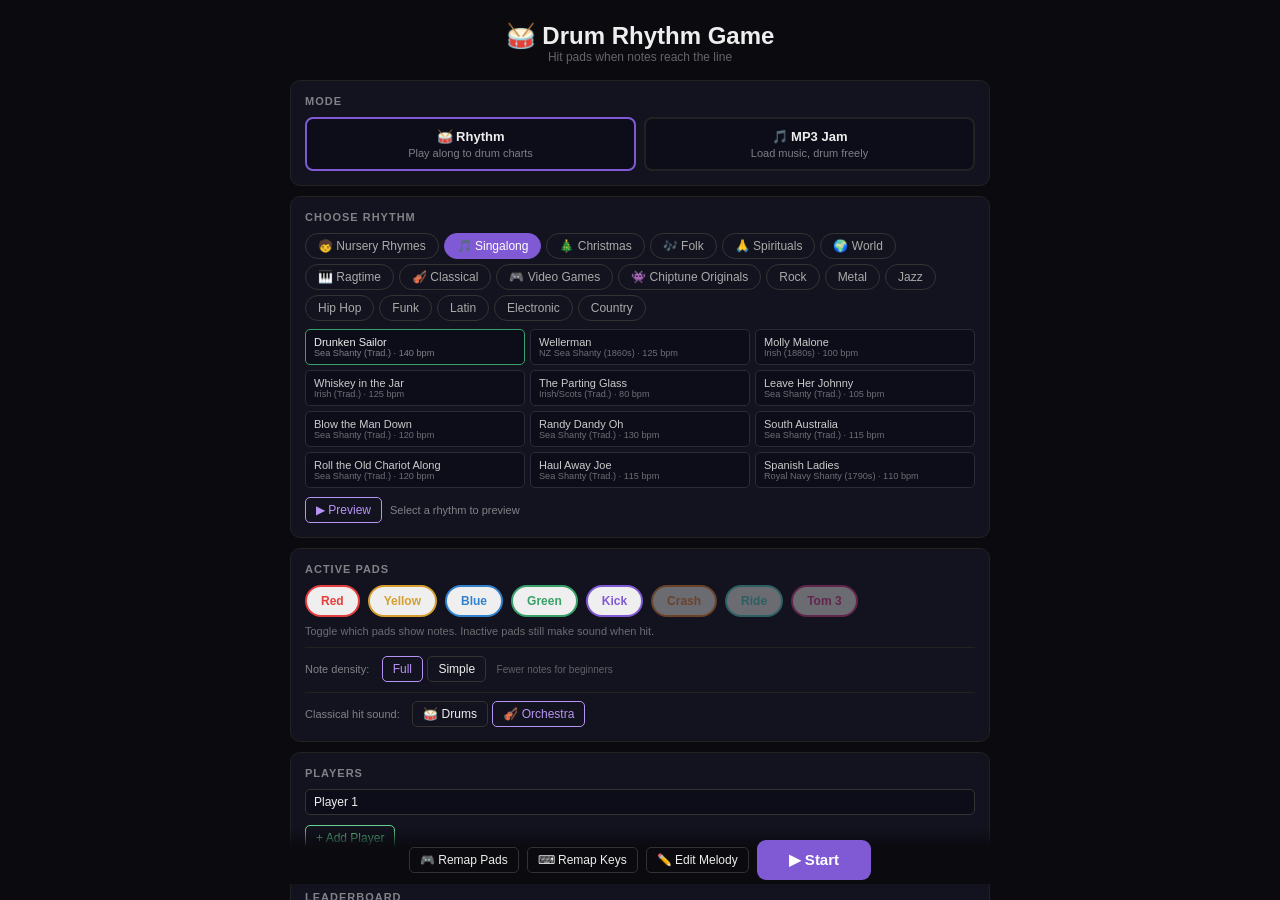
<file: index.html>
<!DOCTYPE html>
<html lang="en">
<head>
<meta charset="UTF-8">
<title>🥁 Drum Rhythm Game</title>
<style>
*{box-sizing:border-box;margin:0;padding:0;}
body{background:#0a0a0f;color:#eee;font-family:sans-serif;height:100vh;display:flex;flex-direction:column;overflow:hidden;}
.screen{display:none;flex-direction:column;align-items:center;width:100%;height:100%;overflow-y:auto;padding:16px;gap:10px;}
.screen.active{display:flex;}
.card{background:#13131f;border:1px solid #222;border-radius:10px;padding:14px;width:100%;max-width:700px;}
.card h2{font-size:11px;opacity:.5;text-transform:uppercase;letter-spacing:1px;margin-bottom:10px;}
.mode-row{display:flex;gap:8px;}
.mode-card{flex:1;padding:10px;border-radius:8px;border:2px solid #222;background:#0d0d1a;cursor:pointer;text-align:center;}
.mode-card.sel{border-color:#805ad5;}
.mode-card h3{font-size:13px;margin-bottom:3px;}
.mode-card p{font-size:11px;opacity:.5;}
.genre-tabs{display:flex;gap:5px;flex-wrap:wrap;margin-bottom:8px;}
.gtab{padding:5px 12px;border-radius:16px;border:1px solid #333;background:transparent;color:#aaa;cursor:pointer;font-size:12px;}
.gtab.active{background:#805ad5;border-color:#805ad5;color:#fff;}
.rgrid{display:grid;grid-template-columns:1fr 1fr 1fr;gap:5px;max-height:160px;overflow-y:auto;}
.rbtn{padding:6px 8px;border-radius:5px;border:1px solid #2a2a3a;background:#0d0d1a;color:#ccc;cursor:pointer;font-size:11px;text-align:left;}
.rbtn.sel{border-color:#38a169;color:#eee;}
.rbtn small{opacity:.5;display:block;}
.pad-toggle{display:flex;gap:8px;flex-wrap:wrap;}
.ptog{padding:7px 14px;border-radius:20px;border:2px solid;cursor:pointer;font-size:12px;font-weight:bold;opacity:.4;transition:opacity .15s;}
.ptog.on{opacity:1;}
.prow{display:flex;gap:6px;align-items:center;margin-bottom:5px;}
.prow input{background:#0d0d1a;border:1px solid #333;border-radius:5px;padding:5px 8px;color:#eee;font-size:12px;flex:1;}
.smbtn{padding:5px 10px;border-radius:5px;border:1px solid #333;background:transparent;color:#eee;cursor:pointer;font-size:12px;}
.smbtn.green{color:#68d391;border-color:#68d391;}
.smbtn.red{color:#fc8181;border-color:#fc8181;}
.smbtn.purple{color:#b794f4;border-color:#b794f4;}
.bigbtn{padding:11px 32px;border-radius:9px;border:none;background:#805ad5;color:#fff;font-size:15px;cursor:pointer;font-weight:bold;}
.bigbtn:hover{background:#9f7aea;}
#hud{padding:7px 12px;background:#111;border-bottom:1px solid #1e1e2e;display:flex;align-items:center;gap:10px;flex-shrink:0;width:100%;}
#hud-title{font-size:12px;font-weight:bold;flex:1;overflow:hidden;text-overflow:ellipsis;white-space:nowrap;}
.hstat{text-align:center;min-width:50px;}.hstat span{font-size:9px;opacity:.5;display:block;}.hstat b{font-size:16px;}
#cwrap{flex:1;position:relative;width:100%;}
canvas{display:block;}
#msg{position:absolute;top:28%;left:50%;transform:translate(-50%,-50%);font-size:28px;font-weight:bold;pointer-events:none;opacity:0;text-shadow:0 0 20px currentColor;white-space:nowrap;}
#cdown{position:absolute;top:40%;left:50%;transform:translate(-50%,-50%);font-size:80px;font-weight:bold;pointer-events:none;opacity:0;color:#fff;}
#pbanner{position:absolute;top:12px;left:50%;transform:translateX(-50%);background:#1a1a2e;border:1px solid #444;border-radius:7px;padding:7px 18px;font-size:13px;opacity:0;pointer-events:none;transition:opacity .3s;}
#ss{padding:16px;}
.stbl{width:100%;max-width:600px;border-collapse:collapse;}
.stbl th{text-align:left;padding:7px 9px;border-bottom:1px solid #222;font-size:11px;opacity:.5;}
.stbl td{padding:7px 9px;border-bottom:1px solid #111;font-size:12px;}
.sticky-start{position:sticky;bottom:0;padding:12px 0 4px;background:linear-gradient(transparent,#0a0a0f 35%);z-index:10;display:flex;gap:8px;justify-content:center;align-items:center;width:100%;max-width:700px;}
#game-controls{display:flex;gap:0;background:#0d0d18;border-bottom:1px solid #1e1e2e;padding:5px 14px;flex-shrink:0;width:100%;align-items:center;justify-content:center;gap:28px;}
.gctrl-label{display:flex;align-items:center;gap:8px;cursor:default;}
.gctrl-icon{font-size:16px;}
.gctrl-name{font-size:11px;color:#aaa;min-width:44px;}
.gctrl-slider{width:140px;height:6px;accent-color:#805ad5;cursor:pointer;}
.gctrl-val{font-size:13px;font-weight:bold;color:#b794f4;min-width:40px;text-align:right;}
#pause-overlay{display:none;position:absolute;top:0;left:0;width:100%;height:100%;background:rgba(0,0,0,0.8);z-index:20;flex-direction:column;align-items:center;justify-content:center;gap:16px;}
#pause-overlay.show{display:flex;}
#pause-overlay h2{font-size:28px;color:#fff;}
#remap-overlay,#keyremap-overlay{display:none;position:fixed;top:0;left:0;width:100%;height:100%;background:rgba(0,0,0,0.9);z-index:30;flex-direction:column;align-items:center;justify-content:center;gap:16px;}
#remap-overlay.show,#keyremap-overlay.show{display:flex;}
#remap-prompt,#keyremap-prompt{font-size:20px;font-weight:bold;text-align:center;}
#remap-status,#keyremap-status{font-size:13px;opacity:.5;text-align:center;}
</style>
</head>
<body>

<!-- MENU -->
<div class="screen active" id="sm">
  <div style="text-align:center;padding:6px 0"><h1 style="font-size:24px">🥁 Drum Rhythm Game</h1><p style="opacity:.4;font-size:12px">Hit pads when notes reach the line</p></div>

  <div class="card">
    <h2>Mode</h2>
    <div class="mode-row">
      <div class="mode-card sel" id="mc-b" onclick="setMode('builtin')"><h3>🥁 Rhythm</h3><p>Play along to drum charts</p></div>
      <div class="mode-card" id="mc-m" onclick="setMode('mp3')"><h3>🎵 MP3 Jam</h3><p>Load music, drum freely</p></div>
    </div>
  </div>

  <div class="card" id="rc">
    <h2>Choose Rhythm</h2>
    <div class="genre-tabs" id="gtabs"></div>
    <div class="rgrid" id="rgrid"></div>
    <div style="display:flex;gap:8px;align-items:center;margin-top:8px;">
      <button class="smbtn purple" id="pvbtn" onclick="togglePreview()">▶ Preview</button>
      <span id="pvlbl" style="font-size:11px;opacity:.5">Select a rhythm to preview</span>
    </div>
  </div>

  <div class="card" id="mc-mp3" style="display:none">
    <h2>Load MP3</h2>
    <div style="display:flex;gap:8px;align-items:center">
      <button class="smbtn" onclick="document.getElementById('fi').click()">📂 Browse</button>
      <span id="mp3n" style="font-size:12px;opacity:.5">No file</span>
      <input type="file" id="fi" accept="audio/*" style="display:none">
    </div>
  </div>

  <div class="card">
    <h2>Active Pads</h2>
    <div class="pad-toggle" id="pad-toggles"></div>
    <p style="font-size:11px;opacity:.4;margin-top:8px">Toggle which pads show notes. Inactive pads still make sound when hit.</p>
    <div style="margin-top:10px;padding-top:8px;border-top:1px solid #222;">
      <span style="font-size:11px;opacity:.5;margin-right:8px;">Note density:</span>
      <button class="smbtn" id="density-full" onclick="setSimpleMode(false)">Full</button>
      <button class="smbtn" id="density-simple" onclick="setSimpleMode(true)">Simple</button>
      <span style="font-size:10px;opacity:.35;margin-left:6px;" id="density-hint">Fewer notes for beginners</span>
    </div>
    <div id="hitmode-toggle" style="display:none;margin-top:10px;padding-top:8px;border-top:1px solid #222;">
      <span style="font-size:11px;opacity:.5;margin-right:8px;">Classical hit sound:</span>
      <button class="smbtn" id="hitmode-drums" onclick="setHitMode('drums')">🥁 Drums</button>
      <button class="smbtn purple" id="hitmode-orch" onclick="setHitMode('orchestra')">🎻 Orchestra</button>
    </div>
  </div>

  <div class="card">
    <h2>Players</h2>
    <div id="plist"></div>
    <button class="smbtn green" onclick="addPlayer()" style="margin-top:5px">+ Add Player</button>
  </div>

  <div class="card">
    <h2>Leaderboard</h2>
    <div id="mlb" style="font-size:12px;opacity:.5">No scores yet.</div>
    <div style="display:flex;gap:6px;margin-top:8px">
      <button class="smbtn" onclick="goScores()">View All</button>
      <button class="smbtn red" onclick="confirmReset()">Reset All Data</button>
    </div>
  </div>

  <div class="card">
    <h2>Settings</h2>
    <div style="display:flex;gap:16px;flex-wrap:wrap;align-items:center;">
      <label style="font-size:12px;display:flex;align-items:center;gap:6px;">Speed: <input type="range" min="50" max="150" value="100" step="5" id="speed-slider" oninput="setSpeed(this.value)"><span id="speed-val" style="font-size:11px;min-width:32px">100%</span></label>
      <label style="font-size:12px;display:flex;align-items:center;gap:6px;">Volume: <input type="range" min="0" max="150" value="100" step="5" id="vol-slider" oninput="setVolume(this.value)"><span id="vol-val" style="font-size:11px;min-width:32px">100%</span></label>
      <button class="smbtn" onclick="resetSettings()" style="font-size:11px;">Reset</button>
    </div>
  </div>

  <div class="sticky-start">
    <button class="smbtn" onclick="startRemap()">🎮 Remap Pads</button>
    <button class="smbtn" onclick="startKeyRemap()">⌨ Remap Keys</button>
    <button class="smbtn" id="edit-btn" onclick="openEditor()" style="display:none;">✏️ Edit Melody</button>
    <button class="bigbtn" onclick="startGame()">▶ Start</button>
  </div>
</div>

<!-- GAME -->
<div class="screen" id="sg" style="padding:0;">
  <div id="hud">
    <button class="smbtn" onclick="goMenu()">← Menu</button>
    <button class="smbtn" onclick="togglePause()" id="pause-btn">⏸</button>
    <div id="hud-title">-</div>
    <div class="hstat"><span>Score</span><b id="hs">0</b></div>
    <div class="hstat"><span>Streak</span><b id="hst">0</b></div>
    <div class="hstat"><span>Acc</span><b id="ha">-</b></div>
    <div class="hstat"><span>Player</span><b id="hp">-</b></div>
    <span id="gpd" style="font-size:10px;opacity:.4;margin-left:auto">No gamepad</span>
  </div>
  <div id="game-controls">
    <label class="gctrl-label">
      <span class="gctrl-icon">🔊</span>
      <span class="gctrl-name">Volume</span>
      <input type="range" min="0" max="150" value="100" step="5" id="hud-vol" class="gctrl-slider" oninput="setVolume(this.value);document.getElementById('vol-slider').value=this.value">
      <span class="gctrl-val" id="hud-vol-val">100%</span>
    </label>
  </div>
  <div id="cwrap">
    <canvas id="c"></canvas><div id="msg"></div><div id="cdown"></div><div id="pbanner"></div>
    <div id="pause-overlay"><h2>PAUSED</h2><button class="bigbtn" onclick="togglePause()">▶ Resume</button><button class="smbtn" onclick="goMenu()">← Back to Menu</button></div>
  </div>
</div>

<!-- REMAP (gamepad) -->
<div id="remap-overlay"><div id="remap-prompt"></div><div id="remap-status"></div><button class="smbtn red" onclick="cancelRemap()">Cancel</button></div>
<!-- REMAP (keyboard) -->
<div id="keyremap-overlay"><div id="keyremap-prompt"></div><div id="keyremap-status"></div><button class="smbtn red" onclick="cancelKeyRemap()">Cancel</button></div>

<!-- SCORES -->
<div class="screen" id="ss" style="padding:16px;">
  <div style="width:100%;max-width:600px">
    <div style="display:flex;justify-content:space-between;align-items:center;margin-bottom:12px">
      <h2>🏆 Leaderboard</h2>
      <div style="display:flex;gap:6px">
        <button class="smbtn red" onclick="clearScores()">Clear</button>
        <button class="smbtn" onclick="goMenu()">← Back</button>
      </div>
    </div>
    <table class="stbl"><thead><tr><th></th><th>Player</th><th>Rhythm</th><th>Score</th><th>Acc</th><th>Streak</th><th>Date</th></tr></thead>
    <tbody id="stbody"></tbody></table>
  </div>
</div>

<!-- EDITOR -->
<div class="screen" id="sed" style="padding:0;overflow:hidden;">
  <div id="ed-toolbar" style="display:flex;align-items:center;gap:8px;padding:6px 12px;background:#13131f;border-bottom:1px solid #333;flex-wrap:wrap;">
    <button class="smbtn" onclick="closeEditor()">← Back</button>
    <span id="ed-title" style="font-weight:bold;color:#ccc;margin-right:8px;">Editing: —</span>
    <label style="color:#aaa;font-size:12px;">BPM: <input type="number" id="ed-bpm" value="120" min="30" max="300" style="width:55px;background:#1a1a2e;color:#fff;border:1px solid #444;padding:2px 4px;border-radius:3px;" onchange="edUpdateBpm()"></label>
    <label style="color:#aaa;font-size:12px;">Time: <select id="ed-timesig" style="background:#1a1a2e;color:#fff;border:1px solid #444;padding:2px;border-radius:3px;font-size:12px;" onchange="edUpdateTimeSig()"><option>4/4</option><option>3/4</option><option>2/4</option><option>6/8</option><option>9/8</option><option>5/4</option><option>7/8</option><option>12/8</option></select></label>
    <label style="color:#aaa;font-size:12px;">Zoom: <input type="range" id="ed-zoom" min="20" max="200" value="80" style="width:80px;" oninput="edDraw()"></label>
    <button class="smbtn" onclick="edGoToStart()" title="Scroll to start and reset play-from marker (Home key)">⏮ Start</button>
    <button class="smbtn" onclick="edPreview()" id="ed-pv-btn">▶ Preview</button>
    <button class="smbtn" onclick="edSave()" style="background:#38a169;">💾 Save</button>
    <button class="smbtn" onclick="edExport()">📋 Copy JSON</button>
    <button class="smbtn" onclick="edTogglePitch()" id="ed-pitch-btn">♪ Pitch</button>
    <button class="smbtn" onclick="edToggleCode()" id="ed-code-btn">{} Code</button>
    <button class="smbtn" onclick="edToggleImport()">📥 Import</button>
    <button class="smbtn red" onclick="edReset()">↺ Reset</button>
    <button class="smbtn" onclick="edDownloadAllEdits()" title="Download all edits as a JSON file">⬇ Edits File</button>
    <button class="smbtn" onclick="document.getElementById('ed-load-file').click()" title="Load edits from a JSON file">⬆ Load Edits</button>
    <input type="file" id="ed-load-file" accept=".json" style="display:none" onchange="edLoadEditsFile(event)">
    <button class="smbtn" onclick="edBakeIntoHtml()" style="background:#805ad5;" title="Download index.html with all edits embedded">📦 Bake into HTML</button>
    <span id="ed-status" style="color:#888;font-size:11px;margin-left:auto;"></span>
  </div>
  <div id="ed-help" style="padding:4px 12px;background:#0d0d18;color:#666;font-size:11px;border-bottom:1px solid #222;">
    Click=select | Dbl-click=add note | Drag=move | Drag edge=resize | 1-5=note value | Shift+↑↓=pitch | ↑↓=lane | ←→=nudge time | D=+dur | Shift+D=-dur | Shift+drag=select range | Ctrl+C/V=copy/paste | Del=delete | Scroll=pan | Click header=set start | Dbl-click header=play from there
    <span id="ed-mode-label" style="margin-left:12px;color:#805ad5;"></span>
  </div>
  <!-- Note Properties Panel (appears when a note is selected) -->
  <div id="ed-note-panel" style="display:none;padding:6px 12px;background:#0d0d18;border-bottom:1px solid #333;flex-shrink:0;">
    <div style="display:flex;gap:12px;align-items:center;flex-wrap:wrap;">
      <span style="color:#aaa;font-size:12px;font-weight:bold;">Selected Note:</span>
      <label style="color:#aaa;font-size:12px;">Pitch:
        <input type="text" id="ed-note-pitch" placeholder="e.g. C4, D#5, Bb3" style="width:70px;background:#1a1a2e;color:#ff0;border:1px solid #444;padding:2px 4px;border-radius:3px;font-family:monospace;font-size:12px;" onchange="edSetPitch(this.value)">
      </label>
      <label style="color:#aaa;font-size:12px;">Duration:
        <select id="ed-note-dur" style="background:#1a1a2e;color:#fff;border:1px solid #444;padding:2px;border-radius:3px;font-size:12px;" onchange="edSetDuration(this.value)">
          <option value="0">— (instant)</option>
          <option value="whole">𝅝 Whole</option>
          <option value="dotted-half">𝅗𝅥. Dotted Half</option>
          <option value="half">𝅗𝅥 Half</option>
          <option value="dotted-quarter">♩. Dotted Quarter</option>
          <option value="quarter">♩ Quarter</option>
          <option value="dotted-eighth">♪. Dotted Eighth</option>
          <option value="eighth">♪ Eighth</option>
          <option value="sixteenth">♬ Sixteenth</option>
          <option value="32nd">♬♬ 32nd</option>
        </select>
      </label>
      <label style="color:#aaa;font-size:12px;">Lane:
        <select id="ed-note-lane" style="background:#1a1a2e;color:#fff;border:1px solid #444;padding:2px;border-radius:3px;font-size:12px;" onchange="edSetLane(this.value)">
          <option value="0" style="color:#e53e3e">0 - Red</option>
          <option value="1" style="color:#d69e2e">1 - Yellow</option>
          <option value="2" style="color:#3182ce">2 - Blue</option>
          <option value="3" style="color:#38a169">3 - Green</option>
          <option value="4" style="color:#805ad5">4 - Kick</option>
        </select>
      </label>
      <span id="ed-note-info" style="color:#666;font-size:11px;font-family:monospace;"></span>
    </div>
  </div>
  <div id="ed-code-panel" style="display:none;padding:8px 12px;background:#0a0a14;border-bottom:1px solid #333;overflow-y:auto;flex-shrink:0;max-height:45vh;">
    <div style="display:flex;justify-content:space-between;align-items:center;margin-bottom:4px;">
      <span style="color:#888;font-size:11px;">JavaScript — edit and click "Apply Code" to update the timeline. Drag bottom edge to resize.</span>
      <button class="smbtn" onclick="edApplyCode()" style="font-size:11px;">Apply Code</button>
    </div>
    <textarea id="ed-code" style="width:100%;height:180px;min-height:60px;background:#111;color:#8f8;font-family:monospace;font-size:11px;border:1px solid #333;padding:4px;resize:vertical;" spellcheck="false"></textarea>
  </div>
  <div id="ed-import-panel" style="display:none;padding:8px 12px;background:#0a0a14;border-bottom:1px solid #333;">
    <div style="display:flex;gap:8px;align-items:center;flex-wrap:wrap;">
      <span style="color:#888;font-size:11px;">Paste JSON array of {t,l} notes or drag a .json file:</span>
      <textarea id="ed-import-text" style="width:100%;height:60px;background:#111;color:#ff8;font-family:monospace;font-size:11px;border:1px solid #333;padding:4px;resize:vertical;" placeholder='[{"t":0,"l":0},{"t":0.5,"l":1}]'></textarea>
      <button class="smbtn" onclick="edDoImport()" style="background:#3182ce;">Import</button>
      <button class="smbtn" onclick="edImportMIDI()">MIDI File</button>
      <input type="file" id="ed-midi-file" accept=".mid,.midi,.json" style="display:none;" onchange="edHandleFile(event)">
      <span id="ed-import-status" style="color:#888;font-size:11px;"></span>
    </div>
  </div>
  <canvas id="ed-canvas" style="display:block;width:100%;flex:1;min-height:200px;cursor:crosshair;align-self:stretch;"></canvas>
</div>

<script>
// ── BAKED EDITS (auto-populated by "Bake into HTML") ──
var BAKED_EDITS = {};
// ── END BAKED EDITS ──

// ── LANE DEFINITIONS ──────────────────────────────────
const LANES=[
  {label:"Red",   color:"#e53e3e",key:"f", type:"tom"},
  {label:"Yellow",color:"#d69e2e",key:"g", type:"snare"},
  {label:"Blue",  color:"#3182ce",key:"h", type:"hihat"},
  {label:"Green", color:"#38a169",key:"j", type:"tom2"},
  {label:"Kick",  color:"#805ad5",key:" ", type:"kick"},
  {label:"Crash", color:"#ed8936",key:"d", type:"crash"},
  {label:"Ride",  color:"#4fd1c5",key:"k", type:"ride"},
  {label:"Tom 3", color:"#d53f8c",key:"l", type:"tom3"},
];

// which pads are active (show notes) — all on by default
let activePads=[true,true,true,true,true,false,false,false];
// Simple mode — thins out notes, keeping only strong beats
let simpleMode=false;

// ── RHYTHMS ───────────────────────────────────────────
// Every pattern now uses ALL 5 lanes (0=Red/tom, 1=Yellow/snare, 2=Blue/hihat, 3=Green/tom2, 4=Kick)
// t = beat offset within a 4-beat bar
const GENRES={
 Rock:[
  {n:"Basic Rock",bpm:90,bars:8,p:[
    {t:0,l:4},{t:0,l:2},{t:.5,l:2},{t:1,l:1},{t:1,l:2},{t:1.5,l:2},
    {t:2,l:4},{t:2,l:2},{t:2.5,l:2},{t:3,l:1},{t:3,l:2},{t:3.5,l:2}]},
  {n:"Classic Rock",bpm:110,bars:8,p:[
    {t:0,l:4},{t:0,l:2},{t:.5,l:2},{t:1,l:1},{t:1.5,l:2},
    {t:2,l:4},{t:2.5,l:2},{t:3,l:1},{t:3,l:0},{t:3.5,l:2}]},
  {n:"Punk Rock",bpm:160,bars:8,p:[
    {t:0,l:4},{t:0,l:2},{t:.5,l:2},{t:1,l:1},{t:1,l:2},{t:1.5,l:2},
    {t:2,l:4},{t:2.5,l:4},{t:2.5,l:2},{t:3,l:1},{t:3.25,l:0},{t:3.5,l:2}]},
  {n:"Arena Rock",bpm:120,bars:8,p:[
    {t:0,l:4},{t:0,l:2},{t:.5,l:2},{t:1,l:1},{t:1,l:3},{t:1.5,l:2},
    {t:2,l:4},{t:2,l:2},{t:2.5,l:2},{t:3,l:1},{t:3,l:0},{t:3.5,l:2}]},
  {n:"Hard Rock",bpm:140,bars:8,p:[
    {t:0,l:4},{t:0,l:2},{t:.5,l:2},{t:1,l:1},{t:1.5,l:3},
    {t:2,l:4},{t:2,l:2},{t:2.5,l:2},{t:3,l:0},{t:3.25,l:1},{t:3.5,l:3},{t:3.75,l:0}]},
  {n:"Indie Rock",bpm:100,bars:8,p:[
    {t:0,l:4},{t:0,l:2},{t:.75,l:3},{t:1,l:1},{t:1.5,l:2},
    {t:2,l:4},{t:2,l:2},{t:2.75,l:0},{t:3,l:1},{t:3.5,l:2}]},
  {n:"Rock Shuffle",bpm:100,bars:8,p:[
    {t:0,l:4},{t:0,l:2},{t:.67,l:2},{t:1,l:1},{t:1,l:3},{t:1.67,l:2},
    {t:2,l:4},{t:2,l:2},{t:2.67,l:2},{t:3,l:1},{t:3,l:0},{t:3.67,l:2}]},
  {n:"Power Ballad",bpm:72,bars:8,p:[
    {t:0,l:4},{t:0,l:2},{t:1,l:1},{t:1.5,l:3},
    {t:2,l:4},{t:2,l:2},{t:2.5,l:2},{t:3,l:1},{t:3.5,l:0}]},
  {n:"Half Time",bpm:95,bars:8,p:[
    {t:0,l:4},{t:0,l:2},{t:.5,l:2},{t:1,l:2},{t:1.5,l:3},
    {t:2,l:1},{t:2,l:2},{t:2.5,l:2},{t:3,l:2},{t:3.5,l:0}]},
  {n:"Tom Heavy",bpm:105,bars:8,p:[
    {t:0,l:4},{t:.5,l:3},{t:1,l:1},{t:1.5,l:0},
    {t:2,l:4},{t:2.5,l:3},{t:3,l:1},{t:3.5,l:0}]},
  {n:"Stadium Rock",bpm:118,bars:8,p:[
    {t:0,l:4},{t:0,l:2},{t:.5,l:2},{t:1,l:1},{t:1,l:3},{t:1.5,l:2},
    {t:2,l:4},{t:2,l:2},{t:2.5,l:0},{t:3,l:1},{t:3,l:0},{t:3.5,l:2}]},
  {n:"Garage Rock",bpm:145,bars:8,p:[
    {t:0,l:4},{t:.5,l:2},{t:1,l:1},{t:1.5,l:3},
    {t:2,l:4},{t:2.5,l:2},{t:3,l:1},{t:3.5,l:0}]},
  {n:"Post Rock",bpm:80,bars:8,p:[
    {t:0,l:4},{t:1,l:1},{t:1.5,l:3},
    {t:2,l:4},{t:2,l:2},{t:2.5,l:2},{t:3,l:1},{t:3,l:0},{t:3.5,l:2}]},
  {n:"Glam Rock",bpm:130,bars:8,p:[
    {t:0,l:4},{t:0,l:2},{t:.5,l:0},{t:.75,l:2},{t:1,l:1},{t:1.5,l:3},
    {t:2,l:4},{t:2,l:2},{t:2.5,l:0},{t:3,l:1},{t:3.5,l:2}]},
  {n:"Rock Fill",bpm:110,bars:4,p:[
    {t:0,l:4},{t:.5,l:3},{t:1,l:2},{t:1.5,l:1},
    {t:2,l:0},{t:2.25,l:1},{t:2.5,l:2},{t:2.75,l:3},{t:3,l:4},{t:3.5,l:0}]},
 ],
 Metal:[
  {n:"Basic Metal",bpm:160,bars:8,p:[
    {t:0,l:4},{t:.25,l:4},{t:0,l:2},{t:.5,l:2},{t:1,l:1},{t:1,l:3},
    {t:1.25,l:4},{t:1.5,l:2},{t:2,l:4},{t:2.25,l:4},{t:2,l:2},
    {t:2.5,l:0},{t:3,l:1},{t:3,l:4},{t:3.5,l:2}]},
  {n:"Double Bass",bpm:155,bars:8,p:[
    {t:0,l:4},{t:.25,l:4},{t:.5,l:4},{t:.75,l:4},{t:1,l:1},{t:1,l:0},
    {t:1.25,l:4},{t:1.5,l:4},{t:1.75,l:4},{t:2,l:4},{t:2.25,l:4},
    {t:2.5,l:4},{t:2.75,l:4},{t:3,l:1},{t:3,l:3},{t:3.5,l:2}]},
  {n:"Thrash",bpm:190,bars:8,p:[
    {t:0,l:4},{t:.5,l:4},{t:1,l:1},{t:1,l:0},{t:1.5,l:4},
    {t:2,l:4},{t:2.5,l:3},{t:3,l:1},{t:3.5,l:4}]},
  {n:"Groove Metal",bpm:120,bars:8,p:[
    {t:0,l:4},{t:0,l:2},{t:.75,l:0},{t:1,l:1},{t:1.5,l:3},
    {t:1.75,l:2},{t:2,l:4},{t:2,l:2},{t:2.75,l:0},{t:3,l:1},{t:3.5,l:3}]},
  {n:"Doom Metal",bpm:55,bars:8,p:[
    {t:0,l:4},{t:0,l:2},{t:1,l:1},{t:1.5,l:3},
    {t:2,l:4},{t:2,l:2},{t:3,l:1},{t:3.5,l:0}]},
  {n:"Nu Metal",bpm:100,bars:8,p:[
    {t:0,l:4},{t:.75,l:0},{t:1,l:1},{t:1.5,l:3},
    {t:2,l:4},{t:2.25,l:4},{t:2.5,l:1},{t:3.25,l:0},{t:3.5,l:2}]},
  {n:"Power Metal",bpm:175,bars:8,p:[
    {t:0,l:4},{t:0,l:2},{t:.5,l:0},{t:.5,l:2},{t:1,l:1},{t:1,l:3},
    {t:1.5,l:4},{t:1.5,l:2},{t:2,l:4},{t:2,l:2},{t:2.5,l:0},{t:3,l:1},{t:3.5,l:2}]},
  {n:"Metalcore",bpm:150,bars:8,p:[
    {t:0,l:4},{t:.5,l:0},{t:1,l:1},{t:1,l:2},{t:1.5,l:3},
    {t:2,l:4},{t:2.25,l:4},{t:2.5,l:1},{t:3,l:0},{t:3.5,l:2}]},
  {n:"Prog Metal",bpm:130,bars:8,p:[
    {t:0,l:4},{t:.5,l:2},{t:1,l:1},{t:1.25,l:3},
    {t:1.5,l:2},{t:2,l:4},{t:2.75,l:0},{t:3,l:1},{t:3,l:2},{t:3.5,l:3},{t:3.75,l:0}]},
  {n:"Industrial",bpm:140,bars:8,p:[
    {t:0,l:4},{t:0,l:2},{t:.5,l:0},{t:1,l:1},{t:1,l:2},
    {t:1.5,l:4},{t:1.5,l:2},{t:2,l:4},{t:2,l:2},{t:2.5,l:3},{t:3,l:1},{t:3.5,l:2}]},
  {n:"Sludge",bpm:65,bars:8,p:[
    {t:0,l:4},{t:0,l:2},{t:.75,l:0},{t:1.5,l:1},{t:1.5,l:3},
    {t:2,l:4},{t:2.75,l:2},{t:3,l:0},{t:3.5,l:1}]},
  {n:"Death Metal",bpm:185,bars:8,p:[
    {t:0,l:4},{t:.25,l:0},{t:.5,l:1},{t:.75,l:3},{t:1,l:4},
    {t:1.25,l:1},{t:1.5,l:0},{t:1.75,l:4},{t:2,l:1},{t:2.25,l:3},
    {t:2.5,l:4},{t:2.75,l:0},{t:3,l:4},{t:3.5,l:1}]},
  {n:"Blast Beat",bpm:200,bars:4,p:[
    {t:0,l:4},{t:0,l:1},{t:.25,l:4},{t:.25,l:2},{t:.5,l:4},{t:.5,l:1},
    {t:.75,l:4},{t:.75,l:3},{t:1,l:4},{t:1,l:0}]},
  {n:"Breakdown",bpm:90,bars:4,p:[
    {t:0,l:4},{t:.5,l:0},{t:.75,l:4},{t:1,l:1},{t:1.5,l:3},
    {t:1.75,l:4},{t:2,l:4},{t:2.5,l:0},{t:2.75,l:1},{t:3,l:3},{t:3.5,l:4}]},
  {n:"Black Metal",bpm:210,bars:4,p:[
    {t:0,l:4},{t:0,l:2},{t:.25,l:0},{t:.25,l:2},{t:.5,l:1},{t:.5,l:4},
    {t:.75,l:3},{t:.75,l:2},{t:1,l:4},{t:1,l:0}]},
 ],
 Jazz:[
  {n:"Jazz Ride",bpm:120,bars:8,p:[
    {t:0,l:3},{t:.67,l:3},{t:1,l:3},{t:1,l:1},{t:1.67,l:3},
    {t:2,l:4},{t:2,l:3},{t:2.67,l:0},{t:3,l:3},{t:3,l:1},{t:3.67,l:3}]},
  {n:"Slow Swing",bpm:75,bars:8,p:[
    {t:0,l:4},{t:.67,l:3},{t:1,l:1},{t:1.5,l:0},{t:1.67,l:3},
    {t:2,l:4},{t:2.67,l:3},{t:3,l:1},{t:3.67,l:3}]},
  {n:"Bebop",bpm:200,bars:8,p:[
    {t:0,l:3},{t:.67,l:3},{t:1,l:3},{t:1,l:1},{t:1.67,l:3},
    {t:2,l:1},{t:2,l:3},{t:2.67,l:0},{t:3,l:3},{t:3.67,l:3}]},
  {n:"Jazz Waltz",bpm:140,bars:8,p:[
    {t:0,l:4},{t:0,l:3},{t:.67,l:3},{t:1,l:3},{t:1.67,l:3},
    {t:2,l:1},{t:2,l:0},{t:2,l:3},{t:2.67,l:3}]},
  {n:"Bossa Nova",bpm:110,bars:8,p:[
    {t:0,l:4},{t:0,l:3},{t:.75,l:0},{t:1,l:1},{t:1.5,l:3},{t:1.75,l:3},
    {t:2,l:4},{t:2,l:3},{t:2.75,l:3},{t:3,l:1},{t:3.5,l:0}]},
  {n:"Cool Jazz",bpm:95,bars:8,p:[
    {t:0,l:4},{t:.5,l:3},{t:1,l:1},{t:1.5,l:0},{t:1.5,l:3},
    {t:2,l:3},{t:2.5,l:4},{t:3,l:1},{t:3.5,l:3}]},
  {n:"Fusion",bpm:135,bars:8,p:[
    {t:0,l:4},{t:.25,l:2},{t:.5,l:3},{t:1,l:1},{t:1,l:0},
    {t:1.25,l:4},{t:1.5,l:2},{t:2,l:3},{t:2.75,l:1},{t:3,l:0},{t:3.5,l:3}]},
  {n:"Jazz Shuffle",bpm:105,bars:8,p:[
    {t:0,l:4},{t:.67,l:3},{t:1,l:1},{t:1.33,l:0},{t:1.67,l:3},
    {t:2,l:4},{t:2.67,l:3},{t:3,l:1},{t:3.67,l:3}]},
  {n:"Afro-Cuban",bpm:115,bars:8,p:[
    {t:0,l:4},{t:.5,l:3},{t:.75,l:0},{t:1,l:1},{t:1.5,l:4},
    {t:1.75,l:3},{t:2,l:3},{t:2.5,l:0},{t:3,l:1},{t:3.25,l:3},{t:3.75,l:4}]},
  {n:"New Orleans",bpm:100,bars:8,p:[
    {t:0,l:4},{t:.67,l:2},{t:1,l:1},{t:1.33,l:0},{t:1.67,l:2},
    {t:2,l:4},{t:2.33,l:2},{t:2.67,l:0},{t:3,l:1},{t:3.33,l:2}]},
  {n:"Hard Bop",bpm:165,bars:8,p:[
    {t:0,l:4},{t:.67,l:3},{t:1,l:1},{t:1,l:0},{t:1.5,l:4},
    {t:1.67,l:3},{t:2,l:3},{t:2.67,l:0},{t:3,l:1},{t:3,l:4},{t:3.67,l:3}]},
  {n:"Modal Jazz",bpm:115,bars:8,p:[
    {t:0,l:4},{t:.67,l:3},{t:1.33,l:0},{t:2,l:1},{t:2,l:4},
    {t:2.67,l:3},{t:3.33,l:0}]},
  {n:"Jazz Ballad",bpm:60,bars:8,p:[
    {t:0,l:4},{t:.67,l:3},{t:1,l:1},{t:1.5,l:0},
    {t:2,l:4},{t:2.67,l:3},{t:3,l:1}]},
  {n:"Post-Bop",bpm:155,bars:8,p:[
    {t:0,l:3},{t:.5,l:0},{t:.67,l:3},{t:1,l:1},{t:1.33,l:3},
    {t:1.67,l:4},{t:2,l:3},{t:2.33,l:0},{t:2.67,l:1},{t:3,l:3},{t:3.5,l:4}]},
  {n:"Medium Swing",bpm:130,bars:8,p:[
    {t:0,l:4},{t:.67,l:3},{t:1,l:1},{t:1,l:0},{t:1.67,l:3},
    {t:2,l:4},{t:2.67,l:3},{t:3,l:1},{t:3.67,l:3}]},
 ],
 "Hip Hop":[
  {n:"Boom Bap",bpm:90,bars:8,p:[
    {t:0,l:4},{t:.5,l:2},{t:1,l:1},{t:1.5,l:2},{t:1.75,l:0},
    {t:2,l:4},{t:2.25,l:3},{t:2.5,l:2},{t:3,l:1},{t:3.5,l:2}]},
  {n:"Trap",bpm:140,bars:8,p:[
    {t:0,l:4},{t:.25,l:0},{t:.5,l:4},{t:1,l:1},{t:1.5,l:2},{t:1.75,l:2},
    {t:2,l:4},{t:2.25,l:3},{t:3,l:1},{t:3.5,l:2},{t:3.75,l:4}]},
  {n:"Lo-Fi",bpm:75,bars:8,p:[
    {t:0,l:4},{t:.5,l:2},{t:1,l:1},{t:1.5,l:0},{t:1.75,l:4},
    {t:2,l:2},{t:2.5,l:3},{t:3,l:1},{t:3.5,l:2}]},
  {n:"Classic Hip Hop",bpm:85,bars:8,p:[
    {t:0,l:4},{t:.5,l:2},{t:.75,l:0},{t:1,l:1},{t:1.5,l:2},
    {t:2,l:4},{t:2.5,l:3},{t:2.75,l:2},{t:3,l:1},{t:3.5,l:2},{t:3.75,l:0}]},
  {n:"East Coast",bpm:88,bars:8,p:[
    {t:0,l:4},{t:.5,l:2},{t:1,l:1},{t:1.5,l:0},{t:1.75,l:4},
    {t:2,l:4},{t:2.5,l:2},{t:3,l:1},{t:3.5,l:3}]},
  {n:"West Coast",bpm:100,bars:8,p:[
    {t:0,l:4},{t:.5,l:2},{t:.75,l:0},{t:1,l:1},{t:1.5,l:3},
    {t:2,l:4},{t:2.5,l:2},{t:3,l:1},{t:3.25,l:0},{t:3.5,l:2}]},
  {n:"Drill",bpm:145,bars:8,p:[
    {t:0,l:4},{t:.25,l:0},{t:.5,l:4},{t:1,l:1},{t:1.25,l:3},
    {t:1.75,l:4},{t:2,l:0},{t:2.5,l:2},{t:3,l:1},{t:3.75,l:4}]},
  {n:"UK Grime",bpm:140,bars:8,p:[
    {t:0,l:4},{t:.5,l:2},{t:1,l:1},{t:1.25,l:0},{t:1.5,l:3},
    {t:2,l:4},{t:2.5,l:2},{t:2.75,l:1},{t:3.5,l:0}]},
  {n:"Jazz Rap",bpm:92,bars:8,p:[
    {t:0,l:4},{t:.67,l:2},{t:1,l:1},{t:1.5,l:0},{t:1.67,l:2},
    {t:2,l:4},{t:2.33,l:3},{t:2.67,l:4},{t:3,l:1},{t:3.67,l:2}]},
  {n:"R&B Hip Hop",bpm:88,bars:8,p:[
    {t:0,l:4},{t:.5,l:2},{t:.75,l:0},{t:1,l:1},{t:1.5,l:3},
    {t:1.75,l:4},{t:2,l:4},{t:2.5,l:2},{t:3,l:1},{t:3.25,l:0},{t:3.5,l:2}]},
  {n:"Crunk",bpm:75,bars:8,p:[
    {t:0,l:4},{t:.5,l:0},{t:1,l:1},{t:1,l:2},{t:1.5,l:3},
    {t:2,l:4},{t:2.5,l:4},{t:3,l:1},{t:3,l:0},{t:3.5,l:4}]},
  {n:"Cloud Rap",bpm:78,bars:8,p:[
    {t:0,l:4},{t:.75,l:2},{t:1,l:1},{t:1.5,l:0},
    {t:2,l:3},{t:3,l:1},{t:3.5,l:4}]},
  {n:"Gangsta",bpm:95,bars:8,p:[
    {t:0,l:4},{t:.75,l:0},{t:1,l:1},{t:1.5,l:3},
    {t:2,l:4},{t:2.5,l:4},{t:3,l:1},{t:3.75,l:0}]},
  {n:"Freestyle",bpm:95,bars:8,p:[
    {t:0,l:4},{t:.5,l:2},{t:1,l:1},{t:1.25,l:0},{t:1.5,l:3},
    {t:2,l:4},{t:2.25,l:0},{t:2.5,l:2},{t:3,l:1},{t:3.5,l:3},{t:3.75,l:4}]},
  {n:"Chopped",bpm:60,bars:8,p:[
    {t:0,l:4},{t:1,l:1},{t:1.5,l:0},{t:2,l:3},{t:2.5,l:4},{t:3,l:1}]},
 ],
 Funk:[
  {n:"Classic Funk",bpm:98,bars:8,p:[
    {t:0,l:4},{t:0,l:2},{t:.25,l:0},{t:.5,l:2},{t:.75,l:1},
    {t:1,l:2},{t:1.5,l:3},{t:1.75,l:2},{t:2,l:4},{t:2,l:2},
    {t:2.5,l:1},{t:2.75,l:0},{t:3,l:4},{t:3.5,l:2}]},
  {n:"Funk Pocket",bpm:95,bars:8,p:[
    {t:0,l:4},{t:.5,l:2},{t:.75,l:0},{t:1,l:1},{t:1.5,l:3},
    {t:2,l:4},{t:2.25,l:0},{t:2.5,l:2},{t:3,l:1},{t:3.5,l:3},{t:3.75,l:4}]},
  {n:"Ghost Notes",bpm:95,bars:8,p:[
    {t:0,l:4},{t:0,l:2},{t:.25,l:1},{t:.5,l:2},{t:.75,l:0},
    {t:1,l:1},{t:1.25,l:0},{t:1.5,l:3},{t:2,l:4},{t:2.25,l:0},
    {t:2.5,l:2},{t:3,l:1},{t:3,l:2},{t:3.5,l:0}]},
  {n:"P-Funk",bpm:108,bars:8,p:[
    {t:0,l:4},{t:.25,l:0},{t:.5,l:2},{t:1,l:1},{t:1.25,l:3},
    {t:1.5,l:2},{t:1.75,l:4},{t:2,l:0},{t:2.5,l:2},{t:3,l:1},{t:3.5,l:3},{t:3.75,l:2}]},
  {n:"Disco Funk",bpm:118,bars:8,p:[
    {t:0,l:4},{t:0,l:2},{t:.5,l:0},{t:.5,l:2},{t:1,l:1},{t:1,l:3},
    {t:1.5,l:4},{t:1.5,l:2},{t:2,l:0},{t:2,l:2},{t:2.5,l:4},
    {t:2.5,l:2},{t:3,l:1},{t:3.5,l:3}]},
  {n:"Soul Funk",bpm:85,bars:8,p:[
    {t:0,l:4},{t:.5,l:2},{t:1,l:1},{t:1.5,l:0},
    {t:1.75,l:3},{t:2,l:4},{t:2.5,l:2},{t:3,l:1},{t:3.5,l:0}]},
  {n:"Syncopated",bpm:100,bars:8,p:[
    {t:0,l:4},{t:.25,l:2},{t:.75,l:0},{t:1,l:1},{t:1.25,l:3},
    {t:1.5,l:4},{t:2,l:0},{t:2.25,l:2},{t:2.75,l:3},{t:3,l:1},{t:3.5,l:2}]},
  {n:"Afrobeat",bpm:105,bars:8,p:[
    {t:0,l:4},{t:.5,l:3},{t:.75,l:0},{t:1,l:1},{t:1.25,l:2},
    {t:1.5,l:3},{t:2,l:4},{t:2.5,l:0},{t:3,l:1},{t:3.25,l:3},{t:3.75,l:2}]},
  {n:"Hi-Hat Funk",bpm:100,bars:8,p:[
    {t:0,l:4},{t:0,l:2},{t:.25,l:2},{t:.5,l:0},{t:.75,l:2},
    {t:1,l:1},{t:1.25,l:2},{t:1.5,l:3},{t:1.75,l:4},
    {t:2,l:2},{t:2.5,l:0},{t:3,l:1},{t:3.5,l:2}]},
  {n:"New Orleans",bpm:90,bars:8,p:[
    {t:0,l:4},{t:.5,l:2},{t:.67,l:0},{t:1,l:1},{t:1.5,l:3},
    {t:1.67,l:2},{t:2,l:4},{t:2.5,l:2},{t:2.67,l:0},{t:3,l:1},{t:3.5,l:3}]},
  {n:"Electro Funk",bpm:112,bars:8,p:[
    {t:0,l:4},{t:.5,l:2},{t:1,l:1},{t:1,l:0},{t:1.5,l:3},
    {t:1.5,l:2},{t:2,l:4},{t:2.5,l:2},{t:3,l:1},{t:3,l:0},{t:3.5,l:4}]},
  {n:"Trap Funk",bpm:130,bars:8,p:[
    {t:0,l:4},{t:.25,l:0},{t:.5,l:2},{t:1,l:1},{t:1.5,l:3},
    {t:1.75,l:4},{t:2,l:0},{t:2.5,l:2},{t:3,l:1},{t:3.75,l:4}]},
  {n:"Slow Funk",bpm:72,bars:8,p:[
    {t:0,l:4},{t:.5,l:2},{t:1,l:1},{t:1.5,l:0},
    {t:2,l:3},{t:2.5,l:2},{t:2.75,l:4},{t:3,l:1}]},
  {n:"Funk Breakdown",bpm:88,bars:4,p:[
    {t:0,l:4},{t:.25,l:2},{t:.5,l:0},{t:.75,l:2},{t:1,l:1},
    {t:1.25,l:3},{t:1.5,l:2},{t:1.75,l:4},{t:2,l:0},{t:2.5,l:4},{t:2.75,l:1},{t:3,l:2}]},
  {n:"Sly Groove",bpm:102,bars:8,p:[
    {t:0,l:4},{t:.5,l:2},{t:.75,l:0},{t:1,l:1},{t:1.5,l:3},
    {t:1.75,l:2},{t:2,l:4},{t:2.5,l:0},{t:3,l:1},{t:3.25,l:3},{t:3.75,l:2}]},
 ],
 Latin:[
  {n:"Samba",bpm:130,bars:8,p:[
    {t:0,l:4},{t:0,l:2},{t:.5,l:3},{t:.75,l:0},{t:1,l:1},{t:1,l:2},
    {t:1.5,l:3},{t:1.75,l:4},{t:2,l:0},{t:2,l:2},{t:2.5,l:3},
    {t:2.75,l:3},{t:3,l:1},{t:3.5,l:0}]},
  {n:"Bossa Nova",bpm:110,bars:8,p:[
    {t:0,l:4},{t:0,l:3},{t:.75,l:0},{t:1,l:1},{t:1.5,l:3},
    {t:1.75,l:3},{t:2,l:4},{t:2,l:0},{t:2.75,l:3},{t:3,l:1},{t:3.5,l:0}]},
  {n:"Salsa",bpm:185,bars:8,p:[
    {t:0,l:4},{t:0,l:2},{t:.5,l:0},{t:1,l:1},{t:1.5,l:3},
    {t:2,l:4},{t:2,l:2},{t:2.5,l:0},{t:3,l:2},{t:3.5,l:1}]},
  {n:"Cha Cha",bpm:120,bars:8,p:[
    {t:0,l:4},{t:.5,l:0},{t:1,l:1},{t:1.5,l:2},{t:1.75,l:3},
    {t:2,l:4},{t:2.5,l:0},{t:3,l:1},{t:3.5,l:2},{t:3.75,l:3}]},
  {n:"Reggaeton",bpm:95,bars:8,p:[
    {t:0,l:4},{t:.5,l:0},{t:1,l:1},{t:1,l:2},{t:1.5,l:3},
    {t:2,l:4},{t:2.5,l:4},{t:3,l:1},{t:3,l:0},{t:3.5,l:4}]},
  {n:"Merengue",bpm:150,bars:8,p:[
    {t:0,l:4},{t:0,l:2},{t:.5,l:0},{t:.5,l:2},{t:1,l:1},{t:1,l:2},
    {t:1.5,l:3},{t:2,l:4},{t:2,l:2},{t:2.5,l:0},{t:2.5,l:2},{t:3,l:1},{t:3.5,l:3}]},
  {n:"Cumbia",bpm:120,bars:8,p:[
    {t:0,l:4},{t:.5,l:0},{t:1,l:1},{t:1.5,l:3},
    {t:1.75,l:2},{t:2,l:4},{t:2.5,l:0},{t:3,l:1},{t:3.5,l:3}]},
  {n:"Mambo",bpm:165,bars:8,p:[
    {t:0,l:4},{t:.25,l:0},{t:.5,l:4},{t:.75,l:2},{t:1,l:1},{t:1.5,l:3},
    {t:2,l:4},{t:2.25,l:0},{t:2.75,l:4},{t:3,l:1},{t:3.5,l:3}]},
  {n:"Tango",bpm:65,bars:8,p:[
    {t:0,l:4},{t:0,l:1},{t:.5,l:0},{t:1,l:1},{t:1.5,l:3},
    {t:2,l:4},{t:2,l:1},{t:2.5,l:0},{t:3,l:1}]},
  {n:"Afro-Cuban",bpm:115,bars:8,p:[
    {t:0,l:4},{t:.5,l:3},{t:.75,l:0},{t:1,l:1},{t:1.5,l:4},
    {t:1.75,l:3},{t:2,l:0},{t:2.5,l:4},{t:3,l:1},{t:3.25,l:3},{t:3.75,l:0}]},
  {n:"Flamenco",bpm:140,bars:8,p:[
    {t:0,l:4},{t:.33,l:3},{t:.67,l:0},{t:1,l:1},{t:1.33,l:3},
    {t:1.67,l:4},{t:2,l:0},{t:2.33,l:3},{t:2.67,l:1},{t:3,l:4},{t:3.33,l:0}]},
  {n:"Bolero",bpm:72,bars:8,p:[
    {t:0,l:4},{t:.67,l:3},{t:1,l:1},{t:1.33,l:0},{t:1.67,l:3},
    {t:2,l:4},{t:2.67,l:3},{t:3,l:1},{t:3.67,l:0}]},
  {n:"Baiao",bpm:110,bars:8,p:[
    {t:0,l:4},{t:.5,l:2},{t:.75,l:0},{t:1,l:1},{t:1.5,l:3},
    {t:1.75,l:4},{t:2,l:0},{t:2.5,l:2},{t:3,l:1},{t:3.25,l:3},{t:3.5,l:0}]},
  {n:"Son Cubano",bpm:100,bars:8,p:[
    {t:0,l:4},{t:.5,l:3},{t:1,l:1},{t:1.5,l:0},
    {t:1.75,l:4},{t:2,l:0},{t:2.5,l:3},{t:3,l:1},{t:3.5,l:3}]},
  {n:"Timba",bpm:175,bars:8,p:[
    {t:0,l:4},{t:.25,l:0},{t:.5,l:4},{t:.75,l:2},{t:1,l:1},{t:1.25,l:3},
    {t:1.5,l:4},{t:1.75,l:2},{t:2,l:0},{t:2.5,l:2},{t:3,l:1},{t:3.5,l:3}]},
 ],
 Electronic:[
  {n:"4-on-Floor",bpm:128,bars:8,p:[
    {t:0,l:4},{t:0,l:2},{t:.5,l:0},{t:1,l:1},{t:1,l:3},
    {t:1.5,l:2},{t:2,l:4},{t:2,l:2},{t:2.5,l:0},{t:3,l:1},{t:3,l:4},{t:3.5,l:2}]},
  {n:"Techno",bpm:135,bars:8,p:[
    {t:0,l:4},{t:0,l:2},{t:.5,l:0},{t:1,l:4},{t:1,l:2},{t:1.5,l:3},
    {t:2,l:4},{t:2,l:2},{t:2.5,l:0},{t:3,l:4},{t:3,l:2},{t:3.5,l:3}]},
  {n:"Drum & Bass",bpm:174,bars:8,p:[
    {t:0,l:4},{t:.5,l:0},{t:.75,l:1},{t:1.5,l:3},
    {t:1.75,l:4},{t:2,l:1},{t:2.5,l:0},{t:2.75,l:4},{t:3,l:1},{t:3.5,l:4}]},
  {n:"Dubstep",bpm:140,bars:8,p:[
    {t:0,l:4},{t:.5,l:0},{t:1,l:1},{t:1.5,l:3},
    {t:1.75,l:4},{t:2,l:0},{t:2.5,l:2},{t:3,l:1},{t:3.75,l:4}]},
  {n:"Breakbeat",bpm:110,bars:8,p:[
    {t:0,l:4},{t:0,l:2},{t:.5,l:0},{t:.75,l:4},{t:1,l:1},{t:1.5,l:3},
    {t:1.75,l:2},{t:2,l:4},{t:2.25,l:0},{t:2.5,l:2},{t:3,l:1},{t:3.25,l:4},{t:3.5,l:0}]},
  {n:"Trance",bpm:138,bars:8,p:[
    {t:0,l:4},{t:0,l:2},{t:.25,l:0},{t:.5,l:2},{t:.75,l:3},
    {t:1,l:1},{t:1,l:4},{t:1.5,l:0},{t:2,l:4},{t:2,l:2},{t:2.5,l:3},
    {t:3,l:1},{t:3,l:4},{t:3.5,l:0}]},
  {n:"Jungle",bpm:160,bars:8,p:[
    {t:0,l:4},{t:.25,l:1},{t:.5,l:0},{t:.75,l:2},{t:1,l:3},
    {t:1.25,l:1},{t:1.5,l:4},{t:1.75,l:2},{t:2,l:0},{t:2.5,l:1},
    {t:2.75,l:3},{t:3,l:2},{t:3.25,l:4},{t:3.75,l:0}]},
  {n:"Synthwave",bpm:100,bars:8,p:[
    {t:0,l:4},{t:0,l:2},{t:.5,l:0},{t:1,l:1},{t:1,l:3},
    {t:1.5,l:2},{t:2,l:4},{t:2,l:2},{t:2.5,l:0},{t:3,l:1},{t:3,l:3},{t:3.5,l:2}]},
  {n:"Future Bass",bpm:150,bars:8,p:[
    {t:0,l:4},{t:.5,l:0},{t:1,l:1},{t:1,l:3},{t:1.5,l:2},
    {t:1.75,l:4},{t:2,l:0},{t:2.5,l:3},{t:3,l:1},{t:3.25,l:4},{t:3.75,l:0}]},
  {n:"IDM",bpm:120,bars:8,p:[
    {t:0,l:4},{t:.25,l:0},{t:.5,l:1},{t:.75,l:3},{t:1,l:2},
    {t:1.25,l:4},{t:1.75,l:0},{t:2,l:2},{t:2.25,l:3},{t:2.5,l:1},
    {t:2.75,l:0},{t:3.25,l:4},{t:3.75,l:2}]},
  {n:"Big Beat",bpm:115,bars:8,p:[
    {t:0,l:4},{t:0,l:2},{t:.5,l:0},{t:.75,l:2},{t:1,l:1},{t:1,l:3},
    {t:1.5,l:4},{t:1.75,l:0},{t:2,l:4},{t:2,l:2},{t:2.5,l:3},{t:3,l:1},{t:3.5,l:0}]},
  {n:"Electro",bpm:118,bars:8,p:[
    {t:0,l:4},{t:0,l:2},{t:.5,l:0},{t:1,l:1},{t:1,l:3},
    {t:1.5,l:4},{t:1.5,l:2},{t:2,l:0},{t:2,l:2},{t:2.5,l:4},{t:3,l:1},{t:3.5,l:3}]},
  {n:"Minimal",bpm:130,bars:8,p:[
    {t:0,l:4},{t:1,l:0},{t:1,l:2},{t:2,l:4},{t:2,l:1},{t:3,l:0},{t:3,l:2}]},
  {n:"Footwork",bpm:160,bars:8,p:[
    {t:0,l:4},{t:.25,l:0},{t:.5,l:1},{t:.75,l:4},{t:1,l:3},
    {t:1.25,l:4},{t:1.5,l:0},{t:1.75,l:4},{t:2,l:1},{t:2.5,l:0},
    {t:2.75,l:3},{t:3,l:4},{t:3.25,l:1},{t:3.5,l:0}]},
  {n:"Ambient",bpm:75,bars:8,p:[
    {t:0,l:4},{t:1,l:2},{t:1.5,l:0},{t:2,l:1},{t:2.5,l:3},{t:3,l:2}]},
 ],
 Country:[
  {n:"Two-Step",bpm:105,bars:8,p:[
    {t:0,l:4},{t:0,l:2},{t:1,l:1},{t:1,l:3},{t:1.5,l:0},
    {t:2,l:4},{t:2,l:2},{t:3,l:1},{t:3,l:3}]},
  {n:"Honky Tonk",bpm:120,bars:8,p:[
    {t:0,l:4},{t:0,l:2},{t:.5,l:0},{t:1,l:1},{t:1.5,l:3},
    {t:2,l:4},{t:2,l:2},{t:2.5,l:0},{t:3,l:1},{t:3.5,l:3}]},
  {n:"Shuffle",bpm:100,bars:8,p:[
    {t:0,l:4},{t:.67,l:2},{t:1,l:1},{t:1.5,l:0},{t:1.67,l:2},
    {t:2,l:4},{t:2.67,l:2},{t:3,l:1},{t:3.5,l:0},{t:3.67,l:2}]},
  {n:"Bluegrass",bpm:145,bars:8,p:[
    {t:0,l:4},{t:.5,l:0},{t:1,l:1},{t:1,l:3},
    {t:2,l:4},{t:2.5,l:0},{t:3,l:1},{t:3,l:3}]},
  {n:"Ballad",bpm:68,bars:8,p:[
    {t:0,l:4},{t:0,l:2},{t:1,l:1},{t:1.5,l:0},
    {t:2,l:4},{t:2,l:2},{t:3,l:1},{t:3.5,l:3}]},
  {n:"Western Swing",bpm:130,bars:8,p:[
    {t:0,l:4},{t:.67,l:3},{t:1,l:1},{t:1.5,l:0},{t:1.67,l:3},
    {t:2,l:4},{t:2.33,l:0},{t:2.67,l:3},{t:3,l:1},{t:3.67,l:3}]},
  {n:"Southern Rock",bpm:125,bars:8,p:[
    {t:0,l:4},{t:.5,l:2},{t:1,l:1},{t:1,l:3},{t:1.5,l:0},
    {t:2,l:4},{t:2.5,l:2},{t:3,l:1},{t:3.5,l:0}]},
  {n:"Rockabilly",bpm:155,bars:8,p:[
    {t:0,l:4},{t:.5,l:0},{t:1,l:1},{t:1.5,l:3},
    {t:2,l:4},{t:2.25,l:4},{t:2.5,l:0},{t:3,l:1},{t:3.5,l:3}]},
  {n:"Outlaw",bpm:110,bars:8,p:[
    {t:0,l:4},{t:0,l:2},{t:.5,l:0},{t:1,l:1},{t:1,l:3},
    {t:1.5,l:2},{t:2,l:4},{t:2.5,l:0},{t:3,l:1},{t:3.5,l:3}]},
  {n:"New Country",bpm:118,bars:8,p:[
    {t:0,l:4},{t:0,l:2},{t:.5,l:0},{t:1,l:1},{t:1.5,l:3},
    {t:2,l:4},{t:2,l:2},{t:2.5,l:0},{t:3,l:1},{t:3.5,l:3}]},
  {n:"Gospel",bpm:88,bars:8,p:[
    {t:0,l:4},{t:0,l:2},{t:1,l:1},{t:1,l:3},{t:1.5,l:0},
    {t:2,l:4},{t:2,l:2},{t:2.5,l:2},{t:3,l:1},{t:3,l:0},{t:3.5,l:3}]},
  {n:"Americana",bpm:95,bars:8,p:[
    {t:0,l:4},{t:.5,l:2},{t:1,l:1},{t:1.5,l:0},
    {t:1.5,l:4},{t:2,l:3},{t:2.5,l:2},{t:3,l:1},{t:3.5,l:0}]},
  {n:"Texas Blues",bpm:78,bars:8,p:[
    {t:0,l:4},{t:.67,l:2},{t:1,l:1},{t:1.5,l:0},{t:1.67,l:2},
    {t:2,l:4},{t:2.33,l:0},{t:2.67,l:2},{t:3,l:1},{t:3.67,l:2}]},
  {n:"Cajun",bpm:115,bars:8,p:[
    {t:0,l:4},{t:.67,l:2},{t:1,l:1},{t:1.33,l:0},{t:1.67,l:2},
    {t:2,l:4},{t:2.33,l:3},{t:2.67,l:2},{t:3,l:1},{t:3.33,l:0}]},
  {n:"Barn Dance",bpm:138,bars:8,p:[
    {t:0,l:4},{t:0,l:2},{t:.5,l:0},{t:1,l:1},{t:1,l:3},
    {t:1.5,l:2},{t:2,l:4},{t:2.5,l:0},{t:3,l:1},{t:3,l:0},{t:3.5,l:2}]},
 ],
};

// ── CLASSICAL MODE ────────────────────────────────────
const NT={C3:130.81,D3:146.83,Eb3:155.56,E3:164.81,F3:174.61,G3:196.00,Ab3:207.65,A3:220.00,Bb3:233.08,B3:246.94,C4:261.63,D4:293.66,Eb4:311.13,E4:329.63,F4:349.23,G4:392.00,Ab4:415.30,A4:440.00,Bb4:466.16,B4:493.88,C5:523.25,D5:587.33,Eb5:622.25,E5:659.25,F5:698.46,G5:783.99,A5:880.00,Ab5:830.61,Gb3:185.00,Db4:277.18,Gb4:369.99,Db5:554.37,C6:1046.50};

function playSynth(ac,freq,t,dur,inst,vol,arr){
  if(t<ac.currentTime-0.1)return;
  var v=(vol||0.25)*masterVolume;
  var out=getMasterBus(ac);
  if(inst==='strings'){
    var o=ac.createOscillator(),f=ac.createBiquadFilter(),g=ac.createGain();
    o.type='sawtooth';o.frequency.value=freq;
    f.type='lowpass';f.frequency.value=Math.min(freq*3,4000);
    o.connect(f);f.connect(g);g.connect(out);
    var att=Math.min(0.08,dur*0.15);
    g.gain.setValueAtTime(0.001,t);g.gain.linearRampToValueAtTime(v,t+att);
    if(dur>att+0.05)g.gain.setValueAtTime(v*0.8,t+dur*0.7);
    g.gain.linearRampToValueAtTime(0.001,t+dur);
    o.start(t);o.stop(t+dur+0.02);if(arr)arr.push(o);
  }else if(inst==='brass'){
    var o=ac.createOscillator(),f=ac.createBiquadFilter(),g=ac.createGain();
    o.type='square';o.frequency.value=freq;
    f.type='lowpass';f.frequency.value=Math.min(freq*2,3000);
    o.connect(f);f.connect(g);g.connect(out);
    g.gain.setValueAtTime(0.001,t);g.gain.linearRampToValueAtTime(v*0.5,t+0.03);
    if(dur>0.08)g.gain.setValueAtTime(v*0.5,t+dur*0.8);
    g.gain.linearRampToValueAtTime(0.001,t+dur);
    o.start(t);o.stop(t+dur+0.02);if(arr)arr.push(o);
  }else if(inst==='woodwind'){
    var o=ac.createOscillator(),g=ac.createGain();
    o.type='triangle';o.frequency.value=freq;
    o.connect(g);g.connect(out);
    g.gain.setValueAtTime(0.001,t);g.gain.linearRampToValueAtTime(v*0.45,t+0.05);
    if(dur>0.1)g.gain.setValueAtTime(v*0.45,t+dur*0.8);
    g.gain.linearRampToValueAtTime(0.001,t+dur);
    o.start(t);o.stop(t+dur+0.02);if(arr)arr.push(o);
  }else if(inst==='bass'){
    var o=ac.createOscillator(),g=ac.createGain();
    o.type='sine';o.frequency.value=freq;
    o.connect(g);g.connect(out);
    g.gain.setValueAtTime(v*0.6,t);
    if(dur>0.08)g.gain.setValueAtTime(v*0.6,t+dur*0.8);
    g.gain.linearRampToValueAtTime(0.001,t+dur);
    o.start(t);o.stop(t+dur+0.02);if(arr)arr.push(o);
  }else if(inst==='timpani'){
    var o=ac.createOscillator(),g=ac.createGain();
    o.type='sine';o.connect(g);g.connect(out);
    o.frequency.setValueAtTime(freq*1.5,t);
    o.frequency.exponentialRampToValueAtTime(Math.max(freq*0.5,20),t+dur);
    g.gain.setValueAtTime(v*0.8,t);
    g.gain.exponentialRampToValueAtTime(0.001,t+dur);
    o.start(t);o.stop(t+dur+0.02);if(arr)arr.push(o);
  }else if(inst==='choir'){
    [-6,0,6].forEach(function(d){
      var o=ac.createOscillator(),g=ac.createGain();
      o.type='sine';o.frequency.value=freq+d;
      o.connect(g);g.connect(out);
      var at2=Math.min(0.1,dur*0.2);
      g.gain.setValueAtTime(0.001,t);g.gain.linearRampToValueAtTime(v*0.3,t+at2);
      if(dur>at2+0.05)g.gain.setValueAtTime(v*0.3,t+dur*0.8);
      g.gain.linearRampToValueAtTime(0.001,t+dur);
      o.start(t);o.stop(t+dur+0.02);if(arr)arr.push(o);
    });
  }
}

const CLASSICAL_PIECES=(function(){
  var G3=NT.G3,Ab3=NT.Ab3,A3=NT.A3,Bb3=NT.Bb3,B3=NT.B3,
    C4=NT.C4,D4=NT.D4,Eb4=NT.Eb4,E4=NT.E4,F4=NT.F4,G4=NT.G4,Ab4=NT.Ab4,A4=NT.A4,Bb4=NT.Bb4,
    C5=NT.C5,D5=NT.D5,Eb5=NT.Eb5,E5=NT.E5,F5=NT.F5,G5=NT.G5,A5=NT.A5,Ab5=NT.Ab5,
    C3=NT.C3,D3=NT.D3,E3=NT.E3,B4=NT.B4,F3=NT.F3,Gb3=NT.Gb3,Db4=NT.Db4,Gb4=NT.Gb4,Db5=NT.Db5;

  // ── Beethoven's 5th Symphony (Opening) ──
  // ~87 seconds to the natural break at recapitulation
  // Continuous orchestral bed plays throughout; only strong melody accents are hittable
  var b5=(function(){
    var q=0.375,e=q/2,bg=[],mel=[];

    // === CONTINUOUS HARMONIC BED (plays throughout, not hittable) ===
    // Sustained string/woodwind chords that change with the harmony
    var harmony=[
      [0,5.5,[C4,Eb4,G4],0.15],       // Cm - opening
      [5.5,11,[C4,Eb4,G4],0.12],       // Cm - echo
      [11,18,[C4,Eb4,G4],0.18],        // Cm - development
      [18,26,[Ab3,C4,Eb4],0.2],        // Ab - power chords
      [26,32,[C4,Eb4,G4],0.15],        // Cm - transition
      [32,40,[G3,Bb3,D4],0.18],        // Gm - rising tension
      [40,50,[C4,Eb4,G4],0.22],        // Cm - recapitulation
      [50,60,[Ab3,C4,Eb4],0.2],        // Ab - chords
      [60,72,[C4,Eb4,G4],0.25],        // Cm - building
      [72,82,[G3,B3,D4],0.22],         // G - dominant tension
      [82,90,[C4,Eb4,G4],0.2]          // Cm - resolution
    ];
    harmony.forEach(function(h){
      for(var t=h[0];t<h[1];t+=2.0){
        h[2].forEach(function(f){
          bg.push({t:t,f:f,d:1.9,i:'strings',v:h[3]});
        });
        bg.push({t:t,f:h[2][0]/2,d:1.9,i:'bass',v:h[3]*0.6});
        if(h[3]>0.18)bg.push({t:t,f:h[2][1],d:1.9,i:'woodwind',v:h[3]*0.5});
      }
    });

    // === SECTION 1 (0-5.5s): THE OPENING — G-G-G-Eb, F-F-F-D ===
    function tutti(t,freq,dur,v){
      bg.push({t:t,f:freq,d:dur,i:'strings',v:v});
      bg.push({t:t,f:freq,d:dur,i:'brass',v:v*0.6});
      bg.push({t:t,f:freq*0.75,d:dur,i:'strings',v:v*0.35});
      bg.push({t:t,f:freq*0.6,d:dur,i:'woodwind',v:v*0.3});
      if(freq>200)bg.push({t:t,f:freq/2,d:dur,i:'bass',v:v*0.5});
    }
    // G-G-G-Eb (ff)
    tutti(0,G4,0.18,0.55);tutti(q,G4,0.18,0.55);tutti(q*2,G4,0.18,0.55);
    tutti(q*3,Eb4,1.8,0.6);
    bg.push({t:0,f:G3,d:0.18,i:'timpani',v:0.45});
    mel.push({t:0,l:0},{t:q,l:0},{t:q*2,l:0},{t:q*3,l:3});
    // F-F-F-D
    var s=3.2;
    tutti(s,F4,0.18,0.55);tutti(s+q,F4,0.18,0.55);tutti(s+q*2,F4,0.18,0.55);
    tutti(s+q*3,D4,1.8,0.6);
    mel.push({t:s,l:1},{t:s+q,l:1},{t:s+q*2,l:1},{t:s+q*3,l:3});

    // === SECTION 2 (5.5-11s): SOFT RESTATEMENT — strings only, woodwind color ===
    s=6.0;
    // Running eighth notes in 2nd violins (background texture, not hittable)
    for(var ri=0;ri<20;ri++){
      var rf=[G4,Eb4,F4,D4,G4,F4,Eb4,D4,C4,Eb4,G4,F4,Eb4,D4,C4,B3,C4,D4,Eb4,F4][ri];
      bg.push({t:s+ri*e,f:rf,d:e*0.8,i:'strings',v:0.18});
    }
    // Melody accents (hittable) — just the motif peaks
    bg.push({t:6.0,f:G4,d:0.16,i:'woodwind',v:0.3});mel.push({t:6.0,l:0});
    bg.push({t:6.0+q,f:G4,d:0.16,i:'woodwind',v:0.3});mel.push({t:6.0+q,l:0});
    bg.push({t:6.0+q*2,f:G4,d:0.16,i:'woodwind',v:0.3});mel.push({t:6.0+q*2,l:0});
    bg.push({t:6.0+q*3,f:Eb4,d:1.0,i:'woodwind',v:0.35});mel.push({t:6.0+q*3,l:3});
    s=8.5;
    bg.push({t:s,f:F4,d:0.16,i:'woodwind',v:0.3});mel.push({t:s,l:1});
    bg.push({t:s+q,f:F4,d:0.16,i:'woodwind',v:0.3});mel.push({t:s+q,l:1});
    bg.push({t:s+q*2,f:F4,d:0.16,i:'woodwind',v:0.3});mel.push({t:s+q*2,l:1});
    bg.push({t:s+q*3,f:D4,d:1.0,i:'woodwind',v:0.35});mel.push({t:s+q*3,l:3});

    // === SECTION 3 (11-18s): DEVELOPMENT — faster motifs + scalar run ===
    s=11.5;
    tutti(s,G4,0.15,0.5);tutti(s+e,G4,0.15,0.5);tutti(s+e*2,G4,0.15,0.5);
    tutti(s+e*3,Eb4,0.5,0.55);
    mel.push({t:s,l:0},{t:s+e,l:0},{t:s+e*2,l:0},{t:s+e*3,l:3});
    s=12.5;
    tutti(s,F4,0.15,0.5);tutti(s+e,F4,0.15,0.5);tutti(s+e*2,F4,0.15,0.5);
    tutti(s+e*3,D4,0.5,0.55);
    mel.push({t:s,l:1},{t:s+e,l:1},{t:s+e*2,l:1},{t:s+e*3,l:3});
    // Scalar run — violins play fast, you hit the accent notes
    s=14.0;
    var scaleDown=[G4,F4,Eb4,D4,C4,B3,C4,D4,Eb4,F4,G4,Ab4,Bb4,Ab4,G4,F4,Eb4,D4,C4,B3];
    scaleDown.forEach(function(f,i){
      bg.push({t:s+i*e,f:f,d:e*0.85,i:'strings',v:0.4});
      bg.push({t:s+i*e,f:f*0.8,d:e*0.85,i:'strings',v:0.2}); // violas
    });
    // Hittable: only every 4th note (the downbeat accents)
    [0,4,8,12,16].forEach(function(i){
      mel.push({t:s+i*e,l:[2,0,2,0,0][Math.floor(i/4)]});
    });

    // === SECTION 4 (18-28s): POWER CHORDS — big hits with timpani ===
    s=18.5;
    var chords=[[G4,Eb4,C4],[Ab4,F4,C4],[Bb4,G4,Eb4],[Ab4,F4,C4],[G4,Eb4,C4],[F4,D4,Bb3],[Eb4,C4,Ab3],[D4,B3,G3]];
    chords.forEach(function(ch,i){
      var t2=s+i*1.1;
      ch.forEach(function(f){
        bg.push({t:t2,f:f,d:1.0,i:'brass',v:0.55});
        bg.push({t:t2,f:f,d:1.0,i:'strings',v:0.45});
      });
      bg.push({t:t2,f:ch[2],d:1.0,i:'bass',v:0.4});
      bg.push({t:t2,f:ch[2]/2,d:0.8,i:'timpani',v:0.55});
      mel.push({t:t2,l:4});
    });

    // === SECTION 5 (28-40s): MOTIF IN NEW KEYS — rising tension ===
    // Motif passed between brass and strings at different pitches
    s=28.0;
    // Background: continuous running strings
    for(var ri=0;ri<48;ri++){
      var rf2=[G4,Eb4,C4,Eb4,F4,D4,Bb3,D4][ri%8];
      bg.push({t:s+ri*e,f:rf2,d:e*0.8,i:'strings',v:0.15});
    }
    // Hittable motif fragments at rising pitches
    [[s,G4,Eb4],[s+2.5,Ab4,F4],[s+5.0,Bb4,G4],[s+7.5,C5,Ab4],[s+10.0,D5,Bb4]].forEach(function(m){
      tutti(m[0],m[1],0.14,0.55);tutti(m[0]+e,m[1],0.14,0.55);tutti(m[0]+e*2,m[1],0.14,0.55);
      tutti(m[0]+e*3,m[2],0.6,0.6);
      mel.push({t:m[0],l:0},{t:m[0]+e,l:0},{t:m[0]+e*2,l:0},{t:m[0]+e*3,l:3});
    });

    // === SECTION 6 (40-52s): SUSTAINED DRAMA — choir + horns, slow chords ===
    s=41.0;
    [[C4,Eb4,G4],[Bb3,D4,F4],[Ab3,C4,Eb4],[G3,B3,D4],[C4,Eb4,G4],[F3,Ab3,C4]].forEach(function(ch,i){
      var t2=s+i*1.8;
      ch.forEach(function(f){
        bg.push({t:t2,f:f,d:1.6,i:'strings',v:0.5});
        bg.push({t:t2,f:f,d:1.6,i:'brass',v:0.4});
        bg.push({t:t2,f:f,d:1.6,i:'choir',v:0.3});
      });
      bg.push({t:t2,f:ch[0]/2,d:1.6,i:'bass',v:0.4});
      bg.push({t:t2,f:ch[0]/2,d:1.2,i:'timpani',v:0.5});
      mel.push({t:t2,l:4},{t:t2+0.9,l:i%2===0?0:1});
    });

    // === SECTION 7 (52-64s): RECAPITULATION — motif returns fff ===
    s=53.0;
    tutti(s,G4,0.18,0.7);tutti(s+q,G4,0.18,0.7);tutti(s+q*2,G4,0.18,0.7);
    tutti(s+q*3,Eb4,1.8,0.75);
    bg.push({t:s+q*3,f:Eb4,d:1.8,i:'choir',v:0.35});bg.push({t:s+q*3,f:G4,d:1.8,i:'choir',v:0.3});
    bg.push({t:s,f:G3,d:0.2,i:'timpani',v:0.55});
    mel.push({t:s,l:0},{t:s+q,l:0},{t:s+q*2,l:0},{t:s+q*3,l:3});
    s=56.2;
    tutti(s,F4,0.18,0.7);tutti(s+q,F4,0.18,0.7);tutti(s+q*2,F4,0.18,0.7);
    tutti(s+q*3,D4,1.8,0.75);
    bg.push({t:s+q*3,f:D4,d:1.8,i:'choir',v:0.35});bg.push({t:s+q*3,f:F4,d:1.8,i:'choir',v:0.3});
    mel.push({t:s,l:1},{t:s+q,l:1},{t:s+q*2,l:1},{t:s+q*3,l:3});
    // Ascending run with full orchestra
    s=59.5;
    [C4,D4,Eb4,F4,G4,Ab4,Bb4,C5,D5,Eb5,D5,C5,Bb4,Ab4,G4,F4].forEach(function(f,i){
      var t2=s+i*e;
      bg.push({t:t2,f:f,d:e*0.85,i:'strings',v:0.5});
      bg.push({t:t2,f:f,d:e*0.85,i:'brass',v:0.3});
      bg.push({t:t2,f:f*0.75,d:e*0.85,i:'strings',v:0.25});
    });
    [0,4,8,12].forEach(function(i){mel.push({t:s+i*e,l:[0,1,2,3][Math.floor(i/4)]});});

    // === SECTION 8 (64-76s): FINAL MOTIF HAMMERING ===
    s=64.0;
    // Motif stated 3 times, each louder — whole orchestra
    [[G4,Eb4,0.65],[G4,Eb4,0.72],[G4,Eb4,0.8]].forEach(function(m,mi){
      var t2=s+mi*3.5;
      tutti(t2,m[0],0.2,m[2]);tutti(t2+q,m[0],0.2,m[2]);tutti(t2+q*2,m[0],0.2,m[2]);
      tutti(t2+q*3,m[1],2.0,m[2]);
      bg.push({t:t2+q*3,f:m[1],d:2.0,i:'choir',v:m[2]*0.5});
      bg.push({t:t2,f:G3,d:0.2,i:'timpani',v:m[2]*0.7});
      mel.push({t:t2,l:0},{t:t2+q,l:0},{t:t2+q*2,l:0},{t:t2+q*3,l:3});
    });

    // === SECTION 9 (76-85s): FINAL CHORDS — cadence to the break ===
    s=76.0;
    [0,0.6,1.2,1.8,2.4,3.0,3.6,4.2].forEach(function(dt,i){
      var t2=s+dt;
      [C4,Eb4,G4].forEach(function(f){
        bg.push({t:t2,f:f,d:0.5,i:'brass',v:0.7});
        bg.push({t:t2,f:f,d:0.5,i:'strings',v:0.6});
      });
      bg.push({t:t2,f:C3,d:0.5,i:'bass',v:0.55});
      bg.push({t:t2,f:C3,d:0.5,i:'timpani',v:0.65});
      mel.push({t:t2,l:4});
    });

    // === SECTION 10 (81-87s): FINAL SUSTAINED CHORD — natural break ===
    s=81.0;
    [C4,Eb4,G4,C5].forEach(function(f){
      bg.push({t:s,f:f,d:5.0,i:'brass',v:0.6});
      bg.push({t:s,f:f,d:5.0,i:'strings',v:0.5});
      bg.push({t:s,f:f,d:5.0,i:'choir',v:0.35});
    });
    bg.push({t:s,f:C3,d:4.0,i:'bass',v:0.5});
    bg.push({t:s,f:C3,d:3.0,i:'timpani',v:0.55});
    mel.push({t:s,l:4});

    return {n:"Beethoven's 5th (Opening)",composer:"Beethoven",bpm:160,duration:88,isClassical:true,bg:bg,melody:mel};
  })();

  // ── Hall of the Mountain King ──
  var hmk=(function(){
    var bg=[],mel=[];
    function orch(t,freq,dur,v,inst){bg.push({t:t,f:freq,d:dur,i:inst||'strings',v:v||0.3});}
    var theme=[B3,Db4,D4,E4,Gb4,D4,Gb4,E4,Db4,E4,Eb4,B3,Eb4,B3];
    var lanes=[0,1,2,0,1,2,1,0,3,0,1,3,1,3];
    var t=0;
    // Pass 1: Very slow, barely audible (creeping start)
    var d0=0.55;
    theme.forEach(function(f,i){
      orch(t,f,d0*0.8,0.2,'woodwind');
      mel.push({t:t,l:lanes[i]});t+=d0;
    });
    t+=0.5;
    // Pass 2: Slow, a bit louder
    var d1=0.45;
    theme.forEach(function(f,i){
      orch(t,f,d1*0.8,0.25,'woodwind');orch(t,f/2,d1*0.8,0.15,'bass');
      mel.push({t:t,l:lanes[i]});t+=d1;
    });
    t+=0.4;
    // Pass 3: Medium-slow, strings enter
    var d2=0.35;
    theme.forEach(function(f,i){
      orch(t,f,d2*0.8,0.3,'strings');orch(t,f/2,d2*0.8,0.2,'bass');
      mel.push({t:t,l:lanes[i]});t+=d2;
    });
    t+=0.35;
    // Pass 4: Medium, strings + woodwind
    var d3=0.27;
    theme.forEach(function(f,i){
      orch(t,f,d3*0.8,0.35,'strings');orch(t,f,d3*0.8,0.2,'woodwind');
      orch(t,f/2,d3*0.8,0.25,'bass');mel.push({t:t,l:lanes[i]});t+=d3;
    });
    t+=0.3;
    // Pass 5: Medium-fast, add brass
    var d4=0.21;
    theme.forEach(function(f,i){
      orch(t,f,d4*0.8,0.4,'strings');orch(t,f,d4*0.8,0.25,'brass');
      orch(t,f/2,d4*0.8,0.3,'bass');mel.push({t:t,l:lanes[i]});t+=d4;
    });
    t+=0.25;
    // Pass 6: Fast, full orchestra
    var d5=0.16;
    theme.forEach(function(f,i){
      orch(t,f,d5*0.8,0.5,'strings');orch(t,f,d5*0.8,0.35,'brass');
      orch(t,f/2,d5*0.8,0.35,'bass');
      if(i%4===0)bg.push({t:t,f:B3/2,d:0.3,i:'timpani',v:0.45});
      mel.push({t:t,l:lanes[i]});t+=d5;
    });
    t+=0.2;
    // Pass 7: Very fast, frantic
    var d6=0.12;
    theme.forEach(function(f,i){
      orch(t,f,d6*0.8,0.6,'strings');orch(t,f,d6*0.8,0.45,'brass');
      orch(t,f/2,d6*0.8,0.4,'bass');
      if(i%2===0)bg.push({t:t,f:B3/2,d:0.2,i:'timpani',v:0.55});
      mel.push({t:t,l:lanes[i]});t+=d6;
    });
    t+=0.15;
    // Pass 8: Extremely fast, maximum intensity
    var d7=0.095;
    theme.forEach(function(f,i){
      orch(t,f,d7*0.8,0.65,'strings');orch(t,f,d7*0.8,0.5,'brass');
      orch(t,f/2,d7*0.8,0.45,'bass');
      bg.push({t:t,f:B3/2,d:0.15,i:'timpani',v:0.6});
      mel.push({t:t,l:lanes[i]});t+=d7;
    });
    // Big finale: repeated chords
    t+=0.15;
    for(var ci=0;ci<4;ci++){
      var t2=t+ci*0.4;
      [B3,D4,Gb4,B4].forEach(function(f){
        orch(t2,f,0.35,0.65,'brass');orch(t2,f,0.35,0.55,'strings');
      });
      bg.push({t:t2,f:B3/2,d:0.4,i:'timpani',v:0.65});
      mel.push({t:t2,l:4});
    }
    // Final long chord
    t=t+1.8;
    [B3,D4,Gb4,B4].forEach(function(f){
      orch(t,f,2.0,0.6,'brass');orch(t,f,2.0,0.5,'strings');
    });
    bg.push({t:t,f:B3/2,d:1.5,i:'timpani',v:0.7});
    mel.push({t:t,l:4});
    return {n:"Hall of the Mountain King",composer:"Grieg",bpm:120,duration:Math.ceil(t+2.5),isClassical:true,bg:bg,melody:mel};
  })();

  // ── O Fortuna (Carmina Burana) ──
  // ~90 seconds, conductor style with continuous harmonic bed, SATB choir, tutti hits
  // D minor, 3/4 time. Lead-sheet structure with tempo changes throughout.
  var ofort=(function(){
    var bg=[],mel=[],t=0;

    // === HELPERS ===
    // Full orchestral hit (strings + brass + bass)
    function tutti(time,freq,dur,v){
      bg.push({t:time,f:freq,d:dur,i:'strings',v:v});
      bg.push({t:time,f:freq,d:dur,i:'brass',v:v*0.6});
      bg.push({t:time,f:freq*0.75,d:dur,i:'strings',v:v*0.35});
      if(freq>200)bg.push({t:time,f:freq/2,d:dur,i:'bass',v:v*0.5});
    }
    // SATB choir voicing (soprano + alto + tenor)
    function choir4(time,sop,alt,ten,dur,v){
      bg.push({t:time,f:sop,d:dur,i:'choir',v:v});
      bg.push({t:time,f:alt,d:dur,i:'choir',v:v*0.85});
      bg.push({t:time,f:ten,d:dur,i:'choir',v:v*0.7});
    }
    // Simple choir unison/octave
    function choir1(time,freq,dur,v){
      bg.push({t:time,f:freq,d:dur,i:'choir',v:v});
      bg.push({t:time,f:freq/2,d:dur*0.9,i:'choir',v:v*0.5});
    }
    // Timpani hit
    function timp(time,v){bg.push({t:time,f:D3,d:0.5,i:'timpani',v:v||0.5});}

    // === CONTINUOUS HARMONIC BED (sustained string chords throughout) ===
    var harmony=[
      [0,6,[D4,F4,A4],0.18],           // Dm - opening ff
      [6,18,[D4,F4,A4],0.1],           // Dm - pp soft verse
      [18,30,[D4,F4,A4],0.1],          // Dm - pp continued
      [30,42,[G3,Bb3,D4],0.14],        // Gm - building mp
      [42,54,[D4,F4,A4],0.18],         // Dm - dramatic
      [54,64,[A3,D4,F4],0.2],          // Dm inv - forte return
      [64,76,[D4,F4,A4],0.25],         // Dm - ff marcato
      [76,88,[D4,F4,A4],0.3],          // Dm - fff climax
      [88,95,[D4,F4,A4],0.25]          // Dm - finale
    ];
    harmony.forEach(function(h){
      for(var ht=h[0];ht<h[1];ht+=1.8){
        h[2].forEach(function(f){
          bg.push({t:ht,f:f,d:1.7,i:'strings',v:h[3]});
        });
        bg.push({t:ht,f:h[2][0]/2,d:1.7,i:'bass',v:h[3]*0.6});
        if(h[3]>0.15)bg.push({t:ht,f:h[2][1],d:1.7,i:'woodwind',v:h[3]*0.4});
      }
    });

    // === SECTION 1 (0-6s): "O Fortuna" — ff, half=60, bold opening ===
    // 3/4 time, half note = 60 → quarter = 0.5s
    var q1=0.5;
    // "O For-tu-na, ve-lut Lu-na, sta-tu va-ri-a-bi-lis"
    // Big unison D, then choral declamation
    var s1notes=[D4,D4,D4,D4,  A3,A3,Bb3,Bb3,  A3,A3,G3,A3];
    var s1durs= [q1,q1,q1,q1*2, q1,q1*2,q1,q1*2, q1,q1,q1,q1*2];
    var s1lanes=[0,0,0,0,  1,1,2,2,  1,1,3,1];
    t=0;
    s1notes.forEach(function(f,i){
      choir4(t,f,f>A3?D4:f,f>C4?A3:f*0.75,s1durs[i]*0.9,0.55);
      tutti(t,f,s1durs[i]*0.85,0.5);
      if(s1durs[i]>=q1*2)timp(t,0.55);
      mel.push({t:t,l:s1lanes[i]});
      t+=s1durs[i];
    });

    // === SECTION 2 (6-18s): "semper crescis aut decrescis" — pp, half=132, soft pairs ===
    // half=132 → quarter = ~0.227s
    var q2=0.227;
    t=6.5;
    // Running strings background texture (not hittable)
    for(var ri=0;ri<50;ri++){
      var rf=[D4,F4,A4,F4,D4,E4,F4,G4,A4,G4,F4,E4,D4,C4,Bb3,A3][ri%16];
      bg.push({t:t+ri*q2,f:rf,d:q2*0.8,i:'strings',v:0.12});
    }
    // Soft choral pairs — only accents are hittable
    // "sem-per cres-cis aut de-cres-cis"
    var s2notes=[D4,E4,  F4,E4,  D4,C4,  D4,D4];
    var s2durs= [q2*2,q2*2, q2*2,q2*2, q2*2,q2*2, q2*2,q2*4];
    var s2lanes=[0,1,  2,1,  0,3,  0,0];
    s2notes.forEach(function(f,i){
      choir1(t,f,s2durs[i]*0.9,0.3);
      bg.push({t:t,f:f,d:s2durs[i]*0.85,i:'woodwind',v:0.18});
      mel.push({t:t,l:s2lanes[i]});
      t+=s2durs[i];
    });
    // "vi-ta de-tes-ta-bi-lis"
    t+=q2;
    var s2b=[A3,Bb3,A3,G3,A3,Bb3,C4,D4];
    var s2bd=[q2*2,q2*2,q2*2,q2*2,q2*2,q2*2,q2*2,q2*4];
    var s2bl=[1,2,1,3,1,2,0,0];
    s2b.forEach(function(f,i){
      choir1(t,f,s2bd[i]*0.9,0.3);
      bg.push({t:t,f:f,d:s2bd[i]*0.85,i:'woodwind',v:0.18});
      mel.push({t:t,l:s2bl[i]});
      t+=s2bd[i];
    });

    // === SECTION 3 (18-30s): "nunc obdurat et tunc curat" — pp, same tempo ===
    t=18.5;
    // Running string texture
    for(var ri2=0;ri2<52;ri2++){
      var rf2=[A3,C4,D4,F4,E4,D4,C4,Bb3,A3,G3,A3,Bb3,C4,D4,E4,F4][ri2%16];
      bg.push({t:t+ri2*q2,f:rf2,d:q2*0.8,i:'strings',v:0.13});
    }
    // "nunc ob-du-rat et tunc cu-rat"
    var s3a=[D4,D4,E4,F4,E4,D4,C4,D4];
    var s3ad=[q2*2,q2*2,q2*2,q2*2,q2*2,q2*2,q2*2,q2*4];
    var s3al=[0,0,1,2,1,0,3,0];
    s3a.forEach(function(f,i){
      choir1(t,f,s3ad[i]*0.9,0.32);
      bg.push({t:t,f:f,d:s3ad[i]*0.85,i:'woodwind',v:0.2});
      mel.push({t:t,l:s3al[i]});
      t+=s3ad[i];
    });
    // "lu-do men-tis a-ci-em"
    t+=q2;
    var s3b=[A3,Bb3,C4,Bb3,A3,G3,A3];
    var s3bd=[q2*2,q2*2,q2*2,q2*2,q2*2,q2*2,q2*4];
    var s3bl=[1,2,0,2,1,3,1];
    s3b.forEach(function(f,i){
      choir1(t,f,s3bd[i]*0.9,0.32);
      mel.push({t:t,l:s3bl[i]});
      t+=s3bd[i];
    });

    // === SECTION 4 (30-42s): "egestatem potestatem" — building mp ===
    t=30.5;
    // Strings now more active
    for(var ri3=0;ri3<52;ri3++){
      var rf3=[D4,F4,A4,D5,A4,F4,D4,F4,G4,Bb4,G4,F4,E4,D4,C4,Bb3][ri3%16];
      bg.push({t:t+ri3*q2,f:rf3,d:q2*0.8,i:'strings',v:0.18});
    }
    // "e-ges-ta-tem po-tes-ta-tem"
    var s4a=[D4,E4,F4,G4,A4,G4,F4,E4];
    var s4ad=[q2*2,q2*2,q2*2,q2*2,q2*2,q2*2,q2*2,q2*4];
    var s4al=[0,1,2,3,0,3,2,1];
    s4a.forEach(function(f,i){
      choir4(t,f,f>D4?D4:f,f>C4?A3:f*0.75,s4ad[i]*0.9,0.4);
      bg.push({t:t,f:f,d:s4ad[i]*0.85,i:'brass',v:0.15});
      if(i%4===0)timp(t,0.35);
      mel.push({t:t,l:s4al[i]});
      t+=s4ad[i];
    });
    // "dis-sol-vit ut gla-ci-em"
    t+=q2;
    var s4b=[F4,E4,D4,C4,D4,E4,D4];
    var s4bd=[q2*2,q2*2,q2*2,q2*2,q2*2,q2*2,q2*4];
    var s4bl=[2,1,0,3,0,1,0];
    s4b.forEach(function(f,i){
      choir4(t,f,D4,A3,s4bd[i]*0.9,0.42);
      bg.push({t:t,f:f/2,d:s4bd[i]*0.85,i:'bass',v:0.25});
      if(s4bd[i]>=q2*4)timp(t,0.4);
      mel.push({t:t,l:s4bl[i]});
      t+=s4bd[i];
    });

    // === SECTION 5 (42-54s): "Sors immanis et inanis" — dramatic ===
    t=42.5;
    // Running strings more intense
    for(var ri4=0;ri4<52;ri4++){
      var rf4=[D4,A4,F4,D4,G4,Bb4,G4,D4,A4,D5,A4,F4,E4,D4,C4,D4][ri4%16];
      bg.push({t:t+ri4*q2,f:rf4,d:q2*0.8,i:'strings',v:0.22});
    }
    // "Sors im-ma-nis et in-a-nis"
    var s5a=[A4,A4,G4,F4,E4,F4,G4,A4];
    var s5ad=[q2*2,q2*2,q2*2,q2*2,q2*2,q2*2,q2*2,q2*4];
    var s5al=[0,0,3,2,1,2,3,0];
    s5a.forEach(function(f,i){
      choir4(t,f,D4,A3,s5ad[i]*0.9,0.5);
      tutti(t,f,s5ad[i]*0.85,0.3);
      if(i%2===0)timp(t,0.45);
      mel.push({t:t,l:s5al[i]});
      t+=s5ad[i];
    });
    // "ro-ta tu vo-lu-bi-lis"
    t+=q2;
    var s5b=[D5,C5,Bb4,A4,G4,F4,E4,D4];
    var s5bd=[q2*2,q2*2,q2*2,q2*2,q2*2,q2*2,q2*2,q2*4];
    var s5bl=[4,0,2,1,3,2,1,0];
    s5b.forEach(function(f,i){
      choir4(t,f,F4,D4,s5bd[i]*0.9,0.52);
      tutti(t,f,s5bd[i]*0.85,0.32);
      if(i===0||i===4)timp(t,0.5);
      mel.push({t:t,l:s5bl[i]});
      t+=s5bd[i];
    });

    // === SECTION 6 (54-64s): More verses — "status malus" continuing pattern ===
    t=54.5;
    for(var ri5=0;ri5<44;ri5++){
      var rf5=[D4,F4,A4,D5,C5,Bb4,A4,G4,F4,E4,D4,C4,Bb3,A3,C4,D4][ri5%16];
      bg.push({t:t+ri5*q2,f:rf5,d:q2*0.8,i:'strings',v:0.2});
    }
    // Rising phrase "ve-rum est quod le-gi-tur"
    var s6a=[D4,F4,A4,Bb4,A4,G4,F4,G4,A4,Bb4,C5,D5];
    var s6ad=[q2*2,q2*2,q2*2,q2*2,q2*2,q2*2,q2*2,q2*2,q2*2,q2*2,q2*2,q2*4];
    var s6al=[0,2,0,2,1,3,2,3,1,2,0,4];
    s6a.forEach(function(f,i){
      choir4(t,f,f>D4?D4:f,A3,s6ad[i]*0.9,0.48);
      bg.push({t:t,f:f,d:s6ad[i]*0.85,i:'brass',v:0.22});
      bg.push({t:t,f:f/2,d:s6ad[i]*0.85,i:'bass',v:0.3});
      if(i%3===0)timp(t,0.42);
      mel.push({t:t,l:s6al[i]});
      t+=s6ad[i];
    });

    // === SECTION 7 (64-76s): "Sors salutis et virtutis" — f, half=144, marcato ===
    // half=144 → quarter = ~0.208s
    var q3=0.208;
    t=64.5;
    // Driving string ostinato
    for(var ri6=0;ri6<56;ri6++){
      var rf6=[D4,A4,D4,A4,F4,A4,F4,A4][ri6%8];
      bg.push({t:t+ri6*q3,f:rf6,d:q3*0.75,i:'strings',v:0.25});
    }
    // Marcato choral accents
    // "Sors sa-lu-tis et vir-tu-tis mi-chi nunc con-tra-ri-a"
    var s7a=[D4,D4,E4,F4,  E4,D4,C4,D4,  A4,G4,F4,E4,  D4,E4,F4,D4];
    var s7ad=[q3*2,q3*2,q3*2,q3*2, q3*2,q3*2,q3*2,q3*4, q3*2,q3*2,q3*2,q3*2, q3*2,q3*2,q3*2,q3*4];
    var s7al=[0,0,1,2,  1,0,3,0,  0,3,2,1,  0,1,2,4];
    s7a.forEach(function(f,i){
      choir4(t,f,f>D4?D4:f,f>C4?A3:D3,s7ad[i]*0.85,0.55);
      tutti(t,f,s7ad[i]*0.8,0.45);
      if(i%4===0)timp(t,0.5);
      mel.push({t:t,l:s7al[i]});
      t+=s7ad[i];
    });
    // "est af-fec-tus et de-fec-tus"
    t+=q3;
    var s7b=[A4,Bb4,A4,G4,F4,G4,A4,D4];
    var s7bd=[q3*2,q3*2,q3*2,q3*2,q3*2,q3*2,q3*2,q3*4];
    var s7bl=[0,2,1,3,2,3,1,4];
    s7b.forEach(function(f,i){
      choir4(t,f,D4,A3,s7bd[i]*0.85,0.58);
      tutti(t,f,s7bd[i]*0.8,0.48);
      if(i%2===0)timp(t,0.52);
      mel.push({t:t,l:s7bl[i]});
      t+=s7bd[i];
    });

    // === SECTION 8 (76-88s): "Hac in hora sine mora" — ff, climax ===
    // "corde pulsum tangite; quod per sortem sternit fortem mecum omnes plangite!"
    t=76.5;
    // Furious string tremolo
    for(var ri7=0;ri7<60;ri7++){
      var rf7=[D4,F4,A4,D5,A4,F4,D4,F4,A4,D5,F5,D5,A4,F4,D4,A3][ri7%16];
      bg.push({t:t+ri7*q3,f:rf7,d:q3*0.7,i:'strings',v:0.3});
      if(ri7%4===0)bg.push({t:t+ri7*q3,f:rf7*0.5,d:q3*2,i:'bass',v:0.25});
    }
    // "Hac in ho-ra si-ne mo-ra cor-de pul-sum tan-gi-te"
    var s8a=[D5,D5,C5,Bb4,A4,G4,A4,Bb4,A4,G4,F4,E4,D4];
    var s8ad=[q3*2,q3*2,q3*2,q3*2,q3*2,q3*2,q3*2,q3*2,q3*2,q3*2,q3*2,q3*2,q3*4];
    var s8al=[4,4,0,2,1,3,1,2,1,3,2,1,0];
    s8a.forEach(function(f,i){
      choir4(t,f,f>D4?F4:f,f>C4?D4:A3,s8ad[i]*0.85,0.65);
      tutti(t,f,s8ad[i]*0.8,0.55);
      timp(t,0.55);
      mel.push({t:t,l:s8al[i]});
      t+=s8ad[i];
    });
    // "quod per sor-tem ster-nit for-tem"
    t+=q3;
    var s8b=[A4,Bb4,C5,D5,C5,Bb4,A4,G4];
    var s8bd=[q3*2,q3*2,q3*2,q3*2,q3*2,q3*2,q3*2,q3*4];
    var s8bl=[1,2,0,4,0,2,1,3];
    s8b.forEach(function(f,i){
      choir4(t,f,D4,A3,s8bd[i]*0.85,0.68);
      tutti(t,f,s8bd[i]*0.8,0.58);
      timp(t,0.58);
      mel.push({t:t,l:s8bl[i]});
      t+=s8bd[i];
    });
    // "me-cum om-nes plan-gi-te!"
    t+=q3;
    var s8c=[A4,A4,Bb4,A4,D5,D5,D4];
    var s8cd=[q3*2,q3*2,q3*2,q3*2,q3*3,q3*3,q3*6];
    var s8cl=[0,1,2,1,4,4,0];
    s8c.forEach(function(f,i){
      choir4(t,f,f>D4?F4:f,f>C4?D4:A3,s8cd[i]*0.85,0.72);
      tutti(t,f,s8cd[i]*0.8,0.62);
      timp(t,0.62);
      mel.push({t:t,l:s8cl[i]});
      t+=s8cd[i];
    });

    // === SECTION 9 (88-95s): Final sustained chords — fff, half=160 ===
    t=88.5;
    // Massive repeated D minor chords
    var finQ=0.4;
    for(var fc=0;fc<8;fc++){
      var ft=t+fc*finQ;
      [D4,F4,A4,D5].forEach(function(f){
        bg.push({t:ft,f:f,d:finQ*0.85,i:'choir',v:0.7});
        bg.push({t:ft,f:f,d:finQ*0.85,i:'brass',v:0.6});
        bg.push({t:ft,f:f,d:finQ*0.85,i:'strings',v:0.55});
      });
      bg.push({t:ft,f:D3,d:finQ*0.85,i:'bass',v:0.55});
      timp(ft,0.65);
      mel.push({t:ft,l:4});
    }
    // Final sustained Dm chord
    t=t+8*finQ+0.3;
    [D4,F4,A4,D5].forEach(function(f){
      bg.push({t:t,f:f,d:4.0,i:'choir',v:0.65});
      bg.push({t:t,f:f,d:4.0,i:'brass',v:0.55});
      bg.push({t:t,f:f,d:4.0,i:'strings',v:0.5});
    });
    bg.push({t:t,f:D3,d:3.5,i:'bass',v:0.55});
    bg.push({t:t,f:D3,d:3.0,i:'timpani',v:0.6});
    mel.push({t:t,l:4});

    return {n:"O Fortuna",composer:"Orff",bpm:120,duration:Math.ceil(t+4.5),isClassical:true,bg:bg,melody:mel};
  })();

  // Theme-variation helper: repeats a theme across passes with growing intensity
  function tp(name,comp,bpm,th,ln,passes,br){
    var bg=[],mel=[],t=0,root=th[0];
    passes.forEach(function(p,pi){
      th.forEach(function(f,ni){
        bg.push({t:t,f:f,d:p.d*0.85,i:p.i,v:p.v});
        if(pi>=Math.floor(passes.length*0.4))bg.push({t:t,f:f/2,d:p.d*0.85,i:'bass',v:p.v*0.4});
        if(pi>=Math.floor(passes.length*0.6)){
          bg.push({t:t,f:f,d:p.d*0.85,i:pi>=Math.floor(passes.length*0.75)?'brass':'strings',v:p.v*0.5});
          if(ni%4===0)bg.push({t:t,f:root/2,d:0.25,i:'timpani',v:p.v*0.5});
        }
        mel.push({t:t,l:ln[ni%ln.length]});t+=p.d;
      });
      t+=0.35;
      if(br&&pi===Math.floor(passes.length/2)-1){
        br.forEach(function(bf){bg.push({t:t,f:bf,d:1.0,i:'brass',v:0.5});bg.push({t:t,f:bf,d:1.0,i:'strings',v:0.4});bg.push({t:t,f:root/2,d:0.8,i:'timpani',v:0.5});mel.push({t:t,l:4});t+=1.15;});
      }
    });
    for(var c=0;c<3;c++){bg.push({t:t,f:root,d:0.4,i:'brass',v:0.65});bg.push({t:t,f:root*3/2,d:0.4,i:'brass',v:0.6});bg.push({t:t,f:root*2,d:0.4,i:'strings',v:0.55});bg.push({t:t,f:root/2,d:0.4,i:'timpani',v:0.6});mel.push({t:t,l:4});t+=0.5;}
    bg.push({t:t,f:root,d:2.0,i:'brass',v:0.6});bg.push({t:t,f:root*2,d:2.0,i:'strings',v:0.5});bg.push({t:t,f:root/2,d:1.5,i:'timpani',v:0.7});mel.push({t:t,l:4});
    return {n:name,composer:comp,bpm:bpm,duration:Math.ceil(t+2.5),isClassical:true,bg:bg,melody:mel};
  }

  // ── Ride of the Valkyries ──
  // Conductor-style: ~85s, Bb major, 9/8 galloping compound meter
  // Famous ascending brass arpeggio Bb-D-F as hittable melody
  var valk=(function(){
    var bg=[],mel=[];
    function tutti(time,freq,dur,v){
      bg.push({t:time,f:freq,d:dur,i:'strings',v:v});
      bg.push({t:time,f:freq,d:dur,i:'brass',v:v*0.6});
      bg.push({t:time,f:freq*0.75,d:dur,i:'strings',v:v*0.35});
      if(freq>200)bg.push({t:time,f:freq/2,d:dur,i:'bass',v:v*0.5});
    }
    function timp(time,v){bg.push({t:time,f:Bb3,d:0.5,i:'timpani',v:v||0.5});}

    // Galloping rhythm constants (9/8 compound: groups of 3 eighths)
    var e8=0.22,q=0.44,dq=0.66; // eighth, quarter, dotted-quarter

    // === CONTINUOUS HARMONIC BED ===
    var harmony=[
      [0,5,[Bb3,D4,F4],0.06],           // Bb - intro tremolo
      [5,17,[Bb3,D4,F4],0.12],          // Bb - first horn call
      [17,29,[Bb3,D4,F4],0.16],         // Bb - second statement
      [29,41,[Bb3,Eb4,G4],0.14],        // Eb - development
      [41,53,[Bb3,D4,F4],0.2],          // Bb - recapitulation
      [53,65,[Bb3,D4,F4],0.25],         // Bb - climax
      [65,78,[Bb3,D4,F4],0.18],         // Bb - final
      [78,88,[Bb3,D4,F4],0.12]          // Bb - coda
    ];
    harmony.forEach(function(h){
      for(var ht=h[0];ht<h[1];ht+=1.8){
        h[2].forEach(function(f){
          bg.push({t:ht,f:f,d:1.7,i:'strings',v:h[3]});
        });
        bg.push({t:ht,f:h[2][0]/2,d:1.7,i:'bass',v:h[3]*0.5});
        if(h[3]>0.15)bg.push({t:ht,f:h[2][1],d:1.7,i:'brass',v:h[3]*0.35});
      }
    });

    // Helper: play the galloping arpeggio (ascending Bb-D-F-Bb)
    // notes/lanes/mode control what plays and how loud
    function gallop(t0,notes,lanes,v,withTutti){
      var gt=t0;
      notes.forEach(function(n,i){
        var d=(i===notes.length-1)?dq:((i%3===0)?q:e8);
        if(withTutti){
          tutti(gt,n,d*0.85,v);
          bg.push({t:gt,f:n,d:d*0.85,i:'brass',v:v*0.7});
        }else{
          bg.push({t:gt,f:n,d:d*0.85,i:'brass',v:v});
          bg.push({t:gt,f:n,d:d*0.85,i:'strings',v:v*0.5});
        }
        mel.push({t:gt,l:lanes[i]});
        gt+=d;
      });
      return gt;
    }

    // === SECTION 1 (0-5s): INTRODUCTION — string tremolo building ===
    var t=0;
    // Low string tremolo (background, not hittable)
    for(var ri=0;ri<40;ri++){
      var rf=[Bb3,F3,D3,F3,Bb3,F3,D3,F3][ri%8];
      bg.push({t:ri*0.12,f:rf,d:0.11,i:'strings',v:0.06+ri*0.003});
    }
    // Low brass pedal tones
    for(var bi=0;bi<3;bi++){
      bg.push({t:bi*1.8,f:Bb3,d:1.6,i:'brass',v:0.06+bi*0.02});
    }
    // Timpani roll building
    for(bi=0;bi<6;bi++){
      timp(0.5+bi*0.7,0.15+bi*0.04);
    }
    // Sparse hittable timpani hits — building anticipation
    mel.push({t:1.5,l:4});mel.push({t:3.0,l:4});mel.push({t:4.2,l:4});
    t=5.0;

    // === SECTION 2 (5-17s): FIRST HORN CALL — p to mf ===
    // The famous galloping ascending arpeggio: Bb-Bb-D, D-D-F, F
    // String tremolo continues underneath
    var s2s=t;
    for(ri=0;ri<55;ri++){
      rf=[Bb3,D4,Bb3,F3,Bb3,D4,F4,D4][ri%8];
      bg.push({t:s2s+ri*e8,f:rf,d:e8*0.8,i:'strings',v:0.1});
    }

    // First statement: ascending Bb-D-F (soft, horns entering)
    // Bb(q) Bb(e8) D(e8) | D(q) D(e8) F(e8) | F(dq)
    t=gallop(t,[Bb3,Bb3,D4, D4,D4,F4, F4],[0,0,1, 1,1,2, 2],0.3,false);
    t+=0.3;
    // Descending: Bb(q) F(e8) D(e8) | Bb(q) D(e8) F(e8) | Bb(dq)
    t=gallop(t,[Bb4,F4,D4, Bb3,D4,F4, Bb4],[3,2,1, 0,1,2, 3],0.32,false);
    t+=0.4;

    // Second statement: louder, with woodwind doubling
    var s2b=t;
    for(ri=0;ri<55;ri++){
      rf=[F4,D4,Bb3,D4,F4,Bb4,F4,D4][ri%8];
      bg.push({t:s2b+ri*e8,f:rf,d:e8*0.8,i:'woodwind',v:0.08});
    }
    t=gallop(t,[Bb3,Bb3,D4, D4,D4,F4, F4],[0,0,1, 1,1,2, 2],0.38,false);
    t+=0.3;
    t=gallop(t,[Bb4,F4,D4, Bb3,D4,F4, Bb4],[3,2,1, 0,1,2, 3],0.4,false);
    t+=0.5;

    // === SECTION 3 (17-29s): SECOND STATEMENT — mf to f, full brass ===
    var s3s=t;
    for(ri=0;ri<55;ri++){
      rf=[Bb3,F4,D4,Bb3,F3,Bb3,D4,F4][ri%8];
      bg.push({t:s3s+ri*e8,f:rf,d:e8*0.8,i:'strings',v:0.14});
    }
    // Woodwind sustained chords (background)
    for(bi=0;bi<6;bi++){
      [Bb3,D4,F4].forEach(function(f){
        bg.push({t:s3s+bi*2.0,f:f,d:1.8,i:'woodwind',v:0.12});
      });
    }

    // Horn call with tutti orchestration now
    t=gallop(t,[Bb3,Bb3,D4, D4,D4,F4, F4],[0,0,1, 1,1,2, 2],0.45,true);
    t+=0.3;
    t=gallop(t,[Bb4,F4,D4, Bb3,D4,F4, Bb4],[3,2,1, 0,1,2, 3],0.48,true);
    t+=0.4;
    // Repeat with kick accents on downbeats
    timp(t,0.5);mel.push({t:t,l:4});t+=dq;
    t=gallop(t,[Bb3,Bb3,D4, D4,D4,F4, F4],[0,0,1, 1,1,2, 2],0.5,true);
    t+=0.3;
    t=gallop(t,[Bb4,F4,D4, Bb3,D4,F4, Bb4],[3,2,1, 0,1,2, 3],0.52,true);
    t+=0.5;

    // === SECTION 4 (29-41s): DEVELOPMENT — new key, Eb major ===
    // Modulation to Eb, secondary melodic material
    var s4s=t;
    for(ri=0;ri<55;ri++){
      rf=[Eb4,G4,Bb4,G4,Eb4,Bb3,Eb4,G4][ri%8];
      bg.push({t:s4s+ri*e8,f:rf,d:e8*0.8,i:'strings',v:0.14});
    }
    for(bi=0;bi<6;bi++){
      [Eb4,G4,Bb4].forEach(function(f){
        bg.push({t:s4s+bi*2.0,f:f,d:1.8,i:'brass',v:0.12});
      });
      bg.push({t:s4s+bi*2.0,f:Eb4/2,d:1.8,i:'bass',v:0.15});
    }

    // Eb major arpeggio: Eb-Eb-G, G-G-Bb, Bb
    t=gallop(t,[Eb4,Eb4,G4, G4,G4,Bb4, Bb4],[2,2,3, 3,3,0, 0],0.45,true);
    t+=0.3;
    t=gallop(t,[Bb4,G4,Eb4, G4,Eb4,Bb3, Eb4],[0,3,2, 3,2,1, 2],0.48,true);
    t+=0.4;
    // Back to Bb major with added power
    timp(t,0.55);mel.push({t:t,l:4});t+=dq;
    t=gallop(t,[Bb3,D4,F4, Bb4,F4,D4, Bb3],[0,1,2, 3,2,1, 0],0.5,true);
    t+=0.3;
    // Chromatic passage — building tension
    [[C4,0],[D4,1],[Eb4,2],[E4,2],[F4,3]].forEach(function(n){
      tutti(t,n[0],q*0.85,0.48);
      bg.push({t:t,f:n[0],d:q*0.85,i:'brass',v:0.45});
      mel.push({t:t,l:n[1]});t+=q;
    });
    tutti(t,F4,dq*0.85,0.52);mel.push({t:t,l:4});timp(t,0.55);t+=dq+0.5;

    // === SECTION 5 (41-53s): RECAPITULATION — ff, full orchestra ===
    var s5s=t;
    for(ri=0;ri<55;ri++){
      rf=[Bb3,D4,F4,Bb4,F4,D4,Bb3,F3][ri%8];
      bg.push({t:s5s+ri*e8,f:rf,d:e8*0.8,i:'strings',v:0.18});
      if(ri%4===0)bg.push({t:s5s+ri*e8,f:rf*0.5,d:e8*2,i:'brass',v:0.1});
    }
    for(bi=0;bi<6;bi++){
      bg.push({t:s5s+bi*2.0,f:Bb3/2,d:1.8,i:'bass',v:0.22});
      timp(s5s+bi*2.0,0.4);
    }

    // Full fff horn call — massive tutti
    timp(t,0.6);mel.push({t:t,l:4});t+=dq;
    t=gallop(t,[Bb3,Bb3,D4, D4,D4,F4, F4],[0,0,1, 1,1,2, 2],0.6,true);
    t+=0.25;
    t=gallop(t,[Bb4,F4,D4, Bb3,D4,F4, Bb4],[3,2,1, 0,1,2, 3],0.62,true);
    t+=0.35;
    // Repeat — even louder
    timp(t,0.65);mel.push({t:t,l:4});t+=dq;
    t=gallop(t,[Bb3,Bb3,D4, D4,D4,F4, F4],[0,0,1, 1,1,2, 2],0.65,true);
    t+=0.25;
    t=gallop(t,[Bb4,F4,D4, Bb3,D4,F4, Bb4],[3,2,1, 0,1,2, 3],0.68,true);
    t+=0.5;

    // === SECTION 6 (53-65s): CLIMAX — fff, maximum intensity ===
    var s6s=t;
    // Massive tremolo
    for(ri=0;ri<60;ri++){
      rf=[Bb3,D4,F4,Bb4,D5,Bb4,F4,D4][ri%8];
      bg.push({t:s6s+ri*e8,f:rf,d:e8*0.8,i:'strings',v:0.2});
      if(ri%3===0)bg.push({t:s6s+ri*e8,f:rf*0.5,d:e8*1.5,i:'brass',v:0.15});
    }
    for(bi=0;bi<7;bi++){
      bg.push({t:s6s+bi*1.6,f:Bb3/2,d:1.4,i:'bass',v:0.28});
      timp(s6s+bi*1.6,0.5);
    }

    // Rapid repeated gallops — faster, more intense
    var fe8=0.18,fq=0.36,fdq=0.54; // faster tempo
    // Ascending blast
    [Bb3,D4,F4,Bb4].forEach(function(f,i){
      tutti(t,f,fq*0.85,0.7);
      bg.push({t:t,f:f,d:fq*0.85,i:'brass',v:0.65});
      mel.push({t:t,l:i});t+=fq;
    });
    timp(t,0.65);mel.push({t:t,l:4});t+=fdq;
    // Descending
    [Bb4,F4,D4,Bb3].forEach(function(f,i){
      tutti(t,f,fq*0.85,0.7);
      bg.push({t:t,f:f,d:fq*0.85,i:'brass',v:0.65});
      mel.push({t:t,l:[3,2,1,0][i]});t+=fq;
    });
    timp(t,0.65);mel.push({t:t,l:4});t+=fdq;
    // Full speed gallop x2
    t=gallop(t,[Bb3,Bb3,D4, D4,D4,F4, F4],[0,0,1, 1,1,2, 2],0.7,true);
    t+=0.2;
    t=gallop(t,[Bb4,F4,D4, Bb3,D4,F4, Bb4],[3,2,1, 0,1,2, 3],0.72,true);
    t+=0.3;
    // One more ascending blast
    [Bb3,D4,F4,Bb4,D5].forEach(function(f,i){
      tutti(t,f,fe8*0.85,0.72);
      bg.push({t:t,f:f,d:fe8*0.85,i:'brass',v:0.7});
      mel.push({t:t,l:[0,1,2,3,4][i]});t+=fe8;
    });
    t+=0.5;

    // === SECTION 7 (65-78s): SUSTAINED POWER — massive held chords ===
    // Big chord hits with space between them
    var chords=[[Bb3,D4,F4,Bb4],[Eb4,G4,Bb4,Eb5],[F4,A4,C5,F5],[Bb3,D4,F4,Bb4],
                [Bb3,D4,F4,Bb4],[Eb4,G4,Bb4,Eb5],[F4,A4,C5,F5],[Bb3,D4,F4,D5]];
    chords.forEach(function(ch,ci){
      var ct=t+ci*1.5;
      ch.forEach(function(f){
        bg.push({t:ct,f:f,d:1.3,i:'brass',v:0.6});
        bg.push({t:ct,f:f,d:1.3,i:'strings',v:0.5});
      });
      bg.push({t:ct,f:ch[0]/2,d:1.3,i:'bass',v:0.45});
      timp(ct,0.6);
      mel.push({t:ct,l:4});
      // Add the gallop rhythm between chords
      if(ci<7){
        mel.push({t:ct+0.5,l:ci%2===0?0:2});
        bg.push({t:ct+0.5,f:ch[1],d:0.3,i:'brass',v:0.4});
        mel.push({t:ct+0.9,l:ci%2===0?1:3});
        bg.push({t:ct+0.9,f:ch[2],d:0.3,i:'brass',v:0.4});
      }
    });
    t+=chords.length*1.5+0.5;

    // === SECTION 8 (78-88s): FINAL CODA ===
    // Last galloping statement — triumphant
    timp(t,0.7);mel.push({t:t,l:4});t+=dq;
    t=gallop(t,[Bb3,Bb3,D4, D4,D4,F4, F4],[0,0,1, 1,1,2, 2],0.7,true);
    t+=0.2;
    t=gallop(t,[Bb4,F4,D4, Bb3,D4,F4, Bb4],[3,2,1, 0,1,2, 3],0.72,true);
    t+=0.4;

    // Final massive Bb major chord
    [Bb3,D4,F4,Bb4,D5,F5].forEach(function(f){
      bg.push({t:t,f:f,d:5.0,i:'brass',v:0.6});
      bg.push({t:t,f:f,d:5.0,i:'strings',v:0.5});
    });
    bg.push({t:t,f:Bb3/2,d:4.0,i:'bass',v:0.55});
    bg.push({t:t,f:Bb3,d:3.5,i:'timpani',v:0.65});
    mel.push({t:t,l:4});

    return {n:"Ride of the Valkyries",composer:"Wagner",bpm:140,duration:Math.ceil(t+5),isClassical:true,bg:bg,melody:mel};
  })();

  // ── William Tell Overture (Gallop) ──
  // The famous finale gallop in G major, ~70s
  // Trumpet fanfare → galloping theme → accelerating coda
  var tell=(function(){
    var bg=[],mel=[],t=0,q=60/152;
    function str(t,f,d,v){bg.push({t:t,f:f,d:d,i:'strings',v:v||0.4});}
    function brs(t,f,d,v){bg.push({t:t,f:f,d:d,i:'brass',v:v||0.4});}
    function tutti(t,f,d,v){str(t,f,d,v);brs(t,f,d,(v||0.4)*0.7);bg.push({t:t,f:f/2,d:d,i:'bass',v:(v||0.4)*0.4});}

    // Harmonic bed
    var harm=[
      [0,8,[G3,B3,D4],0.12],[8,20,[G3,B3,D4],0.15],[20,32,[G3,B3,D4],0.18],
      [32,44,[C4,E4,G4],0.16],[44,56,[G3,B3,D4],0.2],[56,72,[G3,B3,D4],0.22]
    ];
    harm.forEach(function(h){
      for(var ht=h[0];ht<h[1];ht+=2.0){
        h[2].forEach(function(f){bg.push({t:ht,f:f,d:1.9,i:'strings',v:h[3]});});
        bg.push({t:ht,f:h[2][0]/2,d:1.9,i:'bass',v:h[3]*0.5});
      }
    });

    // === SECTION 1 (0-8s): Trumpet fanfare intro ===
    // Galloping triplet rhythm on trumpet: da-da-DUM da-da-DUM
    var trip=q/3;
    for(var fi=0;fi<4;fi++){
      var ft=fi*q*2;
      brs(ft,D5,trip*0.8,0.45);brs(ft+trip,D5,trip*0.8,0.45);brs(ft+trip*2,G4,q*0.8,0.5);
      mel.push({t:ft,l:0},{t:ft+trip,l:0},{t:ft+trip*2,l:3});
    }
    t=q*8;
    // Sustained trumpet call
    brs(t,D5,q*2,0.5);brs(t,B4,q*2,0.45);mel.push({t:t,l:1});
    t+=q*2.5;
    brs(t,G4,q*3,0.55);brs(t,D4,q*3,0.5);bg.push({t:t,f:G3,d:q*2,i:'timpani',v:0.4});mel.push({t:t,l:3});
    t=8;

    // === SECTION 2 (8-20s): Main galloping theme ===
    // The famous melody: G-G-B | G-G-B | D-D-B-G | E-G-B-D-B-G
    var gallop1=[
      [G4,trip,0],[G4,trip,0],[B4,q,3],
      [G4,trip,0],[G4,trip,0],[B4,q,3],
      [D5,trip,1],[D5,trip,1],[B4,q*0.7,3],[G4,q*0.7,0],
      [E4,q*0.7,2],[G4,trip,0],[B4,trip,3],[D5,q,1],[B4,trip,3],[G4,q,0]
    ];
    for(var rep=0;rep<3;rep++){
      var v1=0.35+rep*0.08;
      gallop1.forEach(function(n){
        tutti(t,n[0],n[1]*0.85,v1);
        mel.push({t:t,l:n[2]});
        t+=n[1];
      });
      t+=q*0.5;
    }

    // === SECTION 3 (20-32s): Contrasting lyrical phrase ===
    // Strings take over with smoother melody
    var lyric=[[B4,q*2,3],[A4,q,1],[G4,q,0],[A4,q*2,1],[B4,q*2,3],
               [D5,q*2,1],[C5,q,2],[B4,q,3],[A4,q*2,1],[G4,q*2,0]];
    for(var lr=0;lr<2;lr++){
      var vl=0.4+lr*0.08;
      lyric.forEach(function(n){
        str(t,n[0],n[1]*0.9,vl);
        if(lr>0)brs(t,n[0],n[1]*0.9,vl*0.5);
        mel.push({t:t,l:n[2]});t+=n[1];
      });
      t+=q;
    }

    // === SECTION 4 (32-44s): Theme returns with full orchestra ===
    for(var rep2=0;rep2<3;rep2++){
      var v2=0.45+rep2*0.08;
      gallop1.forEach(function(n){
        tutti(t,n[0],n[1]*0.85,v2);
        if(rep2>0)bg.push({t:t,f:n[0],d:n[1]*0.85,i:'brass',v:v2*0.5});
        if(rep2>1&&n[2]===0)bg.push({t:t,f:G3,d:0.15,i:'timpani',v:v2*0.5});
        mel.push({t:t,l:n[2]});t+=n[1];
      });
      t+=q*0.5;
    }

    // === SECTION 5 (44-56s): Ascending fanfare + gallop intensifies ===
    // Brass fanfare ascending
    var fanfare=[[G4,0],[B4,3],[D5,1],[G5,3],[D5,1],[B4,3],[G4,0]];
    for(var ff=0;ff<2;ff++){
      fanfare.forEach(function(n){
        brs(t,n[0],q*0.85,0.55);str(t,n[0],q*0.85,0.45);
        mel.push({t:t,l:n[1]});t+=q;
      });
      bg.push({t:t,f:G3,d:0.4,i:'timpani',v:0.5});mel.push({t:t,l:4});t+=q*1.5;
    }
    // Double-time gallop
    var dTrip=trip*0.8;
    for(var dg=0;dg<4;dg++){
      var vd=0.5+dg*0.04;
      gallop1.slice(0,10).forEach(function(n){
        tutti(t,n[0],n[1]*0.7,vd);mel.push({t:t,l:n[2]});t+=n[1]*0.8;
      });
      t+=q*0.3;
    }

    // === SECTION 6 (56-68s): Final gallop — full speed ===
    for(var fg=0;fg<4;fg++){
      var vf=0.55+fg*0.05;
      gallop1.forEach(function(n){
        tutti(t,n[0],n[1]*0.7,vf);
        brs(t,n[0],n[1]*0.7,vf*0.6);
        if(fg>1)bg.push({t:t,f:n[0],d:n[1]*0.7,i:'choir',v:vf*0.25});
        mel.push({t:t,l:n[2]});t+=n[1]*0.75;
      });
      bg.push({t:t,f:G3,d:0.3,i:'timpani',v:vf*0.7});mel.push({t:t,l:4});t+=q*0.5;
    }

    // === FINALE: Big G major chords ===
    for(var c=0;c<6;c++){
      [G3,B3,D4,G4,B4,D5].forEach(function(f){brs(t,f,0.4,0.65);str(t,f,0.4,0.55);});
      bg.push({t:t,f:G3/2,d:0.4,i:'timpani',v:0.65});mel.push({t:t,l:4});t+=0.5;
    }
    [G3,B3,D4,G4,B4,D5].forEach(function(f){brs(t,f,3.0,0.7);str(t,f,3.0,0.6);});
    bg.push({t:t,f:G3/2,d:2.5,i:'timpani',v:0.7});mel.push({t:t,l:4});

    return {n:"William Tell Overture (Gallop)",composer:"Rossini",bpm:152,duration:Math.ceil(t+3),isClassical:true,bg:bg,melody:mel};
  })();

  // ── Bolero ──
  // Ravel's Bolero in C major, ~90s
  // Built around an endlessly repeating snare drum rhythm that crescendos
  // The melody is stated by different instruments, each time louder
  var bolero=(function(){
    var bg=[],mel=[],t=0,q=60/72;

    // The iconic Bolero snare rhythm: 3+3+3+3+2+2 pattern per bar
    // ta-ta-ta ta-ta-ta ta-ta-ta ta-ta-ta ta-ta ta-ta
    function snareBar(time,v){
      var s=q/3;
      for(var g=0;g<4;g++){
        for(var n=0;n<3;n++){bg.push({t:time+g*q+n*s,f:300,d:0.05,i:'woodwind',v:v*0.3});}
      }
      // The two duplets at end
      bg.push({t:time+q*4,f:300,d:0.05,i:'woodwind',v:v*0.35});
      bg.push({t:time+q*4+q/2,f:300,d:0.05,i:'woodwind',v:v*0.35});
      bg.push({t:time+q*5,f:300,d:0.05,i:'woodwind',v:v*0.35});
      bg.push({t:time+q*5+q/2,f:300,d:0.05,i:'woodwind',v:v*0.35});
    }

    // Bolero Theme A (C major): C-D-E-F-E-D-E-C  |  E-C-D-C-B3-C-D-E-F-E-D-C
    var themeA=[[C4,q,0],[D4,q,1],[E4,q*0.5,2],[F4,q*0.5,3],[E4,q*0.5,2],[D4,q*0.5,1],
                [E4,q,2],[C4,q*2,0],
                [E4,q*0.5,2],[C4,q*0.5,0],[D4,q*0.5,1],[C4,q*0.5,0],[B3,q*0.5,3],
                [C4,q*0.5,0],[D4,q,1],[E4,q*0.5,2],[F4,q*0.5,3],[E4,q*0.5,2],[D4,q*0.5,1],[C4,q*2,0]];

    // Bolero Theme B (chromatic inflection): C-D-Eb-D-C-D-Eb-F-Eb-D-C-Bb3-C
    var themeB=[[C4,q,0],[D4,q*0.5,1],[Eb4,q*0.5,2],[D4,q*0.5,1],[C4,q*0.5,0],
                [D4,q*0.5,1],[Eb4,q*0.5,2],[F4,q,3],[Eb4,q*0.5,2],[D4,q*0.5,1],
                [C4,q,0],[Bb3,q,3],[C4,q*2,0]];

    // Continuous harmonic bed — very sparse at first, grows
    var harm=[
      [0,20,[C3,G3,C4],0.06],[20,40,[C3,G3,C4],0.1],[40,60,[C3,G3,C4],0.15],
      [60,80,[C3,G3,C4],0.2],[80,95,[C3,G3,E4],0.25]
    ];
    harm.forEach(function(h){
      for(var ht=h[0];ht<h[1];ht+=q*4){
        h[2].forEach(function(f){bg.push({t:ht,f:f,d:q*3.8,i:'strings',v:h[3]});});
      }
    });

    // 7 statements of the theme, each louder with different instruments
    var statements=[
      {inst:'woodwind',v:0.18,theme:'A'},  // flute solo
      {inst:'woodwind',v:0.22,theme:'A'},  // clarinet
      {inst:'woodwind',v:0.28,theme:'B'},  // bassoon
      {inst:'strings',v:0.35,theme:'A'},   // strings pizz
      {inst:'strings',v:0.42,theme:'B'},   // strings arco
      {inst:'brass',v:0.5,theme:'A'},      // brass
      {inst:'brass',v:0.6,theme:'A'}       // full orchestra
    ];

    statements.forEach(function(st,si){
      var barLen=q*6;
      // Snare drum rhythm underneath
      snareBar(t,0.1+si*0.06);
      snareBar(t+barLen,0.1+si*0.06);

      var theme=st.theme==='A'?themeA:themeB;
      theme.forEach(function(n){
        bg.push({t:t,f:n[0],d:n[1]*0.9,i:st.inst,v:st.v});
        // Add harmony voices in later statements
        if(si>=3)bg.push({t:t,f:n[0]/2,d:n[1]*0.9,i:'bass',v:st.v*0.4});
        if(si>=4)bg.push({t:t,f:n[0]*1.5,d:n[1]*0.9,i:'strings',v:st.v*0.3});
        if(si>=5){
          bg.push({t:t,f:n[0],d:n[1]*0.9,i:'strings',v:st.v*0.5});
          bg.push({t:t,f:n[0],d:n[1]*0.9,i:'choir',v:st.v*0.25});
        }
        if(si>=6&&n[2]===0)bg.push({t:t,f:C3,d:0.2,i:'timpani',v:st.v*0.5});
        mel.push({t:t,l:n[2]});
        t+=n[1];
      });
      // Kick hit at end of each statement
      bg.push({t:t,f:C3,d:0.3,i:'timpani',v:0.15+si*0.06});
      mel.push({t:t,l:4});
      t+=q*2;
    });

    // === FINALE: Modulation up + massive crescendo ===
    // Theme in Db (up a half step) — the famous key change
    var finaleTheme=[[Db4,q*0.8,0],[Eb4,q*0.4,1],[F4,q*0.4,3],[Eb4,q*0.4,1],[Db4,q*0.4,0],
                     [Eb4,q*0.8,1],[Db4,q*1.5,0]];
    for(var fc=0;fc<2;fc++){
      var fv=0.6+fc*0.08;
      snareBar(t,0.4+fc*0.05);
      finaleTheme.forEach(function(n){
        bg.push({t:t,f:n[0],d:n[1]*0.9,i:'brass',v:fv});
        bg.push({t:t,f:n[0],d:n[1]*0.9,i:'strings',v:fv*0.8});
        bg.push({t:t,f:n[0]/2,d:n[1]*0.9,i:'bass',v:fv*0.5});
        bg.push({t:t,f:n[0],d:n[1]*0.9,i:'choir',v:fv*0.3});
        mel.push({t:t,l:n[2]});t+=n[1];
      });
      bg.push({t:t,f:Db4/2,d:0.3,i:'timpani',v:fv*0.7});mel.push({t:t,l:4});t+=q;
    }

    // Final massive C chord
    t+=q;
    [C3,G3,C4,E4,G4,C5].forEach(function(f){
      bg.push({t:t,f:f,d:3.5,i:'brass',v:0.7});bg.push({t:t,f:f,d:3.5,i:'strings',v:0.6});
      bg.push({t:t,f:f,d:3.5,i:'choir',v:0.35});
    });
    bg.push({t:t,f:C3/2,d:3.0,i:'timpani',v:0.75});mel.push({t:t,l:4});

    return {n:"Bolero",composer:"Ravel",bpm:72,duration:Math.ceil(t+4),isClassical:true,bg:bg,melody:mel};
  })();

  // ── Barber of Seville Overture ──
  // Rossini's famous overture in E major, ~75s
  // Quiet opening → crescendo string runs → the "Rossini crescendo"
  var barber=(function(){
    var bg=[],mel=[],t=0,q=60/144;
    function str(t,f,d,v){bg.push({t:t,f:f,d:d,i:'strings',v:v||0.4});}
    function brs(t,f,d,v){bg.push({t:t,f:f,d:d,i:'brass',v:v||0.4});}

    // Harmonic bed
    var harm=[
      [0,12,[E3,G3,B3],0.08],[12,28,[E3,G3,B3],0.14],[28,44,[E3,G3,B3],0.18],
      [44,56,[A3,C4,E4],0.16],[56,72,[E3,G3,B3],0.22],[72,80,[E3,G3,B3],0.25]
    ];
    harm.forEach(function(h){
      for(var ht=h[0];ht<h[1];ht+=2.0){
        h[2].forEach(function(f){bg.push({t:ht,f:f,d:1.9,i:'strings',v:h[3]});});
      }
    });

    // === SECTION 1 (0-12s): Quiet pizzicato opening ===
    // Tip-toeing melody, very soft
    var pizz=[[E4,q,2],[E4,q*0.5,2],[G4,q*0.5,3],[B4,q,0],[G4,q*0.5,3],[E4,q*0.5,2],
              [D4,q,1],[E4,q,2],[G4,q*0.5,3],[E4,q*0.5,2],[D4,q,1],[E4,q*2,2]];
    for(var pr=0;pr<2;pr++){
      var pv=0.2+pr*0.05;
      pizz.forEach(function(n){
        str(t,n[0],n[1]*0.4,pv); // short staccato for pizzicato feel
        mel.push({t:t,l:n[2]});t+=n[1];
      });
      t+=q;
    }

    // === SECTION 2 (12-28s): The famous "Rossini crescendo" ===
    // Repeated motif that gets louder and louder
    var crescMotif=[[E4,q*0.5,2],[E4,q*0.5,2],[G4,q*0.5,3],[G4,q*0.5,3],
                    [B4,q*0.5,0],[B4,q*0.5,0],[E5,q*0.5,2],[D5,q*0.5,1],
                    [B4,q*0.5,0],[G4,q*0.5,3],[E4,q,2]];
    for(var cr=0;cr<4;cr++){
      var cv=0.22+cr*0.08;
      var ci=cr<2?'strings':cr<3?'brass':'brass';
      crescMotif.forEach(function(n){
        bg.push({t:t,f:n[0],d:n[1]*0.85,i:ci,v:cv});
        if(cr>=1)str(t,n[0],n[1]*0.85,cv*0.6);
        if(cr>=2)bg.push({t:t,f:n[0]/2,d:n[1]*0.85,i:'bass',v:cv*0.4});
        if(cr>=3){brs(t,n[0],n[1]*0.85,cv*0.5);bg.push({t:t,f:n[0],d:n[1]*0.85,i:'choir',v:cv*0.2});}
        mel.push({t:t,l:n[2]});t+=n[1];
      });
      // Punctuating chord
      if(cr>=2){bg.push({t:t,f:E3,d:0.3,i:'timpani',v:cv*0.5});}
      mel.push({t:t,l:4});t+=q*1.5;
    }

    // === SECTION 3 (28-44s): Running string passages ===
    // Fast scalar runs — the hallmark of Rossini
    var run1=[E4,G4,B4,E5,D5,B4,G4,E4,D4,E4,G4,B4,D5,E5,D5,B4];
    var r1Ln=[2,3,0,2,1,0,3,2,1,2,3,0,1,2,1,0];
    for(var rr=0;rr<3;rr++){
      var rv=0.4+rr*0.06;
      var rq=q*(0.5-rr*0.05); // speeds up each time
      run1.forEach(function(f,i){
        str(t,f,rq*0.85,rv);
        if(rr>0)brs(t,f,rq*0.85,rv*0.4);
        if(rr>1)bg.push({t:t,f:f/2,d:rq*0.85,i:'bass',v:rv*0.3});
        mel.push({t:t,l:r1Ln[i]});t+=rq;
      });
      // Big chord punctuation
      [E3,B3,E4,G4].forEach(function(f){brs(t,f,0.4,rv);str(t,f,0.4,rv*0.8);});
      bg.push({t:t,f:E3/2,d:0.3,i:'timpani',v:rv*0.6});mel.push({t:t,l:4});t+=q*2;
    }

    // === SECTION 4 (44-56s): Lyrical contrasting theme ===
    var lyric=[[B4,q*1.5,0],[A4,q*0.5,1],[G4,q,3],[E4,q,2],[G4,q*1.5,3],[A4,q*0.5,1],
               [B4,q*2,0],[E5,q*1.5,2],[D5,q*0.5,1],[B4,q,0],[G4,q,3],[E4,q*2,2]];
    for(var ll=0;ll<2;ll++){
      var lv=0.4+ll*0.1;
      lyric.forEach(function(n){
        str(t,n[0],n[1]*0.9,lv);brs(t,n[0],n[1]*0.9,lv*0.5);
        bg.push({t:t,f:n[0]/2,d:n[1]*0.9,i:'bass',v:lv*0.35});
        mel.push({t:t,l:n[2]});t+=n[1];
      });
      t+=q;
    }

    // === SECTION 5 (56-72s): Final Rossini crescendo + runs ===
    for(var fc=0;fc<3;fc++){
      var fv=0.5+fc*0.06;
      var fq=q*(0.45-fc*0.04);
      run1.forEach(function(f,i){
        str(t,f,fq*0.85,fv);brs(t,f,fq*0.85,fv*0.6);
        bg.push({t:t,f:f/2,d:fq*0.85,i:'bass',v:fv*0.4});
        if(fc>0&&i%4===0)bg.push({t:t,f:E3,d:0.15,i:'timpani',v:fv*0.5});
        mel.push({t:t,l:r1Ln[i]});t+=fq;
      });
      t+=q*0.5;
    }

    // === FINALE: Chords ===
    for(var c=0;c<6;c++){
      [E3,B3,E4,G4,B4].forEach(function(f){brs(t,f,0.35,0.65);str(t,f,0.35,0.55);});
      bg.push({t:t,f:E3/2,d:0.35,i:'timpani',v:0.6});mel.push({t:t,l:4});t+=0.45;
    }
    [E3,B3,E4,G4,B4,E5].forEach(function(f){brs(t,f,3.0,0.7);str(t,f,3.0,0.6);});
    bg.push({t:t,f:E3/2,d:2.5,i:'timpani',v:0.7});mel.push({t:t,l:4});

    return {n:"Barber of Seville Overture",composer:"Rossini",bpm:144,duration:Math.ceil(t+3),isClassical:true,bg:bg,melody:mel};
  })();

  // ── Sabre Dance ──
  // Khachaturian's frenetic Sabre Dance in D minor, ~75s
  // Famous for its relentless, driving ostinato
  var sabre=(function(){
    var bg=[],mel=[],t=0,q=60/168;
    function str(t,f,d,v){bg.push({t:t,f:f,d:d,i:'strings',v:v||0.4});}
    function brs(t,f,d,v){bg.push({t:t,f:f,d:d,i:'brass',v:v||0.4});}
    function tutti(t,f,d,v){str(t,f,d,v);brs(t,f,d,(v||0.4)*0.6);bg.push({t:t,f:f/2,d:d,i:'bass',v:(v||0.4)*0.4});}

    // Harmonic bed
    var harm=[
      [0,15,[D3,A3,D4],0.1],[15,30,[D3,A3,D4],0.15],[30,50,[D3,F3,A3],0.18],
      [50,65,[D3,A3,D4],0.2],[65,80,[D3,A3,D4],0.25]
    ];
    harm.forEach(function(h){
      for(var ht=h[0];ht<h[1];ht+=1.5){
        h[2].forEach(function(f){bg.push({t:ht,f:f,d:1.4,i:'strings',v:h[3]});});
      }
    });

    // === SECTION 1 (0-15s): The famous ostinato — D-D-D-Eb-D repeated ===
    // Frantic repeated notes that define the piece
    var ostinato=[[D4,q*0.5,0],[D4,q*0.5,0],[D4,q*0.5,0],[Eb4,q*0.5,1],[D4,q*0.5,0],
                  [D4,q*0.5,0],[D4,q*0.5,0],[Eb4,q*0.5,1]];
    for(var os=0;os<6;os++){
      var ov=0.3+os*0.04;
      ostinato.forEach(function(n){
        str(t,n[0],n[1]*0.7,ov);
        if(os>=3)brs(t,n[0],n[1]*0.7,ov*0.5);
        mel.push({t:t,l:n[2]});t+=n[1];
      });
      // Ascending burst: D-E-F-G-A
      [D4,E4,F4,G4,A4].forEach(function(f,i){
        str(t,f,q*0.4,ov);mel.push({t:t,l:[0,2,3,0,1][i]});t+=q*0.5;
      });
      bg.push({t:t,f:D3,d:0.2,i:'timpani',v:ov*0.6});mel.push({t:t,l:4});t+=q;
    }

    // === SECTION 2 (15-30s): Contrasting lyrical middle section ===
    // Slower, sweeping melody in strings over sustained chords
    var lyric=[[A4,q*2,1],[G4,q,0],[F4,q,3],[E4,q*2,2],[D4,q,0],
               [F4,q*2,3],[E4,q,2],[D4,q,0],[A3,q*2,1],[D4,q*3,0]];
    for(var lr=0;lr<3;lr++){
      var lv=0.35+lr*0.08;
      lyric.forEach(function(n){
        str(t,n[0],n[1]*0.9,lv);
        if(lr>0)brs(t,n[0],n[1]*0.9,lv*0.5);
        if(lr>1)bg.push({t:t,f:n[0]/2,d:n[1]*0.9,i:'bass',v:lv*0.4});
        mel.push({t:t,l:n[2]});t+=n[1];
      });
      if(lr>0){bg.push({t:t,f:D3,d:0.3,i:'timpani',v:lv*0.5});mel.push({t:t,l:4});t+=q;}
      t+=q;
    }

    // === SECTION 3 (30-50s): Ostinato returns — faster, louder ===
    var fastOst=[[D4,q*0.4,0],[D4,q*0.4,0],[D4,q*0.4,0],[Eb4,q*0.4,1],[D4,q*0.4,0],
                 [D4,q*0.4,0],[Eb4,q*0.4,1],[F4,q*0.4,3]];
    for(var fo=0;fo<6;fo++){
      var fv=0.45+fo*0.04;
      fastOst.forEach(function(n){
        tutti(t,n[0],n[1]*0.7,fv);
        mel.push({t:t,l:n[2]});t+=n[1];
      });
      // Ascending chromatic burst
      [D4,Eb4,E4,F4,G4,Ab4,A4,Bb4].forEach(function(f,i){
        str(t,f,q*0.35,fv);brs(t,f,q*0.35,fv*0.5);
        mel.push({t:t,l:[0,1,2,3,0,1,1,2][i]});t+=q*0.4;
      });
      // Slam
      [D4,A4,D5].forEach(function(f){brs(t,f,0.3,fv);});
      bg.push({t:t,f:D3,d:0.3,i:'timpani',v:fv*0.7});mel.push({t:t,l:4});t+=q;
    }

    // === SECTION 4 (50-65s): Wild descending runs + ostinato ===
    var desc=[A4,G4,F4,E4,D4,E4,F4,G4,A4,Bb4,A4,G4,F4,E4,D4,A3];
    var dLn=[1,0,3,2,0,2,3,0,1,2,1,0,3,2,0,4];
    for(var dr=0;dr<3;dr++){
      var dv=0.55+dr*0.05;
      var dq=q*(0.45-dr*0.04);
      desc.forEach(function(f,i){
        tutti(t,f,dq*0.8,dv);
        if(dr>0)bg.push({t:t,f:f,d:dq*0.8,i:'brass',v:dv*0.5});
        if(dr>1&&i%4===0)bg.push({t:t,f:D3,d:0.15,i:'timpani',v:dv*0.6});
        mel.push({t:t,l:dLn[i]});t+=dq;
      });
      t+=q*0.5;
      // Ostinato fragment
      fastOst.forEach(function(n){
        tutti(t,n[0],n[1]*0.65,dv);mel.push({t:t,l:n[2]});t+=n[1]*0.85;
      });
      t+=q*0.5;
    }

    // === FINALE: Hammered D minor chords ===
    for(var c=0;c<8;c++){
      [D3,A3,D4,F4,A4].forEach(function(f){brs(t,f,0.3,0.65);str(t,f,0.3,0.55);});
      bg.push({t:t,f:D3/2,d:0.3,i:'timpani',v:0.65});mel.push({t:t,l:4});t+=0.38;
    }
    [D3,A3,D4,F4,A4,D5].forEach(function(f){brs(t,f,2.5,0.7);str(t,f,2.5,0.6);});
    bg.push({t:t,f:D3/2,d:2.0,i:'timpani',v:0.75});mel.push({t:t,l:4});

    return {n:"Sabre Dance",composer:"Khachaturian",bpm:168,duration:Math.ceil(t+3),isClassical:true,bg:bg,melody:mel};
  })();

  // ── Sorcerer's Apprentice ──
  // Dukas's magical march in F minor, ~80s
  // Famous bassoon theme → march builds → magical chaos
  var sorcerer=(function(){
    var bg=[],mel=[],t=0,q=60/132;
    function ww(t,f,d,v){bg.push({t:t,f:f,d:d,i:'woodwind',v:v||0.3});}
    function str(t,f,d,v){bg.push({t:t,f:f,d:d,i:'strings',v:v||0.4});}
    function brs(t,f,d,v){bg.push({t:t,f:f,d:d,i:'brass',v:v||0.4});}

    // Harmonic bed — mysterious
    var harm=[
      [0,16,[F3,Ab3,C4],0.06],[16,32,[F3,Ab3,C4],0.1],[32,48,[F3,Ab3,C4],0.15],
      [48,64,[Bb3,Db4,F4],0.18],[64,82,[F3,Ab3,C4],0.22]
    ];
    harm.forEach(function(h){
      for(var ht=h[0];ht<h[1];ht+=2.5){
        h[2].forEach(function(f){bg.push({t:ht,f:f,d:2.3,i:'strings',v:h[3]});});
      }
    });

    // === SECTION 1 (0-16s): The famous bassoon theme ===
    // Creeping march: F-Ab-C-Ab-F  then  Ab-C-Eb-C-Ab
    var bsnTheme=[[F3,q,0],[Ab3,q*0.5,1],[C4,q*0.5,2],[Ab3,q*0.5,1],[F3,q*0.5,0],
                  [Ab3,q,1],[C4,q*0.5,2],[Eb4,q*0.5,3],[C4,q*0.5,2],[Ab3,q*0.5,1],
                  [F3,q*1.5,0],[C4,q*0.5,2],[Ab3,q,1],[F3,q*2,0]];
    for(var br=0;br<3;br++){
      var bv=0.2+br*0.06;
      bsnTheme.forEach(function(n){
        ww(t,n[0],n[1]*0.85,bv);
        if(br>0)str(t,n[0]*2,n[1]*0.85,bv*0.3); // octave higher strings echo
        mel.push({t:t,l:n[2]});t+=n[1];
      });
      t+=q;
    }

    // === SECTION 2 (16-32s): March begins — walking brooms ===
    // Steady march rhythm with the theme on top
    var march=[[C4,q,2],[C4,q*0.5,2],[Ab3,q*0.5,1],[F3,q,0],[Ab3,q*0.5,1],[C4,q*0.5,2],
               [Eb4,q,3],[Db4,q*0.5,0],[C4,q*0.5,2],[Ab3,q,1],[F3,q*1.5,0]];
    for(var mr=0;mr<4;mr++){
      var mv=0.3+mr*0.06;
      var mInst=mr<2?'woodwind':'strings';
      // March bass: oom-pah
      for(var mb=0;mb<6;mb++){
        bg.push({t:t+mb*q*2,f:F3,d:q*0.8,i:'bass',v:mv*0.5});
        bg.push({t:t+mb*q*2+q,f:C3,d:q*0.8,i:'bass',v:mv*0.4});
        if(mr>=2)bg.push({t:t+mb*q*2,f:F3,d:0.15,i:'timpani',v:mv*0.4});
      }
      march.forEach(function(n){
        bg.push({t:t,f:n[0],d:n[1]*0.85,i:mInst,v:mv});
        if(mr>=2)brs(t,n[0],n[1]*0.85,mv*0.4);
        mel.push({t:t,l:n[2]});t+=n[1];
      });
      t+=q;
    }

    // === SECTION 3 (32-48s): Chaos builds — theme fragments overlap ===
    // Faster fragments of the theme, like multiple brooms marching
    var frag1=[[F3,q*0.5,0],[Ab3,q*0.5,1],[C4,q*0.5,2],[Eb4,q*0.5,3],[C4,q*0.5,2],[Ab3,q*0.5,1]];
    var frag2=[[C4,q*0.5,2],[Db4,q*0.5,0],[C4,q*0.5,2],[Ab3,q*0.5,1],[F3,q*0.5,0],[Ab3,q*0.5,1]];
    for(var ch=0;ch<4;ch++){
      var cv=0.4+ch*0.05;
      (ch%2===0?frag1:frag2).forEach(function(n){
        str(t,n[0],n[1]*0.8,cv);brs(t,n[0],n[1]*0.8,cv*0.5);
        bg.push({t:t,f:n[0]/2,d:n[1]*0.8,i:'bass',v:cv*0.4});
        mel.push({t:t,l:n[2]});t+=n[1];
      });
      // Ascending rush
      [F3,Ab3,C4,Eb4,F4,Ab4].forEach(function(f,i){
        str(t,f,q*0.35,cv);mel.push({t:t,l:[0,1,2,3,0,1][i]});t+=q*0.4;
      });
      bg.push({t:t,f:F3,d:0.3,i:'timpani',v:cv*0.6});mel.push({t:t,l:4});t+=q;
    }

    // === SECTION 4 (48-64s): Full orchestra — magical pandemonium ===
    // Full theme at double speed with brass
    var fullTheme=[[F4,q*0.4,0],[Ab4,q*0.4,1],[C5,q*0.4,2],[Ab4,q*0.4,1],[F4,q*0.4,0],
                   [Ab4,q*0.4,1],[C5,q*0.4,2],[Eb5,q*0.4,3],[C5,q*0.4,2],[Ab4,q*0.4,1],
                   [F4,q*0.8,0],[C5,q*0.4,2],[Ab4,q*0.4,1],[F4,q*0.8,0]];
    for(var ft=0;ft<4;ft++){
      var fv=0.5+ft*0.05;
      fullTheme.forEach(function(n){
        str(t,n[0],n[1]*0.8,fv);brs(t,n[0],n[1]*0.8,fv*0.6);
        bg.push({t:t,f:n[0]/2,d:n[1]*0.8,i:'bass',v:fv*0.4});
        if(ft>1)bg.push({t:t,f:n[0],d:n[1]*0.8,i:'choir',v:fv*0.2});
        if(ft>2&&n[2]===0)bg.push({t:t,f:F3,d:0.15,i:'timpani',v:fv*0.5});
        mel.push({t:t,l:n[2]});t+=n[1];
      });
      bg.push({t:t,f:F3,d:0.3,i:'timpani',v:fv*0.6});mel.push({t:t,l:4});t+=q;
    }

    // === SECTION 5 (64-78s): Wild ending ===
    // Descending cascades
    [C5,Bb4,Ab4,G4,F4,Eb4,Db4,C4,Bb3,Ab3,G3,F3].forEach(function(f,i){
      str(t,f,q*0.3,0.55);brs(t,f,q*0.3,0.45);
      mel.push({t:t,l:[2,3,1,0,3,2,0,1,3,1,0,4][i]});t+=q*0.35;
    });
    t+=q;

    // Final chords
    for(var c=0;c<6;c++){
      [F3,C4,F4,Ab4].forEach(function(f){brs(t,f,0.35,0.65);str(t,f,0.35,0.55);});
      bg.push({t:t,f:F3/2,d:0.35,i:'timpani',v:0.6});mel.push({t:t,l:4});t+=0.45;
    }
    [F3,C4,F4,Ab4,C5].forEach(function(f){brs(t,f,3.0,0.65);str(t,f,3.0,0.55);});
    bg.push({t:t,f:F3/2,d:2.5,i:'timpani',v:0.7});mel.push({t:t,l:4});

    return {n:"Sorcerer's Apprentice",composer:"Dukas",bpm:132,duration:Math.ceil(t+3),isClassical:true,bg:bg,melody:mel};
  })();

  // ── Morning Mood ──
  // Grieg's Peer Gynt — gentle sunrise in E major, ~80s
  // Famous flute melody: G#-A-B-C#-B-A, then G#-A-B-C#-E-D#-C#-B-A-G#
  var morning=(function(){
    var bg=[],mel=[],t=0,q=60/60; // slow, pastoral tempo
    function ww(t,f,d,v){bg.push({t:t,f:f,d:d,i:'woodwind',v:v||0.25});}
    function str(t,f,d,v){bg.push({t:t,f:f,d:d,i:'strings',v:v||0.3});}
    function brs(t,f,d,v){bg.push({t:t,f:f,d:d,i:'brass',v:v||0.35});}

    // Gentle harmonic bed — E major sustained strings
    var harm=[
      [0,18,[E3,Ab3,B3],0.06],[18,36,[E3,Ab3,B3],0.1],[36,54,[E3,Ab3,B3],0.15],
      [54,70,[A3,Db4,E4],0.14],[70,85,[E3,Ab3,B3],0.18]
    ];
    harm.forEach(function(h){
      for(var ht=h[0];ht<h[1];ht+=3.0){
        h[2].forEach(function(f){bg.push({t:ht,f:f,d:2.8,i:'strings',v:h[3]});});
        bg.push({t:ht,f:h[2][0]/2,d:2.8,i:'bass',v:h[3]*0.4});
      }
    });

    // === The actual Grieg melody in E major ===
    // G#(Ab4)-A-B-C#(Db5)-B-A | first phrase (ascending then descending)
    var fluteMel1=[[Ab4,q*0.75,1],[A4,q*0.75,0],[B4,q*0.75,3],[Db5,q*0.75,2],
                   [B4,q*0.75,3],[A4,q*0.75,0]];
    // G#-A-B-C#-E-D#(Eb5)-C#-B-A-G# | second phrase (up higher then back)
    var fluteMel2=[[Ab4,q*0.75,1],[A4,q*0.75,0],[B4,q*0.75,3],[Db5,q*0.75,2],
                   [E5,q*0.75,0],[Eb5,q*0.75,1],[Db5,q*0.75,2],[B4,q*0.75,3],
                   [A4,q*0.75,0],[Ab4,q*1.5,1]];

    // First statement — solo flute, very quiet
    fluteMel1.forEach(function(n){ww(t,n[0],n[1]*0.9,0.2);mel.push({t:t,l:n[2]});t+=n[1];});
    t+=q*0.5;
    fluteMel2.forEach(function(n){ww(t,n[0],n[1]*0.9,0.22);mel.push({t:t,l:n[2]});t+=n[1];});
    t+=q;

    // Second statement — flute + light strings
    fluteMel1.forEach(function(n){ww(t,n[0],n[1]*0.9,0.25);str(t,n[0],n[1]*0.9,0.1);mel.push({t:t,l:n[2]});t+=n[1];});
    t+=q*0.5;
    fluteMel2.forEach(function(n){ww(t,n[0],n[1]*0.9,0.28);str(t,n[0],n[1]*0.9,0.12);mel.push({t:t,l:n[2]});t+=n[1];});
    t+=q;

    // === SECTION 2 (18-36s): Melody grows — oboe joins, then strings ===
    // Third statement — woodwind + strings
    fluteMel1.forEach(function(n){
      ww(t,n[0],n[1]*0.9,0.3);str(t,n[0],n[1]*0.9,0.2);
      mel.push({t:t,l:n[2]});t+=n[1];
    });
    t+=q*0.5;
    fluteMel2.forEach(function(n){
      ww(t,n[0],n[1]*0.9,0.32);str(t,n[0],n[1]*0.9,0.22);
      bg.push({t:t,f:n[0]/2,d:n[1]*0.9,i:'bass',v:0.12});
      mel.push({t:t,l:n[2]});t+=n[1];
    });
    t+=q;

    // Fourth statement — strings lead, richer
    fluteMel1.forEach(function(n){
      str(t,n[0],n[1]*0.9,0.35);ww(t,n[0],n[1]*0.9,0.2);
      mel.push({t:t,l:n[2]});t+=n[1];
    });
    t+=q*0.5;
    fluteMel2.forEach(function(n){
      str(t,n[0],n[1]*0.9,0.38);ww(t,n[0],n[1]*0.9,0.22);
      bg.push({t:t,f:n[0]/2,d:n[1]*0.9,i:'bass',v:0.15});
      mel.push({t:t,l:n[2]});t+=n[1];
    });
    t+=q;

    // === SECTION 3 (36-54s): Full sunrise — brass enters, melody soars ===
    // Expanded melody reaching up to high E
    var soarMel=[[Ab4,q*0.65,1],[A4,q*0.65,0],[B4,q*0.65,3],[Db5,q*0.65,2],
                 [E5,q*0.65,0],[Db5,q*0.65,2],[B4,q*0.65,3],[A4,q*0.65,0],
                 [Ab4,q*0.65,1],[A4,q*0.65,0],[B4,q*0.65,3],[Db5,q*0.65,2],
                 [E5,q*0.65,0],[Eb5,q*0.65,1],[Db5,q*1.3,2]];
    for(var sr=0;sr<2;sr++){
      var sv=0.4+sr*0.08;
      soarMel.forEach(function(n){
        str(t,n[0],n[1]*0.9,sv);brs(t,n[0],n[1]*0.9,sv*0.4);
        ww(t,n[0],n[1]*0.9,sv*0.5);
        bg.push({t:t,f:n[0]/2,d:n[1]*0.9,i:'bass',v:sv*0.3});
        mel.push({t:t,l:n[2]});t+=n[1];
      });
      t+=q;
    }

    // === SECTION 4 (54-70s): Warm development — horns + full strings ===
    // Broader phrasing with E major harmonies
    var warmMel=[[Db5,q*1.3,2],[B4,q*0.65,3],[A4,q*0.65,0],[Ab4,q*1.3,1],
                 [A4,q*0.65,0],[B4,q*0.65,3],[Db5,q*1.3,2],[E5,q*1.3,0],
                 [Db5,q*0.65,2],[B4,q*0.65,3],[A4,q*0.65,0],[Ab4,q*2,1]];
    for(var wr=0;wr<2;wr++){
      var wv=0.48+wr*0.06;
      warmMel.forEach(function(n){
        str(t,n[0],n[1]*0.9,wv);brs(t,n[0],n[1]*0.9,wv*0.5);
        bg.push({t:t,f:n[0]/2,d:n[1]*0.9,i:'bass',v:wv*0.35});
        if(wr>0)bg.push({t:t,f:n[0],d:n[1]*0.9,i:'choir',v:wv*0.2});
        mel.push({t:t,l:n[2]});t+=n[1];
      });
      t+=q;
    }

    // === SECTION 5 (70-82s): Final sunrise — melody one last time, full and warm ===
    fluteMel1.forEach(function(n){
      str(t,n[0],n[1]*0.9,0.5);brs(t,n[0],n[1]*0.9,0.35);ww(t,n[0],n[1]*0.9,0.3);
      bg.push({t:t,f:n[0]/2,d:n[1]*0.9,i:'bass',v:0.25});
      mel.push({t:t,l:n[2]});t+=n[1];
    });
    t+=q*0.5;
    fluteMel2.forEach(function(n){
      str(t,n[0],n[1]*0.9,0.5);brs(t,n[0],n[1]*0.9,0.35);ww(t,n[0],n[1]*0.9,0.3);
      bg.push({t:t,f:n[0],d:n[1]*0.9,i:'choir',v:0.2});
      mel.push({t:t,l:n[2]});t+=n[1];
    });
    t+=q;

    // Gentle ending — sustained E major chord fading
    [E3,Ab3,B3,E4,Ab4,B4,E5].forEach(function(f){
      str(t,f,4.0,0.4);ww(t,f,4.0,0.25);
    });
    bg.push({t:t,f:E3/2,d:3.0,i:'bass',v:0.2});mel.push({t:t,l:4});

    return {n:"Morning Mood",composer:"Grieg",bpm:60,duration:Math.ceil(t+4),isClassical:true,bg:bg,melody:mel};
  })();

  // ── Mars, Bringer of War ──
  var mars=(function(){
    var bg=[],mel=[],t=0,q=0.38;
    // 5/4 ostinato: 20 bars of relentless 5-beat march
    for(var bar=0;bar<20;bar++){
      var v=0.2+bar*0.022;
      var inst=bar<7?'strings':bar<14?'brass':'brass';
      for(var beat=0;beat<5;beat++){
        var bt=t+beat*q;
        bg.push({t:bt,f:G3,d:q*0.7,i:'timpani',v:v*0.8});
        bg.push({t:bt,f:G3,d:q*0.7,i:'bass',v:v*0.6});
        if(bar>3)bg.push({t:bt,f:beat<3?G4:D4,d:q*0.7,i:inst,v:v*0.4});
        mel.push({t:bt,l:beat<3?[0,1,2][beat]:beat===3?3:4});
      }
      if(bar>=4&&bar%2===0){
        var mf=bar%4===0?[G4,Bb4,D5,C5,Bb4]:[D5,C5,Bb4,A4,G4];
        mf.forEach(function(f,i){bg.push({t:t+i*q,f:f,d:q*1.5,i:inst,v:v*0.6});});
      }
      t+=5*q;
    }
    [G3,Bb3,D4,G4].forEach(function(f){bg.push({t:t,f:f,d:2.5,i:'brass',v:0.65});});
    bg.push({t:t,f:G3/2,d:2.0,i:'timpani',v:0.7});mel.push({t:t,l:4});
    return {n:"Mars, Bringer of War",composer:"Holst",bpm:126,duration:Math.ceil(t+3),isClassical:true,bg:bg,melody:mel};
  })();

  // ── Toccata & Fugue in D Minor ──
  var toccata=(function(){
    var bg=[],mel=[],t=0;
    function org(t,f,d,v){bg.push({t:t,f:f,d:d,i:'brass',v:v||0.4});bg.push({t:t,f:f,d:d,i:'woodwind',v:(v||0.4)*0.5});}
    // Opening mordent: A-G-A (whole step, per standard editions)
    org(0,A4,0.12,0.55);org(0.15,G4,0.12,0.55);org(0.3,A4,0.9,0.6);
    mel.push({t:0,l:0},{t:0.15,l:3},{t:0.3,l:0});
    // Descending: G-F-E-D
    [G4,F4,E4,D4].forEach(function(f,i){org(1.3+i*0.4,f,0.35,0.55);mel.push({t:1.3+i*0.4,l:[3,2,1,0][i]});});
    // Lower octave statement
    org(3.2,A3,0.12,0.55);org(3.35,G3,0.12,0.55);org(3.5,A3,0.9,0.6);
    mel.push({t:3.2,l:0},{t:3.35,l:3},{t:3.5,l:0});
    [G3,F3,E3,D3].forEach(function(f,i){org(4.5+i*0.4,f,0.35,0.55);bg.push({t:4.5+i*0.4,f:f,d:0.35,i:'bass',v:0.45});mel.push({t:4.5+i*0.4,l:[3,2,1,4][i]});});
    // D minor chord
    t=6.2;
    [D3,A3,D4,F4,A4,D5].forEach(function(f){org(t,f,2.0,0.65);});
    bg.push({t:t,f:D3/2,d:1.5,i:'timpani',v:0.6});mel.push({t:t,l:4});
    // Ascending scale
    t=8.5;
    [D4,E4,F4,G4,A4,Bb4,C5,D5].forEach(function(f,i){org(t,f,0.2,0.5);mel.push({t:t,l:[0,1,2,3][i%4]});t+=0.22;});
    // Descending chromatic
    [D5,C5,Bb4,A4,Ab4,G4,F4,E4,Eb4,D4].forEach(function(f,i){org(t,f,0.18,0.5);mel.push({t:t,l:[1,2,3,0][i%4]});t+=0.2;});
    // Big chord
    [D3,A3,D4,F4,A4].forEach(function(f){org(t,f,1.5,0.6);});
    bg.push({t:t,f:D3/2,d:1.2,i:'timpani',v:0.55});mel.push({t:t,l:4});t+=1.8;

    // === Toccata continuation: dramatic recitative-like passages ===
    // Rapid ascending arpeggios (organ virtuosity)
    var arp1=[D4,F4,A4,D5,F5,D5,A4,F4];
    var a1Ln=[0,2,0,1,2,1,0,2];
    [0.18,0.16,0.14].forEach(function(spd,si){
      var av=0.4+si*0.06;
      arp1.forEach(function(f,i){org(t,f,spd*0.8,av);mel.push({t:t,l:a1Ln[i]});t+=spd;});
      t+=0.2;
    });
    // Sustained D minor chord with pedal point
    [D3,A3,D4,F4,A4].forEach(function(f){org(t,f,2.5,0.6);});
    bg.push({t:t,f:D3/2,d:2.0,i:'timpani',v:0.55});mel.push({t:t,l:4});t+=3.0;

    // === Second toccata section: sequence descending through keys ===
    // D minor → C major → Bb major → A major (dominant)
    var seqKeys=[[D4,F4,A4,D5],[C4,E4,G4,C5],[Bb3,D4,F4,Bb4],[A3,Db4,E4,A4]];
    seqKeys.forEach(function(ch,ki){
      var sv=0.45+ki*0.04;
      // Rapid broken chord
      ch.forEach(function(f,i){org(t,f,0.15,sv);mel.push({t:t,l:[0,1,2,3][i]});t+=0.16;});
      // Sustained chord
      ch.forEach(function(f){org(t,f,1.2,sv);});
      mel.push({t:t,l:4});t+=1.5;
    });
    t+=0.5;

    // === Dramatic ascending chromatic passage ===
    [D4,Eb4,E4,F4,Gb4,G4,Ab4,A4,Bb4,B4,C5,Db5,D5].forEach(function(f,i){
      org(t,f,0.14,0.5+i*0.01);
      bg.push({t:t,f:f/2,d:0.14,i:'bass',v:0.3});
      mel.push({t:t,l:[0,1,2,3][i%4]});t+=0.15;
    });
    // Massive Neapolitan chord → V → i cadence
    [Eb4,G4,Bb4,Eb5].forEach(function(f){org(t,f,1.5,0.6);});mel.push({t:t,l:4});t+=1.8;
    [A3,Db4,E4,A4].forEach(function(f){org(t,f,1.2,0.6);});mel.push({t:t,l:4});t+=1.5;

    // === Fugue: subject entries building in intensity ===
    var subj=[D4,E4,F4,G4,A4,Bb4,A4,G4,F4,E4,D4,A3,D4];
    var sLn=[0,1,2,3,0,2,0,3,2,1,0,4,0];
    // 8 entries from slow to fast, quiet to loud
    var speeds=[0.32,0.28,0.25,0.22,0.20,0.18,0.16,0.14];
    var vols=[0.25,0.3,0.35,0.4,0.45,0.5,0.55,0.62];
    speeds.forEach(function(spd,si){
      subj.forEach(function(f,i){
        org(t,f,spd*0.85,vols[si]);
        if(si>1)bg.push({t:t,f:f/2,d:spd*0.85,i:'bass',v:vols[si]*0.5});
        if(si>3){
          bg.push({t:t,f:f,d:spd*0.85,i:'strings',v:vols[si]*0.4});
          if(i%3===0)bg.push({t:t,f:D3,d:0.3,i:'timpani',v:vols[si]*0.6});
        }
        mel.push({t:t,l:sLn[i]});t+=spd;
      });
      t+=0.35;
    });

    // === Stretto: subject entries overlapping, maximum intensity ===
    // Two interleaved subjects at breakneck speed
    var strSpd=0.12;
    subj.forEach(function(f,i){
      org(t,f,strSpd*0.85,0.65);org(t,f*2,strSpd*0.85,0.4);
      bg.push({t:t,f:f/2,d:strSpd*0.85,i:'bass',v:0.5});
      bg.push({t:t,f:f,d:strSpd*0.85,i:'strings',v:0.45});
      if(i%2===0)bg.push({t:t,f:D3,d:0.2,i:'timpani',v:0.6});
      mel.push({t:t,l:sLn[i]});t+=strSpd;
    });
    t+=0.3;

    // === Grand finale: cascading scales and massive chords ===
    // Descending cascade
    [D5,C5,Bb4,A4,G4,F4,E4,D4,C4,Bb3,A3,G3].forEach(function(f,i){
      org(t,f,0.12,0.6);bg.push({t:t,f:f,d:0.12,i:'strings',v:0.4});mel.push({t:t,l:[0,2,3,1][i%4]});t+=0.13;
    });
    t+=0.15;
    // Ascending cascade
    [D3,E3,F3,G3,A3,Bb3,C4,D4,E4,F4,G4,A4,Bb4,C5,D5].forEach(function(f,i){
      org(t,f,0.11,0.6);bg.push({t:t,f:f,d:0.11,i:'strings',v:0.45});mel.push({t:t,l:[0,1,2,3][i%4]});t+=0.12;
    });
    t+=0.3;

    // Final massive chords: iv-V-i (plagal approach)
    for(var fc=0;fc<3;fc++){
      var fch=[[G3,Bb3,D4,G4],[A3,Db4,E4,A4],[D3,A3,D4,F4,A4,D5]][fc];
      fch.forEach(function(f){org(t,f,0.8,0.65);bg.push({t:t,f:f,d:0.8,i:'strings',v:0.5});});
      bg.push({t:t,f:D3/2,d:0.7,i:'timpani',v:0.6});mel.push({t:t,l:4});t+=1.0;
    }
    // Sustained final D minor
    [D3,A3,D4,F4,A4,D5].forEach(function(f){org(t,f,4.0,0.7);bg.push({t:t,f:f,d:4.0,i:'strings',v:0.5});});
    bg.push({t:t,f:D3/2,d:3.5,i:'timpani',v:0.7});mel.push({t:t,l:4});
    return {n:"Toccata & Fugue in D Minor",composer:"Bach",bpm:100,duration:Math.ceil(t+3),isClassical:true,bg:bg,melody:mel};
  })();

  // ── Also Sprach Zarathustra ──
  var zarath=(function(){
    var bg=[],mel=[],t=0;
    // Timpani rumble + pulse
    bg.push({t:0,f:C3,d:4.0,i:'timpani',v:0.1});
    bg.push({t:0,f:C3,d:8.0,i:'bass',v:0.08});
    [0.5,1.5,3.0,4.5].forEach(function(pt){bg.push({t:pt,f:C3,d:0.4,i:'timpani',v:0.15});mel.push({t:pt,l:4});});
    // C note emerges
    t=2.0;bg.push({t:t,f:C4,d:3.0,i:'brass',v:0.15});mel.push({t:t,l:0});
    // G note
    t=5.0;bg.push({t:t,f:G4,d:3.0,i:'brass',v:0.25});bg.push({t:t,f:C4,d:3.0,i:'strings',v:0.15});mel.push({t:t,l:1});
    // High C — the sunrise!
    t=8.0;
    bg.push({t:t,f:C5,d:4.0,i:'brass',v:0.5});bg.push({t:t,f:G4,d:4.0,i:'brass',v:0.4});
    bg.push({t:t,f:C4,d:4.0,i:'strings',v:0.3});bg.push({t:t,f:C3,d:4.0,i:'timpani',v:0.5});
    mel.push({t:t,l:3});
    // Big C major chord
    t=12.0;
    [C3,G3,C4,E4,G4,C5].forEach(function(f){bg.push({t:t,f:f,d:3.0,i:'brass',v:0.6});bg.push({t:t,f:f,d:3.0,i:'strings',v:0.45});});
    bg.push({t:t,f:C3/2,d:2.5,i:'timpani',v:0.65});mel.push({t:t,l:4});
    // Second statement: faster and louder
    t=16.0;bg.push({t:t,f:C4,d:1.5,i:'brass',v:0.35});mel.push({t:t,l:0});
    t=17.5;bg.push({t:t,f:G4,d:1.5,i:'brass',v:0.45});mel.push({t:t,l:1});
    t=19.0;bg.push({t:t,f:C5,d:2.0,i:'brass',v:0.55});bg.push({t:t,f:G4,d:2.0,i:'brass',v:0.45});
    bg.push({t:t,f:C3,d:2.0,i:'timpani',v:0.55});mel.push({t:t,l:3});
    t=21.0;
    [C3,G3,C4,E4,G4,C5].forEach(function(f){bg.push({t:t,f:f,d:3.0,i:'brass',v:0.65});});
    bg.push({t:t,f:C3/2,d:2.5,i:'timpani',v:0.7});mel.push({t:t,l:4});
    // Development: ascending scale
    t=25.0;
    [C4,D4,E4,F4,G4,A4,B4,C5,D5,E5].forEach(function(f,i){
      bg.push({t:t,f:f,d:0.5,i:'strings',v:0.4+i*0.02});bg.push({t:t,f:f,d:0.5,i:'brass',v:0.3+i*0.02});
      mel.push({t:t,l:[0,1,2,3,0][i%5]});t+=0.55;
    });
    // Descending
    [E5,D5,C5,B4,A4,G4,F4,E4,D4,C4].forEach(function(f,i){
      bg.push({t:t,f:f,d:0.5,i:'strings',v:0.5});bg.push({t:t,f:f,d:0.5,i:'brass',v:0.4});
      mel.push({t:t,l:[3,2,1,0,4][i%5]});t+=0.5;
    });
    // Third sunrise: biggest
    t+=0.5;bg.push({t:t,f:C3,d:2.0,i:'timpani',v:0.4});
    bg.push({t:t,f:C4,d:1.0,i:'brass',v:0.5});mel.push({t:t,l:0});t+=1.0;
    bg.push({t:t,f:G4,d:1.0,i:'brass',v:0.55});mel.push({t:t,l:1});t+=1.0;
    bg.push({t:t,f:C5,d:1.5,i:'brass',v:0.6});mel.push({t:t,l:3});t+=1.5;
    // Final massive chord
    [C3,G3,C4,E4,G4,C5,E5,G5].forEach(function(f){bg.push({t:t,f:f,d:4.0,i:'brass',v:0.7});bg.push({t:t,f:f,d:4.0,i:'choir',v:0.4});});
    bg.push({t:t,f:C3/2,d:3.0,i:'timpani',v:0.75});mel.push({t:t,l:4});
    return {n:"Also Sprach Zarathustra",composer:"R. Strauss",bpm:60,duration:Math.ceil(t+4.5),isClassical:true,bg:bg,melody:mel};
  })();

  // ── The Blue Danube ──
  // J. Strauss II waltz in D major (arr. C major), ~75s
  // The most famous waltz: ascending thirds C-E-G, G-B-D with oom-pah-pah bass
  var danube=(function(){
    var bg=[],mel=[],t=0,q=60/180; // waltz tempo, q = one beat of 3/4

    // Waltz oom-pah-pah accompaniment helper
    function waltz(time,root,third,v){
      bg.push({t:time,f:root,d:q*0.8,i:'bass',v:v*0.5}); // oom
      bg.push({t:time+q,f:third,d:q*0.6,i:'strings',v:v*0.25}); // pah
      bg.push({t:time+q*2,f:third,d:q*0.6,i:'strings',v:v*0.2}); // pah
    }
    function str(t,f,d,v){bg.push({t:t,f:f,d:d,i:'strings',v:v||0.4});}
    function brs(t,f,d,v){bg.push({t:t,f:f,d:d,i:'brass',v:v||0.35});}

    // Harmonic bed
    var harm=[
      [0,12,[C3,E3,G3],0.06],[12,30,[C3,E3,G3],0.1],[30,50,[C3,E3,G3],0.14],
      [50,65,[G3,B3,D4],0.12],[65,80,[C3,E3,G3],0.18]
    ];
    harm.forEach(function(h){
      for(var ht=h[0];ht<h[1];ht+=3.0){
        h[2].forEach(function(f){bg.push({t:ht,f:f,d:2.8,i:'strings',v:h[3]});});
      }
    });

    // === SECTION 1 (0-12s): Tremolo intro + rising anticipation ===
    // Soft tremolo strings, then the famous ascending pickup
    for(var tr=0;tr<8;tr++){
      bg.push({t:tr*q*3,f:C4,d:q*2.5,i:'strings',v:0.12+tr*0.01});
      bg.push({t:tr*q*3,f:E4,d:q*2.5,i:'strings',v:0.1+tr*0.01});
    }
    t=6;
    // Pickup notes before the waltz: ascending B-C
    str(t,B3,q*0.8,0.25);mel.push({t:t,l:3});t+=q;

    // === SECTION 2 (7-30s): First waltz — the famous melody ===
    // Real melody (transposed to C): C-C-(rest) | C-E-G | G-G-(rest) | G-B-D5
    // Pattern: note on beat 1, sustained or leap on beat 1 of next bar
    var waltz1=[
      [C4,q*3,0],[C4,q*3,0],[C4,q,0],[E4,q,2],[G4,q,3],
      [G4,q*3,3],[G4,q*3,3],[G4,q,3],[B4,q,0],[D5,q,1],
      [D5,q*3,1],[C5,q*3,2],[C5,q,2],[E4,q,2],[G4,q,3],
      [G4,q*2,3],[E4,q,2],[C4,q*3,0]
    ];
    for(var w1=0;w1<2;w1++){
      var wv=0.3+w1*0.08;
      var bi=0;
      waltz1.forEach(function(n){
        str(t,n[0],n[1]*0.9,wv);
        if(w1>0)brs(t,n[0],n[1]*0.9,wv*0.4);
        // Add waltz bass on beat 1 of each 3-beat group
        if(n[1]>=q*2)waltz(t,C3,E3,wv);
        mel.push({t:t,l:n[2]});t+=n[1];bi++;
      });
      t+=q;
    }

    // === SECTION 3 (30-50s): Second waltz — contrasting theme ===
    // More lyrical flowing melody
    var waltz2=[
      [E4,q*2,2],[D4,q,1],[C4,q*3,0],[E4,q*2,2],[G4,q,3],
      [G4,q*2,3],[F4,q,1],[E4,q*3,2],[D4,q*2,1],[E4,q,2],
      [F4,q*2,1],[E4,q,2],[D4,q*3,1],[C4,q*3,0]
    ];
    for(var w2=0;w2<2;w2++){
      var wv2=0.38+w2*0.08;
      waltz2.forEach(function(n){
        str(t,n[0],n[1]*0.9,wv2);
        if(w2>0)brs(t,n[0],n[1]*0.9,wv2*0.4);
        bg.push({t:t,f:n[0]/2,d:n[1]*0.9,i:'bass',v:wv2*0.3});
        if(n[1]>=q*2)waltz(t,C3,E3,wv2);
        mel.push({t:t,l:n[2]});t+=n[1];
      });
      t+=q;
    }

    // === SECTION 4 (50-65s): Waltz 1 returns — full orchestra ===
    waltz1.forEach(function(n){
      str(t,n[0],n[1]*0.9,0.52);brs(t,n[0],n[1]*0.9,0.4);
      bg.push({t:t,f:n[0]/2,d:n[1]*0.9,i:'bass',v:0.3});
      if(n[1]>=q*2)waltz(t,C3,E3,0.5);
      mel.push({t:t,l:n[2]});t+=n[1];
    });
    t+=q;
    // Faster, more energetic repeat
    waltz1.forEach(function(n){
      str(t,n[0],n[1]*0.85,0.55);brs(t,n[0],n[1]*0.85,0.45);
      bg.push({t:t,f:n[0],d:n[1]*0.85,i:'choir',v:0.2});
      mel.push({t:t,l:n[2]});t+=n[1]*0.9;
    });

    // === FINALE: Big waltz chords ===
    t+=q;
    for(var c=0;c<6;c++){
      [C4,E4,G4,C5].forEach(function(f){brs(t,f,q*2.5,0.6);str(t,f,q*2.5,0.5);});
      bg.push({t:t,f:C3,d:q*2,i:'timpani',v:0.5});
      mel.push({t:t,l:4});t+=q*3;
    }
    [C4,E4,G4,C5].forEach(function(f){brs(t,f,2.5,0.65);str(t,f,2.5,0.55);});
    bg.push({t:t,f:C3,d:2.0,i:'timpani',v:0.65});mel.push({t:t,l:4});

    return {n:"The Blue Danube",composer:"J. Strauss II",bpm:180,duration:Math.ceil(t+3),isClassical:true,bg:bg,melody:mel};
  })();

  // ── Night on Bald Mountain ──
  var bald=(function(){
    var bg=[],mel=[],t=0,q=0.35;
    function dark(t,f,d,v){bg.push({t:t,f:f,d:d,i:'brass',v:v||0.4});bg.push({t:t,f:f,d:d,i:'strings',v:(v||0.4)*0.8});bg.push({t:t,f:f/2,d:d,i:'bass',v:(v||0.4)*0.5});}
    // Ominous opening
    bg.push({t:0,f:D3,d:3.0,i:'timpani',v:0.2});bg.push({t:0,f:D3,d:3.0,i:'bass',v:0.15});
    t=1.0;
    // Dark ascending chromatic
    [D4,Eb4,E4,F4,G4,Ab4,A4,Bb4,B4,C5,D5].forEach(function(f,i){
      dark(t,f,q*0.8,0.25+i*0.02);mel.push({t:t,l:[0,1,2,3,0,1,2,3,0,1,4][i]});t+=q;
    });
    t+=0.5;
    // Dark sustained chords
    [[D4,F4],[A3,E4],[Bb3,D4],[A3,C4],[D4,F4],[A4,D5]].forEach(function(ch){
      ch.forEach(function(f){dark(t,f,1.0,0.4);});mel.push({t:t,l:4});t+=1.1;
    });
    // Witches' dance: 7 passes accelerating
    var witch=[D4,F4,A4,D5,A4,F4,D4,E4,F4,G4,A4,Bb4,A4,G4,F4,E4,D4,A3,D4,F4];
    var wLn=[0,2,0,1,0,2,0,1,2,3,0,2,0,3,2,1,0,4,0,2];
    [0.26,0.24,0.22,0.20,0.18,0.16,0.14].forEach(function(spd,si){
      var wv=0.3+si*0.05;
      witch.forEach(function(f,i){
        dark(t,f,spd*0.85,wv);
        if(si>3&&i%4===0)bg.push({t:t,f:D3,d:0.3,i:'timpani',v:wv*0.7});
        mel.push({t:t,l:wLn[i]});t+=spd;
      });
      t+=0.3;
    });
    // Massive ending
    for(var c=0;c<4;c++){
      [D3,A3,D4,F4,A4].forEach(function(f){dark(t,f,0.4,0.65);});
      bg.push({t:t,f:D3/2,d:0.4,i:'timpani',v:0.65});mel.push({t:t,l:4});t+=0.5;
    }
    [D3,A3,D4,F4,A4,D5].forEach(function(f){dark(t,f,2.5,0.65);});
    bg.push({t:t,f:D3/2,d:2.0,i:'timpani',v:0.7});mel.push({t:t,l:4});
    return {n:"Night on Bald Mountain",composer:"Mussorgsky",bpm:152,duration:Math.ceil(t+3),isClassical:true,bg:bg,melody:mel};
  })();

  // ── Swan Lake (Theme) ──
  var swan=(function(){
    var bg=[],mel=[],t=0,q=0.55;
    var theme=[B4,Db5,D5,Db5,B4,B4,Db5,D5,E5,D5,Db5,B4,A4,Gb4,B4,A4,G4,Gb4,E4,Gb4,G4,Gb4,B4];
    var tLn=[1,0,0,0,1,1,0,0,0,0,0,1,2,3,1,2,2,3,3,3,2,3,1];
    for(var rep=0;rep<3;rep++){
      var v=0.25+rep*0.12;
      var inst=rep===0?'woodwind':rep===1?'strings':'brass';
      theme.forEach(function(f,i){
        bg.push({t:t,f:f,d:q*0.85,i:inst,v:v});
        if(rep>0)bg.push({t:t,f:f/2,d:q*0.85,i:'bass',v:v*0.4});
        if(rep>1)bg.push({t:t,f:f,d:q*0.85,i:'strings',v:v*0.5});
        if(i%3===0){bg.push({t:t,f:B3,d:q*2,i:'bass',v:v*0.3});}
        mel.push({t:t,l:tLn[i]});t+=q;
      });
      t+=0.5;
    }
    for(var c=0;c<3;c++){
      [B3,D4,Gb4,B4].forEach(function(f){bg.push({t:t,f:f,d:q*2.5,i:'strings',v:0.55});bg.push({t:t,f:f,d:q*2.5,i:'brass',v:0.45});});
      mel.push({t:t,l:4});t+=q*3;
    }
    [B3,D4,Gb4,B4].forEach(function(f){bg.push({t:t,f:f,d:2.5,i:'strings',v:0.55});});
    bg.push({t:t,f:B3/2,d:2.0,i:'timpani',v:0.6});mel.push({t:t,l:4});
    return {n:"Swan Lake (Theme)",composer:"Tchaikovsky",bpm:110,duration:Math.ceil(t+3),isClassical:true,bg:bg,melody:mel};
  })();

  // ── Flight of the Bumblebee ──
  // Conductor-style: ~80s, A minor, famous chromatic runs
  // Fast chromatic passages play in background; player hits accent peaks/valleys
  var bumblebee=(function(){
    var bg=[],mel=[];
    function tutti(time,freq,dur,v){
      bg.push({t:time,f:freq,d:dur,i:'strings',v:v});
      bg.push({t:time,f:freq,d:dur,i:'brass',v:v*0.5});
      if(freq>200)bg.push({t:time,f:freq/2,d:dur,i:'bass',v:v*0.4});
    }
    function timp(time,v){bg.push({t:time,f:A3,d:0.4,i:'timpani',v:v||0.5});}

    // Chromatic scale note arrays
    var chromDown=[E5,Eb5,D5,Db5,C5,B4,Bb4,A4,Ab4,G4,Gb4,F4,E4];
    var chromUp=[E4,F4,Gb4,G4,Ab4,A4,Bb4,B4,C5,Db5,D5,Eb5,E5];

    // Helper: play a fast chromatic run (background) with accent hits
    // Every 4th note is hittable — player conducts the peaks
    function chromRun(t0,notes,lanes,v,speed){
      var ct=t0;
      notes.forEach(function(f,i){
        bg.push({t:ct,f:f,d:speed*0.85,i:'strings',v:v*0.6});
        bg.push({t:ct,f:f,d:speed*0.85,i:'woodwind',v:v*0.3});
        if(i%4===0){
          mel.push({t:ct,l:lanes[Math.floor(i/4)%lanes.length]});
          bg.push({t:ct,f:f,d:speed*2,i:'strings',v:v}); // accent
        }
        ct+=speed;
      });
      return ct;
    }

    // === CONTINUOUS HARMONIC BED ===
    var harmony=[
      [0,5,[A3,C4,E4],0.06],            // Am - intro
      [5,20,[A3,C4,E4],0.1],            // Am - first runs
      [20,35,[A3,C4,E4],0.14],          // Am - development
      [35,50,[E4,G4,B4],0.12],          // Em - modulation
      [50,65,[A3,C4,E4],0.18],          // Am - recapitulation
      [65,80,[A3,C4,E4],0.22],          // Am - climax
      [80,88,[A3,C4,E4],0.14]           // Am - coda
    ];
    harmony.forEach(function(h){
      for(var ht=h[0];ht<h[1];ht+=2.0){
        h[2].forEach(function(f){
          bg.push({t:ht,f:f,d:1.9,i:'strings',v:h[3]});
        });
        bg.push({t:ht,f:h[2][0]/2,d:1.9,i:'bass',v:h[3]*0.5});
      }
    });

    var t=0;

    // === SECTION 1 (0-5s): INTRODUCTION — orchestra sets the scene ===
    // Sustained Am chord builds, then a quick scale tease
    [A3,C4,E4].forEach(function(f){
      bg.push({t:0,f:f,d:3.0,i:'strings',v:0.15});
      bg.push({t:0,f:f,d:3.0,i:'woodwind',v:0.08});
    });
    bg.push({t:0,f:A3/2,d:3.0,i:'bass',v:0.12});
    // Quick chromatic tease (background only)
    for(var ri=0;ri<8;ri++){
      bg.push({t:3.0+ri*0.08,f:chromDown[ri],d:0.07,i:'strings',v:0.15+ri*0.02});
    }
    // Sparse hits to start
    timp(1.5,0.3);mel.push({t:1.5,l:4});
    timp(3.5,0.35);mel.push({t:3.5,l:4});
    t=5.0;

    // === SECTION 2 (5-20s): FIRST CHROMATIC RUNS — the famous buzzing ===
    // Speed: 16th notes at ~0.09s each (very fast background)
    var sp1=0.09;

    // Run 1: descending E5→E4 (background buzzing, accents hittable)
    t=chromRun(t,chromDown,[2,0,3,1],0.3,sp1);
    t+=0.2;
    // Run 2: ascending E4→E5
    t=chromRun(t,chromUp,[1,3,0,2],0.32,sp1);
    t+=0.25;
    // Run 3: descending again, louder
    t=chromRun(t,chromDown,[0,2,1,3],0.38,sp1);
    t+=0.2;
    // Run 4: ascending with strings thickening
    var s2a=t;
    for(ri=0;ri<30;ri++){
      bg.push({t:s2a+ri*0.12,f:[A3,E4,A3,C4,E4,A3][ri%6],d:0.1,i:'strings',v:0.1});
    }
    t=chromRun(t,chromUp,[3,1,2,0],0.4,sp1);
    t+=0.25;
    // Repeated descending — building
    t=chromRun(t,chromDown,[2,0,3,1],0.42,sp1);
    t+=0.2;
    t=chromRun(t,chromUp,[1,3,0,2],0.44,sp1);
    t+=0.3;
    // Orchestral accent between phrases
    tutti(t,A4,0.4,0.45);timp(t,0.45);mel.push({t:t,l:4});t+=0.6;

    // === SECTION 3 (20-35s): DEVELOPMENT — new patterns, thicker texture ===
    var s3s=t;
    // Woodwind sustained chords underneath
    for(var bi=0;bi<8;bi++){
      [A3,C4,E4].forEach(function(f){
        bg.push({t:s3s+bi*1.8,f:f,d:1.6,i:'woodwind',v:0.1});
      });
    }

    // Partial runs — just the top half, then bottom half
    var chromTopDown=[E5,Eb5,D5,Db5,C5,B4,Bb4,A4];
    var chromBotUp=[A4,Bb4,B4,C5,Db5,D5,Eb5,E5];
    t=chromRun(t,chromTopDown,[2,0,3,1],0.42,sp1);
    t+=0.15;
    t=chromRun(t,chromBotUp,[1,3,0,2],0.44,sp1);
    t+=0.2;
    // Full descending with brass accents
    chromDown.forEach(function(f,i){
      bg.push({t:t+i*sp1,f:f,d:sp1*0.85,i:'strings',v:0.45});
      if(i%4===0){
        bg.push({t:t+i*sp1,f:f,d:sp1*3,i:'brass',v:0.3});
        mel.push({t:t+i*sp1,l:[0,2,1,3][Math.floor(i/4)]});
      }
    });
    t+=chromDown.length*sp1+0.2;
    // Full ascending
    t=chromRun(t,chromUp,[3,1,0,2],0.48,sp1);
    t+=0.25;
    // Double-speed burst (even faster!)
    var sp2=0.065;
    t=chromRun(t,chromDown,[2,0,3,1],0.5,sp2);
    t+=0.15;
    t=chromRun(t,chromUp,[1,3,0,2],0.52,sp2);
    t+=0.3;
    tutti(t,A4,0.4,0.5);timp(t,0.5);mel.push({t:t,l:4});t+=0.6;

    // === SECTION 4 (35-50s): MODULATION TO E MINOR — new color ===
    var chromDownE=[B4,Bb4,A4,Ab4,G4,Gb4,F4,E4,Eb4,D4,Db4,C4,B3];
    var chromUpE=[B3,C4,Db4,D4,Eb4,E4,F4,Gb4,G4,Ab4,A4,Bb4,B4];
    var s4s=t;
    for(bi=0;bi<8;bi++){
      [E4,G4,B4].forEach(function(f){
        bg.push({t:s4s+bi*1.8,f:f,d:1.6,i:'strings',v:0.12});
      });
      bg.push({t:s4s+bi*1.8,f:E3,d:1.6,i:'bass',v:0.15});
    }

    t=chromRun(t,chromDownE,[3,1,0,2],0.45,sp1);
    t+=0.2;
    t=chromRun(t,chromUpE,[2,0,3,1],0.48,sp1);
    t+=0.25;
    t=chromRun(t,chromDownE,[0,2,1,3],0.5,sp1);
    t+=0.2;
    t=chromRun(t,chromUpE,[1,3,2,0],0.52,sp1);
    t+=0.25;
    // Fast burst in E minor
    t=chromRun(t,chromDownE,[3,1,0,2],0.55,sp2);
    t+=0.15;
    t=chromRun(t,chromUpE,[2,0,3,1],0.55,sp2);
    t+=0.3;
    // Transition back to A minor
    [[E4,2],[F4,1],[G4,3],[A4,0]].forEach(function(n){
      tutti(t,n[0],0.25,0.5);mel.push({t:t,l:n[1]});t+=0.3;
    });
    timp(t,0.55);mel.push({t:t,l:4});t+=0.5;

    // === SECTION 5 (50-65s): RECAPITULATION — full orchestra, louder ===
    var s5s=t;
    for(ri=0;ri<70;ri++){
      var rf5=[A3,C4,E4,A4,E4,C4][ri%6];
      bg.push({t:s5s+ri*0.1,f:rf5,d:0.09,i:'strings',v:0.12});
    }
    for(bi=0;bi<8;bi++){
      bg.push({t:s5s+bi*1.8,f:A3/2,d:1.6,i:'bass',v:0.2});
      if(bi%2===0)timp(s5s+bi*1.8,0.35);
    }

    // Louder runs with brass doubling accents
    t=chromRun(t,chromDown,[0,2,3,1],0.55,sp1);
    t+=0.15;
    t=chromRun(t,chromUp,[1,3,0,2],0.58,sp1);
    t+=0.2;
    // Fast burst
    t=chromRun(t,chromDown,[2,0,1,3],0.6,sp2);
    t+=0.12;
    t=chromRun(t,chromUp,[3,1,2,0],0.62,sp2);
    t+=0.2;
    // Repeated descending — relentless buzzing
    t=chromRun(t,chromDown,[0,2,3,1],0.6,sp2);
    t+=0.12;
    t=chromRun(t,chromUp,[1,3,0,2],0.62,sp2);
    t+=0.15;
    t=chromRun(t,chromDown,[2,0,1,3],0.64,sp2);
    t+=0.2;
    tutti(t,A4,0.35,0.58);timp(t,0.55);mel.push({t:t,l:4});t+=0.5;

    // === SECTION 6 (65-80s): CLIMAX — maximum speed, fff ===
    var s6s=t;
    for(ri=0;ri<80;ri++){
      var rf6=[A3,E4,A4,C5,A4,E4,C4,A3][ri%8];
      bg.push({t:s6s+ri*0.08,f:rf6,d:0.07,i:'strings',v:0.15});
      if(ri%6===0)bg.push({t:s6s+ri*0.08,f:rf6*0.5,d:0.2,i:'brass',v:0.1});
    }
    for(bi=0;bi<8;bi++){
      bg.push({t:s6s+bi*1.6,f:A3/2,d:1.4,i:'bass',v:0.25});
      timp(s6s+bi*1.6,0.45);
    }

    // Fastest runs — sp3 speed
    var sp3=0.055;
    t=chromRun(t,chromDown,[0,2,3,1],0.65,sp3);
    t+=0.1;
    t=chromRun(t,chromUp,[1,3,0,2],0.68,sp3);
    t+=0.1;
    t=chromRun(t,chromDown,[2,0,1,3],0.7,sp3);
    t+=0.1;
    t=chromRun(t,chromUp,[3,1,2,0],0.7,sp3);
    t+=0.15;
    // Repeated rapid descents — the bumblebee is frantic
    t=chromRun(t,chromDown,[0,2,3,1],0.72,sp3);
    t+=0.08;
    t=chromRun(t,chromDown,[2,0,1,3],0.72,sp3);
    t+=0.08;
    t=chromRun(t,chromUp,[1,3,0,2],0.74,sp3);
    t+=0.1;
    // Final ascending blast to peak
    [E4,F4,G4,A4,B4,C5,D5,E5].forEach(function(f,i){
      bg.push({t:t,f:f,d:0.06,i:'strings',v:0.7});
      bg.push({t:t,f:f,d:0.06,i:'brass',v:0.5});
      if(i%2===0)mel.push({t:t,l:[0,1,2,3][Math.floor(i/2)]});
      t+=0.07;
    });
    t+=0.2;

    // === SECTION 7 (80-88s): CODA — final chords ===
    // Big orchestral chords — the bumblebee lands
    var chords=[[A3,C4,E4,A4],[E4,G4,B4,E5],[A3,C4,E4,A4],[A3,C4,E4,A4]];
    chords.forEach(function(ch,ci){
      var ct=t+ci*1.5;
      ch.forEach(function(f){
        bg.push({t:ct,f:f,d:1.3,i:'strings',v:0.55});
        bg.push({t:ct,f:f,d:1.3,i:'brass',v:0.45});
      });
      bg.push({t:ct,f:ch[0]/2,d:1.3,i:'bass',v:0.45});
      timp(ct,0.6);mel.push({t:ct,l:4});
      // Quick chromatic fill between chords
      if(ci<3){
        for(var fi=0;fi<4;fi++){
          bg.push({t:ct+0.6+fi*0.08,f:chromDown[fi*3],d:0.07,i:'strings',v:0.4});
        }
        mel.push({t:ct+0.6,l:ci%2===0?0:2});
      }
    });
    t+=chords.length*1.5;

    // Final sustained Am chord
    [A3,C4,E4,A4,E5].forEach(function(f){
      bg.push({t:t,f:f,d:4.0,i:'strings',v:0.5});
      bg.push({t:t,f:f,d:4.0,i:'brass',v:0.4});
    });
    bg.push({t:t,f:A3/2,d:3.5,i:'bass',v:0.5});
    bg.push({t:t,f:A3,d:3.0,i:'timpani',v:0.6});
    mel.push({t:t,l:4});

    return {n:"Flight of the Bumblebee",composer:"Rimsky-Korsakov",bpm:180,duration:Math.ceil(t+4.5),isClassical:true,bg:bg,melody:mel};
  })();

  // ── Dance of the Sugar Plum Fairy ──
  var sugarplum=(function(){
    var bg=[],mel=[],t=0,q=0.4;
    // Celesta melody from The Nutcracker — staccato descending/ascending pattern in E minor
    var theme=[B4,A4,Ab4,A4,C5,B4,A4,Ab4,E4,Ab4,B4,E5,D5,C5,B4];
    var tLn=[3,0,1,0,2,3,0,1,2,1,3,2,1,0,3];
    var ans=[B4,A4,Ab4,A4,C5,B4,A4];
    var aLn=[3,0,1,0,2,3,0];
    for(var rep=0;rep<5;rep++){
      var v=0.2+rep*0.08;
      var inst=rep<2?'woodwind':rep<4?'strings':'brass';
      theme.forEach(function(f,i){
        bg.push({t:t,f:f,d:q*0.5,i:inst,v:v});
        if(rep>1)bg.push({t:t,f:f/2,d:q*0.5,i:'bass',v:v*0.3});
        if(rep>3)bg.push({t:t,f:f,d:q*0.5,i:'strings',v:v*0.4});
        mel.push({t:t,l:tLn[i]});t+=q;
      });
      t+=0.5;
      ans.forEach(function(f,i){
        bg.push({t:t,f:f,d:q*0.4,i:inst,v:v*0.8});
        mel.push({t:t,l:aLn[i]});t+=q*0.8;
      });
      t+=0.4;
    }
    [E3,B3,E4,Ab4,B4].forEach(function(f){bg.push({t:t,f:f,d:2.0,i:'strings',v:0.5});});
    bg.push({t:t,f:E3/2,d:1.5,i:'bass',v:0.4});mel.push({t:t,l:4});
    return {n:"Dance of the Sugar Plum Fairy",composer:"Tchaikovsky",bpm:120,duration:Math.ceil(t+2.5),isClassical:true,bg:bg,melody:mel};
  })();

  // ── 1812 Overture (Finale) ──
  var overture1812=(function(){
    var bg=[],mel=[],t=0,q=0.4;
    function brass(t,f,d,v){bg.push({t:t,f:f,d:d,i:'brass',v:v||0.5});bg.push({t:t,f:f,d:d,i:'strings',v:(v||0.5)*0.7});}
    function cannon(t,v){bg.push({t:t,f:60,d:0.8,i:'timpani',v:v||0.7});}
    var theme=[G4,G4,A4,B4,B4,A4,G4,Gb4,E4,E4,Gb4,G4,G4,Gb4,Gb4];
    var tLn=[0,0,1,3,3,1,0,2,1,1,2,0,0,2,2];
    for(var rep=0;rep<5;rep++){
      var v=0.3+rep*0.08;
      theme.forEach(function(f,i){
        brass(t,f,q*0.9,v);
        if(rep>0)bg.push({t:t,f:f/2,d:q*0.9,i:'bass',v:v*0.5});
        if(rep>2)bg.push({t:t,f:f,d:q*0.9,i:'choir',v:v*0.3});
        mel.push({t:t,l:tLn[i]});t+=q;
      });
      cannon(t,0.4+rep*0.08);mel.push({t:t,l:4});t+=0.8;
      cannon(t,0.45+rep*0.08);mel.push({t:t,l:4});t+=0.8;
      t+=0.3;
    }
    for(var c=0;c<8;c++){
      [G3,B3,D4,G4].forEach(function(f){brass(t,f,0.4,0.65);});
      cannon(t,0.7);mel.push({t:t,l:4});t+=0.5;
    }
    [G3,B3,D4,G4,B4,D5].forEach(function(f){brass(t,f,3.0,0.7);bg.push({t:t,f:f,d:3.0,i:'choir',v:0.4});});
    cannon(t,0.8);mel.push({t:t,l:4});
    return {n:"1812 Overture (Finale)",composer:"Tchaikovsky",bpm:120,duration:Math.ceil(t+3.5),isClassical:true,bg:bg,melody:mel};
  })();

  // ── Habanera (Carmen) ──
  // Bizet's famous aria in D minor, ~80s
  // Descending chromatic melody with the habanera rhythm (dotted + sixteenth)
  var habanera=(function(){
    var bg=[],mel=[],t=0,q=60/108;
    function str(t,f,d,v){bg.push({t:t,f:f,d:d,i:'strings',v:v||0.35});}
    function brs(t,f,d,v){bg.push({t:t,f:f,d:d,i:'brass',v:v||0.35});}
    function ww(t,f,d,v){bg.push({t:t,f:f,d:d,i:'woodwind',v:v||0.3});}

    // Harmonic bed
    var harm=[
      [0,18,[D3,F3,A3],0.08],[18,36,[D3,F3,A3],0.12],[36,54,[D3,F3,A3],0.16],
      [54,68,[Bb3,D4,F4],0.14],[68,84,[D3,F3,A3],0.18]
    ];
    harm.forEach(function(h){
      for(var ht=h[0];ht<h[1];ht+=2.0){
        h[2].forEach(function(f){bg.push({t:ht,f:f,d:1.9,i:'strings',v:h[3]});});
      }
    });

    // The habanera bass rhythm: dotted-eighth + sixteenth + quarter + quarter
    // DUM da-DUM DUM (characteristic Cuban rhythm)
    function habBass(time,root,v){
      bg.push({t:time,f:root,d:q*0.7,i:'bass',v:v*0.5});
      bg.push({t:time+q*0.75,f:root*1.5,d:q*0.2,i:'bass',v:v*0.35});
      bg.push({t:time+q,f:root,d:q*0.7,i:'bass',v:v*0.45});
      bg.push({t:time+q*2,f:root,d:q*0.7,i:'bass',v:v*0.4});
    }

    // === SECTION 1 (0-18s): The famous descending chromatic melody ===
    // D-Db-C-B-Bb-A-Ab-G — each note slightly longer, seductive descent
    var desc1=[[D5,q*0.7,0],[Db5,q*0.7,1],[C5,q*0.7,2],[B4,q*0.7,3],
               [Bb4,q*0.7,2],[A4,q*0.7,1],[Ab4,q*0.7,0],[G4,q*1.4,3]];
    // Answer phrase: bouncing back up
    var ans1=[[A4,q*0.5,1],[Bb4,q*0.5,2],[A4,q,1],[G4,q*0.5,3],[A4,q*0.5,1],[D4,q*1.5,0]];

    for(var s1=0;s1<3;s1++){
      var v1=0.2+s1*0.05;
      habBass(t,D3,v1);habBass(t+q*3,D3,v1);
      desc1.forEach(function(n){
        ww(t,n[0],n[1]*0.9,v1);
        if(s1>0)str(t,n[0],n[1]*0.9,v1*0.5);
        mel.push({t:t,l:n[2]});t+=n[1];
      });
      ans1.forEach(function(n){
        ww(t,n[0],n[1]*0.9,v1);
        if(s1>0)str(t,n[0],n[1]*0.9,v1*0.5);
        mel.push({t:t,l:n[2]});t+=n[1];
      });
      t+=q;
    }

    // === SECTION 2 (18-36s): Second verse — strings take melody ===
    // Same chromatic descent but with richer orchestration
    var desc2=[[D5,q*0.65,0],[Db5,q*0.65,1],[C5,q*0.65,2],[B4,q*0.65,3],
               [Bb4,q*0.65,2],[A4,q*0.65,1],[Ab4,q*0.65,0],[G4,q*1.3,3]];
    var ans2=[[A4,q*0.5,1],[Bb4,q*0.5,2],[C5,q*0.5,2],[A4,q,1],[F4,q*0.5,3],[D4,q*1.5,0]];

    for(var s2=0;s2<3;s2++){
      var v2=0.32+s2*0.06;
      habBass(t,D3,v2);habBass(t+q*3,A3,v2);
      desc2.forEach(function(n){
        str(t,n[0],n[1]*0.9,v2);ww(t,n[0],n[1]*0.9,v2*0.5);
        if(s2>0)bg.push({t:t,f:n[0]/2,d:n[1]*0.9,i:'bass',v:v2*0.3});
        mel.push({t:t,l:n[2]});t+=n[1];
      });
      ans2.forEach(function(n){
        str(t,n[0],n[1]*0.9,v2);ww(t,n[0],n[1]*0.9,v2*0.5);
        mel.push({t:t,l:n[2]});t+=n[1];
      });
      bg.push({t:t,f:D3,d:0.2,i:'timpani',v:v2*0.4});mel.push({t:t,l:4});t+=q;
    }

    // === SECTION 3 (36-54s): Major key contrast — "L'amour" refrain ===
    // Shifts to D major — bright, passionate
    var refrain=[[D4,q,0],[F4,q*0.5,3],[A4,q*0.5,1],[D5,q*1.5,0],
                 [C5,q*0.5,2],[Bb4,q*0.5,2],[A4,q,1],[G4,q*0.5,3],[A4,q*0.5,1],
                 [D4,q*2,0]];
    for(var s3=0;s3<3;s3++){
      var v3=0.4+s3*0.06;
      habBass(t,D3,v3);habBass(t+q*3,A3,v3);
      refrain.forEach(function(n){
        str(t,n[0],n[1]*0.9,v3);brs(t,n[0],n[1]*0.9,v3*0.5);
        bg.push({t:t,f:n[0]/2,d:n[1]*0.9,i:'bass',v:v3*0.35});
        if(s3>1)bg.push({t:t,f:n[0],d:n[1]*0.9,i:'choir',v:v3*0.2});
        mel.push({t:t,l:n[2]});t+=n[1];
      });
      if(s3>0){bg.push({t:t,f:D3,d:0.3,i:'timpani',v:v3*0.5});mel.push({t:t,l:4});}
      t+=q;
    }

    // === SECTION 4 (54-68s): Return of chromatic descent — full orchestra ===
    for(var s4=0;s4<3;s4++){
      var v4=0.5+s4*0.05;
      habBass(t,D3,v4);habBass(t+q*3,D3,v4);
      desc1.forEach(function(n){
        str(t,n[0],n[1]*0.9,v4);brs(t,n[0],n[1]*0.9,v4*0.6);
        ww(t,n[0],n[1]*0.9,v4*0.4);
        if(s4>0)bg.push({t:t,f:n[0],d:n[1]*0.9,i:'choir',v:v4*0.2});
        mel.push({t:t,l:n[2]});t+=n[1];
      });
      ans1.forEach(function(n){
        str(t,n[0],n[1]*0.9,v4);brs(t,n[0],n[1]*0.9,v4*0.6);
        mel.push({t:t,l:n[2]});t+=n[1];
      });
      bg.push({t:t,f:D3,d:0.25,i:'timpani',v:v4*0.6});mel.push({t:t,l:4});t+=q;
    }

    // === FINALE: Passionate ending ===
    // Final descent + big D minor chord
    desc1.forEach(function(n){
      str(t,n[0],n[1]*0.8,0.6);brs(t,n[0],n[1]*0.8,0.5);
      bg.push({t:t,f:n[0],d:n[1]*0.8,i:'choir',v:0.3});
      mel.push({t:t,l:n[2]});t+=n[1]*0.85;
    });
    t+=q;
    for(var c=0;c<4;c++){
      [D3,A3,D4,F4].forEach(function(f){brs(t,f,0.4,0.6);str(t,f,0.4,0.5);});
      bg.push({t:t,f:D3/2,d:0.4,i:'timpani',v:0.6});mel.push({t:t,l:4});t+=0.5;
    }
    [D3,A3,D4,F4,A4].forEach(function(f){brs(t,f,3.0,0.6);str(t,f,3.0,0.5);});
    bg.push({t:t,f:D3/2,d:2.5,i:'timpani',v:0.65});mel.push({t:t,l:4});

    return {n:"Habanera (Carmen)",composer:"Bizet",bpm:108,duration:Math.ceil(t+3),isClassical:true,bg:bg,melody:mel};
  })();

  // ── Spring (Four Seasons) ──
  // Vivaldi's Spring from The Four Seasons in E major, ~75s
  // Joyful opening ritornello → birdsong trills → pastoral dance
  var spring=(function(){
    var bg=[],mel=[],t=0,q=60/120;
    function str(t,f,d,v){bg.push({t:t,f:f,d:d,i:'strings',v:v||0.4});}
    function brs(t,f,d,v){bg.push({t:t,f:f,d:d,i:'brass',v:v||0.35});}

    // Harmonic bed
    var harm=[
      [0,14,[E3,G3,B3],0.1],[14,28,[E3,G3,B3],0.14],[28,44,[A3,C4,E4],0.13],
      [44,58,[E3,G3,B3],0.16],[58,78,[E3,G3,B3],0.2]
    ];
    harm.forEach(function(h){
      for(var ht=h[0];ht<h[1];ht+=2.0){
        h[2].forEach(function(f){bg.push({t:ht,f:f,d:1.9,i:'strings',v:h[3]});});
        bg.push({t:ht,f:h[2][0]/2,d:1.9,i:'bass',v:h[3]*0.5});
      }
    });

    // === SECTION 1 (0-14s): The famous opening ritornello ===
    // Bright, joyful E major: E-E-E-G#-B-B-B-G#-E
    var rit=[[E4,q*0.5,2],[E4,q*0.5,2],[E4,q*0.5,2],[Ab4,q*0.5,1],[B4,q,0],
             [B4,q*0.5,0],[B4,q*0.5,0],[Ab4,q*0.5,1],[E4,q*1,2]];
    // Answer: ascending scale burst
    var ritAns=[[E4,q*0.5,2],[Ab4,q*0.5,1],[B4,q*0.5,0],[E5,q,2],
                [D5,q*0.5,1],[B4,q*0.5,0],[Ab4,q*0.5,1],[E4,q*1,2]];

    for(var r1=0;r1<2;r1++){
      var rv=0.35+r1*0.08;
      rit.forEach(function(n){str(t,n[0],n[1]*0.85,rv);mel.push({t:t,l:n[2]});t+=n[1];});
      t+=q*0.3;
      ritAns.forEach(function(n){str(t,n[0],n[1]*0.85,rv);mel.push({t:t,l:n[2]});t+=n[1];});
      t+=q;
    }

    // === SECTION 2 (14-28s): Birdsong — trills and rapid ornaments ===
    // High violin trills imitating birds
    var bird1=[[E5,q*0.25,2],[D5,q*0.25,1],[E5,q*0.25,2],[D5,q*0.25,1],
               [E5,q*0.5,2],[B4,q*0.5,0],[Ab4,q*0.5,1],[E4,q,2]];
    var bird2=[[B4,q*0.25,0],[A4,q*0.25,1],[B4,q*0.25,0],[A4,q*0.25,1],
               [B4,q*0.5,0],[Ab4,q*0.5,1],[E4,q*0.5,2],[B3,q,3]];
    for(var b=0;b<3;b++){
      var bv=0.3+b*0.06;
      var birds=b%2===0?bird1:bird2;
      birds.forEach(function(n){
        str(t,n[0],n[1]*0.8,bv);
        if(b>0)bg.push({t:t,f:n[0],d:n[1]*0.8,i:'woodwind',v:bv*0.4});
        mel.push({t:t,l:n[2]});t+=n[1];
      });
      t+=q*0.5;
      // Gentle bass response
      [E3,B3,E4].forEach(function(f){bg.push({t:t,f:f,d:q*1.5,i:'bass',v:bv*0.3});});
      mel.push({t:t,l:4});t+=q*2;
    }

    // === SECTION 3 (28-44s): Ritornello returns — fuller ===
    for(var r2=0;r2<2;r2++){
      var rv2=0.42+r2*0.08;
      rit.forEach(function(n){
        str(t,n[0],n[1]*0.85,rv2);brs(t,n[0],n[1]*0.85,rv2*0.4);
        bg.push({t:t,f:n[0]/2,d:n[1]*0.85,i:'bass',v:rv2*0.3});
        mel.push({t:t,l:n[2]});t+=n[1];
      });
      t+=q*0.3;
      ritAns.forEach(function(n){
        str(t,n[0],n[1]*0.85,rv2);brs(t,n[0],n[1]*0.85,rv2*0.4);
        mel.push({t:t,l:n[2]});t+=n[1];
      });
      t+=q;
    }
    // Running scales
    [E4,Ab4,B4,E5,D5,B4,Ab4,E4,D4,E4,Ab4,B4,D5,E5,Ab5,E5].forEach(function(f,i){
      str(t,f,q*0.35,0.5);mel.push({t:t,l:[2,1,0,2,1,0,1,2,0,2,1,0,1,2,0,2][i]});t+=q*0.4;
    });
    t+=q;

    // === SECTION 4 (44-58s): Pastoral dance — lilting 12/8 feel ===
    var dance=[[E4,q,2],[Ab4,q*0.5,1],[B4,q*0.5,0],[E4,q*0.5,2],[Ab4,q*0.5,1],
               [B4,q,0],[E5,q*0.5,2],[D5,q*0.5,1],[B4,q,0],[Ab4,q*0.5,1],[E4,q*1,2]];
    for(var d=0;d<3;d++){
      var dv=0.45+d*0.06;
      dance.forEach(function(n){
        str(t,n[0],n[1]*0.85,dv);
        if(d>0)brs(t,n[0],n[1]*0.85,dv*0.4);
        if(d>1)bg.push({t:t,f:n[0]/2,d:n[1]*0.85,i:'bass',v:dv*0.35});
        mel.push({t:t,l:n[2]});t+=n[1];
      });
      t+=q;
    }

    // === SECTION 5 (58-72s): Final ritornello — full orchestra ===
    for(var r3=0;r3<3;r3++){
      var rv3=0.52+r3*0.06;
      rit.forEach(function(n){
        str(t,n[0],n[1]*0.85,rv3);brs(t,n[0],n[1]*0.85,rv3*0.5);
        bg.push({t:t,f:n[0]/2,d:n[1]*0.85,i:'bass',v:rv3*0.35});
        if(r3>1)bg.push({t:t,f:n[0],d:n[1]*0.85,i:'choir',v:rv3*0.2});
        mel.push({t:t,l:n[2]});t+=n[1];
      });
      t+=q*0.3;
      ritAns.forEach(function(n){
        str(t,n[0],n[1]*0.85,rv3);brs(t,n[0],n[1]*0.85,rv3*0.5);
        mel.push({t:t,l:n[2]});t+=n[1];
      });
      t+=q*0.5;
    }

    // Finale chords
    for(var c=0;c<4;c++){
      [E3,B3,E4,Ab4,B4].forEach(function(f){str(t,f,0.4,0.6);brs(t,f,0.4,0.5);});
      mel.push({t:t,l:4});t+=0.5;
    }
    [E3,B3,E4,Ab4,B4,E5].forEach(function(f){str(t,f,3.0,0.6);brs(t,f,3.0,0.5);});
    bg.push({t:t,f:E3/2,d:2.5,i:'timpani',v:0.55});mel.push({t:t,l:4});

    return {n:"Spring (Four Seasons)",composer:"Vivaldi",bpm:120,duration:Math.ceil(t+3),isClassical:true,bg:bg,melody:mel};
  })();

  // ── Für Elise ──
  var furelise=(function(){
    var bg=[],mel=[],t=0,q=0.35;
    var motif=[E4,Eb4,E4,Eb4,E4,B3,D4,C4,A3];
    var mLn=[2,1,2,1,2,3,0,2,0];
    var ph2=[C4,E4,A4,B4,E4,Ab4,B4,A4];
    var p2Ln=[1,2,0,3,2,1,3,0];
    for(var rep=0;rep<5;rep++){
      var v=0.2+rep*0.08;
      var inst=rep<2?'woodwind':rep<3?'strings':'brass';
      motif.forEach(function(f,i){
        bg.push({t:t,f:f,d:q*0.7,i:inst,v:v});
        if(rep>1)bg.push({t:t,f:f/2,d:q*0.7,i:'bass',v:v*0.3});
        mel.push({t:t,l:mLn[i]});t+=q;
      });
      t+=0.2;
      ph2.forEach(function(f,i){
        bg.push({t:t,f:f,d:q*0.7,i:inst,v:v});
        if(rep>1)bg.push({t:t,f:f/2,d:q*0.7,i:'bass',v:v*0.3});
        mel.push({t:t,l:p2Ln[i]});t+=q;
      });
      t+=0.2;
      motif.forEach(function(f,i){
        bg.push({t:t,f:f,d:q*0.7,i:inst,v:v});
        if(rep>2)bg.push({t:t,f:f,d:q*0.7,i:'strings',v:v*0.4});
        mel.push({t:t,l:mLn[i]});t+=q;
      });
      t+=0.5;
    }
    [A3,C4,E4,A4].forEach(function(f){bg.push({t:t,f:f,d:2.5,i:'strings',v:0.45});});
    bg.push({t:t,f:A3/2,d:2.0,i:'bass',v:0.35});mel.push({t:t,l:4});
    return {n:"F\u00fcr Elise",composer:"Beethoven",bpm:130,duration:Math.ceil(t+3),isClassical:true,bg:bg,melody:mel};
  })();

  // ── Canon in D ──
  var canon=(function(){
    var bg=[],mel=[],t=0,q=0.55;
    var bassLine=[D3,A3,B3,Gb3,G3,D3,G3,A3];
    // Real Pachelbel violin melody: F#5-E5-D5-C#5-B4-A4-B4-C#5 (var 1) then D5-C#5-B4-A4-G4-F#4-G4-A4 (var 2)
    var melody2=[Gb4,E4,D4,Db4,B3,A3,B3,Db4,D4,Db4,B3,A3,G3,Gb3,G3,A3];
    var m2Ln=[2,1,0,1,3,0,3,1,0,1,3,0,3,2,3,0];
    for(var rep=0;rep<4;rep++){
      var v=0.2+rep*0.08;
      bassLine.forEach(function(f,i){
        var bt=t+i*q*2;
        bg.push({t:bt,f:f,d:q*1.8,i:'bass',v:v*0.5});
        bg.push({t:bt,f:f*2,d:q*1.8,i:'strings',v:v*0.3});
      });
      if(rep>=1){
        melody2.forEach(function(f,i){
          bg.push({t:t+i*q,f:f,d:q*0.85,i:rep<3?'strings':'brass',v:v});
          if(rep>2)bg.push({t:t+i*q,f:f,d:q*0.85,i:'choir',v:v*0.3});
          mel.push({t:t+i*q,l:m2Ln[i]});
        });
      } else {
        bassLine.forEach(function(f,i){mel.push({t:t+i*q*2,l:4});});
      }
      t+=bassLine.length*q*2;t+=0.3;
    }
    [D3,A3,D4,Gb4,A4,D5].forEach(function(f){bg.push({t:t,f:f,d:3.0,i:'strings',v:0.55});bg.push({t:t,f:f,d:3.0,i:'brass',v:0.4});});
    bg.push({t:t,f:D3/2,d:2.5,i:'timpani',v:0.55});mel.push({t:t,l:4});
    return {n:"Canon in D",composer:"Pachelbel",bpm:60,duration:Math.ceil(t+3.5),isClassical:true,bg:bg,melody:mel};
  })();

  // ── Hungarian Dance No. 5 ──
  var hungarian=(function(){
    var bg=[],mel=[],t=0;
    function orch(t,f,d,v,i){bg.push({t:t,f:f,d:d,i:i||'strings',v:v||0.4});}
    var fast=[A4,A4,A4,A4,Bb4,A4,G4,F4,F4,E4,F4,G4,A4,A4,Bb4,A4,G4,F4,E4,D4];
    var fLn=[0,0,0,0,2,0,3,1,1,2,1,3,0,0,2,0,3,1,2,0];
    var slow=[D4,D4,E4,F4,F4,E4,D4,E4,F4,A4];
    var sLn=[0,0,2,1,1,2,0,2,1,0];
    // Fast section 1
    [0.20,0.18].forEach(function(qf,qi){
      var v=0.35+qi*0.1;
      fast.forEach(function(f,i){
        orch(t,f,qf*0.85,v);if(qi>0)orch(t,f,qf*0.85,v*0.6,'brass');
        orch(t,f/2,qf*0.85,v*0.5,'bass');mel.push({t:t,l:fLn[i]});t+=qf;
      });
      t+=0.35;
    });
    t+=0.3;
    // Slow section (dramatic)
    [0.55,0.55,0.50].forEach(function(qs,qi){
      var v=0.45+qi*0.05;
      slow.forEach(function(f,i){
        orch(t,f,qs*0.85,v,'brass');orch(t,f,qs*0.85,v*0.8);
        bg.push({t:t,f:f/2,d:qs*0.85,i:'bass',v:v*0.5});
        if(qi>0&&i%2===0)bg.push({t:t,f:A3/2,d:0.3,i:'timpani',v:v*0.6});
        mel.push({t:t,l:sLn[i]});t+=qs;
      });
      t+=0.5;
    });
    t+=0.3;
    // Fast section 2 (even faster!)
    [0.15,0.13,0.11].forEach(function(qf,qi){
      var v=0.5+qi*0.06;
      fast.forEach(function(f,i){
        orch(t,f,qf*0.85,v);orch(t,f,qf*0.85,v*0.7,'brass');
        orch(t,f/2,qf*0.85,v*0.5,'bass');
        if(i%3===0)bg.push({t:t,f:A3/2,d:0.2,i:'timpani',v:v*0.7});
        mel.push({t:t,l:fLn[i]});t+=qf;
      });
      t+=0.3;
    });
    for(var c=0;c<4;c++){
      [D3,A3,D4,F4].forEach(function(f){orch(t,f,0.35,0.65,'brass');});
      bg.push({t:t,f:D3/2,d:0.35,i:'timpani',v:0.65});mel.push({t:t,l:4});t+=0.45;
    }
    [D3,A3,D4,F4,A4].forEach(function(f){orch(t,f,2.0,0.6,'brass');orch(t,f,2.0,0.5);});
    bg.push({t:t,f:D3/2,d:1.5,i:'timpani',v:0.7});mel.push({t:t,l:4});
    return {n:"Hungarian Dance No. 5",composer:"Brahms",bpm:140,duration:Math.ceil(t+2.5),isClassical:true,bg:bg,melody:mel};
  })();

  // ── Ode to Joy ──
  // Beethoven's 9th Symphony finale in D major, ~85s
  // The most famous melody in classical music, builds from solo to full chorus
  var odeToJoy=(function(){
    var bg=[],mel=[],t=0,q=60/100;
    function str(t,f,d,v){bg.push({t:t,f:f,d:d,i:'strings',v:v||0.4});}
    function brs(t,f,d,v){bg.push({t:t,f:f,d:d,i:'brass',v:v||0.4});}
    function ww(t,f,d,v){bg.push({t:t,f:f,d:d,i:'woodwind',v:v||0.3});}

    // Harmonic bed
    var harm=[
      [0,16,[D3,A3,D4],0.08],[16,32,[D3,A3,D4],0.12],[32,48,[D3,A3,D4],0.16],
      [48,64,[G3,B3,D4],0.15],[64,88,[D3,A3,D4],0.2]
    ];
    harm.forEach(function(h){
      for(var ht=h[0];ht<h[1];ht+=2.5){
        h[2].forEach(function(f){bg.push({t:ht,f:f,d:2.3,i:'strings',v:h[3]});});
        bg.push({t:ht,f:h[2][0]/2,d:2.3,i:'bass',v:h[3]*0.5});
      }
    });

    // The Ode to Joy melody (A section):
    // E-E-F-G | G-F-E-D | C-C-D-E | E-D-D
    var melA=[[Gb4,q,2],[Gb4,q,2],[G4,q,3],[A4,q,1],
              [A4,q,1],[G4,q,3],[Gb4,q,2],[E4,q,0],
              [D4,q,0],[D4,q,0],[E4,q,2],[Gb4,q,2],
              [Gb4,q*1.5,2],[E4,q*0.5,0],[E4,q*2,0]];
    // B section (contrasting middle):
    // E-E-F-G | G-F-E-D | C-C-D-E | D-C-C
    var melB=[[Gb4,q,2],[Gb4,q,2],[G4,q,3],[A4,q,1],
              [A4,q,1],[G4,q,3],[Gb4,q,2],[E4,q,0],
              [D4,q,0],[D4,q,0],[E4,q,2],[Gb4,q,2],
              [E4,q*1.5,0],[D4,q*0.5,1],[D4,q*2,1]];

    // === SECTION 1 (0-16s): Quiet cellos — theme stated simply ===
    melA.forEach(function(n){
      str(t,n[0]/2,n[1]*0.9,0.2); // cello register
      mel.push({t:t,l:n[2]});t+=n[1];
    });
    t+=q;
    melB.forEach(function(n){
      str(t,n[0]/2,n[1]*0.9,0.22);
      mel.push({t:t,l:n[2]});t+=n[1];
    });
    t+=q;

    // === SECTION 2 (16-32s): Violas + woodwinds join ===
    melA.forEach(function(n){
      str(t,n[0],n[1]*0.9,0.3);ww(t,n[0],n[1]*0.9,0.18);
      mel.push({t:t,l:n[2]});t+=n[1];
    });
    t+=q;
    melB.forEach(function(n){
      str(t,n[0],n[1]*0.9,0.32);ww(t,n[0],n[1]*0.9,0.2);
      mel.push({t:t,l:n[2]});t+=n[1];
    });
    t+=q;

    // === SECTION 3 (32-48s): Full strings + brass hint ===
    melA.forEach(function(n){
      str(t,n[0],n[1]*0.9,0.42);brs(t,n[0],n[1]*0.9,0.2);
      bg.push({t:t,f:n[0]/2,d:n[1]*0.9,i:'bass',v:0.2});
      mel.push({t:t,l:n[2]});t+=n[1];
    });
    t+=q;
    melB.forEach(function(n){
      str(t,n[0],n[1]*0.9,0.44);brs(t,n[0],n[1]*0.9,0.22);
      bg.push({t:t,f:n[0]/2,d:n[1]*0.9,i:'bass',v:0.22});
      mel.push({t:t,l:n[2]});t+=n[1];
    });
    t+=q;

    // === SECTION 4 (48-64s): Development — contrasting bridge ===
    // Middle section with different harmonies
    var bridge=[[E4,q,0],[E4,q*0.5,0],[Gb4,q*0.5,2],[A4,q,1],[A4,q*0.5,1],[G4,q*0.5,3],
                [Gb4,q,2],[E4,q*0.5,0],[D4,q*0.5,1],[E4,q,2],[D4,q,1],[A3,q*2,0]];
    for(var br=0;br<2;br++){
      var bv=0.4+br*0.08;
      bridge.forEach(function(n){
        str(t,n[0],n[1]*0.9,bv);brs(t,n[0],n[1]*0.9,bv*0.5);
        bg.push({t:t,f:n[0]/2,d:n[1]*0.9,i:'bass',v:bv*0.4});
        if(br>0)bg.push({t:t,f:n[0],d:n[1]*0.9,i:'choir',v:bv*0.25});
        mel.push({t:t,l:n[2]});t+=n[1];
      });
      bg.push({t:t,f:D3,d:0.3,i:'timpani',v:bv*0.5});mel.push({t:t,l:4});t+=q;
    }

    // === SECTION 5 (64-80s): Grand finale — full orchestra + choir ===
    // "Freude, schöner Götterfunken" at full power
    melA.forEach(function(n){
      str(t,n[0],n[1]*0.9,0.55);brs(t,n[0],n[1]*0.9,0.45);
      ww(t,n[0],n[1]*0.9,0.3);
      bg.push({t:t,f:n[0],d:n[1]*0.9,i:'choir',v:0.35});
      bg.push({t:t,f:n[0]/2,d:n[1]*0.9,i:'bass',v:0.3});
      if(n[2]===1||n[2]===0)bg.push({t:t,f:D3,d:0.15,i:'timpani',v:0.35});
      mel.push({t:t,l:n[2]});t+=n[1];
    });
    t+=q;
    melB.forEach(function(n){
      str(t,n[0],n[1]*0.9,0.58);brs(t,n[0],n[1]*0.9,0.48);
      bg.push({t:t,f:n[0],d:n[1]*0.9,i:'choir',v:0.38});
      bg.push({t:t,f:n[0]/2,d:n[1]*0.9,i:'bass',v:0.3});
      mel.push({t:t,l:n[2]});t+=n[1];
    });
    t+=q;

    // Final triumphant repeat of A
    melA.forEach(function(n){
      str(t,n[0],n[1]*0.9,0.6);brs(t,n[0],n[1]*0.9,0.5);
      bg.push({t:t,f:n[0],d:n[1]*0.9,i:'choir',v:0.4});
      bg.push({t:t,f:n[0]/2,d:n[1]*0.9,i:'bass',v:0.35});
      mel.push({t:t,l:n[2]});t+=n[1];
    });

    // === CODA: Big D major chords ===
    t+=q;
    for(var c=0;c<6;c++){
      [D3,A3,D4,Gb4,A4].forEach(function(f){brs(t,f,0.45,0.65);str(t,f,0.45,0.55);});
      bg.push({t:t,f:D3/2,d:0.45,i:'timpani',v:0.6});
      bg.push({t:t,f:D4,d:0.45,i:'choir',v:0.4});
      mel.push({t:t,l:4});t+=0.55;
    }
    [D3,A3,D4,Gb4,A4,D5].forEach(function(f){
      brs(t,f,4.0,0.7);str(t,f,4.0,0.6);bg.push({t:t,f:f,d:4.0,i:'choir',v:0.4});
    });
    bg.push({t:t,f:D3/2,d:3.0,i:'timpani',v:0.7});mel.push({t:t,l:4});

    return {n:"Ode to Joy",composer:"Beethoven",bpm:100,duration:Math.ceil(t+4),isClassical:true,bg:bg,melody:mel};
  })();

  // ── William Tell Overture (Storm) ──
  var tellStorm=(function(){
    var bg=[],mel=[],t=0;
    function dark(t,f,d,v){bg.push({t:t,f:f,d:d,i:'strings',v:v||0.4});bg.push({t:t,f:f/2,d:d,i:'bass',v:(v||0.4)*0.5});}
    var theme=[E4,E4,F4,E4,D4,C4,D4,E4,F4,G4,Ab4,G4,F4,E4,D4,C4];
    var tLn=[2,2,1,2,0,1,0,2,1,3,0,3,1,2,0,1];
    [0.30,0.27,0.24,0.21,0.18,0.16,0.14,0.12].forEach(function(spd,si){
      var v=0.25+si*0.05;
      theme.forEach(function(f,i){
        dark(t,f,spd*0.85,v);
        if(si>2)bg.push({t:t,f:f,d:spd*0.85,i:'brass',v:v*0.5});
        if(si>3&&i%4===0)bg.push({t:t,f:C3,d:0.4,i:'timpani',v:v*0.8});
        mel.push({t:t,l:tLn[i]});t+=spd;
      });
      t+=0.3;
      bg.push({t:t,f:C3,d:0.6,i:'timpani',v:0.35+si*0.04});mel.push({t:t,l:4});t+=0.7;
    });
    for(var c=0;c<6;c++){
      bg.push({t:t,f:C3,d:0.5,i:'timpani',v:0.65});
      [C4,Eb4,G4].forEach(function(f){dark(t,f,0.4,0.6);});
      mel.push({t:t,l:4});t+=0.5;
    }
    [C4,Eb4,G4,C5].forEach(function(f){bg.push({t:t,f:f,d:3.0,i:'strings',v:0.5});});
    bg.push({t:t,f:C3,d:2.5,i:'timpani',v:0.55});mel.push({t:t,l:4});
    return {n:"William Tell Overture (Storm)",composer:"Rossini",bpm:132,duration:Math.ceil(t+3),isClassical:true,bg:bg,melody:mel};
  })();

  return [b5,hmk,ofort,valk,mars,toccata,tell,bolero,zarath,barber,danube,sabre,bald,sorcerer,swan,morning,bumblebee,sugarplum,overture1812,habanera,spring,furelise,canon,hungarian,odeToJoy,tellStorm];
})();

// ── VIDEO GAMES (public domain pieces associated with games) ──
const VIDEOGAME_PIECES=(function(){
  var C3=NT.C3,D3=NT.D3,E3=NT.E3,G3=NT.G3,Ab3=NT.Ab3,A3=NT.A3,B3=NT.B3,
    C4=NT.C4,D4=NT.D4,Eb4=NT.Eb4,E4=NT.E4,F4=NT.F4,Gb4=NT.Gb4,G4=NT.G4,Ab4=NT.Ab4,A4=NT.A4,Bb4=NT.Bb4,B4=NT.B4,
    C5=NT.C5,D5=NT.D5,E5=NT.E5,F5=NT.F5,G5=NT.G5;

  // ── Korobeiniki (Tetris Theme) ──
  var tetris=(function(){
    var bg=[],mel=[],t=0;
    // The iconic Tetris melody in A minor
    var theme=[E4,B3,C4,D4,C4,B3,A3,A3,C4,E4,D4,C4,B3,B3,C4,D4,E4,C4,A3,A3];
    var tLn=  [2,3,0,1,0,3,0,0,1,2,1,0,3,3,0,1,2,0,0,0];
    var durations=[2,1,1,1,1,1,2,1,1,2,1,1,2,1,1,2,2,2,2,2];
    var q=0.22;
    for(var rep=0;rep<5;rep++){
      var v=0.2+rep*0.08;
      var inst=rep<2?'woodwind':rep<4?'strings':'brass';
      theme.forEach(function(f,i){
        var d=durations[i]*q;
        bg.push({t:t,f:f,d:d*0.85,i:inst,v:v});
        if(rep>1)bg.push({t:t,f:f/2,d:d*0.85,i:'bass',v:v*0.4});
        if(rep>3)bg.push({t:t,f:f,d:d*0.85,i:'brass',v:v*0.4});
        mel.push({t:t,l:tLn[i]});t+=d;
      });
      t+=0.4;
    }
    [A3,C4,E4,A4].forEach(function(f){bg.push({t:t,f:f,d:2.0,i:'brass',v:0.55});bg.push({t:t,f:f,d:2.0,i:'strings',v:0.45});});
    bg.push({t:t,f:A3/2,d:1.5,i:'timpani',v:0.6});mel.push({t:t,l:4});
    return {n:"Korobeiniki (Tetris Theme)",composer:"Russian Folk",bpm:140,duration:Math.ceil(t+2.5),isClassical:true,bg:bg,melody:mel};
  })();

  // ── Turkish March (Mozart) ──
  var turkish=(function(){
    var bg=[],mel=[],t=0,q=0.227;
    var theme=[B3,A3,Ab3,A3,C4,D4,C4,B3,A3,B3,C4,D4,E4,D4,C4,B3,A3,B3,A3,A3];
    var tLn= [3,0,1,0,2,1,2,3,0,3,0,1,2,1,0,3,0,3,0,0];
    for(var rep=0;rep<6;rep++){
      var v=0.22+rep*0.06;
      var inst=rep<2?'woodwind':rep<4?'strings':'brass';
      theme.forEach(function(f,i){
        bg.push({t:t,f:f,d:q*0.85,i:inst,v:v});
        if(rep>2)bg.push({t:t,f:f/2,d:q*0.85,i:'bass',v:v*0.4});
        if(rep>4)bg.push({t:t,f:f,d:q*0.85,i:'brass',v:v*0.4});
        mel.push({t:t,l:tLn[i]});t+=q;
      });
      t+=0.35;
    }
    [A3,C4,E4,A4].forEach(function(f){bg.push({t:t,f:f,d:2.0,i:'brass',v:0.6});});
    bg.push({t:t,f:A3/2,d:1.5,i:'timpani',v:0.6});mel.push({t:t,l:4});
    return {n:"Turkish March",composer:"Mozart",bpm:132,duration:Math.ceil(t+2.5),isClassical:true,bg:bg,melody:mel};
  })();

  // ── Hungarian Rhapsody No. 2 (Liszt) ──
  var rhapsody=(function(){
    var bg=[],mel=[],t=0;
    function orch(t,f,d,v,i){bg.push({t:t,f:f,d:d,i:i||'strings',v:v||0.4});}
    // Slow dramatic opening then fast friska
    var slow=[C4,D4,Eb4,D4,C4,D4,Eb4,F4,G4,F4,Eb4,D4];
    var sLn= [0,1,2,1,0,1,2,3,0,3,2,1];
    // Slow section
    [0.45,0.42].forEach(function(qs,qi){
      var v=0.35+qi*0.1;
      slow.forEach(function(f,i){
        orch(t,f,qs*0.85,v,'strings');
        if(qi>0)orch(t,f,qs*0.85,v*0.5,'brass');
        bg.push({t:t,f:f/2,d:qs*0.85,i:'bass',v:v*0.4});
        mel.push({t:t,l:sLn[i]});t+=qs;
      });
      t+=0.5;
    });
    // Fast friska
    var fast=[C4,E4,G4,C5,G4,E4,C4,D4,F4,A4,F4,D4,C4,E4,G4,C5,B4,A4,G4,E4];
    var fLn= [0,2,3,0,3,2,0,1,2,1,2,1,0,2,3,0,3,1,3,2];
    [0.16,0.14,0.12,0.10].forEach(function(qf,qi){
      var v=0.4+qi*0.06;
      fast.forEach(function(f,i){
        orch(t,f,qf*0.85,v);
        if(qi>0)orch(t,f,qf*0.85,v*0.5,'brass');
        orch(t,f/2,qf*0.85,v*0.4,'bass');
        if(qi>1&&i%4===0)bg.push({t:t,f:C3,d:0.2,i:'timpani',v:v*0.6});
        mel.push({t:t,l:fLn[i]});t+=qf;
      });
      t+=0.3;
    });
    for(var c=0;c<4;c++){
      [C4,E4,G4,C5].forEach(function(f){orch(t,f,0.35,0.65,'brass');});
      bg.push({t:t,f:C3,d:0.35,i:'timpani',v:0.65});mel.push({t:t,l:4});t+=0.45;
    }
    [C4,E4,G4,C5].forEach(function(f){orch(t,f,2.0,0.6,'brass');orch(t,f,2.0,0.5);});
    bg.push({t:t,f:C3,d:1.5,i:'timpani',v:0.7});mel.push({t:t,l:4});
    return {n:"Hungarian Rhapsody No. 2",composer:"Liszt",bpm:140,duration:Math.ceil(t+2.5),isClassical:true,bg:bg,melody:mel};
  })();

  // ── Can-Can (Offenbach) ──
  var cancan=(function(){
    var bg=[],mel=[],t=0,q=0.197;
    var theme=[C4,D4,E4,C4,E4,C4,E4,D4,E4,F4,E4,D4,C4,D4,E4,F4,G4,A4,G4,E4,C4,D4,E4,C4];
    var tLn=  [0,1,2,0,2,0,2,1,2,3,2,1,0,1,2,3,0,1,0,2,0,1,2,0];
    for(var rep=0;rep<6;rep++){
      var v=0.25+rep*0.06;
      var inst=rep<2?'strings':rep<4?'strings':'brass';
      theme.forEach(function(f,i){
        bg.push({t:t,f:f,d:q*0.85,i:inst,v:v});
        if(rep>2)bg.push({t:t,f:f/2,d:q*0.85,i:'bass',v:v*0.4});
        if(rep>3)bg.push({t:t,f:f,d:q*0.85,i:'brass',v:v*0.4});
        if(rep>4&&i%4===0)bg.push({t:t,f:C3,d:0.2,i:'timpani',v:v*0.6});
        mel.push({t:t,l:tLn[i]});t+=q;
      });
      t+=0.35;
    }
    [C4,E4,G4,C5].forEach(function(f){bg.push({t:t,f:f,d:2.0,i:'brass',v:0.6});});
    bg.push({t:t,f:C3,d:1.5,i:'timpani',v:0.65});mel.push({t:t,l:4});
    return {n:"Can-Can",composer:"Offenbach",bpm:152,duration:Math.ceil(t+2.5),isClassical:true,bg:bg,melody:mel};
  })();

  // ── Kalinka (Russian Folk) ──
  var kalinka=(function(){
    var bg=[],mel=[],t=0;
    // Kalinka starts slow then gets very fast
    var theme=[E4,E4,D4,C4,B3,A3,B3,C4,D4,E4,F4,E4,D4,C4,B3,A3];
    var tLn=  [2,2,0,1,3,0,3,1,0,2,1,2,0,1,3,0];
    var speeds=[0.35,0.30,0.25,0.20,0.16,0.13,0.10];
    var vols=  [0.2, 0.26,0.32,0.38,0.45,0.52,0.6];
    var insts= ['woodwind','woodwind','strings','strings','brass','brass','brass'];
    speeds.forEach(function(spd,si){
      theme.forEach(function(f,i){
        bg.push({t:t,f:f,d:spd*0.85,i:insts[si],v:vols[si]});
        if(si>2)bg.push({t:t,f:f/2,d:spd*0.85,i:'bass',v:vols[si]*0.4});
        if(si>4&&i%3===0)bg.push({t:t,f:A3/2,d:0.2,i:'timpani',v:vols[si]*0.6});
        mel.push({t:t,l:tLn[i]});t+=spd;
      });
      t+=0.35;
    });
    [A3,C4,E4,A4].forEach(function(f){bg.push({t:t,f:f,d:2.0,i:'brass',v:0.6});});
    bg.push({t:t,f:A3/2,d:1.5,i:'timpani',v:0.7});mel.push({t:t,l:4});
    return {n:"Kalinka",composer:"Russian Folk",bpm:140,duration:Math.ceil(t+2.5),isClassical:true,bg:bg,melody:mel};
  })();

  return [tetris,turkish,rhapsody,cancan,kalinka];
})();

// ── CHIPTUNE ORIGINALS (Claude.ai compositions using square waves) ──
const CHIPTUNE_PIECES=(function(){
  var C4=NT.C4,D4=NT.D4,Eb4=NT.Eb4,E4=NT.E4,F4=NT.F4,G4=NT.G4,Ab4=NT.Ab4,A4=NT.A4,Bb4=NT.Bb4,B4=NT.B4,
    C5=NT.C5,D5=NT.D5,E5=NT.E5,G3=NT.G3,A3=NT.A3,B3=NT.B3,C3=NT.C3,D3=NT.D3,E3=NT.E3,F3=NT.F3,
    Gb4=NT.Gb4,F5=NT.F5,G5=NT.G5;

  // Chiptune helper: square wave + simple pulse bass
  function chip(name,bpm,theme,lanes,passes,root){
    var bg=[],mel=[],t=0;
    passes.forEach(function(p,pi){
      theme.forEach(function(f,ni){
        // Square wave lead (chiptune character)
        bg.push({t:t,f:f,d:p.d*0.8,i:'brass',v:p.v}); // square-ish
        // Pulse bass on beat
        if(ni%4===0)bg.push({t:t,f:root||theme[0],d:p.d*3,i:'bass',v:p.v*0.35});
        // Add arpeggiated accompaniment in later passes
        if(pi>=Math.floor(passes.length*0.4)){
          bg.push({t:t,f:f*1.5,d:p.d*0.4,i:'woodwind',v:p.v*0.25});
        }
        if(pi>=Math.floor(passes.length*0.7)&&ni%2===0){
          bg.push({t:t,f:root||theme[0],d:p.d*0.5,i:'timpani',v:p.v*0.4});
        }
        mel.push({t:t,l:lanes[ni%lanes.length]});t+=p.d;
      });
      t+=0.3;
    });
    var r=root||theme[0];
    for(var c=0;c<3;c++){bg.push({t:t,f:r,d:0.3,i:'brass',v:0.6});bg.push({t:t,f:r*2,d:0.3,i:'brass',v:0.5});bg.push({t:t,f:r/2,d:0.3,i:'timpani',v:0.55});mel.push({t:t,l:4});t+=0.4;}
    bg.push({t:t,f:r,d:1.5,i:'brass',v:0.55});bg.push({t:t,f:r*2,d:1.5,i:'brass',v:0.45});mel.push({t:t,l:4});
    return {n:name,composer:"Claude.ai",bpm:bpm,duration:Math.ceil(t+2),isClassical:true,bg:bg,melody:mel};
  }

  // ── Pixel Quest (Platformer Theme) ──
  var platformer=chip("Pixel Quest",150,
    [C4,E4,G4,C5,G4,E4,C4,D4,F4,A4,F4,D4,E4,G4,B4,G4,C4,E4,G4,E4,C4,G4,E4,C4],
    [0,2,3,0,3,2,0,1,2,1,2,1,2,3,0,3,0,2,3,2,0,3,2,0],
    [{d:0.20,v:0.22,i:'brass'},{d:0.18,v:0.28,i:'brass'},{d:0.16,v:0.35,i:'brass'},{d:0.15,v:0.42,i:'brass'},{d:0.14,v:0.48,i:'brass'},{d:0.13,v:0.55,i:'brass'}],
    C4);

  // ── Starfield (Space Shooter Theme) ──
  var spaceshooter=chip("Starfield",160,
    [E4,E4,G4,A4,G4,E4,D4,E4,G4,A4,B4,A4,G4,E4,D4,C4,E4,G4,B4,D5,B4,G4,E4,D4],
    [2,2,3,0,3,2,1,2,3,0,1,0,3,2,1,0,2,3,1,0,1,3,2,1],
    [{d:0.18,v:0.22,i:'brass'},{d:0.16,v:0.3,i:'brass'},{d:0.15,v:0.38,i:'brass'},{d:0.14,v:0.44,i:'brass'},{d:0.13,v:0.5,i:'brass'},{d:0.12,v:0.56,i:'brass'}],
    E4);

  // ── Dragon's Keep (RPG Overworld) ──
  var rpg=chip("Dragon's Keep",110,
    [A3,C4,E4,A4,G4,F4,E4,D4,C4,E4,G4,C5,B4,A4,G4,E4,F4,A4,C5,A4,F4,D4,E4,A3],
    [0,1,2,0,3,1,2,0,1,2,3,0,3,0,3,2,1,0,2,0,1,0,2,0],
    [{d:0.30,v:0.18,i:'brass'},{d:0.28,v:0.24,i:'brass'},{d:0.26,v:0.32,i:'brass'},{d:0.24,v:0.4,i:'brass'},{d:0.22,v:0.48,i:'brass'},{d:0.20,v:0.55,i:'brass'}],
    A3);

  // ── Turbo Dash (Racing Theme) ──
  var racing=chip("Turbo Dash",170,
    [G4,B4,D5,G5,D5,B4,G4,A4,C5,E5,C5,A4,G4,B4,D5,B4,G4,D4,G4,B4,D5,G4,B4,D5],
    [0,3,1,0,1,3,0,1,2,0,2,1,0,3,1,3,0,1,0,3,1,0,3,1],
    [{d:0.16,v:0.25,i:'brass'},{d:0.14,v:0.32,i:'brass'},{d:0.13,v:0.4,i:'brass'},{d:0.12,v:0.46,i:'brass'},{d:0.11,v:0.52,i:'brass'},{d:0.10,v:0.58,i:'brass'}],
    G4);

  // ── Dungeon Crawl (Dark Adventure) ──
  var dungeon=chip("Dungeon Crawl",100,
    [D4,F4,A4,D4,Eb4,G4,Bb4,Eb4,D4,F4,Ab4,D4,C4,Eb4,G4,C4,D4,F4,A4,F4,D4,A3,D4,F4],
    [0,2,0,0,1,3,2,1,0,2,0,0,1,2,3,1,0,2,0,2,0,4,0,2],
    [{d:0.32,v:0.2,i:'brass'},{d:0.30,v:0.28,i:'brass'},{d:0.28,v:0.35,i:'brass'},{d:0.26,v:0.42,i:'brass'},{d:0.24,v:0.48,i:'brass'},{d:0.22,v:0.55,i:'brass'}],
    D4);

  // ── Victory Fanfare (Boss Defeated) ──
  var victory=chip("Victory Fanfare",130,
    [C4,C4,C4,E4,G4,E4,G4,A4,G4,E4,C4,E4,G4,C5,G4,E4,C5,D5,E5,C5,G4,E4,C4,C5],
    [0,0,0,2,3,2,3,0,3,2,0,2,3,0,3,2,0,1,2,0,3,2,0,0],
    [{d:0.22,v:0.25,i:'brass'},{d:0.20,v:0.32,i:'brass'},{d:0.18,v:0.4,i:'brass'},{d:0.16,v:0.48,i:'brass'},{d:0.14,v:0.55,i:'brass'},{d:0.12,v:0.62,i:'brass'}],
    C4);

  return [platformer,spaceshooter,rpg,racing,dungeon,victory];
})();


// ── FOLK (public domain traditional songs) ──
const FOLK_PIECES=(function(){
  var C3=NT.C3,D3=NT.D3,E3=NT.E3,F3=NT.F3,G3=NT.G3,Ab3=NT.Ab3,A3=NT.A3,B3=NT.B3,
    C4=NT.C4,D4=NT.D4,Eb4=NT.Eb4,E4=NT.E4,F4=NT.F4,Gb4=NT.Gb4,G4=NT.G4,A4=NT.A4,Bb4=NT.Bb4,B4=NT.B4,
    C5=NT.C5,D5=NT.D5,E5=NT.E5,F5=NT.F5,G5=NT.G5;

  // Folk piece helper
  function folk(name,origin,bpm,theme,lanes,durations,passes,root){
    var bg=[],mel=[],t=0,q=30/bpm;
    for(var rep=0;rep<passes;rep++){
      var v=0.2+rep*0.08;
      var inst=rep<Math.floor(passes*0.3)?'woodwind':rep<Math.floor(passes*0.7)?'strings':'brass';
      theme.forEach(function(f,i){
        var d=(durations?durations[i]:1)*q;
        bg.push({t:t,f:f,d:d*0.85,i:inst,v:v});
        if(rep>1)bg.push({t:t,f:f/2,d:d*0.85,i:'bass',v:v*0.35});
        if(rep>Math.floor(passes*0.6))bg.push({t:t,f:f,d:d*0.85,i:'strings',v:v*0.4});
        mel.push({t:t,l:lanes[i]});t+=d;
      });
      t+=0.4;
    }
    var r=root||theme[0];
    [r,r*5/4,r*3/2,r*2].forEach(function(f){bg.push({t:t,f:f,d:2.0,i:'strings',v:0.5});bg.push({t:t,f:f,d:2.0,i:'brass',v:0.4});});
    bg.push({t:t,f:r/2,d:1.5,i:'timpani',v:0.55});mel.push({t:t,l:4});
    return {n:name,composer:origin,bpm:bpm,duration:Math.ceil(t+2.5),isClassical:true,bg:bg,melody:mel};
  }

  // ── Oh Susanna ──
  var ohsusanna=folk("Oh! Susanna","Stephen Foster (1848)",120,
    [C4,D4,E4,G4,G4,A4,G4,E4,C4,D4,E4,E4,D4,C4,D4,C4,D4,E4,G4,G4,A4,G4,E4,C4,D4,E4,E4,D4,D4,C4],
    [0,1,2,3,3,0,3,2,0,1,2,2,1,0,1,0,1,2,3,3,0,3,2,0,1,2,2,1,1,0],
    [2,2,4,4,2,2,4,4,2,2,4,2,2,4,4,2,2,4,4,2,2,4,4,2,2,4,2,2,2,6],
    5,C4);

  // ── Greensleeves ──
  var greensleeves=folk("Greensleeves","English Traditional (1580)",100,
    [A3,C4,D4,E4,F4,E4,D4,B3,G3,A3,B3,C4,A3,A3,Ab3,A3,B3,Ab3,A3,C4,D4,E4,F4,E4,D4,B3,G3,A3,B3,C4,B3,A3],
    [0,1,0,2,1,2,0,3,3,0,3,1,0,0,1,0,3,3,0,1,0,2,1,2,0,3,3,0,3,1,3,0],
    [2,3,1,2,3,1,2,3,1,2,1,2,6,2,1,2,3,6,2,3,1,2,3,1,2,3,1,2,1,2,2,6],
    4,A3);

  // ── Camptown Races ──
  var camptown=folk("Camptown Races","Stephen Foster (1850)",140,
    [G4,G4,E4,G4,A4,G4,E4,C4,D4,D4,E4,E4,F4,E4,D4,C4,C4,E4,G4,G4,G4,E4,G4,A4,G4,E4,C4,G4,A4,B4,A4,G4,E4,D4,D4,C4],
    [3,3,2,3,0,3,2,0,1,1,2,2,1,2,1,0,0,2,3,3,3,2,3,0,3,2,0,3,0,3,0,3,2,1,1,0],
    [2,2,2,2,2,2,2,2,2,2,2,2,2,2,2,8,2,2,2,2,2,2,2,2,2,2,2,2,2,2,2,2,2,2,2,8],
    3,C4);

  // ── Red River Valley ──
  // Slow American ballad in 4/4. "From this val-ley they say you are go-ing"
  // Uses dotted-quarter + eighth for the flowing melodic phrases.
  var redriver=folk("Red River Valley","American Traditional (1870s)",85,
    [C4,D4,E4,G4,G4,E4,D4,C4,D4,E4,F4,E4,D4,C4,E4,G4,A4,G4,E4,D4,C4,D4,E4,C4],
    [0,1,2,3,3,2,1,0,1,2,1,2,1,0,2,3,0,3,2,1,0,1,2,0],
    [2,3,1,4,1,3,2,4, 2,3,1,3,1,4,2,4, 2,3,1,3,1,3,1,8],
    4,C4);

  // ── Home on the Range ──
  var homerange=folk("Home on the Range","American Traditional (1870s)",95,
    [C4,E4,G4,A4,G4,E4,C4,D4,F4,A4,G4,F4,E4,D4,C4,E4,G4,C5,A4,G4,E4,D4,C4,C4],
    [0,2,3,0,3,2,0,1,1,0,3,1,2,1,0,2,3,0,0,3,2,1,0,0],
    [2,2,4,2,2,2,4,2,2,4,2,2,2,4,2,2,4,2,2,2,4,2,4,6],
    4,C4);

  // ── Yankee Doodle ──
  var yankee=folk("Yankee Doodle","American Traditional (1770s)",130,
    [C4,C4,D4,E4,C4,E4,D4,G3,C4,C4,D4,E4,C4,B3,C4,C4,D4,E4,F4,E4,D4,C4,B3,G3,A3,B3,C4,C4],
    [0,0,1,2,0,2,1,3,0,0,1,2,0,3,0,0,1,2,1,2,1,0,3,3,0,3,0,0],
    [2,2,2,2,2,2,4,4,2,2,2,2,2,2,4,2,2,2,2,2,2,2,2,2,2,2,4,6],
    5,C4);

  // ── Turkey in the Straw ──
  var turkey=folk("Turkey in the Straw","American Traditional (1820s)",145,
    [G4,A4,B4,G4,E4,G4,A4,B4,C5,B4,A4,G4,E4,D4,E4,G4,A4,B4,C5,D5,C5,B4,A4,G4],
    [0,1,3,0,2,0,1,3,0,3,1,0,2,1,2,0,1,3,0,1,0,3,1,0],
    [2,2,2,2,2,2,2,2,2,2,2,2,2,2,2,2,2,2,2,2,2,2,2,8],
    5,G4);

  // ── Danny Boy ──
  // Londonderry Air: flowing Irish ballad, famous "long-short" dotted feel.
  // Phrase A: "Oh Dan-ny Boy, the pipes, the pipes are call-ing" (notes 0-10)
  // Phrase B: "From glen to glen and down the moun-tain side" (notes 11-24)
  // Phrase C: High passage, peaks at E5 (notes 25-37)
  // Phrase D: Final resolution back to tonic C (notes 38-48)
  // Duration units: 1=eighth, 2=quarter, 3=dotted-quarter, 4=half, 6=dotted-half, 8=whole
  var dannyboy=folk("Danny Boy","Irish Traditional (1910s)",72,
    [C4,E4,F4,G4,A4,G4,A4,C5,B4,A4,G4,F4,G4,C4,E4,F4,G4,A4,G4,A4,C5,D5,C5,A4,G4,A4,A4,C5,D5,E5,D5,C5,A4,C5,B4,A4,G4,A4,G4,E4,C4,E4,F4,G4,A4,G4,F4,E4,C4],
    [0,2,1,3,0,3,0,0,3,0,3,1,3,0,2,1,3,0,3,0,0,1,0,0,3,0,0,0,1,2,1,0,0,0,3,0,3,0,3,2,0,2,1,3,0,3,1,2,0],
    [2,3,1,4,1,3,1,3,1,3,6, 2,3,1,3,1,4,1,3,1,3,1,3,1,6, 2,1,3,1,4,1,3,1,3,1,3,1,6, 2,3,1,3,1,4,1,3,1,3,8],
    3,C4);

  return [ohsusanna,greensleeves,camptown,redriver,homerange,yankee,turkey,dannyboy];
})();

// Synth genre lookup — all genres that use bg+melody synth mode
// ── CHRISTMAS (public domain carols) ──
const CHRISTMAS_PIECES=(function(){
  var C3=NT.C3,D3=NT.D3,E3=NT.E3,F3=NT.F3,G3=NT.G3,A3=NT.A3,B3=NT.B3,
    C4=NT.C4,D4=NT.D4,Eb4=NT.Eb4,E4=NT.E4,F4=NT.F4,Gb4=NT.Gb4,G4=NT.G4,Ab4=NT.Ab4,A4=NT.A4,Bb4=NT.Bb4,B4=NT.B4,
    C5=NT.C5,D5=NT.D5,Eb5=NT.Eb5,E5=NT.E5,F5=NT.F5,G5=NT.G5;
  function carol(name,origin,bpm,theme,lanes,durations,passes,root){
    var bg=[],mel=[],t=0,q=30/bpm;
    for(var rep=0;rep<passes;rep++){
      var v=0.2+rep*0.08;
      var inst=rep<Math.floor(passes*0.3)?'woodwind':rep<Math.floor(passes*0.7)?'strings':'brass';
      theme.forEach(function(f,i){
        var d=(durations?durations[i]:1)*q;
        bg.push({t:t,f:f,d:d*0.85,i:inst,v:v});
        if(rep>1)bg.push({t:t,f:f/2,d:d*0.85,i:'bass',v:v*0.35});
        if(rep>Math.floor(passes*0.5))bg.push({t:t,f:f,d:d*0.85,i:'choir',v:v*0.3});
        if(rep>Math.floor(passes*0.7))bg.push({t:t,f:f,d:d*0.85,i:'brass',v:v*0.35});
        mel.push({t:t,l:lanes[i]});t+=d;
      });
      t+=0.4;
    }
    var r=root||theme[0];
    [r,r*5/4,r*3/2,r*2].forEach(function(f){bg.push({t:t,f:f,d:2.5,i:'choir',v:0.45});bg.push({t:t,f:f,d:2.5,i:'strings',v:0.4});});
    bg.push({t:t,f:r/2,d:2.0,i:'timpani',v:0.5});mel.push({t:t,l:4});
    return {n:name,composer:origin,bpm:bpm,duration:Math.ceil(t+3),isClassical:true,bg:bg,melody:mel};
  }
  var jingle=carol("Jingle Bells","J. Pierpont (1857)",140,
    [E4,E4,E4,E4,E4,E4,E4,G4,C4,D4,E4,F4,F4,F4,F4,F4,E4,E4,E4,E4,D4,D4,E4,D4,G4,E4,E4,E4,E4,E4,E4,E4,G4,C4,D4,E4,F4,F4,F4,F4,F4,E4,E4,G4,G4,F4,D4,C4],
    [2,2,2,2,2,2,2,3,0,1,2,1,1,1,1,1,2,2,2,2,1,1,2,1,3,2,2,2,2,2,2,2,3,0,1,2,1,1,1,1,1,2,2,3,3,1,1,0],
    [1,1,2,1,1,2,1,1,1,1,6,2,2,2,1,1,2,2,1,1,2,2,2,2,6,1,1,2,1,1,2,1,1,1,1,6,2,1,1,1,2,1,1,2,2,2,2,6],
    3,C4);
  var silent=carol("Silent Night","F. Gruber (1818)",72,
    [G4,A4,G4,E4,G4,A4,G4,E4,D5,D5,B4,C5,C5,G4,A4,A4,C5,B4,A4,G4,A4,G4,E4,A4,A4,C5,B4,A4,G4,A4,G4,E4,D5,D5,F5,D5,B4,C5,E5,C5,G4,E4,G4,F4,D4,C4],
    [3,0,3,2,3,0,3,2,0,0,3,0,0,3,0,0,0,3,0,3,0,3,2,0,0,0,3,0,3,0,3,2,0,0,1,0,3,0,2,0,3,2,3,1,1,0],
    [3,1,2,6,3,1,2,6,2,2,6,2,2,6,2,2,3,1,2,3,1,2,6,2,2,3,1,2,3,1,2,6,2,2,3,1,6,2,2,2,2,2,3,1,2,6],
    3,C4);
  var deck=carol("Deck the Halls","Welsh (1862)",130,
    [C5,Bb4,A4,G4,F4,G4,A4,F4,G4,A4,Bb4,G4,A4,G4,F4,E4,D4,E4,F4,G4,A4,G4,F4,E4,F4,G4,A4,Bb4,C5,A4,G4,F4],
    [0,3,0,3,1,3,0,1,3,0,2,3,0,3,1,2,1,2,1,3,0,3,1,2,1,3,0,2,0,0,3,1],
    [3,1,2,2,3,1,2,2,2,2,2,2,3,1,2,2,2,2,2,2,2,2,2,2,2,2,2,2,3,1,2,4],
    4,F4);
  var wish=carol("We Wish You a Merry Christmas","English (1500s)",140,
    [G4,C5,C5,D5,C5,B4,A4,A4,D5,D5,E5,D5,C5,B4,G4,E5,E5,F5,E5,D5,C5,A4,G4,G4,A4,D5,B4,C5],
    [3,0,0,1,0,3,0,0,1,1,2,1,0,3,3,2,2,1,2,1,0,0,3,3,0,1,3,0],
    [2,2,2,2,2,2,4,2,2,2,2,2,2,4,2,2,2,2,2,2,4,2,2,2,2,2,2,10],
    5,C4);
  var ocometree=carol("O Christmas Tree","German (1824)",100,
    [F4,Bb4,Bb4,Bb4,C5,D5,D5,D5,D5,Eb5,C5,A4,Bb4,F4,Bb4,Bb4,Bb4,C5,D5,D5,D5,D5,Eb5,C5,A4,Bb4],
    [1,2,2,2,0,1,1,1,1,2,0,0,2,1,2,2,2,0,1,1,1,1,2,0,0,2],
    [2,4,2,2,2,4,2,2,2,2,2,2,6,2,4,2,2,2,4,2,2,2,2,2,2,6],
    4,Bb4);
  var firstnoel=carol("The First Noel","English (1823)",95,
    [E4,D4,C4,D4,E4,F4,G4,A4,B4,C5,B4,A4,G4,A4,B4,C5,B4,A4,G4,A4,B4,C5,G4,F4,E4,D4,C4,D4,C4],
    [2,1,0,1,2,1,3,0,3,0,3,0,3,0,3,0,3,0,3,0,3,0,3,1,2,1,0,1,0],
    [2,2,4,2,2,2,4,2,2,4,2,2,2,2,2,4,2,2,2,2,2,4,2,2,2,2,4,2,6],
    4,C4);
  var joy=carol("Joy to the World","G.F. Handel (1719)",120,
    [C5,B4,A4,G4,F4,E4,D4,C4,G4,A4,A4,B4,B4,C5,C5,C5,B4,A4,G4,G4,F4,E4,C5,C5,B4,A4,G4,G4,F4,E4,D4,C4],
    [0,3,0,3,1,2,1,0,3,0,0,3,3,0,0,0,3,0,3,3,1,2,0,0,3,0,3,3,1,2,1,0],
    [3,1,2,6,2,2,2,8,4,2,4,2,4,2,2,1,1,2,4,2,2,6,2,1,1,2,4,2,2,2,2,8],
    4,C4);
  var away=carol("Away in a Manger","J.Murray (1885)",80,
    [C4,F4,F4,F4,G4,A4,F4,F4,A4,G4,F4,G4,F4,D4,C4,C4,F4,F4,F4,G4,A4,F4,F4,A4,G4,F4,G4,F4,D4,C4,Bb4,A4,F4],
    [0,1,1,1,3,0,1,1,0,3,1,3,1,1,0,0,1,1,1,3,0,1,1,0,3,1,3,1,1,0,2,0,1],
    // 3/4 waltz. "A-way in a man-ger no crib for a bed":
    // beat 1 of each bar gets a longer note, phrase ends get dotted-half
    [2,2,2,2,2,4, 2,2,2,2,6, 2,2,2,4, 2,2,2,2,2,4, 2,2,2,2,6, 2,2,2,4, 2,4,8],
    4,F4);
  var twelve=carol("12 Days of Christmas","English (1780)",110,
    [C4,F4,F4,F4,F4,E4,F4,G4,A4,Bb4,A4,G4,F4,G4,A4,Bb4,A4,G4,F4,G4,A4,Bb4,C5,A4,Bb4,G4,A4,F4],
    [0,1,1,1,1,2,1,3,0,2,0,3,1,3,0,2,0,3,1,3,0,2,0,0,2,3,0,1],
    [2,2,2,2,2,2,2,2,2,2,2,4,2,2,2,2,2,4,2,2,2,2,2,2,2,2,2,8],
    5,F4);
  var hark=carol("Hark the Herald Angels Sing","Mendelssohn (1840)",115,
    [C4,F4,F4,E4,F4,A4,A4,G4,C5,A4,A4,G4,C5,A4,A4,G4,A4,Bb4,G4,A4,Bb4,C5,A4,F4,G4,Bb4,A4,G4,F4],
    [0,1,1,2,1,0,0,3,0,0,0,3,0,0,0,3,0,2,3,0,2,0,0,1,3,2,0,3,1],
    [2,4,2,2,4,2,2,4,2,2,2,4,2,2,2,2,2,2,2,2,2,4,2,2,2,2,2,2,8],
    4,F4);
  // ── O Come All Ye Faithful (G major → transposed to C) ──
  var ocome=carol("O Come All Ye Faithful","J.F. Wade (1743)",100,
    [C4,C4,G4,C4,D4,G4,E4,D4,E4,F4,E4,D4,C4,B4,A4,B4,C5,B4,A4,G4,A4,E4,F4,E4,D4,E4,F4,D4,C4,D4,C4,Bb4,A4,G4,F4,E4,F4,E4,D4,C4],
    [0,0,3,0,1,3,2,1,2,1,2,1,0,3,0,3,0,3,0,3,0,2,1,2,1,2,1,1,0,1,0,2,0,3,1,2,1,2,1,0],
    [4,2,4,2,4,6,2,2,2,2,2,2,4,2,2,2,4,2,2,4,2,2,2,2,2,2,2,4,2,2,2,2,2,4,2,2,2,2,2,6],
    3,C4);

  // ── God Rest Ye Merry Gentlemen (E minor / A minor) ──
  var godrest=carol("God Rest Ye Merry Gentlemen","English (1500s)",120,
    [E4,E4,E4,D4,C4,D4,E4,Gb4,G4,A4,B4,A4,G4,Gb4,E4,D4,C4,D4,E4,Gb4,E4,D4,C4,B3,C4,G4,G4,Gb4,E4,Gb4,G4,A4,B4,A4,G4,Gb4,E4],
    [2,2,2,1,0,1,2,1,3,0,2,0,3,1,2,1,0,1,2,1,2,1,0,3,0,3,3,1,2,1,3,0,2,0,3,1,2],
    [2,2,2,2,2,2,2,2,2,2,2,2,2,2,2,2,4,2,2,2,2,2,2,2,6,2,2,2,2,2,2,2,2,2,2,2,8],
    4,E4);

  // ── What Child Is This (Greensleeves melody as a carol) ──
  var whatchild=carol("What Child Is This","English (1865)",95,
    [E4,A4,B4,C5,B4,A4,G4,E4,D4,E4,F4,E4,D4,C4,E4,A4,B4,C5,B4,A4,Ab4,B4,C5,A4,A4],
    [2,0,3,0,3,0,3,2,1,2,1,2,1,0,2,0,3,0,3,0,1,3,0,0,0],
    [2,3,1,2,3,1,2,3,1,3,1,2,6,2,3,1,2,3,1,2,3,1,6,2,6],
    4,A4);

  // ── Angels We Have Heard on High ──
  var angels=carol("Angels We Have Heard on High","French (1862)",110,
    [F4,F4,F4,F4,A4,G4,F4,F4,G4,A4,F4,D4,C4,D4,F4,G4,A4,G4,F4,E4,F4,G4,A4,G4,F4,E4,F4,G4,A4,G4,F4,G4,F4],
    [1,1,1,1,0,3,1,1,3,0,1,1,0,1,1,3,0,3,1,2,1,3,0,3,1,2,1,3,0,3,1,3,1],
    [2,2,2,2,2,4,2,2,2,2,2,4,2,2,2,2,4,2,2,2,2,2,4,2,2,2,2,2,2,2,2,4,8],
    4,F4);

  // ── O Holy Night (in C major) ──
  var oholynight=carol("O Holy Night","A. Adam (1847)",72,
    [C4,F4,F4,F4,E4,F4,A4,A4,G4,F4,F4,Bb4,A4,G4,F4,G4,A4,G4,F4,E4,F4,C5,C5,Bb4,A4,G4,A4,Bb4,A4,G4,F4],
    [0,1,1,1,2,1,0,0,3,1,1,2,0,3,1,3,0,3,1,2,1,0,0,2,0,3,0,2,0,3,1],
    // 12/8 compound feel: "O ho-ly night! The stars are bright-ly shi-ning"
    // Characteristic dotted-quarter+eighth pairs and long phrase-end notes
    [2,3,1,4,1,3,1,3,1,3,1, 2,3,1,4,1,3,1,3,1,4, 2,3,1,3,1,2,2,3,1,4],
    3,F4);

  // ── Rudolph the Red-Nosed Reindeer (in C major) ──
  var rudolph=carol("Rudolph the Red-Nosed Reindeer","J. Marks (1949)",130,
    [G4,A4,G4,E4,C5,A4,G4,G4,A4,G4,A4,G4,C5,B4,F4,A4,G4,F4,D4,E4,F4,D4,G4,A4,G4,E4,C5,A4,G4,G4,A4,G4,A4,G4,A4,D5,C5],
    [3,0,3,2,0,0,3,3,0,3,0,3,0,3,1,0,3,1,1,2,1,1,3,0,3,2,0,0,3,3,0,3,0,3,0,1,0],
    [2,2,2,2,4,2,4,2,2,2,2,2,4,6,2,2,2,2,2,2,2,6,2,2,2,2,4,2,4,2,2,2,2,2,2,2,8],
    3,C4);

  // ── Frosty the Snowman (in C major) ──
  var frosty=carol("Frosty the Snowman","S. Nelson (1950)",125,
    [G4,E4,F4,G4,C5,B4,A4,G4,A4,G4,F4,E4,F4,A4,G4,F4,E4,D4,C4,C4,G4,E4,F4,G4,C5,B4,A4,G4,A4,G4,F4,E4,D4,C4],
    [3,2,1,3,0,3,0,3,0,3,1,2,1,0,3,1,2,1,0,0,3,2,1,3,0,3,0,3,0,3,1,2,1,0],
    [2,2,2,4,2,2,2,2,2,2,2,2,2,4,2,2,2,2,4,2,2,2,2,4,2,2,2,2,2,2,2,2,2,8],
    3,C4);

  // ── Winter Wonderland (in C major) ──
  var winter=carol("Winter Wonderland","F. Bernard (1934)",120,
    [E4,F4,G4,G4,A4,G4,F4,E4,D4,E4,F4,F4,G4,F4,E4,D4,C4,E4,F4,G4,G4,A4,G4,F4,E4,D4,E4,F4,F4,G4,F4,E4,D4,C4],
    [2,1,3,3,0,3,1,2,1,2,1,1,3,1,2,1,0,2,1,3,3,0,3,1,2,1,2,1,1,3,1,2,1,0],
    [2,2,4,2,2,2,2,2,2,2,4,2,2,2,2,2,6,2,2,4,2,2,2,2,2,2,2,4,2,2,2,2,2,8],
    3,C4);

  // ── Good King Wenceslas (in F major) ──
  var wenceslas=carol("Good King Wenceslas","Finnish (1582)",110,
    [F4,F4,F4,G4,F4,F4,C4,D4,E4,F4,F4,G4,F4,F4,C4,C5,Bb4,A4,G4,A4,Bb4,A4,G4,F4,G4,A4,Bb4,C5,Bb4,A4,G4,F4],
    [1,1,1,3,1,1,0,1,2,1,1,3,1,1,0,0,2,0,3,0,2,0,3,1,3,0,2,0,2,0,3,1],
    [2,2,2,2,2,2,4,2,2,2,2,2,2,2,6,2,2,2,2,2,2,2,2,4,2,2,2,4,2,2,2,8],
    4,F4);

  // ── We Three Kings (E minor) ──
  var threekings=carol("We Three Kings","J.H. Hopkins Jr. (1857)",105,
    [B4,A4,G4,A4,B4,B4,B4,A4,G4,A4,B4,A4,G4,F4,E4,E4,B4,B4,C5,D5,D5,C5,B4,A4,B4,C5,B4,A4,G4,A4,G4,E4],
    [3,0,3,0,3,3,3,0,3,0,3,0,3,1,2,2,3,3,0,1,1,0,3,0,3,0,3,0,3,0,3,2],
    [4,2,4,2,2,2,4,2,4,2,2,2,2,2,4,6,4,2,2,4,2,2,4,2,2,2,2,2,2,2,2,8],
    4,E4);

  return [jingle,silent,deck,wish,ocometree,firstnoel,joy,away,twelve,hark,ocome,godrest,whatchild,angels,oholynight,rudolph,frosty,winter,wenceslas,threekings];
})();

// ── SINGALONG (campfire, sea shanties, pub songs) ──
const SINGALONG_PIECES=(function(){
  var C3=NT.C3,D3=NT.D3,E3=NT.E3,F3=NT.F3,G3=NT.G3,Ab3=NT.Ab3,A3=NT.A3,B3=NT.B3,
    C4=NT.C4,D4=NT.D4,E4=NT.E4,F4=NT.F4,G4=NT.G4,A4=NT.A4,Bb4=NT.Bb4,B4=NT.B4,
    C5=NT.C5,D5=NT.D5,E5=NT.E5,F5=NT.F5,G5=NT.G5;
  function pub(name,origin,bpm,theme,lanes,durations,passes,root,opts){
    var bg=[],mel=[],t=0,q=30/bpm;
    var timeSig=(opts&&opts.timeSig)||[4,4];
    for(var rep=0;rep<passes;rep++){
      var v=0.22+rep*0.07;
      var inst=rep<Math.floor(passes*0.4)?'woodwind':rep<Math.floor(passes*0.7)?'strings':'brass';
      theme.forEach(function(f,i){
        var d=(durations?durations[i]:1)*q;
        bg.push({t:t,f:f,d:d*0.85,i:inst,v:v});
        if(rep>1)bg.push({t:t,f:f/2,d:d*0.85,i:'bass',v:v*0.35});
        if(rep>Math.floor(passes*0.6))bg.push({t:t,f:f,d:d*0.85,i:'brass',v:v*0.4});
        mel.push({t:t,l:lanes[i],d:d,f:f});t+=d;
      });
      t+=0.4;
    }
    var r=root||theme[0];
    [r,r*5/4,r*3/2,r*2].forEach(function(f){bg.push({t:t,f:f,d:2.0,i:'brass',v:0.5});bg.push({t:t,f:f,d:2.0,i:'strings',v:0.4});});
    bg.push({t:t,f:r/2,d:1.5,i:'timpani',v:0.55});mel.push({t:t,l:4,d:1.5});
    return {n:name,composer:origin,bpm:bpm,duration:Math.ceil(t+2.5),isClassical:true,isSingalong:true,timeSig:timeSig,bg:bg,melody:mel};
  }
  var drunken=(function(){
    // Accurate "What Shall We Do With A Drunken Sailor" from sheet music
    // D minor, 4/4, ~140 BPM
    var bg=[],mel=[],t=0,q=60/140; // quarter note duration at 140 bpm
    var e=q/2; // eighth note
    function note(f,dur,lane,inst,v){
      bg.push({t:t,f:f,d:dur*0.85,i:inst||'strings',v:v||0.35});
      mel.push({t:t,l:lane,d:dur,f:f});
      t+=dur;
    }
    function chord(fs,dur,inst,v){
      fs.forEach(function(f){bg.push({t:t,f:f,d:dur*0.85,i:inst||'strings',v:v||0.25});});
    }
    function rest(dur){t+=dur;}

    for(var pass=0;pass<3;pass++){
      var v=0.25+pass*0.1;
      var inst=pass===0?'woodwind':pass===1?'strings':'brass';
      // Add bass + chord backing
      if(pass>0){
        var ct=t;
        // Am chord backing per measure (8 measures per verse+chorus)
        var chords=[[A3,C4,E4],[A3,C4,E4],[G3,B3,D4],[G3,B3,D4],
                    [A3,C4,E4],[A3,C4,E4],[C4,E4,G4],[D4,F4,A4]];
        chords.forEach(function(ch,ci){
          ch.forEach(function(f){bg.push({t:ct+ci*q*4,f:f,d:q*3.5,i:'strings',v:v*0.3});});
          bg.push({t:ct+ci*q*4,f:ch[0]/2,d:q*3.5,i:'bass',v:v*0.35});
        });
      }

      // M1-2: "What shall we do with a drunken sailor?" (Am)
      // Rhythm: q ee q ee | q q q q
      note(A4,q,0,inst,v); note(A4,e,0,inst,v); note(A4,e,0,inst,v);
      note(A4,q,0,inst,v); note(A4,e,0,inst,v); note(A4,e,0,inst,v);
      note(D4,q,1,inst,v); note(F4,q,1,inst,v); note(A4,q,0,inst,v); note(A4,q,0,inst,v);

      // M3-4: "What shall we do with a drunken sailor?" (G)
      // Rhythm: q ee q ee | q q q q
      note(G4,q,3,inst,v); note(G4,e,3,inst,v); note(G4,e,3,inst,v);
      note(G4,q,3,inst,v); note(G4,e,3,inst,v); note(G4,e,3,inst,v);
      note(C4,q,2,inst,v); note(E4,q,2,inst,v); note(G4,q,3,inst,v); note(G4,q,3,inst,v);

      // M5-6: "What shall we do with a drunken sailor" (Am)
      // Rhythm: q ee q ee | q q q q
      note(A4,q,0,inst,v); note(A4,e,0,inst,v); note(A4,e,0,inst,v);
      note(A4,q,0,inst,v); note(A4,e,0,inst,v); note(A4,e,0,inst,v);
      note(B4,q,3,inst,v); note(C5,q,1,inst,v); note(D5,q,1,inst,v); note(D5,q,1,inst,v);

      // M7-8: "early in the morning?" (C-A-G-E | D-D)
      note(C5,q,0,inst,v); note(A4,q,0,inst,v);
      note(G4,q,3,inst,v); note(E4,q,2,inst,v);
      note(D4,q*2,1,inst,v); note(D4,q*2,1,inst,v);

      // M9-10: "Way hey and up she ri-ses" (chorus)
      note(A4,q*2,0,inst,v*1.2);
      note(A4,q+e,0,inst,v*1.2); note(A4,e,0,inst,v*1.2);
      note(A4,q,0,inst,v*1.2); note(D4,q,1,inst,v*1.2);
      note(F4,q,1,inst,v*1.2); note(A4,q,0,inst,v*1.2);

      // M11-12: "Way hey and up she ri-ses" (on G)
      note(G4,q*2,3,inst,v*1.2);
      note(G4,q+e,3,inst,v*1.2); note(G4,e,3,inst,v*1.2);
      note(G4,q,3,inst,v*1.2); note(C4,q,2,inst,v*1.2);
      note(E4,q,2,inst,v*1.2); note(G4,q,3,inst,v*1.2);

      // M13-14: "Way hey and up she ri-ses"
      note(A4,q*2,0,inst,v*1.2);
      note(A4,q+e,0,inst,v*1.2); note(A4,e,0,inst,v*1.2);
      note(A4,q,0,inst,v*1.2); note(B4,q,3,inst,v*1.2);
      note(C5,q,1,inst,v*1.2); note(D5,q,1,inst,v*1.2);

      // M15-16: "Ear-ly in the morning" (ending)
      note(C5,q,0,inst,v*1.2); note(A4,q,0,inst,v*1.2);
      note(G4,q,3,inst,v*1.2); note(E4,q,2,inst,v*1.2);
      note(D4,q*2,1,inst,v*1.2); note(D4,q*2,1,inst,v*1.2);

      t+=q; // small gap between passes
    }
    // Finale chord
    [A3,C4,E4,A4].forEach(function(f){bg.push({t:t,f:f,d:2.5,i:'brass',v:0.55});bg.push({t:t,f:f,d:2.5,i:'strings',v:0.4});});
    bg.push({t:t,f:A3/2,d:2.0,i:'timpani',v:0.6});mel.push({t:t,l:4});
    return {n:"Drunken Sailor",composer:"Sea Shanty (Trad.)",bpm:140,duration:Math.ceil(t+3),isClassical:true,isSingalong:true,timeSig:[4,4],bg:bg,melody:mel};
  })();
  var molly=pub("Molly Malone","Irish (1880s)",100,
    [C4,E4,E4,E4,F4,G4,G4,G4,A4,G4,F4,E4,D4,E4,F4,G4,A4,C5,C5,B4,A4,G4,F4,E4,D4,C4,E4,G4,C5,C5,B4,A4,G4,F4,E4,D4,C4],
    [0,2,2,2,1,3,3,3,0,3,1,2,1,2,1,3,0,0,0,3,0,3,1,2,1,0,2,3,0,0,3,0,3,1,2,1,0],
    [2,2,2,2,2,4,2,2,2,2,2,2,2,2,2,4,2,4,2,2,2,2,2,2,2,4,2,2,4,2,2,2,2,2,2,2,6],
    4,C4);
  var whiskey=pub("Whiskey in the Jar","Irish (Trad.)",125,
    [G4,G4,A4,B4,B4,A4,G4,E4,D4,E4,G4,G4,A4,B4,D5,B4,A4,G4,E4,D4,E4,G4,A4,B4,A4,G4,E4,D4,E4,G4],
    [3,3,0,3,3,0,3,2,1,2,3,3,0,3,1,3,0,3,2,1,2,3,0,3,0,3,2,1,2,3],
    [2,2,2,4,2,2,2,2,2,2,2,2,2,4,2,2,2,2,2,2,2,2,2,4,2,2,2,2,2,6],
    5,G4);
  var parting=pub("The Parting Glass","Irish/Scots (Trad.)",80,
    [E4,G4,A4,B4,A4,G4,E4,D4,E4,G4,A4,B4,D5,B4,A4,G4,E4,G4,A4,B4,A4,G4,E4,D4,E4,G4,A4,B4,D5,B4,A4,G4],
    [2,3,0,3,0,3,2,1,2,3,0,3,1,3,0,3,2,3,0,3,0,3,2,1,2,3,0,3,1,3,0,3],
    // "Of all the mon-ey that e'er I had / I spent it in good com-pa-ny"
    // Flowing Irish 4/4 with dotted-quarter+eighth pairs and half-notes on stressed syllables
    [2,3,1,4,1,3,2,4, 2,3,1,2,6,2,2,6, 2,3,1,4,1,3,2,4, 2,3,1,2,6,2,2,6],
    4,E4);
  var amazing=pub("Amazing Grace","J. Newton (1779)",80,
    [G4,C5,E5,C5,E5,D5,C5,A4,G4,G4,C5,E5,C5,E5,D5,E5,E5,C5,A4,A4,G4,E4,G4,C5,E5,C5,E5,D5,C5],
    [3,0,2,0,2,1,0,0,3,3,0,2,0,2,1,2,2,0,0,0,3,2,3,0,2,0,2,1,0],
    [2,4,3,1,2,2,2,4,4,2,4,3,1,2,2,4,4,3,1,2,2,4,2,4,3,1,2,2,6],
    4,C4);
  var auld=pub("Auld Lang Syne","R. Burns (1788)",95,
    [C4,F4,F4,F4,A4,G4,F4,G4,A4,F4,F4,A4,C5,D5,D5,D5,C5,A4,F4,F4,G4,A4,G4,F4,D4,C4],
    [0,1,1,1,0,3,1,3,0,1,1,0,0,1,1,1,0,0,1,1,3,0,3,1,1,0],
    [2,3,1,2,3,1,2,2,3,1,2,2,2,6,2,3,1,2,3,1,2,3,1,2,2,6],
    4,F4);
  var saints=pub("When the Saints Go Marching In","Spiritual (Trad.)",120,
    [C4,E4,F4,G4,C4,E4,F4,G4,C4,E4,F4,G4,E4,C4,E4,D4,E4,E4,D4,C4,C4,E4,G4,G4,F4,E4,F4,G4,E4,C4,D4,C4],
    [0,2,1,3,0,2,1,3,0,2,1,3,2,0,2,1,2,2,1,0,0,2,3,3,1,2,1,3,2,0,1,0],
    [2,2,2,6,2,2,2,6,2,2,2,4,2,2,2,4,2,2,2,4,2,2,4,2,4,2,2,4,2,2,2,8],
    4,C4);
  var clementine=pub("Oh My Darling, Clementine","P. Montrose (1884)",110,
    [C4,C4,C4,G3,E4,E4,E4,C4,C4,E4,G4,G4,F4,E4,F4,G4,G4,F4,E4,F4,E4,D4,C4,D4,E4,F4,F4,E4,D4,E4,C4],
    [0,0,0,3,2,2,2,0,0,2,3,3,1,2,1,3,3,1,2,1,2,1,0,1,2,1,1,2,1,2,0],
    [2,2,2,4,2,2,2,4,2,2,4,2,2,2,4,2,2,2,2,2,2,4,2,2,4,2,2,2,2,2,8],
    4,C4);
  var scarborough=pub("Scarborough Fair","English (Medieval)",85,
    [D4,D4,A4,A4,D5,D5,C5,D5,E5,D5,C5,A4,B4,A4,G4,B4,A4,G4,F4,F4,G4,A4,F4,E4,D4,E4,F4,D4,D4,F4,G4,A4,G4,F4,E4,D4],
    [0,0,0,0,1,1,0,1,2,1,0,0,3,0,3,3,0,3,1,1,3,0,1,2,0,2,1,0,0,1,3,0,3,1,2,0],
    [4,4,2,2,4,2,2,2,4,2,2,2,2,2,2,2,4,4,2,2,2,2,2,2,2,2,4,4,2,2,2,4,2,2,2,6],
    4,D4);
  var bonnie=pub("My Bonnie Lies Over the Ocean","Scottish (1881)",120,
    [G4,C5,C5,D5,E5,E5,D5,C5,A4,G4,C5,C5,D5,E5,E5,D5,C5,G4,C5,C5,D5,E5,E5,D5,C5,A4,A4,G4,F4,E4,F4,G4,E4,C4,E5,E5,E5,E5,D5,C5,C5,D5,E5,E5,E5,E5,D5,C5,A4,C5],
    [3,0,0,1,2,2,1,0,0,3,0,0,1,2,2,1,0,3,0,0,1,2,2,1,0,0,0,3,1,2,1,3,2,0,2,2,2,2,1,0,0,1,2,2,2,2,1,0,0,0],
    [2,2,2,2,2,4,2,2,4,2,2,2,2,2,4,2,4,2,2,2,2,2,4,2,2,4,2,2,2,2,2,4,2,8,2,2,2,2,4,2,2,2,2,2,2,2,2,2,2,8],
    4,C4);
  // ── Wellerman (accurate melody with driving stomp beat) ──
  var wellerman=(function(){
    var bg=[],mel=[],t=0,q=0.32;
    function vox(t,f,d,v,inst){bg.push({t:t,f:f,d:d,i:inst||'strings',v:v||0.35});}
    function stomp(t,v){bg.push({t:t,f:110,d:0.2,i:'timpani',v:v||0.4});}
    // Verse melody (Am): "There once was a ship that put to sea..."
    var verse1=[E4,E4,E4,E4,A4,A4,G4,E4];
    var verse2=[E4,E4,E4,E4,A4,A4,G4,E4];
    var verse3=[A4,A4,A4,A4,C5,C5,B4,A4];
    var verse4=[E4,E4,G4,G4,E4,D4];
    var vL1=[2,2,2,2,0,0,3,2],vL2=[2,2,2,2,0,0,3,2],vL3=[0,0,0,0,1,1,3,0],vL4=[2,2,3,3,2,1];
    var vD1=[1,1,1,1,1,1,1,2],vD2=[1,1,1,1,1,1,1,2],vD3=[1,1,1,1,1,1,1,2],vD4=[1,1,1,1,1,3];
    // Chorus melody: "Soon may the Wellerman come..."
    var ch1=[A4,C5,C5,C5,D5,E5];
    var ch2=[E5,D5,C5,D5,E5,C5];
    var ch3=[A4,C5,C5,C5,D5,E5];
    var ch4=[E5,D5,C5,B4,A4];
    var cL1=[0,1,1,1,1,2],cL2=[2,1,0,1,2,0],cL3=[0,1,1,1,1,2],cL4=[2,1,0,3,0];
    var cD1=[1,1,1,1,1,2],cD2=[1,1,1,1,1,2],cD3=[1,1,1,1,1,2],cD4=[1,1,1,1,4];
    function playLine(notes,lanes,durs,v,inst){
      notes.forEach(function(f,i){
        var d=durs[i]*q;
        vox(t,f,d*0.85,v,inst);
        if(v>0.3)bg.push({t:t,f:f/2,d:d*0.85,i:'bass',v:v*0.4});
        mel.push({t:t,l:lanes[i]});
        // Driving stomp on every beat
        if(durs[i]>=1)stomp(t,v*0.8);
        t+=d;
      });
    }
    // 3 full rounds: verse+chorus, each building
    var rounds=[
      {v:0.3,i:'woodwind'},{v:0.4,i:'strings'},{v:0.55,i:'brass'}
    ];
    rounds.forEach(function(r,ri){
      // Add chord backing from round 2
      if(ri>0){
        var chordT=t;
        [A3,A3,A3,A3,A3,A3,E3,E3].forEach(function(f,ci){
          bg.push({t:chordT+ci*q*4,f:f,d:q*3.5,i:'strings',v:r.v*0.3});
        });
      }
      // Add choir from round 3
      if(ri>1){
        var choirNotes=verse1.concat(verse2,verse3,verse4,ch1,ch2,ch3,ch4);
        var choirT=t;
        var allDurs=vD1.concat(vD2,vD3,vD4,cD1,cD2,cD3,cD4);
        choirNotes.forEach(function(f,i){bg.push({t:choirT,f:f,d:allDurs[i]*q*0.8,i:'choir',v:r.v*0.3});choirT+=allDurs[i]*q;});
      }
      // Verse
      playLine(verse1,vL1,vD1,r.v,r.i);
      playLine(verse2,vL2,vD2,r.v,r.i);
      playLine(verse3,vL3,vD3,r.v,r.i);
      playLine(verse4,vL4,vD4,r.v,r.i);
      t+=q*0.5;
      // Chorus (bigger)
      playLine(ch1,cL1,cD1,r.v*1.2,r.i);
      playLine(ch2,cL2,cD2,r.v*1.2,r.i);
      playLine(ch3,cL3,cD3,r.v*1.2,r.i);
      playLine(ch4,cL4,cD4,r.v*1.2,r.i);
      t+=q;
    });
    // Finale: big Am chord
    [A3,C4,E4,A4].forEach(function(f){bg.push({t:t,f:f,d:2.5,i:'brass',v:0.55});bg.push({t:t,f:f,d:2.5,i:'choir',v:0.4});});
    bg.push({t:t,f:A3/2,d:2.0,i:'timpani',v:0.6});mel.push({t:t,l:4});
    return {n:"Wellerman",composer:"NZ Sea Shanty (1860s)",bpm:125,duration:Math.ceil(t+3),isClassical:true,isSingalong:true,timeSig:[4,4],bg:bg,melody:mel};
  })();
  // ── Leave Her Johnny ──
  var leavejohnny=pub("Leave Her Johnny","Sea Shanty (Trad.)",105,
    [A3,A3,C4,D4,E4,E4,D4,C4,A3,G3,A3,C4,D4,E4,G4,E4,D4,C4,A3,G3,A3,C4,E4,D4,C4,A3],
    [0,0,1,0,2,2,0,1,0,3,0,1,0,2,3,2,0,1,0,3,0,1,2,0,1,0],
    [2,2,2,2,4,2,2,2,4,2,2,2,2,4,2,2,2,2,4,2,2,2,2,2,2,6],
    5,A3);
  // ── Blow the Man Down ──
  var blowman=pub("Blow the Man Down","Sea Shanty (Trad.)",120,
    [C4,E4,G4,G4,F4,E4,D4,C4,D4,E4,F4,E4,D4,C4,C4,E4,G4,C5,B4,A4,G4,F4,E4,D4,C4],
    [0,2,3,3,1,2,1,0,1,2,1,2,1,0,0,2,3,0,3,0,3,1,2,1,0],
    [2,2,4,2,2,2,2,4,2,2,2,2,2,6,2,2,4,2,2,2,2,2,2,2,8],
    5,C4);
  // ── Randy Dandy Oh ──
  var randy=pub("Randy Dandy Oh","Sea Shanty (Trad.)",130,
    [G4,G4,A4,B4,B4,A4,G4,E4,D4,G4,G4,A4,B4,D5,B4,A4,G4,E4,D4,G4,A4,B4,D5,B4,G4],
    [3,3,0,3,3,0,3,2,1,3,3,0,3,1,3,0,3,2,1,3,0,3,1,3,3],
    [2,2,2,4,2,2,2,2,4,2,2,2,4,2,2,2,2,2,4,2,2,4,2,2,8],
    5,G4);
  // ── South Australia ──
  var southaus=pub("South Australia","Sea Shanty (Trad.)",115,
    [C4,C4,D4,E4,G4,G4,E4,D4,C4,E4,G4,A4,G4,E4,C4,D4,E4,G4,E4,D4,C4,C4,E4,G4,E4,C4],
    [0,0,1,2,3,3,2,1,0,2,3,0,3,2,0,1,2,3,2,1,0,0,2,3,2,0],
    [2,2,2,2,4,2,2,2,4,2,2,2,2,2,4,2,2,2,2,2,4,2,2,2,2,8],
    5,C4);
  // ── Roll the Old Chariot ──
  var chariot=pub("Roll the Old Chariot Along","Sea Shanty (Trad.)",120,
    [C4,E4,G4,G4,G4,A4,G4,E4,C4,D4,E4,F4,E4,D4,C4,C4,E4,G4,C5,A4,G4,E4,D4,C4],
    [0,2,3,3,3,0,3,2,0,1,2,1,2,1,0,0,2,3,0,0,3,2,1,0],
    [2,2,2,2,2,2,2,2,4,2,2,2,2,2,6,2,2,2,4,2,2,2,2,8],
    5,C4);
  // ── Haul Away Joe ──
  var hauljoe=pub("Haul Away Joe","Sea Shanty (Trad.)",115,
    [D4,D4,F4,A4,A4,G4,F4,D4,D4,F4,A4,C5,A4,G4,F4,D4,F4,A4,G4,F4,D4,C4,D4],
    [0,0,1,0,0,3,1,0,0,1,0,0,0,3,1,0,1,0,3,1,0,1,0],
    [2,2,2,4,2,2,2,4,2,2,2,2,2,2,4,2,2,2,2,2,4,2,8],
    5,D4);
  // ── Spanish Ladies ──
  var spanish=pub("Spanish Ladies","Royal Navy Shanty (1790s)",110,
    [E4,E4,D4,C4,D4,E4,F4,G4,A4,G4,F4,E4,D4,C4,D4,E4,F4,E4,D4,C4,B3,A3,G3,A3,B3,C4,D4,E4],
    [2,2,1,0,1,2,1,3,0,3,1,2,1,0,1,2,1,2,1,0,3,0,3,0,3,0,1,2],
    [2,2,2,2,2,2,2,4,2,2,2,2,2,2,2,4,2,2,2,2,2,2,2,2,2,2,2,8],
    5,C4);
  // ── The Skye Boat Song ──
  var skye=pub("The Skye Boat Song","Scottish (1884)",85,
    [C4,F4,A4,G4,F4,E4,F4,G4,A4,C5,A4,G4,F4,E4,D4,C4,F4,A4,G4,F4,E4,F4,G4,A4,F4,D4,C4],
    [0,1,0,3,1,2,1,3,0,0,0,3,1,2,1,0,1,0,3,1,2,1,3,0,1,1,0],
    [2,2,2,2,2,2,2,2,2,2,2,2,2,2,2,2,2,2,2,2,2,2,2,2,2,2,6],
    4,F4);
  // ── Bella Ciao ──
  var bella=pub("Bella Ciao","Italian Partisan Folk (1900s)",120,
    [A3,B3,C4,D4,D4,C4,D4,E4,A3,B3,C4,D4,D4,C4,B3,A3,E4,E4,D4,E4,F4,F4,E4,D4,C4,B3,A3,C4,B3,A3],
    [0,3,0,1,1,0,1,2,0,3,0,1,1,0,3,0,2,2,1,2,1,1,2,1,0,3,0,1,3,0],
    [2,2,2,4,2,2,2,4,2,2,2,4,2,2,2,4,2,2,2,2,4,2,2,2,2,2,4,2,2,8],
    5,A3);
  return [drunken,wellerman,molly,whiskey,parting,leavejohnny,blowman,randy,southaus,chariot,hauljoe,spanish,skye,bella,amazing,auld,saints,clementine,scarborough,bonnie];
})();

// ── SPIRITUALS (traditional African American songs) ──
const SPIRITUAL_PIECES=(function(){
  var C3=NT.C3,D3=NT.D3,E3=NT.E3,F3=NT.F3,G3=NT.G3,A3=NT.A3,Bb3=NT.Bb3,B3=NT.B3,
    C4=NT.C4,D4=NT.D4,Eb4=NT.Eb4,E4=NT.E4,F4=NT.F4,G4=NT.G4,A4=NT.A4,Bb4=NT.Bb4,B4=NT.B4,
    C5=NT.C5,D5=NT.D5,E5=NT.E5;
  function spirit(name,origin,bpm,theme,lanes,durations,passes,root){
    var bg=[],mel=[],t=0,q=30/bpm;
    for(var rep=0;rep<passes;rep++){
      var v=0.2+rep*0.08;
      var inst=rep<Math.floor(passes*0.3)?'woodwind':rep<Math.floor(passes*0.6)?'strings':'choir';
      theme.forEach(function(f,i){
        var d=(durations?durations[i]:1)*q;
        bg.push({t:t,f:f,d:d*0.85,i:inst,v:v});
        if(rep>0)bg.push({t:t,f:f/2,d:d*0.85,i:'bass',v:v*0.3});
        if(rep>Math.floor(passes*0.5))bg.push({t:t,f:f,d:d*0.85,i:'choir',v:v*0.35});
        if(rep>Math.floor(passes*0.7))bg.push({t:t,f:f,d:d*0.85,i:'brass',v:v*0.3});
        mel.push({t:t,l:lanes[i]});t+=d;
      });
      t+=0.4;
    }
    var r=root||theme[0];
    [r,r*5/4,r*3/2,r*2].forEach(function(f){bg.push({t:t,f:f,d:2.5,i:'choir',v:0.5});bg.push({t:t,f:f,d:2.5,i:'strings',v:0.35});});
    bg.push({t:t,f:r/2,d:2.0,i:'timpani',v:0.5});mel.push({t:t,l:4});
    return {n:name,composer:origin,bpm:bpm,duration:Math.ceil(t+3),isClassical:true,bg:bg,melody:mel};
  }
  var swing=spirit("Swing Low, Sweet Chariot","Spiritual (1862)",80,
    [E4,C4,D4,E4,G4,G4,F4,E4,D4,C4,E4,C4,D4,E4,G4,G4,F4,E4,D4,C4,C4,C4,E4,G4,A4,G4,E4,C4,G4,F4,E4,D4,C4,C4,E4,G4,A4,G4,E4,C4,G4,F4,E4,D4,C4],
    [2,0,1,2,3,3,1,2,1,0,2,0,1,2,3,3,1,2,1,0,0,0,2,3,0,3,2,0,3,1,2,1,0,0,2,3,0,3,2,0,3,1,2,1,0],
    [2,2,2,2,2,2,2,2,2,4,2,2,2,2,2,2,2,2,2,4,2,2,2,2,2,2,2,2,2,2,2,2,4,2,2,2,2,2,2,2,2,2,2,2,6],
    3,C4);
  var godown=spirit("Go Down Moses","Spiritual (Trad.)",90,
    [A3,C4,C4,D4,E4,E4,D4,C4,A3,C4,D4,E4,G4,E4,D4,C4,A3,C4,E4,G4,A4,G4,E4,D4,C4,A3],
    [0,0,0,1,2,2,1,0,0,0,1,2,3,2,1,0,0,0,2,3,0,3,2,1,0,0],
    [2,4,2,2,4,2,2,4,2,2,2,4,2,2,2,4,2,2,2,4,2,2,2,2,4,6],
    5,A3);
  var wade=spirit("Wade in the Water","Spiritual (Trad.)",100,
    [E4,E4,G4,A4,B4,A4,G4,E4,D4,E4,G4,A4,B4,D5,B4,A4,G4,E4,D4,E4,G4,B4,A4,G4,E4],
    [2,2,3,0,3,0,3,2,1,2,3,0,3,1,3,0,3,2,1,2,3,3,0,3,2],
    [2,2,2,2,4,2,2,4,2,2,2,2,4,2,2,2,2,4,2,2,2,2,2,2,6],
    5,E4);
  var kumbaya=spirit("Kumbaya","Spiritual (Trad.)",75,
    [C4,E4,F4,G4,G4,F4,E4,C4,C4,E4,F4,G4,A4,G4,E4,C4,E4,F4,G4,G4,F4,E4,D4,C4],
    [0,2,1,3,3,1,2,0,0,2,1,3,0,3,2,0,2,1,3,3,1,2,1,0],
    // Slow meditative spiritual. "Kum-ba-ya my Lord Kum-ba-ya"
    // Dotted-quarter+eighth for the 3-syllable "Kum-ba-ya" feel, half-note on "Lord"
    [3,1,2,4, 3,1,2,4, 3,1,2,4, 3,1,2,4, 3,1,2,4, 3,1,2,8],
    5,C4);
  var michael=spirit("Michael Row the Boat Ashore","Spiritual (1860s)",90,
    [C4,E4,F4,G4,A4,A4,G4,E4,C4,C4,E4,F4,G4,A4,A4,G4,E4,C4,D4,E4,F4,E4,D4,C4,D4,C4],
    [0,2,1,3,0,0,3,2,0,0,2,1,3,0,0,3,2,0,1,2,1,2,1,0,1,0],
    [2,2,2,4,4,2,2,2,4,4,2,2,2,4,4,2,2,4,2,2,2,2,2,4,2,6],
    5,C4);
  var wholeworld=spirit("He's Got the Whole World","Spiritual (Trad.)",110,
    [C4,C4,E4,G4,G4,E4,G4,A4,G4,E4,C4,E4,G4,C5,A4,G4,E4,C4,E4,G4,E4,C4],
    [0,0,2,3,3,2,3,0,3,2,0,2,3,0,0,3,2,0,2,3,2,0],
    [2,2,2,4,2,2,2,2,2,2,4,2,2,4,2,2,2,4,2,2,2,8],
    5,C4);
  var nobody=spirit("Nobody Knows the Trouble I've Seen","Spiritual (Trad.)",75,
    [C4,E4,G4,A4,G4,E4,C4,D4,E4,G4,C5,A4,G4,E4,D4,C4,E4,G4,A4,C5,A4,G4,E4,D4,C4],
    [0,2,3,0,3,2,0,1,2,3,0,0,3,2,1,0,2,3,0,0,0,3,2,1,0],
    // Slow gospel: "No-bo-dy knows the trou-ble I've seen" — dotted-feel on key words
    [2,3,1,3,1,3,2,4, 3,1,4,2,2,2,2,6, 3,1,4,2,2,2,2,2,8],
    4,C4);
  var battle=spirit("Battle Hymn of the Republic","J.W. Howe (1861)",115,
    [C4,C4,C4,E4,E4,D4,C4,D4,E4,F4,E4,D4,C4,C4,E4,G4,G4,F4,E4,F4,G4,A4,G4,E4,C4,E4,D4,C4],
    [0,0,0,2,2,1,0,1,2,1,2,1,0,0,2,3,3,1,2,1,3,0,3,2,0,2,1,0],
    [2,2,2,2,2,2,2,2,2,2,2,2,4,2,2,4,2,2,2,2,2,2,2,2,4,2,2,8],
    4,C4);
  return [swing,godown,wade,kumbaya,michael,wholeworld,nobody,battle];
})();

// ── WORLD (folk songs from various cultures) ──
const WORLD_PIECES=(function(){
  var C3=NT.C3,D3=NT.D3,E3=NT.E3,F3=NT.F3,G3=NT.G3,Ab3=NT.Ab3,A3=NT.A3,Bb3=NT.Bb3,B3=NT.B3,
    C4=NT.C4,D4=NT.D4,Eb4=NT.Eb4,E4=NT.E4,F4=NT.F4,Gb4=NT.Gb4,G4=NT.G4,Ab4=NT.Ab4,A4=NT.A4,Bb4=NT.Bb4,B4=NT.B4,
    C5=NT.C5,D5=NT.D5,E5=NT.E5;
  function world(name,origin,bpm,theme,lanes,durations,passes,root){
    var bg=[],mel=[],t=0,q=30/bpm;
    for(var rep=0;rep<passes;rep++){
      var v=0.2+rep*0.08;
      var inst=rep<Math.floor(passes*0.3)?'woodwind':rep<Math.floor(passes*0.7)?'strings':'brass';
      theme.forEach(function(f,i){
        var d=(durations?durations[i]:1)*q;
        bg.push({t:t,f:f,d:d*0.85,i:inst,v:v});
        if(rep>1)bg.push({t:t,f:f/2,d:d*0.85,i:'bass',v:v*0.35});
        if(rep>Math.floor(passes*0.6))bg.push({t:t,f:f,d:d*0.85,i:'brass',v:v*0.35});
        mel.push({t:t,l:lanes[i]});t+=d;
      });
      t+=0.4;
    }
    var r=root||theme[0];
    [r,r*5/4,r*3/2,r*2].forEach(function(f){bg.push({t:t,f:f,d:2.0,i:'brass',v:0.5});bg.push({t:t,f:f,d:2.0,i:'strings',v:0.4});});
    bg.push({t:t,f:r/2,d:1.5,i:'timpani',v:0.55});mel.push({t:t,l:4});
    return {n:name,composer:origin,bpm:bpm,duration:Math.ceil(t+2.5),isClassical:true,bg:bg,melody:mel};
  }
  var hava=world("Hava Nagila","Jewish/Israeli (1918)",130,
    [E4,E4,F4,E4,D4,E4,E4,F4,Ab4,A4,B4,B4,A4,Ab4,F4,E4,E4,F4,Ab4,A4,B4,A4,Ab4,A4,B4,C5,D5,C5,B4,A4,Ab4,A4,B4,C5,D5,C5,B4,A4,Ab4,E4],
    [2,2,1,2,1,2,2,1,0,0,3,3,0,0,1,2,2,1,0,0,3,0,0,0,3,0,1,0,3,0,0,0,3,0,1,0,3,0,0,2],
    [2,2,2,2,2,4,2,2,2,2,4,2,2,2,2,4,2,2,2,2,4,2,2,2,2,2,2,2,2,2,2,2,2,2,2,2,2,2,2,8],
    4,E4);
  var cucaracha=world("La Cucaracha","Mexican (Trad.)",135,
    [C4,C4,C4,F4,A4,C4,C4,C4,F4,A4,F4,F4,E4,E4,D4,D4,C4,C4,C4,G4,Bb4,C4,C4,C4,G4,Bb4,A4,G4,F4,E4,D4,C4],
    [0,0,0,1,0,0,0,0,1,0,1,1,2,2,1,1,0,0,0,3,2,0,0,0,3,2,0,3,1,2,1,0],
    [2,2,2,2,4,2,2,2,2,4,2,2,2,2,2,2,4,2,2,2,4,2,2,2,2,4,2,2,2,2,2,10],
    4,F4);
  var frere=world("Fr\u00e8re Jacques","French (1780s)",110,
    [C4,D4,E4,C4,C4,D4,E4,C4,E4,F4,G4,E4,F4,G4,G4,A4,G4,F4,E4,C4,G4,A4,G4,F4,E4,C4,C4,G3,C4,C4,G3,C4],
    [0,1,2,0,0,1,2,0,2,1,3,2,1,3,3,0,3,1,2,0,3,0,3,1,2,0,0,3,0,0,3,0],
    [2,2,2,2,2,2,2,2,2,2,4,2,2,4,2,2,2,2,2,4,2,2,2,2,2,4,2,2,4,2,2,8],
    4,C4);
  var cielito=world("Cielito Lindo","Mexican (1882)",120,
    [E4,E4,F4,G4,A4,G4,F4,E4,D4,E4,F4,E4,D4,C4,E4,G4,C5,C5,B4,A4,G4,F4,E4,D4,C4,E4,G4,C5],
    [2,2,1,3,0,3,1,2,1,2,1,2,1,0,2,3,0,0,3,0,3,1,2,1,0,2,3,0],
    [2,2,2,2,4,2,2,2,2,2,2,2,2,6,2,2,4,2,2,2,2,2,2,2,4,2,2,8],
    4,C4);
  var waltzing=world("Waltzing Matilda","Australian (1895)",110,
    [G4,G4,A4,B4,D5,B4,A4,G4,E4,G4,A4,B4,A4,G4,E4,D4,G4,G4,A4,B4,D5,B4,A4,G4,E4,D4,G4],
    [3,3,0,3,1,3,0,3,2,3,0,3,0,3,2,1,3,3,0,3,1,3,0,3,2,1,3],
    [2,2,2,4,2,2,2,2,2,2,2,2,2,2,2,4,2,2,2,4,2,2,2,2,2,2,8],
    5,G4);
  var osole=world("'O Sole Mio","Italian (1898)",90,
    [C4,E4,E4,F4,E4,D4,C4,D4,E4,E4,F4,G4,A4,G4,F4,E4,E4,F4,G4,A4,Bb4,A4,G4,C5,C5,Bb4,A4,G4,F4,E4,F4,G4,A4,G4,F4,E4,D4,C4],
    [0,2,2,1,2,1,0,1,2,2,1,3,0,3,1,2,2,1,3,0,2,0,3,0,0,2,0,3,1,2,1,3,0,3,1,2,1,0],
    [4,2,2,2,2,2,4,2,2,2,2,4,2,2,2,4,2,2,2,4,2,2,4,4,2,2,2,2,4,2,2,2,2,2,2,2,2,6],
    3,C4);
  var ballgame=world("Take Me Out to the Ball Game","American (1908)",125,
    [C4,C4,A4,G4,E4,G4,D4,C4,C4,A4,G4,E4,G4,C4,C4,A4,G4,F4,E4,D4,E4,F4,D4,C4,A4,G4,E4,C4],
    [0,0,0,3,2,3,1,0,0,0,3,2,3,0,0,0,3,1,2,1,2,1,1,0,0,3,2,0],
    [2,2,4,2,2,4,2,4,2,4,2,2,6,2,2,4,2,2,2,2,2,2,4,2,2,2,2,8],
    4,C4);
  var mountain=world("She'll Be Coming Round the Mountain","American (1890s)",130,
    [G4,G4,B4,B4,D5,D5,B4,G4,A4,B4,C5,C5,A4,A4,G4,B4,D5,D5,B4,G4,A4,C5,B4,A4,G4],
    [3,3,3,3,1,1,3,3,0,3,0,0,0,0,3,3,1,1,3,3,0,0,3,0,3],
    [1,1,2,2,2,2,2,4,1,1,2,2,2,4,2,2,2,2,2,4,1,1,2,2,6],
    5,G4);
  return [hava,cucaracha,frere,cielito,waltzing,osole,ballgame,mountain];
})();

// ── NURSERY RHYMES (very simple, beginner-friendly) ──
const NURSERY_PIECES=(function(){
  var C4=NT.C4,D4=NT.D4,E4=NT.E4,F4=NT.F4,G4=NT.G4,A4=NT.A4,Bb4=NT.Bb4,B4=NT.B4,
    C5=NT.C5,D5=NT.D5,E5=NT.E5,G3=NT.G3,A3=NT.A3,B3=NT.B3;
  function rhyme(name,origin,bpm,theme,lanes,durations,passes,root){
    var bg=[],mel=[],t=0,q=30/bpm;
    for(var rep=0;rep<passes;rep++){
      var v=0.25+rep*0.08;
      var inst=rep<1?'woodwind':'strings';
      theme.forEach(function(f,i){
        var d=(durations?durations[i]:1)*q;
        bg.push({t:t,f:f,d:d*0.85,i:inst,v:v});
        if(rep>0)bg.push({t:t,f:f/2,d:d*0.85,i:'bass',v:v*0.25});
        mel.push({t:t,l:lanes[i]});t+=d;
      });
      t+=0.5;
    }
    var r=root||theme[0];
    [r,r*5/4,r*3/2,r*2].forEach(function(f){bg.push({t:t,f:f,d:2.0,i:'strings',v:0.4});});
    mel.push({t:t,l:4});
    return {n:name,composer:origin,bpm:bpm,duration:Math.ceil(t+2.5),isClassical:true,bg:bg,melody:mel};
  }
  // ── Twinkle Twinkle Little Star (same melody as Baa Baa Black Sheep) ──
  var twinkle=rhyme("Twinkle Twinkle Little Star","Traditional (1760s)",75,
    [C4,C4,G4,G4,A4,A4,G4,F4,F4,E4,E4,D4,D4,C4,G4,G4,F4,F4,E4,E4,D4,C4,C4,G4,G4,A4,A4,G4,F4,F4,E4,E4,D4,D4,C4],
    [0,0,3,3,0,0,3,1,1,2,2,1,1,0,3,3,1,1,2,2,1,0,0,3,3,0,0,3,1,1,2,2,1,1,0],
    [2,2,2,2,2,2,4,2,2,2,2,2,2,4,2,2,2,2,2,2,4,2,2,2,2,2,2,4,2,2,2,2,2,2,6],
    3,C4);
  // ── Mary Had a Little Lamb ──
  var mary=rhyme("Mary Had a Little Lamb","S.J. Hale (1830)",80,
    [E4,D4,C4,D4,E4,E4,E4,D4,D4,D4,E4,G4,G4,E4,D4,C4,D4,E4,E4,E4,D4,D4,E4,D4,C4],
    [2,1,0,1,2,2,2,1,1,1,2,3,3,2,1,0,1,2,2,2,1,1,2,1,0],
    [2,2,2,2,2,2,4,2,2,4,2,2,4,2,2,2,2,2,2,2,2,2,2,2,6],
    3,C4);
  // ── Happy Birthday ──
  var birthday=rhyme("Happy Birthday","P.S. Hill (1893)",75,
    [C4,C4,D4,C4,F4,E4,C4,C4,D4,C4,G4,F4,C4,C4,C5,A4,F4,E4,D4,Bb4,Bb4,A4,F4,G4,F4],
    [0,0,1,0,1,2,0,0,1,0,3,1,0,0,0,0,1,2,1,2,2,0,1,3,1],
    [1,1,2,2,2,4,1,1,2,2,2,4,1,1,2,2,2,2,4,1,1,2,2,2,6],
    3,C4);
  // ── Chopsticks ──
  var chopsticks=rhyme("Chopsticks","Euphemia Allen (1877)",95,
    [F4,G4,F4,G4,F4,G4,E4,G4,E4,G4,E4,G4,D4,F4,D4,F4,C4,E4,C4,E4,F4,G4,F4,G4,E4,G4,E4,G4,D4,F4,D4,F4,C4,E4,C4,E4],
    [1,3,1,3,1,3,2,3,2,3,2,3,1,1,1,1,0,2,0,2,1,3,1,3,2,3,2,3,1,1,1,1,0,2,0,2],
    [2,2,2,2,2,2,2,2,2,2,2,2,2,2,2,2,2,2,2,2,2,2,2,2,2,2,2,2,2,2,2,2,2,2,2,8],
    3,C4);
  // ── Lavender's Blue ──
  var lavender=rhyme("Lavender's Blue","English Traditional (1670s)",80,
    [E4,E4,D4,E4,F4,G4,G4,A4,G4,F4,F4,E4,D4,E4,E4,E4,D4,E4,F4,G4,G4,A4,G4,F4,E4],
    [2,2,1,2,1,3,3,0,3,1,1,2,1,2,2,2,1,2,1,3,3,0,3,1,2],
    [2,2,2,2,2,2,2,2,2,4,2,2,2,4,2,2,2,2,2,2,2,2,2,2,6],
    3,C4);
  // ── Shortnin' Bread ──
  var shortnin=rhyme("Shortnin' Bread","Traditional (1900s)",95,
    [E5,E5,D5,C5,D5,C5,A4,G4,A4,G4,A4,G4,E5,E5,D5,C5,D5,C5,A4,G4,A4,G4,C5],
    [2,2,1,0,1,0,0,3,0,3,0,3,2,2,1,0,1,0,0,3,0,3,0],
    [2,2,2,2,2,2,4,2,2,2,2,4,2,2,2,2,2,2,4,2,2,2,8],
    3,C4);
  // ── London Bridge ──
  var london=rhyme("London Bridge Is Falling Down","English (1744)",75,
    [G4,A4,G4,F4,E4,F4,G4,D4,E4,F4,E4,F4,G4,G4,A4,G4,F4,E4,F4,G4,D4,G4,E4,C4],
    [3,0,3,1,2,1,3,1,2,1,2,1,3,3,0,3,1,2,1,3,1,3,2,0],
    [2,2,2,2,2,2,4,2,2,4,2,2,4,2,2,2,2,2,2,4,4,2,2,6],
    3,C4);
  // ── Old MacDonald ──
  var macdonald=rhyme("Old MacDonald Had a Farm","English (1706)",80,
    [C4,C4,C4,G4,A4,A4,G4,E4,E4,D4,D4,C4,G4,C4,C4,C4,G4,A4,A4,G4,E4,E4,D4,D4,C4],
    [0,0,0,3,0,0,3,2,2,1,1,0,3,0,0,0,3,0,0,3,2,2,1,1,0],
    [2,2,2,2,2,2,4,2,2,2,2,4,4,2,2,2,2,2,2,4,2,2,2,2,6],
    3,C4);
  // ── Row Row Row Your Boat ──
  var row=rhyme("Row Row Row Your Boat","English (1852)",70,
    [C4,C4,C4,D4,E4,E4,D4,E4,F4,G4,C5,C5,C5,G4,G4,G4,E4,E4,E4,C4,C4,C4,G4,F4,E4,D4,C4],
    [0,0,0,1,2,2,1,2,1,3,0,0,0,3,3,3,2,2,2,0,0,0,3,1,2,1,0],
    [2,2,2,2,2,2,2,2,2,4,2,2,2,2,2,2,2,2,2,2,2,2,2,2,2,2,6],
    3,C4);
  // ── Three Blind Mice ──
  var mice=rhyme("Three Blind Mice","English (1609)",75,
    [E4,D4,C4,E4,D4,C4,G4,F4,E4,G4,F4,E4,G4,A4,G4,F4,E4,D4,G4,A4,G4,F4,E4,D4,C4],
    [2,1,0,2,1,0,3,1,2,3,1,2,3,0,3,1,2,1,3,0,3,1,2,1,0],
    [2,2,4,2,2,4,2,2,4,2,2,4,2,2,2,2,2,4,2,2,2,2,2,2,6],
    3,C4);
  // ── Itsy Bitsy Spider ──
  var spider=rhyme("Itsy Bitsy Spider","English (1910s)",75,
    [G4,C5,C5,C5,D5,E5,E5,D5,C5,D5,E5,C5,E5,E5,D5,D5,C5,G4,C5,C5,C5,D5,E5,E5,D5,C5,D5,E5,C5],
    [3,0,0,0,1,2,2,1,0,1,2,0,2,2,1,1,0,3,0,0,0,1,2,2,1,0,1,2,0],
    [2,2,2,2,2,4,2,2,2,2,2,4,2,2,2,2,4,2,2,2,2,2,4,2,2,2,2,2,6],
    3,C4);
  // ── Pop Goes the Weasel ──
  var weasel=rhyme("Pop Goes the Weasel","English (1850s)",85,
    [C4,E4,E4,F4,G4,G4,C4,E4,E4,D4,F4,A4,A4,G4,C4,E4,E4,F4,G4,G4,E4,C4,D4,F4,E4,C4],
    [0,2,2,1,3,3,0,2,2,1,1,0,0,3,0,2,2,1,3,3,2,0,1,1,2,0],
    [2,2,2,2,2,4,2,2,2,2,2,2,2,4,2,2,2,2,2,2,2,2,2,2,2,6],
    3,C4);
  // ── Hot Cross Buns ──
  var hotcross=rhyme("Hot Cross Buns","English (1798)",65,
    [E4,D4,C4,E4,D4,C4,C4,C4,C4,C4,D4,D4,D4,D4,E4,D4,C4],
    [2,1,0,2,1,0,0,0,0,0,1,1,1,1,2,1,0],
    [2,2,4,2,2,4,2,2,2,2,2,2,2,2,2,2,6],
    4,C4);
  // ── Jack and Jill ──
  var jack=rhyme("Jack and Jill","English (1765)",80,
    [C4,C4,D4,E4,E4,F4,G4,G4,F4,E4,F4,G4,A4,A4,G4,F4,E4,D4,C4],
    [0,0,1,2,2,1,3,3,1,2,1,3,0,0,3,1,2,1,0],
    [2,2,2,2,2,2,2,4,2,2,2,2,2,4,2,2,2,2,6],
    3,C4);
  // ── Humpty Dumpty ──
  var humpty=rhyme("Humpty Dumpty","English (1797)",75,
    [E4,G4,A4,G4,F4,E4,D4,E4,F4,E4,D4,C4,E4,G4,A4,G4,F4,E4,D4,C4],
    [2,3,0,3,1,2,1,2,1,2,1,0,2,3,0,3,1,2,1,0],
    [2,2,4,2,2,2,4,2,2,2,2,4,2,2,4,2,2,2,2,6],
    3,C4);
  // ── Baa Baa Black Sheep (same melody as Twinkle Twinkle) ──
  var baa=rhyme("Baa Baa Black Sheep","English (1731)",80,
    [C4,C4,G4,G4,A4,A4,A4,G4,F4,F4,E4,E4,D4,D4,C4,G4,G4,G4,F4,F4,F4,E4,E4,E4,D4,D4,D4,C4],
    [0,0,3,3,0,0,0,3,1,1,2,2,1,1,0,3,3,3,1,1,1,2,2,2,1,1,1,0],
    [2,2,2,2,2,2,2,4,2,2,2,2,2,2,4,2,2,2,2,2,2,2,2,2,2,2,2,6],
    3,C4);
  // ── Classics (from Prime, simple versions) ──
  var twinkle=rhyme("Twinkle Twinkle Little Star","Traditional (1760s)",75,
    [C4,C4,G4,G4,A4,A4,G4,F4,F4,E4,E4,D4,D4,C4,G4,G4,F4,F4,E4,E4,D4,C4,C4,G4,G4,A4,A4,G4,F4,F4,E4,E4,D4,D4,C4],
    [0,0,3,3,0,0,3,1,1,2,2,1,1,0,3,3,1,1,2,2,1,0,0,3,3,0,0,3,1,1,2,2,1,1,0],
    [2,2,2,2,2,2,4,2,2,2,2,2,2,4,2,2,2,2,2,2,4,2,2,2,2,2,2,4,2,2,2,2,2,2,6],
    3,C4);
  var mary=rhyme("Mary Had a Little Lamb","S.J. Hale (1830)",80,
    [E4,D4,C4,D4,E4,E4,E4,D4,D4,D4,E4,G4,G4,E4,D4,C4,D4,E4,E4,E4,D4,D4,E4,D4,C4],
    [2,1,0,1,2,2,2,1,1,1,2,3,3,2,1,0,1,2,2,2,1,1,2,1,0],
    [2,2,2,2,2,2,4,2,2,4,2,2,4,2,2,2,2,2,2,2,2,2,2,2,6],
    3,C4);
  var birthday=rhyme("Happy Birthday","P.S. Hill (1893)",75,
    [C4,C4,D4,C4,F4,E4,C4,C4,D4,C4,G4,F4,C4,C4,C5,A4,F4,E4,D4,Bb4,Bb4,A4,F4,G4,F4],
    [0,0,1,0,1,2,0,0,1,0,3,1,0,0,0,0,1,2,1,2,2,0,1,3,1],
    [1,1,2,2,2,4,1,1,2,2,2,4,1,1,2,2,2,2,4,1,1,2,2,2,6],
    3,C4);
  var chopsticks=rhyme("Chopsticks","Euphemia Allen (1877)",95,
    [F4,G4,F4,G4,F4,G4,E4,G4,E4,G4,E4,G4,D4,F4,D4,F4,C4,E4,C4,E4,F4,G4,F4,G4,E4,G4,E4,G4,D4,F4,D4,F4,C4,E4,C4,E4],
    [1,3,1,3,1,3,2,3,2,3,2,3,1,1,1,1,0,2,0,2,1,3,1,3,2,3,2,3,1,1,1,1,0,2,0,2],
    [2,2,2,2,2,2,2,2,2,2,2,2,2,2,2,2,2,2,2,2,2,2,2,2,2,2,2,2,2,2,2,2,2,2,2,8],
    3,C4);
  var lavender=rhyme("Lavender's Blue","English Traditional (1670s)",80,
    [E4,E4,D4,E4,F4,G4,G4,A4,G4,F4,F4,E4,D4,E4,E4,E4,D4,E4,F4,G4,G4,A4,G4,F4,E4],
    [2,2,1,2,1,3,3,0,3,1,1,2,1,2,2,2,1,2,1,3,3,0,3,1,2],
    [2,2,2,2,2,2,2,2,2,4,2,2,2,4,2,2,2,2,2,2,2,2,2,2,6],
    3,C4);
  var shortnin=rhyme("Shortnin' Bread","Traditional (1900s)",95,
    [E5,E5,D5,C5,D5,C5,A4,G4,A4,G4,A4,G4,E5,E5,D5,C5,D5,C5,A4,G4,A4,G4,C5],
    [2,2,1,0,1,0,0,3,0,3,0,3,2,2,1,0,1,0,0,3,0,3,0],
    [2,2,2,2,2,2,4,2,2,2,2,4,2,2,2,2,2,2,4,2,2,2,8],
    3,C4);
  return [baa,london,macdonald,row,mice,spider,weasel,hotcross,jack,humpty,twinkle,mary,birthday,chopsticks,lavender,shortnin];
})();

// ── RAGTIME (Scott Joplin & contemporaries, all public domain) ──
const RAGTIME_PIECES=(function(){
  var C3=NT.C3,D3=NT.D3,E3=NT.E3,F3=NT.F3,G3=NT.G3,A3=NT.A3,Bb3=NT.Bb3,B3=NT.B3,
    C4=NT.C4,D4=NT.D4,Eb4=NT.Eb4,E4=NT.E4,F4=NT.F4,G4=NT.G4,Ab4=NT.Ab4,A4=NT.A4,Bb4=NT.Bb4,B4=NT.B4,
    C5=NT.C5,D5=NT.D5,Eb5=NT.Eb5,E5=NT.E5,F5=NT.F5,G5=NT.G5;
  function rag(name,composer,bpm,theme,lanes,durations,passes,root){
    var bg=[],mel=[],t=0,q=30/bpm;
    for(var rep=0;rep<passes;rep++){
      var v=0.2+rep*0.08;
      // Ragtime uses piano-like timbres: strings for right hand, bass for left
      var inst=rep%2===0?'strings':'woodwind';
      theme.forEach(function(f,i){
        var d=(durations?durations[i]:1)*q;
        bg.push({t:t,f:f,d:d*0.8,i:inst,v:v});
        // Stride bass pattern: root on beats, fifth on off-beats
        if(i%4===0)bg.push({t:t,f:(root||theme[0])/2,d:d*0.6,i:'bass',v:v*0.5});
        if(i%4===2)bg.push({t:t,f:(root||theme[0])*3/4,d:d*0.6,i:'bass',v:v*0.4});
        mel.push({t:t,l:lanes[i]});t+=d;
      });
      t+=0.3;
    }
    var r=root||theme[0];
    [r,r*5/4,r*3/2,r*2].forEach(function(f){bg.push({t:t,f:f,d:2.0,i:'strings',v:0.5});});
    bg.push({t:t,f:r/2,d:1.5,i:'bass',v:0.5});mel.push({t:t,l:4});
    return {n:name,composer:composer,bpm:bpm,duration:Math.ceil(t+2.5),isClassical:true,bg:bg,melody:mel};
  }

  // ── The Entertainer — A section (most famous part) ──
  var entertainer=rag("The Entertainer","Scott Joplin (1902)",130,
    [D4,Eb4,E4,C5,E4,C5,E4,C5,C5,D5,Eb5,E5,C5,D5,E5,C5,D5,Eb5,E5,C5,E4,C5,E4,C5,A4,G4,A4,B4,C5],
    [1,2,2,0,2,0,2,0,0,1,2,2,0,1,2,0,1,2,2,0,2,0,2,0,0,3,0,3,0],
    [2,2,2,4,2,2,2,4,2,2,2,2,2,2,4,2,2,2,2,4,2,2,2,2,2,2,2,2,6],
    4,C4);

  // ── Maple Leaf Rag — A section ──
  var maple=rag("Maple Leaf Rag","Scott Joplin (1899)",140,
    [Ab4,A4,C5,E5,C5,A4,C5,A4,Ab4,A4,C5,E5,D5,C5,A4,G4,Ab4,A4,C5,E5,C5,A4,C5,A4,G4,A4,G4,E4,C4],
    [0,0,0,2,0,0,0,0,0,0,0,2,1,0,0,3,0,0,0,2,0,0,0,0,3,0,3,2,0],
    [2,2,2,2,2,2,2,4,2,2,2,2,2,2,2,4,2,2,2,2,2,2,2,4,2,2,2,2,8],
    4,A4);

  // ── The Easy Winners — A section ──
  var easyw=rag("The Easy Winners","Scott Joplin (1901)",125,
    [G4,B4,D5,B4,A4,G4,E4,G4,A4,B4,C5,D5,E5,D5,C5,B4,A4,G4,B4,D5,B4,A4,G4,E4,D4,E4,G4],
    [3,3,1,3,0,3,2,3,0,3,0,1,2,1,0,3,0,3,3,1,3,0,3,2,1,2,3],
    [2,2,2,2,2,2,2,2,2,2,2,2,2,2,2,2,4,2,2,2,2,2,2,2,2,2,6],
    4,G4);

  // ── Elite Syncopations — A section ──
  var elite=rag("Elite Syncopations","Scott Joplin (1902)",130,
    [E4,G4,A4,B4,C5,D5,E5,D5,C5,B4,A4,G4,E4,G4,A4,B4,C5,E5,D5,C5,B4,A4,G4,E4,D4,C4],
    [2,3,0,3,0,1,2,1,0,3,0,3,2,3,0,3,0,2,1,0,3,0,3,2,1,0],
    [2,2,2,2,2,2,2,2,2,2,2,2,4,2,2,2,2,2,2,2,2,2,2,2,2,6],
    4,C4);

  // ── Solace — A section (a Mexican serenade, slower ragtime) ──
  var solace=rag("Solace","Scott Joplin (1909)",95,
    [A4,G4,A4,C5,B4,A4,G4,E4,D4,E4,G4,A4,B4,A4,G4,E4,A4,G4,A4,C5,D5,C5,B4,A4,G4,E4,D4,C4],
    [0,3,0,0,3,0,3,2,1,2,3,0,3,0,3,2,0,3,0,0,1,0,3,0,3,2,1,0],
    [2,2,2,2,2,2,2,2,2,2,2,2,2,2,2,2,2,2,2,2,2,2,2,2,2,2,2,6],
    4,A4);

  // ── Peacherine Rag — A section ──
  var peacherine=rag("Peacherine Rag","Scott Joplin (1901)",135,
    [C5,C5,B4,C5,E5,D5,C5,A4,C5,C5,B4,C5,G4,A4,B4,C5,C5,B4,C5,E5,D5,C5,B4,A4,G4],
    [0,0,3,0,2,1,0,0,0,0,3,0,3,0,3,0,0,3,0,2,1,0,3,0,3],
    [2,2,2,4,2,2,2,4,2,2,2,4,2,2,2,2,2,2,4,2,2,2,2,2,8],
    4,C4);

  // ── The Cascades — A section ──
  var cascades=rag("The Cascades","Scott Joplin (1904)",125,
    [C5,B4,C5,E5,G5,E5,C5,D5,C5,B4,A4,G4,C5,B4,C5,E5,G5,E5,C5,D5,E5,D5,C5,B4,C5],
    [0,3,0,2,3,2,0,1,0,3,0,3,0,3,0,2,3,2,0,1,2,1,0,3,0],
    [2,2,4,2,2,2,2,2,2,2,2,4,2,2,4,2,2,2,2,2,2,2,2,2,6],
    4,C4);

  // ── Pineapple Rag — A section ──
  var pineapple=rag("Pineapple Rag","Scott Joplin (1908)",130,
    [C4,E4,G4,C5,E5,C5,G4,E4,C4,E4,G4,B4,D5,B4,G4,E4,C4,E4,G4,C5,E5,D5,C5,B4,A4,G4,C5],
    [0,2,3,0,2,0,3,2,0,2,3,3,1,3,3,2,0,2,3,0,2,1,0,3,0,3,0],
    [2,2,2,2,2,2,2,2,2,2,2,2,2,2,2,2,2,2,2,2,2,2,2,2,2,2,6],
    4,C4);

  return [entertainer,maple,easyw,elite,solace,peacherine,cascades,pineapple];
})();

var SYNTH_GENRES={"Nursery Rhymes":NURSERY_PIECES,"Singalong":SINGALONG_PIECES,"Christmas":CHRISTMAS_PIECES,"Folk":FOLK_PIECES,"Spirituals":SPIRITUAL_PIECES,"World":WORLD_PIECES,"Ragtime":RAGTIME_PIECES,"Classical":CLASSICAL_PIECES,"Video Games":VIDEOGAME_PIECES,"Chiptune Originals":CHIPTUNE_PIECES};

function simplifyNotes(notes){
  if(!simpleMode||notes.length<2)return notes;
  // Keep roughly half the notes — enforce a minimum gap between consecutive notes
  var sorted=notes.slice().sort(function(a,b){return a.time-b.time;});
  var minGap=0.35/gameSpeed; // ~350ms minimum between notes in simple mode
  var result=[sorted[0]];
  for(var i=1;i<sorted.length;i++){
    if(sorted[i].time-result[result.length-1].time>=minGap){
      result.push(sorted[i]);
    }
  }
  return result;
}
function buildClassicalNotes(piece){
  // Check for saved melody edits
  var saved=edLoadSaved(piece.n);
  var melody=saved?saved.melody:piece.melody;
  return melody.filter(function(m){return activePads[m.l];})
    .map(function(m){
      var freq=261.63;
      for(var i=0;i<piece.bg.length;i++){
        var b=piece.bg[i];
        if(Math.abs(b.t-m.t)<0.05&&b.i!=='bass'&&b.i!=='timpani'){freq=b.f;break;}
      }
      return{time:m.t/gameSpeed,lane:m.l,freq:freq,hit:false,missed:false};
    })
    .sort(function(a,b){return a.time-b.time;});
  return simplifyNotes(raw);
}

function beginClassical(){
  playing=true;gameSynthNodes=[];
  var ac=getAc();ac.resume();
  var piece=gameRhythm;
  gameStartTime=ac.currentTime+0.15;
  for(var i=0;i<piece.bg.length;i++){
    var n=piece.bg[i];
    playSynth(ac,n.f,gameStartTime+n.t/gameSpeed,n.d/gameSpeed,n.i,n.v*1.5,gameSynthNodes);
  }
  gameEndTime=piece.duration/gameSpeed;
  setTimeout(function(){if(playing)endTurn();},(piece.duration/gameSpeed)*1000+5000);
}

// ── STATE ──────────────────────────────────────────────
let mode="builtin",curGenre="Singalong",curIdx=0;
let players=[{name:"Player 1"}];
let savedScores=lsLoad();
let previewAc=null,previewNodes=[],previewing=false;
let gameAc=null,mp3Buffer=null,mp3Src=null;
let notes=[],gameStartTime=null,gameEndTime=null,playing=false;
let gamePlayers=[],activePIdx=0;
let cScore=0,cStreak=0,cTotal=0,cGood=0,cMaxStreak=0;
let laneFlash=[0,0,0,0,0,0,0,0],msgTmr=null,prevBtns={},gameSynthNodes=[],classicalHitMode='orchestra';
let paused=false,pauseTime=0;
var gpMap=JSON.parse(localStorage.getItem("drgameGpMap")||"null")||{0:2,1:3,2:0,3:1,4:4,5:5,6:6,7:7,8:4};
var remapping=false,remapStep=0,remapResult={};
var _savedSettings=JSON.parse(localStorage.getItem("drgameSettings")||"{}");
var gameSpeed=_savedSettings.speed||1.0,masterVolume=_savedSettings.volume||1.0;
var hiddenGenres=JSON.parse(localStorage.getItem("drgameHidden")||"[]");
var hiddenSongs=JSON.parse(localStorage.getItem("drgameHiddenSongs")||"{}");
function isSongHidden(genre,name){return hiddenSongs[genre]&&hiddenSongs[genre].indexOf(name)>=0;}
function hideSong(genre,name){
  if(!mathGate("hide this song"))return;
  if(!hiddenSongs[genre])hiddenSongs[genre]=[];
  if(hiddenSongs[genre].indexOf(name)<0)hiddenSongs[genre].push(name);
  localStorage.setItem("drgameHiddenSongs",JSON.stringify(hiddenSongs));
  buildMenu();
}
function showAllSongs(genre){
  delete hiddenSongs[genre];
  localStorage.setItem("drgameHiddenSongs",JSON.stringify(hiddenSongs));
  buildMenu();
}
let gameRhythm=null;
const HIT_WIN=0.17,SPEED=260;

// ── SCREEN ─────────────────────────────────────────────
function show(id){document.querySelectorAll(".screen").forEach(s=>s.classList.remove("active"));document.getElementById(id).classList.add("active");}
function goMenu(){if(paused){paused=false;getAc().resume();document.getElementById("pause-overlay").classList.remove("show");}stopGame();stopPreview();show("sm");refreshMiniLB();}
function goScores(){renderScores();show("ss");}

// ── PAD TOGGLES ────────────────────────────────────────
function buildPadToggles(){
  const el=document.getElementById("pad-toggles");el.innerHTML="";
  LANES.forEach((lane,i)=>{
    const b=document.createElement("button");
    b.className="ptog"+(activePads[i]?" on":"");
    b.style.borderColor=lane.color;b.style.color=lane.color;
    b.textContent=lane.label;
    b.onclick=()=>{activePads[i]=!activePads[i];buildPadToggles();};
    el.appendChild(b);
  });
}
buildPadToggles();
function setSimpleMode(on){
  simpleMode=on;
  var full=document.getElementById("density-full"),simple=document.getElementById("density-simple");
  if(full){full.className="smbtn"+(on?"":" purple");}
  if(simple){simple.className="smbtn"+(on?" purple":"");}
}
setSimpleMode(false);
function saveSettings(){localStorage.setItem("drgameSettings",JSON.stringify({speed:gameSpeed,volume:masterVolume}));}
function syncSliders(){
  var sv=Math.round(gameSpeed*100),vv=Math.round(masterVolume*100);
  ['speed-slider'].forEach(function(id){var e=document.getElementById(id);if(e)e.value=sv;});
  ['vol-slider','hud-vol'].forEach(function(id){var e=document.getElementById(id);if(e)e.value=vv;});
  var se=document.getElementById("speed-val");if(se)se.textContent=sv+"%";
  var ve=document.getElementById("vol-val");if(ve)ve.textContent=vv+"%";
  var hve=document.getElementById("hud-vol-val");if(hve)hve.textContent=vv+"%";
}
function setSpeed(v){gameSpeed=v/100;syncSliders();saveSettings();}
function setVolume(v){masterVolume=v/100;syncSliders();saveSettings();}
function resetSettings(){gameSpeed=1.0;masterVolume=1.0;syncSliders();saveSettings();}
function loadSettings(){syncSliders();}
function confirmReset(){
  if(!mathGate("reset ALL saved data")){alert("Incorrect — data NOT cleared.");return;}
  localStorage.removeItem("drgame5");localStorage.removeItem("drgameSettings");
  localStorage.removeItem("drgameGpMap");localStorage.removeItem("drgameKeyMap");localStorage.removeItem("drgameHidden");localStorage.removeItem("drgameHiddenSongs");
  savedScores=[];hiddenGenres=[];hiddenSongs={};gpMap={0:2,1:3,2:0,3:1,4:4,5:5,6:6,7:7,8:4};customKeyMap=null;
  LANES[0].key="f";LANES[1].key="g";LANES[2].key="h";LANES[3].key="j";LANES[4].key=" ";LANES[5].key="d";LANES[6].key="k";LANES[7].key="l";
  refreshMiniLB();resetSettings();buildMenu();
  alert("All data cleared!");
}
function hideGenre(g){
  if(!mathGate("hide this genre"))return;
  if(hiddenGenres.indexOf(g)<0)hiddenGenres.push(g);
  localStorage.setItem("drgameHidden",JSON.stringify(hiddenGenres));
  if(curGenre===g){var allG=Object.keys(SYNTH_GENRES).concat(Object.keys(GENRES));curGenre=allG.find(function(x){return hiddenGenres.indexOf(x)<0;})||allG[0];curIdx=0;}
  buildMenu();
}
function setHitMode(m){
  classicalHitMode=m;
  document.getElementById("hitmode-drums").className="smbtn"+(m==='drums'?' purple':'');
  document.getElementById("hitmode-orch").className="smbtn"+(m==='orchestra'?' purple':'');
}
function updateHitModeVisibility(){
  document.getElementById("hitmode-toggle").style.display=SYNTH_GENRES[curGenre]?"block":"none";
}

// ── MENU ───────────────────────────────────────────────
function buildMenu(){
  const gt=document.getElementById("gtabs");gt.innerHTML="";
  var synthIcons={"Nursery Rhymes":"\uD83E\uDDD2","Singalong":"\uD83C\uDFB5","Christmas":"\uD83C\uDF84","Folk":"\uD83C\uDFB6","Spirituals":"\uD83D\uDE4F","World":"\uD83C\uDF0D","Ragtime":"\uD83C\uDFB9","Classical":"\uD83C\uDFBB","Video Games":"\uD83C\uDFAE","Chiptune Originals":"\uD83D\uDC7E"};
  var allGenres=Object.keys(SYNTH_GENRES).concat(Object.keys(GENRES));
  var anyHidden=hiddenGenres.length>0;
  allGenres.forEach(function(g){
    if(hiddenGenres.indexOf(g)>=0)return;
    var b=document.createElement("button");
    b.className="gtab"+(g===curGenre?" active":"");
    b.textContent=(synthIcons[g]?synthIcons[g]+" ":"")+g;
    b.onclick=function(){curGenre=g;curIdx=0;stopPreview();buildMenu();};
    b.oncontextmenu=function(e){e.preventDefault();hideGenre(g);};
    gt.appendChild(b);
  });
  if(anyHidden){
    var sb=document.createElement("button");
    sb.className="gtab";sb.style.opacity="0.4";sb.style.fontSize="10px";
    sb.textContent="\u2795 Show All ("+hiddenGenres.length+" hidden)";
    sb.onclick=function(){hiddenGenres=[];localStorage.setItem("drgameHidden","[]");buildMenu();};
    gt.appendChild(sb);
  }
  const rg=document.getElementById("rgrid");rg.innerHTML="";rg.ondblclick=()=>startGame();
  var songList=SYNTH_GENRES[curGenre]||GENRES[curGenre];
  var hidCount=0;
  songList.forEach((r,i)=>{
    if(isSongHidden(curGenre,r.n)){hidCount++;return;}
    const b=document.createElement("button");
    b.className="rbtn"+(i===curIdx?" sel":"");
    b.innerHTML=`${r.n}<small>${r.composer?r.composer+' \u00b7 ':''}${r.bpm} bpm</small>`;
    b.onclick=()=>{curIdx=i;stopPreview();document.getElementById("pvlbl").textContent=r.n+" selected";buildMenu();};
    b.oncontextmenu=(e)=>{e.preventDefault();hideSong(curGenre,r.n);};
    rg.appendChild(b);
  });
  if(hidCount>0){
    const sb=document.createElement("button");sb.className="rbtn";sb.style.opacity="0.4";sb.style.fontSize="10px";
    sb.textContent="\u2795 Show "+hidCount+" hidden";sb.onclick=()=>showAllSongs(curGenre);
    rg.appendChild(sb);
  }
  const pl=document.getElementById("plist");pl.innerHTML="";
  players.forEach((p,i)=>{
    const row=document.createElement("div");row.className="prow";
    const inp=document.createElement("input");inp.type="text";inp.value=p.name;
    inp.oninput=e=>players[i].name=e.target.value;
    row.appendChild(inp);
    if(players.length>1){const d=document.createElement("button");d.className="smbtn red";d.textContent="✕";d.onclick=()=>{players.splice(i,1);buildMenu();};row.appendChild(d);}
    pl.appendChild(row);
  });
  updateHitModeVisibility();
  updateEditBtn();
}
buildMenu();loadSettings();
function addPlayer(){players.push({name:"Player "+(players.length+1)});buildMenu();}
function setMode(m){
  mode=m;
  document.getElementById("mc-b").classList.toggle("sel",m==="builtin");
  document.getElementById("mc-m").classList.toggle("sel",m==="mp3");
  document.getElementById("rc").style.display=m==="builtin"?"block":"none";
  document.getElementById("mc-mp3").style.display=m==="mp3"?"block":"none";
}
document.getElementById("fi").addEventListener("change",async e=>{
  const f=e.target.files[0];if(!f)return;
  document.getElementById("mp3n").textContent="Loading…";
  const ac=getAc(true);
  mp3Buffer=await ac.decodeAudioData(await f.arrayBuffer());
  document.getElementById("mp3n").textContent=f.name;
});

// ── AUDIO CTX ──────────────────────────────────────────
// Linux/Chrome requires a user gesture before AudioContext will run.
// We create one shared context and resume it on every user interaction.
let _ac=null;
// Master compressor nodes per context — prevent clipping when many drums hit simultaneously
let gameCompressor=null,previewCompressor=null;

function makeMasterBus(ac){
  var comp=ac.createDynamicsCompressor();
  comp.threshold.value=-12; // start compressing at -12dBFS
  comp.knee.value=6;
  comp.ratio.value=4;
  comp.attack.value=0.003;
  comp.release.value=0.15;
  comp.connect(ac.destination);
  return comp;
}

function getAc(prev=false){
  if(prev){
    if(!previewAc||previewAc.state==="closed"){
      previewAc=new(window.AudioContext||window.webkitAudioContext)();
      previewCompressor=makeMasterBus(previewAc);
    }
    previewAc.resume();
    return previewAc;
  }
  if(!gameAc||gameAc.state==="closed"){
    gameAc=new(window.AudioContext||window.webkitAudioContext)();
    gameCompressor=makeMasterBus(gameAc);
  }
  gameAc.resume();
  return gameAc;
}
// Return the master bus (compressor) for a given context so sounds route through it
function getMasterBus(ac){
  if(ac===previewAc)return previewCompressor||ac.destination;
  return gameCompressor||ac.destination;
}
// Unlock audio on ANY user interaction — click, touch, keydown
function unlockAudio(){
  [previewAc,gameAc].forEach(ac=>{if(ac&&ac.state==="suspended")ac.resume();});
  // create them early so they're ready
  if(!previewAc){previewAc=new(window.AudioContext||window.webkitAudioContext)();previewCompressor=makeMasterBus(previewAc);previewAc.resume();}
  if(!gameAc){gameAc=new(window.AudioContext||window.webkitAudioContext)();gameCompressor=makeMasterBus(gameAc);gameAc.resume();}
}
["click","touchstart","keydown","mousedown"].forEach(ev=>document.addEventListener(ev,unlockAudio,{once:false}));

// ── PREVIEW ────────────────────────────────────────────
function togglePreview(){previewing?stopPreview():startPreview();}
function stopPreview(){
  previewing=false;previewNodes.forEach(n=>{try{n.stop();}catch(e){}});previewNodes=[];
  const b=document.getElementById("pvbtn");b.textContent="▶ Preview";b.classList.remove("playing");
}
function startPreview(){
  stopPreview();previewing=true;
  const b=document.getElementById("pvbtn");b.textContent="■ Stop";b.classList.add("playing");
  const r=SYNTH_GENRES[curGenre]?SYNTH_GENRES[curGenre][curIdx]:GENRES[curGenre][curIdx];
  document.getElementById("pvlbl").textContent="▶ "+r.n;
  loopPreview(r,0);
}
function loopPreview(r,gen){
  if(!previewing||gen>200)return;
  if(r.isClassical){var ac2=getAc(true);ac2.resume();var t0c=ac2.currentTime+0.15;for(var ci=0;ci<r.bg.length;ci++){var cn=r.bg[ci];playSynth(ac2,cn.f,t0c+cn.t,cn.d,cn.i,(cn.v||0.3)*0.7,previewNodes);}return;}
  const ac=getAc(true),bs=60/r.bpm,bars=r.bars||8,len=bars*4*bs,t0=ac.currentTime+0.05;
  for(let bar=0;bar<bars;bar++)for(const p of r.p)schedPvHit(ac,p.l,t0+bar*4*bs+p.t*bs);
  setTimeout(()=>loopPreview(r,gen+1),len*1000-100);
}
function schedPvHit(ac,lane,t){playDrumAt(ac,lane,t,1.5,previewNodes);}

// ── SCORES ─────────────────────────────────────────────
function lsLoad(){try{const s=localStorage.getItem("drgame5");return s?JSON.parse(s):[]}catch(e){return[];}}
function lsSave(){try{localStorage.setItem("drgame5",JSON.stringify(savedScores));}catch(e){}}
function clearScores(){if(confirm("Clear all scores?")){savedScores=[];lsSave();renderScores();refreshMiniLB();}}
function refreshMiniLB(){
  const top=[...savedScores].sort((a,b)=>b.score-a.score).slice(0,3);
  document.getElementById("mlb").innerHTML=top.length?top.map((s,i)=>`${["🥇","🥈","🥉"][i]} <b>${s.player}</b> — ${s.rhythm} — ${s.score.toLocaleString()} (${s.acc}%)`).join("<br>"):"No scores yet.";
}
function renderScores(){
  const all=[...savedScores].sort((a,b)=>b.score-a.score);
  document.getElementById("stbody").innerHTML=all.map((s,i)=>`<tr><td>${["🥇","🥈","🥉"][i]||""}</td><td>${s.player}</td><td>${s.rhythm}</td><td><b>${s.score.toLocaleString()}</b></td><td>${s.acc}%</td><td>${s.streak}</td><td>${s.date}</td></tr>`).join("");
}
refreshMiniLB();

// ── MELODY EDITOR ─────────────────────────────────────
var edPiece=null,edMelody=[],edBpm=120,edBars=8,edSelected=-1,edScrollX=0,edDragging=false,edDragNote=-1,edDragOffX=0,edDragOffY=0,edPreviewing=false,edIsClassical=false,edGenre="";
var edIsSingalong=false; // true = no bg orchestra in preview
var edTimeSig=[4,4]; // time signature [beats per measure, beat unit]
var edResizing=false,edResizeNote=-1; // right-edge duration drag
var edSelRange=null,edSelecting=false,edClipboard=[]; // range select + copy/paste
var edPlayhead=-1,edPlayheadStart=0,edPlayheadRAF=0,edPlayheadOffset=0; // preview playhead + start offset
var edShowLabels=false; // toggle note labels on canvas
var edShowPitch=false; // toggle pitch names on notes
var edPlayFromMarker=-1; // click-to-play marker position in seconds
var edDraggingMarker=false; // true when dragging the play-from marker
var ED_LANE_H=50,ED_KICK_H=40,ED_HEAD=32,ED_NOTE_W=14,ED_NOTE_H=16,ED_MIN_DUR=0.05;
var ED_COLORS=["#e53e3e","#d69e2e","#3182ce","#38a169","#805ad5"];
var ED_NAMES=["Red","Yellow","Blue","Green","Kick"];

// Frequency to note name lookup
var ED_NOTE_NAMES=(function(){
  var names=["C","C#","D","D#","E","F","F#","G","G#","A","A#","B"];
  var map={};
  for(var oct=0;oct<=8;oct++){
    for(var n=0;n<12;n++){
      var freq=440*Math.pow(2,(n-9)/12+(oct-4));
      map[Math.round(freq*10)]=names[n]+oct;
    }
  }
  // Add enharmonic aliases for display
  return map;
})();
function edFreqToNote(freq){
  if(!freq||freq<=0)return"?";
  var key=Math.round(freq*10);
  if(ED_NOTE_NAMES[key])return ED_NOTE_NAMES[key];
  // Find closest
  var best="?",bestDist=999;
  for(var k in ED_NOTE_NAMES){
    var d=Math.abs(parseInt(k)-key);
    if(d<bestDist){bestDist=d;best=ED_NOTE_NAMES[k];}
  }
  return best;
}

// Note name to frequency (reverse of edFreqToNote)
// Accepts: C4, D#5, Db3, Eb4, F#3, Bb2, etc.
function edNoteToFreq(name){
  if(!name||name==="?")return 0;
  name=name.trim();
  var match=name.match(/^([A-Ga-g])(#{1,2}|b{1,2}|♯|♭)?(\d)$/);
  if(!match)return 0;
  var letter=match[1].toUpperCase();
  var accidental=match[2]||"";
  var octave=parseInt(match[3]);
  var semitones={"C":0,"D":2,"E":4,"F":5,"G":7,"A":9,"B":11}[letter];
  if(semitones===undefined)return 0;
  if(accidental==="#"||accidental==="♯")semitones+=1;
  else if(accidental==="##")semitones+=2;
  else if(accidental==="b"||accidental==="♭")semitones-=1;
  else if(accidental==="bb")semitones-=2;
  // MIDI note number: C4=60, A4=69
  var midi=(octave+1)*12+semitones;
  return parseFloat((440*Math.pow(2,(midi-69)/12)).toFixed(2));
}

// Duration name to seconds
function edDurNameToSec(name){
  var q=edQuarterSec();
  var map={"whole":q*4,"dotted-half":q*3,"half":q*2,"dotted-quarter":q*1.5,"quarter":q,"dotted-eighth":q*0.75,"eighth":q/2,"sixteenth":q/4,"32nd":q/8};
  return map[name]||0;
}

// Duration seconds to name (for dropdown selection)
function edDurSecToName(durSec){
  if(!durSec||durSec<=0)return "0";
  var q=edQuarterSec();
  var ratio=durSec/q;
  if(ratio>=3.5) return "whole";
  if(ratio>=2.5) return "dotted-half";
  if(ratio>=1.8) return "half";
  if(ratio>=1.3) return "dotted-quarter";
  if(ratio>=0.8) return "quarter";
  if(ratio>=0.6) return "dotted-eighth";
  if(ratio>=0.4) return "eighth";
  if(ratio>=0.2) return "sixteenth";
  return "32nd";
}

// Update note properties panel when selection changes
function edUpdateNotePanel(){
  var panel=document.getElementById("ed-note-panel");
  if(edSelected<0||edSelected>=edMelody.length){
    panel.style.display="none";
    return;
  }
  panel.style.display="block";
  var m=edMelody[edSelected];
  // Pitch input — skip overwrite when user is actively typing in it
  var pitchInput=document.getElementById("ed-note-pitch");
  if(document.activeElement!==pitchInput){
    pitchInput.value=m.f?edFreqToNote(m.f):"";
  }
  // Duration dropdown — skip if focused
  var durSel=document.getElementById("ed-note-dur");
  if(document.activeElement!==durSel){
    durSel.value=edDurSecToName(m.d||0);
  }
  // Lane dropdown — skip if focused
  var laneEl=document.getElementById("ed-note-lane");
  if(document.activeElement!==laneEl){
    laneEl.value=m.l;
  }
  // Info line
  var info="t="+m.t.toFixed(3)+"s";
  if(m.f)info+=" | freq="+m.f.toFixed(1)+"Hz";
  if(m.d>0)info+=" | dur="+m.d.toFixed(3)+"s";
  document.getElementById("ed-note-info").textContent=info;
  // Resize canvas since panel may have appeared
  setTimeout(edResize,30);
}

// Set pitch from note panel input
function edSetPitch(val){
  if(edSelected<0)return;
  var freq=edNoteToFreq(val);
  if(freq>0){
    edMelody[edSelected].f=freq;
  }else if(val.trim()===""){
    delete edMelody[edSelected].f;
  }else{
    document.getElementById("ed-note-info").textContent="Invalid pitch — use e.g. C4, D#5, Bb3";
    return;
  }
  edDraw();
  edUpdateNotePanel();
}

// Set duration from note panel dropdown
function edSetDuration(val){
  if(edSelected<0)return;
  if(val==="0"){
    delete edMelody[edSelected].d;
  }else{
    edMelody[edSelected].d=parseFloat(edDurNameToSec(val).toFixed(4));
  }
  edDraw();
  edUpdateNotePanel();
}

// Set lane from note panel dropdown
function edSetLane(val){
  if(edSelected<0)return;
  edMelody[edSelected].l=parseInt(val);
  edDraw();
  edUpdateNotePanel();
}

function getEdCanvas(){return document.getElementById("ed-canvas");}
function getEdCtx(){return getEdCanvas().getContext("2d");}
function edPxPerUnit(){return parseInt(document.getElementById("ed-zoom").value);}
function edTimeToX(t){return t*edPxPerUnit()-edScrollX;}
function edXToTime(x){return(x+edScrollX)/edPxPerUnit();}
function edYToLane(y){
  if(y<ED_HEAD)return-1;
  var laneY=y-ED_HEAD;
  var padH=ED_LANE_H;
  for(var i=0;i<4;i++){if(laneY<padH*(i+1))return i;}
  return 4; // kick
}
function edLaneToY(l){
  if(l<4)return ED_HEAD+l*ED_LANE_H+ED_LANE_H/2;
  return ED_HEAD+4*ED_LANE_H+ED_KICK_H/2;
}

function mathGate(actionLabel){
  var a=Math.floor(Math.random()*20)+5,b=Math.floor(Math.random()*20)+5;
  var ans=prompt("To "+actionLabel+", solve this:\n\nWhat is "+a+" + "+b+"?");
  if(ans===null)return false;
  return parseInt(ans)===a+b;
}
function openEditor(){
  if(!mathGate("edit this melody"))return;
  var pieces=SYNTH_GENRES[curGenre]||GENRES[curGenre];
  if(!pieces||!pieces[curIdx])return;
  edPiece=pieces[curIdx];
  edGenre=curGenre;
  edIsClassical=!!edPiece.isClassical;
  edIsSingalong=!!edPiece.isSingalong||(curGenre!=="Classical"&&edIsClassical);
  edTimeSig=edPiece.timeSig||[4,4];
  // Load saved edits or use original
  var saved=edLoadSaved(edPiece.n);
  if(saved){
    edMelody=saved.melody.map(function(m){var n={t:m.t,l:m.l};if(m.d>0)n.d=m.d;if(m.f)n.f=m.f;return n;});
    edBpm=saved.bpm||edPiece.bpm;
    if(saved.timeSig)edTimeSig=saved.timeSig;
    if(!edIsClassical)edBars=saved.bars||edPiece.bars||8;
  }else if(edIsClassical){
    edMelody=edPiece.melody.map(function(m){var n={t:m.t,l:m.l};if(m.d>0)n.d=m.d;if(m.f)n.f=m.f;return n;});
    edBpm=edPiece.bpm;
  }else{
    edMelody=edPiece.p.map(function(m){var n={t:m.t,l:m.l};if(m.d>0)n.d=m.d;return n;});
    edBpm=edPiece.bpm;
    edBars=edPiece.bars||8;
  }
  edSelected=-1;edScrollX=0;edSelRange=null;edClipboard=[];edPlayhead=-1;edPlayheadOffset=0;
  document.getElementById("ed-title").textContent="Editing: "+edPiece.n+(edPiece.composer?" ("+edPiece.composer+")":"");
  document.getElementById("ed-bpm").value=edBpm;
  document.getElementById("ed-timesig").value=edTimeSig[0]+"/"+edTimeSig[1];
  var modeLabel=edIsClassical?(edIsSingalong?"Singalong (full timeline)":"Classical (full timeline, conductor)"):"Pattern (4-beat cycle, repeats "+edBars+"x)";
  document.getElementById("ed-mode-label").textContent=modeLabel;
  document.getElementById("ed-code-panel").style.display="none";
  document.getElementById("ed-import-panel").style.display="none";
  show("sed");
  // Need multiple frames for flex layout to settle after display:none→flex
  requestAnimationFrame(function(){requestAnimationFrame(function(){edResize();});});
}
function closeEditor(){stopPreview();edPreviewing=false;edStopPlayhead();document.getElementById("ed-pv-btn").textContent="▶ Preview";show("sm");}

function edResize(){
  var cv=getEdCanvas();
  var cvRect=cv.getBoundingClientRect();
  cv.width=cvRect.width||cv.parentElement.clientWidth||window.innerWidth;
  // Height = remaining space from canvas top to window bottom
  cv.height=Math.max(200, window.innerHeight-cvRect.top);
  ED_LANE_H=Math.floor((cv.height-ED_HEAD-ED_KICK_H)/4);
  edDraw();
}
window.addEventListener("resize",function(){if(document.getElementById("sed").classList.contains("active"))edResize();});

function edDraw(){
  var cv=getEdCanvas(),ctx=getEdCtx(),W=cv.width,H=cv.height;
  ctx.clearRect(0,0,W,H);
  var pps=edPxPerUnit();

  // Draw lane backgrounds
  for(var i=0;i<4;i++){
    ctx.fillStyle=i%2===0?"#0e0e1a":"#111122";
    ctx.fillRect(0,ED_HEAD+i*ED_LANE_H,W,ED_LANE_H);
    // Lane label
    ctx.fillStyle=ED_COLORS[i];ctx.globalAlpha=0.3;
    ctx.font="bold 12px sans-serif";
    ctx.fillText(ED_NAMES[i],4,ED_HEAD+i*ED_LANE_H+15);
    ctx.globalAlpha=1;
  }
  // Kick lane
  ctx.fillStyle="#0a0a14";
  ctx.fillRect(0,ED_HEAD+4*ED_LANE_H,W,ED_KICK_H);
  ctx.fillStyle=ED_COLORS[4];ctx.globalAlpha=0.3;
  ctx.font="bold 12px sans-serif";
  ctx.fillText("Kick",4,ED_HEAD+4*ED_LANE_H+15);
  ctx.globalAlpha=1;

  // Measure header background
  ctx.fillStyle="#0a0a12";
  ctx.fillRect(0,0,W,ED_HEAD);

  // Grid lines + measure numbers (time-signature aware)
  var beatsPerMeasure=edTimeSig[0];
  var beatUnit=edTimeSig[1]; // 4=quarter, 8=eighth
  var beatSec=edQuarterSec(); // quarter note duration
  var subBeatSec=beatSec/2; // eighth note grid
  if(beatUnit===8) subBeatSec=beatSec/2; // for x/8, sub-grid is sixteenth
  var measSec=edMeasureSec();

  if(edIsClassical){
    // Draw measure and beat lines
    var startTime=edXToTime(0);
    var endTime=edXToTime(W);
    var startMeas=Math.max(0,Math.floor(startTime/measSec));
    var endMeas=Math.ceil(endTime/measSec)+1;
    for(var mi=startMeas;mi<=endMeas;mi++){
      var measT=mi*measSec;
      // Draw each beat within measure
      var bCount=beatsPerMeasure;
      var oneBeatSec=(beatUnit===8)?(beatSec/2):beatSec;
      for(var bi=0;bi<bCount;bi++){
        var bt2=measT+bi*oneBeatSec;
        var bx=edTimeToX(bt2);
        if(bx<-10||bx>W+10)continue;
        var isMeasStart=bi===0;
        ctx.strokeStyle=isMeasStart?"#555":"#282838";
        ctx.lineWidth=isMeasStart?2:0.5;
        ctx.beginPath();ctx.moveTo(bx,ED_HEAD);ctx.lineTo(bx,H);ctx.stroke();
        // Sub-beat (eighth grid for x/4, sixteenth for x/8)
        var subX=edTimeToX(bt2+oneBeatSec/2);
        if(subX>0&&subX<W){
          ctx.strokeStyle="#1a1a2a";ctx.lineWidth=0.3;
          ctx.beginPath();ctx.moveTo(subX,ED_HEAD);ctx.lineTo(subX,H);ctx.stroke();
        }
      }
      // Measure number and time sig in header
      var mx=edTimeToX(measT);
      if(mx>-20&&mx<W+20){
        ctx.fillStyle="#888";ctx.font="bold 11px sans-serif";
        ctx.fillText("M"+(mi+1),mx+3,ED_HEAD-5);
        ctx.fillStyle="#555";ctx.font="10px sans-serif";
        ctx.fillText(measT.toFixed(1)+"s",mx+2,H-4);
      }
    }
    // Show time signature in header
    ctx.fillStyle="#666";ctx.font="bold 10px sans-serif";
    ctx.fillText(edTimeSig[0]+"/"+edTimeSig[1],edTimeToX(0)+1,ED_HEAD-5+40);
  }else{
    for(var sub=0;sub<=16;sub++){
      var bt=sub*0.25;
      var bx=edTimeToX(bt);
      if(bx<0||bx>W)continue;
      var isBeat=sub%4===0;
      var isHalf=sub%2===0;
      ctx.strokeStyle=isBeat?"#555":isHalf?"#333":"#1a1a2a";
      ctx.lineWidth=isBeat?2:0.5;
      ctx.beginPath();ctx.moveTo(bx,ED_HEAD);ctx.lineTo(bx,H);ctx.stroke();
      if(isBeat){
        ctx.fillStyle="#888";ctx.font="bold 11px sans-serif";
        ctx.fillText("Beat "+(sub/4+1),bx+3,ED_HEAD-5);
        ctx.fillText("Beat "+(sub/4+1),bx+3,H-4);
      }
    }
  }

  // START marker at t=0
  var sx=edTimeToX(0);
  if(sx>-2&&sx<W){
    ctx.strokeStyle="#38a169";ctx.lineWidth=2;ctx.setLineDash([4,4]);
    ctx.beginPath();ctx.moveTo(sx,0);ctx.lineTo(sx,H);ctx.stroke();
    ctx.setLineDash([]);
    ctx.fillStyle="#38a169";ctx.font="bold 10px sans-serif";
    ctx.fillText("START",sx+3,12);
  }

  // Play-from marker (set by clicking in header)
  if(edPlayFromMarker>=0){
    var pmx=edTimeToX(edPlayFromMarker);
    if(pmx>-2&&pmx<W){
      ctx.strokeStyle="#ff0";ctx.lineWidth=2;ctx.setLineDash([2,2]);
      ctx.beginPath();ctx.moveTo(pmx,0);ctx.lineTo(pmx,H);ctx.stroke();
      ctx.setLineDash([]);
      // Triangle marker in header
      ctx.fillStyle="#ff0";
      ctx.beginPath();ctx.moveTo(pmx-6,0);ctx.lineTo(pmx+6,0);ctx.lineTo(pmx,10);ctx.closePath();ctx.fill();
      ctx.font="bold 9px sans-serif";
      ctx.fillText("▶ "+edPlayFromMarker.toFixed(1)+"s",pmx+8,10);
    }
  }

  // Header instruction text
  ctx.fillStyle="#555";ctx.font="9px sans-serif";
  var hdrTxt="Click header to set start position";
  if(edPlayFromMarker>=0)hdrTxt+=" | Dbl-click or Preview to play from "+edPlayFromMarker.toFixed(1)+"s";
  ctx.fillText(hdrTxt,edTimeToX(0)+50,ED_HEAD-3);

  // Lane separator lines
  for(i=1;i<5;i++){
    var ly=ED_HEAD+i*ED_LANE_H;
    ctx.strokeStyle="#333";ctx.lineWidth=1;
    ctx.beginPath();ctx.moveTo(0,ly);ctx.lineTo(W,ly);ctx.stroke();
  }

  // Draw selection range highlight
  if(edSelRange){
    var rx1=edTimeToX(Math.min(edSelRange.start,edSelRange.end));
    var rx2=edTimeToX(Math.max(edSelRange.start,edSelRange.end));
    ctx.fillStyle="rgba(128,90,213,0.15)";
    ctx.fillRect(rx1,ED_HEAD,rx2-rx1,H-ED_HEAD);
    ctx.strokeStyle="#805ad5";ctx.lineWidth=1;ctx.setLineDash([3,3]);
    ctx.beginPath();ctx.moveTo(rx1,ED_HEAD);ctx.lineTo(rx1,H);ctx.stroke();
    ctx.beginPath();ctx.moveTo(rx2,ED_HEAD);ctx.lineTo(rx2,H);ctx.stroke();
    ctx.setLineDash([]);
  }

  // Draw notes (with duration support + playhead highlight)
  edMelody.forEach(function(m,idx){
    var dur=m.d||0;
    var noteW=dur>0?Math.max(ED_NOTE_W, dur*pps):ED_NOTE_W;
    var nx=dur>0?edTimeToX(m.t):edTimeToX(m.t)-ED_NOTE_W/2;
    var ny=edLaneToY(m.l)-ED_NOTE_H/2;
    if(nx+noteW<0||nx>W)return;
    var inRange=edSelRange&&!edSelecting&&m.t>=Math.min(edSelRange.start,edSelRange.end)&&m.t<=Math.max(edSelRange.start,edSelRange.end);
    // Check if this note is "playing" (near the playhead)
    var isPlaying=edPlayhead>=0&&m.t<=edPlayhead&&m.t+Math.max(dur,0.15)>edPlayhead;
    ctx.fillStyle=isPlaying?"#fff":ED_COLORS[m.l]||"#888";
    ctx.globalAlpha=idx===edSelected?1:isPlaying?1:inRange?0.95:0.8;
    // Glow effect for playing notes
    if(isPlaying){
      ctx.shadowColor=ED_COLORS[m.l]||"#fff";
      ctx.shadowBlur=12;
    }
    ctx.fillRect(nx,ny,noteW,ED_NOTE_H);
    ctx.shadowBlur=0;
    // Duration right-edge handle
    if(dur>0){
      ctx.fillStyle="rgba(255,255,255,0.3)";
      ctx.fillRect(nx+noteW-4,ny,4,ED_NOTE_H);
    }
    if(isPlaying){
      ctx.strokeStyle=ED_COLORS[m.l]||"#fff";ctx.lineWidth=2.5;
      ctx.strokeRect(nx-2,ny-2,noteW+4,ED_NOTE_H+4);
    } else if(idx===edSelected){
      ctx.strokeStyle="#fff";ctx.lineWidth=2;
      ctx.strokeRect(nx-1,ny-1,noteW+2,ED_NOTE_H+2);
    } else if(inRange){
      ctx.strokeStyle="#805ad5";ctx.lineWidth=1.5;
      ctx.strokeRect(nx-1,ny-1,noteW+2,ED_NOTE_H+2);
    }
    // Musical notation symbol + pitch name on note
    if(dur>0||edShowPitch){
      ctx.textAlign="center";
      if(dur>0){
        var di=edDurInfo(dur);
        ctx.font="bold 11px sans-serif";
        ctx.fillStyle=isPlaying?"#000":"rgba(255,255,255,0.9)";
        ctx.fillText(di.sym,nx+noteW/2,ny+ED_NOTE_H/2+1);
      }
      if(edShowPitch&&m.f){
        var noteName=edFreqToNote(m.f);
        ctx.font="bold 9px sans-serif";
        ctx.fillStyle=isPlaying?"#000":"#ff0";
        ctx.fillText(noteName,nx+noteW/2,ny+ED_NOTE_H+10);
      }
      ctx.textAlign="left";
    }
    // Note label (when Code/Labels toggled on, or for selected note)
    if(edShowLabels||idx===edSelected){
      ctx.font="9px monospace";
      var label="t:"+m.t.toFixed(edIsClassical?2:2)+",l:"+m.l;
      if(m.f)label+=" "+edFreqToNote(m.f);
      if(dur>0){
        var di2=edDurInfo(dur);
        label+=","+di2.name+"("+dur.toFixed(2)+"s)";
      }
      var lx=nx;
      var ly=ny-4;
      if(ly<ED_HEAD+8)ly=ny+ED_NOTE_H+10+(edShowPitch&&m.f?10:0);
      ctx.fillStyle=idx===edSelected?"#fff":"rgba(255,255,255,0.7)";
      ctx.fillText(label,lx,ly);
    }
    ctx.globalAlpha=1;
  });

  // Duration / pattern end marker
  if(edPiece){
    var endTime=edIsClassical?(edPiece.duration||90):4; // 4 beats for pattern
    var dx=edTimeToX(endTime);
    if(dx>0&&dx<W){
      ctx.strokeStyle="#e53e3e";ctx.lineWidth=2;ctx.setLineDash([4,4]);
      ctx.beginPath();ctx.moveTo(dx,0);ctx.lineTo(dx,H);ctx.stroke();
      ctx.setLineDash([]);
      ctx.fillStyle="#e53e3e";ctx.font="10px sans-serif";
      ctx.fillText(edIsClassical?"END":"LOOP (4 beats)",dx+3,12);
    }
  }

  // Playhead line during preview
  if(edPlayhead>=0){
    var phx=edTimeToX(edPlayhead);
    if(phx>=0&&phx<=W){
      ctx.strokeStyle="#ff0";ctx.lineWidth=2;
      ctx.beginPath();ctx.moveTo(phx,0);ctx.lineTo(phx,H);ctx.stroke();
      // Triangle marker at top
      ctx.fillStyle="#ff0";
      ctx.beginPath();ctx.moveTo(phx,0);ctx.lineTo(phx-5,0);ctx.lineTo(phx,10);ctx.lineTo(phx+5,0);ctx.closePath();ctx.fill();
    }
  }

  // Status
  var statusTxt=edMelody.length+" notes";
  if(edSelRange&&!edSelecting){
    var lo=Math.min(edSelRange.start,edSelRange.end),hi=Math.max(edSelRange.start,edSelRange.end);
    var cnt=edMelody.filter(function(m){return m.t>=lo&&m.t<=hi;}).length;
    statusTxt+=" | Range: "+lo.toFixed(2)+"s–"+hi.toFixed(2)+"s ("+cnt+" notes) | Ctrl+C copy, Ctrl+V paste, Del delete";
  }else if(edSelected>=0){
    var sm=edMelody[edSelected];
    statusTxt+=" | #"+edSelected+" "+ED_NAMES[sm.l]+" t="+sm.t.toFixed(2)+"s";
    if(sm.f)statusTxt+=" "+edFreqToNote(sm.f);
    if(sm.d>0){var sdi=edDurInfo(sm.d);statusTxt+=" "+sdi.sym+sdi.name;}
    statusTxt+=" | 1-5=dur, Shift+\u2191\u2193=pitch, \u2190\u2192=time, \u2191\u2193=lane";
  }else{
    statusTxt+=" | Click=add, Shift+drag=select range";
  }
  document.getElementById("ed-status").textContent=statusTxt;
  edUpdateNotePanel();
}

function edHitTest(x,y){
  var pps=edPxPerUnit();
  var PAD_X=6,PAD_Y=6; // extra padding around notes for easier clicking
  for(var i=edMelody.length-1;i>=0;i--){
    var m=edMelody[i];
    var dur=m.d||0;
    var noteW=dur>0?Math.max(ED_NOTE_W,dur*pps):ED_NOTE_W;
    var nx=dur>0?edTimeToX(m.t):edTimeToX(m.t)-ED_NOTE_W/2;
    var ny=edLaneToY(m.l)-ED_NOTE_H/2;
    if(x>=nx-PAD_X&&x<=nx+noteW+PAD_X&&y>=ny-PAD_Y&&y<=ny+ED_NOTE_H+PAD_Y)return i;
  }
  return-1;
}
function edIsOnRightEdge(x,idx){
  var m=edMelody[idx],pps=edPxPerUnit();
  var dur=m.d||0;
  if(dur<=0)return false;
  var noteW=Math.max(ED_NOTE_W,dur*pps);
  var nx=edTimeToX(m.t);
  var rightX=nx+noteW;
  return Math.abs(x-rightX)<8;
}

// Mouse handlers
function edMouseDown(e){
  var cv=getEdCanvas(),rect=cv.getBoundingClientRect();
  var mx=e.clientX-rect.left,my=e.clientY-rect.top;

  // Click on header/timeline area = set play-from marker and start dragging it
  if(my<ED_HEAD){
    var startT=edXToTime(mx);
    if(startT<0)startT=0;
    edPlayFromMarker=startT;
    edDraggingMarker=true;
    edDraw();
    // Double-click starts playback immediately from this position
    if(e.detail===2){
      edDraggingMarker=false;
      edPreview(startT);
    }
    return;
  }

  // Shift+click = range select
  if(e.shiftKey){
    var t=edXToTime(mx);
    edSelRange={start:t,end:t};
    edSelecting=true;
    edSelected=-1;
    edDraw();
    return;
  }

  var hit=edHitTest(mx,my);
  // If direct hit missed, check for nearest note in same lane within snap distance
  if(hit<0){
    var clickT=edXToTime(mx);
    var clickL=edYToLane(my);
    var snapDist=edIsClassical?(60/edBpm/2):0.3; // search radius in time units
    var bestDist=snapDist,bestIdx=-1;
    for(var ni=0;ni<edMelody.length;ni++){
      var nm=edMelody[ni];
      if(nm.l===clickL){
        var d=Math.abs(nm.t-clickT);
        if(d<bestDist){bestDist=d;bestIdx=ni;}
      }
    }
    if(bestIdx>=0)hit=bestIdx;
  }
  if(hit>=0){
    // Check if clicking right edge for resize
    if(edIsOnRightEdge(mx,hit)){
      edResizing=true;edResizeNote=hit;edSelected=hit;
      edDraw();
      return;
    }
    edSelected=hit;
    edDragging=true;edDragNote=hit;
    edDragOffX=mx-edTimeToX(edMelody[hit].t);
    edDragOffY=my-edLaneToY(edMelody[hit].l);
    edSelRange=null; // clear range on note click
    edDraw();
  }else{
    // Double-click on empty space = add note (single click just deselects)
    edSelRange=null;
    if(e.detail>=2){
      var t=edXToTime(mx);
      var l=edYToLane(my);
      if(l>=0&&l<=4&&t>=0){
        var snap=edIsClassical?(60/edBpm/4):0.25;
        t=Math.round(t/snap)*snap;
        t=parseFloat(t.toFixed(4));
        if(!edIsClassical)t=Math.max(0,Math.min(3.99,t));
        edMelody.push({t:t,l:l});
        edMelody.sort(function(a,b){return a.t-b.t;});
        edSelected=edMelody.findIndex(function(m){return m.t===t&&m.l===l;});
        edDraw();
      }
    }else{
      edSelected=-1;
      edDraw();
    }
  }
}
function edMouseMove(e){
  var cv=getEdCanvas(),rect=cv.getBoundingClientRect();
  var mx=e.clientX-rect.left,my=e.clientY-rect.top;

  // Dragging play-from marker in header
  if(edDraggingMarker){
    var t=edXToTime(mx);
    if(t<0)t=0;
    edPlayFromMarker=t;
    // Auto-scroll when dragging near edges
    var cv2=getEdCanvas();
    if(mx<30&&edScrollX>0){edScrollX=Math.max(0,edScrollX-10);}
    if(mx>cv2.width-30){edScrollX+=10;}
    edDraw();
    return;
  }

  // Range selecting
  if(edSelecting&&edSelRange){
    edSelRange.end=edXToTime(mx);
    edDraw();
    return;
  }

  // Resizing note duration
  if(edResizing&&edResizeNote>=0){
    var m=edMelody[edResizeNote];
    var snap=edIsClassical?(60/edBpm/4):0.25;
    var newEnd=edXToTime(mx);
    var dur=Math.max(ED_MIN_DUR, newEnd-m.t);
    dur=Math.round(dur/snap)*snap;
    dur=Math.max(snap, dur);
    m.d=parseFloat(dur.toFixed(4));
    edDraw();
    return;
  }

  // Dragging note position
  if(!edDragging||edDragNote<0)return;
  var t=edXToTime(mx-edDragOffX);
  var l=edYToLane(my);
  var snap2=60/edBpm/4;
  t=Math.max(0,Math.round(t/snap2)*snap2);
  if(l>=0&&l<=4){
    edMelody[edDragNote].t=t;
    edMelody[edDragNote].l=l;
    edSelected=edDragNote;
    edDraw();
  }

  // Update cursor for right-edge hover
  var hit2=edHitTest(mx,my);
  cv.style.cursor=(hit2>=0&&edIsOnRightEdge(mx,hit2))?"ew-resize":(hit2>=0?"grab":"crosshair");
}
function edMouseUp(){
  if(edDraggingMarker){
    edDraggingMarker=false;
    edDraw();
    return;
  }
  if(edSelecting){
    edSelecting=false;
    // If range is too small, clear it
    if(edSelRange&&Math.abs(edSelRange.end-edSelRange.start)<0.01)edSelRange=null;
    edDraw();
    return;
  }
  if(edResizing){
    edResizing=false;edResizeNote=-1;
    edDraw();
    return;
  }
  if(edDragging){
    edDragging=false;edDragNote=-1;
    edMelody.sort(function(a,b){return a.t-b.t;});
    edDraw();
  }
}
function edWheel(e){
  e.preventDefault();
  edScrollX+=e.deltaX||e.deltaY;
  if(edScrollX<0)edScrollX=0;
  edDraw();
}
function edKeyDown(e){
  if(!document.getElementById("sed").classList.contains("active"))return;
  // Don't intercept keys when user is typing in an input or select (e.g. pitch input)
  var tag=document.activeElement&&document.activeElement.tagName;
  if(tag==="INPUT"||tag==="TEXTAREA"||tag==="SELECT")return;

  // Ctrl+C — copy selected range or selected note
  if((e.ctrlKey||e.metaKey)&&e.key==="c"){
    if(edSelRange){
      var lo=Math.min(edSelRange.start,edSelRange.end);
      var hi=Math.max(edSelRange.start,edSelRange.end);
      edClipboard=edMelody.filter(function(m){return m.t>=lo&&m.t<=hi;})
        .map(function(m){return{t:m.t-lo,l:m.l,d:m.d||0};});
      document.getElementById("ed-status").textContent="Copied "+edClipboard.length+" notes";
    }else if(edSelected>=0){
      var m=edMelody[edSelected];
      edClipboard=[{t:0,l:m.l,d:m.d||0}];
      document.getElementById("ed-status").textContent="Copied 1 note";
    }
    e.preventDefault();return;
  }

  // Ctrl+V — paste at end of current notes or at selection start
  if((e.ctrlKey||e.metaKey)&&e.key==="v"){
    if(edClipboard.length===0)return;
    // Paste after the last note, or at end of selection range
    var pasteAt;
    if(edSelRange){
      pasteAt=Math.max(edSelRange.start,edSelRange.end);
    }else{
      var maxT=0;
      edMelody.forEach(function(m){var end=m.t+(m.d||0);if(end>maxT)maxT=end;if(m.t>maxT)maxT=m.t;});
      var snap=edIsClassical?(60/edBpm/4):0.25;
      pasteAt=Math.ceil(maxT/snap)*snap; // snap to next grid line
    }
    edClipboard.forEach(function(c){
      var note={t:parseFloat((pasteAt+c.t).toFixed(4)),l:c.l};
      if(c.d>0)note.d=c.d;
      edMelody.push(note);
    });
    edMelody.sort(function(a,b){return a.t-b.t;});
    edSelected=-1;edSelRange=null;
    edDraw();
    document.getElementById("ed-status").textContent="Pasted "+edClipboard.length+" notes at t="+pasteAt.toFixed(2);
    e.preventDefault();return;
  }

  // Ctrl+A — select all (set range over all notes)
  if((e.ctrlKey||e.metaKey)&&e.key==="a"&&edMelody.length>0){
    var first=edMelody[0].t;
    var last=edMelody[edMelody.length-1].t+(edMelody[edMelody.length-1].d||0);
    edSelRange={start:first,end:last};
    edSelected=-1;
    edDraw();
    e.preventDefault();return;
  }

  // Escape — clear selection range and play-from marker
  if(e.key==="Escape"){
    edSelRange=null;edSelected=-1;edPlayFromMarker=-1;edDraw();e.preventDefault();return;
  }

  // Home key — scroll to start and reset play-from marker
  if(e.key==="Home"){edGoToStart();e.preventDefault();return;}

  // End key — scroll to end of piece
  if(e.key==="End"){
    var cv=getEdCanvas();
    var endT=edIsClassical?(edPiece&&edPiece.duration||90):4;
    edScrollX=Math.max(0,endT*edPxPerUnit()-cv.width+50);
    edDraw();e.preventDefault();return;
  }

  if((e.key==="Delete"||e.key==="Backspace")&&edSelected>=0){
    edMelody.splice(edSelected,1);
    edSelected=-1;
    edDraw();
    e.preventDefault();
  }
  // Delete selected range
  if((e.key==="Delete"||e.key==="Backspace")&&edSelRange&&edSelected<0){
    var lo2=Math.min(edSelRange.start,edSelRange.end);
    var hi2=Math.max(edSelRange.start,edSelRange.end);
    var before=edMelody.length;
    edMelody=edMelody.filter(function(m){return m.t<lo2||m.t>hi2;});
    edSelRange=null;
    edDraw();
    document.getElementById("ed-status").textContent="Deleted "+(before-edMelody.length)+" notes";
    e.preventDefault();
  }

  if(e.key==="ArrowLeft"&&edSelected>=0){
    var snap=edIsClassical?(60/edBpm/4):0.25;
    edMelody[edSelected].t=Math.max(0,parseFloat((edMelody[edSelected].t-snap).toFixed(4)));
    edMelody.sort(function(a,b){return a.t-b.t;});
    edDraw();e.preventDefault();
  }
  if(e.key==="ArrowRight"&&edSelected>=0){
    var snap2=edIsClassical?(60/edBpm/4):0.25;
    var maxT2=edIsClassical?9999:3.99;
    edMelody[edSelected].t=Math.min(maxT2,parseFloat((edMelody[edSelected].t+snap2).toFixed(4)));
    edMelody.sort(function(a,b){return a.t-b.t;});
    edDraw();e.preventDefault();
  }
  if(e.key==="ArrowUp"&&edSelected>=0){
    if(e.shiftKey&&e.ctrlKey&&edMelody[edSelected].f){
      // Ctrl+Shift+Up = pitch up one octave
      edMelody[edSelected].f=parseFloat((edMelody[edSelected].f*2).toFixed(2));
    }else if(e.shiftKey&&edMelody[edSelected].f){
      // Shift+Up = pitch up one semitone
      edMelody[edSelected].f=parseFloat((edMelody[edSelected].f*Math.pow(2,1/12)).toFixed(2));
    }else if(!e.shiftKey){
      edMelody[edSelected].l=Math.max(0,edMelody[edSelected].l-1);
    }
    edDraw();e.preventDefault();
  }
  if(e.key==="ArrowDown"&&edSelected>=0){
    if(e.shiftKey&&e.ctrlKey&&edMelody[edSelected].f){
      // Ctrl+Shift+Down = pitch down one octave
      edMelody[edSelected].f=parseFloat((edMelody[edSelected].f/2).toFixed(2));
    }else if(e.shiftKey&&edMelody[edSelected].f){
      // Shift+Down = pitch down one semitone
      edMelody[edSelected].f=parseFloat((edMelody[edSelected].f/Math.pow(2,1/12)).toFixed(2));
    }else if(!e.shiftKey){
      edMelody[edSelected].l=Math.min(4,edMelody[edSelected].l+1);
    }
    edDraw();e.preventDefault();
  }
  // Number keys 1-5: set note value on selected note
  // 1=whole, 2=half, 3=quarter, 4=eighth, 5=sixteenth
  if(e.key>="1"&&e.key<="5"&&edSelected>=0&&!e.ctrlKey&&!e.metaKey){
    var q=edQuarterSec();
    var durMap={"1":q*4,"2":q*2,"3":q,"4":q/2,"5":q/4};
    edMelody[edSelected].d=parseFloat(durMap[e.key].toFixed(4));
    edDraw();e.preventDefault();
    return;
  }
  // 6=dotted half, 7=dotted quarter, 8=dotted eighth
  if(e.key>="6"&&e.key<="8"&&edSelected>=0&&!e.ctrlKey&&!e.metaKey){
    var q2=edQuarterSec();
    var durMap2={"6":q2*3,"7":q2*1.5,"8":q2*0.75};
    edMelody[edSelected].d=parseFloat(durMap2[e.key].toFixed(4));
    edDraw();e.preventDefault();
    return;
  }
  // D key — toggle/set duration on selected note
  if(e.key==="d"&&edSelected>=0&&!e.ctrlKey&&!e.metaKey){
    var n=edMelody[edSelected];
    var snapD=edIsClassical?(60/edBpm/4):0.25;
    if(!n.d||n.d<=0){
      n.d=snapD; // add default duration
    }else{
      n.d=parseFloat((n.d+snapD).toFixed(4)); // increase by one grid unit
    }
    edDraw();e.preventDefault();
  }
  // Shift+D — remove duration (make instant)
  if(e.key==="D"&&edSelected>=0){
    delete edMelody[edSelected].d;
    edDraw();e.preventDefault();
  }
}

// Setup editor canvas events
(function(){
  var cv=document.getElementById("ed-canvas");
  cv.addEventListener("mousedown",edMouseDown);
  cv.addEventListener("mousemove",edMouseMove);
  cv.addEventListener("mouseup",edMouseUp);
  cv.addEventListener("mouseleave",edMouseUp);
  cv.addEventListener("wheel",edWheel,{passive:false});
  document.addEventListener("keydown",edKeyDown);
  // Auto-resize canvas when code panel textarea is resized
  var codeTA=document.getElementById("ed-code");
  if(codeTA&&typeof ResizeObserver!=="undefined"){
    new ResizeObserver(function(){if(document.getElementById("sed").classList.contains("active"))edResize();}).observe(codeTA);
  }
})();

function edUpdateBpm(){edBpm=parseInt(document.getElementById("ed-bpm").value)||120;edDraw();}
function edUpdateTimeSig(){
  var val=document.getElementById("ed-timesig").value;
  var parts=val.split("/");
  edTimeSig=[parseInt(parts[0])||4,parseInt(parts[1])||4];
  edDraw();
}
// Get quarter note duration in seconds at current BPM
function edQuarterSec(){return 60/edBpm;}
// Get measure duration in seconds based on time signature
function edMeasureSec(){
  var q=edQuarterSec();
  // For x/4 time: beats * quarter note duration
  // For x/8 time: beats * eighth note duration
  if(edTimeSig[1]===8) return edTimeSig[0]*(q/2);
  return edTimeSig[0]*q;
}
// Duration name and symbol for a note duration in seconds
function edDurInfo(durSec){
  var q=edQuarterSec();
  var ratio=durSec/q;
  // Map ratio to note value
  if(ratio>=3.5) return {sym:"\uD834\uDD5D",name:"whole",val:4};
  if(ratio>=2.5) return {sym:"\uD834\uDD5E.",name:"dotted half",val:3};
  if(ratio>=1.8) return {sym:"\uD834\uDD5E",name:"half",val:2};
  if(ratio>=1.3) return {sym:"\u2669.",name:"dotted quarter",val:1.5};
  if(ratio>=0.8) return {sym:"\u2669",name:"quarter",val:1};
  if(ratio>=0.6) return {sym:"\u266A.",name:"dotted eighth",val:0.75};
  if(ratio>=0.4) return {sym:"\u266A",name:"eighth",val:0.5};
  if(ratio>=0.2) return {sym:"\u266C",name:"sixteenth",val:0.25};
  return {sym:"\u266C\u266C",name:"32nd",val:0.125};
}

function edGoToStart(){
  edScrollX=0;
  edPlayFromMarker=-1;
  edDraw();
}

function edStopPlayhead(){
  edPlayhead=-1;
  if(edPlayheadRAF)cancelAnimationFrame(edPlayheadRAF);
  edPlayheadRAF=0;
  edDraw();
}
function edStartPlayhead(totalDur,offset){
  edPlayheadStart=performance.now();
  var dur=totalDur;
  var off=offset||0;
  function tick(){
    if(!edPreviewing){edStopPlayhead();return;}
    var elapsed=(performance.now()-edPlayheadStart)/1000;
    if(elapsed>dur){
      edPreviewing=false;
      document.getElementById("ed-pv-btn").textContent="▶ Preview";
      edStopPlayhead();
      return;
    }
    edPlayhead=elapsed+off; // playhead position in absolute piece time
    // Auto-scroll to keep playhead visible
    var cv=getEdCanvas();
    var phx=edTimeToX(edPlayhead);
    if(phx>cv.width*0.75){
      edScrollX+=(phx-cv.width*0.5);
    }
    edDraw();
    edPlayheadRAF=requestAnimationFrame(tick);
  }
  edPlayheadRAF=requestAnimationFrame(tick);
}
function edPreview(startFrom){
  if(edPreviewing){stopPreview();edPreviewing=false;edStopPlayhead();document.getElementById("ed-pv-btn").textContent="▶ Preview";return;}
  var ac=getAc(true);ac.resume();
  var piece=edPiece;
  var offset=typeof startFrom==="number"?startFrom:(edPlayFromMarker>=0?edPlayFromMarker:0);
  edPlayheadOffset=offset;
  if(offset===0)edScrollX=0; // reset scroll only when starting from beginning
  if(edIsClassical){
    if(!edIsSingalong){
      // Classical: play background orchestration (conductor mode)
      if(piece.bg)for(var i=0;i<piece.bg.length;i++){
        var n=piece.bg[i];
        if(n.t<offset)continue; // skip notes before start position
        playSynth(ac,n.f,ac.currentTime+0.1+(n.t-offset),n.d,n.i,n.v*1.2,previewNodes);
      }
    }
    // Play melody notes (what the player sees/hits)
    edMelody.forEach(function(m){
      if(m.t<offset)return; // skip notes before start position
      var freq=m.f||[329,392,440,349,220][m.l]||329;
      var dur=m.d||0.1;
      var inst=edIsSingalong?'strings':'woodwind';
      var vol=edIsSingalong?0.6:0.5;
      playSynth(ac,freq,ac.currentTime+0.1+(m.t-offset),Math.min(dur,2),'woodwind',vol,previewNodes);
    });
    var totalDur=(piece.duration||90)-offset;
    edPreviewing=true;
    document.getElementById("ed-pv-btn").textContent="⏹ Stop";
    edStartPlayhead(totalDur,offset);
  }else{
    // Regular rhythm: play drum sounds for each note in pattern, looped over bars
    var bs=60/edBpm;
    var bars=edBars||8;
    var drumFreqs=[329,392,440,349,220]; // red,yellow,blue,green,kick
    var drumInst=['strings','woodwind','woodwind','strings','bass'];
    for(var bar=0;bar<bars;bar++){
      edMelody.forEach(function(m){
        var t=ac.currentTime+0.1+(bar*4+m.t)*bs;
        var freq=drumFreqs[m.l]||329;
        playSynth(ac,freq,t,0.08,drumInst[m.l]||'woodwind',0.6,previewNodes);
      });
    }
    var totalDur=bars*4*bs;
    edPreviewing=true;
    document.getElementById("ed-pv-btn").textContent="⏹ Stop";
    edPlayheadStart=performance.now();
    var beatDur=bs;
    function patternTick(){
      if(!edPreviewing){edStopPlayhead();return;}
      var elapsed=(performance.now()-edPlayheadStart)/1000;
      if(elapsed>totalDur){
        edPreviewing=false;
        document.getElementById("ed-pv-btn").textContent="▶ Preview";
        edStopPlayhead();
        return;
      }
      var beatPos=(elapsed/beatDur)%4;
      edPlayhead=beatPos;
      edDraw();
      edPlayheadRAF=requestAnimationFrame(patternTick);
    }
    edPlayheadRAF=requestAnimationFrame(patternTick);
  }
}

// Save/load edits to localStorage
var ED_STORAGE_KEY="drgame_edits";
function edGetAllSaved(){
  var local={};try{local=JSON.parse(localStorage.getItem(ED_STORAGE_KEY))||{};}catch(e){}
  // Merge baked edits as fallback — localStorage overrides baked
  if(typeof BAKED_EDITS==='object'&&BAKED_EDITS){
    for(var k in BAKED_EDITS)if(!local[k])local[k]=BAKED_EDITS[k];
  }
  return local;
}
function edLoadSaved(name){var all=edGetAllSaved();return all[name]||null;}
function edSave(){
  var all=edGetAllSaved();
  var entry={melody:edMelody.map(function(m){var n={t:m.t,l:m.l};if(m.d>0)n.d=m.d;if(m.f)n.f=m.f;return n;}),bpm:edBpm,isClassical:edIsClassical,timeSig:edTimeSig};
  if(!edIsClassical)entry.bars=edBars;
  all[edPiece.n]=entry;
  try{localStorage.setItem(ED_STORAGE_KEY,JSON.stringify(all));}catch(e){}
  document.getElementById("ed-status").textContent="Saved! ("+edMelody.length+" notes)";
}
function edReset(){
  if(!confirm("Reset to original? This discards your edits."))return;
  var all=edGetAllSaved();delete all[edPiece.n];
  try{localStorage.setItem(ED_STORAGE_KEY,JSON.stringify(all));}catch(e){}
  if(edIsClassical){
    edMelody=edPiece.melody.map(function(m){var n={t:m.t,l:m.l};if(m.d>0)n.d=m.d;if(m.f)n.f=m.f;return n;});
  }else{
    edMelody=edPiece.p.map(function(m){var n={t:m.t,l:m.l};if(m.d>0)n.d=m.d;if(m.f)n.f=m.f;return n;});
    edBars=edPiece.bars||8;
  }
  edBpm=edPiece.bpm;
  document.getElementById("ed-bpm").value=edBpm;
  edSelected=-1;edDraw();
}
function edExport(){
  var laneNames=["Red","Yellow","Blue","Green","Kick"];
  var exportMelody=edMelody.map(function(m){
    var n={t:m.t,l:m.l,lane:laneNames[m.l]};
    if(m.f){n.f=m.f;n.pitch=edFreqToNote(m.f);}
    if(m.d>0){n.d=m.d;var di=edDurInfo(m.d);n.duration=di.name;}
    return n;
  });
  var data=JSON.stringify({name:edPiece.n,bpm:edBpm,timeSig:edTimeSig[0]+"/"+edTimeSig[1],type:edIsClassical?"classical":"pattern",melody:exportMelody},null,2);
  navigator.clipboard.writeText(data).then(function(){
    document.getElementById("ed-status").textContent="Copied to clipboard!";
  }).catch(function(){
    prompt("Copy this JSON:",data);
  });
}

// Code view toggle — shows labels on canvas + code panel
function edTogglePitch(){
  edShowPitch=!edShowPitch;
  var btn=document.getElementById("ed-pitch-btn");
  btn.style.background=edShowPitch?"#38a169":"";
  edDraw();
}
function edToggleCode(){
  edShowLabels=!edShowLabels;
  var btn=document.getElementById("ed-code-btn");
  btn.style.background=edShowLabels?"#3182ce":"";
  var panel=document.getElementById("ed-code-panel");
  if(edShowLabels){
    panel.style.display="block";
    edUpdateCode();
  }else{
    panel.style.display="none";
  }
  setTimeout(function(){edResize();edDraw();},50);
}
function edUpdateCode(){
  var ta=document.getElementById("ed-code");
  var laneNames=["Red","Yel","Blu","Grn","Kick"];
  if(edIsClassical){
    var lines=edMelody.map(function(m){
      var s="  {t:"+m.t.toFixed(3)+", l:"+m.l;
      if(m.f)s+=", f:"+m.f.toFixed(2);
      if(m.d>0)s+=", d:"+m.d.toFixed(3);
      s+="}";
      // Human-readable comment
      var comment=" // "+laneNames[m.l];
      if(m.f)comment+=" "+edFreqToNote(m.f);
      if(m.d>0){var di=edDurInfo(m.d);comment+=" "+di.sym+" "+di.name;}
      return s+","+comment;
    });
    ta.value="// "+edPiece.n+" — melody ("+edMelody.length+" notes)\n"+
      "// BPM: "+edBpm+", Time Sig: "+edTimeSig[0]+"/"+edTimeSig[1]+", Duration: "+(edPiece.duration||"?")+"s\n"+
      "// Lanes: 0=Red 1=Yellow 2=Blue 3=Green 4=Kick\n"+
      "// f=frequency(Hz) → pitch name, d=duration(s) → note value\n"+
      "// Pitch: edit f values or use note names in Apply Code (e.g. f:\"C4\" → converted)\n"+
      "melody: [\n"+lines.join("\n")+"\n]";
  }else{
    var lines2=edMelody.map(function(m){
      var s="  {t:"+m.t+", l:"+m.l;
      if(m.d>0)s+=", d:"+m.d;
      s+="}";
      var comment=" // "+laneNames[m.l];
      if(m.d>0){var di=edDurInfo(m.d);comment+=" "+di.sym+" "+di.name;}
      return s+","+comment;
    });
    ta.value="// "+edPiece.n+" — pattern ("+edMelody.length+" notes, repeats "+edBars+"x)\n"+
      "// BPM: "+edBpm+", Bars: "+edBars+"\n"+
      "// t = beat offset (0-4), Lanes: 0=Red 1=Yellow 2=Blue 3=Green 4=Kick | d=duration\n"+
      "p: [\n"+lines2.join("\n")+"\n]";
  }
}
function edApplyCode(){
  var ta=document.getElementById("ed-code");
  var code=ta.value;
  // Extract the array from the code text
  var match=code.match(/\[\s*([\s\S]*)\s*\]/);
  if(!match){document.getElementById("ed-status").textContent="Could not find [...] array in code";return;}
  try{
    // Parse the array — handle JS object notation {t:1, l:2} as JSON
    var arrStr="["+match[1].replace(/(\w+)\s*:/g,'"$1":')+"]";
    var arr=JSON.parse(arrStr);
    edMelody=arr.filter(function(m){return typeof m.t==="number"&&typeof m.l==="number";})
      .map(function(m){
        var n={t:m.t,l:m.l};
        if(m.d>0)n.d=m.d;
        // Handle f as number (Hz) or string (note name like "C4")
        if(typeof m.f==="string"){
          var freq=edNoteToFreq(m.f);
          if(freq>0)n.f=freq;
        }else if(typeof m.f==="number"&&m.f>0){
          n.f=m.f;
        }
        return n;
      });
    edMelody.sort(function(a,b){return a.t-b.t;});
    edSelected=-1;edDraw();
    document.getElementById("ed-status").textContent="Applied! "+edMelody.length+" notes loaded from code.";
  }catch(e){
    document.getElementById("ed-status").textContent="Parse error: "+e.message;
  }
}

// Import panel
function edToggleImport(){
  var panel=document.getElementById("ed-import-panel");
  panel.style.display=panel.style.display==="none"?"block":"none";
  setTimeout(edResize,50);
}
function edDoImport(){
  var text=document.getElementById("ed-import-text").value.trim();
  if(!text){document.getElementById("ed-import-status").textContent="Paste some data first";return;}
  try{
    var data=JSON.parse(text);
    // Accept array of {t,l} or object with melody property
    var arr=Array.isArray(data)?data:(data.melody||data.p||[]);
    if(!Array.isArray(arr)||arr.length===0){document.getElementById("ed-import-status").textContent="No notes found";return;}
    edMelody=arr.filter(function(m){return typeof m.t==="number"&&typeof m.l==="number";})
      .map(function(m){
        var n={t:m.t,l:m.l};
        if(m.d>0)n.d=m.d;
        // Handle pitch as note name string or "pitch" field from export
        if(typeof m.f==="number"&&m.f>0){n.f=m.f;}
        else if(typeof m.f==="string"){var freq=edNoteToFreq(m.f);if(freq>0)n.f=freq;}
        else if(typeof m.pitch==="string"){var freq2=edNoteToFreq(m.pitch);if(freq2>0)n.f=freq2;}
        return n;
      });
    edMelody.sort(function(a,b){return a.t-b.t;});
    if(data.bpm)edBpm=data.bpm;
    document.getElementById("ed-bpm").value=edBpm;
    edSelected=-1;edDraw();edUpdateCode();
    document.getElementById("ed-import-status").textContent="Imported "+edMelody.length+" notes!";
  }catch(e){
    document.getElementById("ed-import-status").textContent="JSON parse error: "+e.message;
  }
}
function edImportMIDI(){document.getElementById("ed-midi-file").click();}
function edHandleFile(e){
  var file=e.target.files[0];if(!file)return;
  var reader=new FileReader();
  if(file.name.endsWith(".json")){
    reader.onload=function(ev){
      document.getElementById("ed-import-text").value=ev.target.result;
      edDoImport();
    };
    reader.readAsText(file);
  }else{
    document.getElementById("ed-import-status").textContent="MIDI parsing not yet supported — convert to JSON first (use AI or online converter)";
  }
  e.target.value="";
}

// Download all edits as a JSON file (for transferring between machines)
function edDownloadAllEdits(){
  var all=edGetAllSaved();
  var keys=Object.keys(all);
  if(keys.length===0){document.getElementById("ed-status").textContent="No edits to download";return;}
  var json=JSON.stringify(all,null,2);
  var blob=new Blob([json],{type:"application/json"});
  var a=document.createElement("a");
  a.href=URL.createObjectURL(blob);
  a.download="drum-game-edits.json";
  a.click();URL.revokeObjectURL(a.href);
  document.getElementById("ed-status").textContent="Downloaded "+keys.length+" edit(s)";
}

// Load edits from a JSON file into localStorage
function edLoadEditsFile(e){
  var file=e.target.files[0];if(!file)return;
  var reader=new FileReader();
  reader.onload=function(ev){
    try{
      var imported=JSON.parse(ev.target.result);
      var all={}; try{all=JSON.parse(localStorage.getItem(ED_STORAGE_KEY))||{};}catch(x){}
      var count=0;
      for(var k in imported){all[k]=imported[k];count++;}
      localStorage.setItem(ED_STORAGE_KEY,JSON.stringify(all));
      document.getElementById("ed-status").textContent="Loaded "+count+" edit(s) from file";
      // Refresh current editor view if open
      if(edPiece){var saved=edLoadSaved(edPiece.n);if(saved){edMelody=saved.melody.map(function(m){var n={t:m.t,l:m.l};if(m.d>0)n.d=m.d;return n;});edBpm=saved.bpm||edBpm;document.getElementById("ed-bpm").value=edBpm;edDraw();}}
    }catch(err){document.getElementById("ed-status").textContent="Error: "+err.message;}
  };
  reader.readAsText(file);
  e.target.value="";
}

// Bake all edits into HTML — downloads a copy of index.html with edits embedded
function edBakeIntoHtml(){
  var all=edGetAllSaved();
  var keys=Object.keys(all);
  if(keys.length===0){document.getElementById("ed-status").textContent="No edits to bake";return;}
  // Get the current page HTML
  var html=document.documentElement.outerHTML;
  // Replace the BAKED_EDITS variable between the markers
  var bakedJson=JSON.stringify(all);
  html=html.replace(
    /\/\/ ── BAKED EDITS[^\n]*\nvar BAKED_EDITS\s*=\s*[^;]*;\n\/\/ ── END BAKED EDITS ──/,
    "// ── BAKED EDITS (auto-populated by \"Bake into HTML\") ──\nvar BAKED_EDITS = "+bakedJson+";\n// ── END BAKED EDITS ──"
  );
  var blob=new Blob(["<!DOCTYPE html>\n"+document.documentElement.outerHTML],{type:"text/html"});
  var a=document.createElement("a");
  a.href=URL.createObjectURL(blob);
  a.download="index.html";
  a.click();URL.revokeObjectURL(a.href);
  document.getElementById("ed-status").textContent="Downloaded index.html with "+keys.length+" baked edit(s)";
}

// Show/hide edit button — works for all genres
function updateEditBtn(){
  var pieces=SYNTH_GENRES[curGenre]||GENRES[curGenre];
  var btn=document.getElementById("edit-btn");
  btn.style.display=(pieces&&pieces[curIdx])?"":"none";
}

// ── GAME START ─────────────────────────────────────────
function startGame(){
  stopPreview();
  // Pre-warm AudioContext on Linux — resume early so it's ready after countdown
  var warmAc=getAc();warmAc.resume();
  gamePlayers=players.map(p=>({...p,score:0,streak:0,maxStreak:0,total:0,good:0}));
  activePIdx=0;resetStats();show("sg");resizeCv();
  if(mode==="builtin"){
    gameRhythm=SYNTH_GENRES[curGenre]?SYNTH_GENRES[curGenre][curIdx]:GENRES[curGenre][curIdx];
    document.getElementById("hud-title").textContent=curGenre+" — "+gameRhythm.n+" ("+gameRhythm.bpm+" bpm)";
    notes=gameRhythm.isClassical?buildClassicalNotes(gameRhythm):buildNotes(gameRhythm);
    countdown(()=>gameRhythm.isClassical?beginClassical():beginBuiltin());
  } else {
    gameRhythm=null;notes=[];
    document.getElementById("hud-title").textContent=mp3Buffer?"MP3 Jam":"Jam";
    countdown(()=>beginMp3());
  }
  updateHud();
}
function stopGame(){playing=false;if(mp3Src){try{mp3Src.stop();}catch(e){}mp3Src=null;}gameSynthNodes.forEach(function(n){try{n.stop();}catch(e){}});gameSynthNodes=[];}
function resetStats(){cScore=0;cStreak=0;cTotal=0;cGood=0;cMaxStreak=0;gameEndTime=null;}

function buildNotes(r){
  var saved=edLoadSaved(r.n);
  var pattern=saved?saved.melody:r.p;
  var bpm=saved?saved.bpm:r.bpm;
  const bs=60/bpm/gameSpeed,bars=r.bars||8,res=[];
  for(let bar=0;bar<bars;bar++)
    for(const p of pattern)
      if(activePads[p.l])
        res.push({time:(bar*4+p.t)*bs,lane:p.l,hit:false,missed:false});
  var sorted=res.sort((a,b)=>a.time-b.time);
  return simplifyNotes(sorted);
}

function countdown(cb){
  const el=document.getElementById("cdown");let n=3;
  el.style.opacity=1;el.textContent=n;
  const iv=setInterval(()=>{n--;if(n<=0){clearInterval(iv);el.style.opacity=0;cb();}else el.textContent=n;},1000);
}

function beginBuiltin(){
  playing=true;
  const ac=getAc(),r=gameRhythm,bs=60/r.bpm/gameSpeed,bars=r.bars||8;
  gameStartTime=ac.currentTime;
  for(let bar=0;bar<bars;bar++)
    for(const p of r.p)
      playDrumAt(ac,p.l,gameStartTime+bar*4*bs+p.t*bs,4,[]);
  const totalSec=bars*4*bs;
  gameEndTime=totalSec;
  setTimeout(()=>{if(playing)endTurn();},totalSec*1000+5000);
}

function beginMp3(){
  playing=true;gameStartTime=getAc().currentTime;
  if(mp3Buffer){
    mp3Src=getAc().createBufferSource();mp3Src.buffer=mp3Buffer;
    mp3Src.connect(getAc().destination);mp3Src.start();
    mp3Src.onended=()=>{if(playing)endTurn();};
  } else setTimeout(()=>{if(playing)endTurn();},30000);
}

function endTurn(){
  playing=false;
  const p=gamePlayers[activePIdx];
  p.score=cScore;p.streak=cMaxStreak;p.total=cTotal;p.good=cGood;
  const acc=cTotal?Math.round(cGood/cTotal*100):0;
  savedScores.push({player:p.name,rhythm:gameRhythm?curGenre+" — "+gameRhythm.n:"MP3 Jam",score:cScore,acc,streak:cMaxStreak,date:new Date().toLocaleDateString()});
  lsSave();
  activePIdx++;
  if(activePIdx<gamePlayers.length){
    resetStats();notes=gameRhythm?(gameRhythm.isClassical?buildClassicalNotes(gameRhythm):buildNotes(gameRhythm)):[];updateHud();
    const banner=document.getElementById("pbanner");
    banner.textContent="Next: "+gamePlayers[activePIdx].name+"!";banner.style.opacity=1;
    setTimeout(()=>{banner.style.opacity=0;setTimeout(()=>countdown(()=>gameRhythm.isClassical?beginClassical():beginBuiltin()),400);},2200);
  } else {
    const sorted=[...gamePlayers].sort((a,b)=>b.score-a.score);
    const lines=sorted.map((p,i)=>`${["🥇","🥈","🥉"][i]||"  "} ${p.name}: ${p.score.toLocaleString()} (${p.total?Math.round(p.good/p.total*100):0}%)`);
    setTimeout(()=>{alert("Results:\n\n"+lines.join("\n"));goMenu();},500);
  }
}

// ── HIT LOGIC ──────────────────────────────────────────
function triggerPad(lane){
  var isClassical=gameRhythm&&gameRhythm.isClassical;
  var isClassicalOrch=isClassical&&classicalHitMode==='orchestra';
  // Drum hit sound — quieter in classical so orchestra background is audible
  if(!isClassicalOrch){
    playDrumAt(getAc(),lane,getAc().currentTime,isClassical?3:8,[]);
  }
  laneFlash[lane]=1;setTimeout(()=>laneFlash[lane]=0,120);
  if(!playing)return;
  if(mode==="mp3"){showMsg("♪",LANES[lane].color);return;}
  if(!activePads[lane])return; // inactive pad — sound only
  const now=getAc().currentTime-gameStartTime;
  let best=null,bestD=HIT_WIN;
  for(const n of notes){
    if(n.lane!==lane||n.hit||n.missed)continue;
    const d=Math.abs(n.time-now);
    if(d<bestD){bestD=d;best=n;}
  }
  cTotal++;
  if(best){
    best.hit=true;cStreak++;cGood++;cScore+=100*Math.min(cStreak,10);
    if(cStreak>cMaxStreak)cMaxStreak=cStreak;
    // Play orchestral hit sound for classical mode
    if(isClassicalOrch&&best.freq){
      var ac=getAc(),ct=ac.currentTime;
      playSynth(ac,best.freq,ct,0.35,'strings',0.7,[]);
      playSynth(ac,best.freq,ct,0.35,'brass',0.4,[]);
    } else if(isClassicalOrch){
      playDrumAt(getAc(),lane,getAc().currentTime,3,[]);
    }
    showMsg(bestD<0.05?"PERFECT!":"GOOD",bestD<0.05?"#68d391":"#d69e2e");
  } else {
    // Miss — quiet drum thud as feedback
    if(isClassicalOrch)playDrumAt(getAc(),lane,getAc().currentTime,2,[]);
    cStreak=0;showMsg("MISS","#fc8181");
  }
  updateHud();
}
function updateHud(){
  document.getElementById("hs").textContent=cScore.toLocaleString();
  document.getElementById("hst").textContent=cStreak;
  document.getElementById("ha").textContent=cTotal?Math.round(cGood/cTotal*100)+"%":"-";
  document.getElementById("hp").textContent=gamePlayers[activePIdx]?.name||"-";
}
function showMsg(txt,color){
  const el=document.getElementById("msg");el.textContent=txt;el.style.color=color;el.style.opacity=1;
  clearTimeout(msgTmr);msgTmr=setTimeout(()=>el.style.opacity=0,500);
}

// ── CANVAS ─────────────────────────────────────────────
const canvas=document.getElementById("c");
const wrap=document.getElementById("cwrap");
const cx=canvas.getContext("2d");
function resizeCv(){canvas.width=wrap.clientWidth;canvas.height=wrap.clientHeight;}
resizeCv();window.addEventListener("resize",resizeCv);

function draw(){
  requestAnimationFrame(draw);
  const W=canvas.width,H=canvas.height;
  if(!W||!H)return;
  cx.clearRect(0,0,W,H);

  // Pad lanes (everything except kick) in columns; kick centered at bottom
  const padLanes=LANES.map((l,i)=>i).filter(i=>i!==4&&activePads[i]);
  const hasKick=activePads[4];
  const PAD_H=hasKick?Math.floor(H*0.78):H;
  const KICK_H=H-PAD_H;
  const nLanes=padLanes.length;
  const LANE_W=nLanes>0?W/nLanes:W;
  const HIT_Y=Math.floor(PAD_H*0.76);
  const KICK_HIT_Y=PAD_H+Math.floor(KICK_H*0.55);
  const now=(playing&&gameStartTime!=null)?getAc().currentTime-gameStartTime:-9999;

  // Lane positions map: lane index -> x center
  const laneX={};
  padLanes.forEach((li,col)=>{laneX[li]=col*LANE_W+LANE_W/2;});

  // Draw pad lanes
  padLanes.forEach((li,col)=>{
    const x=col*LANE_W;
    cx.fillStyle=laneFlash[li]?LANES[li].color+"33":"#0d0d16";
    cx.fillRect(x,0,LANE_W,PAD_H);
    if(col>0){cx.strokeStyle="#1e1e2e";cx.lineWidth=1;cx.beginPath();cx.moveTo(x,0);cx.lineTo(x,PAD_H);cx.stroke();}
    cx.fillStyle=LANES[li].color;cx.font="bold 12px sans-serif";cx.textAlign="center";
    cx.fillText(LANES[li].label,x+LANE_W/2,PAD_H-20);
    cx.fillStyle="#999";cx.font="10px sans-serif";
    var keyLabel=LANES[li].key===" "?"SPACE":LANES[li].key.toUpperCase();
    cx.fillText(keyLabel,x+LANE_W/2,PAD_H-7);
  });

  // Kick zone — centered at bottom, notes fall from top of screen
  if(hasKick){
    cx.fillStyle=laneFlash[4]?LANES[4].color+"33":"#0a0a12";
    cx.fillRect(0,PAD_H,W,KICK_H);
    cx.strokeStyle="#1e1e2e";cx.lineWidth=1;cx.beginPath();cx.moveTo(0,PAD_H);cx.lineTo(W,PAD_H);cx.stroke();
    cx.fillStyle=LANES[4].color;cx.font="bold 13px sans-serif";cx.textAlign="center";
    cx.fillText("Kick",W/2,PAD_H+KICK_H*0.42);
    cx.fillStyle="#999";cx.font="10px sans-serif";
    cx.fillText("SPACE",W/2,PAD_H+KICK_H*0.72);
  }

  if(nLanes===0&&!hasKick)return;

  // Pad hit line
  if(nLanes>0){
    cx.strokeStyle="rgba(255,255,255,0.5)";cx.lineWidth=2;
    cx.beginPath();cx.moveTo(0,HIT_Y);cx.lineTo(W,HIT_Y);cx.stroke();
    cx.fillStyle="rgba(255,255,255,0.03)";
    cx.fillRect(0,HIT_Y-SPEED*HIT_WIN,W,SPEED*HIT_WIN*2);
  }

  // Kick hit line
  if(hasKick){
    cx.strokeStyle=LANES[4].color+"88";cx.lineWidth=2;
    cx.beginPath();cx.moveTo(W*0.15,KICK_HIT_Y);cx.lineTo(W*0.85,KICK_HIT_Y);cx.stroke();
  }

  // Target rings — pad lanes
  padLanes.forEach(li=>{
    const x=laneX[li],r=Math.min(LANE_W*0.33,26);
    cx.beginPath();cx.arc(x,HIT_Y,r,0,Math.PI*2);
    cx.strokeStyle=laneFlash[li]?LANES[li].color:LANES[li].color+"55";
    cx.lineWidth=laneFlash[li]?3:2;cx.stroke();
    if(laneFlash[li]){cx.beginPath();cx.arc(x,HIT_Y,r,0,Math.PI*2);cx.fillStyle=LANES[li].color+"44";cx.fill();}
  });
  // Kick ring
  if(hasKick){
    const kr=Math.min(W*0.08,34);
    cx.beginPath();cx.arc(W/2,KICK_HIT_Y,kr,0,Math.PI*2);
    cx.strokeStyle=laneFlash[4]?LANES[4].color:LANES[4].color+"55";
    cx.lineWidth=laneFlash[4]?3:2;cx.stroke();
    if(laneFlash[4]){cx.beginPath();cx.arc(W/2,KICK_HIT_Y,kr,0,Math.PI*2);cx.fillStyle=LANES[4].color+"44";cx.fill();}
  }

  // Auto-end when all notes resolved and past expected end time
  if(playing&&mode==="builtin"&&gameEndTime!=null&&now>=gameEndTime){
    if(notes.length===0||notes.every(n=>n.hit||n.missed))endTurn();
  }

  // Notes — pad lanes fall in columns, kick falls centered from top
  if(mode==="builtin"&&now>-9000){
    for(const n of notes){
      if(n.hit)continue;
      const dt=n.time-now;
      if(n.lane===4){
        // Kick — falls from top of screen, centered, landing on KICK_HIT_Y
        if(!hasKick)continue;
        const ky=KICK_HIT_Y-dt*SPEED;
        if(ky<-40||ky>H+40){
          if(!n.missed&&dt<-HIT_WIN){n.missed=true;if(cStreak>0){cStreak=0;updateHud();}}
          continue;
        }
        const kr=Math.min(W*0.08,34);
        cx.globalAlpha=n.missed?0.2:1;
        cx.fillStyle=LANES[4].color;cx.beginPath();cx.arc(W/2,ky,kr,0,Math.PI*2);cx.fill();
        cx.strokeStyle="#fff";cx.lineWidth=2;cx.beginPath();cx.arc(W/2,ky,kr,0,Math.PI*2);cx.stroke();
        cx.globalAlpha=1;
        if(!n.missed&&dt<-HIT_WIN){n.missed=true;if(cStreak>0){cStreak=0;updateHud();}}
      } else {
        // Pad lanes — fall in columns
        if(!laneX.hasOwnProperty(n.lane))continue;
        const ny=HIT_Y-dt*SPEED;
        if(ny<-40||ny>PAD_H+40){
          if(!n.missed&&dt<-HIT_WIN){n.missed=true;if(cStreak>0){cStreak=0;updateHud();}}
          continue;
        }
        const x=laneX[n.lane],r=Math.min(LANE_W*0.33,26);
        cx.globalAlpha=n.missed?0.2:1;
        const g=cx.createRadialGradient(x,ny,0,x,ny,r*2);
        g.addColorStop(0,LANES[n.lane].color+"aa");g.addColorStop(1,LANES[n.lane].color+"00");
        cx.fillStyle=g;cx.beginPath();cx.arc(x,ny,r*2,0,Math.PI*2);cx.fill();
        cx.fillStyle=LANES[n.lane].color;cx.beginPath();cx.arc(x,ny,r,0,Math.PI*2);cx.fill();
        cx.strokeStyle="#fff";cx.lineWidth=2;cx.beginPath();cx.arc(x,ny,r,0,Math.PI*2);cx.stroke();
        cx.globalAlpha=1;
        if(!n.missed&&dt<-HIT_WIN){n.missed=true;if(cStreak>0){cStreak=0;updateHud();}}
      }
    }
  }
}
draw();

// ── DRUM SOUNDS ────────────────────────────────────────
// Volumes are normalized to 0-1 range; master bus compressor handles peaks.
function playDrumAt(ac,lane,t,vol,arr){
  // Scale raw vol (0-8) down to 0-1 range, then apply masterVolume
  vol=(vol/8)*masterVolume;
  const type=LANES[lane].type;
  const out=getMasterBus(ac);
  function mk(n){if(arr)arr.push(n);}
  if(type==="kick"||type==="bass"){
    const o=ac.createOscillator(),g=ac.createGain();
    o.connect(g);g.connect(out);
    o.frequency.setValueAtTime(180,t);o.frequency.exponentialRampToValueAtTime(40,t+0.15);
    g.gain.setValueAtTime(vol,t);g.gain.exponentialRampToValueAtTime(0.001,t+0.3);
    o.start(t);o.stop(t+0.35);mk(o);
  } else if(type==="snare"){
    const sz=ac.sampleRate*0.12,buf=ac.createBuffer(1,sz,ac.sampleRate),d=buf.getChannelData(0);
    for(let i=0;i<sz;i++)d[i]=Math.random()*2-1;
    const s=ac.createBufferSource(),f=ac.createBiquadFilter(),g=ac.createGain();
    f.type="highpass";f.frequency.value=1500;s.buffer=buf;s.connect(f);f.connect(g);g.connect(out);
    g.gain.setValueAtTime(vol*.75,t);g.gain.exponentialRampToValueAtTime(0.001,t+0.12);
    s.start(t);s.stop(t+0.15);mk(s);
    const o=ac.createOscillator(),g2=ac.createGain();
    o.connect(g2);g2.connect(out);o.frequency.value=180;
    g2.gain.setValueAtTime(vol*.35,t);g2.gain.exponentialRampToValueAtTime(0.001,t+0.07);
    o.start(t);o.stop(t+0.08);mk(o);
  } else if(type==="hihat"){
    const sz=ac.sampleRate*0.05,buf=ac.createBuffer(1,sz,ac.sampleRate),d=buf.getChannelData(0);
    for(let i=0;i<sz;i++)d[i]=Math.random()*2-1;
    const s=ac.createBufferSource(),f=ac.createBiquadFilter(),g=ac.createGain();
    f.type="highpass";f.frequency.value=7000;s.buffer=buf;s.connect(f);f.connect(g);g.connect(out);
    g.gain.setValueAtTime(vol*.5,t);g.gain.exponentialRampToValueAtTime(0.001,t+0.05);
    s.start(t);s.stop(t+0.06);mk(s);
  } else if(type==="crash"){
    // Crash cymbal — long noise burst with resonance
    const sz=ac.sampleRate*0.4,buf=ac.createBuffer(1,sz,ac.sampleRate),d=buf.getChannelData(0);
    for(let i=0;i<sz;i++)d[i]=Math.random()*2-1;
    const s=ac.createBufferSource(),f=ac.createBiquadFilter(),g=ac.createGain();
    f.type="bandpass";f.frequency.value=4000;f.Q.value=0.5;s.buffer=buf;s.connect(f);f.connect(g);g.connect(out);
    g.gain.setValueAtTime(vol*.6,t);g.gain.exponentialRampToValueAtTime(0.001,t+0.4);
    s.start(t);s.stop(t+0.45);mk(s);
  } else if(type==="ride"){
    // Ride cymbal — shorter metallic ping
    const sz=ac.sampleRate*0.15,buf=ac.createBuffer(1,sz,ac.sampleRate),d=buf.getChannelData(0);
    for(let i=0;i<sz;i++)d[i]=Math.random()*2-1;
    const s=ac.createBufferSource(),f=ac.createBiquadFilter(),g=ac.createGain();
    f.type="bandpass";f.frequency.value=6000;f.Q.value=1.5;s.buffer=buf;s.connect(f);f.connect(g);g.connect(out);
    g.gain.setValueAtTime(vol*.45,t);g.gain.exponentialRampToValueAtTime(0.001,t+0.12);
    s.start(t);s.stop(t+0.15);mk(s);
    // Add a subtle pitched ping
    const o=ac.createOscillator(),g2=ac.createGain();
    o.type="triangle";o.connect(g2);g2.connect(out);o.frequency.value=800;
    g2.gain.setValueAtTime(vol*.15,t);g2.gain.exponentialRampToValueAtTime(0.001,t+0.08);
    o.start(t);o.stop(t+0.1);mk(o);
  } else { // tom / tom2 / tom3
    const freq=type==="tom"?160:type==="tom2"?120:90;
    const o=ac.createOscillator(),g=ac.createGain();
    o.connect(g);g.connect(out);
    o.frequency.setValueAtTime(freq,t);o.frequency.exponentialRampToValueAtTime(freq*0.4,t+0.2);
    g.gain.setValueAtTime(vol*.85,t);g.gain.exponentialRampToValueAtTime(0.001,t+0.25);
    o.start(t);o.stop(t+0.28);mk(o);
  }
}

// ── PAUSE ─────────────────────────────────────────────
function togglePause(){
  if(!playing&&!paused)return;
  var ac=getAc();
  if(!paused){
    paused=true;playing=false;pauseTime=ac.currentTime;
    ac.suspend();
    document.getElementById("pause-overlay").classList.add("show");
  } else {
    paused=false;playing=true;
    ac.resume();
    document.getElementById("pause-overlay").classList.remove("show");
  }
}

// ── REMAP ─────────────────────────────────────────────
var remapLanes=LANES.map(function(ln,i){return{l:i,name:ln.label.toUpperCase(),color:ln.color};});
var remapTimeoutId=null,remapCountdownId=null,remapSecsLeft=5;

function remapStartTimer(){
  clearTimeout(remapTimeoutId);clearInterval(remapCountdownId);
  remapSecsLeft=5;
  remapCountdownId=setInterval(function(){
    remapSecsLeft--;
    var el=document.getElementById("remap-status");
    if(el){
      var rl=remapLanes[remapStep];
      var hint=remapStep===4?" (or press foot pedal)":"";
      el.textContent="Step "+(remapStep+1)+" of "+remapLanes.length+hint+" — skipping in "+remapSecsLeft+"s";
    }
    if(remapSecsLeft<=0){clearInterval(remapCountdownId);remapSkipStep();}
  },1000);
  remapTimeoutId=setTimeout(function(){clearInterval(remapCountdownId);remapSkipStep();},5000);
}
function remapStopTimer(){
  clearTimeout(remapTimeoutId);clearInterval(remapCountdownId);
}
function remapSkipStep(){
  // No pad pressed in time — skip this lane (leave it unmapped)
  remapStep++;
  showRemapStep();
}

function startRemap(){
  remapping=true;remapStep=0;remapResult={};
  document.getElementById("remap-overlay").classList.add("show");
  showRemapStep();
}
function cancelRemap(){
  remapStopTimer();
  remapping=false;document.getElementById("remap-overlay").classList.remove("show");
}
function showRemapStep(){
  if(remapStep>=remapLanes.length){
    remapStopTimer();
    // Done — save mapping
    gpMap={};
    for(var k in remapResult)gpMap[k]=remapResult[k];
    localStorage.setItem("drgameGpMap",JSON.stringify(gpMap));
    remapping=false;
    document.getElementById("remap-overlay").classList.remove("show");
    document.getElementById("remap-prompt").textContent="";
    return;
  }
  var rl=remapLanes[remapStep];
  var hint=remapStep===4?" (or press foot pedal)":"";
  document.getElementById("remap-prompt").innerHTML="Hit your <span style='color:"+rl.color+";font-size:24px'>"+rl.name+"</span> pad";
  document.getElementById("remap-status").textContent="Step "+(remapStep+1)+" of "+remapLanes.length+hint+" — skipping in 5s";
  remapStartTimer();
}
var remapCooldown=false;
function handleRemapButton(bi){
  if(!remapping||remapCooldown)return false;
  remapStopTimer();
  remapResult[bi]=remapLanes[remapStep].l;
  remapStep++;
  remapCooldown=true;
  setTimeout(function(){remapCooldown=false;},300);
  showRemapStep();
  return true;
}

// ── KEYBOARD REMAP ────────────────────────────────────
var keyRemapping=false,keyRemapStep=0,keyRemapResult={};
var customKeyMap=JSON.parse(localStorage.getItem("drgameKeyMap")||"null");
// Apply saved key mappings on load
if(customKeyMap){
  LANES.forEach(function(ln,i){if(customKeyMap[i]!==undefined)ln.key=customKeyMap[i];});
}
var keyRemapTimeoutId=null,keyRemapCountdownId=null,keyRemapSecsLeft=5;

function keyRemapStartTimer(){
  clearTimeout(keyRemapTimeoutId);clearInterval(keyRemapCountdownId);
  keyRemapSecsLeft=5;
  keyRemapCountdownId=setInterval(function(){
    keyRemapSecsLeft--;
    var el=document.getElementById("keyremap-status");
    if(el)el.textContent="Step "+(keyRemapStep+1)+" of "+LANES.length+" — skipping in "+keyRemapSecsLeft+"s";
    if(keyRemapSecsLeft<=0){clearInterval(keyRemapCountdownId);keyRemapSkipStep();}
  },1000);
  keyRemapTimeoutId=setTimeout(function(){clearInterval(keyRemapCountdownId);keyRemapSkipStep();},5000);
}
function keyRemapStopTimer(){
  clearTimeout(keyRemapTimeoutId);clearInterval(keyRemapCountdownId);
}
function keyRemapSkipStep(){
  // No key pressed in time — skip this lane (keep existing key)
  keyRemapStep++;
  showKeyRemapStep();
}

function startKeyRemap(){
  keyRemapping=true;keyRemapStep=0;keyRemapResult={};
  document.getElementById("keyremap-overlay").classList.add("show");
  showKeyRemapStep();
}
function cancelKeyRemap(){
  keyRemapStopTimer();
  keyRemapping=false;document.getElementById("keyremap-overlay").classList.remove("show");
}
function showKeyRemapStep(){
  if(keyRemapStep>=LANES.length){
    keyRemapStopTimer();
    // Done — apply and save
    LANES.forEach(function(ln,i){if(keyRemapResult[i]!==undefined)ln.key=keyRemapResult[i];});
    var map={};LANES.forEach(function(ln,i){map[i]=ln.key;});
    localStorage.setItem("drgameKeyMap",JSON.stringify(map));
    customKeyMap=map;
    keyRemapping=false;
    document.getElementById("keyremap-overlay").classList.remove("show");
    buildPadToggles();
    return;
  }
  var ln=LANES[keyRemapStep];
  document.getElementById("keyremap-prompt").innerHTML="Press key for <span style='color:"+ln.color+";font-size:24px'>"+ln.label.toUpperCase()+"</span>";
  document.getElementById("keyremap-status").textContent="Step "+(keyRemapStep+1)+" of "+LANES.length+" — skipping in 5s";
  keyRemapStartTimer();
}
var keyRemapCooldown=false;
window.addEventListener("keydown",function(e){
  var aeTag=document.activeElement&&document.activeElement.tagName;
  if(aeTag==="INPUT"||aeTag==="TEXTAREA"||aeTag==="SELECT")return;
  if(keyRemapping){
    if(e.key==="Escape"){cancelKeyRemap();e.preventDefault();return;}
    if(keyRemapCooldown)return;
    e.preventDefault();
    keyRemapStopTimer();
    keyRemapResult[keyRemapStep]=e.key===" "?" ":e.key.toLowerCase();
    keyRemapStep++;
    keyRemapCooldown=true;
    setTimeout(function(){keyRemapCooldown=false;},300);
    showKeyRemapStep();
    return;
  }
},true);

// ── INPUT ──────────────────────────────────────────────
window.addEventListener("keydown",e=>{
  var aeTag=document.activeElement&&document.activeElement.tagName;
  if(aeTag==="INPUT"||aeTag==="TEXTAREA"||aeTag==="SELECT")return;
  if(keyRemapping)return;
  if(e.key==="Escape"){e.preventDefault();togglePause();return;}
  if(paused)return;
  const i=LANES.findIndex(l=>l.key===e.key.toLowerCase()||(l.key===" "&&e.key===" "));
  if(i>=0){e.preventDefault();triggerPad(i);}
});

// ── GAMEPAD AUTO-DETECT ──────────────────────────────
var gpAutoDetected=false;
function autoDetectGamepad(gp){
  if(gpAutoDetected)return;
  gpAutoDetected=true;
  var nButtons=gp.buttons.length;
  // Enable lanes based on detected button count (5 = standard Rock Band, more = extended kit)
  var lanesToEnable=Math.min(nButtons,LANES.length);
  // Always enable at least the first 5 (standard kit) if we have 5+ buttons
  if(lanesToEnable>=5){
    for(var i=0;i<5;i++)activePads[i]=true;
    // Enable extra lanes for extended kits (6+ buttons)
    for(var j=5;j<lanesToEnable;j++)activePads[j]=true;
  }
  buildPadToggles();
  // Initialize prevBtns from actual current button state to avoid spurious triggers on Linux
  // (on Linux/Chrome, gamepad may connect with buttons already in a non-zero state)
  gp.buttons.forEach((btn,bi)=>{prevBtns[bi]=btn.pressed||(btn.value>0.5);});
  // Initialize axis tracking for Linux (some drums report pads as axis changes, not buttons)
  if(!prevAxes[gp.index])prevAxes[gp.index]=Array.from(gp.axes||[]);
  var gpd=document.getElementById("gpd");
  if(gpd)gpd.textContent="🎮 "+gp.id.slice(0,25)+" ("+nButtons+" btns, "+gp.axes.length+" axes)";
}

// Linux: some USB drum kits report pads as axis changes rather than buttons.
// Track previous axis values per gamepad index.
var prevAxes={};

// Map axis index to a virtual button index (offset past real buttons)
var AXIS_BTN_OFFSET=32;

function pollGP(){
  const gps=navigator.getGamepads?navigator.getGamepads():[];
  let found=false;
  for(const gp of gps){
    if(!gp)continue;found=true;
    if(!gpAutoDetected)autoDetectGamepad(gp);
    else document.getElementById("gpd").textContent="🎮 "+gp.id.slice(0,20);

    var remapHandled=false;

    // ── Button handling ──────────────────────────────
    gp.buttons.forEach((btn,bi)=>{
      // Use btn.value > 0.5 as fallback for analog buttons (common on Linux)
      var isPressed=btn.pressed||(btn.value>0.5);
      if(isPressed&&!prevBtns[bi]){
        if(remapping){
          if(!remapHandled){remapHandled=true;handleRemapButton(bi);}
        }
        else if(!paused&&gpMap[bi]!==undefined)triggerPad(gpMap[bi]);
      }
      prevBtns[bi]=isPressed;
    });

    // ── Axis handling (Linux: Wii drums may report hits as axis transitions) ──
    var pa=prevAxes[gp.index];
    if(!pa)pa=prevAxes[gp.index]=Array.from(gp.axes||[]);
    gp.axes.forEach((val,ai)=>{
      var wasActive=(pa[ai]>0.5)||(pa[ai]<-0.5);
      var isActive=(val>0.5)||(val<-0.5);
      if(isActive&&!wasActive){
        var vbi=AXIS_BTN_OFFSET+ai; // virtual button index for this axis
        if(remapping){
          if(!remapHandled){remapHandled=true;handleRemapButton(vbi);}
        }
        else if(!paused&&gpMap[vbi]!==undefined)triggerPad(gpMap[vbi]);
      }
      pa[ai]=val;
    });
  }
  if(!found)document.getElementById("gpd").textContent="No gamepad";
  requestAnimationFrame(pollGP);
}

// Also listen for gamepadconnected to catch late-connecting gamepads on Linux
window.addEventListener("gamepadconnected",function(e){
  unlockAudio();
  if(!gpAutoDetected)autoDetectGamepad(e.gamepad);
});
pollGP();
</script>
</body>
</html>
</file>
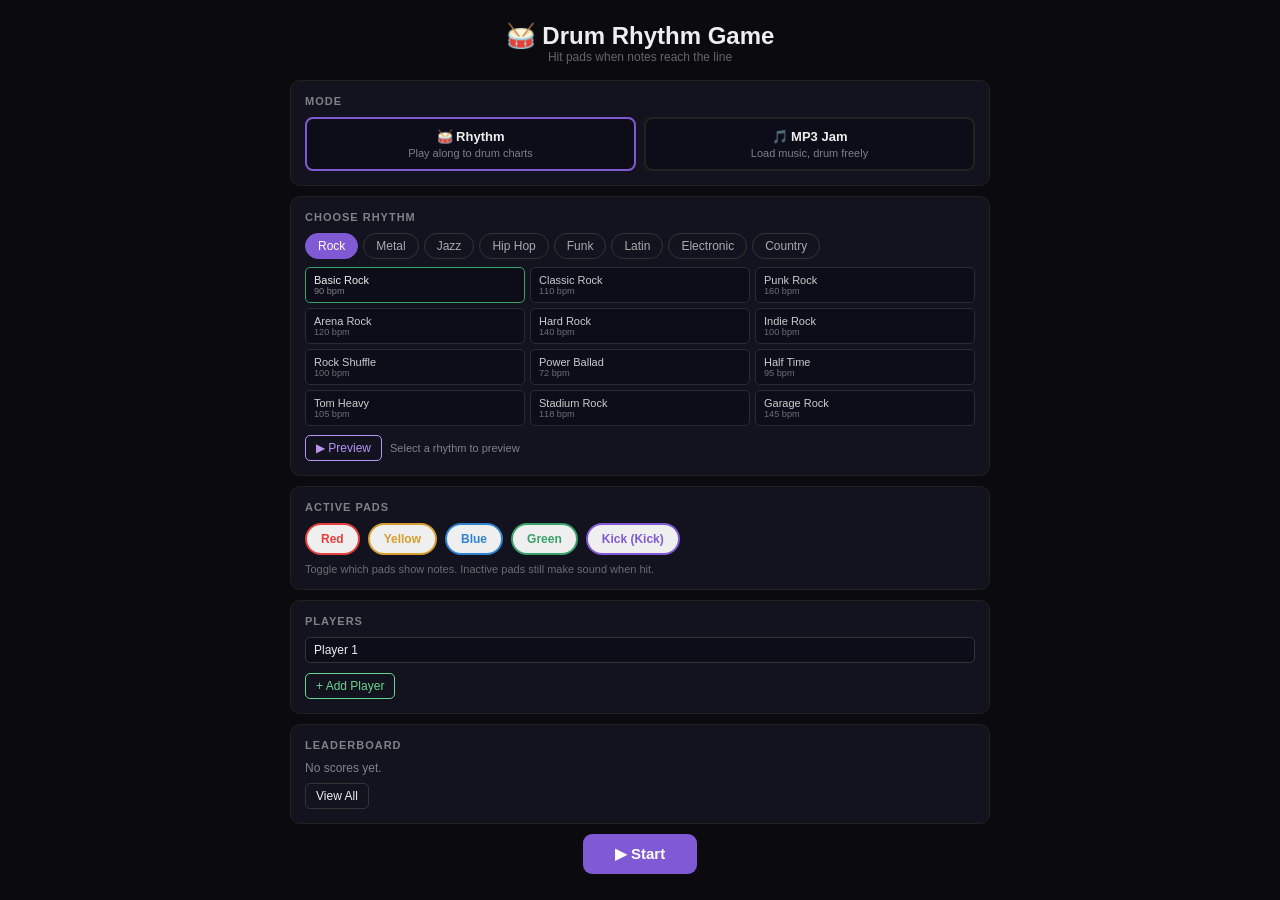
<file: drum-rhythm-game-5.html>
<!DOCTYPE html>
<html lang="en">
<head>
<meta charset="UTF-8">
<title>🥁 Drum Rhythm Game</title>
<style>
*{box-sizing:border-box;margin:0;padding:0;}
body{background:#0a0a0f;color:#eee;font-family:sans-serif;height:100vh;display:flex;flex-direction:column;overflow:hidden;}
.screen{display:none;flex-direction:column;align-items:center;width:100%;height:100%;overflow-y:auto;padding:16px;gap:10px;}
.screen.active{display:flex;}
.card{background:#13131f;border:1px solid #222;border-radius:10px;padding:14px;width:100%;max-width:700px;}
.card h2{font-size:11px;opacity:.5;text-transform:uppercase;letter-spacing:1px;margin-bottom:10px;}
.mode-row{display:flex;gap:8px;}
.mode-card{flex:1;padding:10px;border-radius:8px;border:2px solid #222;background:#0d0d1a;cursor:pointer;text-align:center;}
.mode-card.sel{border-color:#805ad5;}
.mode-card h3{font-size:13px;margin-bottom:3px;}
.mode-card p{font-size:11px;opacity:.5;}
.genre-tabs{display:flex;gap:5px;flex-wrap:wrap;margin-bottom:8px;}
.gtab{padding:5px 12px;border-radius:16px;border:1px solid #333;background:transparent;color:#aaa;cursor:pointer;font-size:12px;}
.gtab.active{background:#805ad5;border-color:#805ad5;color:#fff;}
.rgrid{display:grid;grid-template-columns:1fr 1fr 1fr;gap:5px;max-height:160px;overflow-y:auto;}
.rbtn{padding:6px 8px;border-radius:5px;border:1px solid #2a2a3a;background:#0d0d1a;color:#ccc;cursor:pointer;font-size:11px;text-align:left;}
.rbtn.sel{border-color:#38a169;color:#eee;}
.rbtn small{opacity:.5;display:block;}
.pad-toggle{display:flex;gap:8px;flex-wrap:wrap;}
.ptog{padding:7px 14px;border-radius:20px;border:2px solid;cursor:pointer;font-size:12px;font-weight:bold;opacity:.4;transition:opacity .15s;}
.ptog.on{opacity:1;}
.prow{display:flex;gap:6px;align-items:center;margin-bottom:5px;}
.prow input{background:#0d0d1a;border:1px solid #333;border-radius:5px;padding:5px 8px;color:#eee;font-size:12px;flex:1;}
.smbtn{padding:5px 10px;border-radius:5px;border:1px solid #333;background:transparent;color:#eee;cursor:pointer;font-size:12px;}
.smbtn.green{color:#68d391;border-color:#68d391;}
.smbtn.red{color:#fc8181;border-color:#fc8181;}
.smbtn.purple{color:#b794f4;border-color:#b794f4;}
.bigbtn{padding:11px 32px;border-radius:9px;border:none;background:#805ad5;color:#fff;font-size:15px;cursor:pointer;font-weight:bold;}
.bigbtn:hover{background:#9f7aea;}
#hud{padding:7px 12px;background:#111;border-bottom:1px solid #1e1e2e;display:flex;align-items:center;gap:10px;flex-shrink:0;width:100%;}
#hud-title{font-size:12px;font-weight:bold;flex:1;overflow:hidden;text-overflow:ellipsis;white-space:nowrap;}
.hstat{text-align:center;min-width:50px;}.hstat span{font-size:9px;opacity:.5;display:block;}.hstat b{font-size:16px;}
#cwrap{flex:1;position:relative;width:100%;}
canvas{display:block;}
#msg{position:absolute;top:28%;left:50%;transform:translate(-50%,-50%);font-size:28px;font-weight:bold;pointer-events:none;opacity:0;text-shadow:0 0 20px currentColor;white-space:nowrap;}
#cdown{position:absolute;top:40%;left:50%;transform:translate(-50%,-50%);font-size:80px;font-weight:bold;pointer-events:none;opacity:0;color:#fff;}
#pbanner{position:absolute;top:12px;left:50%;transform:translateX(-50%);background:#1a1a2e;border:1px solid #444;border-radius:7px;padding:7px 18px;font-size:13px;opacity:0;pointer-events:none;transition:opacity .3s;}
#ss{padding:16px;}
.stbl{width:100%;max-width:600px;border-collapse:collapse;}
.stbl th{text-align:left;padding:7px 9px;border-bottom:1px solid #222;font-size:11px;opacity:.5;}
.stbl td{padding:7px 9px;border-bottom:1px solid #111;font-size:12px;}
</style>
</head>
<body>

<!-- MENU -->
<div class="screen active" id="sm">
  <div style="text-align:center;padding:6px 0"><h1 style="font-size:24px">🥁 Drum Rhythm Game</h1><p style="opacity:.4;font-size:12px">Hit pads when notes reach the line</p></div>

  <div class="card">
    <h2>Mode</h2>
    <div class="mode-row">
      <div class="mode-card sel" id="mc-b" onclick="setMode('builtin')"><h3>🥁 Rhythm</h3><p>Play along to drum charts</p></div>
      <div class="mode-card" id="mc-m" onclick="setMode('mp3')"><h3>🎵 MP3 Jam</h3><p>Load music, drum freely</p></div>
    </div>
  </div>

  <div class="card" id="rc">
    <h2>Choose Rhythm</h2>
    <div class="genre-tabs" id="gtabs"></div>
    <div class="rgrid" id="rgrid"></div>
    <div style="display:flex;gap:8px;align-items:center;margin-top:8px;">
      <button class="smbtn purple" id="pvbtn" onclick="togglePreview()">▶ Preview</button>
      <span id="pvlbl" style="font-size:11px;opacity:.5">Select a rhythm to preview</span>
    </div>
  </div>

  <div class="card" id="mc-mp3" style="display:none">
    <h2>Load MP3</h2>
    <div style="display:flex;gap:8px;align-items:center">
      <button class="smbtn" onclick="document.getElementById('fi').click()">📂 Browse</button>
      <span id="mp3n" style="font-size:12px;opacity:.5">No file</span>
      <input type="file" id="fi" accept="audio/*" style="display:none">
    </div>
  </div>

  <div class="card">
    <h2>Active Pads</h2>
    <div class="pad-toggle" id="pad-toggles"></div>
    <p style="font-size:11px;opacity:.4;margin-top:8px">Toggle which pads show notes. Inactive pads still make sound when hit.</p>
  </div>

  <div class="card">
    <h2>Players</h2>
    <div id="plist"></div>
    <button class="smbtn green" onclick="addPlayer()" style="margin-top:5px">+ Add Player</button>
  </div>

  <div class="card">
    <h2>Leaderboard</h2>
    <div id="mlb" style="font-size:12px;opacity:.5">No scores yet.</div>
    <button class="smbtn" style="margin-top:8px" onclick="goScores()">View All</button>
  </div>

  <button class="bigbtn" onclick="startGame()">▶ Start</button>
</div>

<!-- GAME -->
<div class="screen" id="sg" style="padding:0;">
  <div id="hud">
    <button class="smbtn" onclick="goMenu()">← Menu</button>
    <div id="hud-title">-</div>
    <div class="hstat"><span>Score</span><b id="hs">0</b></div>
    <div class="hstat"><span>Streak</span><b id="hst">0</b></div>
    <div class="hstat"><span>Acc</span><b id="ha">-</b></div>
    <div class="hstat"><span>Player</span><b id="hp">-</b></div>
    <span id="gpd" style="font-size:10px;opacity:.4">No gamepad</span>
  </div>
  <div id="cwrap"><canvas id="c"></canvas><div id="msg"></div><div id="cdown"></div><div id="pbanner"></div></div>
</div>

<!-- SCORES -->
<div class="screen" id="ss" style="padding:16px;">
  <div style="width:100%;max-width:600px">
    <div style="display:flex;justify-content:space-between;align-items:center;margin-bottom:12px">
      <h2>🏆 Leaderboard</h2>
      <div style="display:flex;gap:6px">
        <button class="smbtn red" onclick="clearScores()">Clear</button>
        <button class="smbtn" onclick="goMenu()">← Back</button>
      </div>
    </div>
    <table class="stbl"><thead><tr><th></th><th>Player</th><th>Rhythm</th><th>Score</th><th>Acc</th><th>Streak</th><th>Date</th></tr></thead>
    <tbody id="stbody"></tbody></table>
  </div>
</div>

<script>
// ── LANE DEFINITIONS ──────────────────────────────────
const LANES=[
  {label:"Red",   color:"#e53e3e",key:"f", type:"tom"},
  {label:"Yellow",color:"#d69e2e",key:"g", type:"snare"},
  {label:"Blue",  color:"#3182ce",key:"h", type:"hihat"},
  {label:"Green", color:"#38a169",key:"j", type:"tom2"},
  {label:"Kick",  color:"#805ad5",key:" ", type:"kick"},
];

// which pads are active (show notes) — all on by default
let activePads=[true,true,true,true,true];

// ── RHYTHMS ───────────────────────────────────────────
// Every pattern now uses ALL 5 lanes (0=Red/tom, 1=Yellow/snare, 2=Blue/hihat, 3=Green/tom2, 4=Kick)
// t = beat offset within a 4-beat bar
const GENRES={
 Rock:[
  {n:"Basic Rock",bpm:90,bars:8,p:[
    {t:0,l:4},{t:0,l:2},{t:.5,l:2},{t:1,l:1},{t:1,l:2},{t:1.5,l:2},
    {t:2,l:4},{t:2,l:2},{t:2.5,l:2},{t:3,l:1},{t:3,l:2},{t:3.5,l:2}]},
  {n:"Classic Rock",bpm:110,bars:8,p:[
    {t:0,l:4},{t:0,l:2},{t:.5,l:2},{t:1,l:1},{t:1.5,l:2},
    {t:2,l:4},{t:2.5,l:2},{t:3,l:1},{t:3,l:0},{t:3.5,l:2}]},
  {n:"Punk Rock",bpm:160,bars:8,p:[
    {t:0,l:4},{t:0,l:2},{t:.5,l:2},{t:1,l:1},{t:1,l:2},{t:1.5,l:2},
    {t:2,l:4},{t:2.5,l:4},{t:2.5,l:2},{t:3,l:1},{t:3.25,l:0},{t:3.5,l:2}]},
  {n:"Arena Rock",bpm:120,bars:8,p:[
    {t:0,l:4},{t:0,l:2},{t:.5,l:2},{t:1,l:1},{t:1,l:3},{t:1.5,l:2},
    {t:2,l:4},{t:2,l:2},{t:2.5,l:2},{t:3,l:1},{t:3,l:0},{t:3.5,l:2}]},
  {n:"Hard Rock",bpm:140,bars:8,p:[
    {t:0,l:4},{t:0,l:2},{t:.5,l:2},{t:1,l:1},{t:1.5,l:3},
    {t:2,l:4},{t:2,l:2},{t:2.5,l:2},{t:3,l:0},{t:3.25,l:1},{t:3.5,l:3},{t:3.75,l:0}]},
  {n:"Indie Rock",bpm:100,bars:8,p:[
    {t:0,l:4},{t:0,l:2},{t:.75,l:3},{t:1,l:1},{t:1.5,l:2},
    {t:2,l:4},{t:2,l:2},{t:2.75,l:0},{t:3,l:1},{t:3.5,l:2}]},
  {n:"Rock Shuffle",bpm:100,bars:8,p:[
    {t:0,l:4},{t:0,l:2},{t:.67,l:2},{t:1,l:1},{t:1,l:3},{t:1.67,l:2},
    {t:2,l:4},{t:2,l:2},{t:2.67,l:2},{t:3,l:1},{t:3,l:0},{t:3.67,l:2}]},
  {n:"Power Ballad",bpm:72,bars:8,p:[
    {t:0,l:4},{t:0,l:2},{t:1,l:1},{t:1.5,l:3},
    {t:2,l:4},{t:2,l:2},{t:2.5,l:2},{t:3,l:1},{t:3.5,l:0}]},
  {n:"Half Time",bpm:95,bars:8,p:[
    {t:0,l:4},{t:0,l:2},{t:.5,l:2},{t:1,l:2},{t:1.5,l:3},
    {t:2,l:1},{t:2,l:2},{t:2.5,l:2},{t:3,l:2},{t:3.5,l:0}]},
  {n:"Tom Heavy",bpm:105,bars:8,p:[
    {t:0,l:4},{t:.5,l:3},{t:1,l:1},{t:1.5,l:0},
    {t:2,l:4},{t:2.5,l:3},{t:3,l:1},{t:3.5,l:0}]},
  {n:"Stadium Rock",bpm:118,bars:8,p:[
    {t:0,l:4},{t:0,l:2},{t:.5,l:2},{t:1,l:1},{t:1,l:3},{t:1.5,l:2},
    {t:2,l:4},{t:2,l:2},{t:2.5,l:0},{t:3,l:1},{t:3,l:0},{t:3.5,l:2}]},
  {n:"Garage Rock",bpm:145,bars:8,p:[
    {t:0,l:4},{t:.5,l:2},{t:1,l:1},{t:1.5,l:3},
    {t:2,l:4},{t:2.5,l:2},{t:3,l:1},{t:3.5,l:0}]},
  {n:"Post Rock",bpm:80,bars:8,p:[
    {t:0,l:4},{t:1,l:1},{t:1.5,l:3},
    {t:2,l:4},{t:2,l:2},{t:2.5,l:2},{t:3,l:1},{t:3,l:0},{t:3.5,l:2}]},
  {n:"Glam Rock",bpm:130,bars:8,p:[
    {t:0,l:4},{t:0,l:2},{t:.5,l:0},{t:.75,l:2},{t:1,l:1},{t:1.5,l:3},
    {t:2,l:4},{t:2,l:2},{t:2.5,l:0},{t:3,l:1},{t:3.5,l:2}]},
  {n:"Rock Fill",bpm:110,bars:4,p:[
    {t:0,l:4},{t:.5,l:3},{t:1,l:2},{t:1.5,l:1},
    {t:2,l:0},{t:2.25,l:1},{t:2.5,l:2},{t:2.75,l:3},{t:3,l:4},{t:3.5,l:0}]},
 ],
 Metal:[
  {n:"Basic Metal",bpm:160,bars:8,p:[
    {t:0,l:4},{t:.25,l:4},{t:0,l:2},{t:.5,l:2},{t:1,l:1},{t:1,l:3},
    {t:1.25,l:4},{t:1.5,l:2},{t:2,l:4},{t:2.25,l:4},{t:2,l:2},
    {t:2.5,l:0},{t:3,l:1},{t:3,l:4},{t:3.5,l:2}]},
  {n:"Double Bass",bpm:155,bars:8,p:[
    {t:0,l:4},{t:.25,l:4},{t:.5,l:4},{t:.75,l:4},{t:1,l:1},{t:1,l:0},
    {t:1.25,l:4},{t:1.5,l:4},{t:1.75,l:4},{t:2,l:4},{t:2.25,l:4},
    {t:2.5,l:4},{t:2.75,l:4},{t:3,l:1},{t:3,l:3},{t:3.5,l:2}]},
  {n:"Thrash",bpm:190,bars:8,p:[
    {t:0,l:4},{t:.5,l:4},{t:1,l:1},{t:1,l:0},{t:1.5,l:4},
    {t:2,l:4},{t:2.5,l:3},{t:3,l:1},{t:3.5,l:4}]},
  {n:"Groove Metal",bpm:120,bars:8,p:[
    {t:0,l:4},{t:0,l:2},{t:.75,l:0},{t:1,l:1},{t:1.5,l:3},
    {t:1.75,l:2},{t:2,l:4},{t:2,l:2},{t:2.75,l:0},{t:3,l:1},{t:3.5,l:3}]},
  {n:"Doom Metal",bpm:55,bars:8,p:[
    {t:0,l:4},{t:0,l:2},{t:1,l:1},{t:1.5,l:3},
    {t:2,l:4},{t:2,l:2},{t:3,l:1},{t:3.5,l:0}]},
  {n:"Nu Metal",bpm:100,bars:8,p:[
    {t:0,l:4},{t:.75,l:0},{t:1,l:1},{t:1.5,l:3},
    {t:2,l:4},{t:2.25,l:4},{t:2.5,l:1},{t:3.25,l:0},{t:3.5,l:2}]},
  {n:"Power Metal",bpm:175,bars:8,p:[
    {t:0,l:4},{t:0,l:2},{t:.5,l:0},{t:.5,l:2},{t:1,l:1},{t:1,l:3},
    {t:1.5,l:4},{t:1.5,l:2},{t:2,l:4},{t:2,l:2},{t:2.5,l:0},{t:3,l:1},{t:3.5,l:2}]},
  {n:"Metalcore",bpm:150,bars:8,p:[
    {t:0,l:4},{t:.5,l:0},{t:1,l:1},{t:1,l:2},{t:1.5,l:3},
    {t:2,l:4},{t:2.25,l:4},{t:2.5,l:1},{t:3,l:0},{t:3.5,l:2}]},
  {n:"Prog Metal",bpm:130,bars:8,p:[
    {t:0,l:4},{t:.5,l:2},{t:1,l:1},{t:1.25,l:3},
    {t:1.5,l:2},{t:2,l:4},{t:2.75,l:0},{t:3,l:1},{t:3,l:2},{t:3.5,l:3},{t:3.75,l:0}]},
  {n:"Industrial",bpm:140,bars:8,p:[
    {t:0,l:4},{t:0,l:2},{t:.5,l:0},{t:1,l:1},{t:1,l:2},
    {t:1.5,l:4},{t:1.5,l:2},{t:2,l:4},{t:2,l:2},{t:2.5,l:3},{t:3,l:1},{t:3.5,l:2}]},
  {n:"Sludge",bpm:65,bars:8,p:[
    {t:0,l:4},{t:0,l:2},{t:.75,l:0},{t:1.5,l:1},{t:1.5,l:3},
    {t:2,l:4},{t:2.75,l:2},{t:3,l:0},{t:3.5,l:1}]},
  {n:"Death Metal",bpm:185,bars:8,p:[
    {t:0,l:4},{t:.25,l:0},{t:.5,l:1},{t:.75,l:3},{t:1,l:4},
    {t:1.25,l:1},{t:1.5,l:0},{t:1.75,l:4},{t:2,l:1},{t:2.25,l:3},
    {t:2.5,l:4},{t:2.75,l:0},{t:3,l:4},{t:3.5,l:1}]},
  {n:"Blast Beat",bpm:200,bars:4,p:[
    {t:0,l:4},{t:0,l:1},{t:.25,l:4},{t:.25,l:2},{t:.5,l:4},{t:.5,l:1},
    {t:.75,l:4},{t:.75,l:3},{t:1,l:4},{t:1,l:0}]},
  {n:"Breakdown",bpm:90,bars:4,p:[
    {t:0,l:4},{t:.5,l:0},{t:.75,l:4},{t:1,l:1},{t:1.5,l:3},
    {t:1.75,l:4},{t:2,l:4},{t:2.5,l:0},{t:2.75,l:1},{t:3,l:3},{t:3.5,l:4}]},
  {n:"Black Metal",bpm:210,bars:4,p:[
    {t:0,l:4},{t:0,l:2},{t:.25,l:0},{t:.25,l:2},{t:.5,l:1},{t:.5,l:4},
    {t:.75,l:3},{t:.75,l:2},{t:1,l:4},{t:1,l:0}]},
 ],
 Jazz:[
  {n:"Jazz Ride",bpm:120,bars:8,p:[
    {t:0,l:3},{t:.67,l:3},{t:1,l:3},{t:1,l:1},{t:1.67,l:3},
    {t:2,l:4},{t:2,l:3},{t:2.67,l:0},{t:3,l:3},{t:3,l:1},{t:3.67,l:3}]},
  {n:"Slow Swing",bpm:75,bars:8,p:[
    {t:0,l:4},{t:.67,l:3},{t:1,l:1},{t:1.5,l:0},{t:1.67,l:3},
    {t:2,l:4},{t:2.67,l:3},{t:3,l:1},{t:3.67,l:3}]},
  {n:"Bebop",bpm:200,bars:8,p:[
    {t:0,l:3},{t:.67,l:3},{t:1,l:3},{t:1,l:1},{t:1.67,l:3},
    {t:2,l:1},{t:2,l:3},{t:2.67,l:0},{t:3,l:3},{t:3.67,l:3}]},
  {n:"Jazz Waltz",bpm:140,bars:8,p:[
    {t:0,l:4},{t:0,l:3},{t:.67,l:3},{t:1,l:3},{t:1.67,l:3},
    {t:2,l:1},{t:2,l:0},{t:2,l:3},{t:2.67,l:3}]},
  {n:"Bossa Nova",bpm:110,bars:8,p:[
    {t:0,l:4},{t:0,l:3},{t:.75,l:0},{t:1,l:1},{t:1.5,l:3},{t:1.75,l:3},
    {t:2,l:4},{t:2,l:3},{t:2.75,l:3},{t:3,l:1},{t:3.5,l:0}]},
  {n:"Cool Jazz",bpm:95,bars:8,p:[
    {t:0,l:4},{t:.5,l:3},{t:1,l:1},{t:1.5,l:0},{t:1.5,l:3},
    {t:2,l:3},{t:2.5,l:4},{t:3,l:1},{t:3.5,l:3}]},
  {n:"Fusion",bpm:135,bars:8,p:[
    {t:0,l:4},{t:.25,l:2},{t:.5,l:3},{t:1,l:1},{t:1,l:0},
    {t:1.25,l:4},{t:1.5,l:2},{t:2,l:3},{t:2.75,l:1},{t:3,l:0},{t:3.5,l:3}]},
  {n:"Jazz Shuffle",bpm:105,bars:8,p:[
    {t:0,l:4},{t:.67,l:3},{t:1,l:1},{t:1.33,l:0},{t:1.67,l:3},
    {t:2,l:4},{t:2.67,l:3},{t:3,l:1},{t:3.67,l:3}]},
  {n:"Afro-Cuban",bpm:115,bars:8,p:[
    {t:0,l:4},{t:.5,l:3},{t:.75,l:0},{t:1,l:1},{t:1.5,l:4},
    {t:1.75,l:3},{t:2,l:3},{t:2.5,l:0},{t:3,l:1},{t:3.25,l:3},{t:3.75,l:4}]},
  {n:"New Orleans",bpm:100,bars:8,p:[
    {t:0,l:4},{t:.67,l:2},{t:1,l:1},{t:1.33,l:0},{t:1.67,l:2},
    {t:2,l:4},{t:2.33,l:2},{t:2.67,l:0},{t:3,l:1},{t:3.33,l:2}]},
  {n:"Hard Bop",bpm:165,bars:8,p:[
    {t:0,l:4},{t:.67,l:3},{t:1,l:1},{t:1,l:0},{t:1.5,l:4},
    {t:1.67,l:3},{t:2,l:3},{t:2.67,l:0},{t:3,l:1},{t:3,l:4},{t:3.67,l:3}]},
  {n:"Modal Jazz",bpm:115,bars:8,p:[
    {t:0,l:4},{t:.67,l:3},{t:1.33,l:0},{t:2,l:1},{t:2,l:4},
    {t:2.67,l:3},{t:3.33,l:0}]},
  {n:"Jazz Ballad",bpm:60,bars:8,p:[
    {t:0,l:4},{t:.67,l:3},{t:1,l:1},{t:1.5,l:0},
    {t:2,l:4},{t:2.67,l:3},{t:3,l:1}]},
  {n:"Post-Bop",bpm:155,bars:8,p:[
    {t:0,l:3},{t:.5,l:0},{t:.67,l:3},{t:1,l:1},{t:1.33,l:3},
    {t:1.67,l:4},{t:2,l:3},{t:2.33,l:0},{t:2.67,l:1},{t:3,l:3},{t:3.5,l:4}]},
  {n:"Medium Swing",bpm:130,bars:8,p:[
    {t:0,l:4},{t:.67,l:3},{t:1,l:1},{t:1,l:0},{t:1.67,l:3},
    {t:2,l:4},{t:2.67,l:3},{t:3,l:1},{t:3.67,l:3}]},
 ],
 "Hip Hop":[
  {n:"Boom Bap",bpm:90,bars:8,p:[
    {t:0,l:4},{t:.5,l:2},{t:1,l:1},{t:1.5,l:2},{t:1.75,l:0},
    {t:2,l:4},{t:2.25,l:3},{t:2.5,l:2},{t:3,l:1},{t:3.5,l:2}]},
  {n:"Trap",bpm:140,bars:8,p:[
    {t:0,l:4},{t:.25,l:0},{t:.5,l:4},{t:1,l:1},{t:1.5,l:2},{t:1.75,l:2},
    {t:2,l:4},{t:2.25,l:3},{t:3,l:1},{t:3.5,l:2},{t:3.75,l:4}]},
  {n:"Lo-Fi",bpm:75,bars:8,p:[
    {t:0,l:4},{t:.5,l:2},{t:1,l:1},{t:1.5,l:0},{t:1.75,l:4},
    {t:2,l:2},{t:2.5,l:3},{t:3,l:1},{t:3.5,l:2}]},
  {n:"Classic Hip Hop",bpm:85,bars:8,p:[
    {t:0,l:4},{t:.5,l:2},{t:.75,l:0},{t:1,l:1},{t:1.5,l:2},
    {t:2,l:4},{t:2.5,l:3},{t:2.75,l:2},{t:3,l:1},{t:3.5,l:2},{t:3.75,l:0}]},
  {n:"East Coast",bpm:88,bars:8,p:[
    {t:0,l:4},{t:.5,l:2},{t:1,l:1},{t:1.5,l:0},{t:1.75,l:4},
    {t:2,l:4},{t:2.5,l:2},{t:3,l:1},{t:3.5,l:3}]},
  {n:"West Coast",bpm:100,bars:8,p:[
    {t:0,l:4},{t:.5,l:2},{t:.75,l:0},{t:1,l:1},{t:1.5,l:3},
    {t:2,l:4},{t:2.5,l:2},{t:3,l:1},{t:3.25,l:0},{t:3.5,l:2}]},
  {n:"Drill",bpm:145,bars:8,p:[
    {t:0,l:4},{t:.25,l:0},{t:.5,l:4},{t:1,l:1},{t:1.25,l:3},
    {t:1.75,l:4},{t:2,l:0},{t:2.5,l:2},{t:3,l:1},{t:3.75,l:4}]},
  {n:"UK Grime",bpm:140,bars:8,p:[
    {t:0,l:4},{t:.5,l:2},{t:1,l:1},{t:1.25,l:0},{t:1.5,l:3},
    {t:2,l:4},{t:2.5,l:2},{t:2.75,l:1},{t:3.5,l:0}]},
  {n:"Jazz Rap",bpm:92,bars:8,p:[
    {t:0,l:4},{t:.67,l:2},{t:1,l:1},{t:1.5,l:0},{t:1.67,l:2},
    {t:2,l:4},{t:2.33,l:3},{t:2.67,l:4},{t:3,l:1},{t:3.67,l:2}]},
  {n:"R&B Hip Hop",bpm:88,bars:8,p:[
    {t:0,l:4},{t:.5,l:2},{t:.75,l:0},{t:1,l:1},{t:1.5,l:3},
    {t:1.75,l:4},{t:2,l:4},{t:2.5,l:2},{t:3,l:1},{t:3.25,l:0},{t:3.5,l:2}]},
  {n:"Crunk",bpm:75,bars:8,p:[
    {t:0,l:4},{t:.5,l:0},{t:1,l:1},{t:1,l:2},{t:1.5,l:3},
    {t:2,l:4},{t:2.5,l:4},{t:3,l:1},{t:3,l:0},{t:3.5,l:4}]},
  {n:"Cloud Rap",bpm:78,bars:8,p:[
    {t:0,l:4},{t:.75,l:2},{t:1,l:1},{t:1.5,l:0},
    {t:2,l:3},{t:3,l:1},{t:3.5,l:4}]},
  {n:"Gangsta",bpm:95,bars:8,p:[
    {t:0,l:4},{t:.75,l:0},{t:1,l:1},{t:1.5,l:3},
    {t:2,l:4},{t:2.5,l:4},{t:3,l:1},{t:3.75,l:0}]},
  {n:"Freestyle",bpm:95,bars:8,p:[
    {t:0,l:4},{t:.5,l:2},{t:1,l:1},{t:1.25,l:0},{t:1.5,l:3},
    {t:2,l:4},{t:2.25,l:0},{t:2.5,l:2},{t:3,l:1},{t:3.5,l:3},{t:3.75,l:4}]},
  {n:"Chopped",bpm:60,bars:8,p:[
    {t:0,l:4},{t:1,l:1},{t:1.5,l:0},{t:2,l:3},{t:2.5,l:4},{t:3,l:1}]},
 ],
 Funk:[
  {n:"Classic Funk",bpm:98,bars:8,p:[
    {t:0,l:4},{t:0,l:2},{t:.25,l:0},{t:.5,l:2},{t:.75,l:1},
    {t:1,l:2},{t:1.5,l:3},{t:1.75,l:2},{t:2,l:4},{t:2,l:2},
    {t:2.5,l:1},{t:2.75,l:0},{t:3,l:4},{t:3.5,l:2}]},
  {n:"Funk Pocket",bpm:95,bars:8,p:[
    {t:0,l:4},{t:.5,l:2},{t:.75,l:0},{t:1,l:1},{t:1.5,l:3},
    {t:2,l:4},{t:2.25,l:0},{t:2.5,l:2},{t:3,l:1},{t:3.5,l:3},{t:3.75,l:4}]},
  {n:"Ghost Notes",bpm:95,bars:8,p:[
    {t:0,l:4},{t:0,l:2},{t:.25,l:1},{t:.5,l:2},{t:.75,l:0},
    {t:1,l:1},{t:1.25,l:0},{t:1.5,l:3},{t:2,l:4},{t:2.25,l:0},
    {t:2.5,l:2},{t:3,l:1},{t:3,l:2},{t:3.5,l:0}]},
  {n:"P-Funk",bpm:108,bars:8,p:[
    {t:0,l:4},{t:.25,l:0},{t:.5,l:2},{t:1,l:1},{t:1.25,l:3},
    {t:1.5,l:2},{t:1.75,l:4},{t:2,l:0},{t:2.5,l:2},{t:3,l:1},{t:3.5,l:3},{t:3.75,l:2}]},
  {n:"Disco Funk",bpm:118,bars:8,p:[
    {t:0,l:4},{t:0,l:2},{t:.5,l:0},{t:.5,l:2},{t:1,l:1},{t:1,l:3},
    {t:1.5,l:4},{t:1.5,l:2},{t:2,l:0},{t:2,l:2},{t:2.5,l:4},
    {t:2.5,l:2},{t:3,l:1},{t:3.5,l:3}]},
  {n:"Soul Funk",bpm:85,bars:8,p:[
    {t:0,l:4},{t:.5,l:2},{t:1,l:1},{t:1.5,l:0},
    {t:1.75,l:3},{t:2,l:4},{t:2.5,l:2},{t:3,l:1},{t:3.5,l:0}]},
  {n:"Syncopated",bpm:100,bars:8,p:[
    {t:0,l:4},{t:.25,l:2},{t:.75,l:0},{t:1,l:1},{t:1.25,l:3},
    {t:1.5,l:4},{t:2,l:0},{t:2.25,l:2},{t:2.75,l:3},{t:3,l:1},{t:3.5,l:2}]},
  {n:"Afrobeat",bpm:105,bars:8,p:[
    {t:0,l:4},{t:.5,l:3},{t:.75,l:0},{t:1,l:1},{t:1.25,l:2},
    {t:1.5,l:3},{t:2,l:4},{t:2.5,l:0},{t:3,l:1},{t:3.25,l:3},{t:3.75,l:2}]},
  {n:"Hi-Hat Funk",bpm:100,bars:8,p:[
    {t:0,l:4},{t:0,l:2},{t:.25,l:2},{t:.5,l:0},{t:.75,l:2},
    {t:1,l:1},{t:1.25,l:2},{t:1.5,l:3},{t:1.75,l:4},
    {t:2,l:2},{t:2.5,l:0},{t:3,l:1},{t:3.5,l:2}]},
  {n:"New Orleans",bpm:90,bars:8,p:[
    {t:0,l:4},{t:.5,l:2},{t:.67,l:0},{t:1,l:1},{t:1.5,l:3},
    {t:1.67,l:2},{t:2,l:4},{t:2.5,l:2},{t:2.67,l:0},{t:3,l:1},{t:3.5,l:3}]},
  {n:"Electro Funk",bpm:112,bars:8,p:[
    {t:0,l:4},{t:.5,l:2},{t:1,l:1},{t:1,l:0},{t:1.5,l:3},
    {t:1.5,l:2},{t:2,l:4},{t:2.5,l:2},{t:3,l:1},{t:3,l:0},{t:3.5,l:4}]},
  {n:"Trap Funk",bpm:130,bars:8,p:[
    {t:0,l:4},{t:.25,l:0},{t:.5,l:2},{t:1,l:1},{t:1.5,l:3},
    {t:1.75,l:4},{t:2,l:0},{t:2.5,l:2},{t:3,l:1},{t:3.75,l:4}]},
  {n:"Slow Funk",bpm:72,bars:8,p:[
    {t:0,l:4},{t:.5,l:2},{t:1,l:1},{t:1.5,l:0},
    {t:2,l:3},{t:2.5,l:2},{t:2.75,l:4},{t:3,l:1}]},
  {n:"Funk Breakdown",bpm:88,bars:4,p:[
    {t:0,l:4},{t:.25,l:2},{t:.5,l:0},{t:.75,l:2},{t:1,l:1},
    {t:1.25,l:3},{t:1.5,l:2},{t:1.75,l:4},{t:2,l:0},{t:2.5,l:4},{t:2.75,l:1},{t:3,l:2}]},
  {n:"Sly Groove",bpm:102,bars:8,p:[
    {t:0,l:4},{t:.5,l:2},{t:.75,l:0},{t:1,l:1},{t:1.5,l:3},
    {t:1.75,l:2},{t:2,l:4},{t:2.5,l:0},{t:3,l:1},{t:3.25,l:3},{t:3.75,l:2}]},
 ],
 Latin:[
  {n:"Samba",bpm:130,bars:8,p:[
    {t:0,l:4},{t:0,l:2},{t:.5,l:3},{t:.75,l:0},{t:1,l:1},{t:1,l:2},
    {t:1.5,l:3},{t:1.75,l:4},{t:2,l:0},{t:2,l:2},{t:2.5,l:3},
    {t:2.75,l:3},{t:3,l:1},{t:3.5,l:0}]},
  {n:"Bossa Nova",bpm:110,bars:8,p:[
    {t:0,l:4},{t:0,l:3},{t:.75,l:0},{t:1,l:1},{t:1.5,l:3},
    {t:1.75,l:3},{t:2,l:4},{t:2,l:0},{t:2.75,l:3},{t:3,l:1},{t:3.5,l:0}]},
  {n:"Salsa",bpm:185,bars:8,p:[
    {t:0,l:4},{t:0,l:2},{t:.5,l:0},{t:1,l:1},{t:1.5,l:3},
    {t:2,l:4},{t:2,l:2},{t:2.5,l:0},{t:3,l:2},{t:3.5,l:1}]},
  {n:"Cha Cha",bpm:120,bars:8,p:[
    {t:0,l:4},{t:.5,l:0},{t:1,l:1},{t:1.5,l:2},{t:1.75,l:3},
    {t:2,l:4},{t:2.5,l:0},{t:3,l:1},{t:3.5,l:2},{t:3.75,l:3}]},
  {n:"Reggaeton",bpm:95,bars:8,p:[
    {t:0,l:4},{t:.5,l:0},{t:1,l:1},{t:1,l:2},{t:1.5,l:3},
    {t:2,l:4},{t:2.5,l:4},{t:3,l:1},{t:3,l:0},{t:3.5,l:4}]},
  {n:"Merengue",bpm:150,bars:8,p:[
    {t:0,l:4},{t:0,l:2},{t:.5,l:0},{t:.5,l:2},{t:1,l:1},{t:1,l:2},
    {t:1.5,l:3},{t:2,l:4},{t:2,l:2},{t:2.5,l:0},{t:2.5,l:2},{t:3,l:1},{t:3.5,l:3}]},
  {n:"Cumbia",bpm:120,bars:8,p:[
    {t:0,l:4},{t:.5,l:0},{t:1,l:1},{t:1.5,l:3},
    {t:1.75,l:2},{t:2,l:4},{t:2.5,l:0},{t:3,l:1},{t:3.5,l:3}]},
  {n:"Mambo",bpm:165,bars:8,p:[
    {t:0,l:4},{t:.25,l:0},{t:.5,l:4},{t:.75,l:2},{t:1,l:1},{t:1.5,l:3},
    {t:2,l:4},{t:2.25,l:0},{t:2.75,l:4},{t:3,l:1},{t:3.5,l:3}]},
  {n:"Tango",bpm:65,bars:8,p:[
    {t:0,l:4},{t:0,l:1},{t:.5,l:0},{t:1,l:1},{t:1.5,l:3},
    {t:2,l:4},{t:2,l:1},{t:2.5,l:0},{t:3,l:1}]},
  {n:"Afro-Cuban",bpm:115,bars:8,p:[
    {t:0,l:4},{t:.5,l:3},{t:.75,l:0},{t:1,l:1},{t:1.5,l:4},
    {t:1.75,l:3},{t:2,l:0},{t:2.5,l:4},{t:3,l:1},{t:3.25,l:3},{t:3.75,l:0}]},
  {n:"Flamenco",bpm:140,bars:8,p:[
    {t:0,l:4},{t:.33,l:3},{t:.67,l:0},{t:1,l:1},{t:1.33,l:3},
    {t:1.67,l:4},{t:2,l:0},{t:2.33,l:3},{t:2.67,l:1},{t:3,l:4},{t:3.33,l:0}]},
  {n:"Bolero",bpm:72,bars:8,p:[
    {t:0,l:4},{t:.67,l:3},{t:1,l:1},{t:1.33,l:0},{t:1.67,l:3},
    {t:2,l:4},{t:2.67,l:3},{t:3,l:1},{t:3.67,l:0}]},
  {n:"Baiao",bpm:110,bars:8,p:[
    {t:0,l:4},{t:.5,l:2},{t:.75,l:0},{t:1,l:1},{t:1.5,l:3},
    {t:1.75,l:4},{t:2,l:0},{t:2.5,l:2},{t:3,l:1},{t:3.25,l:3},{t:3.5,l:0}]},
  {n:"Son Cubano",bpm:100,bars:8,p:[
    {t:0,l:4},{t:.5,l:3},{t:1,l:1},{t:1.5,l:0},
    {t:1.75,l:4},{t:2,l:0},{t:2.5,l:3},{t:3,l:1},{t:3.5,l:3}]},
  {n:"Timba",bpm:175,bars:8,p:[
    {t:0,l:4},{t:.25,l:0},{t:.5,l:4},{t:.75,l:2},{t:1,l:1},{t:1.25,l:3},
    {t:1.5,l:4},{t:1.75,l:2},{t:2,l:0},{t:2.5,l:2},{t:3,l:1},{t:3.5,l:3}]},
 ],
 Electronic:[
  {n:"4-on-Floor",bpm:128,bars:8,p:[
    {t:0,l:4},{t:0,l:2},{t:.5,l:0},{t:1,l:1},{t:1,l:3},
    {t:1.5,l:2},{t:2,l:4},{t:2,l:2},{t:2.5,l:0},{t:3,l:1},{t:3,l:4},{t:3.5,l:2}]},
  {n:"Techno",bpm:135,bars:8,p:[
    {t:0,l:4},{t:0,l:2},{t:.5,l:0},{t:1,l:4},{t:1,l:2},{t:1.5,l:3},
    {t:2,l:4},{t:2,l:2},{t:2.5,l:0},{t:3,l:4},{t:3,l:2},{t:3.5,l:3}]},
  {n:"Drum & Bass",bpm:174,bars:8,p:[
    {t:0,l:4},{t:.5,l:0},{t:.75,l:1},{t:1.5,l:3},
    {t:1.75,l:4},{t:2,l:1},{t:2.5,l:0},{t:2.75,l:4},{t:3,l:1},{t:3.5,l:4}]},
  {n:"Dubstep",bpm:140,bars:8,p:[
    {t:0,l:4},{t:.5,l:0},{t:1,l:1},{t:1.5,l:3},
    {t:1.75,l:4},{t:2,l:0},{t:2.5,l:2},{t:3,l:1},{t:3.75,l:4}]},
  {n:"Breakbeat",bpm:110,bars:8,p:[
    {t:0,l:4},{t:0,l:2},{t:.5,l:0},{t:.75,l:4},{t:1,l:1},{t:1.5,l:3},
    {t:1.75,l:2},{t:2,l:4},{t:2.25,l:0},{t:2.5,l:2},{t:3,l:1},{t:3.25,l:4},{t:3.5,l:0}]},
  {n:"Trance",bpm:138,bars:8,p:[
    {t:0,l:4},{t:0,l:2},{t:.25,l:0},{t:.5,l:2},{t:.75,l:3},
    {t:1,l:1},{t:1,l:4},{t:1.5,l:0},{t:2,l:4},{t:2,l:2},{t:2.5,l:3},
    {t:3,l:1},{t:3,l:4},{t:3.5,l:0}]},
  {n:"Jungle",bpm:160,bars:8,p:[
    {t:0,l:4},{t:.25,l:1},{t:.5,l:0},{t:.75,l:2},{t:1,l:3},
    {t:1.25,l:1},{t:1.5,l:4},{t:1.75,l:2},{t:2,l:0},{t:2.5,l:1},
    {t:2.75,l:3},{t:3,l:2},{t:3.25,l:4},{t:3.75,l:0}]},
  {n:"Synthwave",bpm:100,bars:8,p:[
    {t:0,l:4},{t:0,l:2},{t:.5,l:0},{t:1,l:1},{t:1,l:3},
    {t:1.5,l:2},{t:2,l:4},{t:2,l:2},{t:2.5,l:0},{t:3,l:1},{t:3,l:3},{t:3.5,l:2}]},
  {n:"Future Bass",bpm:150,bars:8,p:[
    {t:0,l:4},{t:.5,l:0},{t:1,l:1},{t:1,l:3},{t:1.5,l:2},
    {t:1.75,l:4},{t:2,l:0},{t:2.5,l:3},{t:3,l:1},{t:3.25,l:4},{t:3.75,l:0}]},
  {n:"IDM",bpm:120,bars:8,p:[
    {t:0,l:4},{t:.25,l:0},{t:.5,l:1},{t:.75,l:3},{t:1,l:2},
    {t:1.25,l:4},{t:1.75,l:0},{t:2,l:2},{t:2.25,l:3},{t:2.5,l:1},
    {t:2.75,l:0},{t:3.25,l:4},{t:3.75,l:2}]},
  {n:"Big Beat",bpm:115,bars:8,p:[
    {t:0,l:4},{t:0,l:2},{t:.5,l:0},{t:.75,l:2},{t:1,l:1},{t:1,l:3},
    {t:1.5,l:4},{t:1.75,l:0},{t:2,l:4},{t:2,l:2},{t:2.5,l:3},{t:3,l:1},{t:3.5,l:0}]},
  {n:"Electro",bpm:118,bars:8,p:[
    {t:0,l:4},{t:0,l:2},{t:.5,l:0},{t:1,l:1},{t:1,l:3},
    {t:1.5,l:4},{t:1.5,l:2},{t:2,l:0},{t:2,l:2},{t:2.5,l:4},{t:3,l:1},{t:3.5,l:3}]},
  {n:"Minimal",bpm:130,bars:8,p:[
    {t:0,l:4},{t:1,l:0},{t:1,l:2},{t:2,l:4},{t:2,l:1},{t:3,l:0},{t:3,l:2}]},
  {n:"Footwork",bpm:160,bars:8,p:[
    {t:0,l:4},{t:.25,l:0},{t:.5,l:1},{t:.75,l:4},{t:1,l:3},
    {t:1.25,l:4},{t:1.5,l:0},{t:1.75,l:4},{t:2,l:1},{t:2.5,l:0},
    {t:2.75,l:3},{t:3,l:4},{t:3.25,l:1},{t:3.5,l:0}]},
  {n:"Ambient",bpm:75,bars:8,p:[
    {t:0,l:4},{t:1,l:2},{t:1.5,l:0},{t:2,l:1},{t:2.5,l:3},{t:3,l:2}]},
 ],
 Country:[
  {n:"Two-Step",bpm:105,bars:8,p:[
    {t:0,l:4},{t:0,l:2},{t:1,l:1},{t:1,l:3},{t:1.5,l:0},
    {t:2,l:4},{t:2,l:2},{t:3,l:1},{t:3,l:3}]},
  {n:"Honky Tonk",bpm:120,bars:8,p:[
    {t:0,l:4},{t:0,l:2},{t:.5,l:0},{t:1,l:1},{t:1.5,l:3},
    {t:2,l:4},{t:2,l:2},{t:2.5,l:0},{t:3,l:1},{t:3.5,l:3}]},
  {n:"Shuffle",bpm:100,bars:8,p:[
    {t:0,l:4},{t:.67,l:2},{t:1,l:1},{t:1.5,l:0},{t:1.67,l:2},
    {t:2,l:4},{t:2.67,l:2},{t:3,l:1},{t:3.5,l:0},{t:3.67,l:2}]},
  {n:"Bluegrass",bpm:145,bars:8,p:[
    {t:0,l:4},{t:.5,l:0},{t:1,l:1},{t:1,l:3},
    {t:2,l:4},{t:2.5,l:0},{t:3,l:1},{t:3,l:3}]},
  {n:"Ballad",bpm:68,bars:8,p:[
    {t:0,l:4},{t:0,l:2},{t:1,l:1},{t:1.5,l:0},
    {t:2,l:4},{t:2,l:2},{t:3,l:1},{t:3.5,l:3}]},
  {n:"Western Swing",bpm:130,bars:8,p:[
    {t:0,l:4},{t:.67,l:3},{t:1,l:1},{t:1.5,l:0},{t:1.67,l:3},
    {t:2,l:4},{t:2.33,l:0},{t:2.67,l:3},{t:3,l:1},{t:3.67,l:3}]},
  {n:"Southern Rock",bpm:125,bars:8,p:[
    {t:0,l:4},{t:.5,l:2},{t:1,l:1},{t:1,l:3},{t:1.5,l:0},
    {t:2,l:4},{t:2.5,l:2},{t:3,l:1},{t:3.5,l:0}]},
  {n:"Rockabilly",bpm:155,bars:8,p:[
    {t:0,l:4},{t:.5,l:0},{t:1,l:1},{t:1.5,l:3},
    {t:2,l:4},{t:2.25,l:4},{t:2.5,l:0},{t:3,l:1},{t:3.5,l:3}]},
  {n:"Outlaw",bpm:110,bars:8,p:[
    {t:0,l:4},{t:0,l:2},{t:.5,l:0},{t:1,l:1},{t:1,l:3},
    {t:1.5,l:2},{t:2,l:4},{t:2.5,l:0},{t:3,l:1},{t:3.5,l:3}]},
  {n:"New Country",bpm:118,bars:8,p:[
    {t:0,l:4},{t:0,l:2},{t:.5,l:0},{t:1,l:1},{t:1.5,l:3},
    {t:2,l:4},{t:2,l:2},{t:2.5,l:0},{t:3,l:1},{t:3.5,l:3}]},
  {n:"Gospel",bpm:88,bars:8,p:[
    {t:0,l:4},{t:0,l:2},{t:1,l:1},{t:1,l:3},{t:1.5,l:0},
    {t:2,l:4},{t:2,l:2},{t:2.5,l:2},{t:3,l:1},{t:3,l:0},{t:3.5,l:3}]},
  {n:"Americana",bpm:95,bars:8,p:[
    {t:0,l:4},{t:.5,l:2},{t:1,l:1},{t:1.5,l:0},
    {t:1.5,l:4},{t:2,l:3},{t:2.5,l:2},{t:3,l:1},{t:3.5,l:0}]},
  {n:"Texas Blues",bpm:78,bars:8,p:[
    {t:0,l:4},{t:.67,l:2},{t:1,l:1},{t:1.5,l:0},{t:1.67,l:2},
    {t:2,l:4},{t:2.33,l:0},{t:2.67,l:2},{t:3,l:1},{t:3.67,l:2}]},
  {n:"Cajun",bpm:115,bars:8,p:[
    {t:0,l:4},{t:.67,l:2},{t:1,l:1},{t:1.33,l:0},{t:1.67,l:2},
    {t:2,l:4},{t:2.33,l:3},{t:2.67,l:2},{t:3,l:1},{t:3.33,l:0}]},
  {n:"Barn Dance",bpm:138,bars:8,p:[
    {t:0,l:4},{t:0,l:2},{t:.5,l:0},{t:1,l:1},{t:1,l:3},
    {t:1.5,l:2},{t:2,l:4},{t:2.5,l:0},{t:3,l:1},{t:3,l:0},{t:3.5,l:2}]},
 ],
};

// ── STATE ──────────────────────────────────────────────
let mode="builtin",curGenre=Object.keys(GENRES)[0],curIdx=0;
let players=[{name:"Player 1"}];
let savedScores=lsLoad();
let previewAc=null,previewNodes=[],previewing=false;
let gameAc=null,mp3Buffer=null,mp3Src=null;
let notes=[],gameStartTime=null,playing=false;
let gamePlayers=[],activePIdx=0;
let cScore=0,cStreak=0,cTotal=0,cGood=0,cMaxStreak=0;
let laneFlash=[0,0,0,0,0],msgTmr=null,prevBtns={};
let gameRhythm=null;
const HIT_WIN=0.17,SPEED=260;

// ── SCREEN ─────────────────────────────────────────────
function show(id){document.querySelectorAll(".screen").forEach(s=>s.classList.remove("active"));document.getElementById(id).classList.add("active");}
function goMenu(){stopGame();stopPreview();show("sm");refreshMiniLB();}
function goScores(){renderScores();show("ss");}

// ── PAD TOGGLES ────────────────────────────────────────
function buildPadToggles(){
  const el=document.getElementById("pad-toggles");el.innerHTML="";
  LANES.forEach((lane,i)=>{
    const b=document.createElement("button");
    b.className="ptog"+(activePads[i]?" on":"");
    b.style.borderColor=lane.color;b.style.color=lane.color;
    b.textContent=lane.label+(i===4?" (Kick)":"");
    b.onclick=()=>{activePads[i]=!activePads[i];buildPadToggles();};
    el.appendChild(b);
  });
}
buildPadToggles();

// ── MENU ───────────────────────────────────────────────
function buildMenu(){
  const gt=document.getElementById("gtabs");gt.innerHTML="";
  Object.keys(GENRES).forEach(g=>{
    const b=document.createElement("button");
    b.className="gtab"+(g===curGenre?" active":"");
    b.textContent=g;b.onclick=()=>{curGenre=g;curIdx=0;stopPreview();buildMenu();};
    gt.appendChild(b);
  });
  const rg=document.getElementById("rgrid");rg.innerHTML="";
  GENRES[curGenre].forEach((r,i)=>{
    const b=document.createElement("button");
    b.className="rbtn"+(i===curIdx?" sel":"");
    b.innerHTML=`${r.n}<small>${r.bpm} bpm</small>`;
    b.onclick=()=>{curIdx=i;stopPreview();document.getElementById("pvlbl").textContent=r.n+" selected";buildMenu();};
    rg.appendChild(b);
  });
  const pl=document.getElementById("plist");pl.innerHTML="";
  players.forEach((p,i)=>{
    const row=document.createElement("div");row.className="prow";
    const inp=document.createElement("input");inp.type="text";inp.value=p.name;
    inp.oninput=e=>players[i].name=e.target.value;
    row.appendChild(inp);
    if(players.length>1){const d=document.createElement("button");d.className="smbtn red";d.textContent="✕";d.onclick=()=>{players.splice(i,1);buildMenu();};row.appendChild(d);}
    pl.appendChild(row);
  });
}
buildMenu();
function addPlayer(){players.push({name:"Player "+(players.length+1)});buildMenu();}
function setMode(m){
  mode=m;
  document.getElementById("mc-b").classList.toggle("sel",m==="builtin");
  document.getElementById("mc-m").classList.toggle("sel",m==="mp3");
  document.getElementById("rc").style.display=m==="builtin"?"block":"none";
  document.getElementById("mc-mp3").style.display=m==="mp3"?"block":"none";
}
document.getElementById("fi").addEventListener("change",async e=>{
  const f=e.target.files[0];if(!f)return;
  document.getElementById("mp3n").textContent="Loading…";
  const ac=getAc(true);
  mp3Buffer=await ac.decodeAudioData(await f.arrayBuffer());
  document.getElementById("mp3n").textContent=f.name;
});

// ── AUDIO CTX ──────────────────────────────────────────
// Linux/Chrome requires a user gesture before AudioContext will run.
// We create one shared context and resume it on every user interaction.
let _ac=null;
function getAc(prev=false){
  if(prev){
    if(!previewAc||previewAc.state==="closed")previewAc=new(window.AudioContext||window.webkitAudioContext)();
    previewAc.resume();
    return previewAc;
  }
  if(!gameAc||gameAc.state==="closed")gameAc=new(window.AudioContext||window.webkitAudioContext)();
  gameAc.resume();
  return gameAc;
}
// Unlock audio on ANY user interaction — click, touch, keydown
function unlockAudio(){
  [previewAc,gameAc].forEach(ac=>{if(ac&&ac.state==="suspended")ac.resume();});
  // create them early so they're ready
  if(!previewAc){previewAc=new(window.AudioContext||window.webkitAudioContext)();previewAc.resume();}
  if(!gameAc){gameAc=new(window.AudioContext||window.webkitAudioContext)();gameAc.resume();}
}
["click","touchstart","keydown","mousedown"].forEach(ev=>document.addEventListener(ev,unlockAudio,{once:false}));

// ── PREVIEW ────────────────────────────────────────────
function togglePreview(){previewing?stopPreview():startPreview();}
function stopPreview(){
  previewing=false;previewNodes.forEach(n=>{try{n.stop();}catch(e){}});previewNodes=[];
  const b=document.getElementById("pvbtn");b.textContent="▶ Preview";b.classList.remove("playing");
}
function startPreview(){
  stopPreview();previewing=true;
  const b=document.getElementById("pvbtn");b.textContent="■ Stop";b.classList.add("playing");
  const r=GENRES[curGenre][curIdx];
  document.getElementById("pvlbl").textContent="▶ "+r.n;
  loopPreview(r,0);
}
function loopPreview(r,gen){
  if(!previewing||gen>200)return;
  const ac=getAc(true),bs=60/r.bpm,bars=r.bars||8,len=bars*4*bs,t0=ac.currentTime+0.05;
  for(let bar=0;bar<bars;bar++)for(const p of r.p)schedPvHit(ac,p.l,t0+bar*4*bs+p.t*bs);
  setTimeout(()=>loopPreview(r,gen+1),len*1000-100);
}
function schedPvHit(ac,lane,t){playDrumAt(ac,lane,t,1.5,previewNodes);}

// ── SCORES ─────────────────────────────────────────────
function lsLoad(){try{const s=localStorage.getItem("drgame5");return s?JSON.parse(s):[]}catch(e){return[];}}
function lsSave(){try{localStorage.setItem("drgame5",JSON.stringify(savedScores));}catch(e){}}
function clearScores(){if(confirm("Clear all scores?")){savedScores=[];lsSave();renderScores();refreshMiniLB();}}
function refreshMiniLB(){
  const top=[...savedScores].sort((a,b)=>b.score-a.score).slice(0,3);
  document.getElementById("mlb").innerHTML=top.length?top.map((s,i)=>`${["🥇","🥈","🥉"][i]} <b>${s.player}</b> — ${s.rhythm} — ${s.score.toLocaleString()} (${s.acc}%)`).join("<br>"):"No scores yet.";
}
function renderScores(){
  const all=[...savedScores].sort((a,b)=>b.score-a.score);
  document.getElementById("stbody").innerHTML=all.map((s,i)=>`<tr><td>${["🥇","🥈","🥉"][i]||""}</td><td>${s.player}</td><td>${s.rhythm}</td><td><b>${s.score.toLocaleString()}</b></td><td>${s.acc}%</td><td>${s.streak}</td><td>${s.date}</td></tr>`).join("");
}
refreshMiniLB();

// ── GAME START ─────────────────────────────────────────
function startGame(){
  stopPreview();
  gamePlayers=players.map(p=>({...p,score:0,streak:0,maxStreak:0,total:0,good:0}));
  activePIdx=0;resetStats();show("sg");resizeCv();
  if(mode==="builtin"){
    gameRhythm=GENRES[curGenre][curIdx];
    document.getElementById("hud-title").textContent=curGenre+" — "+gameRhythm.n+" ("+gameRhythm.bpm+" bpm)";
    notes=buildNotes(gameRhythm);
    countdown(()=>beginBuiltin());
  } else {
    gameRhythm=null;notes=[];
    document.getElementById("hud-title").textContent=mp3Buffer?"MP3 Jam":"Jam";
    countdown(()=>beginMp3());
  }
  updateHud();
}
function stopGame(){playing=false;if(mp3Src){try{mp3Src.stop();}catch(e){}mp3Src=null;}}
function resetStats(){cScore=0;cStreak=0;cTotal=0;cGood=0;cMaxStreak=0;}

function buildNotes(r){
  const bs=60/r.bpm,bars=r.bars||8,res=[];
  for(let bar=0;bar<bars;bar++)
    for(const p of r.p)
      if(activePads[p.l]) // only include active lanes
        res.push({time:(bar*4+p.t)*bs,lane:p.l,hit:false,missed:false});
  return res.sort((a,b)=>a.time-b.time);
}

function countdown(cb){
  const el=document.getElementById("cdown");let n=3;
  el.style.opacity=1;el.textContent=n;
  const iv=setInterval(()=>{n--;if(n<=0){clearInterval(iv);el.style.opacity=0;cb();}else el.textContent=n;},1000);
}

function beginBuiltin(){
  playing=true;
  const ac=getAc(),r=gameRhythm,bs=60/r.bpm,bars=r.bars||8;
  gameStartTime=ac.currentTime;
  // Schedule ALL drum hits as audio — this IS the music
  for(let bar=0;bar<bars;bar++)
    for(const p of r.p)
      playDrumAt(ac,p.l,gameStartTime+bar*4*bs+p.t*bs,4,[]);
  const totalSec=bars*4*bs;
  setTimeout(()=>{if(playing)endTurn();},totalSec*1000+800);
}

function beginMp3(){
  playing=true;gameStartTime=getAc().currentTime;
  if(mp3Buffer){
    mp3Src=getAc().createBufferSource();mp3Src.buffer=mp3Buffer;
    mp3Src.connect(getAc().destination);mp3Src.start();
    mp3Src.onended=()=>{if(playing)endTurn();};
  } else setTimeout(()=>{if(playing)endTurn();},30000);
}

function endTurn(){
  playing=false;
  const p=gamePlayers[activePIdx];
  p.score=cScore;p.streak=cMaxStreak;p.total=cTotal;p.good=cGood;
  const acc=cTotal?Math.round(cGood/cTotal*100):0;
  savedScores.push({player:p.name,rhythm:gameRhythm?curGenre+" — "+gameRhythm.n:"MP3 Jam",score:cScore,acc,streak:cMaxStreak,date:new Date().toLocaleDateString()});
  lsSave();
  activePIdx++;
  if(activePIdx<gamePlayers.length){
    resetStats();notes=gameRhythm?buildNotes(gameRhythm):[];updateHud();
    const banner=document.getElementById("pbanner");
    banner.textContent="Next: "+gamePlayers[activePIdx].name+"!";banner.style.opacity=1;
    setTimeout(()=>{banner.style.opacity=0;setTimeout(()=>countdown(()=>beginBuiltin()),400);},2200);
  } else {
    const sorted=[...gamePlayers].sort((a,b)=>b.score-a.score);
    const lines=sorted.map((p,i)=>`${["🥇","🥈","🥉"][i]||"  "} ${p.name}: ${p.score.toLocaleString()} (${p.total?Math.round(p.good/p.total*100):0}%)`);
    setTimeout(()=>{alert("Results:\n\n"+lines.join("\n"));goMenu();},500);
  }
}

// ── HIT LOGIC ──────────────────────────────────────────
function triggerPad(lane){
  playDrumAt(getAc(),lane,getAc().currentTime,8,[]);
  laneFlash[lane]=1;setTimeout(()=>laneFlash[lane]=0,120);
  if(!playing)return;
  if(mode==="mp3"){showMsg("♪",LANES[lane].color);return;}
  if(!activePads[lane])return; // inactive pad — sound only
  const now=getAc().currentTime-gameStartTime;
  let best=null,bestD=HIT_WIN;
  for(const n of notes){
    if(n.lane!==lane||n.hit||n.missed)continue;
    const d=Math.abs(n.time-now);
    if(d<bestD){bestD=d;best=n;}
  }
  cTotal++;
  if(best){
    best.hit=true;cStreak++;cGood++;cScore+=100*Math.min(cStreak,10);
    if(cStreak>cMaxStreak)cMaxStreak=cStreak;
    showMsg(bestD<0.05?"PERFECT!":"GOOD",bestD<0.05?"#68d391":"#d69e2e");
  } else {cStreak=0;showMsg("MISS","#fc8181");}
  updateHud();
}
function updateHud(){
  document.getElementById("hs").textContent=cScore.toLocaleString();
  document.getElementById("hst").textContent=cStreak;
  document.getElementById("ha").textContent=cTotal?Math.round(cGood/cTotal*100)+"%":"-";
  document.getElementById("hp").textContent=gamePlayers[activePIdx]?.name||"-";
}
function showMsg(txt,color){
  const el=document.getElementById("msg");el.textContent=txt;el.style.color=color;el.style.opacity=1;
  clearTimeout(msgTmr);msgTmr=setTimeout(()=>el.style.opacity=0,500);
}

// ── CANVAS ─────────────────────────────────────────────
const canvas=document.getElementById("c");
const wrap=document.getElementById("cwrap");
const cx=canvas.getContext("2d");
function resizeCv(){canvas.width=wrap.clientWidth;canvas.height=wrap.clientHeight;}
resizeCv();window.addEventListener("resize",resizeCv);

function draw(){
  requestAnimationFrame(draw);
  const W=canvas.width,H=canvas.height;
  if(!W||!H)return;
  cx.clearRect(0,0,W,H);

  // Active pad lanes (only those toggled on, excluding kick)
  const activeLanes=LANES.slice(0,4).map((l,i)=>i).filter(i=>activePads[i]);
  const hasKick=activePads[4];
  const PAD_H=hasKick?Math.floor(H*0.78):H;
  const KICK_H=H-PAD_H;
  const nLanes=activeLanes.length;
  const PAD_W=nLanes>0?W/nLanes:W;
  const HIT_Y=Math.floor(PAD_H*0.76);
  const KICK_HIT_Y=PAD_H+Math.floor(KICK_H*0.55);
  const now=(playing&&gameStartTime!=null)?getAc().currentTime-gameStartTime:-9999;

  // Lane positions map: lane index -> x center
  const laneX={};
  activeLanes.forEach((li,col)=>{laneX[li]=col*PAD_W+PAD_W/2;});

  // Draw pad lanes
  activeLanes.forEach((li,col)=>{
    const x=col*PAD_W;
    cx.fillStyle=laneFlash[li]?LANES[li].color+"33":"#0d0d16";
    cx.fillRect(x,0,PAD_W,PAD_H);
    if(col>0){cx.strokeStyle="#1e1e2e";cx.lineWidth=1;cx.beginPath();cx.moveTo(x,0);cx.lineTo(x,PAD_H);cx.stroke();}
    cx.fillStyle=LANES[li].color;cx.font="bold 12px sans-serif";cx.textAlign="center";
    cx.fillText(LANES[li].label,x+PAD_W/2,PAD_H-20);
    cx.fillStyle="#999";cx.font="10px sans-serif";
    cx.fillText(LANES[li].key.toUpperCase(),x+PAD_W/2,PAD_H-7);
  });

  // Kick zone
  if(hasKick){
    cx.fillStyle=laneFlash[4]?LANES[4].color+"33":"#0a0a12";
    cx.fillRect(0,PAD_H,W,KICK_H);
    cx.strokeStyle="#1e1e2e";cx.lineWidth=1;cx.beginPath();cx.moveTo(0,PAD_H);cx.lineTo(W,PAD_H);cx.stroke();
    cx.fillStyle=LANES[4].color;cx.font="bold 13px sans-serif";cx.textAlign="center";
    cx.fillText("Kick",W/2,PAD_H+KICK_H*0.42);
    cx.fillStyle="#999";cx.font="10px sans-serif";
    cx.fillText("SPACE",W/2,PAD_H+KICK_H*0.72);
  }

  if(nLanes===0&&!hasKick)return;

  // Hit line
  if(nLanes>0){
    cx.strokeStyle="rgba(255,255,255,0.5)";cx.lineWidth=2;
    cx.beginPath();cx.moveTo(0,HIT_Y);cx.lineTo(W,HIT_Y);cx.stroke();
    cx.fillStyle="rgba(255,255,255,0.03)";
    cx.fillRect(0,HIT_Y-SPEED*HIT_WIN,W,SPEED*HIT_WIN*2);
  }

  // Kick hit line
  if(hasKick){
    cx.strokeStyle=LANES[4].color+"88";cx.lineWidth=2;
    cx.beginPath();cx.moveTo(W*0.15,KICK_HIT_Y);cx.lineTo(W*0.85,KICK_HIT_Y);cx.stroke();
  }

  // Target rings — pads
  activeLanes.forEach(li=>{
    const x=laneX[li],r=Math.min(PAD_W*0.33,26);
    cx.beginPath();cx.arc(x,HIT_Y,r,0,Math.PI*2);
    cx.strokeStyle=laneFlash[li]?LANES[li].color:LANES[li].color+"55";
    cx.lineWidth=laneFlash[li]?3:2;cx.stroke();
    if(laneFlash[li]){cx.beginPath();cx.arc(x,HIT_Y,r,0,Math.PI*2);cx.fillStyle=LANES[li].color+"44";cx.fill();}
  });
  // Kick ring
  if(hasKick){
    const kr=Math.min(W*0.08,34);
    cx.beginPath();cx.arc(W/2,KICK_HIT_Y,kr,0,Math.PI*2);
    cx.strokeStyle=laneFlash[4]?LANES[4].color:LANES[4].color+"55";
    cx.lineWidth=laneFlash[4]?3:2;cx.stroke();
    if(laneFlash[4]){cx.beginPath();cx.arc(W/2,KICK_HIT_Y,kr,0,Math.PI*2);cx.fillStyle=LANES[4].color+"44";cx.fill();}
  }

  // Notes
  if(mode==="builtin"&&now>-9000){
    for(const n of notes){
      if(n.hit)continue;
      const dt=n.time-now;
      if(n.lane<4){
        if(!laneX.hasOwnProperty(n.lane))continue;
        const ny=HIT_Y-dt*SPEED;
        if(ny<-40||ny>PAD_H+40){
          if(!n.missed&&dt<-HIT_WIN){n.missed=true;if(cStreak>0){cStreak=0;updateHud();}}
          continue;
        }
        const x=laneX[n.lane],r=Math.min(PAD_W*0.33,26);
        cx.globalAlpha=n.missed?0.2:1;
        const g=cx.createRadialGradient(x,ny,0,x,ny,r*2);
        g.addColorStop(0,LANES[n.lane].color+"aa");g.addColorStop(1,LANES[n.lane].color+"00");
        cx.fillStyle=g;cx.beginPath();cx.arc(x,ny,r*2,0,Math.PI*2);cx.fill();
        cx.fillStyle=LANES[n.lane].color;cx.beginPath();cx.arc(x,ny,r,0,Math.PI*2);cx.fill();
        cx.strokeStyle="#fff";cx.lineWidth=2;cx.beginPath();cx.arc(x,ny,r,0,Math.PI*2);cx.stroke();
        cx.globalAlpha=1;
        if(!n.missed&&dt<-HIT_WIN){n.missed=true;if(cStreak>0){cStreak=0;updateHud();}}
      } else if(hasKick){
        const ky=KICK_HIT_Y-dt*SPEED*0.5;
        if(ky<PAD_H-30||ky>H+30){
          if(!n.missed&&dt<-HIT_WIN){n.missed=true;if(cStreak>0){cStreak=0;updateHud();}}
          continue;
        }
        const kr=Math.min(W*0.08,34);
        cx.globalAlpha=n.missed?0.2:1;
        cx.fillStyle=LANES[4].color;cx.beginPath();cx.arc(W/2,ky,kr,0,Math.PI*2);cx.fill();
        cx.strokeStyle="#fff";cx.lineWidth=2;cx.beginPath();cx.arc(W/2,ky,kr,0,Math.PI*2);cx.stroke();
        cx.globalAlpha=1;
        if(!n.missed&&dt<-HIT_WIN){n.missed=true;if(cStreak>0){cStreak=0;updateHud();}}
      }
    }
  }
}
draw();

// ── DRUM SOUNDS ────────────────────────────────────────
function playDrumAt(ac,lane,t,vol,arr){
  const type=LANES[lane].type;
  function mk(n){if(arr)arr.push(n);}
  if(type==="kick"||type==="bass"){
    const o=ac.createOscillator(),g=ac.createGain();
    o.connect(g);g.connect(ac.destination);
    o.frequency.setValueAtTime(180,t);o.frequency.exponentialRampToValueAtTime(40,t+0.15);
    g.gain.setValueAtTime(vol,t);g.gain.exponentialRampToValueAtTime(0.001,t+0.3);
    o.start(t);o.stop(t+0.35);mk(o);
  } else if(type==="snare"){
    const sz=ac.sampleRate*0.12,buf=ac.createBuffer(1,sz,ac.sampleRate),d=buf.getChannelData(0);
    for(let i=0;i<sz;i++)d[i]=Math.random()*2-1;
    const s=ac.createBufferSource(),f=ac.createBiquadFilter(),g=ac.createGain();
    f.type="highpass";f.frequency.value=1500;s.buffer=buf;s.connect(f);f.connect(g);g.connect(ac.destination);
    g.gain.setValueAtTime(vol*.75,t);g.gain.exponentialRampToValueAtTime(0.001,t+0.12);
    s.start(t);s.stop(t+0.15);mk(s);
    const o=ac.createOscillator(),g2=ac.createGain();
    o.connect(g2);g2.connect(ac.destination);o.frequency.value=180;
    g2.gain.setValueAtTime(vol*.35,t);g2.gain.exponentialRampToValueAtTime(0.001,t+0.07);
    o.start(t);o.stop(t+0.08);mk(o);
  } else if(type==="hihat"){
    const sz=ac.sampleRate*0.05,buf=ac.createBuffer(1,sz,ac.sampleRate),d=buf.getChannelData(0);
    for(let i=0;i<sz;i++)d[i]=Math.random()*2-1;
    const s=ac.createBufferSource(),f=ac.createBiquadFilter(),g=ac.createGain();
    f.type="highpass";f.frequency.value=7000;s.buffer=buf;s.connect(f);f.connect(g);g.connect(ac.destination);
    g.gain.setValueAtTime(vol*.5,t);g.gain.exponentialRampToValueAtTime(0.001,t+0.05);
    s.start(t);s.stop(t+0.06);mk(s);
  } else { // tom / tom2
    const freq=type==="tom"?160:120;
    const o=ac.createOscillator(),g=ac.createGain();
    o.connect(g);g.connect(ac.destination);
    o.frequency.setValueAtTime(freq,t);o.frequency.exponentialRampToValueAtTime(freq*0.4,t+0.2);
    g.gain.setValueAtTime(vol*.85,t);g.gain.exponentialRampToValueAtTime(0.001,t+0.25);
    o.start(t);o.stop(t+0.28);mk(o);
  }
}

// ── INPUT ──────────────────────────────────────────────
window.addEventListener("keydown",e=>{
  const i=LANES.findIndex(l=>l.key===e.key.toLowerCase()||(l.key===" "&&e.key===" "));
  if(i>=0){e.preventDefault();triggerPad(i);}
});
function pollGP(){
  const gps=navigator.getGamepads?navigator.getGamepads():[];
  let found=false;
  for(const gp of gps){
    if(!gp)continue;found=true;
    document.getElementById("gpd").textContent="🎮 "+gp.id.slice(0,20);
    gp.buttons.forEach((btn,bi)=>{
      if(btn.pressed&&!prevBtns[bi]){
        const m={0:2,1:3,2:0,3:1,4:4,8:4};
        if(m[bi]!==undefined)triggerPad(m[bi]);
      }
      prevBtns[bi]=btn.pressed;
    });
  }
  if(!found)document.getElementById("gpd").textContent="No gamepad";
  requestAnimationFrame(pollGP);
}
pollGP();
</script>
</body>
</html>
</file>
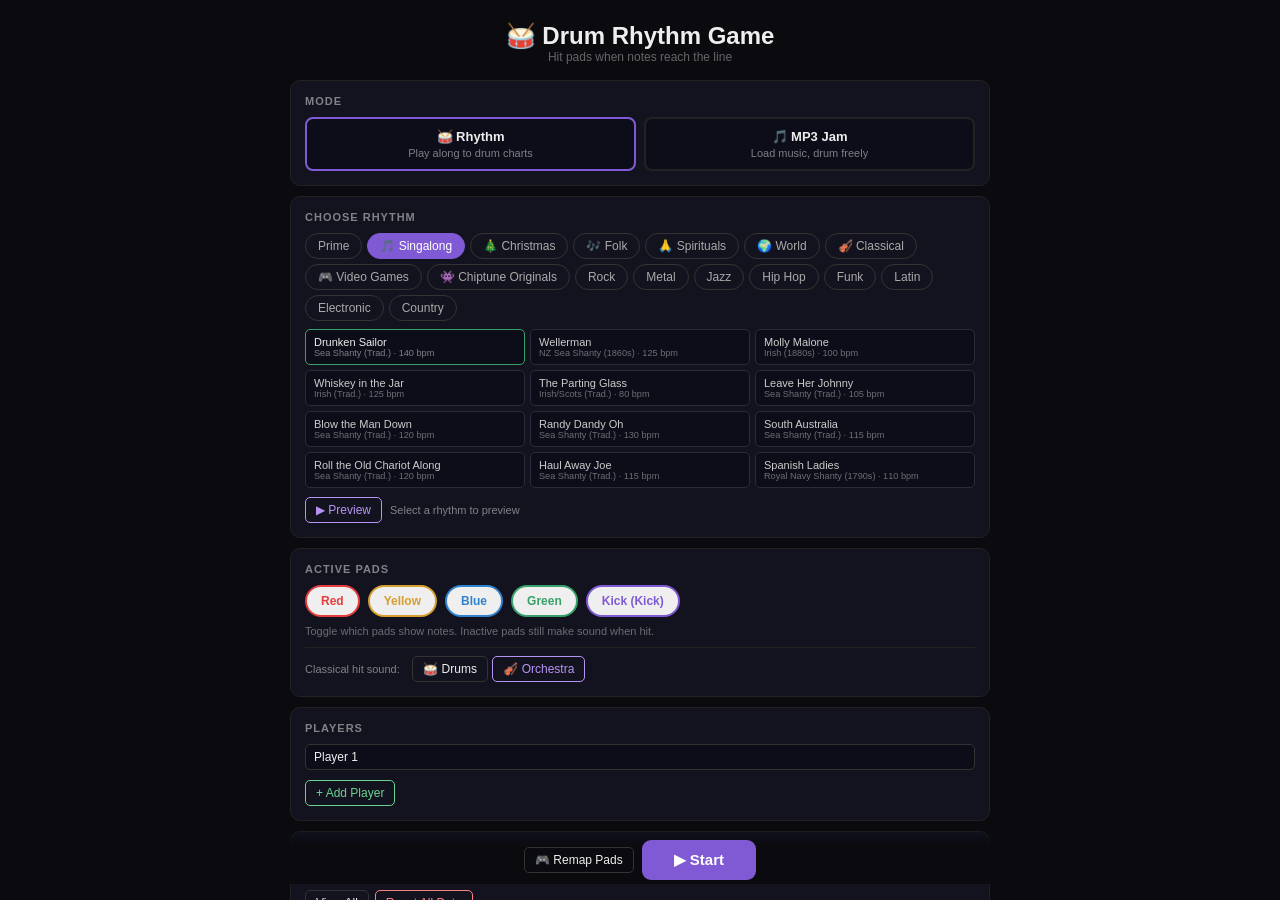
<file: versions_to_compare/drum-rhythm-game-13.html>
<!DOCTYPE html>
<html lang="en">
<head>
<meta charset="UTF-8">
<title>🥁 Drum Rhythm Game</title>
<style>
*{box-sizing:border-box;margin:0;padding:0;}
body{background:#0a0a0f;color:#eee;font-family:sans-serif;height:100vh;display:flex;flex-direction:column;overflow:hidden;}
.screen{display:none;flex-direction:column;align-items:center;width:100%;height:100%;overflow-y:auto;padding:16px;gap:10px;}
.screen.active{display:flex;}
.card{background:#13131f;border:1px solid #222;border-radius:10px;padding:14px;width:100%;max-width:700px;}
.card h2{font-size:11px;opacity:.5;text-transform:uppercase;letter-spacing:1px;margin-bottom:10px;}
.mode-row{display:flex;gap:8px;}
.mode-card{flex:1;padding:10px;border-radius:8px;border:2px solid #222;background:#0d0d1a;cursor:pointer;text-align:center;}
.mode-card.sel{border-color:#805ad5;}
.mode-card h3{font-size:13px;margin-bottom:3px;}
.mode-card p{font-size:11px;opacity:.5;}
.genre-tabs{display:flex;gap:5px;flex-wrap:wrap;margin-bottom:8px;}
.gtab{padding:5px 12px;border-radius:16px;border:1px solid #333;background:transparent;color:#aaa;cursor:pointer;font-size:12px;}
.gtab.active{background:#805ad5;border-color:#805ad5;color:#fff;}
.rgrid{display:grid;grid-template-columns:1fr 1fr 1fr;gap:5px;max-height:160px;overflow-y:auto;}
.rbtn{padding:6px 8px;border-radius:5px;border:1px solid #2a2a3a;background:#0d0d1a;color:#ccc;cursor:pointer;font-size:11px;text-align:left;}
.rbtn.sel{border-color:#38a169;color:#eee;}
.rbtn small{opacity:.5;display:block;}
.pad-toggle{display:flex;gap:8px;flex-wrap:wrap;}
.ptog{padding:7px 14px;border-radius:20px;border:2px solid;cursor:pointer;font-size:12px;font-weight:bold;opacity:.4;transition:opacity .15s;}
.ptog.on{opacity:1;}
.prow{display:flex;gap:6px;align-items:center;margin-bottom:5px;}
.prow input{background:#0d0d1a;border:1px solid #333;border-radius:5px;padding:5px 8px;color:#eee;font-size:12px;flex:1;}
.smbtn{padding:5px 10px;border-radius:5px;border:1px solid #333;background:transparent;color:#eee;cursor:pointer;font-size:12px;}
.smbtn.green{color:#68d391;border-color:#68d391;}
.smbtn.red{color:#fc8181;border-color:#fc8181;}
.smbtn.purple{color:#b794f4;border-color:#b794f4;}
.bigbtn{padding:11px 32px;border-radius:9px;border:none;background:#805ad5;color:#fff;font-size:15px;cursor:pointer;font-weight:bold;}
.bigbtn:hover{background:#9f7aea;}
#hud{padding:7px 12px;background:#111;border-bottom:1px solid #1e1e2e;display:flex;align-items:center;gap:10px;flex-shrink:0;width:100%;}
#hud-title{font-size:12px;font-weight:bold;flex:1;overflow:hidden;text-overflow:ellipsis;white-space:nowrap;}
.hstat{text-align:center;min-width:50px;}.hstat span{font-size:9px;opacity:.5;display:block;}.hstat b{font-size:16px;}
#cwrap{flex:1;position:relative;width:100%;}
canvas{display:block;}
#msg{position:absolute;top:28%;left:50%;transform:translate(-50%,-50%);font-size:28px;font-weight:bold;pointer-events:none;opacity:0;text-shadow:0 0 20px currentColor;white-space:nowrap;}
#cdown{position:absolute;top:40%;left:50%;transform:translate(-50%,-50%);font-size:80px;font-weight:bold;pointer-events:none;opacity:0;color:#fff;}
#pbanner{position:absolute;top:12px;left:50%;transform:translateX(-50%);background:#1a1a2e;border:1px solid #444;border-radius:7px;padding:7px 18px;font-size:13px;opacity:0;pointer-events:none;transition:opacity .3s;}
#ss{padding:16px;}
.stbl{width:100%;max-width:600px;border-collapse:collapse;}
.stbl th{text-align:left;padding:7px 9px;border-bottom:1px solid #222;font-size:11px;opacity:.5;}
.stbl td{padding:7px 9px;border-bottom:1px solid #111;font-size:12px;}
.sticky-start{position:sticky;bottom:0;padding:12px 0 4px;background:linear-gradient(transparent,#0a0a0f 35%);z-index:10;display:flex;gap:8px;justify-content:center;align-items:center;width:100%;max-width:700px;}
#game-controls{display:flex;gap:0;background:#0d0d18;border-bottom:1px solid #1e1e2e;padding:5px 14px;flex-shrink:0;width:100%;align-items:center;justify-content:center;gap:28px;}
.gctrl-label{display:flex;align-items:center;gap:8px;cursor:default;}
.gctrl-icon{font-size:16px;}
.gctrl-name{font-size:11px;color:#aaa;min-width:44px;}
.gctrl-slider{width:140px;height:6px;accent-color:#805ad5;cursor:pointer;}
.gctrl-val{font-size:13px;font-weight:bold;color:#b794f4;min-width:40px;text-align:right;}
#pause-overlay{display:none;position:absolute;top:0;left:0;width:100%;height:100%;background:rgba(0,0,0,0.8);z-index:20;flex-direction:column;align-items:center;justify-content:center;gap:16px;}
#pause-overlay.show{display:flex;}
#pause-overlay h2{font-size:28px;color:#fff;}
#remap-overlay{display:none;position:fixed;top:0;left:0;width:100%;height:100%;background:rgba(0,0,0,0.9);z-index:30;flex-direction:column;align-items:center;justify-content:center;gap:16px;}
#remap-overlay.show{display:flex;}
#remap-prompt{font-size:20px;font-weight:bold;text-align:center;}
#remap-status{font-size:13px;opacity:.5;text-align:center;}
</style>
</head>
<body>

<!-- MENU -->
<div class="screen active" id="sm">
  <div style="text-align:center;padding:6px 0"><h1 style="font-size:24px">🥁 Drum Rhythm Game</h1><p style="opacity:.4;font-size:12px">Hit pads when notes reach the line</p></div>

  <div class="card">
    <h2>Mode</h2>
    <div class="mode-row">
      <div class="mode-card sel" id="mc-b" onclick="setMode('builtin')"><h3>🥁 Rhythm</h3><p>Play along to drum charts</p></div>
      <div class="mode-card" id="mc-m" onclick="setMode('mp3')"><h3>🎵 MP3 Jam</h3><p>Load music, drum freely</p></div>
    </div>
  </div>

  <div class="card" id="rc">
    <h2>Choose Rhythm</h2>
    <div class="genre-tabs" id="gtabs"></div>
    <div class="rgrid" id="rgrid"></div>
    <div style="display:flex;gap:8px;align-items:center;margin-top:8px;">
      <button class="smbtn purple" id="pvbtn" onclick="togglePreview()">▶ Preview</button>
      <span id="pvlbl" style="font-size:11px;opacity:.5">Select a rhythm to preview</span>
    </div>
  </div>

  <div class="card" id="mc-mp3" style="display:none">
    <h2>Load MP3</h2>
    <div style="display:flex;gap:8px;align-items:center">
      <button class="smbtn" onclick="document.getElementById('fi').click()">📂 Browse</button>
      <span id="mp3n" style="font-size:12px;opacity:.5">No file</span>
      <input type="file" id="fi" accept="audio/*" style="display:none">
    </div>
  </div>

  <div class="card">
    <h2>Active Pads</h2>
    <div class="pad-toggle" id="pad-toggles"></div>
    <p style="font-size:11px;opacity:.4;margin-top:8px">Toggle which pads show notes. Inactive pads still make sound when hit.</p>
    <div id="hitmode-toggle" style="display:none;margin-top:10px;padding-top:8px;border-top:1px solid #222;">
      <span style="font-size:11px;opacity:.5;margin-right:8px;">Classical hit sound:</span>
      <button class="smbtn" id="hitmode-drums" onclick="setHitMode('drums')">🥁 Drums</button>
      <button class="smbtn purple" id="hitmode-orch" onclick="setHitMode('orchestra')">🎻 Orchestra</button>
    </div>
  </div>

  <div class="card">
    <h2>Players</h2>
    <div id="plist"></div>
    <button class="smbtn green" onclick="addPlayer()" style="margin-top:5px">+ Add Player</button>
  </div>

  <div class="card">
    <h2>Leaderboard</h2>
    <div id="mlb" style="font-size:12px;opacity:.5">No scores yet.</div>
    <div style="display:flex;gap:6px;margin-top:8px">
      <button class="smbtn" onclick="goScores()">View All</button>
      <button class="smbtn red" onclick="confirmReset()">Reset All Data</button>
    </div>
  </div>

  <div class="card">
    <h2>Settings</h2>
    <div style="display:flex;gap:16px;flex-wrap:wrap;align-items:center;">
      <label style="font-size:12px;display:flex;align-items:center;gap:6px;">Speed: <input type="range" min="50" max="150" value="100" step="5" id="speed-slider" oninput="setSpeed(this.value)"><span id="speed-val" style="font-size:11px;min-width:32px">100%</span></label>
      <label style="font-size:12px;display:flex;align-items:center;gap:6px;">Volume: <input type="range" min="0" max="150" value="100" step="5" id="vol-slider" oninput="setVolume(this.value)"><span id="vol-val" style="font-size:11px;min-width:32px">100%</span></label>
      <button class="smbtn" onclick="resetSettings()" style="font-size:11px;">Reset</button>
    </div>
  </div>

  <div class="sticky-start">
    <button class="smbtn" onclick="startRemap()">🎮 Remap Pads</button>
    <button class="bigbtn" onclick="startGame()">▶ Start</button>
  </div>
</div>

<!-- GAME -->
<div class="screen" id="sg" style="padding:0;">
  <div id="hud">
    <button class="smbtn" onclick="goMenu()">← Menu</button>
    <button class="smbtn" onclick="togglePause()" id="pause-btn">⏸</button>
    <div id="hud-title">-</div>
    <div class="hstat"><span>Score</span><b id="hs">0</b></div>
    <div class="hstat"><span>Streak</span><b id="hst">0</b></div>
    <div class="hstat"><span>Acc</span><b id="ha">-</b></div>
    <div class="hstat"><span>Player</span><b id="hp">-</b></div>
    <span id="gpd" style="font-size:10px;opacity:.4;margin-left:auto">No gamepad</span>
  </div>
  <div id="game-controls">
    <label class="gctrl-label">
      <span class="gctrl-icon">🔊</span>
      <span class="gctrl-name">Volume</span>
      <input type="range" min="0" max="150" value="100" step="5" id="hud-vol" class="gctrl-slider" oninput="setVolume(this.value);document.getElementById('vol-slider').value=this.value">
      <span class="gctrl-val" id="hud-vol-val">100%</span>
    </label>
  </div>
  <div id="cwrap">
    <canvas id="c"></canvas><div id="msg"></div><div id="cdown"></div><div id="pbanner"></div>
    <div id="pause-overlay"><h2>PAUSED</h2><button class="bigbtn" onclick="togglePause()">▶ Resume</button><button class="smbtn" onclick="goMenu()">← Back to Menu</button></div>
  </div>
</div>

<!-- REMAP -->
<div id="remap-overlay"><div id="remap-prompt"></div><div id="remap-status"></div><button class="smbtn red" onclick="cancelRemap()">Cancel</button></div>

<!-- SCORES -->
<div class="screen" id="ss" style="padding:16px;">
  <div style="width:100%;max-width:600px">
    <div style="display:flex;justify-content:space-between;align-items:center;margin-bottom:12px">
      <h2>🏆 Leaderboard</h2>
      <div style="display:flex;gap:6px">
        <button class="smbtn red" onclick="clearScores()">Clear</button>
        <button class="smbtn" onclick="goMenu()">← Back</button>
      </div>
    </div>
    <table class="stbl"><thead><tr><th></th><th>Player</th><th>Rhythm</th><th>Score</th><th>Acc</th><th>Streak</th><th>Date</th></tr></thead>
    <tbody id="stbody"></tbody></table>
  </div>
</div>

<script>
// ── LANE DEFINITIONS ──────────────────────────────────
const LANES=[
  {label:"Red",   color:"#e53e3e",key:"f", type:"tom"},
  {label:"Yellow",color:"#d69e2e",key:"g", type:"snare"},
  {label:"Blue",  color:"#3182ce",key:"h", type:"hihat"},
  {label:"Green", color:"#38a169",key:"j", type:"tom2"},
  {label:"Kick",  color:"#805ad5",key:" ", type:"kick"},
];

// which pads are active (show notes) — all on by default
let activePads=[true,true,true,true,true];

// ── RHYTHMS ───────────────────────────────────────────
// Every pattern now uses ALL 5 lanes (0=Red/tom, 1=Yellow/snare, 2=Blue/hihat, 3=Green/tom2, 4=Kick)
// t = beat offset within a 4-beat bar
const GENRES={
 Rock:[
  {n:"Basic Rock",bpm:90,bars:8,p:[
    {t:0,l:4},{t:0,l:2},{t:.5,l:2},{t:1,l:1},{t:1,l:2},{t:1.5,l:2},
    {t:2,l:4},{t:2,l:2},{t:2.5,l:2},{t:3,l:1},{t:3,l:2},{t:3.5,l:2}]},
  {n:"Classic Rock",bpm:110,bars:8,p:[
    {t:0,l:4},{t:0,l:2},{t:.5,l:2},{t:1,l:1},{t:1.5,l:2},
    {t:2,l:4},{t:2.5,l:2},{t:3,l:1},{t:3,l:0},{t:3.5,l:2}]},
  {n:"Punk Rock",bpm:160,bars:8,p:[
    {t:0,l:4},{t:0,l:2},{t:.5,l:2},{t:1,l:1},{t:1,l:2},{t:1.5,l:2},
    {t:2,l:4},{t:2.5,l:4},{t:2.5,l:2},{t:3,l:1},{t:3.25,l:0},{t:3.5,l:2}]},
  {n:"Arena Rock",bpm:120,bars:8,p:[
    {t:0,l:4},{t:0,l:2},{t:.5,l:2},{t:1,l:1},{t:1,l:3},{t:1.5,l:2},
    {t:2,l:4},{t:2,l:2},{t:2.5,l:2},{t:3,l:1},{t:3,l:0},{t:3.5,l:2}]},
  {n:"Hard Rock",bpm:140,bars:8,p:[
    {t:0,l:4},{t:0,l:2},{t:.5,l:2},{t:1,l:1},{t:1.5,l:3},
    {t:2,l:4},{t:2,l:2},{t:2.5,l:2},{t:3,l:0},{t:3.25,l:1},{t:3.5,l:3},{t:3.75,l:0}]},
  {n:"Indie Rock",bpm:100,bars:8,p:[
    {t:0,l:4},{t:0,l:2},{t:.75,l:3},{t:1,l:1},{t:1.5,l:2},
    {t:2,l:4},{t:2,l:2},{t:2.75,l:0},{t:3,l:1},{t:3.5,l:2}]},
  {n:"Rock Shuffle",bpm:100,bars:8,p:[
    {t:0,l:4},{t:0,l:2},{t:.67,l:2},{t:1,l:1},{t:1,l:3},{t:1.67,l:2},
    {t:2,l:4},{t:2,l:2},{t:2.67,l:2},{t:3,l:1},{t:3,l:0},{t:3.67,l:2}]},
  {n:"Power Ballad",bpm:72,bars:8,p:[
    {t:0,l:4},{t:0,l:2},{t:1,l:1},{t:1.5,l:3},
    {t:2,l:4},{t:2,l:2},{t:2.5,l:2},{t:3,l:1},{t:3.5,l:0}]},
  {n:"Half Time",bpm:95,bars:8,p:[
    {t:0,l:4},{t:0,l:2},{t:.5,l:2},{t:1,l:2},{t:1.5,l:3},
    {t:2,l:1},{t:2,l:2},{t:2.5,l:2},{t:3,l:2},{t:3.5,l:0}]},
  {n:"Tom Heavy",bpm:105,bars:8,p:[
    {t:0,l:4},{t:.5,l:3},{t:1,l:1},{t:1.5,l:0},
    {t:2,l:4},{t:2.5,l:3},{t:3,l:1},{t:3.5,l:0}]},
  {n:"Stadium Rock",bpm:118,bars:8,p:[
    {t:0,l:4},{t:0,l:2},{t:.5,l:2},{t:1,l:1},{t:1,l:3},{t:1.5,l:2},
    {t:2,l:4},{t:2,l:2},{t:2.5,l:0},{t:3,l:1},{t:3,l:0},{t:3.5,l:2}]},
  {n:"Garage Rock",bpm:145,bars:8,p:[
    {t:0,l:4},{t:.5,l:2},{t:1,l:1},{t:1.5,l:3},
    {t:2,l:4},{t:2.5,l:2},{t:3,l:1},{t:3.5,l:0}]},
  {n:"Post Rock",bpm:80,bars:8,p:[
    {t:0,l:4},{t:1,l:1},{t:1.5,l:3},
    {t:2,l:4},{t:2,l:2},{t:2.5,l:2},{t:3,l:1},{t:3,l:0},{t:3.5,l:2}]},
  {n:"Glam Rock",bpm:130,bars:8,p:[
    {t:0,l:4},{t:0,l:2},{t:.5,l:0},{t:.75,l:2},{t:1,l:1},{t:1.5,l:3},
    {t:2,l:4},{t:2,l:2},{t:2.5,l:0},{t:3,l:1},{t:3.5,l:2}]},
  {n:"Rock Fill",bpm:110,bars:4,p:[
    {t:0,l:4},{t:.5,l:3},{t:1,l:2},{t:1.5,l:1},
    {t:2,l:0},{t:2.25,l:1},{t:2.5,l:2},{t:2.75,l:3},{t:3,l:4},{t:3.5,l:0}]},
 ],
 Metal:[
  {n:"Basic Metal",bpm:160,bars:8,p:[
    {t:0,l:4},{t:.25,l:4},{t:0,l:2},{t:.5,l:2},{t:1,l:1},{t:1,l:3},
    {t:1.25,l:4},{t:1.5,l:2},{t:2,l:4},{t:2.25,l:4},{t:2,l:2},
    {t:2.5,l:0},{t:3,l:1},{t:3,l:4},{t:3.5,l:2}]},
  {n:"Double Bass",bpm:155,bars:8,p:[
    {t:0,l:4},{t:.25,l:4},{t:.5,l:4},{t:.75,l:4},{t:1,l:1},{t:1,l:0},
    {t:1.25,l:4},{t:1.5,l:4},{t:1.75,l:4},{t:2,l:4},{t:2.25,l:4},
    {t:2.5,l:4},{t:2.75,l:4},{t:3,l:1},{t:3,l:3},{t:3.5,l:2}]},
  {n:"Thrash",bpm:190,bars:8,p:[
    {t:0,l:4},{t:.5,l:4},{t:1,l:1},{t:1,l:0},{t:1.5,l:4},
    {t:2,l:4},{t:2.5,l:3},{t:3,l:1},{t:3.5,l:4}]},
  {n:"Groove Metal",bpm:120,bars:8,p:[
    {t:0,l:4},{t:0,l:2},{t:.75,l:0},{t:1,l:1},{t:1.5,l:3},
    {t:1.75,l:2},{t:2,l:4},{t:2,l:2},{t:2.75,l:0},{t:3,l:1},{t:3.5,l:3}]},
  {n:"Doom Metal",bpm:55,bars:8,p:[
    {t:0,l:4},{t:0,l:2},{t:1,l:1},{t:1.5,l:3},
    {t:2,l:4},{t:2,l:2},{t:3,l:1},{t:3.5,l:0}]},
  {n:"Nu Metal",bpm:100,bars:8,p:[
    {t:0,l:4},{t:.75,l:0},{t:1,l:1},{t:1.5,l:3},
    {t:2,l:4},{t:2.25,l:4},{t:2.5,l:1},{t:3.25,l:0},{t:3.5,l:2}]},
  {n:"Power Metal",bpm:175,bars:8,p:[
    {t:0,l:4},{t:0,l:2},{t:.5,l:0},{t:.5,l:2},{t:1,l:1},{t:1,l:3},
    {t:1.5,l:4},{t:1.5,l:2},{t:2,l:4},{t:2,l:2},{t:2.5,l:0},{t:3,l:1},{t:3.5,l:2}]},
  {n:"Metalcore",bpm:150,bars:8,p:[
    {t:0,l:4},{t:.5,l:0},{t:1,l:1},{t:1,l:2},{t:1.5,l:3},
    {t:2,l:4},{t:2.25,l:4},{t:2.5,l:1},{t:3,l:0},{t:3.5,l:2}]},
  {n:"Prog Metal",bpm:130,bars:8,p:[
    {t:0,l:4},{t:.5,l:2},{t:1,l:1},{t:1.25,l:3},
    {t:1.5,l:2},{t:2,l:4},{t:2.75,l:0},{t:3,l:1},{t:3,l:2},{t:3.5,l:3},{t:3.75,l:0}]},
  {n:"Industrial",bpm:140,bars:8,p:[
    {t:0,l:4},{t:0,l:2},{t:.5,l:0},{t:1,l:1},{t:1,l:2},
    {t:1.5,l:4},{t:1.5,l:2},{t:2,l:4},{t:2,l:2},{t:2.5,l:3},{t:3,l:1},{t:3.5,l:2}]},
  {n:"Sludge",bpm:65,bars:8,p:[
    {t:0,l:4},{t:0,l:2},{t:.75,l:0},{t:1.5,l:1},{t:1.5,l:3},
    {t:2,l:4},{t:2.75,l:2},{t:3,l:0},{t:3.5,l:1}]},
  {n:"Death Metal",bpm:185,bars:8,p:[
    {t:0,l:4},{t:.25,l:0},{t:.5,l:1},{t:.75,l:3},{t:1,l:4},
    {t:1.25,l:1},{t:1.5,l:0},{t:1.75,l:4},{t:2,l:1},{t:2.25,l:3},
    {t:2.5,l:4},{t:2.75,l:0},{t:3,l:4},{t:3.5,l:1}]},
  {n:"Blast Beat",bpm:200,bars:4,p:[
    {t:0,l:4},{t:0,l:1},{t:.25,l:4},{t:.25,l:2},{t:.5,l:4},{t:.5,l:1},
    {t:.75,l:4},{t:.75,l:3},{t:1,l:4},{t:1,l:0}]},
  {n:"Breakdown",bpm:90,bars:4,p:[
    {t:0,l:4},{t:.5,l:0},{t:.75,l:4},{t:1,l:1},{t:1.5,l:3},
    {t:1.75,l:4},{t:2,l:4},{t:2.5,l:0},{t:2.75,l:1},{t:3,l:3},{t:3.5,l:4}]},
  {n:"Black Metal",bpm:210,bars:4,p:[
    {t:0,l:4},{t:0,l:2},{t:.25,l:0},{t:.25,l:2},{t:.5,l:1},{t:.5,l:4},
    {t:.75,l:3},{t:.75,l:2},{t:1,l:4},{t:1,l:0}]},
 ],
 Jazz:[
  {n:"Jazz Ride",bpm:120,bars:8,p:[
    {t:0,l:3},{t:.67,l:3},{t:1,l:3},{t:1,l:1},{t:1.67,l:3},
    {t:2,l:4},{t:2,l:3},{t:2.67,l:0},{t:3,l:3},{t:3,l:1},{t:3.67,l:3}]},
  {n:"Slow Swing",bpm:75,bars:8,p:[
    {t:0,l:4},{t:.67,l:3},{t:1,l:1},{t:1.5,l:0},{t:1.67,l:3},
    {t:2,l:4},{t:2.67,l:3},{t:3,l:1},{t:3.67,l:3}]},
  {n:"Bebop",bpm:200,bars:8,p:[
    {t:0,l:3},{t:.67,l:3},{t:1,l:3},{t:1,l:1},{t:1.67,l:3},
    {t:2,l:1},{t:2,l:3},{t:2.67,l:0},{t:3,l:3},{t:3.67,l:3}]},
  {n:"Jazz Waltz",bpm:140,bars:8,p:[
    {t:0,l:4},{t:0,l:3},{t:.67,l:3},{t:1,l:3},{t:1.67,l:3},
    {t:2,l:1},{t:2,l:0},{t:2,l:3},{t:2.67,l:3}]},
  {n:"Bossa Nova",bpm:110,bars:8,p:[
    {t:0,l:4},{t:0,l:3},{t:.75,l:0},{t:1,l:1},{t:1.5,l:3},{t:1.75,l:3},
    {t:2,l:4},{t:2,l:3},{t:2.75,l:3},{t:3,l:1},{t:3.5,l:0}]},
  {n:"Cool Jazz",bpm:95,bars:8,p:[
    {t:0,l:4},{t:.5,l:3},{t:1,l:1},{t:1.5,l:0},{t:1.5,l:3},
    {t:2,l:3},{t:2.5,l:4},{t:3,l:1},{t:3.5,l:3}]},
  {n:"Fusion",bpm:135,bars:8,p:[
    {t:0,l:4},{t:.25,l:2},{t:.5,l:3},{t:1,l:1},{t:1,l:0},
    {t:1.25,l:4},{t:1.5,l:2},{t:2,l:3},{t:2.75,l:1},{t:3,l:0},{t:3.5,l:3}]},
  {n:"Jazz Shuffle",bpm:105,bars:8,p:[
    {t:0,l:4},{t:.67,l:3},{t:1,l:1},{t:1.33,l:0},{t:1.67,l:3},
    {t:2,l:4},{t:2.67,l:3},{t:3,l:1},{t:3.67,l:3}]},
  {n:"Afro-Cuban",bpm:115,bars:8,p:[
    {t:0,l:4},{t:.5,l:3},{t:.75,l:0},{t:1,l:1},{t:1.5,l:4},
    {t:1.75,l:3},{t:2,l:3},{t:2.5,l:0},{t:3,l:1},{t:3.25,l:3},{t:3.75,l:4}]},
  {n:"New Orleans",bpm:100,bars:8,p:[
    {t:0,l:4},{t:.67,l:2},{t:1,l:1},{t:1.33,l:0},{t:1.67,l:2},
    {t:2,l:4},{t:2.33,l:2},{t:2.67,l:0},{t:3,l:1},{t:3.33,l:2}]},
  {n:"Hard Bop",bpm:165,bars:8,p:[
    {t:0,l:4},{t:.67,l:3},{t:1,l:1},{t:1,l:0},{t:1.5,l:4},
    {t:1.67,l:3},{t:2,l:3},{t:2.67,l:0},{t:3,l:1},{t:3,l:4},{t:3.67,l:3}]},
  {n:"Modal Jazz",bpm:115,bars:8,p:[
    {t:0,l:4},{t:.67,l:3},{t:1.33,l:0},{t:2,l:1},{t:2,l:4},
    {t:2.67,l:3},{t:3.33,l:0}]},
  {n:"Jazz Ballad",bpm:60,bars:8,p:[
    {t:0,l:4},{t:.67,l:3},{t:1,l:1},{t:1.5,l:0},
    {t:2,l:4},{t:2.67,l:3},{t:3,l:1}]},
  {n:"Post-Bop",bpm:155,bars:8,p:[
    {t:0,l:3},{t:.5,l:0},{t:.67,l:3},{t:1,l:1},{t:1.33,l:3},
    {t:1.67,l:4},{t:2,l:3},{t:2.33,l:0},{t:2.67,l:1},{t:3,l:3},{t:3.5,l:4}]},
  {n:"Medium Swing",bpm:130,bars:8,p:[
    {t:0,l:4},{t:.67,l:3},{t:1,l:1},{t:1,l:0},{t:1.67,l:3},
    {t:2,l:4},{t:2.67,l:3},{t:3,l:1},{t:3.67,l:3}]},
 ],
 "Hip Hop":[
  {n:"Boom Bap",bpm:90,bars:8,p:[
    {t:0,l:4},{t:.5,l:2},{t:1,l:1},{t:1.5,l:2},{t:1.75,l:0},
    {t:2,l:4},{t:2.25,l:3},{t:2.5,l:2},{t:3,l:1},{t:3.5,l:2}]},
  {n:"Trap",bpm:140,bars:8,p:[
    {t:0,l:4},{t:.25,l:0},{t:.5,l:4},{t:1,l:1},{t:1.5,l:2},{t:1.75,l:2},
    {t:2,l:4},{t:2.25,l:3},{t:3,l:1},{t:3.5,l:2},{t:3.75,l:4}]},
  {n:"Lo-Fi",bpm:75,bars:8,p:[
    {t:0,l:4},{t:.5,l:2},{t:1,l:1},{t:1.5,l:0},{t:1.75,l:4},
    {t:2,l:2},{t:2.5,l:3},{t:3,l:1},{t:3.5,l:2}]},
  {n:"Classic Hip Hop",bpm:85,bars:8,p:[
    {t:0,l:4},{t:.5,l:2},{t:.75,l:0},{t:1,l:1},{t:1.5,l:2},
    {t:2,l:4},{t:2.5,l:3},{t:2.75,l:2},{t:3,l:1},{t:3.5,l:2},{t:3.75,l:0}]},
  {n:"East Coast",bpm:88,bars:8,p:[
    {t:0,l:4},{t:.5,l:2},{t:1,l:1},{t:1.5,l:0},{t:1.75,l:4},
    {t:2,l:4},{t:2.5,l:2},{t:3,l:1},{t:3.5,l:3}]},
  {n:"West Coast",bpm:100,bars:8,p:[
    {t:0,l:4},{t:.5,l:2},{t:.75,l:0},{t:1,l:1},{t:1.5,l:3},
    {t:2,l:4},{t:2.5,l:2},{t:3,l:1},{t:3.25,l:0},{t:3.5,l:2}]},
  {n:"Drill",bpm:145,bars:8,p:[
    {t:0,l:4},{t:.25,l:0},{t:.5,l:4},{t:1,l:1},{t:1.25,l:3},
    {t:1.75,l:4},{t:2,l:0},{t:2.5,l:2},{t:3,l:1},{t:3.75,l:4}]},
  {n:"UK Grime",bpm:140,bars:8,p:[
    {t:0,l:4},{t:.5,l:2},{t:1,l:1},{t:1.25,l:0},{t:1.5,l:3},
    {t:2,l:4},{t:2.5,l:2},{t:2.75,l:1},{t:3.5,l:0}]},
  {n:"Jazz Rap",bpm:92,bars:8,p:[
    {t:0,l:4},{t:.67,l:2},{t:1,l:1},{t:1.5,l:0},{t:1.67,l:2},
    {t:2,l:4},{t:2.33,l:3},{t:2.67,l:4},{t:3,l:1},{t:3.67,l:2}]},
  {n:"R&B Hip Hop",bpm:88,bars:8,p:[
    {t:0,l:4},{t:.5,l:2},{t:.75,l:0},{t:1,l:1},{t:1.5,l:3},
    {t:1.75,l:4},{t:2,l:4},{t:2.5,l:2},{t:3,l:1},{t:3.25,l:0},{t:3.5,l:2}]},
  {n:"Crunk",bpm:75,bars:8,p:[
    {t:0,l:4},{t:.5,l:0},{t:1,l:1},{t:1,l:2},{t:1.5,l:3},
    {t:2,l:4},{t:2.5,l:4},{t:3,l:1},{t:3,l:0},{t:3.5,l:4}]},
  {n:"Cloud Rap",bpm:78,bars:8,p:[
    {t:0,l:4},{t:.75,l:2},{t:1,l:1},{t:1.5,l:0},
    {t:2,l:3},{t:3,l:1},{t:3.5,l:4}]},
  {n:"Gangsta",bpm:95,bars:8,p:[
    {t:0,l:4},{t:.75,l:0},{t:1,l:1},{t:1.5,l:3},
    {t:2,l:4},{t:2.5,l:4},{t:3,l:1},{t:3.75,l:0}]},
  {n:"Freestyle",bpm:95,bars:8,p:[
    {t:0,l:4},{t:.5,l:2},{t:1,l:1},{t:1.25,l:0},{t:1.5,l:3},
    {t:2,l:4},{t:2.25,l:0},{t:2.5,l:2},{t:3,l:1},{t:3.5,l:3},{t:3.75,l:4}]},
  {n:"Chopped",bpm:60,bars:8,p:[
    {t:0,l:4},{t:1,l:1},{t:1.5,l:0},{t:2,l:3},{t:2.5,l:4},{t:3,l:1}]},
 ],
 Funk:[
  {n:"Classic Funk",bpm:98,bars:8,p:[
    {t:0,l:4},{t:0,l:2},{t:.25,l:0},{t:.5,l:2},{t:.75,l:1},
    {t:1,l:2},{t:1.5,l:3},{t:1.75,l:2},{t:2,l:4},{t:2,l:2},
    {t:2.5,l:1},{t:2.75,l:0},{t:3,l:4},{t:3.5,l:2}]},
  {n:"Funk Pocket",bpm:95,bars:8,p:[
    {t:0,l:4},{t:.5,l:2},{t:.75,l:0},{t:1,l:1},{t:1.5,l:3},
    {t:2,l:4},{t:2.25,l:0},{t:2.5,l:2},{t:3,l:1},{t:3.5,l:3},{t:3.75,l:4}]},
  {n:"Ghost Notes",bpm:95,bars:8,p:[
    {t:0,l:4},{t:0,l:2},{t:.25,l:1},{t:.5,l:2},{t:.75,l:0},
    {t:1,l:1},{t:1.25,l:0},{t:1.5,l:3},{t:2,l:4},{t:2.25,l:0},
    {t:2.5,l:2},{t:3,l:1},{t:3,l:2},{t:3.5,l:0}]},
  {n:"P-Funk",bpm:108,bars:8,p:[
    {t:0,l:4},{t:.25,l:0},{t:.5,l:2},{t:1,l:1},{t:1.25,l:3},
    {t:1.5,l:2},{t:1.75,l:4},{t:2,l:0},{t:2.5,l:2},{t:3,l:1},{t:3.5,l:3},{t:3.75,l:2}]},
  {n:"Disco Funk",bpm:118,bars:8,p:[
    {t:0,l:4},{t:0,l:2},{t:.5,l:0},{t:.5,l:2},{t:1,l:1},{t:1,l:3},
    {t:1.5,l:4},{t:1.5,l:2},{t:2,l:0},{t:2,l:2},{t:2.5,l:4},
    {t:2.5,l:2},{t:3,l:1},{t:3.5,l:3}]},
  {n:"Soul Funk",bpm:85,bars:8,p:[
    {t:0,l:4},{t:.5,l:2},{t:1,l:1},{t:1.5,l:0},
    {t:1.75,l:3},{t:2,l:4},{t:2.5,l:2},{t:3,l:1},{t:3.5,l:0}]},
  {n:"Syncopated",bpm:100,bars:8,p:[
    {t:0,l:4},{t:.25,l:2},{t:.75,l:0},{t:1,l:1},{t:1.25,l:3},
    {t:1.5,l:4},{t:2,l:0},{t:2.25,l:2},{t:2.75,l:3},{t:3,l:1},{t:3.5,l:2}]},
  {n:"Afrobeat",bpm:105,bars:8,p:[
    {t:0,l:4},{t:.5,l:3},{t:.75,l:0},{t:1,l:1},{t:1.25,l:2},
    {t:1.5,l:3},{t:2,l:4},{t:2.5,l:0},{t:3,l:1},{t:3.25,l:3},{t:3.75,l:2}]},
  {n:"Hi-Hat Funk",bpm:100,bars:8,p:[
    {t:0,l:4},{t:0,l:2},{t:.25,l:2},{t:.5,l:0},{t:.75,l:2},
    {t:1,l:1},{t:1.25,l:2},{t:1.5,l:3},{t:1.75,l:4},
    {t:2,l:2},{t:2.5,l:0},{t:3,l:1},{t:3.5,l:2}]},
  {n:"New Orleans",bpm:90,bars:8,p:[
    {t:0,l:4},{t:.5,l:2},{t:.67,l:0},{t:1,l:1},{t:1.5,l:3},
    {t:1.67,l:2},{t:2,l:4},{t:2.5,l:2},{t:2.67,l:0},{t:3,l:1},{t:3.5,l:3}]},
  {n:"Electro Funk",bpm:112,bars:8,p:[
    {t:0,l:4},{t:.5,l:2},{t:1,l:1},{t:1,l:0},{t:1.5,l:3},
    {t:1.5,l:2},{t:2,l:4},{t:2.5,l:2},{t:3,l:1},{t:3,l:0},{t:3.5,l:4}]},
  {n:"Trap Funk",bpm:130,bars:8,p:[
    {t:0,l:4},{t:.25,l:0},{t:.5,l:2},{t:1,l:1},{t:1.5,l:3},
    {t:1.75,l:4},{t:2,l:0},{t:2.5,l:2},{t:3,l:1},{t:3.75,l:4}]},
  {n:"Slow Funk",bpm:72,bars:8,p:[
    {t:0,l:4},{t:.5,l:2},{t:1,l:1},{t:1.5,l:0},
    {t:2,l:3},{t:2.5,l:2},{t:2.75,l:4},{t:3,l:1}]},
  {n:"Funk Breakdown",bpm:88,bars:4,p:[
    {t:0,l:4},{t:.25,l:2},{t:.5,l:0},{t:.75,l:2},{t:1,l:1},
    {t:1.25,l:3},{t:1.5,l:2},{t:1.75,l:4},{t:2,l:0},{t:2.5,l:4},{t:2.75,l:1},{t:3,l:2}]},
  {n:"Sly Groove",bpm:102,bars:8,p:[
    {t:0,l:4},{t:.5,l:2},{t:.75,l:0},{t:1,l:1},{t:1.5,l:3},
    {t:1.75,l:2},{t:2,l:4},{t:2.5,l:0},{t:3,l:1},{t:3.25,l:3},{t:3.75,l:2}]},
 ],
 Latin:[
  {n:"Samba",bpm:130,bars:8,p:[
    {t:0,l:4},{t:0,l:2},{t:.5,l:3},{t:.75,l:0},{t:1,l:1},{t:1,l:2},
    {t:1.5,l:3},{t:1.75,l:4},{t:2,l:0},{t:2,l:2},{t:2.5,l:3},
    {t:2.75,l:3},{t:3,l:1},{t:3.5,l:0}]},
  {n:"Bossa Nova",bpm:110,bars:8,p:[
    {t:0,l:4},{t:0,l:3},{t:.75,l:0},{t:1,l:1},{t:1.5,l:3},
    {t:1.75,l:3},{t:2,l:4},{t:2,l:0},{t:2.75,l:3},{t:3,l:1},{t:3.5,l:0}]},
  {n:"Salsa",bpm:185,bars:8,p:[
    {t:0,l:4},{t:0,l:2},{t:.5,l:0},{t:1,l:1},{t:1.5,l:3},
    {t:2,l:4},{t:2,l:2},{t:2.5,l:0},{t:3,l:2},{t:3.5,l:1}]},
  {n:"Cha Cha",bpm:120,bars:8,p:[
    {t:0,l:4},{t:.5,l:0},{t:1,l:1},{t:1.5,l:2},{t:1.75,l:3},
    {t:2,l:4},{t:2.5,l:0},{t:3,l:1},{t:3.5,l:2},{t:3.75,l:3}]},
  {n:"Reggaeton",bpm:95,bars:8,p:[
    {t:0,l:4},{t:.5,l:0},{t:1,l:1},{t:1,l:2},{t:1.5,l:3},
    {t:2,l:4},{t:2.5,l:4},{t:3,l:1},{t:3,l:0},{t:3.5,l:4}]},
  {n:"Merengue",bpm:150,bars:8,p:[
    {t:0,l:4},{t:0,l:2},{t:.5,l:0},{t:.5,l:2},{t:1,l:1},{t:1,l:2},
    {t:1.5,l:3},{t:2,l:4},{t:2,l:2},{t:2.5,l:0},{t:2.5,l:2},{t:3,l:1},{t:3.5,l:3}]},
  {n:"Cumbia",bpm:120,bars:8,p:[
    {t:0,l:4},{t:.5,l:0},{t:1,l:1},{t:1.5,l:3},
    {t:1.75,l:2},{t:2,l:4},{t:2.5,l:0},{t:3,l:1},{t:3.5,l:3}]},
  {n:"Mambo",bpm:165,bars:8,p:[
    {t:0,l:4},{t:.25,l:0},{t:.5,l:4},{t:.75,l:2},{t:1,l:1},{t:1.5,l:3},
    {t:2,l:4},{t:2.25,l:0},{t:2.75,l:4},{t:3,l:1},{t:3.5,l:3}]},
  {n:"Tango",bpm:65,bars:8,p:[
    {t:0,l:4},{t:0,l:1},{t:.5,l:0},{t:1,l:1},{t:1.5,l:3},
    {t:2,l:4},{t:2,l:1},{t:2.5,l:0},{t:3,l:1}]},
  {n:"Afro-Cuban",bpm:115,bars:8,p:[
    {t:0,l:4},{t:.5,l:3},{t:.75,l:0},{t:1,l:1},{t:1.5,l:4},
    {t:1.75,l:3},{t:2,l:0},{t:2.5,l:4},{t:3,l:1},{t:3.25,l:3},{t:3.75,l:0}]},
  {n:"Flamenco",bpm:140,bars:8,p:[
    {t:0,l:4},{t:.33,l:3},{t:.67,l:0},{t:1,l:1},{t:1.33,l:3},
    {t:1.67,l:4},{t:2,l:0},{t:2.33,l:3},{t:2.67,l:1},{t:3,l:4},{t:3.33,l:0}]},
  {n:"Bolero",bpm:72,bars:8,p:[
    {t:0,l:4},{t:.67,l:3},{t:1,l:1},{t:1.33,l:0},{t:1.67,l:3},
    {t:2,l:4},{t:2.67,l:3},{t:3,l:1},{t:3.67,l:0}]},
  {n:"Baiao",bpm:110,bars:8,p:[
    {t:0,l:4},{t:.5,l:2},{t:.75,l:0},{t:1,l:1},{t:1.5,l:3},
    {t:1.75,l:4},{t:2,l:0},{t:2.5,l:2},{t:3,l:1},{t:3.25,l:3},{t:3.5,l:0}]},
  {n:"Son Cubano",bpm:100,bars:8,p:[
    {t:0,l:4},{t:.5,l:3},{t:1,l:1},{t:1.5,l:0},
    {t:1.75,l:4},{t:2,l:0},{t:2.5,l:3},{t:3,l:1},{t:3.5,l:3}]},
  {n:"Timba",bpm:175,bars:8,p:[
    {t:0,l:4},{t:.25,l:0},{t:.5,l:4},{t:.75,l:2},{t:1,l:1},{t:1.25,l:3},
    {t:1.5,l:4},{t:1.75,l:2},{t:2,l:0},{t:2.5,l:2},{t:3,l:1},{t:3.5,l:3}]},
 ],
 Electronic:[
  {n:"4-on-Floor",bpm:128,bars:8,p:[
    {t:0,l:4},{t:0,l:2},{t:.5,l:0},{t:1,l:1},{t:1,l:3},
    {t:1.5,l:2},{t:2,l:4},{t:2,l:2},{t:2.5,l:0},{t:3,l:1},{t:3,l:4},{t:3.5,l:2}]},
  {n:"Techno",bpm:135,bars:8,p:[
    {t:0,l:4},{t:0,l:2},{t:.5,l:0},{t:1,l:4},{t:1,l:2},{t:1.5,l:3},
    {t:2,l:4},{t:2,l:2},{t:2.5,l:0},{t:3,l:4},{t:3,l:2},{t:3.5,l:3}]},
  {n:"Drum & Bass",bpm:174,bars:8,p:[
    {t:0,l:4},{t:.5,l:0},{t:.75,l:1},{t:1.5,l:3},
    {t:1.75,l:4},{t:2,l:1},{t:2.5,l:0},{t:2.75,l:4},{t:3,l:1},{t:3.5,l:4}]},
  {n:"Dubstep",bpm:140,bars:8,p:[
    {t:0,l:4},{t:.5,l:0},{t:1,l:1},{t:1.5,l:3},
    {t:1.75,l:4},{t:2,l:0},{t:2.5,l:2},{t:3,l:1},{t:3.75,l:4}]},
  {n:"Breakbeat",bpm:110,bars:8,p:[
    {t:0,l:4},{t:0,l:2},{t:.5,l:0},{t:.75,l:4},{t:1,l:1},{t:1.5,l:3},
    {t:1.75,l:2},{t:2,l:4},{t:2.25,l:0},{t:2.5,l:2},{t:3,l:1},{t:3.25,l:4},{t:3.5,l:0}]},
  {n:"Trance",bpm:138,bars:8,p:[
    {t:0,l:4},{t:0,l:2},{t:.25,l:0},{t:.5,l:2},{t:.75,l:3},
    {t:1,l:1},{t:1,l:4},{t:1.5,l:0},{t:2,l:4},{t:2,l:2},{t:2.5,l:3},
    {t:3,l:1},{t:3,l:4},{t:3.5,l:0}]},
  {n:"Jungle",bpm:160,bars:8,p:[
    {t:0,l:4},{t:.25,l:1},{t:.5,l:0},{t:.75,l:2},{t:1,l:3},
    {t:1.25,l:1},{t:1.5,l:4},{t:1.75,l:2},{t:2,l:0},{t:2.5,l:1},
    {t:2.75,l:3},{t:3,l:2},{t:3.25,l:4},{t:3.75,l:0}]},
  {n:"Synthwave",bpm:100,bars:8,p:[
    {t:0,l:4},{t:0,l:2},{t:.5,l:0},{t:1,l:1},{t:1,l:3},
    {t:1.5,l:2},{t:2,l:4},{t:2,l:2},{t:2.5,l:0},{t:3,l:1},{t:3,l:3},{t:3.5,l:2}]},
  {n:"Future Bass",bpm:150,bars:8,p:[
    {t:0,l:4},{t:.5,l:0},{t:1,l:1},{t:1,l:3},{t:1.5,l:2},
    {t:1.75,l:4},{t:2,l:0},{t:2.5,l:3},{t:3,l:1},{t:3.25,l:4},{t:3.75,l:0}]},
  {n:"IDM",bpm:120,bars:8,p:[
    {t:0,l:4},{t:.25,l:0},{t:.5,l:1},{t:.75,l:3},{t:1,l:2},
    {t:1.25,l:4},{t:1.75,l:0},{t:2,l:2},{t:2.25,l:3},{t:2.5,l:1},
    {t:2.75,l:0},{t:3.25,l:4},{t:3.75,l:2}]},
  {n:"Big Beat",bpm:115,bars:8,p:[
    {t:0,l:4},{t:0,l:2},{t:.5,l:0},{t:.75,l:2},{t:1,l:1},{t:1,l:3},
    {t:1.5,l:4},{t:1.75,l:0},{t:2,l:4},{t:2,l:2},{t:2.5,l:3},{t:3,l:1},{t:3.5,l:0}]},
  {n:"Electro",bpm:118,bars:8,p:[
    {t:0,l:4},{t:0,l:2},{t:.5,l:0},{t:1,l:1},{t:1,l:3},
    {t:1.5,l:4},{t:1.5,l:2},{t:2,l:0},{t:2,l:2},{t:2.5,l:4},{t:3,l:1},{t:3.5,l:3}]},
  {n:"Minimal",bpm:130,bars:8,p:[
    {t:0,l:4},{t:1,l:0},{t:1,l:2},{t:2,l:4},{t:2,l:1},{t:3,l:0},{t:3,l:2}]},
  {n:"Footwork",bpm:160,bars:8,p:[
    {t:0,l:4},{t:.25,l:0},{t:.5,l:1},{t:.75,l:4},{t:1,l:3},
    {t:1.25,l:4},{t:1.5,l:0},{t:1.75,l:4},{t:2,l:1},{t:2.5,l:0},
    {t:2.75,l:3},{t:3,l:4},{t:3.25,l:1},{t:3.5,l:0}]},
  {n:"Ambient",bpm:75,bars:8,p:[
    {t:0,l:4},{t:1,l:2},{t:1.5,l:0},{t:2,l:1},{t:2.5,l:3},{t:3,l:2}]},
 ],
 Country:[
  {n:"Two-Step",bpm:105,bars:8,p:[
    {t:0,l:4},{t:0,l:2},{t:1,l:1},{t:1,l:3},{t:1.5,l:0},
    {t:2,l:4},{t:2,l:2},{t:3,l:1},{t:3,l:3}]},
  {n:"Honky Tonk",bpm:120,bars:8,p:[
    {t:0,l:4},{t:0,l:2},{t:.5,l:0},{t:1,l:1},{t:1.5,l:3},
    {t:2,l:4},{t:2,l:2},{t:2.5,l:0},{t:3,l:1},{t:3.5,l:3}]},
  {n:"Shuffle",bpm:100,bars:8,p:[
    {t:0,l:4},{t:.67,l:2},{t:1,l:1},{t:1.5,l:0},{t:1.67,l:2},
    {t:2,l:4},{t:2.67,l:2},{t:3,l:1},{t:3.5,l:0},{t:3.67,l:2}]},
  {n:"Bluegrass",bpm:145,bars:8,p:[
    {t:0,l:4},{t:.5,l:0},{t:1,l:1},{t:1,l:3},
    {t:2,l:4},{t:2.5,l:0},{t:3,l:1},{t:3,l:3}]},
  {n:"Ballad",bpm:68,bars:8,p:[
    {t:0,l:4},{t:0,l:2},{t:1,l:1},{t:1.5,l:0},
    {t:2,l:4},{t:2,l:2},{t:3,l:1},{t:3.5,l:3}]},
  {n:"Western Swing",bpm:130,bars:8,p:[
    {t:0,l:4},{t:.67,l:3},{t:1,l:1},{t:1.5,l:0},{t:1.67,l:3},
    {t:2,l:4},{t:2.33,l:0},{t:2.67,l:3},{t:3,l:1},{t:3.67,l:3}]},
  {n:"Southern Rock",bpm:125,bars:8,p:[
    {t:0,l:4},{t:.5,l:2},{t:1,l:1},{t:1,l:3},{t:1.5,l:0},
    {t:2,l:4},{t:2.5,l:2},{t:3,l:1},{t:3.5,l:0}]},
  {n:"Rockabilly",bpm:155,bars:8,p:[
    {t:0,l:4},{t:.5,l:0},{t:1,l:1},{t:1.5,l:3},
    {t:2,l:4},{t:2.25,l:4},{t:2.5,l:0},{t:3,l:1},{t:3.5,l:3}]},
  {n:"Outlaw",bpm:110,bars:8,p:[
    {t:0,l:4},{t:0,l:2},{t:.5,l:0},{t:1,l:1},{t:1,l:3},
    {t:1.5,l:2},{t:2,l:4},{t:2.5,l:0},{t:3,l:1},{t:3.5,l:3}]},
  {n:"New Country",bpm:118,bars:8,p:[
    {t:0,l:4},{t:0,l:2},{t:.5,l:0},{t:1,l:1},{t:1.5,l:3},
    {t:2,l:4},{t:2,l:2},{t:2.5,l:0},{t:3,l:1},{t:3.5,l:3}]},
  {n:"Gospel",bpm:88,bars:8,p:[
    {t:0,l:4},{t:0,l:2},{t:1,l:1},{t:1,l:3},{t:1.5,l:0},
    {t:2,l:4},{t:2,l:2},{t:2.5,l:2},{t:3,l:1},{t:3,l:0},{t:3.5,l:3}]},
  {n:"Americana",bpm:95,bars:8,p:[
    {t:0,l:4},{t:.5,l:2},{t:1,l:1},{t:1.5,l:0},
    {t:1.5,l:4},{t:2,l:3},{t:2.5,l:2},{t:3,l:1},{t:3.5,l:0}]},
  {n:"Texas Blues",bpm:78,bars:8,p:[
    {t:0,l:4},{t:.67,l:2},{t:1,l:1},{t:1.5,l:0},{t:1.67,l:2},
    {t:2,l:4},{t:2.33,l:0},{t:2.67,l:2},{t:3,l:1},{t:3.67,l:2}]},
  {n:"Cajun",bpm:115,bars:8,p:[
    {t:0,l:4},{t:.67,l:2},{t:1,l:1},{t:1.33,l:0},{t:1.67,l:2},
    {t:2,l:4},{t:2.33,l:3},{t:2.67,l:2},{t:3,l:1},{t:3.33,l:0}]},
  {n:"Barn Dance",bpm:138,bars:8,p:[
    {t:0,l:4},{t:0,l:2},{t:.5,l:0},{t:1,l:1},{t:1,l:3},
    {t:1.5,l:2},{t:2,l:4},{t:2.5,l:0},{t:3,l:1},{t:3,l:0},{t:3.5,l:2}]},
 ],
};

// ── CLASSICAL MODE ────────────────────────────────────
const NT={C3:130.81,D3:146.83,Eb3:155.56,E3:164.81,F3:174.61,G3:196.00,Ab3:207.65,A3:220.00,Bb3:233.08,B3:246.94,C4:261.63,D4:293.66,Eb4:311.13,E4:329.63,F4:349.23,G4:392.00,Ab4:415.30,A4:440.00,Bb4:466.16,B4:493.88,C5:523.25,D5:587.33,Eb5:622.25,E5:659.25,F5:698.46,G5:783.99,A5:880.00,Gb3:185.00,Db4:277.18,Gb4:369.99,Db5:554.37,C6:1046.50};

function playSynth(ac,freq,t,dur,inst,vol,arr){
  if(t<ac.currentTime-0.1)return;
  var v=(vol||0.25)*3*masterVolume;
  if(inst==='strings'){
    var o=ac.createOscillator(),f=ac.createBiquadFilter(),g=ac.createGain();
    o.type='sawtooth';o.frequency.value=freq;
    f.type='lowpass';f.frequency.value=Math.min(freq*3,4000);
    o.connect(f);f.connect(g);g.connect(ac.destination);
    var att=Math.min(0.08,dur*0.15);
    g.gain.setValueAtTime(0.001,t);g.gain.linearRampToValueAtTime(v,t+att);
    if(dur>att+0.05)g.gain.setValueAtTime(v*0.8,t+dur*0.7);
    g.gain.linearRampToValueAtTime(0.001,t+dur);
    o.start(t);o.stop(t+dur+0.02);if(arr)arr.push(o);
  }else if(inst==='brass'){
    var o=ac.createOscillator(),f=ac.createBiquadFilter(),g=ac.createGain();
    o.type='square';o.frequency.value=freq;
    f.type='lowpass';f.frequency.value=Math.min(freq*2,3000);
    o.connect(f);f.connect(g);g.connect(ac.destination);
    g.gain.setValueAtTime(0.001,t);g.gain.linearRampToValueAtTime(v*0.5,t+0.03);
    if(dur>0.08)g.gain.setValueAtTime(v*0.5,t+dur*0.8);
    g.gain.linearRampToValueAtTime(0.001,t+dur);
    o.start(t);o.stop(t+dur+0.02);if(arr)arr.push(o);
  }else if(inst==='woodwind'){
    var o=ac.createOscillator(),g=ac.createGain();
    o.type='triangle';o.frequency.value=freq;
    o.connect(g);g.connect(ac.destination);
    g.gain.setValueAtTime(0.001,t);g.gain.linearRampToValueAtTime(v*0.45,t+0.05);
    if(dur>0.1)g.gain.setValueAtTime(v*0.45,t+dur*0.8);
    g.gain.linearRampToValueAtTime(0.001,t+dur);
    o.start(t);o.stop(t+dur+0.02);if(arr)arr.push(o);
  }else if(inst==='bass'){
    var o=ac.createOscillator(),g=ac.createGain();
    o.type='sine';o.frequency.value=freq;
    o.connect(g);g.connect(ac.destination);
    g.gain.setValueAtTime(v*0.6,t);
    if(dur>0.08)g.gain.setValueAtTime(v*0.6,t+dur*0.8);
    g.gain.linearRampToValueAtTime(0.001,t+dur);
    o.start(t);o.stop(t+dur+0.02);if(arr)arr.push(o);
  }else if(inst==='timpani'){
    var o=ac.createOscillator(),g=ac.createGain();
    o.type='sine';o.connect(g);g.connect(ac.destination);
    o.frequency.setValueAtTime(freq*1.5,t);
    o.frequency.exponentialRampToValueAtTime(Math.max(freq*0.5,20),t+dur);
    g.gain.setValueAtTime(v*0.8,t);
    g.gain.exponentialRampToValueAtTime(0.001,t+dur);
    o.start(t);o.stop(t+dur+0.02);if(arr)arr.push(o);
  }else if(inst==='choir'){
    [-6,0,6].forEach(function(d){
      var o=ac.createOscillator(),g=ac.createGain();
      o.type='sine';o.frequency.value=freq+d;
      o.connect(g);g.connect(ac.destination);
      var at2=Math.min(0.1,dur*0.2);
      g.gain.setValueAtTime(0.001,t);g.gain.linearRampToValueAtTime(v*0.3,t+at2);
      if(dur>at2+0.05)g.gain.setValueAtTime(v*0.3,t+dur*0.8);
      g.gain.linearRampToValueAtTime(0.001,t+dur);
      o.start(t);o.stop(t+dur+0.02);if(arr)arr.push(o);
    });
  }
}

const CLASSICAL_PIECES=(function(){
  var G3=NT.G3,Ab3=NT.Ab3,A3=NT.A3,Bb3=NT.Bb3,B3=NT.B3,
    C4=NT.C4,D4=NT.D4,Eb4=NT.Eb4,E4=NT.E4,F4=NT.F4,G4=NT.G4,Ab4=NT.Ab4,A4=NT.A4,Bb4=NT.Bb4,
    C5=NT.C5,D5=NT.D5,Eb5=NT.Eb5,E5=NT.E5,F5=NT.F5,G5=NT.G5,A5=NT.A5,
    C3=NT.C3,D3=NT.D3,E3=NT.E3,B4=NT.B4,F3=NT.F3,Gb3=NT.Gb3,Db4=NT.Db4,Gb4=NT.Gb4,Db5=NT.Db5;

  // ── Beethoven's 5th Symphony (Opening) ──
  // ~87 seconds to the natural break at recapitulation
  // Continuous orchestral bed plays throughout; only strong melody accents are hittable
  var b5=(function(){
    var q=0.375,e=q/2,bg=[],mel=[];

    // === CONTINUOUS HARMONIC BED (plays throughout, not hittable) ===
    // Sustained string/woodwind chords that change with the harmony
    var harmony=[
      [0,5.5,[C4,Eb4,G4],0.15],       // Cm - opening
      [5.5,11,[C4,Eb4,G4],0.12],       // Cm - echo
      [11,18,[C4,Eb4,G4],0.18],        // Cm - development
      [18,26,[Ab3,C4,Eb4],0.2],        // Ab - power chords
      [26,32,[C4,Eb4,G4],0.15],        // Cm - transition
      [32,40,[G3,Bb3,D4],0.18],        // Gm - rising tension
      [40,50,[C4,Eb4,G4],0.22],        // Cm - recapitulation
      [50,60,[Ab3,C4,Eb4],0.2],        // Ab - chords
      [60,72,[C4,Eb4,G4],0.25],        // Cm - building
      [72,82,[G3,B3,D4],0.22],         // G - dominant tension
      [82,90,[C4,Eb4,G4],0.2]          // Cm - resolution
    ];
    harmony.forEach(function(h){
      for(var t=h[0];t<h[1];t+=2.0){
        h[2].forEach(function(f){
          bg.push({t:t,f:f,d:1.9,i:'strings',v:h[3]});
        });
        bg.push({t:t,f:h[2][0]/2,d:1.9,i:'bass',v:h[3]*0.6});
        if(h[3]>0.18)bg.push({t:t,f:h[2][1],d:1.9,i:'woodwind',v:h[3]*0.5});
      }
    });

    // === SECTION 1 (0-5.5s): THE OPENING — G-G-G-Eb, F-F-F-D ===
    function tutti(t,freq,dur,v){
      bg.push({t:t,f:freq,d:dur,i:'strings',v:v});
      bg.push({t:t,f:freq,d:dur,i:'brass',v:v*0.6});
      bg.push({t:t,f:freq*0.75,d:dur,i:'strings',v:v*0.35});
      bg.push({t:t,f:freq*0.6,d:dur,i:'woodwind',v:v*0.3});
      if(freq>200)bg.push({t:t,f:freq/2,d:dur,i:'bass',v:v*0.5});
    }
    // G-G-G-Eb (ff)
    tutti(0,G4,0.18,0.55);tutti(q,G4,0.18,0.55);tutti(q*2,G4,0.18,0.55);
    tutti(q*3,Eb4,1.8,0.6);
    bg.push({t:0,f:G3,d:0.18,i:'timpani',v:0.45});
    mel.push({t:0,l:0},{t:q,l:0},{t:q*2,l:0},{t:q*3,l:3});
    // F-F-F-D
    var s=3.2;
    tutti(s,F4,0.18,0.55);tutti(s+q,F4,0.18,0.55);tutti(s+q*2,F4,0.18,0.55);
    tutti(s+q*3,D4,1.8,0.6);
    mel.push({t:s,l:1},{t:s+q,l:1},{t:s+q*2,l:1},{t:s+q*3,l:3});

    // === SECTION 2 (5.5-11s): SOFT RESTATEMENT — strings only, woodwind color ===
    s=6.0;
    // Running eighth notes in 2nd violins (background texture, not hittable)
    for(var ri=0;ri<20;ri++){
      var rf=[G4,Eb4,F4,D4,G4,F4,Eb4,D4,C4,Eb4,G4,F4,Eb4,D4,C4,B3,C4,D4,Eb4,F4][ri];
      bg.push({t:s+ri*e,f:rf,d:e*0.8,i:'strings',v:0.18});
    }
    // Melody accents (hittable) — just the motif peaks
    bg.push({t:6.0,f:G4,d:0.16,i:'woodwind',v:0.3});mel.push({t:6.0,l:0});
    bg.push({t:6.0+q,f:G4,d:0.16,i:'woodwind',v:0.3});mel.push({t:6.0+q,l:0});
    bg.push({t:6.0+q*2,f:G4,d:0.16,i:'woodwind',v:0.3});mel.push({t:6.0+q*2,l:0});
    bg.push({t:6.0+q*3,f:Eb4,d:1.0,i:'woodwind',v:0.35});mel.push({t:6.0+q*3,l:3});
    s=8.5;
    bg.push({t:s,f:F4,d:0.16,i:'woodwind',v:0.3});mel.push({t:s,l:1});
    bg.push({t:s+q,f:F4,d:0.16,i:'woodwind',v:0.3});mel.push({t:s+q,l:1});
    bg.push({t:s+q*2,f:F4,d:0.16,i:'woodwind',v:0.3});mel.push({t:s+q*2,l:1});
    bg.push({t:s+q*3,f:D4,d:1.0,i:'woodwind',v:0.35});mel.push({t:s+q*3,l:3});

    // === SECTION 3 (11-18s): DEVELOPMENT — faster motifs + scalar run ===
    s=11.5;
    tutti(s,G4,0.15,0.5);tutti(s+e,G4,0.15,0.5);tutti(s+e*2,G4,0.15,0.5);
    tutti(s+e*3,Eb4,0.5,0.55);
    mel.push({t:s,l:0},{t:s+e,l:0},{t:s+e*2,l:0},{t:s+e*3,l:3});
    s=12.5;
    tutti(s,F4,0.15,0.5);tutti(s+e,F4,0.15,0.5);tutti(s+e*2,F4,0.15,0.5);
    tutti(s+e*3,D4,0.5,0.55);
    mel.push({t:s,l:1},{t:s+e,l:1},{t:s+e*2,l:1},{t:s+e*3,l:3});
    // Scalar run — violins play fast, you hit the accent notes
    s=14.0;
    var scaleDown=[G4,F4,Eb4,D4,C4,B3,C4,D4,Eb4,F4,G4,Ab4,Bb4,Ab4,G4,F4,Eb4,D4,C4,B3];
    scaleDown.forEach(function(f,i){
      bg.push({t:s+i*e,f:f,d:e*0.85,i:'strings',v:0.4});
      bg.push({t:s+i*e,f:f*0.8,d:e*0.85,i:'strings',v:0.2}); // violas
    });
    // Hittable: only every 4th note (the downbeat accents)
    [0,4,8,12,16].forEach(function(i){
      mel.push({t:s+i*e,l:[2,0,2,0,0][Math.floor(i/4)]});
    });

    // === SECTION 4 (18-28s): POWER CHORDS — big hits with timpani ===
    s=18.5;
    var chords=[[G4,Eb4,C4],[Ab4,F4,C4],[Bb4,G4,Eb4],[Ab4,F4,C4],[G4,Eb4,C4],[F4,D4,Bb3],[Eb4,C4,Ab3],[D4,B3,G3]];
    chords.forEach(function(ch,i){
      var t2=s+i*1.1;
      ch.forEach(function(f){
        bg.push({t:t2,f:f,d:1.0,i:'brass',v:0.55});
        bg.push({t:t2,f:f,d:1.0,i:'strings',v:0.45});
      });
      bg.push({t:t2,f:ch[2],d:1.0,i:'bass',v:0.4});
      bg.push({t:t2,f:ch[2]/2,d:0.8,i:'timpani',v:0.55});
      mel.push({t:t2,l:4});
    });

    // === SECTION 5 (28-40s): MOTIF IN NEW KEYS — rising tension ===
    // Motif passed between brass and strings at different pitches
    s=28.0;
    // Background: continuous running strings
    for(var ri=0;ri<48;ri++){
      var rf2=[G4,Eb4,C4,Eb4,F4,D4,Bb3,D4][ri%8];
      bg.push({t:s+ri*e,f:rf2,d:e*0.8,i:'strings',v:0.15});
    }
    // Hittable motif fragments at rising pitches
    [[s,G4,Eb4],[s+2.5,Ab4,F4],[s+5.0,Bb4,G4],[s+7.5,C5,Ab4],[s+10.0,D5,Bb4]].forEach(function(m){
      tutti(m[0],m[1],0.14,0.55);tutti(m[0]+e,m[1],0.14,0.55);tutti(m[0]+e*2,m[1],0.14,0.55);
      tutti(m[0]+e*3,m[2],0.6,0.6);
      mel.push({t:m[0],l:0},{t:m[0]+e,l:0},{t:m[0]+e*2,l:0},{t:m[0]+e*3,l:3});
    });

    // === SECTION 6 (40-52s): SUSTAINED DRAMA — choir + horns, slow chords ===
    s=41.0;
    [[C4,Eb4,G4],[Bb3,D4,F4],[Ab3,C4,Eb4],[G3,B3,D4],[C4,Eb4,G4],[F3,Ab3,C4]].forEach(function(ch,i){
      var t2=s+i*1.8;
      ch.forEach(function(f){
        bg.push({t:t2,f:f,d:1.6,i:'strings',v:0.5});
        bg.push({t:t2,f:f,d:1.6,i:'brass',v:0.4});
        bg.push({t:t2,f:f,d:1.6,i:'choir',v:0.3});
      });
      bg.push({t:t2,f:ch[0]/2,d:1.6,i:'bass',v:0.4});
      bg.push({t:t2,f:ch[0]/2,d:1.2,i:'timpani',v:0.5});
      mel.push({t:t2,l:4},{t:t2+0.9,l:i%2===0?0:1});
    });

    // === SECTION 7 (52-64s): RECAPITULATION — motif returns fff ===
    s=53.0;
    tutti(s,G4,0.18,0.7);tutti(s+q,G4,0.18,0.7);tutti(s+q*2,G4,0.18,0.7);
    tutti(s+q*3,Eb4,1.8,0.75);
    bg.push({t:s+q*3,f:Eb4,d:1.8,i:'choir',v:0.35});bg.push({t:s+q*3,f:G4,d:1.8,i:'choir',v:0.3});
    bg.push({t:s,f:G3,d:0.2,i:'timpani',v:0.55});
    mel.push({t:s,l:0},{t:s+q,l:0},{t:s+q*2,l:0},{t:s+q*3,l:3});
    s=56.2;
    tutti(s,F4,0.18,0.7);tutti(s+q,F4,0.18,0.7);tutti(s+q*2,F4,0.18,0.7);
    tutti(s+q*3,D4,1.8,0.75);
    bg.push({t:s+q*3,f:D4,d:1.8,i:'choir',v:0.35});bg.push({t:s+q*3,f:F4,d:1.8,i:'choir',v:0.3});
    mel.push({t:s,l:1},{t:s+q,l:1},{t:s+q*2,l:1},{t:s+q*3,l:3});
    // Ascending run with full orchestra
    s=59.5;
    [C4,D4,Eb4,F4,G4,Ab4,Bb4,C5,D5,Eb5,D5,C5,Bb4,Ab4,G4,F4].forEach(function(f,i){
      var t2=s+i*e;
      bg.push({t:t2,f:f,d:e*0.85,i:'strings',v:0.5});
      bg.push({t:t2,f:f,d:e*0.85,i:'brass',v:0.3});
      bg.push({t:t2,f:f*0.75,d:e*0.85,i:'strings',v:0.25});
    });
    [0,4,8,12].forEach(function(i){mel.push({t:s+i*e,l:[0,1,2,3][Math.floor(i/4)]});});

    // === SECTION 8 (64-76s): FINAL MOTIF HAMMERING ===
    s=64.0;
    // Motif stated 3 times, each louder — whole orchestra
    [[G4,Eb4,0.65],[G4,Eb4,0.72],[G4,Eb4,0.8]].forEach(function(m,mi){
      var t2=s+mi*3.5;
      tutti(t2,m[0],0.2,m[2]);tutti(t2+q,m[0],0.2,m[2]);tutti(t2+q*2,m[0],0.2,m[2]);
      tutti(t2+q*3,m[1],2.0,m[2]);
      bg.push({t:t2+q*3,f:m[1],d:2.0,i:'choir',v:m[2]*0.5});
      bg.push({t:t2,f:G3,d:0.2,i:'timpani',v:m[2]*0.7});
      mel.push({t:t2,l:0},{t:t2+q,l:0},{t:t2+q*2,l:0},{t:t2+q*3,l:3});
    });

    // === SECTION 9 (76-85s): FINAL CHORDS — cadence to the break ===
    s=76.0;
    [0,0.6,1.2,1.8,2.4,3.0,3.6,4.2].forEach(function(dt,i){
      var t2=s+dt;
      [C4,Eb4,G4].forEach(function(f){
        bg.push({t:t2,f:f,d:0.5,i:'brass',v:0.7});
        bg.push({t:t2,f:f,d:0.5,i:'strings',v:0.6});
      });
      bg.push({t:t2,f:C3,d:0.5,i:'bass',v:0.55});
      bg.push({t:t2,f:C3,d:0.5,i:'timpani',v:0.65});
      mel.push({t:t2,l:4});
    });

    // === SECTION 10 (81-87s): FINAL SUSTAINED CHORD — natural break ===
    s=81.0;
    [C4,Eb4,G4,C5].forEach(function(f){
      bg.push({t:s,f:f,d:5.0,i:'brass',v:0.6});
      bg.push({t:s,f:f,d:5.0,i:'strings',v:0.5});
      bg.push({t:s,f:f,d:5.0,i:'choir',v:0.35});
    });
    bg.push({t:s,f:C3,d:4.0,i:'bass',v:0.5});
    bg.push({t:s,f:C3,d:3.0,i:'timpani',v:0.55});
    mel.push({t:s,l:4});

    return {n:"Beethoven's 5th (Opening)",composer:"Beethoven",bpm:160,duration:88,isClassical:true,bg:bg,melody:mel};
  })();

  // ── Hall of the Mountain King ──
  var hmk=(function(){
    var bg=[],mel=[];
    function orch(t,freq,dur,v,inst){bg.push({t:t,f:freq,d:dur,i:inst||'strings',v:v||0.3});}
    var theme=[A3,B3,C4,D4,E4,C4,E4,Eb4,E4,Eb4,E4,D4,C4,B3];
    var lanes=[0,1,2,0,1,2,1,3,1,3,1,0,2,1];
    var t=0;
    // Pass 1: Very slow, barely audible (creeping start)
    var d0=0.55;
    theme.forEach(function(f,i){
      orch(t,f,d0*0.8,0.2,'woodwind');
      mel.push({t:t,l:lanes[i]});t+=d0;
    });
    t+=0.5;
    // Pass 2: Slow, a bit louder
    var d1=0.45;
    theme.forEach(function(f,i){
      orch(t,f,d1*0.8,0.25,'woodwind');orch(t,f/2,d1*0.8,0.15,'bass');
      mel.push({t:t,l:lanes[i]});t+=d1;
    });
    t+=0.4;
    // Pass 3: Medium-slow, strings enter
    var d2=0.35;
    theme.forEach(function(f,i){
      orch(t,f,d2*0.8,0.3,'strings');orch(t,f/2,d2*0.8,0.2,'bass');
      mel.push({t:t,l:lanes[i]});t+=d2;
    });
    t+=0.35;
    // Pass 4: Medium, strings + woodwind
    var d3=0.27;
    theme.forEach(function(f,i){
      orch(t,f,d3*0.8,0.35,'strings');orch(t,f,d3*0.8,0.2,'woodwind');
      orch(t,f/2,d3*0.8,0.25,'bass');mel.push({t:t,l:lanes[i]});t+=d3;
    });
    t+=0.3;
    // Pass 5: Medium-fast, add brass
    var d4=0.21;
    theme.forEach(function(f,i){
      orch(t,f,d4*0.8,0.4,'strings');orch(t,f,d4*0.8,0.25,'brass');
      orch(t,f/2,d4*0.8,0.3,'bass');mel.push({t:t,l:lanes[i]});t+=d4;
    });
    t+=0.25;
    // Pass 6: Fast, full orchestra
    var d5=0.16;
    theme.forEach(function(f,i){
      orch(t,f,d5*0.8,0.5,'strings');orch(t,f,d5*0.8,0.35,'brass');
      orch(t,f/2,d5*0.8,0.35,'bass');
      if(i%4===0)bg.push({t:t,f:A3/2,d:0.3,i:'timpani',v:0.45});
      mel.push({t:t,l:lanes[i]});t+=d5;
    });
    t+=0.2;
    // Pass 7: Very fast, frantic
    var d6=0.12;
    theme.forEach(function(f,i){
      orch(t,f,d6*0.8,0.6,'strings');orch(t,f,d6*0.8,0.45,'brass');
      orch(t,f/2,d6*0.8,0.4,'bass');
      if(i%2===0)bg.push({t:t,f:A3/2,d:0.2,i:'timpani',v:0.55});
      mel.push({t:t,l:lanes[i]});t+=d6;
    });
    t+=0.15;
    // Pass 8: Extremely fast, maximum intensity
    var d7=0.095;
    theme.forEach(function(f,i){
      orch(t,f,d7*0.8,0.65,'strings');orch(t,f,d7*0.8,0.5,'brass');
      orch(t,f/2,d7*0.8,0.45,'bass');
      bg.push({t:t,f:A3/2,d:0.15,i:'timpani',v:0.6});
      mel.push({t:t,l:lanes[i]});t+=d7;
    });
    // Big finale: repeated chords
    t+=0.15;
    for(var ci=0;ci<4;ci++){
      var t2=t+ci*0.4;
      [A3,C4,E4,A4].forEach(function(f){
        orch(t2,f,0.35,0.65,'brass');orch(t2,f,0.35,0.55,'strings');
      });
      bg.push({t:t2,f:A3/2,d:0.4,i:'timpani',v:0.65});
      mel.push({t:t2,l:4});
    }
    // Final long chord
    t=t+1.8;
    [A3,C4,E4,A4].forEach(function(f){
      orch(t,f,2.0,0.6,'brass');orch(t,f,2.0,0.5,'strings');
    });
    bg.push({t:t,f:A3/2,d:1.5,i:'timpani',v:0.7});
    mel.push({t:t,l:4});
    return {n:"Hall of the Mountain King",composer:"Grieg",bpm:120,duration:Math.ceil(t+2.5),isClassical:true,bg:bg,melody:mel};
  })();

  // ── O Fortuna (Carmina Burana) ──
  var ofort=(function(){
    var bg=[],mel=[],q=0.6,h=q/2;
    function orch(t,freq,dur,v){
      bg.push({t:t,f:freq,d:dur,i:'strings',v:v||0.35});
      bg.push({t:t,f:freq,d:dur,i:'brass',v:(v||0.35)*0.7});
    }
    function choir(t,freq,dur,v){bg.push({t:t,f:freq,d:dur,i:'choir',v:v||0.4});}
    function timp(t,v){bg.push({t:t,f:110,d:0.5,i:'timpani',v:v||0.5});}
    // Section 1: Opening chant "O Fortuna"
    var t=0;
    var ch1=[D4,D4,D4,D4,A3,A3,Bb3,Bb3,A3,A3];
    var ch1d=[h,h,h,q,h,q,h,q,h,q*1.5];
    var ch1l=[0,0,0,0,1,1,2,2,1,1];
    ch1.forEach(function(f,i){
      choir(t,f,ch1d[i]*0.9,0.45);orch(t,f,ch1d[i]*0.9,0.25);
      if(ch1d[i]>=q)timp(t,0.4);
      mel.push({t:t,l:ch1l[i]});t+=ch1d[i];
    });
    // Section 2: Second chant phrase
    t+=0.4;
    var ch2=[G3,G3,A3,Bb3,A3,G3,A3,A3];
    var ch2d=[h,h,h,h,q,q,h,q*2];
    var ch2l=[3,3,1,2,1,3,1,1];
    ch2.forEach(function(f,i){
      choir(t,f,ch2d[i]*0.9,0.45);orch(t,f,ch2d[i]*0.9,0.25);
      if(ch2d[i]>=q)timp(t,0.4);
      mel.push({t:t,l:ch2l[i]});t+=ch2d[i];
    });
    // Section 3: Ascending passage
    t+=0.4;
    var asc=[D4,E4,F4,E4,D4,D4,E4,F4,G4,A4];
    var ascd=[h,h,h,h,q*1.5,h,h,h,h,q*2];
    var ascl=[0,1,2,1,0,0,1,2,3,0];
    asc.forEach(function(f,i){
      choir(t,f,ascd[i]*0.9,0.5);orch(t,f,ascd[i]*0.9,0.35);
      bg.push({t:t,f:f/2,d:ascd[i]*0.9,i:'bass',v:0.3});
      if(ascd[i]>=q)timp(t,0.5);
      mel.push({t:t,l:ascl[i]});t+=ascd[i];
    });
    // Section 4: Quiet interlude (strings only, mysterious)
    t+=0.5;
    var qi=[A3,Bb3,A3,G3,F3,G3,A3,Bb3,C4,D4];
    var qid=[q,h,q,h,q,h,h,h,h,q*2];
    var qil=[1,2,1,3,4,3,1,2,0,0];
    qi.forEach(function(f,i){
      bg.push({t:t,f:f,d:qid[i]*0.9,i:'strings',v:0.25});
      bg.push({t:t,f:f/2,d:qid[i]*0.9,i:'bass',v:0.2});
      mel.push({t:t,l:qil[i]});t+=qid[i];
    });
    // Section 5: Dramatic descent
    t+=0.4;
    var desc=[A4,G4,F4,E4,D4,E4,F4,G4,A4,A4,G4,F4,E4,D4];
    var descd=[h,h,h,h,h,h,h,h,q,h,h,h,h,q*2];
    var descl=[3,2,1,0,4,1,2,3,3,3,2,1,0,4];
    desc.forEach(function(f,i){
      choir(t,f,descd[i]*0.9,0.55);orch(t,f,descd[i]*0.9,0.4);
      bg.push({t:t,f:f/2,d:descd[i]*0.9,i:'bass',v:0.35});
      if(i%3===0)timp(t,0.55);
      mel.push({t:t,l:descl[i]});t+=descd[i];
    });
    // Section 6: Second ascending at higher intensity
    t+=0.4;
    var a2=[D4,E4,F4,G4,A4,Bb4,A4,G4,A4,Bb4,C5,D5];
    var a2d=[h,h,h,h,h,h,h,h,h,h,h,q*2];
    var a2l=[0,1,2,3,0,2,0,3,0,2,1,4];
    a2.forEach(function(f,i){
      choir(t,f,a2d[i]*0.9,0.6);orch(t,f,a2d[i]*0.9,0.45);
      bg.push({t:t,f:f/2,d:a2d[i]*0.9,i:'bass',v:0.4});
      if(i%2===0)timp(t,0.55);
      mel.push({t:t,l:a2l[i]});t+=a2d[i];
    });
    // Section 7: Extended climactic reprise
    t+=0.5;
    for(var i=0;i<12;i++){
      var f=i<4?D4:i<8?D5:A4;
      choir(t,f,q*0.9,0.6);orch(t,f,q*0.9,0.55);
      bg.push({t:t,f:NT.D3,d:q*0.9,i:'bass',v:0.4});
      timp(t,0.6);mel.push({t:t,l:i<4?0:i<8?4:i%2===0?0:3});t+=q;
    }
    // Section 8: Final massive chord sequence
    t+=0.3;
    [D4,F4,A4,D5].forEach(function(f){
      bg.push({t:t,f:f,d:1.5,i:'choir',v:0.55});
      bg.push({t:t,f:f,d:1.5,i:'strings',v:0.5});
      bg.push({t:t,f:f,d:1.5,i:'brass',v:0.45});
    });
    bg.push({t:t,f:NT.D3,d:1.5,i:'bass',v:0.5});
    timp(t,0.65);mel.push({t:t,l:4});
    t+=2.0;
    // Final D unison
    [D4,D5].forEach(function(f){
      bg.push({t:t,f:f,d:2.0,i:'choir',v:0.5});
      bg.push({t:t,f:f,d:2.0,i:'brass',v:0.5});
    });
    bg.push({t:t,f:NT.D3,d:2.0,i:'bass',v:0.55});
    timp(t,0.7);mel.push({t:t,l:4});
    return {n:"O Fortuna",composer:"Orff",bpm:120,duration:Math.ceil(t+2.5),isClassical:true,bg:bg,melody:mel};
  })();

  // Theme-variation helper: repeats a theme across passes with growing intensity
  function tp(name,comp,bpm,th,ln,passes,br){
    var bg=[],mel=[],t=0,root=th[0];
    passes.forEach(function(p,pi){
      th.forEach(function(f,ni){
        bg.push({t:t,f:f,d:p.d*0.85,i:p.i,v:p.v});
        if(pi>=Math.floor(passes.length*0.4))bg.push({t:t,f:f/2,d:p.d*0.85,i:'bass',v:p.v*0.4});
        if(pi>=Math.floor(passes.length*0.6)){
          bg.push({t:t,f:f,d:p.d*0.85,i:pi>=Math.floor(passes.length*0.75)?'brass':'strings',v:p.v*0.5});
          if(ni%4===0)bg.push({t:t,f:root/2,d:0.25,i:'timpani',v:p.v*0.5});
        }
        mel.push({t:t,l:ln[ni%ln.length]});t+=p.d;
      });
      t+=0.35;
      if(br&&pi===Math.floor(passes.length/2)-1){
        br.forEach(function(bf){bg.push({t:t,f:bf,d:1.0,i:'brass',v:0.5});bg.push({t:t,f:bf,d:1.0,i:'strings',v:0.4});bg.push({t:t,f:root/2,d:0.8,i:'timpani',v:0.5});mel.push({t:t,l:4});t+=1.15;});
      }
    });
    for(var c=0;c<3;c++){bg.push({t:t,f:root,d:0.4,i:'brass',v:0.65});bg.push({t:t,f:root*3/2,d:0.4,i:'brass',v:0.6});bg.push({t:t,f:root*2,d:0.4,i:'strings',v:0.55});bg.push({t:t,f:root/2,d:0.4,i:'timpani',v:0.6});mel.push({t:t,l:4});t+=0.5;}
    bg.push({t:t,f:root,d:2.0,i:'brass',v:0.6});bg.push({t:t,f:root*2,d:2.0,i:'strings',v:0.5});bg.push({t:t,f:root/2,d:1.5,i:'timpani',v:0.7});mel.push({t:t,l:4});
    return {n:name,composer:comp,bpm:bpm,duration:Math.ceil(t+2.5),isClassical:true,bg:bg,melody:mel};
  }

  // ── Ride of the Valkyries ──
  var valk=tp("Ride of the Valkyries","Wagner",140,
    [Bb3,Bb3,D4,D4,D4,F4,F4,F4,Bb4,Bb4,F4,D4,Bb3,D4,F4,Bb4,F4,D4,Bb3,F3],
    [0,0,1,1,1,2,2,2,3,3,2,1,0,1,2,3,2,1,0,4],
    [{d:0.30,v:0.25,i:'woodwind'},{d:0.27,v:0.3,i:'strings'},{d:0.24,v:0.38,i:'strings'},{d:0.21,v:0.45,i:'brass'},{d:0.18,v:0.52,i:'brass'},{d:0.15,v:0.6,i:'brass'}],
    [Bb3,D4,F4,Bb4]);

  // ── William Tell Overture (Gallop) ──
  var tell=tp("William Tell Overture (Gallop)","Rossini",152,
    [G4,G4,B4,G4,G4,B4,D5,D5,B4,G4,E4,G4,B4,D5,B4,G4,E4,D4,E4,G4],
    [0,0,3,0,0,3,1,1,3,0,2,0,3,1,3,0,2,1,2,0],
    [{d:0.28,v:0.22,i:'strings'},{d:0.25,v:0.28,i:'strings'},{d:0.22,v:0.35,i:'strings'},{d:0.20,v:0.42,i:'strings'},{d:0.18,v:0.48,i:'brass'},{d:0.16,v:0.54,i:'brass'},{d:0.14,v:0.58,i:'brass'},{d:0.12,v:0.62,i:'brass'}],
    [G4,B4,D5,G5]);

  // ── Bolero ──
  var bolero=tp("Bolero","Ravel",72,
    [C4,D4,E4,F4,E4,D4,C4,C4,D4,E4,F4,G4,F4,E4,D4,C4,E4,G4,E4,C4],
    [0,1,2,3,2,1,0,0,1,2,3,0,3,2,1,0,2,0,2,0],
    [{d:0.38,v:0.15,i:'woodwind'},{d:0.36,v:0.2,i:'woodwind'},{d:0.34,v:0.28,i:'strings'},{d:0.32,v:0.35,i:'strings'},{d:0.30,v:0.42,i:'strings'},{d:0.28,v:0.5,i:'brass'},{d:0.26,v:0.58,i:'brass'}],
    [C4,E4,G4,C5]);

  // ── Barber of Seville Overture ──
  var barber=tp("Barber of Seville Overture","Rossini",144,
    [G4,A4,B4,G4,E4,G4,A4,B4,C5,B4,A4,G4,E4,D4,E4,G4,B4,D5,C5,B4],
    [0,1,3,0,2,0,1,3,0,3,1,0,2,1,2,0,3,1,0,3],
    [{d:0.24,v:0.22,i:'strings'},{d:0.22,v:0.3,i:'strings'},{d:0.20,v:0.38,i:'strings'},{d:0.18,v:0.42,i:'strings'},{d:0.16,v:0.48,i:'brass'},{d:0.14,v:0.54,i:'brass'},{d:0.12,v:0.6,i:'brass'}],
    [G4,B4,D5,G5]);

  // ── Sabre Dance ──
  var sabre=tp("Sabre Dance","Khachaturian",168,
    [D4,D4,D4,Eb4,D4,D4,D4,Eb4,D4,E4,F4,G4,A4,G4,F4,E4,D4,D4,D4,A3],
    [0,0,0,1,0,0,0,1,0,2,3,0,1,0,3,2,0,0,0,4],
    [{d:0.24,v:0.28,i:'strings'},{d:0.22,v:0.34,i:'strings'},{d:0.20,v:0.4,i:'strings'},{d:0.18,v:0.46,i:'brass'},{d:0.16,v:0.52,i:'brass'},{d:0.14,v:0.56,i:'brass'},{d:0.12,v:0.6,i:'brass'},{d:0.10,v:0.65,i:'brass'}],
    [D4,F4,A4,D5]);

  // ── Sorcerer's Apprentice ──
  var sorcerer=tp("Sorcerer's Apprentice","Dukas",132,
    [A3,E4,C4,E4,A3,E4,C4,E4,A3,B3,C4,D4,E4,D4,C4,B3,A3,C4,E4,A4],
    [0,2,1,2,0,2,1,2,0,1,2,0,2,0,2,1,0,1,2,3],
    [{d:0.28,v:0.2,i:'woodwind'},{d:0.26,v:0.28,i:'woodwind'},{d:0.24,v:0.35,i:'strings'},{d:0.22,v:0.42,i:'strings'},{d:0.20,v:0.5,i:'brass'},{d:0.18,v:0.58,i:'brass'}],
    [A3,C4,E4,A4]);

  // ── Morning Mood ──
  var morning=tp("Morning Mood","Grieg",60,
    [F4,A4,C5,A4,F4,A4,C5,E5,F5,E5,C5,A4,F4,G4,A4,Bb4,C5,Bb4,A4,F4],
    [0,1,2,1,0,1,2,3,0,3,2,1,0,1,1,2,2,2,1,0],
    [{d:0.45,v:0.15,i:'woodwind'},{d:0.42,v:0.2,i:'woodwind'},{d:0.39,v:0.28,i:'woodwind'},{d:0.36,v:0.35,i:'strings'},{d:0.33,v:0.42,i:'strings'},{d:0.30,v:0.5,i:'brass'}],
    [F4,A4,C5,F5]);

  // ── Mars, Bringer of War ──
  var mars=(function(){
    var bg=[],mel=[],t=0,q=0.38;
    // 5/4 ostinato: 20 bars of relentless 5-beat march
    for(var bar=0;bar<20;bar++){
      var v=0.2+bar*0.022;
      var inst=bar<7?'strings':bar<14?'brass':'brass';
      for(var beat=0;beat<5;beat++){
        var bt=t+beat*q;
        bg.push({t:bt,f:G3,d:q*0.7,i:'timpani',v:v*0.8});
        bg.push({t:bt,f:G3,d:q*0.7,i:'bass',v:v*0.6});
        if(bar>3)bg.push({t:bt,f:beat<3?G4:D4,d:q*0.7,i:inst,v:v*0.4});
        mel.push({t:bt,l:beat<3?[0,1,2][beat]:beat===3?3:4});
      }
      if(bar>=4&&bar%2===0){
        var mf=bar%4===0?[G4,Bb4,D5,C5,Bb4]:[D5,C5,Bb4,A4,G4];
        mf.forEach(function(f,i){bg.push({t:t+i*q,f:f,d:q*1.5,i:inst,v:v*0.6});});
      }
      t+=5*q;
    }
    [G3,Bb3,D4,G4].forEach(function(f){bg.push({t:t,f:f,d:2.5,i:'brass',v:0.65});});
    bg.push({t:t,f:G3/2,d:2.0,i:'timpani',v:0.7});mel.push({t:t,l:4});
    return {n:"Mars, Bringer of War",composer:"Holst",bpm:126,duration:Math.ceil(t+3),isClassical:true,bg:bg,melody:mel};
  })();

  // ── Toccata & Fugue in D Minor ──
  var toccata=(function(){
    var bg=[],mel=[],t=0;
    function org(t,f,d,v){bg.push({t:t,f:f,d:d,i:'brass',v:v||0.4});bg.push({t:t,f:f,d:d,i:'woodwind',v:(v||0.4)*0.5});}
    // Opening trill: A-Ab-A
    org(0,A4,0.12,0.55);org(0.15,Ab4,0.12,0.55);org(0.3,A4,0.9,0.6);
    mel.push({t:0,l:0},{t:0.15,l:1},{t:0.3,l:0});
    // Descending: G-F-E-D
    [G4,F4,E4,D4].forEach(function(f,i){org(1.3+i*0.4,f,0.35,0.55);mel.push({t:1.3+i*0.4,l:[3,2,1,0][i]});});
    // Lower octave statement
    org(3.2,A3,0.12,0.55);org(3.35,Ab3,0.12,0.55);org(3.5,A3,0.9,0.6);
    mel.push({t:3.2,l:0},{t:3.35,l:1},{t:3.5,l:0});
    [G3,F3,E3,D3].forEach(function(f,i){org(4.5+i*0.4,f,0.35,0.55);bg.push({t:4.5+i*0.4,f:f,d:0.35,i:'bass',v:0.45});mel.push({t:4.5+i*0.4,l:[3,2,1,4][i]});});
    // D minor chord
    t=6.2;
    [D3,A3,D4,F4,A4,D5].forEach(function(f){org(t,f,2.0,0.65);});
    bg.push({t:t,f:D3/2,d:1.5,i:'timpani',v:0.6});mel.push({t:t,l:4});
    // Ascending scale
    t=8.5;
    [D4,E4,F4,G4,A4,Bb4,C5,D5].forEach(function(f,i){org(t,f,0.2,0.5);mel.push({t:t,l:[0,1,2,3][i%4]});t+=0.22;});
    // Descending chromatic
    [D5,C5,Bb4,A4,Ab4,G4,F4,E4,Eb4,D4].forEach(function(f,i){org(t,f,0.18,0.5);mel.push({t:t,l:[1,2,3,0][i%4]});t+=0.2;});
    // Big chord
    [D3,A3,D4,F4,A4].forEach(function(f){org(t,f,1.5,0.6);});
    bg.push({t:t,f:D3/2,d:1.2,i:'timpani',v:0.55});mel.push({t:t,l:4});t+=1.8;
    // Fugue: 6 entries accelerating
    var subj=[D4,E4,F4,G4,A4,Bb4,A4,G4,F4,E4,D4,A3,D4];
    var sLn=[0,1,2,3,0,2,0,3,2,1,0,4,0];
    var speeds=[0.30,0.26,0.23,0.20,0.17,0.14];
    var vols=[0.3,0.35,0.4,0.48,0.55,0.62];
    speeds.forEach(function(spd,si){
      subj.forEach(function(f,i){
        org(t,f,spd*0.85,vols[si]);
        if(si>1)bg.push({t:t,f:f/2,d:spd*0.85,i:'bass',v:vols[si]*0.5});
        if(si>3)bg.push({t:t,f:f,d:spd*0.85,i:'strings',v:vols[si]*0.4});
        if(si>3&&i%3===0)bg.push({t:t,f:D3,d:0.3,i:'timpani',v:vols[si]*0.6});
        mel.push({t:t,l:sLn[i]});t+=spd;
      });
      t+=0.4;
    });
    // Final cascade
    [D5,C5,Bb4,A4,G4,F4,E4,D4,C4,Bb3,A3,G3].forEach(function(f,i){
      org(t,f,0.13,0.6);bg.push({t:t,f:f,d:0.13,i:'strings',v:0.4});mel.push({t:t,l:[0,2,3,1][i%4]});t+=0.14;
    });
    t+=0.2;
    [D3,A3,D4,F4,A4,D5].forEach(function(f){org(t,f,3.0,0.7);});
    bg.push({t:t,f:D3/2,d:2.5,i:'timpani',v:0.7});mel.push({t:t,l:4});
    return {n:"Toccata & Fugue in D Minor",composer:"Bach",bpm:100,duration:Math.ceil(t+3),isClassical:true,bg:bg,melody:mel};
  })();

  // ── Also Sprach Zarathustra ──
  var zarath=(function(){
    var bg=[],mel=[],t=0;
    // Timpani rumble + pulse
    bg.push({t:0,f:C3,d:4.0,i:'timpani',v:0.1});
    bg.push({t:0,f:C3,d:8.0,i:'bass',v:0.08});
    [0.5,1.5,3.0,4.5].forEach(function(pt){bg.push({t:pt,f:C3,d:0.4,i:'timpani',v:0.15});mel.push({t:pt,l:4});});
    // C note emerges
    t=2.0;bg.push({t:t,f:C4,d:3.0,i:'brass',v:0.15});mel.push({t:t,l:0});
    // G note
    t=5.0;bg.push({t:t,f:G4,d:3.0,i:'brass',v:0.25});bg.push({t:t,f:C4,d:3.0,i:'strings',v:0.15});mel.push({t:t,l:1});
    // High C — the sunrise!
    t=8.0;
    bg.push({t:t,f:C5,d:4.0,i:'brass',v:0.5});bg.push({t:t,f:G4,d:4.0,i:'brass',v:0.4});
    bg.push({t:t,f:C4,d:4.0,i:'strings',v:0.3});bg.push({t:t,f:C3,d:4.0,i:'timpani',v:0.5});
    mel.push({t:t,l:3});
    // Big C major chord
    t=12.0;
    [C3,G3,C4,E4,G4,C5].forEach(function(f){bg.push({t:t,f:f,d:3.0,i:'brass',v:0.6});bg.push({t:t,f:f,d:3.0,i:'strings',v:0.45});});
    bg.push({t:t,f:C3/2,d:2.5,i:'timpani',v:0.65});mel.push({t:t,l:4});
    // Second statement: faster and louder
    t=16.0;bg.push({t:t,f:C4,d:1.5,i:'brass',v:0.35});mel.push({t:t,l:0});
    t=17.5;bg.push({t:t,f:G4,d:1.5,i:'brass',v:0.45});mel.push({t:t,l:1});
    t=19.0;bg.push({t:t,f:C5,d:2.0,i:'brass',v:0.55});bg.push({t:t,f:G4,d:2.0,i:'brass',v:0.45});
    bg.push({t:t,f:C3,d:2.0,i:'timpani',v:0.55});mel.push({t:t,l:3});
    t=21.0;
    [C3,G3,C4,E4,G4,C5].forEach(function(f){bg.push({t:t,f:f,d:3.0,i:'brass',v:0.65});});
    bg.push({t:t,f:C3/2,d:2.5,i:'timpani',v:0.7});mel.push({t:t,l:4});
    // Development: ascending scale
    t=25.0;
    [C4,D4,E4,F4,G4,A4,B4,C5,D5,E5].forEach(function(f,i){
      bg.push({t:t,f:f,d:0.5,i:'strings',v:0.4+i*0.02});bg.push({t:t,f:f,d:0.5,i:'brass',v:0.3+i*0.02});
      mel.push({t:t,l:[0,1,2,3,0][i%5]});t+=0.55;
    });
    // Descending
    [E5,D5,C5,B4,A4,G4,F4,E4,D4,C4].forEach(function(f,i){
      bg.push({t:t,f:f,d:0.5,i:'strings',v:0.5});bg.push({t:t,f:f,d:0.5,i:'brass',v:0.4});
      mel.push({t:t,l:[3,2,1,0,4][i%5]});t+=0.5;
    });
    // Third sunrise: biggest
    t+=0.5;bg.push({t:t,f:C3,d:2.0,i:'timpani',v:0.4});
    bg.push({t:t,f:C4,d:1.0,i:'brass',v:0.5});mel.push({t:t,l:0});t+=1.0;
    bg.push({t:t,f:G4,d:1.0,i:'brass',v:0.55});mel.push({t:t,l:1});t+=1.0;
    bg.push({t:t,f:C5,d:1.5,i:'brass',v:0.6});mel.push({t:t,l:3});t+=1.5;
    // Final massive chord
    [C3,G3,C4,E4,G4,C5,E5,G5].forEach(function(f){bg.push({t:t,f:f,d:4.0,i:'brass',v:0.7});bg.push({t:t,f:f,d:4.0,i:'choir',v:0.4});});
    bg.push({t:t,f:C3/2,d:3.0,i:'timpani',v:0.75});mel.push({t:t,l:4});
    return {n:"Also Sprach Zarathustra",composer:"R. Strauss",bpm:60,duration:Math.ceil(t+4.5),isClassical:true,bg:bg,melody:mel};
  })();

  // ── The Blue Danube ──
  var danube=(function(){
    var bg=[],mel=[],t=0,q=0.5;
    // Intro: gentle ascending
    [C4,E4,G4,C5,E5,C5,G4,E4].forEach(function(f,i){
      bg.push({t:t,f:f,d:q*2,i:'strings',v:0.25});mel.push({t:t,l:[0,2,3,0,2,0,3,2][i]});t+=q*1.5;
    });
    t+=0.5;
    // Theme 1: the famous waltz melody
    var th1=[[E4,q,2],[E4,q*2,2],[G4,q,3],[G4,q*2,3],[F4,q,1],[F4,q,1],[E4,q,2],[D4,q*2,0],[C4,q,0],[E4,q,2],[G4,q*2,3],[C5,q*3,0]];
    for(var r1=0;r1<2;r1++){
      var v1=0.3+r1*0.1;
      th1.forEach(function(n){bg.push({t:t,f:n[0],d:n[1]*0.9,i:r1<1?'strings':'brass',v:v1});mel.push({t:t,l:n[2]});t+=n[1];});
      t+=0.4;
    }
    // Theme 2: contrasting phrase
    var th2=[[G4,q,3],[A4,q,1],[G4,q,3],[E4,q*2,2],[C4,q,0],[D4,q,0],[E4,q,2],[F4,q,1],[E4,q*2,2],[D4,q,0],[C4,q*3,0]];
    for(var r2=0;r2<2;r2++){
      var v2=0.4+r2*0.1;
      th2.forEach(function(n){
        bg.push({t:t,f:n[0],d:n[1]*0.9,i:'strings',v:v2});
        if(r2>0)bg.push({t:t,f:n[0],d:n[1]*0.9,i:'brass',v:v2*0.5});
        mel.push({t:t,l:n[2]});t+=n[1];
      });
      t+=0.4;
    }
    // Recap theme 1 with full orchestra
    th1.forEach(function(n){
      bg.push({t:t,f:n[0],d:n[1]*0.9,i:'brass',v:0.55});bg.push({t:t,f:n[0],d:n[1]*0.9,i:'strings',v:0.45});
      bg.push({t:t,f:n[0]/2,d:n[1]*0.9,i:'bass',v:0.35});
      mel.push({t:t,l:n[2]});t+=n[1];
    });
    t+=0.4;
    // Finale waltz chords
    for(var c=0;c<4;c++){
      [C4,E4,G4,C5].forEach(function(f){bg.push({t:t,f:f,d:q*2.5,i:'brass',v:0.6});bg.push({t:t,f:f,d:q*2.5,i:'strings',v:0.5});});
      mel.push({t:t,l:4});t+=q*3;
    }
    [C4,E4,G4,C5].forEach(function(f){bg.push({t:t,f:f,d:2.5,i:'brass',v:0.6});bg.push({t:t,f:f,d:2.5,i:'strings',v:0.5});});
    bg.push({t:t,f:C3,d:2.0,i:'timpani',v:0.65});mel.push({t:t,l:4});
    return {n:"The Blue Danube",composer:"J. Strauss II",bpm:180,duration:Math.ceil(t+3),isClassical:true,bg:bg,melody:mel};
  })();

  // ── Night on Bald Mountain ──
  var bald=(function(){
    var bg=[],mel=[],t=0,q=0.35;
    function dark(t,f,d,v){bg.push({t:t,f:f,d:d,i:'brass',v:v||0.4});bg.push({t:t,f:f,d:d,i:'strings',v:(v||0.4)*0.8});bg.push({t:t,f:f/2,d:d,i:'bass',v:(v||0.4)*0.5});}
    // Ominous opening
    bg.push({t:0,f:D3,d:3.0,i:'timpani',v:0.2});bg.push({t:0,f:D3,d:3.0,i:'bass',v:0.15});
    t=1.0;
    // Dark ascending chromatic
    [D4,Eb4,E4,F4,G4,Ab4,A4,Bb4,B4,C5,D5].forEach(function(f,i){
      dark(t,f,q*0.8,0.25+i*0.02);mel.push({t:t,l:[0,1,2,3,0,1,2,3,0,1,4][i]});t+=q;
    });
    t+=0.5;
    // Dark sustained chords
    [[D4,F4],[A3,E4],[Bb3,D4],[A3,C4],[D4,F4],[A4,D5]].forEach(function(ch){
      ch.forEach(function(f){dark(t,f,1.0,0.4);});mel.push({t:t,l:4});t+=1.1;
    });
    // Witches' dance: 7 passes accelerating
    var witch=[D4,F4,A4,D5,A4,F4,D4,E4,F4,G4,A4,Bb4,A4,G4,F4,E4,D4,A3,D4,F4];
    var wLn=[0,2,0,1,0,2,0,1,2,3,0,2,0,3,2,1,0,4,0,2];
    [0.26,0.24,0.22,0.20,0.18,0.16,0.14].forEach(function(spd,si){
      var wv=0.3+si*0.05;
      witch.forEach(function(f,i){
        dark(t,f,spd*0.85,wv);
        if(si>3&&i%4===0)bg.push({t:t,f:D3,d:0.3,i:'timpani',v:wv*0.7});
        mel.push({t:t,l:wLn[i]});t+=spd;
      });
      t+=0.3;
    });
    // Massive ending
    for(var c=0;c<4;c++){
      [D3,A3,D4,F4,A4].forEach(function(f){dark(t,f,0.4,0.65);});
      bg.push({t:t,f:D3/2,d:0.4,i:'timpani',v:0.65});mel.push({t:t,l:4});t+=0.5;
    }
    [D3,A3,D4,F4,A4,D5].forEach(function(f){dark(t,f,2.5,0.65);});
    bg.push({t:t,f:D3/2,d:2.0,i:'timpani',v:0.7});mel.push({t:t,l:4});
    return {n:"Night on Bald Mountain",composer:"Mussorgsky",bpm:152,duration:Math.ceil(t+3),isClassical:true,bg:bg,melody:mel};
  })();

  // ── Swan Lake (Theme) ──
  var swan=(function(){
    var bg=[],mel=[],t=0,q=0.55;
    var theme=[A4,B4,C5,B4,A4,E4,A4,G4,F4,E4,D4,E4,F4,E4,D4,C4,B3,A3,B3,C4,D4,E4,A4];
    var tLn=[0,1,2,1,0,2,0,3,2,1,0,1,2,1,0,2,1,0,1,2,0,2,0];
    for(var rep=0;rep<3;rep++){
      var v=0.25+rep*0.12;
      var inst=rep===0?'woodwind':rep===1?'strings':'brass';
      theme.forEach(function(f,i){
        bg.push({t:t,f:f,d:q*0.85,i:inst,v:v});
        if(rep>0)bg.push({t:t,f:f/2,d:q*0.85,i:'bass',v:v*0.4});
        if(rep>1)bg.push({t:t,f:f,d:q*0.85,i:'strings',v:v*0.5});
        if(i%3===0){bg.push({t:t,f:A3,d:q*2,i:'bass',v:v*0.3});}
        mel.push({t:t,l:tLn[i]});t+=q;
      });
      t+=0.5;
    }
    for(var c=0;c<3;c++){
      [A3,C4,E4,A4].forEach(function(f){bg.push({t:t,f:f,d:q*2.5,i:'strings',v:0.55});bg.push({t:t,f:f,d:q*2.5,i:'brass',v:0.45});});
      mel.push({t:t,l:4});t+=q*3;
    }
    [A3,C4,E4,A4].forEach(function(f){bg.push({t:t,f:f,d:2.5,i:'strings',v:0.55});});
    bg.push({t:t,f:A3/2,d:2.0,i:'timpani',v:0.6});mel.push({t:t,l:4});
    return {n:"Swan Lake (Theme)",composer:"Tchaikovsky",bpm:110,duration:Math.ceil(t+3),isClassical:true,bg:bg,melody:mel};
  })();

  // ── Flight of the Bumblebee ──
  var bumblebee=tp("Flight of the Bumblebee","Rimsky-Korsakov",180,
    [E5,Eb5,D5,C5,B4,Bb4,A4,Ab4,G4,Gb4,F4,E4,F4,Gb4,G4,Ab4,A4,Bb4,B4,C5,D5,Eb5],
    [2,1,0,2,3,2,1,0,3,2,1,0,1,2,3,0,1,2,3,2,0,1],
    [{d:0.20,v:0.2,i:'strings'},{d:0.16,v:0.26,i:'strings'},{d:0.14,v:0.32,i:'strings'},{d:0.12,v:0.38,i:'strings'},{d:0.11,v:0.44,i:'strings'},{d:0.10,v:0.48,i:'strings'},{d:0.09,v:0.52,i:'strings'},{d:0.08,v:0.56,i:'strings'},{d:0.07,v:0.6,i:'strings'}],
    [E4,Ab4,B4,E5]);

  // ── Dance of the Sugar Plum Fairy ──
  var sugarplum=(function(){
    var bg=[],mel=[],t=0,q=0.4;
    var theme=[E4,Eb4,E4,B3,E4,Eb4,E4,B3,E4,F4,E4,D4,C4,B3,A3,B3];
    var tLn=[2,1,2,3,2,1,2,3,2,1,2,0,1,3,0,3];
    var ans=[E4,G4,B4,E5,B4,G4,E4,B3];
    var aLn=[2,3,0,2,0,3,2,3];
    for(var rep=0;rep<5;rep++){
      var v=0.2+rep*0.08;
      var inst=rep<2?'woodwind':rep<4?'strings':'brass';
      theme.forEach(function(f,i){
        bg.push({t:t,f:f,d:q*0.5,i:inst,v:v});
        if(rep>1)bg.push({t:t,f:f/2,d:q*0.5,i:'bass',v:v*0.3});
        if(rep>3)bg.push({t:t,f:f,d:q*0.5,i:'strings',v:v*0.4});
        mel.push({t:t,l:tLn[i]});t+=q;
      });
      t+=0.5;
      ans.forEach(function(f,i){
        bg.push({t:t,f:f,d:q*0.4,i:inst,v:v*0.8});
        mel.push({t:t,l:aLn[i]});t+=q*0.8;
      });
      t+=0.4;
    }
    [E4,G4,B4,E5].forEach(function(f){bg.push({t:t,f:f,d:2.0,i:'strings',v:0.5});});
    bg.push({t:t,f:E3,d:1.5,i:'bass',v:0.4});mel.push({t:t,l:4});
    return {n:"Dance of the Sugar Plum Fairy",composer:"Tchaikovsky",bpm:120,duration:Math.ceil(t+2.5),isClassical:true,bg:bg,melody:mel};
  })();

  // ── 1812 Overture (Finale) ──
  var overture1812=(function(){
    var bg=[],mel=[],t=0,q=0.4;
    function brass(t,f,d,v){bg.push({t:t,f:f,d:d,i:'brass',v:v||0.5});bg.push({t:t,f:f,d:d,i:'strings',v:(v||0.5)*0.7});}
    function cannon(t,v){bg.push({t:t,f:60,d:0.8,i:'timpani',v:v||0.7});}
    var theme=[G4,G4,A4,B4,B4,A4,G4,Gb4,E4,E4,Gb4,G4,G4,Gb4,Gb4];
    var tLn=[0,0,1,3,3,1,0,2,1,1,2,0,0,2,2];
    for(var rep=0;rep<5;rep++){
      var v=0.3+rep*0.08;
      theme.forEach(function(f,i){
        brass(t,f,q*0.9,v);
        if(rep>0)bg.push({t:t,f:f/2,d:q*0.9,i:'bass',v:v*0.5});
        if(rep>2)bg.push({t:t,f:f,d:q*0.9,i:'choir',v:v*0.3});
        mel.push({t:t,l:tLn[i]});t+=q;
      });
      cannon(t,0.4+rep*0.08);mel.push({t:t,l:4});t+=0.8;
      cannon(t,0.45+rep*0.08);mel.push({t:t,l:4});t+=0.8;
      t+=0.3;
    }
    for(var c=0;c<8;c++){
      [G3,B3,D4,G4].forEach(function(f){brass(t,f,0.4,0.65);});
      cannon(t,0.7);mel.push({t:t,l:4});t+=0.5;
    }
    [G3,B3,D4,G4,B4,D5].forEach(function(f){brass(t,f,3.0,0.7);bg.push({t:t,f:f,d:3.0,i:'choir',v:0.4});});
    cannon(t,0.8);mel.push({t:t,l:4});
    return {n:"1812 Overture (Finale)",composer:"Tchaikovsky",bpm:120,duration:Math.ceil(t+3.5),isClassical:true,bg:bg,melody:mel};
  })();

  // ── Habanera (Carmen) ──
  var habanera=tp("Habanera (Carmen)","Bizet",108,
    [D5,Db5,C5,B4,Bb4,A4,Ab4,G4,Gb4,F4,E4,F4,Gb4,G4,Ab4,A4,Bb4,A4,Ab4,G4],
    [0,1,2,3,2,1,0,3,2,1,0,1,2,3,0,1,2,1,0,3],
    [{d:0.32,v:0.2,i:'strings'},{d:0.30,v:0.28,i:'strings'},{d:0.28,v:0.35,i:'strings'},{d:0.26,v:0.42,i:'brass'},{d:0.24,v:0.48,i:'brass'},{d:0.22,v:0.55,i:'brass'}],
    [D4,F4,A4,D5]);

  // ── Spring (Four Seasons) ──
  var spring=tp("Spring (Four Seasons)","Vivaldi",120,
    [F4,A4,C5,A4,F4,G4,A4,Bb4,C5,D5,C5,Bb4,A4,G4,F4,E4,F4,G4,A4,C5],
    [0,1,2,1,0,3,1,2,2,0,2,2,1,3,0,2,0,3,1,2],
    [{d:0.24,v:0.22,i:'strings'},{d:0.22,v:0.28,i:'strings'},{d:0.20,v:0.35,i:'strings'},{d:0.18,v:0.42,i:'strings'},{d:0.16,v:0.48,i:'brass'},{d:0.14,v:0.54,i:'brass'},{d:0.12,v:0.6,i:'brass'}],
    [F4,A4,C5,F5]);

  // ── Für Elise ──
  var furelise=(function(){
    var bg=[],mel=[],t=0,q=0.35;
    var motif=[E4,Eb4,E4,Eb4,E4,B3,D4,C4,A3];
    var mLn=[2,1,2,1,2,3,0,2,0];
    var ph2=[C4,E4,A4,B4,E4,C5,B4,A4];
    var p2Ln=[1,2,0,3,2,0,3,0];
    for(var rep=0;rep<5;rep++){
      var v=0.2+rep*0.08;
      var inst=rep<2?'woodwind':rep<3?'strings':'brass';
      motif.forEach(function(f,i){
        bg.push({t:t,f:f,d:q*0.7,i:inst,v:v});
        if(rep>1)bg.push({t:t,f:f/2,d:q*0.7,i:'bass',v:v*0.3});
        mel.push({t:t,l:mLn[i]});t+=q;
      });
      t+=0.2;
      ph2.forEach(function(f,i){
        bg.push({t:t,f:f,d:q*0.7,i:inst,v:v});
        if(rep>1)bg.push({t:t,f:f/2,d:q*0.7,i:'bass',v:v*0.3});
        mel.push({t:t,l:p2Ln[i]});t+=q;
      });
      t+=0.2;
      motif.forEach(function(f,i){
        bg.push({t:t,f:f,d:q*0.7,i:inst,v:v});
        if(rep>2)bg.push({t:t,f:f,d:q*0.7,i:'strings',v:v*0.4});
        mel.push({t:t,l:mLn[i]});t+=q;
      });
      t+=0.5;
    }
    [A3,C4,E4,A4].forEach(function(f){bg.push({t:t,f:f,d:2.5,i:'strings',v:0.45});});
    bg.push({t:t,f:A3/2,d:2.0,i:'bass',v:0.35});mel.push({t:t,l:4});
    return {n:"F\u00fcr Elise",composer:"Beethoven",bpm:130,duration:Math.ceil(t+3),isClassical:true,bg:bg,melody:mel};
  })();

  // ── Canon in D ──
  var canon=(function(){
    var bg=[],mel=[],t=0,q=0.55;
    var bassLine=[D3,A3,B3,Gb3,G3,D3,G3,A3];
    var melody2=[A4,Gb4,G4,A4,Gb4,D4,Gb4,G4,A4,B4,G4,A4,Gb4,D4,E4,Gb4];
    var m2Ln=[1,2,3,1,2,0,2,3,1,0,3,1,2,0,1,2];
    for(var rep=0;rep<4;rep++){
      var v=0.2+rep*0.08;
      bassLine.forEach(function(f,i){
        var bt=t+i*q*2;
        bg.push({t:bt,f:f,d:q*1.8,i:'bass',v:v*0.5});
        bg.push({t:bt,f:f*2,d:q*1.8,i:'strings',v:v*0.3});
      });
      if(rep>=1){
        melody2.forEach(function(f,i){
          bg.push({t:t+i*q,f:f,d:q*0.85,i:rep<3?'strings':'brass',v:v});
          if(rep>2)bg.push({t:t+i*q,f:f,d:q*0.85,i:'choir',v:v*0.3});
          mel.push({t:t+i*q,l:m2Ln[i]});
        });
      } else {
        bassLine.forEach(function(f,i){mel.push({t:t+i*q*2,l:4});});
      }
      t+=bassLine.length*q*2;t+=0.3;
    }
    [D3,A3,D4,Gb4,A4,D5].forEach(function(f){bg.push({t:t,f:f,d:3.0,i:'strings',v:0.55});bg.push({t:t,f:f,d:3.0,i:'brass',v:0.4});});
    bg.push({t:t,f:D3/2,d:2.5,i:'timpani',v:0.55});mel.push({t:t,l:4});
    return {n:"Canon in D",composer:"Pachelbel",bpm:60,duration:Math.ceil(t+3.5),isClassical:true,bg:bg,melody:mel};
  })();

  // ── Hungarian Dance No. 5 ──
  var hungarian=(function(){
    var bg=[],mel=[],t=0;
    function orch(t,f,d,v,i){bg.push({t:t,f:f,d:d,i:i||'strings',v:v||0.4});}
    var fast=[A4,G4,A4,E4,A4,G4,A4,E4,F4,E4,D4,C4,B3,A3,B3,C4,D4,E4,F4,E4];
    var fLn=[0,3,0,2,0,3,0,2,1,2,0,1,3,0,3,1,0,2,1,2];
    var slow=[A4,A4,G4,F4,E4,D4,E4,F4,G4,A4];
    var sLn=[0,0,3,1,2,0,2,1,3,0];
    // Fast section 1
    [0.20,0.18].forEach(function(qf,qi){
      var v=0.35+qi*0.1;
      fast.forEach(function(f,i){
        orch(t,f,qf*0.85,v);if(qi>0)orch(t,f,qf*0.85,v*0.6,'brass');
        orch(t,f/2,qf*0.85,v*0.5,'bass');mel.push({t:t,l:fLn[i]});t+=qf;
      });
      t+=0.35;
    });
    t+=0.3;
    // Slow section (dramatic)
    [0.55,0.55,0.50].forEach(function(qs,qi){
      var v=0.45+qi*0.05;
      slow.forEach(function(f,i){
        orch(t,f,qs*0.85,v,'brass');orch(t,f,qs*0.85,v*0.8);
        bg.push({t:t,f:f/2,d:qs*0.85,i:'bass',v:v*0.5});
        if(qi>0&&i%2===0)bg.push({t:t,f:A3/2,d:0.3,i:'timpani',v:v*0.6});
        mel.push({t:t,l:sLn[i]});t+=qs;
      });
      t+=0.5;
    });
    t+=0.3;
    // Fast section 2 (even faster!)
    [0.15,0.13,0.11].forEach(function(qf,qi){
      var v=0.5+qi*0.06;
      fast.forEach(function(f,i){
        orch(t,f,qf*0.85,v);orch(t,f,qf*0.85,v*0.7,'brass');
        orch(t,f/2,qf*0.85,v*0.5,'bass');
        if(i%3===0)bg.push({t:t,f:A3/2,d:0.2,i:'timpani',v:v*0.7});
        mel.push({t:t,l:fLn[i]});t+=qf;
      });
      t+=0.3;
    });
    for(var c=0;c<4;c++){
      [A3,C4,E4,A4].forEach(function(f){orch(t,f,0.35,0.65,'brass');});
      bg.push({t:t,f:A3/2,d:0.35,i:'timpani',v:0.65});mel.push({t:t,l:4});t+=0.45;
    }
    [A3,C4,E4,A4].forEach(function(f){orch(t,f,2.0,0.6,'brass');orch(t,f,2.0,0.5);});
    bg.push({t:t,f:A3/2,d:1.5,i:'timpani',v:0.7});mel.push({t:t,l:4});
    return {n:"Hungarian Dance No. 5",composer:"Brahms",bpm:140,duration:Math.ceil(t+2.5),isClassical:true,bg:bg,melody:mel};
  })();

  // ── Ode to Joy ──
  var odeToJoy=tp("Ode to Joy","Beethoven",100,
    [E4,E4,F4,G4,G4,F4,E4,D4,C4,C4,D4,E4,E4,D4,D4,C4,C4,D4,E4,D4,C4,C4],
    [2,2,1,3,3,1,2,0,0,0,1,2,2,0,0,0,0,1,2,0,0,0],
    [{d:0.42,v:0.18,i:'woodwind'},{d:0.40,v:0.25,i:'strings'},{d:0.38,v:0.32,i:'strings'},{d:0.36,v:0.4,i:'brass'},{d:0.34,v:0.48,i:'brass'}],
    [C4,E4,G4,C5]);

  // ── William Tell Overture (Storm) ──
  var tellStorm=(function(){
    var bg=[],mel=[],t=0;
    function dark(t,f,d,v){bg.push({t:t,f:f,d:d,i:'strings',v:v||0.4});bg.push({t:t,f:f/2,d:d,i:'bass',v:(v||0.4)*0.5});}
    var theme=[E4,E4,F4,E4,D4,C4,D4,E4,F4,G4,Ab4,G4,F4,E4,D4,C4];
    var tLn=[2,2,1,2,0,1,0,2,1,3,0,3,1,2,0,1];
    [0.30,0.27,0.24,0.21,0.18,0.16,0.14,0.12].forEach(function(spd,si){
      var v=0.25+si*0.05;
      theme.forEach(function(f,i){
        dark(t,f,spd*0.85,v);
        if(si>2)bg.push({t:t,f:f,d:spd*0.85,i:'brass',v:v*0.5});
        if(si>3&&i%4===0)bg.push({t:t,f:C3,d:0.4,i:'timpani',v:v*0.8});
        mel.push({t:t,l:tLn[i]});t+=spd;
      });
      t+=0.3;
      bg.push({t:t,f:C3,d:0.6,i:'timpani',v:0.35+si*0.04});mel.push({t:t,l:4});t+=0.7;
    });
    for(var c=0;c<6;c++){
      bg.push({t:t,f:C3,d:0.5,i:'timpani',v:0.65});
      [C4,Eb4,G4].forEach(function(f){dark(t,f,0.4,0.6);});
      mel.push({t:t,l:4});t+=0.5;
    }
    [C4,Eb4,G4,C5].forEach(function(f){bg.push({t:t,f:f,d:3.0,i:'strings',v:0.5});});
    bg.push({t:t,f:C3,d:2.5,i:'timpani',v:0.55});mel.push({t:t,l:4});
    return {n:"William Tell Overture (Storm)",composer:"Rossini",bpm:132,duration:Math.ceil(t+3),isClassical:true,bg:bg,melody:mel};
  })();

  return [b5,hmk,ofort,valk,mars,toccata,tell,bolero,zarath,barber,danube,sabre,bald,sorcerer,swan,morning,bumblebee,sugarplum,overture1812,habanera,spring,furelise,canon,hungarian,odeToJoy,tellStorm];
})();

// ── VIDEO GAMES (public domain pieces associated with games) ──
const VIDEOGAME_PIECES=(function(){
  var C3=NT.C3,D3=NT.D3,E3=NT.E3,G3=NT.G3,Ab3=NT.Ab3,A3=NT.A3,B3=NT.B3,
    C4=NT.C4,D4=NT.D4,Eb4=NT.Eb4,E4=NT.E4,F4=NT.F4,Gb4=NT.Gb4,G4=NT.G4,Ab4=NT.Ab4,A4=NT.A4,Bb4=NT.Bb4,B4=NT.B4,
    C5=NT.C5,D5=NT.D5,E5=NT.E5,F5=NT.F5,G5=NT.G5;

  // ── Korobeiniki (Tetris Theme) ──
  var tetris=(function(){
    var bg=[],mel=[],t=0;
    // The iconic Tetris melody in A minor
    var theme=[E4,B3,C4,D4,C4,B3,A3,A3,C4,E4,D4,C4,B3,B3,C4,D4,E4,C4,A3,A3];
    var tLn=  [2,3,0,1,0,3,0,0,1,2,1,0,3,3,0,1,2,0,0,0];
    var durations=[2,1,1,1,1,1,2,1,1,2,1,1,2,1,1,2,2,2,2,2];
    var q=0.22;
    for(var rep=0;rep<5;rep++){
      var v=0.2+rep*0.08;
      var inst=rep<2?'woodwind':rep<4?'strings':'brass';
      theme.forEach(function(f,i){
        var d=durations[i]*q;
        bg.push({t:t,f:f,d:d*0.85,i:inst,v:v});
        if(rep>1)bg.push({t:t,f:f/2,d:d*0.85,i:'bass',v:v*0.4});
        if(rep>3)bg.push({t:t,f:f,d:d*0.85,i:'brass',v:v*0.4});
        mel.push({t:t,l:tLn[i]});t+=d;
      });
      t+=0.4;
    }
    [A3,C4,E4,A4].forEach(function(f){bg.push({t:t,f:f,d:2.0,i:'brass',v:0.55});bg.push({t:t,f:f,d:2.0,i:'strings',v:0.45});});
    bg.push({t:t,f:A3/2,d:1.5,i:'timpani',v:0.6});mel.push({t:t,l:4});
    return {n:"Korobeiniki (Tetris Theme)",composer:"Russian Folk",bpm:140,duration:Math.ceil(t+2.5),isClassical:true,bg:bg,melody:mel};
  })();

  // ── Turkish March (Mozart) ──
  var turkish=(function(){
    var bg=[],mel=[],t=0,q=0.18;
    var theme=[B3,A3,Ab3,A3,C4,D4,C4,B3,A3,B3,C4,D4,E4,D4,C4,B3,A3,B3,A3,A3];
    var tLn= [3,0,1,0,2,1,2,3,0,3,0,1,2,1,0,3,0,3,0,0];
    for(var rep=0;rep<6;rep++){
      var v=0.22+rep*0.06;
      var inst=rep<2?'woodwind':rep<4?'strings':'brass';
      theme.forEach(function(f,i){
        bg.push({t:t,f:f,d:q*0.85,i:inst,v:v});
        if(rep>2)bg.push({t:t,f:f/2,d:q*0.85,i:'bass',v:v*0.4});
        if(rep>4)bg.push({t:t,f:f,d:q*0.85,i:'brass',v:v*0.4});
        mel.push({t:t,l:tLn[i]});t+=q;
      });
      t+=0.35;
    }
    [A3,C4,E4,A4].forEach(function(f){bg.push({t:t,f:f,d:2.0,i:'brass',v:0.6});});
    bg.push({t:t,f:A3/2,d:1.5,i:'timpani',v:0.6});mel.push({t:t,l:4});
    return {n:"Turkish March",composer:"Mozart",bpm:132,duration:Math.ceil(t+2.5),isClassical:true,bg:bg,melody:mel};
  })();

  // ── Hungarian Rhapsody No. 2 (Liszt) ──
  var rhapsody=(function(){
    var bg=[],mel=[],t=0;
    function orch(t,f,d,v,i){bg.push({t:t,f:f,d:d,i:i||'strings',v:v||0.4});}
    // Slow dramatic opening then fast friska
    var slow=[C4,D4,Eb4,D4,C4,D4,Eb4,F4,G4,F4,Eb4,D4];
    var sLn= [0,1,2,1,0,1,2,3,0,3,2,1];
    // Slow section
    [0.45,0.42].forEach(function(qs,qi){
      var v=0.35+qi*0.1;
      slow.forEach(function(f,i){
        orch(t,f,qs*0.85,v,'strings');
        if(qi>0)orch(t,f,qs*0.85,v*0.5,'brass');
        bg.push({t:t,f:f/2,d:qs*0.85,i:'bass',v:v*0.4});
        mel.push({t:t,l:sLn[i]});t+=qs;
      });
      t+=0.5;
    });
    // Fast friska
    var fast=[C4,E4,G4,C5,G4,E4,C4,D4,F4,A4,F4,D4,C4,E4,G4,C5,B4,A4,G4,E4];
    var fLn= [0,2,3,0,3,2,0,1,2,1,2,1,0,2,3,0,3,1,3,2];
    [0.16,0.14,0.12,0.10].forEach(function(qf,qi){
      var v=0.4+qi*0.06;
      fast.forEach(function(f,i){
        orch(t,f,qf*0.85,v);
        if(qi>0)orch(t,f,qf*0.85,v*0.5,'brass');
        orch(t,f/2,qf*0.85,v*0.4,'bass');
        if(qi>1&&i%4===0)bg.push({t:t,f:C3,d:0.2,i:'timpani',v:v*0.6});
        mel.push({t:t,l:fLn[i]});t+=qf;
      });
      t+=0.3;
    });
    for(var c=0;c<4;c++){
      [C4,E4,G4,C5].forEach(function(f){orch(t,f,0.35,0.65,'brass');});
      bg.push({t:t,f:C3,d:0.35,i:'timpani',v:0.65});mel.push({t:t,l:4});t+=0.45;
    }
    [C4,E4,G4,C5].forEach(function(f){orch(t,f,2.0,0.6,'brass');orch(t,f,2.0,0.5);});
    bg.push({t:t,f:C3,d:1.5,i:'timpani',v:0.7});mel.push({t:t,l:4});
    return {n:"Hungarian Rhapsody No. 2",composer:"Liszt",bpm:140,duration:Math.ceil(t+2.5),isClassical:true,bg:bg,melody:mel};
  })();

  // ── Can-Can (Offenbach) ──
  var cancan=(function(){
    var bg=[],mel=[],t=0,q=0.16;
    var theme=[C4,D4,E4,C4,E4,C4,E4,D4,E4,F4,E4,D4,C4,D4,E4,F4,G4,A4,G4,E4,C4,D4,E4,C4];
    var tLn=  [0,1,2,0,2,0,2,1,2,3,2,1,0,1,2,3,0,1,0,2,0,1,2,0];
    for(var rep=0;rep<6;rep++){
      var v=0.25+rep*0.06;
      var inst=rep<2?'strings':rep<4?'strings':'brass';
      theme.forEach(function(f,i){
        bg.push({t:t,f:f,d:q*0.85,i:inst,v:v});
        if(rep>2)bg.push({t:t,f:f/2,d:q*0.85,i:'bass',v:v*0.4});
        if(rep>3)bg.push({t:t,f:f,d:q*0.85,i:'brass',v:v*0.4});
        if(rep>4&&i%4===0)bg.push({t:t,f:C3,d:0.2,i:'timpani',v:v*0.6});
        mel.push({t:t,l:tLn[i]});t+=q;
      });
      t+=0.35;
    }
    [C4,E4,G4,C5].forEach(function(f){bg.push({t:t,f:f,d:2.0,i:'brass',v:0.6});});
    bg.push({t:t,f:C3,d:1.5,i:'timpani',v:0.65});mel.push({t:t,l:4});
    return {n:"Can-Can",composer:"Offenbach",bpm:152,duration:Math.ceil(t+2.5),isClassical:true,bg:bg,melody:mel};
  })();

  // ── Kalinka (Russian Folk) ──
  var kalinka=(function(){
    var bg=[],mel=[],t=0;
    // Kalinka starts slow then gets very fast
    var theme=[E4,E4,D4,C4,B3,A3,B3,C4,D4,E4,F4,E4,D4,C4,B3,A3];
    var tLn=  [2,2,0,1,3,0,3,1,0,2,1,2,0,1,3,0];
    var speeds=[0.35,0.30,0.25,0.20,0.16,0.13,0.10];
    var vols=  [0.2, 0.26,0.32,0.38,0.45,0.52,0.6];
    var insts= ['woodwind','woodwind','strings','strings','brass','brass','brass'];
    speeds.forEach(function(spd,si){
      theme.forEach(function(f,i){
        bg.push({t:t,f:f,d:spd*0.85,i:insts[si],v:vols[si]});
        if(si>2)bg.push({t:t,f:f/2,d:spd*0.85,i:'bass',v:vols[si]*0.4});
        if(si>4&&i%3===0)bg.push({t:t,f:A3/2,d:0.2,i:'timpani',v:vols[si]*0.6});
        mel.push({t:t,l:tLn[i]});t+=spd;
      });
      t+=0.35;
    });
    [A3,C4,E4,A4].forEach(function(f){bg.push({t:t,f:f,d:2.0,i:'brass',v:0.6});});
    bg.push({t:t,f:A3/2,d:1.5,i:'timpani',v:0.7});mel.push({t:t,l:4});
    return {n:"Kalinka",composer:"Russian Folk",bpm:140,duration:Math.ceil(t+2.5),isClassical:true,bg:bg,melody:mel};
  })();

  return [tetris,turkish,rhapsody,cancan,kalinka];
})();

// ── CHIPTUNE ORIGINALS (Claude.ai compositions using square waves) ──
const CHIPTUNE_PIECES=(function(){
  var C4=NT.C4,D4=NT.D4,Eb4=NT.Eb4,E4=NT.E4,F4=NT.F4,G4=NT.G4,Ab4=NT.Ab4,A4=NT.A4,Bb4=NT.Bb4,B4=NT.B4,
    C5=NT.C5,D5=NT.D5,E5=NT.E5,G3=NT.G3,A3=NT.A3,B3=NT.B3,C3=NT.C3,D3=NT.D3,E3=NT.E3,F3=NT.F3,
    Gb4=NT.Gb4,F5=NT.F5,G5=NT.G5;

  // Chiptune helper: square wave + simple pulse bass
  function chip(name,bpm,theme,lanes,passes,root){
    var bg=[],mel=[],t=0;
    passes.forEach(function(p,pi){
      theme.forEach(function(f,ni){
        // Square wave lead (chiptune character)
        bg.push({t:t,f:f,d:p.d*0.8,i:'brass',v:p.v}); // square-ish
        // Pulse bass on beat
        if(ni%4===0)bg.push({t:t,f:root||theme[0],d:p.d*3,i:'bass',v:p.v*0.35});
        // Add arpeggiated accompaniment in later passes
        if(pi>=Math.floor(passes.length*0.4)){
          bg.push({t:t,f:f*1.5,d:p.d*0.4,i:'woodwind',v:p.v*0.25});
        }
        if(pi>=Math.floor(passes.length*0.7)&&ni%2===0){
          bg.push({t:t,f:root||theme[0],d:p.d*0.5,i:'timpani',v:p.v*0.4});
        }
        mel.push({t:t,l:lanes[ni%lanes.length]});t+=p.d;
      });
      t+=0.3;
    });
    var r=root||theme[0];
    for(var c=0;c<3;c++){bg.push({t:t,f:r,d:0.3,i:'brass',v:0.6});bg.push({t:t,f:r*2,d:0.3,i:'brass',v:0.5});bg.push({t:t,f:r/2,d:0.3,i:'timpani',v:0.55});mel.push({t:t,l:4});t+=0.4;}
    bg.push({t:t,f:r,d:1.5,i:'brass',v:0.55});bg.push({t:t,f:r*2,d:1.5,i:'brass',v:0.45});mel.push({t:t,l:4});
    return {n:name,composer:"Claude.ai",bpm:bpm,duration:Math.ceil(t+2),isClassical:true,bg:bg,melody:mel};
  }

  // ── Pixel Quest (Platformer Theme) ──
  var platformer=chip("Pixel Quest",150,
    [C4,E4,G4,C5,G4,E4,C4,D4,F4,A4,F4,D4,E4,G4,B4,G4,C4,E4,G4,E4,C4,G4,E4,C4],
    [0,2,3,0,3,2,0,1,2,1,2,1,2,3,0,3,0,2,3,2,0,3,2,0],
    [{d:0.20,v:0.22,i:'brass'},{d:0.18,v:0.28,i:'brass'},{d:0.16,v:0.35,i:'brass'},{d:0.15,v:0.42,i:'brass'},{d:0.14,v:0.48,i:'brass'},{d:0.13,v:0.55,i:'brass'}],
    C4);

  // ── Starfield (Space Shooter Theme) ──
  var spaceshooter=chip("Starfield",160,
    [E4,E4,G4,A4,G4,E4,D4,E4,G4,A4,B4,A4,G4,E4,D4,C4,E4,G4,B4,D5,B4,G4,E4,D4],
    [2,2,3,0,3,2,1,2,3,0,1,0,3,2,1,0,2,3,1,0,1,3,2,1],
    [{d:0.18,v:0.22,i:'brass'},{d:0.16,v:0.3,i:'brass'},{d:0.15,v:0.38,i:'brass'},{d:0.14,v:0.44,i:'brass'},{d:0.13,v:0.5,i:'brass'},{d:0.12,v:0.56,i:'brass'}],
    E4);

  // ── Dragon's Keep (RPG Overworld) ──
  var rpg=chip("Dragon's Keep",110,
    [A3,C4,E4,A4,G4,F4,E4,D4,C4,E4,G4,C5,B4,A4,G4,E4,F4,A4,C5,A4,F4,D4,E4,A3],
    [0,1,2,0,3,1,2,0,1,2,3,0,3,0,3,2,1,0,2,0,1,0,2,0],
    [{d:0.30,v:0.18,i:'brass'},{d:0.28,v:0.24,i:'brass'},{d:0.26,v:0.32,i:'brass'},{d:0.24,v:0.4,i:'brass'},{d:0.22,v:0.48,i:'brass'},{d:0.20,v:0.55,i:'brass'}],
    A3);

  // ── Turbo Dash (Racing Theme) ──
  var racing=chip("Turbo Dash",170,
    [G4,B4,D5,G5,D5,B4,G4,A4,C5,E5,C5,A4,G4,B4,D5,B4,G4,D4,G4,B4,D5,G4,B4,D5],
    [0,3,1,0,1,3,0,1,2,0,2,1,0,3,1,3,0,1,0,3,1,0,3,1],
    [{d:0.16,v:0.25,i:'brass'},{d:0.14,v:0.32,i:'brass'},{d:0.13,v:0.4,i:'brass'},{d:0.12,v:0.46,i:'brass'},{d:0.11,v:0.52,i:'brass'},{d:0.10,v:0.58,i:'brass'}],
    G4);

  // ── Dungeon Crawl (Dark Adventure) ──
  var dungeon=chip("Dungeon Crawl",100,
    [D4,F4,A4,D4,Eb4,G4,Bb4,Eb4,D4,F4,Ab4,D4,C4,Eb4,G4,C4,D4,F4,A4,F4,D4,A3,D4,F4],
    [0,2,0,0,1,3,2,1,0,2,0,0,1,2,3,1,0,2,0,2,0,4,0,2],
    [{d:0.32,v:0.2,i:'brass'},{d:0.30,v:0.28,i:'brass'},{d:0.28,v:0.35,i:'brass'},{d:0.26,v:0.42,i:'brass'},{d:0.24,v:0.48,i:'brass'},{d:0.22,v:0.55,i:'brass'}],
    D4);

  // ── Victory Fanfare (Boss Defeated) ──
  var victory=chip("Victory Fanfare",130,
    [C4,C4,C4,E4,G4,E4,G4,A4,G4,E4,C4,E4,G4,C5,G4,E4,C5,D5,E5,C5,G4,E4,C4,C5],
    [0,0,0,2,3,2,3,0,3,2,0,2,3,0,3,2,0,1,2,0,3,2,0,0],
    [{d:0.22,v:0.25,i:'brass'},{d:0.20,v:0.32,i:'brass'},{d:0.18,v:0.4,i:'brass'},{d:0.16,v:0.48,i:'brass'},{d:0.14,v:0.55,i:'brass'},{d:0.12,v:0.62,i:'brass'}],
    C4);

  return [platformer,spaceshooter,rpg,racing,dungeon,victory];
})();

// ── PRIME (easy beginner songs, verified from lead sheets) ──
const PRIME_PIECES=(function(){
  var C4=NT.C4,D4=NT.D4,E4=NT.E4,F4=NT.F4,G4=NT.G4,A4=NT.A4,Bb4=NT.Bb4,B4=NT.B4,
    C5=NT.C5,D5=NT.D5,E5=NT.E5;
  function primer(name,origin,bpm,theme,lanes,durations,passes,root){
    var bg=[],mel=[],t=0,q=0.25;
    for(var rep=0;rep<passes;rep++){
      var v=0.2+rep*0.1;
      var inst=rep<Math.floor(passes*0.4)?'woodwind':rep<Math.floor(passes*0.7)?'strings':'brass';
      theme.forEach(function(f,i){
        var d=(durations?durations[i]:1)*q;
        bg.push({t:t,f:f,d:d*0.85,i:inst,v:v});
        if(rep>1)bg.push({t:t,f:f/2,d:d*0.85,i:'bass',v:v*0.3});
        mel.push({t:t,l:lanes[i]});t+=d;
      });
      t+=0.4;
    }
    var r=root||theme[0];
    [r,r*5/4,r*3/2,r*2].forEach(function(f){bg.push({t:t,f:f,d:2.0,i:'strings',v:0.45});});
    bg.push({t:t,f:r/2,d:1.5,i:'timpani',v:0.5});mel.push({t:t,l:4});
    return {n:name,composer:origin,bpm:bpm,duration:Math.ceil(t+2.5),isClassical:true,bg:bg,melody:mel};
  }

  // ── Twinkle Twinkle Little Star (C major, from lead sheet) ──
  var twinkle=primer("Twinkle Twinkle Little Star","Traditional (1760s)",100,
    [C4,C4,G4,G4,A4,A4,G4,F4,F4,E4,E4,D4,D4,C4,G4,G4,F4,F4,E4,E4,D4,G4,G4,F4,F4,E4,E4,D4,C4,C4,G4,G4,A4,A4,G4,F4,F4,E4,E4,D4,D4,C4],
    [0,0,3,3,0,0,3,1,1,2,2,1,1,0,3,3,1,1,2,2,1,3,3,1,1,2,2,1,0,0,3,3,0,0,3,1,1,2,2,1,1,0],
    [1,1,1,1,1,1,2,1,1,1,1,1,1,2,1,1,1,1,1,1,2,1,1,1,1,1,1,2,1,1,1,1,1,1,2,1,1,1,1,1,1,3],
    3,C4);

  // ── Mary Had a Little Lamb (C major, from lead sheet) ──
  var mary=primer("Mary Had a Little Lamb","S.J. Hale (1830)",110,
    [E4,D4,C4,D4,E4,E4,E4,D4,D4,D4,E4,G4,G4,E4,D4,C4,D4,E4,E4,E4,E4,D4,D4,E4,D4,C4],
    [2,1,0,1,2,2,2,1,1,1,2,3,3,2,1,0,1,2,2,2,2,1,1,2,1,0],
    [1,1,1,1,1,1,2,1,1,2,1,1,2,1,1,1,1,1,1,1,1,1,1,1,1,3],
    4,C4);

  // ── Happy Birthday (C major, from lead sheet in D transposed) ──
  var birthday=primer("Happy Birthday","P.S. Hill (1893)",100,
    [C4,C4,D4,C4,F4,E4,C4,C4,D4,C4,G4,F4,C4,C4,C5,A4,F4,E4,D4,Bb4,Bb4,A4,F4,G4,F4],
    [0,0,1,0,1,2,0,0,1,0,3,1,0,0,0,0,1,2,1,2,2,0,1,3,1],
    [1,1,1,1,1,2,1,1,1,1,1,2,1,1,1,1,1,1,1,1,1,1,1,1,3],
    4,C4);

  // ── Chopsticks (C major, from lead sheet — alternating dyad notes) ──
  var chopsticks=primer("Chopsticks","Euphemia Allen (1877)",140,
    [F4,G4,F4,G4,F4,G4,E4,G4,E4,G4,E4,G4,D4,F4,D4,F4,D4,F4,C4,E4,C4,E4,C4,E4,F4,G4,F4,G4,F4,G4,E4,G4,E4,G4,E4,G4,D4,F4,D4,F4,D4,F4,C4,E4,C4,E4,C4,E4],
    [1,3,1,3,1,3,2,3,2,3,2,3,1,1,1,1,1,1,0,2,0,2,0,2,1,3,1,3,1,3,2,3,2,3,2,3,1,1,1,1,1,1,0,2,0,2,0,2],
    [1,1,1,1,1,1,1,1,1,1,1,1,1,1,1,1,1,1,1,1,1,1,1,1,1,1,1,1,1,1,1,1,1,1,1,1,1,1,1,1,1,1,1,1,1,1,1,3],
    3,C4);

  // ── Lavender's Blue (C major, from lead sheet in D transposed) ──
  var lavender=primer("Lavender's Blue","English Traditional (1670s)",110,
    [E4,E4,E4,D4,E4,F4,G4,G4,G4,G4,A4,G4,F4,F4,F4,E4,D4,E4,F4,E4,E4,E4,D4,E4,F4,G4,G4,G4,A4,G4,F4,E4],
    [2,2,2,1,2,1,3,3,3,3,0,3,1,1,1,2,1,2,1,2,2,2,1,2,1,3,3,3,0,3,1,2],
    [1,1,1,1,1,1,1,1,1,1,1,1,1,1,1,1,1,1,3,1,1,1,1,1,1,1,1,1,1,1,1,3],
    4,C4);

  // ── Shortnin' Bread (C major, from lead sheet in A transposed) ──
  var shortnin=primer("Shortnin' Bread","Traditional (1900s)",130,
    [E5,E5,D5,C5,D5,C5,A4,G4,A4,G4,A4,G4,E5,E5,D5,C5,D5,C5,A4,G4,A4,G4,C5],
    [2,2,1,0,1,0,0,3,0,3,0,3,2,2,1,0,1,0,0,3,0,3,0],
    [1,1,1,1,1,1,1,1,1,1,1,1,1,1,1,1,1,1,1,1,1,1,3],
    4,C4);

  return [twinkle,mary,birthday,chopsticks,lavender,shortnin];
})();

// ── FOLK (public domain traditional songs) ──
const FOLK_PIECES=(function(){
  var C3=NT.C3,D3=NT.D3,E3=NT.E3,F3=NT.F3,G3=NT.G3,Ab3=NT.Ab3,A3=NT.A3,B3=NT.B3,
    C4=NT.C4,D4=NT.D4,Eb4=NT.Eb4,E4=NT.E4,F4=NT.F4,Gb4=NT.Gb4,G4=NT.G4,A4=NT.A4,Bb4=NT.Bb4,B4=NT.B4,
    C5=NT.C5,D5=NT.D5,E5=NT.E5,F5=NT.F5,G5=NT.G5;

  // Folk piece helper
  function folk(name,origin,bpm,theme,lanes,durations,passes,root){
    var bg=[],mel=[],t=0,q=0.25;
    for(var rep=0;rep<passes;rep++){
      var v=0.2+rep*0.08;
      var inst=rep<Math.floor(passes*0.3)?'woodwind':rep<Math.floor(passes*0.7)?'strings':'brass';
      theme.forEach(function(f,i){
        var d=(durations?durations[i]:1)*q;
        bg.push({t:t,f:f,d:d*0.85,i:inst,v:v});
        if(rep>1)bg.push({t:t,f:f/2,d:d*0.85,i:'bass',v:v*0.35});
        if(rep>Math.floor(passes*0.6))bg.push({t:t,f:f,d:d*0.85,i:'strings',v:v*0.4});
        mel.push({t:t,l:lanes[i]});t+=d;
      });
      t+=0.4;
    }
    var r=root||theme[0];
    [r,r*5/4,r*3/2,r*2].forEach(function(f){bg.push({t:t,f:f,d:2.0,i:'strings',v:0.5});bg.push({t:t,f:f,d:2.0,i:'brass',v:0.4});});
    bg.push({t:t,f:r/2,d:1.5,i:'timpani',v:0.55});mel.push({t:t,l:4});
    return {n:name,composer:origin,bpm:bpm,duration:Math.ceil(t+2.5),isClassical:true,bg:bg,melody:mel};
  }

  // ── Oh Susanna ──
  var ohsusanna=folk("Oh! Susanna","Stephen Foster (1848)",120,
    [C4,D4,E4,G4,G4,A4,G4,E4,C4,D4,E4,E4,D4,C4,D4,C4,D4,E4,G4,G4,A4,G4,E4,C4,D4,E4,E4,D4,D4,C4],
    [0,1,2,3,3,0,3,2,0,1,2,2,1,0,1,0,1,2,3,3,0,3,2,0,1,2,2,1,1,0],
    [1,1,2,2,1,1,2,2,1,1,2,1,1,2,2,1,1,2,2,1,1,2,2,1,1,2,1,1,1,3],
    5,C4);

  // ── Greensleeves ──
  var greensleeves=folk("Greensleeves","English Traditional (1580)",100,
    [A3,C4,D4,E4,F4,E4,D4,B3,G3,A3,B3,C4,A3,A3,Ab3,A3,B3,Ab3,A3,C4,D4,E4,F4,E4,D4,B3,G3,A3,B3,C4,B3,A3],
    [0,1,0,2,1,2,0,3,3,0,3,1,0,0,1,0,3,3,0,1,0,2,1,2,0,3,3,0,3,1,3,0],
    [2,1,2,2,1,2,2,1,2,1,1,2,2,1,1,1,2,2,2,1,2,2,1,2,2,1,2,1,1,1,1,3],
    4,A3);

  // ── Camptown Races ──
  var camptown=folk("Camptown Races","Stephen Foster (1850)",140,
    [G4,G4,E4,G4,A4,G4,E4,C4,D4,D4,E4,E4,F4,E4,D4,C4,C4,E4,G4,G4,G4,E4,G4,A4,G4,E4,C4,G4,A4,B4,A4,G4,E4,D4,D4,C4],
    [3,3,2,3,0,3,2,0,1,1,2,2,1,2,1,0,0,2,3,3,3,2,3,0,3,2,0,3,0,3,0,3,2,1,1,0],
    [1,1,1,1,1,1,1,1,1,1,1,1,1,1,1,3,1,1,1,1,1,1,1,1,1,1,1,1,1,1,1,1,1,1,1,3],
    3,C4);

  // ── Red River Valley ──
  var redriver=folk("Red River Valley","American Traditional (1870s)",85,
    [C4,D4,E4,G4,G4,E4,D4,C4,D4,E4,F4,E4,D4,C4,E4,G4,A4,G4,E4,D4,C4,D4,E4,C4],
    [0,1,2,3,3,2,1,0,1,2,1,2,1,0,2,3,0,3,2,1,0,1,2,0],
    [2,1,1,3,1,1,1,2,1,1,1,2,1,2,1,2,2,1,1,1,2,1,2,3],
    4,C4);

  // ── Home on the Range ──
  var homerange=folk("Home on the Range","American Traditional (1870s)",95,
    [C4,E4,G4,A4,G4,E4,C4,D4,F4,A4,G4,F4,E4,D4,C4,E4,G4,C5,A4,G4,E4,D4,C4,C4],
    [0,2,3,0,3,2,0,1,1,0,3,1,2,1,0,2,3,0,0,3,2,1,0,0],
    [2,1,2,2,1,1,2,1,1,2,1,1,2,1,2,1,2,2,1,1,1,1,2,3],
    4,C4);

  // ── Yankee Doodle ──
  var yankee=folk("Yankee Doodle","American Traditional (1770s)",130,
    [C4,C4,D4,E4,C4,E4,D4,G3,C4,C4,D4,E4,C4,B3,C4,C4,D4,E4,F4,E4,D4,C4,B3,G3,A3,B3,C4,C4],
    [0,0,1,2,0,2,1,3,0,0,1,2,0,3,0,0,1,2,1,2,1,0,3,3,0,3,0,0],
    [1,1,1,1,1,1,2,2,1,1,1,1,1,1,2,1,1,1,1,1,1,1,1,1,1,1,2,3],
    5,C4);

  // ── Turkey in the Straw ──
  var turkey=folk("Turkey in the Straw","American Traditional (1820s)",145,
    [G4,A4,B4,G4,E4,G4,A4,B4,C5,B4,A4,G4,E4,D4,E4,G4,A4,B4,C5,D5,C5,B4,A4,G4],
    [0,1,3,0,2,0,1,3,0,3,1,0,2,1,2,0,1,3,0,1,0,3,1,0],
    [1,1,1,1,1,1,1,1,1,1,1,1,1,1,1,1,1,1,1,1,1,1,1,3],
    5,G4);

  // ── Danny Boy ──
  var dannyboy=folk("Danny Boy","Irish Traditional (1910s)",72,
    [C4,E4,F4,G4,A4,G4,F4,E4,C4,D4,E4,F4,E4,D4,C4,E4,F4,G4,A4,C5,A4,G4,F4,C4],
    [0,2,1,3,0,3,1,2,0,1,2,1,2,1,0,2,1,3,0,0,0,3,1,0],
    [2,1,1,2,2,1,1,2,2,1,2,1,2,2,2,1,1,2,2,2,1,1,2,3],
    4,C4);

  return [ohsusanna,greensleeves,camptown,redriver,homerange,yankee,turkey,dannyboy];
})();

// Synth genre lookup — all genres that use bg+melody synth mode
// ── CHRISTMAS (public domain carols) ──
const CHRISTMAS_PIECES=(function(){
  var C3=NT.C3,D3=NT.D3,E3=NT.E3,F3=NT.F3,G3=NT.G3,A3=NT.A3,B3=NT.B3,
    C4=NT.C4,D4=NT.D4,Eb4=NT.Eb4,E4=NT.E4,F4=NT.F4,G4=NT.G4,A4=NT.A4,Bb4=NT.Bb4,B4=NT.B4,
    C5=NT.C5,D5=NT.D5,E5=NT.E5,F5=NT.F5,G5=NT.G5;
  function carol(name,origin,bpm,theme,lanes,durations,passes,root){
    var bg=[],mel=[],t=0,q=0.25;
    for(var rep=0;rep<passes;rep++){
      var v=0.2+rep*0.08;
      var inst=rep<Math.floor(passes*0.3)?'woodwind':rep<Math.floor(passes*0.7)?'strings':'brass';
      theme.forEach(function(f,i){
        var d=(durations?durations[i]:1)*q;
        bg.push({t:t,f:f,d:d*0.85,i:inst,v:v});
        if(rep>1)bg.push({t:t,f:f/2,d:d*0.85,i:'bass',v:v*0.35});
        if(rep>Math.floor(passes*0.5))bg.push({t:t,f:f,d:d*0.85,i:'choir',v:v*0.3});
        if(rep>Math.floor(passes*0.7))bg.push({t:t,f:f,d:d*0.85,i:'brass',v:v*0.35});
        mel.push({t:t,l:lanes[i]});t+=d;
      });
      t+=0.4;
    }
    var r=root||theme[0];
    [r,r*5/4,r*3/2,r*2].forEach(function(f){bg.push({t:t,f:f,d:2.5,i:'choir',v:0.45});bg.push({t:t,f:f,d:2.5,i:'strings',v:0.4});});
    bg.push({t:t,f:r/2,d:2.0,i:'timpani',v:0.5});mel.push({t:t,l:4});
    return {n:name,composer:origin,bpm:bpm,duration:Math.ceil(t+3),isClassical:true,bg:bg,melody:mel};
  }
  var jingle=carol("Jingle Bells","J. Pierpont (1857)",140,
    [E4,E4,E4,E4,E4,E4,E4,G4,C4,D4,E4,F4,F4,F4,F4,F4,E4,E4,E4,E4,D4,D4,E4,D4,G4,E4,E4,E4,E4,E4,E4,E4,G4,C4,D4,E4,F4,F4,F4,F4,F4,E4,E4,G4,G4,F4,D4,C4],
    [2,2,2,2,2,2,2,3,0,1,2,1,1,1,1,1,2,2,2,2,1,1,2,1,3,2,2,2,2,2,2,2,3,0,1,2,1,1,1,1,1,2,2,3,3,1,1,0],
    [1,1,2,1,1,2,1,1,1,1,4,1,1,1,1,1,1,1,1,1,1,1,1,1,4,1,1,2,1,1,2,1,1,1,1,4,1,1,1,1,1,1,1,1,1,1,1,4],
    4,C4);
  var silent=carol("Silent Night","F. Gruber (1818)",72,
    [G4,A4,G4,E4,G4,A4,G4,E4,D5,D5,B4,C5,C5,G4,A4,A4,C5,B4,A4,G4,A4,G4,E4,A4,A4,C5,B4,A4,G4,A4,G4,E4,D5,D5,F5,D5,B4,C5,E5,C5,G4,E4,G4,F4,D4,C4],
    [3,0,3,2,3,0,3,2,0,0,3,0,0,3,0,0,0,3,0,3,0,3,2,0,0,0,3,0,3,0,3,2,0,0,1,0,3,0,2,0,3,2,3,1,1,0],
    [2,1,2,3,2,1,2,3,2,1,3,2,1,3,2,1,2,1,2,2,1,2,3,2,1,2,1,2,2,1,2,3,2,1,2,1,3,2,2,2,2,1,1,1,1,4],
    3,C4);
  var deck=carol("Deck the Halls","Welsh (1862)",130,
    [C5,Bb4,A4,G4,F4,G4,A4,F4,G4,A4,Bb4,G4,A4,G4,F4,E4,D4,E4,F4,G4,A4,G4,F4,E4,F4,G4,A4,Bb4,C5,A4,G4,F4],
    [0,3,0,3,1,3,0,1,3,0,2,3,0,3,1,2,1,2,1,3,0,3,1,2,1,3,0,2,0,0,3,1],
    [2,1,1,2,1,1,1,2,1,1,1,2,1,1,1,1,1,1,1,2,1,1,1,1,1,1,1,1,2,1,1,4],
    4,F4);
  var wish=carol("We Wish You a Merry Christmas","English (1500s)",140,
    [G4,C5,C5,D5,C5,B4,A4,A4,D5,D5,E5,D5,C5,B4,G4,E5,E5,F5,E5,D5,C5,A4,G4,G4,A4,D5,B4,C5],
    [3,0,0,1,0,3,0,0,1,1,2,1,0,3,3,2,2,1,2,1,0,0,3,3,0,1,3,0],
    [1,1,1,1,1,1,2,1,1,1,1,1,1,2,1,1,1,1,1,1,2,1,1,1,1,1,1,4],
    5,C4);
  var ocometree=carol("O Christmas Tree","German (1824)",100,
    [F4,Bb4,Bb4,Bb4,C5,D5,D5,D5,C5,D5,Eb4,C5,A4,Bb4,F4,Bb4,Bb4,Bb4,C5,D5,D5,D5,C5,D5,Eb4,C5,A4,Bb4],
    [1,2,2,2,0,1,1,1,0,1,2,0,0,2,1,2,2,2,0,1,1,1,0,1,2,0,0,2],
    [1,2,1,1,1,2,1,1,1,1,1,1,1,3,1,2,1,1,1,2,1,1,1,1,1,1,1,4],
    4,Bb4);
  var firstnoel=carol("The First Noel","English (1823)",95,
    [E4,D4,C4,D4,E4,F4,G4,A4,B4,C5,B4,A4,G4,A4,B4,C5,B4,A4,G4,A4,B4,C5,G4,F4,E4,D4,C4,D4,C4],
    [2,1,0,1,2,1,3,0,3,0,3,0,3,0,3,0,3,0,3,0,3,0,3,1,2,1,0,1,0],
    [1,1,2,1,1,1,2,1,1,2,1,1,1,1,1,2,1,1,1,1,1,2,1,1,1,1,2,1,4],
    4,C4);
  var joy=carol("Joy to the World","G.F. Handel (1719)",120,
    [C5,B4,A4,G4,F4,E4,D4,C4,G4,A4,A4,B4,B4,C5,C5,C5,B4,A4,G4,G4,F4,E4,C5,C5,B4,A4,G4,G4,F4,E4,D4,C4],
    [0,3,0,3,1,2,1,0,3,0,0,3,3,0,0,0,3,0,3,3,1,2,0,0,3,0,3,3,1,2,1,0],
    [2,1,1,2,1,1,1,3,2,1,2,1,2,1,2,1,1,1,2,1,1,3,2,1,1,1,2,1,1,1,1,4],
    4,C4);
  var away=carol("Away in a Manger","J.Murray (1885)",80,
    [C4,F4,F4,F4,G4,A4,F4,F4,A4,G4,F4,G4,F4,D4,C4,C4,F4,F4,F4,G4,A4,F4,F4,A4,G4,F4,G4,F4,D4,C4,Bb4,A4,F4],
    [0,1,1,1,3,0,1,1,0,3,1,3,1,1,0,0,1,1,1,3,0,1,1,0,3,1,3,1,1,0,2,0,1],
    [1,2,1,1,1,2,1,1,2,1,1,1,2,1,3,1,2,1,1,1,2,1,1,2,1,1,1,2,1,2,1,1,4],
    4,F4);
  var twelve=carol("12 Days of Christmas","English (1780)",110,
    [C4,F4,F4,F4,F4,E4,F4,G4,A4,Bb4,A4,G4,F4,G4,A4,Bb4,A4,G4,F4,G4,A4,Bb4,C5,A4,Bb4,G4,A4,F4],
    [0,1,1,1,1,2,1,3,0,2,0,3,1,3,0,2,0,3,1,3,0,2,0,0,2,3,0,1],
    [1,1,1,1,1,1,1,1,1,1,1,2,1,1,1,1,1,2,1,1,1,1,1,1,1,1,1,4],
    5,F4);
  var hark=carol("Hark the Herald Angels Sing","Mendelssohn (1840)",115,
    [C4,F4,F4,E4,F4,A4,A4,G4,C5,A4,A4,G4,C5,A4,A4,G4,A4,Bb4,G4,A4,Bb4,C5,A4,F4,G4,Bb4,A4,G4,F4],
    [0,1,1,2,1,0,0,3,0,0,0,3,0,0,0,3,0,2,3,0,2,0,0,1,3,2,0,3,1],
    [1,2,1,1,2,1,1,2,1,1,1,2,1,1,1,1,1,1,1,1,1,2,1,1,1,1,1,1,4],
    4,F4);
  return [jingle,silent,deck,wish,ocometree,firstnoel,joy,away,twelve,hark];
})();

// ── SINGALONG (campfire, sea shanties, pub songs) ──
const SINGALONG_PIECES=(function(){
  var C3=NT.C3,D3=NT.D3,E3=NT.E3,F3=NT.F3,G3=NT.G3,Ab3=NT.Ab3,A3=NT.A3,B3=NT.B3,
    C4=NT.C4,D4=NT.D4,E4=NT.E4,F4=NT.F4,G4=NT.G4,A4=NT.A4,Bb4=NT.Bb4,B4=NT.B4,
    C5=NT.C5,D5=NT.D5,E5=NT.E5,F5=NT.F5,G5=NT.G5;
  function pub(name,origin,bpm,theme,lanes,durations,passes,root){
    var bg=[],mel=[],t=0,q=0.25;
    for(var rep=0;rep<passes;rep++){
      var v=0.22+rep*0.07;
      var inst=rep<Math.floor(passes*0.4)?'woodwind':rep<Math.floor(passes*0.7)?'strings':'brass';
      theme.forEach(function(f,i){
        var d=(durations?durations[i]:1)*q;
        bg.push({t:t,f:f,d:d*0.85,i:inst,v:v});
        if(rep>1)bg.push({t:t,f:f/2,d:d*0.85,i:'bass',v:v*0.35});
        if(rep>Math.floor(passes*0.6))bg.push({t:t,f:f,d:d*0.85,i:'brass',v:v*0.4});
        mel.push({t:t,l:lanes[i]});t+=d;
      });
      t+=0.4;
    }
    var r=root||theme[0];
    [r,r*5/4,r*3/2,r*2].forEach(function(f){bg.push({t:t,f:f,d:2.0,i:'brass',v:0.5});bg.push({t:t,f:f,d:2.0,i:'strings',v:0.4});});
    bg.push({t:t,f:r/2,d:1.5,i:'timpani',v:0.55});mel.push({t:t,l:4});
    return {n:name,composer:origin,bpm:bpm,duration:Math.ceil(t+2.5),isClassical:true,bg:bg,melody:mel};
  }
  var drunken=pub("Drunken Sailor","Sea Shanty (Trad.)",140,
    [D4,D4,D4,D4,E4,F4,D4,D4,D4,D4,E4,D4,C4,D4,D4,D4,E4,F4,D4,D4,F4,E4,C4,A3,D4,D4,D4,D4,F4,A4,A4,G4,F4,E4,D4,C4,D4],
    [0,0,0,0,2,1,0,0,0,0,2,0,1,0,0,0,2,1,0,0,1,2,1,0,0,0,0,0,1,0,0,3,1,2,0,1,0],
    [1,1,1,1,1,1,1,1,1,1,1,1,1,1,1,1,1,1,1,1,1,1,1,2,1,1,1,1,1,1,1,1,1,1,1,1,3],
    4,D4);
  var molly=pub("Molly Malone","Irish (1880s)",100,
    [C4,E4,E4,E4,F4,G4,G4,G4,A4,G4,F4,E4,D4,E4,F4,G4,A4,C5,C5,B4,A4,G4,F4,E4,D4,C4,E4,G4,C5,C5,B4,A4,G4,F4,E4,D4,C4],
    [0,2,2,2,1,3,3,3,0,3,1,2,1,2,1,3,0,0,0,3,0,3,1,2,1,0,2,3,0,0,3,0,3,1,2,1,0],
    [1,1,1,1,1,2,1,1,1,1,1,1,1,1,1,2,1,2,1,1,1,1,1,1,1,2,1,1,2,1,1,1,1,1,1,1,4],
    4,C4);
  var whiskey=pub("Whiskey in the Jar","Irish (Trad.)",125,
    [G4,G4,A4,B4,B4,A4,G4,E4,D4,E4,G4,G4,A4,B4,D5,B4,A4,G4,E4,D4,E4,G4,A4,B4,A4,G4,E4,D4,E4,G4],
    [3,3,0,3,3,0,3,2,1,2,3,3,0,3,1,3,0,3,2,1,2,3,0,3,0,3,2,1,2,3],
    [1,1,1,2,1,1,1,1,1,1,1,1,1,2,1,1,1,1,1,1,1,1,1,2,1,1,1,1,1,3],
    5,G4);
  var parting=pub("The Parting Glass","Irish/Scots (Trad.)",80,
    [E4,G4,A4,B4,A4,G4,E4,D4,E4,G4,A4,B4,D5,B4,A4,G4,E4,G4,A4,B4,A4,G4,E4,D4,E4,G4,A4,B4,D5,B4,A4,G4],
    [2,3,0,3,0,3,2,1,2,3,0,3,1,3,0,3,2,3,0,3,0,3,2,1,2,3,0,3,1,3,0,3],
    [1,1,2,1,1,1,2,1,1,1,2,1,1,1,2,2,1,1,2,1,1,1,2,1,1,1,2,1,1,1,2,3],
    4,E4);
  var amazing=pub("Amazing Grace","J. Newton (1779)",80,
    [G4,C5,E5,E5,D5,C5,A4,G4,G4,C5,E5,E5,D5,E5,E5,G5,G5,E5,C5,C5,A4,G4,G4,C5,E5,E5,D5,C5],
    [3,0,2,2,1,0,0,3,3,0,2,2,1,2,2,3,3,2,0,0,0,3,3,0,2,2,1,0],
    [1,2,1,2,1,2,1,2,1,2,1,2,1,3,1,2,1,2,1,2,1,2,1,2,1,2,1,4],
    4,C4);
  var auld=pub("Auld Lang Syne","R. Burns (1788)",95,
    [C4,F4,F4,F4,A4,G4,F4,G4,A4,F4,F4,A4,C5,D5,C5,D5,C5,D5,C5,A4,F4,G4,A4,G4,F4,G4],
    [0,1,1,1,0,3,1,3,0,1,1,0,0,1,0,1,0,1,0,0,1,3,0,3,1,3],
    [1,2,1,1,1,2,1,1,1,2,1,1,1,2,1,2,1,1,1,2,1,1,1,2,1,4],
    4,F4);
  var saints=pub("When the Saints Go Marching In","Spiritual (Trad.)",120,
    [C4,E4,F4,G4,C4,E4,F4,G4,C4,E4,F4,G4,E4,C4,E4,D4,E4,E4,D4,C4,C4,E4,G4,G4,F4,E4,F4,G4,E4,C4,D4,C4],
    [0,2,1,3,0,2,1,3,0,2,1,3,2,0,2,1,2,2,1,0,0,2,3,3,1,2,1,3,2,0,1,0],
    [1,1,1,3,1,1,1,3,1,1,1,2,1,1,1,2,1,1,1,2,1,1,2,1,2,1,1,2,1,1,1,4],
    4,C4);
  var clementine=pub("Oh My Darling, Clementine","P. Montrose (1884)",110,
    [C4,C4,C4,G3,E4,E4,E4,C4,C4,E4,G4,G4,F4,E4,F4,G4,G4,F4,E4,F4,E4,D4,C4,D4,E4,F4,F4,E4,D4,E4,C4],
    [0,0,0,3,2,2,2,0,0,2,3,3,1,2,1,3,3,1,2,1,2,1,0,1,2,1,1,2,1,2,0],
    [1,1,1,2,1,1,1,2,1,1,2,1,1,1,2,1,1,1,1,1,1,2,1,1,2,1,1,1,1,1,4],
    4,C4);
  var scarborough=pub("Scarborough Fair","English (Medieval)",85,
    [D4,D4,A4,A4,D5,D5,C5,D5,E5,D5,C5,A4,Bb4,A4,G4,B4,A4,G4,F4,F4,G4,A4,F4,E4,D4,E4,F4,D4,D4,F4,G4,A4,G4,F4,E4,D4],
    [0,0,0,0,1,1,0,1,2,1,0,0,2,0,3,3,0,3,1,1,3,0,1,2,0,2,1,0,0,1,3,0,3,1,2,0],
    [3,3,2,1,3,1,1,1,3,2,1,1,1,1,2,1,3,3,1,2,1,1,1,1,2,1,3,3,1,1,1,3,1,1,1,4],
    4,D4);
  var bonnie=pub("My Bonnie Lies Over the Ocean","Scottish (1881)",120,
    [G4,F4,E4,F4,G4,A4,G4,F4,E4,C4,D4,E4,F4,G4,F4,E4,F4,G4,A4,G4,F4,E4,D4,C4,E4,G4,E4,C4],
    [3,1,2,1,3,0,3,1,2,0,1,2,1,3,1,2,1,3,0,3,1,2,1,0,2,3,2,0],
    [1,1,1,1,1,2,1,1,1,2,1,1,2,1,1,1,1,1,2,1,1,1,1,2,1,2,1,4],
    5,C4);
  // ── Wellerman (accurate melody with driving stomp beat) ──
  var wellerman=(function(){
    var bg=[],mel=[],t=0,q=0.32;
    function vox(t,f,d,v,inst){bg.push({t:t,f:f,d:d,i:inst||'strings',v:v||0.35});}
    function stomp(t,v){bg.push({t:t,f:110,d:0.2,i:'timpani',v:v||0.4});}
    // Verse melody (Am): "There once was a ship that put to sea..."
    var verse1=[E4,E4,E4,E4,A4,A4,G4,E4];
    var verse2=[E4,E4,E4,E4,A4,A4,G4,E4];
    var verse3=[A4,A4,A4,A4,C5,C5,B4,A4];
    var verse4=[E4,E4,G4,G4,E4,D4];
    var vL1=[2,2,2,2,0,0,3,2],vL2=[2,2,2,2,0,0,3,2],vL3=[0,0,0,0,1,1,3,0],vL4=[2,2,3,3,2,1];
    var vD1=[1,1,1,1,1,1,1,2],vD2=[1,1,1,1,1,1,1,2],vD3=[1,1,1,1,1,1,1,2],vD4=[1,1,1,1,1,3];
    // Chorus melody: "Soon may the Wellerman come..."
    var ch1=[A4,C5,C5,C5,D5,E5];
    var ch2=[E5,D5,C5,D5,E5,C5];
    var ch3=[A4,C5,C5,C5,D5,E5];
    var ch4=[E5,D5,C5,B4,A4];
    var cL1=[0,1,1,1,1,2],cL2=[2,1,0,1,2,0],cL3=[0,1,1,1,1,2],cL4=[2,1,0,3,0];
    var cD1=[1,1,1,1,1,2],cD2=[1,1,1,1,1,2],cD3=[1,1,1,1,1,2],cD4=[1,1,1,1,4];
    function playLine(notes,lanes,durs,v,inst){
      notes.forEach(function(f,i){
        var d=durs[i]*q;
        vox(t,f,d*0.85,v,inst);
        if(v>0.3)bg.push({t:t,f:f/2,d:d*0.85,i:'bass',v:v*0.4});
        mel.push({t:t,l:lanes[i]});
        // Driving stomp on every beat
        if(durs[i]>=1)stomp(t,v*0.8);
        t+=d;
      });
    }
    // 3 full rounds: verse+chorus, each building
    var rounds=[
      {v:0.3,i:'woodwind'},{v:0.4,i:'strings'},{v:0.55,i:'brass'}
    ];
    rounds.forEach(function(r,ri){
      // Add chord backing from round 2
      if(ri>0){
        var chordT=t;
        [A3,A3,A3,A3,A3,A3,E3,E3].forEach(function(f,ci){
          bg.push({t:chordT+ci*q*4,f:f,d:q*3.5,i:'strings',v:r.v*0.3});
        });
      }
      // Add choir from round 3
      if(ri>1){
        var choirNotes=verse1.concat(verse2,verse3,verse4,ch1,ch2,ch3,ch4);
        var choirT=t;
        var allDurs=vD1.concat(vD2,vD3,vD4,cD1,cD2,cD3,cD4);
        choirNotes.forEach(function(f,i){bg.push({t:choirT,f:f,d:allDurs[i]*q*0.8,i:'choir',v:r.v*0.3});choirT+=allDurs[i]*q;});
      }
      // Verse
      playLine(verse1,vL1,vD1,r.v,r.i);
      playLine(verse2,vL2,vD2,r.v,r.i);
      playLine(verse3,vL3,vD3,r.v,r.i);
      playLine(verse4,vL4,vD4,r.v,r.i);
      t+=q*0.5;
      // Chorus (bigger)
      playLine(ch1,cL1,cD1,r.v*1.2,r.i);
      playLine(ch2,cL2,cD2,r.v*1.2,r.i);
      playLine(ch3,cL3,cD3,r.v*1.2,r.i);
      playLine(ch4,cL4,cD4,r.v*1.2,r.i);
      t+=q;
    });
    // Finale: big Am chord
    [A3,C4,E4,A4].forEach(function(f){bg.push({t:t,f:f,d:2.5,i:'brass',v:0.55});bg.push({t:t,f:f,d:2.5,i:'choir',v:0.4});});
    bg.push({t:t,f:A3/2,d:2.0,i:'timpani',v:0.6});mel.push({t:t,l:4});
    return {n:"Wellerman",composer:"NZ Sea Shanty (1860s)",bpm:125,duration:Math.ceil(t+3),isClassical:true,bg:bg,melody:mel};
  })();
  // ── Leave Her Johnny ──
  var leavejohnny=pub("Leave Her Johnny","Sea Shanty (Trad.)",105,
    [A3,A3,C4,D4,E4,E4,D4,C4,A3,G3,A3,C4,D4,E4,G4,E4,D4,C4,A3,G3,A3,C4,E4,D4,C4,A3],
    [0,0,1,0,2,2,0,1,0,3,0,1,0,2,3,2,0,1,0,3,0,1,2,0,1,0],
    [1,1,1,1,2,1,1,1,2,1,1,1,1,2,1,1,1,1,2,1,1,1,1,1,1,3],
    5,A3);
  // ── Blow the Man Down ──
  var blowman=pub("Blow the Man Down","Sea Shanty (Trad.)",120,
    [C4,E4,G4,G4,F4,E4,D4,C4,D4,E4,F4,E4,D4,C4,C4,E4,G4,C5,B4,A4,G4,F4,E4,D4,C4],
    [0,2,3,3,1,2,1,0,1,2,1,2,1,0,0,2,3,0,3,0,3,1,2,1,0],
    [1,1,2,1,1,1,1,2,1,1,1,1,1,3,1,1,2,1,1,1,1,1,1,1,4],
    5,C4);
  // ── Randy Dandy Oh ──
  var randy=pub("Randy Dandy Oh","Sea Shanty (Trad.)",130,
    [G4,G4,A4,B4,B4,A4,G4,E4,D4,G4,G4,A4,B4,D5,B4,A4,G4,E4,D4,G4,A4,B4,D5,B4,G4],
    [3,3,0,3,3,0,3,2,1,3,3,0,3,1,3,0,3,2,1,3,0,3,1,3,3],
    [1,1,1,2,1,1,1,1,2,1,1,1,2,1,1,1,1,1,2,1,1,2,1,1,4],
    5,G4);
  // ── South Australia ──
  var southaus=pub("South Australia","Sea Shanty (Trad.)",115,
    [C4,C4,D4,E4,G4,G4,E4,D4,C4,E4,G4,A4,G4,E4,C4,D4,E4,G4,E4,D4,C4,C4,E4,G4,E4,C4],
    [0,0,1,2,3,3,2,1,0,2,3,0,3,2,0,1,2,3,2,1,0,0,2,3,2,0],
    [1,1,1,1,2,1,1,1,2,1,1,1,1,1,2,1,1,1,1,1,2,1,1,1,1,4],
    5,C4);
  // ── Roll the Old Chariot ──
  var chariot=pub("Roll the Old Chariot Along","Sea Shanty (Trad.)",120,
    [C4,E4,G4,G4,G4,A4,G4,E4,C4,D4,E4,F4,E4,D4,C4,C4,E4,G4,C5,A4,G4,E4,D4,C4],
    [0,2,3,3,3,0,3,2,0,1,2,1,2,1,0,0,2,3,0,0,3,2,1,0],
    [1,1,1,1,1,1,1,1,2,1,1,1,1,1,3,1,1,1,2,1,1,1,1,4],
    5,C4);
  // ── Haul Away Joe ──
  var hauljoe=pub("Haul Away Joe","Sea Shanty (Trad.)",115,
    [D4,D4,F4,A4,A4,G4,F4,D4,D4,F4,A4,C5,A4,G4,F4,D4,F4,A4,G4,F4,D4,C4,D4],
    [0,0,1,0,0,3,1,0,0,1,0,0,0,3,1,0,1,0,3,1,0,1,0],
    [1,1,1,2,1,1,1,2,1,1,1,1,1,1,2,1,1,1,1,1,2,1,4],
    5,D4);
  // ── Spanish Ladies ──
  var spanish=pub("Spanish Ladies","Royal Navy Shanty (1790s)",110,
    [E4,E4,D4,C4,D4,E4,F4,G4,A4,G4,F4,E4,D4,C4,D4,E4,F4,E4,D4,C4,B3,A3,G3,A3,B3,C4,D4,E4],
    [2,2,1,0,1,2,1,3,0,3,1,2,1,0,1,2,1,2,1,0,3,0,3,0,3,0,1,2],
    [1,1,1,1,1,1,1,2,1,1,1,1,1,1,1,2,1,1,1,1,1,1,1,1,1,1,1,4],
    5,C4);
  // ── The Skye Boat Song ──
  var skye=pub("The Skye Boat Song","Scottish (1884)",85,
    [C4,F4,A4,G4,F4,E4,F4,G4,A4,C5,A4,G4,F4,E4,D4,C4,F4,A4,G4,F4,E4,F4,G4,A4,F4,D4,C4],
    [0,1,0,3,1,2,1,3,0,0,0,3,1,2,1,0,1,0,3,1,2,1,3,0,1,1,0],
    [1,2,1,1,1,1,1,2,1,2,1,1,1,1,1,2,2,1,1,1,1,1,2,1,1,1,4],
    4,F4);
  // ── Bella Ciao ──
  var bella=pub("Bella Ciao","Italian Partisan Folk (1900s)",120,
    [A3,B3,C4,D4,D4,C4,D4,E4,A3,B3,C4,D4,D4,C4,B3,A3,E4,E4,D4,E4,F4,F4,E4,D4,C4,B3,A3,C4,B3,A3],
    [0,3,0,1,1,0,1,2,0,3,0,1,1,0,3,0,2,2,1,2,1,1,2,1,0,3,0,1,3,0],
    [1,1,1,2,1,1,1,2,1,1,1,2,1,1,1,2,1,1,1,1,2,1,1,1,1,1,2,1,1,4],
    5,A3);
  return [drunken,wellerman,molly,whiskey,parting,leavejohnny,blowman,randy,southaus,chariot,hauljoe,spanish,skye,bella,amazing,auld,saints,clementine,scarborough,bonnie];
})();

// ── SPIRITUALS (traditional African American songs) ──
const SPIRITUAL_PIECES=(function(){
  var C3=NT.C3,D3=NT.D3,E3=NT.E3,F3=NT.F3,G3=NT.G3,A3=NT.A3,Bb3=NT.Bb3,B3=NT.B3,
    C4=NT.C4,D4=NT.D4,Eb4=NT.Eb4,E4=NT.E4,F4=NT.F4,G4=NT.G4,A4=NT.A4,Bb4=NT.Bb4,B4=NT.B4,
    C5=NT.C5,D5=NT.D5,E5=NT.E5;
  function spirit(name,origin,bpm,theme,lanes,durations,passes,root){
    var bg=[],mel=[],t=0,q=0.25;
    for(var rep=0;rep<passes;rep++){
      var v=0.2+rep*0.08;
      var inst=rep<Math.floor(passes*0.3)?'woodwind':rep<Math.floor(passes*0.6)?'strings':'choir';
      theme.forEach(function(f,i){
        var d=(durations?durations[i]:1)*q;
        bg.push({t:t,f:f,d:d*0.85,i:inst,v:v});
        if(rep>0)bg.push({t:t,f:f/2,d:d*0.85,i:'bass',v:v*0.3});
        if(rep>Math.floor(passes*0.5))bg.push({t:t,f:f,d:d*0.85,i:'choir',v:v*0.35});
        if(rep>Math.floor(passes*0.7))bg.push({t:t,f:f,d:d*0.85,i:'brass',v:v*0.3});
        mel.push({t:t,l:lanes[i]});t+=d;
      });
      t+=0.4;
    }
    var r=root||theme[0];
    [r,r*5/4,r*3/2,r*2].forEach(function(f){bg.push({t:t,f:f,d:2.5,i:'choir',v:0.5});bg.push({t:t,f:f,d:2.5,i:'strings',v:0.35});});
    bg.push({t:t,f:r/2,d:2.0,i:'timpani',v:0.5});mel.push({t:t,l:4});
    return {n:name,composer:origin,bpm:bpm,duration:Math.ceil(t+3),isClassical:true,bg:bg,melody:mel};
  }
  var swing=spirit("Swing Low, Sweet Chariot","Spiritual (1862)",80,
    [G4,C5,C5,E5,D5,C5,A4,G4,E4,G4,A4,G4,E4,C4,D4,E4,G4,C5,C5,E5,D5,C5,A4,G4,E4,G4,A4,C5,G4],
    [3,0,0,2,1,0,0,3,2,3,0,3,2,0,1,2,3,0,0,2,1,0,0,3,2,3,0,0,3],
    [2,2,1,2,1,1,2,2,1,1,1,2,1,2,1,1,2,2,1,2,1,1,2,2,1,1,2,1,4],
    4,C4);
  var godown=spirit("Go Down Moses","Spiritual (Trad.)",90,
    [A3,C4,C4,D4,E4,E4,D4,C4,A3,C4,D4,E4,G4,E4,D4,C4,A3,C4,E4,G4,A4,G4,E4,D4,C4,A3],
    [0,0,0,1,2,2,1,0,0,0,1,2,3,2,1,0,0,0,2,3,0,3,2,1,0,0],
    [1,2,1,1,2,1,1,2,1,1,1,2,1,1,1,2,1,1,1,2,1,1,1,1,2,4],
    5,A3);
  var wade=spirit("Wade in the Water","Spiritual (Trad.)",100,
    [E4,E4,G4,A4,B4,A4,G4,E4,D4,E4,G4,A4,B4,D5,B4,A4,G4,E4,D4,E4,G4,B4,A4,G4,E4],
    [2,2,3,0,3,0,3,2,1,2,3,0,3,1,3,0,3,2,1,2,3,3,0,3,2],
    [1,1,1,1,2,1,1,2,1,1,1,1,2,1,1,1,1,2,1,1,1,1,1,1,4],
    5,E4);
  var kumbaya=spirit("Kumbaya","Spiritual (Trad.)",75,
    [C4,E4,F4,G4,G4,F4,E4,C4,C4,E4,F4,G4,A4,G4,E4,C4,E4,F4,G4,G4,F4,E4,D4,C4],
    [0,2,1,3,3,1,2,0,0,2,1,3,0,3,2,0,2,1,3,3,1,2,1,0],
    [1,1,1,2,1,1,2,2,1,1,1,2,1,2,1,1,1,1,2,1,1,1,1,4],
    5,C4);
  var michael=spirit("Michael Row the Boat Ashore","Spiritual (1860s)",90,
    [C4,E4,F4,E4,C4,D4,E4,F4,G4,A4,G4,E4,C4,D4,C4,C4,E4,G4,A4,G4,E4,F4,E4,D4,C4],
    [0,2,1,2,0,1,2,1,3,0,3,2,0,1,0,0,2,3,0,3,2,1,2,1,0],
    [1,1,1,2,1,1,1,1,2,1,1,1,2,1,3,1,1,2,1,1,1,1,1,1,4],
    5,C4);
  var wholeworld=spirit("He's Got the Whole World","Spiritual (Trad.)",110,
    [C4,C4,E4,G4,G4,E4,G4,A4,G4,E4,C4,E4,G4,C5,A4,G4,E4,C4,E4,G4,E4,C4],
    [0,0,2,3,3,2,3,0,3,2,0,2,3,0,0,3,2,0,2,3,2,0],
    [1,1,1,2,1,1,1,1,1,1,2,1,1,2,1,1,1,2,1,1,1,4],
    5,C4);
  var nobody=spirit("Nobody Knows the Trouble I've Seen","Spiritual (Trad.)",75,
    [C4,E4,G4,A4,G4,E4,C4,D4,E4,G4,C5,A4,G4,E4,D4,C4,E4,G4,A4,C5,A4,G4,E4,D4,C4],
    [0,2,3,0,3,2,0,1,2,3,0,0,3,2,1,0,2,3,0,0,0,3,2,1,0],
    [1,1,2,1,1,2,2,1,1,2,1,1,1,2,1,2,1,2,1,2,1,1,1,1,4],
    4,C4);
  var battle=spirit("Battle Hymn of the Republic","J.W. Howe (1861)",115,
    [C4,C4,C4,E4,E4,D4,C4,D4,E4,F4,E4,D4,C4,C4,E4,G4,G4,F4,E4,F4,G4,A4,G4,E4,C4,E4,D4,C4],
    [0,0,0,2,2,1,0,1,2,1,2,1,0,0,2,3,3,1,2,1,3,0,3,2,0,2,1,0],
    [1,1,1,1,1,1,1,1,1,1,1,1,2,1,1,2,1,1,1,1,1,1,1,1,2,1,1,4],
    4,C4);
  return [swing,godown,wade,kumbaya,michael,wholeworld,nobody,battle];
})();

// ── WORLD (folk songs from various cultures) ──
const WORLD_PIECES=(function(){
  var C3=NT.C3,D3=NT.D3,E3=NT.E3,F3=NT.F3,G3=NT.G3,Ab3=NT.Ab3,A3=NT.A3,Bb3=NT.Bb3,B3=NT.B3,
    C4=NT.C4,D4=NT.D4,Eb4=NT.Eb4,E4=NT.E4,F4=NT.F4,Gb4=NT.Gb4,G4=NT.G4,Ab4=NT.Ab4,A4=NT.A4,Bb4=NT.Bb4,B4=NT.B4,
    C5=NT.C5,D5=NT.D5,E5=NT.E5;
  function world(name,origin,bpm,theme,lanes,durations,passes,root){
    var bg=[],mel=[],t=0,q=0.25;
    for(var rep=0;rep<passes;rep++){
      var v=0.2+rep*0.08;
      var inst=rep<Math.floor(passes*0.3)?'woodwind':rep<Math.floor(passes*0.7)?'strings':'brass';
      theme.forEach(function(f,i){
        var d=(durations?durations[i]:1)*q;
        bg.push({t:t,f:f,d:d*0.85,i:inst,v:v});
        if(rep>1)bg.push({t:t,f:f/2,d:d*0.85,i:'bass',v:v*0.35});
        if(rep>Math.floor(passes*0.6))bg.push({t:t,f:f,d:d*0.85,i:'brass',v:v*0.35});
        mel.push({t:t,l:lanes[i]});t+=d;
      });
      t+=0.4;
    }
    var r=root||theme[0];
    [r,r*5/4,r*3/2,r*2].forEach(function(f){bg.push({t:t,f:f,d:2.0,i:'brass',v:0.5});bg.push({t:t,f:f,d:2.0,i:'strings',v:0.4});});
    bg.push({t:t,f:r/2,d:1.5,i:'timpani',v:0.55});mel.push({t:t,l:4});
    return {n:name,composer:origin,bpm:bpm,duration:Math.ceil(t+2.5),isClassical:true,bg:bg,melody:mel};
  }
  var hava=world("Hava Nagila","Jewish/Israeli (1918)",130,
    [E4,F4,E4,D4,E4,F4,G4,Ab4,G4,F4,E4,F4,G4,Ab4,B4,Ab4,G4,F4,E4,F4,G4,Ab4,G4,F4,E4,D4,E4],
    [2,1,2,1,2,1,3,0,3,1,2,1,3,0,3,0,3,1,2,1,3,0,3,1,2,1,2],
    [1,1,1,1,1,1,1,2,1,1,1,1,1,2,1,1,1,1,1,1,1,2,1,1,1,1,4],
    5,E4);
  var cucaracha=world("La Cucaracha","Mexican (Trad.)",135,
    [C4,C4,C4,F4,A4,C4,C4,C4,F4,A4,F4,F4,E4,E4,D4,D4,C4,C4,C4,G4,Bb4,C4,C4,C4,G4,Bb4,A4,G4,F4,E4,D4,C4],
    [0,0,0,1,0,0,0,0,1,0,1,1,2,2,1,1,0,0,0,3,2,0,0,0,3,2,0,3,1,2,1,0],
    [1,1,1,1,2,1,1,1,1,2,1,1,1,1,1,1,2,1,1,1,2,1,1,1,1,2,1,1,1,1,1,4],
    4,F4);
  var frere=world("Fr\u00e8re Jacques","French (1780s)",110,
    [C4,D4,E4,C4,C4,D4,E4,C4,E4,F4,G4,E4,F4,G4,G4,A4,G4,F4,E4,C4,G4,A4,G4,F4,E4,C4,C4,G3,C4,C4,G3,C4],
    [0,1,2,0,0,1,2,0,2,1,3,2,1,3,3,0,3,1,2,0,3,0,3,1,2,0,0,3,0,0,3,0],
    [1,1,1,1,1,1,1,1,1,1,2,1,1,2,1,1,1,1,1,2,1,1,1,1,1,2,1,1,2,1,1,4],
    4,C4);
  var cielito=world("Cielito Lindo","Mexican (1882)",120,
    [E4,E4,F4,G4,A4,G4,F4,E4,D4,E4,F4,E4,D4,C4,E4,G4,C5,C5,B4,A4,G4,F4,E4,D4,C4,E4,G4,C5],
    [2,2,1,3,0,3,1,2,1,2,1,2,1,0,2,3,0,0,3,0,3,1,2,1,0,2,3,0],
    [1,1,1,1,2,1,1,1,1,1,1,1,1,3,1,1,2,1,1,1,1,1,1,1,2,1,1,4],
    4,C4);
  var waltzing=world("Waltzing Matilda","Australian (1895)",110,
    [G4,G4,A4,B4,D5,B4,A4,G4,E4,G4,A4,B4,A4,G4,E4,D4,G4,G4,A4,B4,D5,B4,A4,G4,E4,D4,G4],
    [3,3,0,3,1,3,0,3,2,3,0,3,0,3,2,1,3,3,0,3,1,3,0,3,2,1,3],
    [1,1,1,2,1,1,1,1,1,1,1,1,1,1,1,2,1,1,1,2,1,1,1,1,1,1,4],
    5,G4);
  var osole=world("'O Sole Mio","Italian (1898)",90,
    [C4,D4,E4,F4,G4,A4,G4,F4,E4,D4,C4,D4,E4,F4,G4,C5,B4,A4,G4,F4,E4,F4,G4,A4,G4,F4,E4,D4,C4],
    [0,1,2,1,3,0,3,1,2,1,0,1,2,1,3,0,3,0,3,1,2,1,3,0,3,1,2,1,0],
    [1,1,1,1,2,1,1,1,1,1,2,1,1,1,2,1,1,1,1,1,2,1,1,1,1,1,1,1,4],
    4,C4);
  var ballgame=world("Take Me Out to the Ball Game","American (1908)",125,
    [C4,C4,A4,G4,E4,G4,D4,C4,C4,A4,G4,E4,G4,C4,C4,A4,G4,F4,E4,D4,E4,F4,D4,C4,A4,G4,E4,C4],
    [0,0,0,3,2,3,1,0,0,0,3,2,3,0,0,0,3,1,2,1,2,1,1,0,0,3,2,0],
    [1,1,2,1,1,2,1,2,1,2,1,1,3,1,1,2,1,1,1,1,1,1,2,1,1,1,1,4],
    4,C4);
  var mountain=world("She'll Be Coming Round the Mountain","American (1890s)",130,
    [G4,G4,B4,B4,D5,D5,B4,G4,A4,B4,C5,C5,A4,A4,G4,B4,D5,D5,B4,G4,A4,C5,B4,A4,G4],
    [3,3,3,3,1,1,3,3,0,3,0,0,0,0,3,3,1,1,3,3,0,0,3,0,3],
    [1,1,2,1,2,1,1,2,1,1,2,1,2,1,2,1,2,1,1,2,1,1,1,1,4],
    5,G4);
  return [hava,cucaracha,frere,cielito,waltzing,osole,ballgame,mountain];
})();

var SYNTH_GENRES={"Prime":PRIME_PIECES,"Singalong":SINGALONG_PIECES,"Christmas":CHRISTMAS_PIECES,"Folk":FOLK_PIECES,"Spirituals":SPIRITUAL_PIECES,"World":WORLD_PIECES,"Classical":CLASSICAL_PIECES,"Video Games":VIDEOGAME_PIECES,"Chiptune Originals":CHIPTUNE_PIECES};

function buildClassicalNotes(piece){
  return piece.melody.filter(function(m){return activePads[m.l];})
    .map(function(m){
      var freq=261.63;
      for(var i=0;i<piece.bg.length;i++){
        var b=piece.bg[i];
        if(Math.abs(b.t-m.t)<0.01&&b.i!=='bass'&&b.i!=='timpani'){freq=b.f;break;}
      }
      return{time:m.t/gameSpeed,lane:m.l,freq:freq,hit:false,missed:false};
    })
    .sort(function(a,b){return a.time-b.time;});
}

function beginClassical(){
  playing=true;gameSynthNodes=[];
  var ac=getAc();ac.resume();
  var piece=gameRhythm;
  gameStartTime=ac.currentTime+0.15;
  for(var i=0;i<piece.bg.length;i++){
    var n=piece.bg[i];
    playSynth(ac,n.f,gameStartTime+n.t/gameSpeed,n.d/gameSpeed,n.i,n.v*1.5,gameSynthNodes);
  }
  gameEndTime=piece.duration/gameSpeed;
  setTimeout(function(){if(playing)endTurn();},(piece.duration/gameSpeed)*1000+5000);
}

// ── STATE ──────────────────────────────────────────────
let mode="builtin",curGenre="Singalong",curIdx=0;
let players=[{name:"Player 1"}];
let savedScores=lsLoad();
let previewAc=null,previewNodes=[],previewing=false;
let gameAc=null,mp3Buffer=null,mp3Src=null;
let notes=[],gameStartTime=null,gameEndTime=null,playing=false;
let gamePlayers=[],activePIdx=0;
let cScore=0,cStreak=0,cTotal=0,cGood=0,cMaxStreak=0;
let laneFlash=[0,0,0,0,0],msgTmr=null,prevBtns={},gameSynthNodes=[],classicalHitMode='orchestra';
let paused=false,pauseTime=0;
var gpMap=JSON.parse(localStorage.getItem("drgameGpMap")||"null")||{0:2,1:3,2:0,3:1,4:4,8:4};
var remapping=false,remapStep=0,remapResult={};
var _savedSettings=JSON.parse(localStorage.getItem("drgameSettings")||"{}");
var gameSpeed=_savedSettings.speed||1.0,masterVolume=_savedSettings.volume||1.0;
var hiddenGenres=JSON.parse(localStorage.getItem("drgameHidden")||"[]");
var hiddenSongs=JSON.parse(localStorage.getItem("drgameHiddenSongs")||"{}");
function isSongHidden(genre,name){return hiddenSongs[genre]&&hiddenSongs[genre].indexOf(name)>=0;}
function hideSong(genre,name){
  if(!hiddenSongs[genre])hiddenSongs[genre]=[];
  if(hiddenSongs[genre].indexOf(name)<0)hiddenSongs[genre].push(name);
  localStorage.setItem("drgameHiddenSongs",JSON.stringify(hiddenSongs));
  buildMenu();
}
function showAllSongs(genre){
  delete hiddenSongs[genre];
  localStorage.setItem("drgameHiddenSongs",JSON.stringify(hiddenSongs));
  buildMenu();
}
let gameRhythm=null;
const HIT_WIN=0.17,SPEED=260;

// ── SCREEN ─────────────────────────────────────────────
function show(id){document.querySelectorAll(".screen").forEach(s=>s.classList.remove("active"));document.getElementById(id).classList.add("active");}
function goMenu(){if(paused){paused=false;getAc().resume();document.getElementById("pause-overlay").classList.remove("show");}stopGame();stopPreview();show("sm");refreshMiniLB();}
function goScores(){renderScores();show("ss");}

// ── PAD TOGGLES ────────────────────────────────────────
function buildPadToggles(){
  const el=document.getElementById("pad-toggles");el.innerHTML="";
  LANES.forEach((lane,i)=>{
    const b=document.createElement("button");
    b.className="ptog"+(activePads[i]?" on":"");
    b.style.borderColor=lane.color;b.style.color=lane.color;
    b.textContent=lane.label+(i===4?" (Kick)":"");
    b.onclick=()=>{activePads[i]=!activePads[i];buildPadToggles();};
    el.appendChild(b);
  });
}
buildPadToggles();
function saveSettings(){localStorage.setItem("drgameSettings",JSON.stringify({speed:gameSpeed,volume:masterVolume}));}
function syncSliders(){
  var sv=Math.round(gameSpeed*100),vv=Math.round(masterVolume*100);
  ['speed-slider'].forEach(function(id){var e=document.getElementById(id);if(e)e.value=sv;});
  ['vol-slider','hud-vol'].forEach(function(id){var e=document.getElementById(id);if(e)e.value=vv;});
  var se=document.getElementById("speed-val");if(se)se.textContent=sv+"%";
  var ve=document.getElementById("vol-val");if(ve)ve.textContent=vv+"%";
  var hve=document.getElementById("hud-vol-val");if(hve)hve.textContent=vv+"%";
}
function setSpeed(v){gameSpeed=v/100;syncSliders();saveSettings();}
function setVolume(v){masterVolume=v/100;syncSliders();saveSettings();}
function resetSettings(){gameSpeed=1.0;masterVolume=1.0;syncSliders();saveSettings();}
function loadSettings(){syncSliders();}
function confirmReset(){
  var a=Math.floor(Math.random()*20)+5,b=Math.floor(Math.random()*20)+5;
  var ans=prompt("To reset ALL saved data (scores, settings, gamepad mapping, hidden genres), solve this:\n\nWhat is "+a+" + "+b+"?");
  if(ans===null)return;
  if(parseInt(ans)===a+b){
    localStorage.removeItem("drgame5");localStorage.removeItem("drgameSettings");
    localStorage.removeItem("drgameGpMap");localStorage.removeItem("drgameHidden");localStorage.removeItem("drgameHiddenSongs");
    savedScores=[];hiddenGenres=[];hiddenSongs={};gpMap={0:2,1:3,2:0,3:1,4:4,8:4};
    refreshMiniLB();resetSettings();buildMenu();
    alert("All data cleared!");
  } else {alert("Incorrect — data NOT cleared.");}
}
function hideGenre(g){
  if(hiddenGenres.indexOf(g)<0)hiddenGenres.push(g);
  localStorage.setItem("drgameHidden",JSON.stringify(hiddenGenres));
  if(curGenre===g){var allG=Object.keys(SYNTH_GENRES).concat(Object.keys(GENRES));curGenre=allG.find(function(x){return hiddenGenres.indexOf(x)<0;})||allG[0];curIdx=0;}
  buildMenu();
}
function setHitMode(m){
  classicalHitMode=m;
  document.getElementById("hitmode-drums").className="smbtn"+(m==='drums'?' purple':'');
  document.getElementById("hitmode-orch").className="smbtn"+(m==='orchestra'?' purple':'');
}
function updateHitModeVisibility(){
  document.getElementById("hitmode-toggle").style.display=SYNTH_GENRES[curGenre]?"block":"none";
}

// ── MENU ───────────────────────────────────────────────
function buildMenu(){
  const gt=document.getElementById("gtabs");gt.innerHTML="";
  var synthIcons={"Singalong":"\uD83C\uDFB5","Christmas":"\uD83C\uDF84","Folk":"\uD83C\uDFB6","Spirituals":"\uD83D\uDE4F","World":"\uD83C\uDF0D","Classical":"\uD83C\uDFBB","Video Games":"\uD83C\uDFAE","Chiptune Originals":"\uD83D\uDC7E"};
  var allGenres=Object.keys(SYNTH_GENRES).concat(Object.keys(GENRES));
  var anyHidden=hiddenGenres.length>0;
  allGenres.forEach(function(g){
    if(hiddenGenres.indexOf(g)>=0)return;
    var b=document.createElement("button");
    b.className="gtab"+(g===curGenre?" active":"");
    b.textContent=(synthIcons[g]?synthIcons[g]+" ":"")+g;
    b.onclick=function(){curGenre=g;curIdx=0;stopPreview();buildMenu();};
    b.oncontextmenu=function(e){e.preventDefault();hideGenre(g);};
    gt.appendChild(b);
  });
  if(anyHidden){
    var sb=document.createElement("button");
    sb.className="gtab";sb.style.opacity="0.4";sb.style.fontSize="10px";
    sb.textContent="\u2795 Show All ("+hiddenGenres.length+" hidden)";
    sb.onclick=function(){hiddenGenres=[];localStorage.setItem("drgameHidden","[]");buildMenu();};
    gt.appendChild(sb);
  }
  const rg=document.getElementById("rgrid");rg.innerHTML="";rg.ondblclick=()=>startGame();
  var songList=SYNTH_GENRES[curGenre]||GENRES[curGenre];
  var hidCount=0;
  songList.forEach((r,i)=>{
    if(isSongHidden(curGenre,r.n)){hidCount++;return;}
    const b=document.createElement("button");
    b.className="rbtn"+(i===curIdx?" sel":"");
    b.innerHTML=`${r.n}<small>${r.composer?r.composer+' \u00b7 ':''}${r.bpm} bpm</small>`;
    b.onclick=()=>{curIdx=i;stopPreview();document.getElementById("pvlbl").textContent=r.n+" selected";buildMenu();};
    b.oncontextmenu=(e)=>{e.preventDefault();hideSong(curGenre,r.n);};
    rg.appendChild(b);
  });
  if(hidCount>0){
    const sb=document.createElement("button");sb.className="rbtn";sb.style.opacity="0.4";sb.style.fontSize="10px";
    sb.textContent="\u2795 Show "+hidCount+" hidden";sb.onclick=()=>showAllSongs(curGenre);
    rg.appendChild(sb);
  }
  const pl=document.getElementById("plist");pl.innerHTML="";
  players.forEach((p,i)=>{
    const row=document.createElement("div");row.className="prow";
    const inp=document.createElement("input");inp.type="text";inp.value=p.name;
    inp.oninput=e=>players[i].name=e.target.value;
    row.appendChild(inp);
    if(players.length>1){const d=document.createElement("button");d.className="smbtn red";d.textContent="✕";d.onclick=()=>{players.splice(i,1);buildMenu();};row.appendChild(d);}
    pl.appendChild(row);
  });
  updateHitModeVisibility();
}
buildMenu();loadSettings();
function addPlayer(){players.push({name:"Player "+(players.length+1)});buildMenu();}
function setMode(m){
  mode=m;
  document.getElementById("mc-b").classList.toggle("sel",m==="builtin");
  document.getElementById("mc-m").classList.toggle("sel",m==="mp3");
  document.getElementById("rc").style.display=m==="builtin"?"block":"none";
  document.getElementById("mc-mp3").style.display=m==="mp3"?"block":"none";
}
document.getElementById("fi").addEventListener("change",async e=>{
  const f=e.target.files[0];if(!f)return;
  document.getElementById("mp3n").textContent="Loading…";
  const ac=getAc(true);
  mp3Buffer=await ac.decodeAudioData(await f.arrayBuffer());
  document.getElementById("mp3n").textContent=f.name;
});

// ── AUDIO CTX ──────────────────────────────────────────
// Linux/Chrome requires a user gesture before AudioContext will run.
// We create one shared context and resume it on every user interaction.
let _ac=null;
function getAc(prev=false){
  if(prev){
    if(!previewAc||previewAc.state==="closed")previewAc=new(window.AudioContext||window.webkitAudioContext)();
    previewAc.resume();
    return previewAc;
  }
  if(!gameAc||gameAc.state==="closed")gameAc=new(window.AudioContext||window.webkitAudioContext)();
  gameAc.resume();
  return gameAc;
}
// Unlock audio on ANY user interaction — click, touch, keydown
function unlockAudio(){
  [previewAc,gameAc].forEach(ac=>{if(ac&&ac.state==="suspended")ac.resume();});
  // create them early so they're ready
  if(!previewAc){previewAc=new(window.AudioContext||window.webkitAudioContext)();previewAc.resume();}
  if(!gameAc){gameAc=new(window.AudioContext||window.webkitAudioContext)();gameAc.resume();}
}
["click","touchstart","keydown","mousedown"].forEach(ev=>document.addEventListener(ev,unlockAudio,{once:false}));

// ── PREVIEW ────────────────────────────────────────────
function togglePreview(){previewing?stopPreview():startPreview();}
function stopPreview(){
  previewing=false;previewNodes.forEach(n=>{try{n.stop();}catch(e){}});previewNodes=[];
  const b=document.getElementById("pvbtn");b.textContent="▶ Preview";b.classList.remove("playing");
}
function startPreview(){
  stopPreview();previewing=true;
  const b=document.getElementById("pvbtn");b.textContent="■ Stop";b.classList.add("playing");
  const r=SYNTH_GENRES[curGenre]?SYNTH_GENRES[curGenre][curIdx]:GENRES[curGenre][curIdx];
  document.getElementById("pvlbl").textContent="▶ "+r.n;
  loopPreview(r,0);
}
function loopPreview(r,gen){
  if(!previewing||gen>200)return;
  if(r.isClassical){var ac2=getAc(true);ac2.resume();var t0c=ac2.currentTime+0.15;for(var ci=0;ci<r.bg.length;ci++){var cn=r.bg[ci];playSynth(ac2,cn.f,t0c+cn.t,cn.d,cn.i,(cn.v||0.3)*0.7,previewNodes);}return;}
  const ac=getAc(true),bs=60/r.bpm,bars=r.bars||8,len=bars*4*bs,t0=ac.currentTime+0.05;
  for(let bar=0;bar<bars;bar++)for(const p of r.p)schedPvHit(ac,p.l,t0+bar*4*bs+p.t*bs);
  setTimeout(()=>loopPreview(r,gen+1),len*1000-100);
}
function schedPvHit(ac,lane,t){playDrumAt(ac,lane,t,1.5,previewNodes);}

// ── SCORES ─────────────────────────────────────────────
function lsLoad(){try{const s=localStorage.getItem("drgame5");return s?JSON.parse(s):[]}catch(e){return[];}}
function lsSave(){try{localStorage.setItem("drgame5",JSON.stringify(savedScores));}catch(e){}}
function clearScores(){if(confirm("Clear all scores?")){savedScores=[];lsSave();renderScores();refreshMiniLB();}}
function refreshMiniLB(){
  const top=[...savedScores].sort((a,b)=>b.score-a.score).slice(0,3);
  document.getElementById("mlb").innerHTML=top.length?top.map((s,i)=>`${["🥇","🥈","🥉"][i]} <b>${s.player}</b> — ${s.rhythm} — ${s.score.toLocaleString()} (${s.acc}%)`).join("<br>"):"No scores yet.";
}
function renderScores(){
  const all=[...savedScores].sort((a,b)=>b.score-a.score);
  document.getElementById("stbody").innerHTML=all.map((s,i)=>`<tr><td>${["🥇","🥈","🥉"][i]||""}</td><td>${s.player}</td><td>${s.rhythm}</td><td><b>${s.score.toLocaleString()}</b></td><td>${s.acc}%</td><td>${s.streak}</td><td>${s.date}</td></tr>`).join("");
}
refreshMiniLB();

// ── GAME START ─────────────────────────────────────────
function startGame(){
  stopPreview();
  // Pre-warm AudioContext on Linux — resume early so it's ready after countdown
  var warmAc=getAc();warmAc.resume();
  gamePlayers=players.map(p=>({...p,score:0,streak:0,maxStreak:0,total:0,good:0}));
  activePIdx=0;resetStats();show("sg");resizeCv();
  if(mode==="builtin"){
    gameRhythm=SYNTH_GENRES[curGenre]?SYNTH_GENRES[curGenre][curIdx]:GENRES[curGenre][curIdx];
    document.getElementById("hud-title").textContent=curGenre+" — "+gameRhythm.n+" ("+gameRhythm.bpm+" bpm)";
    notes=gameRhythm.isClassical?buildClassicalNotes(gameRhythm):buildNotes(gameRhythm);
    countdown(()=>gameRhythm.isClassical?beginClassical():beginBuiltin());
  } else {
    gameRhythm=null;notes=[];
    document.getElementById("hud-title").textContent=mp3Buffer?"MP3 Jam":"Jam";
    countdown(()=>beginMp3());
  }
  updateHud();
}
function stopGame(){playing=false;if(mp3Src){try{mp3Src.stop();}catch(e){}mp3Src=null;}gameSynthNodes.forEach(function(n){try{n.stop();}catch(e){}});gameSynthNodes=[];}
function resetStats(){cScore=0;cStreak=0;cTotal=0;cGood=0;cMaxStreak=0;gameEndTime=null;}

function buildNotes(r){
  const bs=60/r.bpm/gameSpeed,bars=r.bars||8,res=[];
  for(let bar=0;bar<bars;bar++)
    for(const p of r.p)
      if(activePads[p.l])
        res.push({time:(bar*4+p.t)*bs,lane:p.l,hit:false,missed:false});
  return res.sort((a,b)=>a.time-b.time);
}

function countdown(cb){
  const el=document.getElementById("cdown");let n=3;
  el.style.opacity=1;el.textContent=n;
  const iv=setInterval(()=>{n--;if(n<=0){clearInterval(iv);el.style.opacity=0;cb();}else el.textContent=n;},1000);
}

function beginBuiltin(){
  playing=true;
  const ac=getAc(),r=gameRhythm,bs=60/r.bpm/gameSpeed,bars=r.bars||8;
  gameStartTime=ac.currentTime;
  for(let bar=0;bar<bars;bar++)
    for(const p of r.p)
      playDrumAt(ac,p.l,gameStartTime+bar*4*bs+p.t*bs,4,[]);
  const totalSec=bars*4*bs;
  gameEndTime=totalSec;
  setTimeout(()=>{if(playing)endTurn();},totalSec*1000+5000);
}

function beginMp3(){
  playing=true;gameStartTime=getAc().currentTime;
  if(mp3Buffer){
    mp3Src=getAc().createBufferSource();mp3Src.buffer=mp3Buffer;
    mp3Src.connect(getAc().destination);mp3Src.start();
    mp3Src.onended=()=>{if(playing)endTurn();};
  } else setTimeout(()=>{if(playing)endTurn();},30000);
}

function endTurn(){
  playing=false;
  const p=gamePlayers[activePIdx];
  p.score=cScore;p.streak=cMaxStreak;p.total=cTotal;p.good=cGood;
  const acc=cTotal?Math.round(cGood/cTotal*100):0;
  savedScores.push({player:p.name,rhythm:gameRhythm?curGenre+" — "+gameRhythm.n:"MP3 Jam",score:cScore,acc,streak:cMaxStreak,date:new Date().toLocaleDateString()});
  lsSave();
  activePIdx++;
  if(activePIdx<gamePlayers.length){
    resetStats();notes=gameRhythm?(gameRhythm.isClassical?buildClassicalNotes(gameRhythm):buildNotes(gameRhythm)):[];updateHud();
    const banner=document.getElementById("pbanner");
    banner.textContent="Next: "+gamePlayers[activePIdx].name+"!";banner.style.opacity=1;
    setTimeout(()=>{banner.style.opacity=0;setTimeout(()=>countdown(()=>gameRhythm.isClassical?beginClassical():beginBuiltin()),400);},2200);
  } else {
    const sorted=[...gamePlayers].sort((a,b)=>b.score-a.score);
    const lines=sorted.map((p,i)=>`${["🥇","🥈","🥉"][i]||"  "} ${p.name}: ${p.score.toLocaleString()} (${p.total?Math.round(p.good/p.total*100):0}%)`);
    setTimeout(()=>{alert("Results:\n\n"+lines.join("\n"));goMenu();},500);
  }
}

// ── HIT LOGIC ──────────────────────────────────────────
function triggerPad(lane){
  var isClassical=gameRhythm&&gameRhythm.isClassical;
  var isClassicalOrch=isClassical&&classicalHitMode==='orchestra';
  // Drum hit sound — quieter in classical so orchestra background is audible
  if(!isClassicalOrch){
    playDrumAt(getAc(),lane,getAc().currentTime,isClassical?3:8,[]);
  }
  laneFlash[lane]=1;setTimeout(()=>laneFlash[lane]=0,120);
  if(!playing)return;
  if(mode==="mp3"){showMsg("♪",LANES[lane].color);return;}
  if(!activePads[lane])return; // inactive pad — sound only
  const now=getAc().currentTime-gameStartTime;
  let best=null,bestD=HIT_WIN;
  for(const n of notes){
    if(n.lane!==lane||n.hit||n.missed)continue;
    const d=Math.abs(n.time-now);
    if(d<bestD){bestD=d;best=n;}
  }
  cTotal++;
  if(best){
    best.hit=true;cStreak++;cGood++;cScore+=100*Math.min(cStreak,10);
    if(cStreak>cMaxStreak)cMaxStreak=cStreak;
    // Play orchestral hit sound for classical mode
    if(isClassicalOrch&&best.freq){
      var ac=getAc(),ct=ac.currentTime;
      playSynth(ac,best.freq,ct,0.35,'strings',0.7,[]);
      playSynth(ac,best.freq,ct,0.35,'brass',0.4,[]);
    } else if(isClassicalOrch){
      playDrumAt(getAc(),lane,getAc().currentTime,3,[]);
    }
    showMsg(bestD<0.05?"PERFECT!":"GOOD",bestD<0.05?"#68d391":"#d69e2e");
  } else {
    // Miss — quiet drum thud as feedback
    if(isClassicalOrch)playDrumAt(getAc(),lane,getAc().currentTime,2,[]);
    cStreak=0;showMsg("MISS","#fc8181");
  }
  updateHud();
}
function updateHud(){
  document.getElementById("hs").textContent=cScore.toLocaleString();
  document.getElementById("hst").textContent=cStreak;
  document.getElementById("ha").textContent=cTotal?Math.round(cGood/cTotal*100)+"%":"-";
  document.getElementById("hp").textContent=gamePlayers[activePIdx]?.name||"-";
}
function showMsg(txt,color){
  const el=document.getElementById("msg");el.textContent=txt;el.style.color=color;el.style.opacity=1;
  clearTimeout(msgTmr);msgTmr=setTimeout(()=>el.style.opacity=0,500);
}

// ── CANVAS ─────────────────────────────────────────────
const canvas=document.getElementById("c");
const wrap=document.getElementById("cwrap");
const cx=canvas.getContext("2d");
function resizeCv(){canvas.width=wrap.clientWidth;canvas.height=wrap.clientHeight;}
resizeCv();window.addEventListener("resize",resizeCv);

function draw(){
  requestAnimationFrame(draw);
  const W=canvas.width,H=canvas.height;
  if(!W||!H)return;
  cx.clearRect(0,0,W,H);

  // Active pad lanes (only those toggled on, excluding kick)
  const activeLanes=LANES.slice(0,4).map((l,i)=>i).filter(i=>activePads[i]);
  const hasKick=activePads[4];
  const PAD_H=hasKick?Math.floor(H*0.78):H;
  const KICK_H=H-PAD_H;
  const nLanes=activeLanes.length;
  const PAD_W=nLanes>0?W/nLanes:W;
  const HIT_Y=Math.floor(PAD_H*0.76);
  const KICK_HIT_Y=PAD_H+Math.floor(KICK_H*0.55);
  const now=(playing&&gameStartTime!=null)?getAc().currentTime-gameStartTime:-9999;

  // Lane positions map: lane index -> x center
  const laneX={};
  activeLanes.forEach((li,col)=>{laneX[li]=col*PAD_W+PAD_W/2;});

  // Draw pad lanes
  activeLanes.forEach((li,col)=>{
    const x=col*PAD_W;
    cx.fillStyle=laneFlash[li]?LANES[li].color+"33":"#0d0d16";
    cx.fillRect(x,0,PAD_W,PAD_H);
    if(col>0){cx.strokeStyle="#1e1e2e";cx.lineWidth=1;cx.beginPath();cx.moveTo(x,0);cx.lineTo(x,PAD_H);cx.stroke();}
    cx.fillStyle=LANES[li].color;cx.font="bold 12px sans-serif";cx.textAlign="center";
    cx.fillText(LANES[li].label,x+PAD_W/2,PAD_H-20);
    cx.fillStyle="#999";cx.font="10px sans-serif";
    cx.fillText(LANES[li].key.toUpperCase(),x+PAD_W/2,PAD_H-7);
  });

  // Kick zone
  if(hasKick){
    cx.fillStyle=laneFlash[4]?LANES[4].color+"33":"#0a0a12";
    cx.fillRect(0,PAD_H,W,KICK_H);
    cx.strokeStyle="#1e1e2e";cx.lineWidth=1;cx.beginPath();cx.moveTo(0,PAD_H);cx.lineTo(W,PAD_H);cx.stroke();
    cx.fillStyle=LANES[4].color;cx.font="bold 13px sans-serif";cx.textAlign="center";
    cx.fillText("Kick",W/2,PAD_H+KICK_H*0.42);
    cx.fillStyle="#999";cx.font="10px sans-serif";
    cx.fillText("SPACE",W/2,PAD_H+KICK_H*0.72);
  }

  if(nLanes===0&&!hasKick)return;

  // Hit line
  if(nLanes>0){
    cx.strokeStyle="rgba(255,255,255,0.5)";cx.lineWidth=2;
    cx.beginPath();cx.moveTo(0,HIT_Y);cx.lineTo(W,HIT_Y);cx.stroke();
    cx.fillStyle="rgba(255,255,255,0.03)";
    cx.fillRect(0,HIT_Y-SPEED*HIT_WIN,W,SPEED*HIT_WIN*2);
  }

  // Kick hit line
  if(hasKick){
    cx.strokeStyle=LANES[4].color+"88";cx.lineWidth=2;
    cx.beginPath();cx.moveTo(W*0.15,KICK_HIT_Y);cx.lineTo(W*0.85,KICK_HIT_Y);cx.stroke();
  }

  // Target rings — pads
  activeLanes.forEach(li=>{
    const x=laneX[li],r=Math.min(PAD_W*0.33,26);
    cx.beginPath();cx.arc(x,HIT_Y,r,0,Math.PI*2);
    cx.strokeStyle=laneFlash[li]?LANES[li].color:LANES[li].color+"55";
    cx.lineWidth=laneFlash[li]?3:2;cx.stroke();
    if(laneFlash[li]){cx.beginPath();cx.arc(x,HIT_Y,r,0,Math.PI*2);cx.fillStyle=LANES[li].color+"44";cx.fill();}
  });
  // Kick ring
  if(hasKick){
    const kr=Math.min(W*0.08,34);
    cx.beginPath();cx.arc(W/2,KICK_HIT_Y,kr,0,Math.PI*2);
    cx.strokeStyle=laneFlash[4]?LANES[4].color:LANES[4].color+"55";
    cx.lineWidth=laneFlash[4]?3:2;cx.stroke();
    if(laneFlash[4]){cx.beginPath();cx.arc(W/2,KICK_HIT_Y,kr,0,Math.PI*2);cx.fillStyle=LANES[4].color+"44";cx.fill();}
  }

  // Auto-end when all notes resolved and past expected end time
  if(playing&&mode==="builtin"&&gameEndTime!=null&&now>=gameEndTime){
    if(notes.length===0||notes.every(n=>n.hit||n.missed))endTurn();
  }

  // Notes
  if(mode==="builtin"&&now>-9000){
    for(const n of notes){
      if(n.hit)continue;
      const dt=n.time-now;
      if(n.lane<4){
        if(!laneX.hasOwnProperty(n.lane))continue;
        const ny=HIT_Y-dt*SPEED;
        if(ny<-40||ny>PAD_H+40){
          if(!n.missed&&dt<-HIT_WIN){n.missed=true;if(cStreak>0){cStreak=0;updateHud();}}
          continue;
        }
        const x=laneX[n.lane],r=Math.min(PAD_W*0.33,26);
        cx.globalAlpha=n.missed?0.2:1;
        const g=cx.createRadialGradient(x,ny,0,x,ny,r*2);
        g.addColorStop(0,LANES[n.lane].color+"aa");g.addColorStop(1,LANES[n.lane].color+"00");
        cx.fillStyle=g;cx.beginPath();cx.arc(x,ny,r*2,0,Math.PI*2);cx.fill();
        cx.fillStyle=LANES[n.lane].color;cx.beginPath();cx.arc(x,ny,r,0,Math.PI*2);cx.fill();
        cx.strokeStyle="#fff";cx.lineWidth=2;cx.beginPath();cx.arc(x,ny,r,0,Math.PI*2);cx.stroke();
        cx.globalAlpha=1;
        if(!n.missed&&dt<-HIT_WIN){n.missed=true;if(cStreak>0){cStreak=0;updateHud();}}
      } else if(hasKick){
        const ky=KICK_HIT_Y-dt*SPEED*0.5;
        if(ky<PAD_H-30||ky>H+30){
          if(!n.missed&&dt<-HIT_WIN){n.missed=true;if(cStreak>0){cStreak=0;updateHud();}}
          continue;
        }
        const kr=Math.min(W*0.08,34);
        cx.globalAlpha=n.missed?0.2:1;
        cx.fillStyle=LANES[4].color;cx.beginPath();cx.arc(W/2,ky,kr,0,Math.PI*2);cx.fill();
        cx.strokeStyle="#fff";cx.lineWidth=2;cx.beginPath();cx.arc(W/2,ky,kr,0,Math.PI*2);cx.stroke();
        cx.globalAlpha=1;
        if(!n.missed&&dt<-HIT_WIN){n.missed=true;if(cStreak>0){cStreak=0;updateHud();}}
      }
    }
  }
}
draw();

// ── DRUM SOUNDS ────────────────────────────────────────
function playDrumAt(ac,lane,t,vol,arr){
  vol=vol*masterVolume;
  const type=LANES[lane].type;
  function mk(n){if(arr)arr.push(n);}
  if(type==="kick"||type==="bass"){
    const o=ac.createOscillator(),g=ac.createGain();
    o.connect(g);g.connect(ac.destination);
    o.frequency.setValueAtTime(180,t);o.frequency.exponentialRampToValueAtTime(40,t+0.15);
    g.gain.setValueAtTime(vol,t);g.gain.exponentialRampToValueAtTime(0.001,t+0.3);
    o.start(t);o.stop(t+0.35);mk(o);
  } else if(type==="snare"){
    const sz=ac.sampleRate*0.12,buf=ac.createBuffer(1,sz,ac.sampleRate),d=buf.getChannelData(0);
    for(let i=0;i<sz;i++)d[i]=Math.random()*2-1;
    const s=ac.createBufferSource(),f=ac.createBiquadFilter(),g=ac.createGain();
    f.type="highpass";f.frequency.value=1500;s.buffer=buf;s.connect(f);f.connect(g);g.connect(ac.destination);
    g.gain.setValueAtTime(vol*.75,t);g.gain.exponentialRampToValueAtTime(0.001,t+0.12);
    s.start(t);s.stop(t+0.15);mk(s);
    const o=ac.createOscillator(),g2=ac.createGain();
    o.connect(g2);g2.connect(ac.destination);o.frequency.value=180;
    g2.gain.setValueAtTime(vol*.35,t);g2.gain.exponentialRampToValueAtTime(0.001,t+0.07);
    o.start(t);o.stop(t+0.08);mk(o);
  } else if(type==="hihat"){
    const sz=ac.sampleRate*0.05,buf=ac.createBuffer(1,sz,ac.sampleRate),d=buf.getChannelData(0);
    for(let i=0;i<sz;i++)d[i]=Math.random()*2-1;
    const s=ac.createBufferSource(),f=ac.createBiquadFilter(),g=ac.createGain();
    f.type="highpass";f.frequency.value=7000;s.buffer=buf;s.connect(f);f.connect(g);g.connect(ac.destination);
    g.gain.setValueAtTime(vol*.5,t);g.gain.exponentialRampToValueAtTime(0.001,t+0.05);
    s.start(t);s.stop(t+0.06);mk(s);
  } else { // tom / tom2
    const freq=type==="tom"?160:120;
    const o=ac.createOscillator(),g=ac.createGain();
    o.connect(g);g.connect(ac.destination);
    o.frequency.setValueAtTime(freq,t);o.frequency.exponentialRampToValueAtTime(freq*0.4,t+0.2);
    g.gain.setValueAtTime(vol*.85,t);g.gain.exponentialRampToValueAtTime(0.001,t+0.25);
    o.start(t);o.stop(t+0.28);mk(o);
  }
}

// ── PAUSE ─────────────────────────────────────────────
function togglePause(){
  if(!playing&&!paused)return;
  var ac=getAc();
  if(!paused){
    paused=true;playing=false;pauseTime=ac.currentTime;
    ac.suspend();
    document.getElementById("pause-overlay").classList.add("show");
  } else {
    paused=false;playing=true;
    ac.resume();
    document.getElementById("pause-overlay").classList.remove("show");
  }
}

// ── REMAP ─────────────────────────────────────────────
var remapLanes=[{l:0,name:"RED",color:"#e53e3e"},{l:1,name:"YELLOW",color:"#d69e2e"},{l:2,name:"BLUE",color:"#3182ce"},{l:3,name:"GREEN",color:"#38a169"},{l:4,name:"KICK",color:"#805ad5"}];
function startRemap(){
  remapping=true;remapStep=0;remapResult={};
  document.getElementById("remap-overlay").classList.add("show");
  showRemapStep();
}
function cancelRemap(){
  remapping=false;document.getElementById("remap-overlay").classList.remove("show");
}
function showRemapStep(){
  if(remapStep>=remapLanes.length){
    // Done — save mapping
    gpMap={};
    for(var k in remapResult)gpMap[k]=remapResult[k];
    localStorage.setItem("drgameGpMap",JSON.stringify(gpMap));
    remapping=false;
    document.getElementById("remap-overlay").classList.remove("show");
    document.getElementById("remap-prompt").textContent="";
    return;
  }
  var rl=remapLanes[remapStep];
  document.getElementById("remap-prompt").innerHTML="Hit your <span style='color:"+rl.color+";font-size:24px'>"+rl.name+"</span> pad";
  document.getElementById("remap-status").textContent="Step "+(remapStep+1)+" of "+remapLanes.length+(remapStep===4?" (or press foot pedal)":"");
}
var remapCooldown=false;
function handleRemapButton(bi){
  if(!remapping||remapCooldown)return false;
  remapResult[bi]=remapLanes[remapStep].l;
  remapStep++;
  remapCooldown=true;
  setTimeout(function(){remapCooldown=false;},300);
  showRemapStep();
  return true;
}

// ── INPUT ──────────────────────────────────────────────
window.addEventListener("keydown",e=>{
  if(e.key==="Escape"){e.preventDefault();togglePause();return;}
  if(paused)return;
  const i=LANES.findIndex(l=>l.key===e.key.toLowerCase()||(l.key===" "&&e.key===" "));
  if(i>=0){e.preventDefault();triggerPad(i);}
});
function pollGP(){
  const gps=navigator.getGamepads?navigator.getGamepads():[];
  let found=false;
  for(const gp of gps){
    if(!gp)continue;found=true;
    document.getElementById("gpd").textContent="🎮 "+gp.id.slice(0,20);
    var remapHandled=false;
    gp.buttons.forEach((btn,bi)=>{
      if(btn.pressed&&!prevBtns[bi]){
        if(remapping){
          if(!remapHandled){remapHandled=true;handleRemapButton(bi);}
        }
        else if(!paused&&gpMap[bi]!==undefined)triggerPad(gpMap[bi]);
      }
      prevBtns[bi]=btn.pressed;
    });
  }
  if(!found)document.getElementById("gpd").textContent="No gamepad";
  requestAnimationFrame(pollGP);
}
pollGP();
</script>
</body>
</html>
</file>
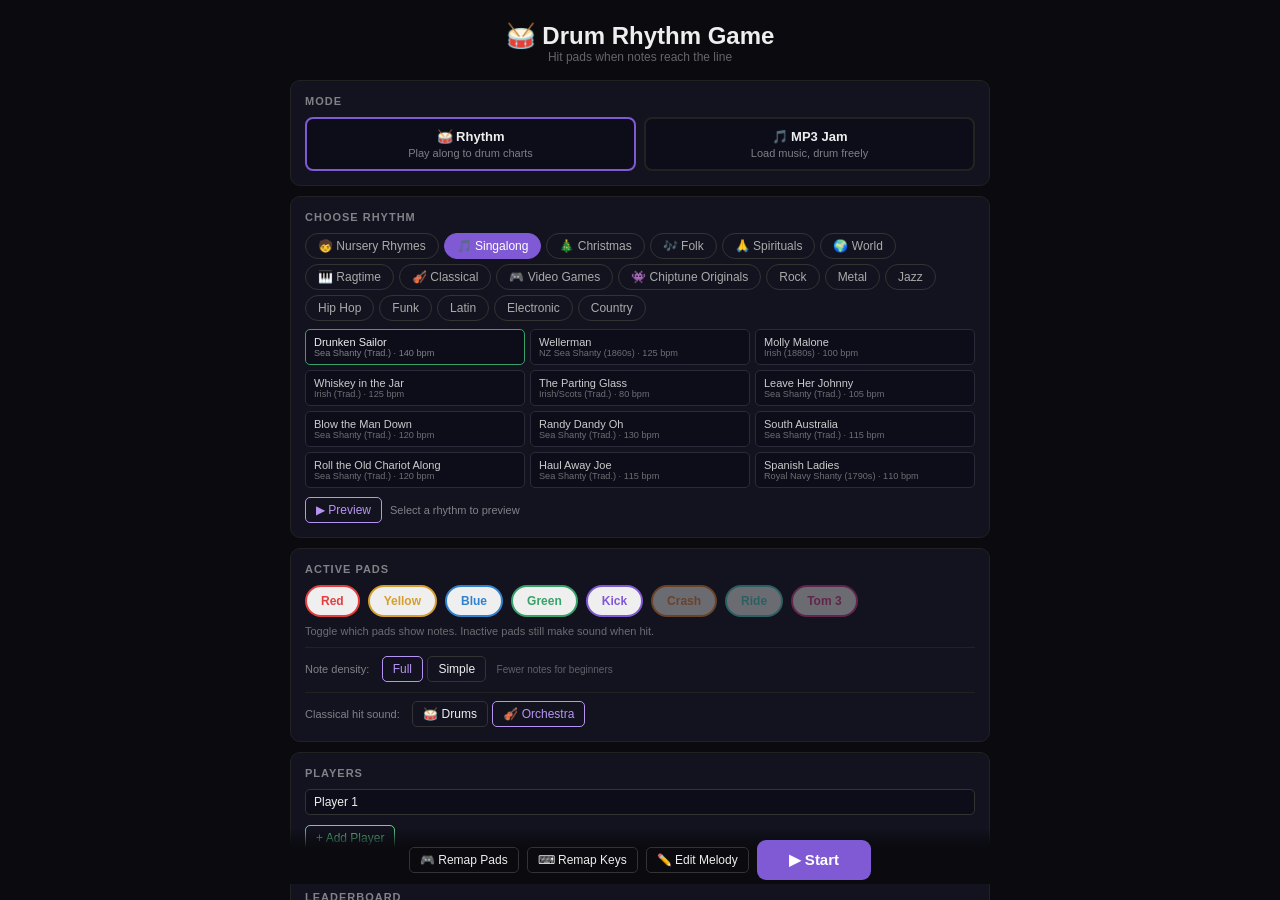
<file: versions_to_compare/drum-rhythm-game-33.html>
<!DOCTYPE html>
<html lang="en">
<head>
<meta charset="UTF-8">
<title>🥁 Drum Rhythm Game</title>
<style>
*{box-sizing:border-box;margin:0;padding:0;}
body{background:#0a0a0f;color:#eee;font-family:sans-serif;height:100vh;display:flex;flex-direction:column;overflow:hidden;}
.screen{display:none;flex-direction:column;align-items:center;width:100%;height:100%;overflow-y:auto;padding:16px;gap:10px;}
.screen.active{display:flex;}
.card{background:#13131f;border:1px solid #222;border-radius:10px;padding:14px;width:100%;max-width:700px;}
.card h2{font-size:11px;opacity:.5;text-transform:uppercase;letter-spacing:1px;margin-bottom:10px;}
.mode-row{display:flex;gap:8px;}
.mode-card{flex:1;padding:10px;border-radius:8px;border:2px solid #222;background:#0d0d1a;cursor:pointer;text-align:center;}
.mode-card.sel{border-color:#805ad5;}
.mode-card h3{font-size:13px;margin-bottom:3px;}
.mode-card p{font-size:11px;opacity:.5;}
.genre-tabs{display:flex;gap:5px;flex-wrap:wrap;margin-bottom:8px;}
.gtab{padding:5px 12px;border-radius:16px;border:1px solid #333;background:transparent;color:#aaa;cursor:pointer;font-size:12px;}
.gtab.active{background:#805ad5;border-color:#805ad5;color:#fff;}
.rgrid{display:grid;grid-template-columns:1fr 1fr 1fr;gap:5px;max-height:160px;overflow-y:auto;}
.rbtn{padding:6px 8px;border-radius:5px;border:1px solid #2a2a3a;background:#0d0d1a;color:#ccc;cursor:pointer;font-size:11px;text-align:left;}
.rbtn.sel{border-color:#38a169;color:#eee;}
.rbtn small{opacity:.5;display:block;}
.pad-toggle{display:flex;gap:8px;flex-wrap:wrap;}
.ptog{padding:7px 14px;border-radius:20px;border:2px solid;cursor:pointer;font-size:12px;font-weight:bold;opacity:.4;transition:opacity .15s;}
.ptog.on{opacity:1;}
.prow{display:flex;gap:6px;align-items:center;margin-bottom:5px;}
.prow input{background:#0d0d1a;border:1px solid #333;border-radius:5px;padding:5px 8px;color:#eee;font-size:12px;flex:1;}
.smbtn{padding:5px 10px;border-radius:5px;border:1px solid #333;background:transparent;color:#eee;cursor:pointer;font-size:12px;}
.smbtn.green{color:#68d391;border-color:#68d391;}
.smbtn.red{color:#fc8181;border-color:#fc8181;}
.smbtn.purple{color:#b794f4;border-color:#b794f4;}
.bigbtn{padding:11px 32px;border-radius:9px;border:none;background:#805ad5;color:#fff;font-size:15px;cursor:pointer;font-weight:bold;}
.bigbtn:hover{background:#9f7aea;}
#hud{padding:7px 12px;background:#111;border-bottom:1px solid #1e1e2e;display:flex;align-items:center;gap:10px;flex-shrink:0;width:100%;}
#hud-title{font-size:12px;font-weight:bold;flex:1;overflow:hidden;text-overflow:ellipsis;white-space:nowrap;}
.hstat{text-align:center;min-width:50px;}.hstat span{font-size:9px;opacity:.5;display:block;}.hstat b{font-size:16px;}
#cwrap{flex:1;position:relative;width:100%;}
canvas{display:block;}
#msg{position:absolute;top:28%;left:50%;transform:translate(-50%,-50%);font-size:28px;font-weight:bold;pointer-events:none;opacity:0;text-shadow:0 0 20px currentColor;white-space:nowrap;}
#cdown{position:absolute;top:40%;left:50%;transform:translate(-50%,-50%);font-size:80px;font-weight:bold;pointer-events:none;opacity:0;color:#fff;}
#pbanner{position:absolute;top:12px;left:50%;transform:translateX(-50%);background:#1a1a2e;border:1px solid #444;border-radius:7px;padding:7px 18px;font-size:13px;opacity:0;pointer-events:none;transition:opacity .3s;}
#ss{padding:16px;}
.stbl{width:100%;max-width:600px;border-collapse:collapse;}
.stbl th{text-align:left;padding:7px 9px;border-bottom:1px solid #222;font-size:11px;opacity:.5;}
.stbl td{padding:7px 9px;border-bottom:1px solid #111;font-size:12px;}
.sticky-start{position:sticky;bottom:0;padding:12px 0 4px;background:linear-gradient(transparent,#0a0a0f 35%);z-index:10;display:flex;gap:8px;justify-content:center;align-items:center;width:100%;max-width:700px;}
#game-controls{display:flex;gap:0;background:#0d0d18;border-bottom:1px solid #1e1e2e;padding:5px 14px;flex-shrink:0;width:100%;align-items:center;justify-content:center;gap:28px;}
.gctrl-label{display:flex;align-items:center;gap:8px;cursor:default;}
.gctrl-icon{font-size:16px;}
.gctrl-name{font-size:11px;color:#aaa;min-width:44px;}
.gctrl-slider{width:140px;height:6px;accent-color:#805ad5;cursor:pointer;}
.gctrl-val{font-size:13px;font-weight:bold;color:#b794f4;min-width:40px;text-align:right;}
#pause-overlay{display:none;position:absolute;top:0;left:0;width:100%;height:100%;background:rgba(0,0,0,0.8);z-index:20;flex-direction:column;align-items:center;justify-content:center;gap:16px;}
#pause-overlay.show{display:flex;}
#pause-overlay h2{font-size:28px;color:#fff;}
#remap-overlay,#keyremap-overlay{display:none;position:fixed;top:0;left:0;width:100%;height:100%;background:rgba(0,0,0,0.9);z-index:30;flex-direction:column;align-items:center;justify-content:center;gap:16px;}
#remap-overlay.show,#keyremap-overlay.show{display:flex;}
#remap-prompt,#keyremap-prompt{font-size:20px;font-weight:bold;text-align:center;}
#remap-status,#keyremap-status{font-size:13px;opacity:.5;text-align:center;}
</style>
</head>
<body>

<!-- MENU -->
<div class="screen active" id="sm">
  <div style="text-align:center;padding:6px 0"><h1 style="font-size:24px">🥁 Drum Rhythm Game</h1><p style="opacity:.4;font-size:12px">Hit pads when notes reach the line</p></div>

  <div class="card">
    <h2>Mode</h2>
    <div class="mode-row">
      <div class="mode-card sel" id="mc-b" onclick="setMode('builtin')"><h3>🥁 Rhythm</h3><p>Play along to drum charts</p></div>
      <div class="mode-card" id="mc-m" onclick="setMode('mp3')"><h3>🎵 MP3 Jam</h3><p>Load music, drum freely</p></div>
    </div>
  </div>

  <div class="card" id="rc">
    <h2>Choose Rhythm</h2>
    <div class="genre-tabs" id="gtabs"></div>
    <div class="rgrid" id="rgrid"></div>
    <div style="display:flex;gap:8px;align-items:center;margin-top:8px;">
      <button class="smbtn purple" id="pvbtn" onclick="togglePreview()">▶ Preview</button>
      <span id="pvlbl" style="font-size:11px;opacity:.5">Select a rhythm to preview</span>
    </div>
  </div>

  <div class="card" id="mc-mp3" style="display:none">
    <h2>Load MP3</h2>
    <div style="display:flex;gap:8px;align-items:center">
      <button class="smbtn" onclick="document.getElementById('fi').click()">📂 Browse</button>
      <span id="mp3n" style="font-size:12px;opacity:.5">No file</span>
      <input type="file" id="fi" accept="audio/*" style="display:none">
    </div>
  </div>

  <div class="card">
    <h2>Active Pads</h2>
    <div class="pad-toggle" id="pad-toggles"></div>
    <p style="font-size:11px;opacity:.4;margin-top:8px">Toggle which pads show notes. Inactive pads still make sound when hit.</p>
    <div style="margin-top:10px;padding-top:8px;border-top:1px solid #222;">
      <span style="font-size:11px;opacity:.5;margin-right:8px;">Note density:</span>
      <button class="smbtn" id="density-full" onclick="setSimpleMode(false)">Full</button>
      <button class="smbtn" id="density-simple" onclick="setSimpleMode(true)">Simple</button>
      <span style="font-size:10px;opacity:.35;margin-left:6px;" id="density-hint">Fewer notes for beginners</span>
    </div>
    <div id="hitmode-toggle" style="display:none;margin-top:10px;padding-top:8px;border-top:1px solid #222;">
      <span style="font-size:11px;opacity:.5;margin-right:8px;">Classical hit sound:</span>
      <button class="smbtn" id="hitmode-drums" onclick="setHitMode('drums')">🥁 Drums</button>
      <button class="smbtn purple" id="hitmode-orch" onclick="setHitMode('orchestra')">🎻 Orchestra</button>
    </div>
  </div>

  <div class="card">
    <h2>Players</h2>
    <div id="plist"></div>
    <button class="smbtn green" onclick="addPlayer()" style="margin-top:5px">+ Add Player</button>
  </div>

  <div class="card">
    <h2>Leaderboard</h2>
    <div id="mlb" style="font-size:12px;opacity:.5">No scores yet.</div>
    <div style="display:flex;gap:6px;margin-top:8px">
      <button class="smbtn" onclick="goScores()">View All</button>
      <button class="smbtn red" onclick="confirmReset()">Reset All Data</button>
    </div>
  </div>

  <div class="card">
    <h2>Settings</h2>
    <div style="display:flex;gap:16px;flex-wrap:wrap;align-items:center;">
      <label style="font-size:12px;display:flex;align-items:center;gap:6px;">Speed: <input type="range" min="50" max="150" value="100" step="5" id="speed-slider" oninput="setSpeed(this.value)"><span id="speed-val" style="font-size:11px;min-width:32px">100%</span></label>
      <label style="font-size:12px;display:flex;align-items:center;gap:6px;">Volume: <input type="range" min="0" max="150" value="100" step="5" id="vol-slider" oninput="setVolume(this.value)"><span id="vol-val" style="font-size:11px;min-width:32px">100%</span></label>
      <button class="smbtn" onclick="resetSettings()" style="font-size:11px;">Reset</button>
    </div>
  </div>

  <div class="sticky-start">
    <button class="smbtn" onclick="startRemap()">🎮 Remap Pads</button>
    <button class="smbtn" onclick="startKeyRemap()">⌨ Remap Keys</button>
    <button class="smbtn" id="edit-btn" onclick="openEditor()" style="display:none;">✏️ Edit Melody</button>
    <button class="bigbtn" onclick="startGame()">▶ Start</button>
  </div>
</div>

<!-- GAME -->
<div class="screen" id="sg" style="padding:0;">
  <div id="hud">
    <button class="smbtn" onclick="goMenu()">← Menu</button>
    <button class="smbtn" onclick="togglePause()" id="pause-btn">⏸</button>
    <div id="hud-title">-</div>
    <div class="hstat"><span>Score</span><b id="hs">0</b></div>
    <div class="hstat"><span>Streak</span><b id="hst">0</b></div>
    <div class="hstat"><span>Acc</span><b id="ha">-</b></div>
    <div class="hstat"><span>Player</span><b id="hp">-</b></div>
    <span id="gpd" style="font-size:10px;opacity:.4;margin-left:auto">No gamepad</span>
  </div>
  <div id="game-controls">
    <label class="gctrl-label">
      <span class="gctrl-icon">🔊</span>
      <span class="gctrl-name">Volume</span>
      <input type="range" min="0" max="150" value="100" step="5" id="hud-vol" class="gctrl-slider" oninput="setVolume(this.value);document.getElementById('vol-slider').value=this.value">
      <span class="gctrl-val" id="hud-vol-val">100%</span>
    </label>
  </div>
  <div id="cwrap">
    <canvas id="c"></canvas><div id="msg"></div><div id="cdown"></div><div id="pbanner"></div>
    <div id="pause-overlay"><h2>PAUSED</h2><button class="bigbtn" onclick="togglePause()">▶ Resume</button><button class="smbtn" onclick="goMenu()">← Back to Menu</button></div>
  </div>
</div>

<!-- REMAP (gamepad) -->
<div id="remap-overlay"><div id="remap-prompt"></div><div id="remap-status"></div><button class="smbtn red" onclick="cancelRemap()">Cancel</button></div>
<!-- REMAP (keyboard) -->
<div id="keyremap-overlay"><div id="keyremap-prompt"></div><div id="keyremap-status"></div><button class="smbtn red" onclick="cancelKeyRemap()">Cancel</button></div>

<!-- SCORES -->
<div class="screen" id="ss" style="padding:16px;">
  <div style="width:100%;max-width:600px">
    <div style="display:flex;justify-content:space-between;align-items:center;margin-bottom:12px">
      <h2>🏆 Leaderboard</h2>
      <div style="display:flex;gap:6px">
        <button class="smbtn red" onclick="clearScores()">Clear</button>
        <button class="smbtn" onclick="goMenu()">← Back</button>
      </div>
    </div>
    <table class="stbl"><thead><tr><th></th><th>Player</th><th>Rhythm</th><th>Score</th><th>Acc</th><th>Streak</th><th>Date</th></tr></thead>
    <tbody id="stbody"></tbody></table>
  </div>
</div>

<!-- EDITOR -->
<div class="screen" id="sed" style="padding:0;overflow:hidden;">
  <div id="ed-toolbar" style="display:flex;align-items:center;gap:8px;padding:6px 12px;background:#13131f;border-bottom:1px solid #333;flex-wrap:wrap;">
    <button class="smbtn" onclick="closeEditor()">← Back</button>
    <span id="ed-title" style="font-weight:bold;color:#ccc;margin-right:8px;">Editing: —</span>
    <label style="color:#aaa;font-size:12px;">BPM: <input type="number" id="ed-bpm" value="120" min="30" max="300" style="width:55px;background:#1a1a2e;color:#fff;border:1px solid #444;padding:2px 4px;border-radius:3px;" onchange="edUpdateBpm()"></label>
    <label style="color:#aaa;font-size:12px;">Time: <select id="ed-timesig" style="background:#1a1a2e;color:#fff;border:1px solid #444;padding:2px;border-radius:3px;font-size:12px;" onchange="edUpdateTimeSig()"><option>4/4</option><option>3/4</option><option>2/4</option><option>6/8</option><option>9/8</option><option>5/4</option><option>7/8</option><option>12/8</option></select></label>
    <label style="color:#aaa;font-size:12px;">Zoom: <input type="range" id="ed-zoom" min="20" max="200" value="80" style="width:80px;" oninput="edDraw()"></label>
    <button class="smbtn" onclick="edGoToStart()" title="Scroll to start and reset play-from marker (Home key)">⏮ Start</button>
    <button class="smbtn" onclick="edPreview()" id="ed-pv-btn">▶ Preview</button>
    <button class="smbtn" onclick="edSave()" style="background:#38a169;">💾 Save</button>
    <button class="smbtn" onclick="edExport()">📋 Copy JSON</button>
    <button class="smbtn" onclick="edTogglePitch()" id="ed-pitch-btn">♪ Pitch</button>
    <button class="smbtn" onclick="edToggleCode()" id="ed-code-btn">{} Code</button>
    <button class="smbtn" onclick="edToggleImport()">📥 Import</button>
    <button class="smbtn red" onclick="edReset()">↺ Reset</button>
    <button class="smbtn" onclick="edDownloadAllEdits()" title="Download all edits as a JSON file">⬇ Edits File</button>
    <button class="smbtn" onclick="document.getElementById('ed-load-file').click()" title="Load edits from a JSON file">⬆ Load Edits</button>
    <input type="file" id="ed-load-file" accept=".json" style="display:none" onchange="edLoadEditsFile(event)">
    <button class="smbtn" onclick="edBakeIntoHtml()" style="background:#805ad5;" title="Download index.html with all edits embedded">📦 Bake into HTML</button>
    <span id="ed-status" style="color:#888;font-size:11px;margin-left:auto;"></span>
  </div>
  <div id="ed-help" style="padding:4px 12px;background:#0d0d18;color:#666;font-size:11px;border-bottom:1px solid #222;">
    Click=select | Dbl-click=add note | Drag=move | Drag edge=resize | 1-5=note value | Shift+↑↓=pitch | ↑↓=lane | ←→=nudge time | D=+dur | Shift+D=-dur | Shift+drag=select range | Ctrl+C/V=copy/paste | Del=delete | Scroll=pan | Click header=set start | Dbl-click header=play from there
    <span id="ed-mode-label" style="margin-left:12px;color:#805ad5;"></span>
  </div>
  <!-- Note Properties Panel (appears when a note is selected) -->
  <div id="ed-note-panel" style="display:none;padding:6px 12px;background:#0d0d18;border-bottom:1px solid #333;flex-shrink:0;">
    <div style="display:flex;gap:12px;align-items:center;flex-wrap:wrap;">
      <span style="color:#aaa;font-size:12px;font-weight:bold;">Selected Note:</span>
      <label style="color:#aaa;font-size:12px;">Pitch:
        <input type="text" id="ed-note-pitch" placeholder="e.g. C4, D#5, Bb3" style="width:70px;background:#1a1a2e;color:#ff0;border:1px solid #444;padding:2px 4px;border-radius:3px;font-family:monospace;font-size:12px;" onchange="edSetPitch(this.value)">
      </label>
      <label style="color:#aaa;font-size:12px;">Duration:
        <select id="ed-note-dur" style="background:#1a1a2e;color:#fff;border:1px solid #444;padding:2px;border-radius:3px;font-size:12px;" onchange="edSetDuration(this.value)">
          <option value="0">— (instant)</option>
          <option value="whole">𝅝 Whole</option>
          <option value="dotted-half">𝅗𝅥. Dotted Half</option>
          <option value="half">𝅗𝅥 Half</option>
          <option value="dotted-quarter">♩. Dotted Quarter</option>
          <option value="quarter">♩ Quarter</option>
          <option value="dotted-eighth">♪. Dotted Eighth</option>
          <option value="eighth">♪ Eighth</option>
          <option value="sixteenth">♬ Sixteenth</option>
          <option value="32nd">♬♬ 32nd</option>
        </select>
      </label>
      <label style="color:#aaa;font-size:12px;">Lane:
        <select id="ed-note-lane" style="background:#1a1a2e;color:#fff;border:1px solid #444;padding:2px;border-radius:3px;font-size:12px;" onchange="edSetLane(this.value)">
          <option value="0" style="color:#e53e3e">0 - Red</option>
          <option value="1" style="color:#d69e2e">1 - Yellow</option>
          <option value="2" style="color:#3182ce">2 - Blue</option>
          <option value="3" style="color:#38a169">3 - Green</option>
          <option value="4" style="color:#805ad5">4 - Kick</option>
        </select>
      </label>
      <span id="ed-note-info" style="color:#666;font-size:11px;font-family:monospace;"></span>
    </div>
  </div>
  <div id="ed-code-panel" style="display:none;padding:8px 12px;background:#0a0a14;border-bottom:1px solid #333;overflow-y:auto;flex-shrink:0;max-height:45vh;">
    <div style="display:flex;justify-content:space-between;align-items:center;margin-bottom:4px;">
      <span style="color:#888;font-size:11px;">JavaScript — edit and click "Apply Code" to update the timeline. Drag bottom edge to resize.</span>
      <button class="smbtn" onclick="edApplyCode()" style="font-size:11px;">Apply Code</button>
    </div>
    <textarea id="ed-code" style="width:100%;height:180px;min-height:60px;background:#111;color:#8f8;font-family:monospace;font-size:11px;border:1px solid #333;padding:4px;resize:vertical;" spellcheck="false"></textarea>
  </div>
  <div id="ed-import-panel" style="display:none;padding:8px 12px;background:#0a0a14;border-bottom:1px solid #333;">
    <div style="display:flex;gap:8px;align-items:center;flex-wrap:wrap;">
      <span style="color:#888;font-size:11px;">Paste JSON array of {t,l} notes or drag a .json file:</span>
      <textarea id="ed-import-text" style="width:100%;height:60px;background:#111;color:#ff8;font-family:monospace;font-size:11px;border:1px solid #333;padding:4px;resize:vertical;" placeholder='[{"t":0,"l":0},{"t":0.5,"l":1}]'></textarea>
      <button class="smbtn" onclick="edDoImport()" style="background:#3182ce;">Import</button>
      <button class="smbtn" onclick="edImportMIDI()">MIDI File</button>
      <input type="file" id="ed-midi-file" accept=".mid,.midi,.json" style="display:none;" onchange="edHandleFile(event)">
      <span id="ed-import-status" style="color:#888;font-size:11px;"></span>
    </div>
  </div>
  <canvas id="ed-canvas" style="display:block;width:100%;flex:1;min-height:200px;cursor:crosshair;align-self:stretch;"></canvas>
</div>

<script>
// ── BAKED EDITS (auto-populated by "Bake into HTML") ──
var BAKED_EDITS = {};
// ── END BAKED EDITS ──

// ── LANE DEFINITIONS ──────────────────────────────────
const LANES=[
  {label:"Red",   color:"#e53e3e",key:"f", type:"tom"},
  {label:"Yellow",color:"#d69e2e",key:"g", type:"snare"},
  {label:"Blue",  color:"#3182ce",key:"h", type:"hihat"},
  {label:"Green", color:"#38a169",key:"j", type:"tom2"},
  {label:"Kick",  color:"#805ad5",key:" ", type:"kick"},
  {label:"Crash", color:"#ed8936",key:"d", type:"crash"},
  {label:"Ride",  color:"#4fd1c5",key:"k", type:"ride"},
  {label:"Tom 3", color:"#d53f8c",key:"l", type:"tom3"},
];

// which pads are active (show notes) — all on by default
let activePads=[true,true,true,true,true,false,false,false];
// Simple mode — thins out notes, keeping only strong beats
let simpleMode=false;

// ── RHYTHMS ───────────────────────────────────────────
// Every pattern now uses ALL 5 lanes (0=Red/tom, 1=Yellow/snare, 2=Blue/hihat, 3=Green/tom2, 4=Kick)
// t = beat offset within a 4-beat bar
const GENRES={
 Rock:[
  {n:"Basic Rock",bpm:90,bars:8,p:[
    {t:0,l:4},{t:0,l:2},{t:.5,l:2},{t:1,l:1},{t:1,l:2},{t:1.5,l:2},
    {t:2,l:4},{t:2,l:2},{t:2.5,l:2},{t:3,l:1},{t:3,l:2},{t:3.5,l:2}]},
  {n:"Classic Rock",bpm:110,bars:8,p:[
    {t:0,l:4},{t:0,l:2},{t:.5,l:2},{t:1,l:1},{t:1.5,l:2},
    {t:2,l:4},{t:2.5,l:2},{t:3,l:1},{t:3,l:0},{t:3.5,l:2}]},
  {n:"Punk Rock",bpm:160,bars:8,p:[
    {t:0,l:4},{t:0,l:2},{t:.5,l:2},{t:1,l:1},{t:1,l:2},{t:1.5,l:2},
    {t:2,l:4},{t:2.5,l:4},{t:2.5,l:2},{t:3,l:1},{t:3.25,l:0},{t:3.5,l:2}]},
  {n:"Arena Rock",bpm:120,bars:8,p:[
    {t:0,l:4},{t:0,l:2},{t:.5,l:2},{t:1,l:1},{t:1,l:3},{t:1.5,l:2},
    {t:2,l:4},{t:2,l:2},{t:2.5,l:2},{t:3,l:1},{t:3,l:0},{t:3.5,l:2}]},
  {n:"Hard Rock",bpm:140,bars:8,p:[
    {t:0,l:4},{t:0,l:2},{t:.5,l:2},{t:1,l:1},{t:1.5,l:3},
    {t:2,l:4},{t:2,l:2},{t:2.5,l:2},{t:3,l:0},{t:3.25,l:1},{t:3.5,l:3},{t:3.75,l:0}]},
  {n:"Indie Rock",bpm:100,bars:8,p:[
    {t:0,l:4},{t:0,l:2},{t:.75,l:3},{t:1,l:1},{t:1.5,l:2},
    {t:2,l:4},{t:2,l:2},{t:2.75,l:0},{t:3,l:1},{t:3.5,l:2}]},
  {n:"Rock Shuffle",bpm:100,bars:8,p:[
    {t:0,l:4},{t:0,l:2},{t:.67,l:2},{t:1,l:1},{t:1,l:3},{t:1.67,l:2},
    {t:2,l:4},{t:2,l:2},{t:2.67,l:2},{t:3,l:1},{t:3,l:0},{t:3.67,l:2}]},
  {n:"Power Ballad",bpm:72,bars:8,p:[
    {t:0,l:4},{t:0,l:2},{t:1,l:1},{t:1.5,l:3},
    {t:2,l:4},{t:2,l:2},{t:2.5,l:2},{t:3,l:1},{t:3.5,l:0}]},
  {n:"Half Time",bpm:95,bars:8,p:[
    {t:0,l:4},{t:0,l:2},{t:.5,l:2},{t:1,l:2},{t:1.5,l:3},
    {t:2,l:1},{t:2,l:2},{t:2.5,l:2},{t:3,l:2},{t:3.5,l:0}]},
  {n:"Tom Heavy",bpm:105,bars:8,p:[
    {t:0,l:4},{t:.5,l:3},{t:1,l:1},{t:1.5,l:0},
    {t:2,l:4},{t:2.5,l:3},{t:3,l:1},{t:3.5,l:0}]},
  {n:"Stadium Rock",bpm:118,bars:8,p:[
    {t:0,l:4},{t:0,l:2},{t:.5,l:2},{t:1,l:1},{t:1,l:3},{t:1.5,l:2},
    {t:2,l:4},{t:2,l:2},{t:2.5,l:0},{t:3,l:1},{t:3,l:0},{t:3.5,l:2}]},
  {n:"Garage Rock",bpm:145,bars:8,p:[
    {t:0,l:4},{t:.5,l:2},{t:1,l:1},{t:1.5,l:3},
    {t:2,l:4},{t:2.5,l:2},{t:3,l:1},{t:3.5,l:0}]},
  {n:"Post Rock",bpm:80,bars:8,p:[
    {t:0,l:4},{t:1,l:1},{t:1.5,l:3},
    {t:2,l:4},{t:2,l:2},{t:2.5,l:2},{t:3,l:1},{t:3,l:0},{t:3.5,l:2}]},
  {n:"Glam Rock",bpm:130,bars:8,p:[
    {t:0,l:4},{t:0,l:2},{t:.5,l:0},{t:.75,l:2},{t:1,l:1},{t:1.5,l:3},
    {t:2,l:4},{t:2,l:2},{t:2.5,l:0},{t:3,l:1},{t:3.5,l:2}]},
  {n:"Rock Fill",bpm:110,bars:4,p:[
    {t:0,l:4},{t:.5,l:3},{t:1,l:2},{t:1.5,l:1},
    {t:2,l:0},{t:2.25,l:1},{t:2.5,l:2},{t:2.75,l:3},{t:3,l:4},{t:3.5,l:0}]},
 ],
 Metal:[
  {n:"Basic Metal",bpm:160,bars:8,p:[
    {t:0,l:4},{t:.25,l:4},{t:0,l:2},{t:.5,l:2},{t:1,l:1},{t:1,l:3},
    {t:1.25,l:4},{t:1.5,l:2},{t:2,l:4},{t:2.25,l:4},{t:2,l:2},
    {t:2.5,l:0},{t:3,l:1},{t:3,l:4},{t:3.5,l:2}]},
  {n:"Double Bass",bpm:155,bars:8,p:[
    {t:0,l:4},{t:.25,l:4},{t:.5,l:4},{t:.75,l:4},{t:1,l:1},{t:1,l:0},
    {t:1.25,l:4},{t:1.5,l:4},{t:1.75,l:4},{t:2,l:4},{t:2.25,l:4},
    {t:2.5,l:4},{t:2.75,l:4},{t:3,l:1},{t:3,l:3},{t:3.5,l:2}]},
  {n:"Thrash",bpm:190,bars:8,p:[
    {t:0,l:4},{t:.5,l:4},{t:1,l:1},{t:1,l:0},{t:1.5,l:4},
    {t:2,l:4},{t:2.5,l:3},{t:3,l:1},{t:3.5,l:4}]},
  {n:"Groove Metal",bpm:120,bars:8,p:[
    {t:0,l:4},{t:0,l:2},{t:.75,l:0},{t:1,l:1},{t:1.5,l:3},
    {t:1.75,l:2},{t:2,l:4},{t:2,l:2},{t:2.75,l:0},{t:3,l:1},{t:3.5,l:3}]},
  {n:"Doom Metal",bpm:55,bars:8,p:[
    {t:0,l:4},{t:0,l:2},{t:1,l:1},{t:1.5,l:3},
    {t:2,l:4},{t:2,l:2},{t:3,l:1},{t:3.5,l:0}]},
  {n:"Nu Metal",bpm:100,bars:8,p:[
    {t:0,l:4},{t:.75,l:0},{t:1,l:1},{t:1.5,l:3},
    {t:2,l:4},{t:2.25,l:4},{t:2.5,l:1},{t:3.25,l:0},{t:3.5,l:2}]},
  {n:"Power Metal",bpm:175,bars:8,p:[
    {t:0,l:4},{t:0,l:2},{t:.5,l:0},{t:.5,l:2},{t:1,l:1},{t:1,l:3},
    {t:1.5,l:4},{t:1.5,l:2},{t:2,l:4},{t:2,l:2},{t:2.5,l:0},{t:3,l:1},{t:3.5,l:2}]},
  {n:"Metalcore",bpm:150,bars:8,p:[
    {t:0,l:4},{t:.5,l:0},{t:1,l:1},{t:1,l:2},{t:1.5,l:3},
    {t:2,l:4},{t:2.25,l:4},{t:2.5,l:1},{t:3,l:0},{t:3.5,l:2}]},
  {n:"Prog Metal",bpm:130,bars:8,p:[
    {t:0,l:4},{t:.5,l:2},{t:1,l:1},{t:1.25,l:3},
    {t:1.5,l:2},{t:2,l:4},{t:2.75,l:0},{t:3,l:1},{t:3,l:2},{t:3.5,l:3},{t:3.75,l:0}]},
  {n:"Industrial",bpm:140,bars:8,p:[
    {t:0,l:4},{t:0,l:2},{t:.5,l:0},{t:1,l:1},{t:1,l:2},
    {t:1.5,l:4},{t:1.5,l:2},{t:2,l:4},{t:2,l:2},{t:2.5,l:3},{t:3,l:1},{t:3.5,l:2}]},
  {n:"Sludge",bpm:65,bars:8,p:[
    {t:0,l:4},{t:0,l:2},{t:.75,l:0},{t:1.5,l:1},{t:1.5,l:3},
    {t:2,l:4},{t:2.75,l:2},{t:3,l:0},{t:3.5,l:1}]},
  {n:"Death Metal",bpm:185,bars:8,p:[
    {t:0,l:4},{t:.25,l:0},{t:.5,l:1},{t:.75,l:3},{t:1,l:4},
    {t:1.25,l:1},{t:1.5,l:0},{t:1.75,l:4},{t:2,l:1},{t:2.25,l:3},
    {t:2.5,l:4},{t:2.75,l:0},{t:3,l:4},{t:3.5,l:1}]},
  {n:"Blast Beat",bpm:200,bars:4,p:[
    {t:0,l:4},{t:0,l:1},{t:.25,l:4},{t:.25,l:2},{t:.5,l:4},{t:.5,l:1},
    {t:.75,l:4},{t:.75,l:3},{t:1,l:4},{t:1,l:0}]},
  {n:"Breakdown",bpm:90,bars:4,p:[
    {t:0,l:4},{t:.5,l:0},{t:.75,l:4},{t:1,l:1},{t:1.5,l:3},
    {t:1.75,l:4},{t:2,l:4},{t:2.5,l:0},{t:2.75,l:1},{t:3,l:3},{t:3.5,l:4}]},
  {n:"Black Metal",bpm:210,bars:4,p:[
    {t:0,l:4},{t:0,l:2},{t:.25,l:0},{t:.25,l:2},{t:.5,l:1},{t:.5,l:4},
    {t:.75,l:3},{t:.75,l:2},{t:1,l:4},{t:1,l:0}]},
 ],
 Jazz:[
  {n:"Jazz Ride",bpm:120,bars:8,p:[
    {t:0,l:3},{t:.67,l:3},{t:1,l:3},{t:1,l:1},{t:1.67,l:3},
    {t:2,l:4},{t:2,l:3},{t:2.67,l:0},{t:3,l:3},{t:3,l:1},{t:3.67,l:3}]},
  {n:"Slow Swing",bpm:75,bars:8,p:[
    {t:0,l:4},{t:.67,l:3},{t:1,l:1},{t:1.5,l:0},{t:1.67,l:3},
    {t:2,l:4},{t:2.67,l:3},{t:3,l:1},{t:3.67,l:3}]},
  {n:"Bebop",bpm:200,bars:8,p:[
    {t:0,l:3},{t:.67,l:3},{t:1,l:3},{t:1,l:1},{t:1.67,l:3},
    {t:2,l:1},{t:2,l:3},{t:2.67,l:0},{t:3,l:3},{t:3.67,l:3}]},
  {n:"Jazz Waltz",bpm:140,bars:8,p:[
    {t:0,l:4},{t:0,l:3},{t:.67,l:3},{t:1,l:3},{t:1.67,l:3},
    {t:2,l:1},{t:2,l:0},{t:2,l:3},{t:2.67,l:3}]},
  {n:"Bossa Nova",bpm:110,bars:8,p:[
    {t:0,l:4},{t:0,l:3},{t:.75,l:0},{t:1,l:1},{t:1.5,l:3},{t:1.75,l:3},
    {t:2,l:4},{t:2,l:3},{t:2.75,l:3},{t:3,l:1},{t:3.5,l:0}]},
  {n:"Cool Jazz",bpm:95,bars:8,p:[
    {t:0,l:4},{t:.5,l:3},{t:1,l:1},{t:1.5,l:0},{t:1.5,l:3},
    {t:2,l:3},{t:2.5,l:4},{t:3,l:1},{t:3.5,l:3}]},
  {n:"Fusion",bpm:135,bars:8,p:[
    {t:0,l:4},{t:.25,l:2},{t:.5,l:3},{t:1,l:1},{t:1,l:0},
    {t:1.25,l:4},{t:1.5,l:2},{t:2,l:3},{t:2.75,l:1},{t:3,l:0},{t:3.5,l:3}]},
  {n:"Jazz Shuffle",bpm:105,bars:8,p:[
    {t:0,l:4},{t:.67,l:3},{t:1,l:1},{t:1.33,l:0},{t:1.67,l:3},
    {t:2,l:4},{t:2.67,l:3},{t:3,l:1},{t:3.67,l:3}]},
  {n:"Afro-Cuban",bpm:115,bars:8,p:[
    {t:0,l:4},{t:.5,l:3},{t:.75,l:0},{t:1,l:1},{t:1.5,l:4},
    {t:1.75,l:3},{t:2,l:3},{t:2.5,l:0},{t:3,l:1},{t:3.25,l:3},{t:3.75,l:4}]},
  {n:"New Orleans",bpm:100,bars:8,p:[
    {t:0,l:4},{t:.67,l:2},{t:1,l:1},{t:1.33,l:0},{t:1.67,l:2},
    {t:2,l:4},{t:2.33,l:2},{t:2.67,l:0},{t:3,l:1},{t:3.33,l:2}]},
  {n:"Hard Bop",bpm:165,bars:8,p:[
    {t:0,l:4},{t:.67,l:3},{t:1,l:1},{t:1,l:0},{t:1.5,l:4},
    {t:1.67,l:3},{t:2,l:3},{t:2.67,l:0},{t:3,l:1},{t:3,l:4},{t:3.67,l:3}]},
  {n:"Modal Jazz",bpm:115,bars:8,p:[
    {t:0,l:4},{t:.67,l:3},{t:1.33,l:0},{t:2,l:1},{t:2,l:4},
    {t:2.67,l:3},{t:3.33,l:0}]},
  {n:"Jazz Ballad",bpm:60,bars:8,p:[
    {t:0,l:4},{t:.67,l:3},{t:1,l:1},{t:1.5,l:0},
    {t:2,l:4},{t:2.67,l:3},{t:3,l:1}]},
  {n:"Post-Bop",bpm:155,bars:8,p:[
    {t:0,l:3},{t:.5,l:0},{t:.67,l:3},{t:1,l:1},{t:1.33,l:3},
    {t:1.67,l:4},{t:2,l:3},{t:2.33,l:0},{t:2.67,l:1},{t:3,l:3},{t:3.5,l:4}]},
  {n:"Medium Swing",bpm:130,bars:8,p:[
    {t:0,l:4},{t:.67,l:3},{t:1,l:1},{t:1,l:0},{t:1.67,l:3},
    {t:2,l:4},{t:2.67,l:3},{t:3,l:1},{t:3.67,l:3}]},
 ],
 "Hip Hop":[
  {n:"Boom Bap",bpm:90,bars:8,p:[
    {t:0,l:4},{t:.5,l:2},{t:1,l:1},{t:1.5,l:2},{t:1.75,l:0},
    {t:2,l:4},{t:2.25,l:3},{t:2.5,l:2},{t:3,l:1},{t:3.5,l:2}]},
  {n:"Trap",bpm:140,bars:8,p:[
    {t:0,l:4},{t:.25,l:0},{t:.5,l:4},{t:1,l:1},{t:1.5,l:2},{t:1.75,l:2},
    {t:2,l:4},{t:2.25,l:3},{t:3,l:1},{t:3.5,l:2},{t:3.75,l:4}]},
  {n:"Lo-Fi",bpm:75,bars:8,p:[
    {t:0,l:4},{t:.5,l:2},{t:1,l:1},{t:1.5,l:0},{t:1.75,l:4},
    {t:2,l:2},{t:2.5,l:3},{t:3,l:1},{t:3.5,l:2}]},
  {n:"Classic Hip Hop",bpm:85,bars:8,p:[
    {t:0,l:4},{t:.5,l:2},{t:.75,l:0},{t:1,l:1},{t:1.5,l:2},
    {t:2,l:4},{t:2.5,l:3},{t:2.75,l:2},{t:3,l:1},{t:3.5,l:2},{t:3.75,l:0}]},
  {n:"East Coast",bpm:88,bars:8,p:[
    {t:0,l:4},{t:.5,l:2},{t:1,l:1},{t:1.5,l:0},{t:1.75,l:4},
    {t:2,l:4},{t:2.5,l:2},{t:3,l:1},{t:3.5,l:3}]},
  {n:"West Coast",bpm:100,bars:8,p:[
    {t:0,l:4},{t:.5,l:2},{t:.75,l:0},{t:1,l:1},{t:1.5,l:3},
    {t:2,l:4},{t:2.5,l:2},{t:3,l:1},{t:3.25,l:0},{t:3.5,l:2}]},
  {n:"Drill",bpm:145,bars:8,p:[
    {t:0,l:4},{t:.25,l:0},{t:.5,l:4},{t:1,l:1},{t:1.25,l:3},
    {t:1.75,l:4},{t:2,l:0},{t:2.5,l:2},{t:3,l:1},{t:3.75,l:4}]},
  {n:"UK Grime",bpm:140,bars:8,p:[
    {t:0,l:4},{t:.5,l:2},{t:1,l:1},{t:1.25,l:0},{t:1.5,l:3},
    {t:2,l:4},{t:2.5,l:2},{t:2.75,l:1},{t:3.5,l:0}]},
  {n:"Jazz Rap",bpm:92,bars:8,p:[
    {t:0,l:4},{t:.67,l:2},{t:1,l:1},{t:1.5,l:0},{t:1.67,l:2},
    {t:2,l:4},{t:2.33,l:3},{t:2.67,l:4},{t:3,l:1},{t:3.67,l:2}]},
  {n:"R&B Hip Hop",bpm:88,bars:8,p:[
    {t:0,l:4},{t:.5,l:2},{t:.75,l:0},{t:1,l:1},{t:1.5,l:3},
    {t:1.75,l:4},{t:2,l:4},{t:2.5,l:2},{t:3,l:1},{t:3.25,l:0},{t:3.5,l:2}]},
  {n:"Crunk",bpm:75,bars:8,p:[
    {t:0,l:4},{t:.5,l:0},{t:1,l:1},{t:1,l:2},{t:1.5,l:3},
    {t:2,l:4},{t:2.5,l:4},{t:3,l:1},{t:3,l:0},{t:3.5,l:4}]},
  {n:"Cloud Rap",bpm:78,bars:8,p:[
    {t:0,l:4},{t:.75,l:2},{t:1,l:1},{t:1.5,l:0},
    {t:2,l:3},{t:3,l:1},{t:3.5,l:4}]},
  {n:"Gangsta",bpm:95,bars:8,p:[
    {t:0,l:4},{t:.75,l:0},{t:1,l:1},{t:1.5,l:3},
    {t:2,l:4},{t:2.5,l:4},{t:3,l:1},{t:3.75,l:0}]},
  {n:"Freestyle",bpm:95,bars:8,p:[
    {t:0,l:4},{t:.5,l:2},{t:1,l:1},{t:1.25,l:0},{t:1.5,l:3},
    {t:2,l:4},{t:2.25,l:0},{t:2.5,l:2},{t:3,l:1},{t:3.5,l:3},{t:3.75,l:4}]},
  {n:"Chopped",bpm:60,bars:8,p:[
    {t:0,l:4},{t:1,l:1},{t:1.5,l:0},{t:2,l:3},{t:2.5,l:4},{t:3,l:1}]},
 ],
 Funk:[
  {n:"Classic Funk",bpm:98,bars:8,p:[
    {t:0,l:4},{t:0,l:2},{t:.25,l:0},{t:.5,l:2},{t:.75,l:1},
    {t:1,l:2},{t:1.5,l:3},{t:1.75,l:2},{t:2,l:4},{t:2,l:2},
    {t:2.5,l:1},{t:2.75,l:0},{t:3,l:4},{t:3.5,l:2}]},
  {n:"Funk Pocket",bpm:95,bars:8,p:[
    {t:0,l:4},{t:.5,l:2},{t:.75,l:0},{t:1,l:1},{t:1.5,l:3},
    {t:2,l:4},{t:2.25,l:0},{t:2.5,l:2},{t:3,l:1},{t:3.5,l:3},{t:3.75,l:4}]},
  {n:"Ghost Notes",bpm:95,bars:8,p:[
    {t:0,l:4},{t:0,l:2},{t:.25,l:1},{t:.5,l:2},{t:.75,l:0},
    {t:1,l:1},{t:1.25,l:0},{t:1.5,l:3},{t:2,l:4},{t:2.25,l:0},
    {t:2.5,l:2},{t:3,l:1},{t:3,l:2},{t:3.5,l:0}]},
  {n:"P-Funk",bpm:108,bars:8,p:[
    {t:0,l:4},{t:.25,l:0},{t:.5,l:2},{t:1,l:1},{t:1.25,l:3},
    {t:1.5,l:2},{t:1.75,l:4},{t:2,l:0},{t:2.5,l:2},{t:3,l:1},{t:3.5,l:3},{t:3.75,l:2}]},
  {n:"Disco Funk",bpm:118,bars:8,p:[
    {t:0,l:4},{t:0,l:2},{t:.5,l:0},{t:.5,l:2},{t:1,l:1},{t:1,l:3},
    {t:1.5,l:4},{t:1.5,l:2},{t:2,l:0},{t:2,l:2},{t:2.5,l:4},
    {t:2.5,l:2},{t:3,l:1},{t:3.5,l:3}]},
  {n:"Soul Funk",bpm:85,bars:8,p:[
    {t:0,l:4},{t:.5,l:2},{t:1,l:1},{t:1.5,l:0},
    {t:1.75,l:3},{t:2,l:4},{t:2.5,l:2},{t:3,l:1},{t:3.5,l:0}]},
  {n:"Syncopated",bpm:100,bars:8,p:[
    {t:0,l:4},{t:.25,l:2},{t:.75,l:0},{t:1,l:1},{t:1.25,l:3},
    {t:1.5,l:4},{t:2,l:0},{t:2.25,l:2},{t:2.75,l:3},{t:3,l:1},{t:3.5,l:2}]},
  {n:"Afrobeat",bpm:105,bars:8,p:[
    {t:0,l:4},{t:.5,l:3},{t:.75,l:0},{t:1,l:1},{t:1.25,l:2},
    {t:1.5,l:3},{t:2,l:4},{t:2.5,l:0},{t:3,l:1},{t:3.25,l:3},{t:3.75,l:2}]},
  {n:"Hi-Hat Funk",bpm:100,bars:8,p:[
    {t:0,l:4},{t:0,l:2},{t:.25,l:2},{t:.5,l:0},{t:.75,l:2},
    {t:1,l:1},{t:1.25,l:2},{t:1.5,l:3},{t:1.75,l:4},
    {t:2,l:2},{t:2.5,l:0},{t:3,l:1},{t:3.5,l:2}]},
  {n:"New Orleans",bpm:90,bars:8,p:[
    {t:0,l:4},{t:.5,l:2},{t:.67,l:0},{t:1,l:1},{t:1.5,l:3},
    {t:1.67,l:2},{t:2,l:4},{t:2.5,l:2},{t:2.67,l:0},{t:3,l:1},{t:3.5,l:3}]},
  {n:"Electro Funk",bpm:112,bars:8,p:[
    {t:0,l:4},{t:.5,l:2},{t:1,l:1},{t:1,l:0},{t:1.5,l:3},
    {t:1.5,l:2},{t:2,l:4},{t:2.5,l:2},{t:3,l:1},{t:3,l:0},{t:3.5,l:4}]},
  {n:"Trap Funk",bpm:130,bars:8,p:[
    {t:0,l:4},{t:.25,l:0},{t:.5,l:2},{t:1,l:1},{t:1.5,l:3},
    {t:1.75,l:4},{t:2,l:0},{t:2.5,l:2},{t:3,l:1},{t:3.75,l:4}]},
  {n:"Slow Funk",bpm:72,bars:8,p:[
    {t:0,l:4},{t:.5,l:2},{t:1,l:1},{t:1.5,l:0},
    {t:2,l:3},{t:2.5,l:2},{t:2.75,l:4},{t:3,l:1}]},
  {n:"Funk Breakdown",bpm:88,bars:4,p:[
    {t:0,l:4},{t:.25,l:2},{t:.5,l:0},{t:.75,l:2},{t:1,l:1},
    {t:1.25,l:3},{t:1.5,l:2},{t:1.75,l:4},{t:2,l:0},{t:2.5,l:4},{t:2.75,l:1},{t:3,l:2}]},
  {n:"Sly Groove",bpm:102,bars:8,p:[
    {t:0,l:4},{t:.5,l:2},{t:.75,l:0},{t:1,l:1},{t:1.5,l:3},
    {t:1.75,l:2},{t:2,l:4},{t:2.5,l:0},{t:3,l:1},{t:3.25,l:3},{t:3.75,l:2}]},
 ],
 Latin:[
  {n:"Samba",bpm:130,bars:8,p:[
    {t:0,l:4},{t:0,l:2},{t:.5,l:3},{t:.75,l:0},{t:1,l:1},{t:1,l:2},
    {t:1.5,l:3},{t:1.75,l:4},{t:2,l:0},{t:2,l:2},{t:2.5,l:3},
    {t:2.75,l:3},{t:3,l:1},{t:3.5,l:0}]},
  {n:"Bossa Nova",bpm:110,bars:8,p:[
    {t:0,l:4},{t:0,l:3},{t:.75,l:0},{t:1,l:1},{t:1.5,l:3},
    {t:1.75,l:3},{t:2,l:4},{t:2,l:0},{t:2.75,l:3},{t:3,l:1},{t:3.5,l:0}]},
  {n:"Salsa",bpm:185,bars:8,p:[
    {t:0,l:4},{t:0,l:2},{t:.5,l:0},{t:1,l:1},{t:1.5,l:3},
    {t:2,l:4},{t:2,l:2},{t:2.5,l:0},{t:3,l:2},{t:3.5,l:1}]},
  {n:"Cha Cha",bpm:120,bars:8,p:[
    {t:0,l:4},{t:.5,l:0},{t:1,l:1},{t:1.5,l:2},{t:1.75,l:3},
    {t:2,l:4},{t:2.5,l:0},{t:3,l:1},{t:3.5,l:2},{t:3.75,l:3}]},
  {n:"Reggaeton",bpm:95,bars:8,p:[
    {t:0,l:4},{t:.5,l:0},{t:1,l:1},{t:1,l:2},{t:1.5,l:3},
    {t:2,l:4},{t:2.5,l:4},{t:3,l:1},{t:3,l:0},{t:3.5,l:4}]},
  {n:"Merengue",bpm:150,bars:8,p:[
    {t:0,l:4},{t:0,l:2},{t:.5,l:0},{t:.5,l:2},{t:1,l:1},{t:1,l:2},
    {t:1.5,l:3},{t:2,l:4},{t:2,l:2},{t:2.5,l:0},{t:2.5,l:2},{t:3,l:1},{t:3.5,l:3}]},
  {n:"Cumbia",bpm:120,bars:8,p:[
    {t:0,l:4},{t:.5,l:0},{t:1,l:1},{t:1.5,l:3},
    {t:1.75,l:2},{t:2,l:4},{t:2.5,l:0},{t:3,l:1},{t:3.5,l:3}]},
  {n:"Mambo",bpm:165,bars:8,p:[
    {t:0,l:4},{t:.25,l:0},{t:.5,l:4},{t:.75,l:2},{t:1,l:1},{t:1.5,l:3},
    {t:2,l:4},{t:2.25,l:0},{t:2.75,l:4},{t:3,l:1},{t:3.5,l:3}]},
  {n:"Tango",bpm:65,bars:8,p:[
    {t:0,l:4},{t:0,l:1},{t:.5,l:0},{t:1,l:1},{t:1.5,l:3},
    {t:2,l:4},{t:2,l:1},{t:2.5,l:0},{t:3,l:1}]},
  {n:"Afro-Cuban",bpm:115,bars:8,p:[
    {t:0,l:4},{t:.5,l:3},{t:.75,l:0},{t:1,l:1},{t:1.5,l:4},
    {t:1.75,l:3},{t:2,l:0},{t:2.5,l:4},{t:3,l:1},{t:3.25,l:3},{t:3.75,l:0}]},
  {n:"Flamenco",bpm:140,bars:8,p:[
    {t:0,l:4},{t:.33,l:3},{t:.67,l:0},{t:1,l:1},{t:1.33,l:3},
    {t:1.67,l:4},{t:2,l:0},{t:2.33,l:3},{t:2.67,l:1},{t:3,l:4},{t:3.33,l:0}]},
  {n:"Bolero",bpm:72,bars:8,p:[
    {t:0,l:4},{t:.67,l:3},{t:1,l:1},{t:1.33,l:0},{t:1.67,l:3},
    {t:2,l:4},{t:2.67,l:3},{t:3,l:1},{t:3.67,l:0}]},
  {n:"Baiao",bpm:110,bars:8,p:[
    {t:0,l:4},{t:.5,l:2},{t:.75,l:0},{t:1,l:1},{t:1.5,l:3},
    {t:1.75,l:4},{t:2,l:0},{t:2.5,l:2},{t:3,l:1},{t:3.25,l:3},{t:3.5,l:0}]},
  {n:"Son Cubano",bpm:100,bars:8,p:[
    {t:0,l:4},{t:.5,l:3},{t:1,l:1},{t:1.5,l:0},
    {t:1.75,l:4},{t:2,l:0},{t:2.5,l:3},{t:3,l:1},{t:3.5,l:3}]},
  {n:"Timba",bpm:175,bars:8,p:[
    {t:0,l:4},{t:.25,l:0},{t:.5,l:4},{t:.75,l:2},{t:1,l:1},{t:1.25,l:3},
    {t:1.5,l:4},{t:1.75,l:2},{t:2,l:0},{t:2.5,l:2},{t:3,l:1},{t:3.5,l:3}]},
 ],
 Electronic:[
  {n:"4-on-Floor",bpm:128,bars:8,p:[
    {t:0,l:4},{t:0,l:2},{t:.5,l:0},{t:1,l:1},{t:1,l:3},
    {t:1.5,l:2},{t:2,l:4},{t:2,l:2},{t:2.5,l:0},{t:3,l:1},{t:3,l:4},{t:3.5,l:2}]},
  {n:"Techno",bpm:135,bars:8,p:[
    {t:0,l:4},{t:0,l:2},{t:.5,l:0},{t:1,l:4},{t:1,l:2},{t:1.5,l:3},
    {t:2,l:4},{t:2,l:2},{t:2.5,l:0},{t:3,l:4},{t:3,l:2},{t:3.5,l:3}]},
  {n:"Drum & Bass",bpm:174,bars:8,p:[
    {t:0,l:4},{t:.5,l:0},{t:.75,l:1},{t:1.5,l:3},
    {t:1.75,l:4},{t:2,l:1},{t:2.5,l:0},{t:2.75,l:4},{t:3,l:1},{t:3.5,l:4}]},
  {n:"Dubstep",bpm:140,bars:8,p:[
    {t:0,l:4},{t:.5,l:0},{t:1,l:1},{t:1.5,l:3},
    {t:1.75,l:4},{t:2,l:0},{t:2.5,l:2},{t:3,l:1},{t:3.75,l:4}]},
  {n:"Breakbeat",bpm:110,bars:8,p:[
    {t:0,l:4},{t:0,l:2},{t:.5,l:0},{t:.75,l:4},{t:1,l:1},{t:1.5,l:3},
    {t:1.75,l:2},{t:2,l:4},{t:2.25,l:0},{t:2.5,l:2},{t:3,l:1},{t:3.25,l:4},{t:3.5,l:0}]},
  {n:"Trance",bpm:138,bars:8,p:[
    {t:0,l:4},{t:0,l:2},{t:.25,l:0},{t:.5,l:2},{t:.75,l:3},
    {t:1,l:1},{t:1,l:4},{t:1.5,l:0},{t:2,l:4},{t:2,l:2},{t:2.5,l:3},
    {t:3,l:1},{t:3,l:4},{t:3.5,l:0}]},
  {n:"Jungle",bpm:160,bars:8,p:[
    {t:0,l:4},{t:.25,l:1},{t:.5,l:0},{t:.75,l:2},{t:1,l:3},
    {t:1.25,l:1},{t:1.5,l:4},{t:1.75,l:2},{t:2,l:0},{t:2.5,l:1},
    {t:2.75,l:3},{t:3,l:2},{t:3.25,l:4},{t:3.75,l:0}]},
  {n:"Synthwave",bpm:100,bars:8,p:[
    {t:0,l:4},{t:0,l:2},{t:.5,l:0},{t:1,l:1},{t:1,l:3},
    {t:1.5,l:2},{t:2,l:4},{t:2,l:2},{t:2.5,l:0},{t:3,l:1},{t:3,l:3},{t:3.5,l:2}]},
  {n:"Future Bass",bpm:150,bars:8,p:[
    {t:0,l:4},{t:.5,l:0},{t:1,l:1},{t:1,l:3},{t:1.5,l:2},
    {t:1.75,l:4},{t:2,l:0},{t:2.5,l:3},{t:3,l:1},{t:3.25,l:4},{t:3.75,l:0}]},
  {n:"IDM",bpm:120,bars:8,p:[
    {t:0,l:4},{t:.25,l:0},{t:.5,l:1},{t:.75,l:3},{t:1,l:2},
    {t:1.25,l:4},{t:1.75,l:0},{t:2,l:2},{t:2.25,l:3},{t:2.5,l:1},
    {t:2.75,l:0},{t:3.25,l:4},{t:3.75,l:2}]},
  {n:"Big Beat",bpm:115,bars:8,p:[
    {t:0,l:4},{t:0,l:2},{t:.5,l:0},{t:.75,l:2},{t:1,l:1},{t:1,l:3},
    {t:1.5,l:4},{t:1.75,l:0},{t:2,l:4},{t:2,l:2},{t:2.5,l:3},{t:3,l:1},{t:3.5,l:0}]},
  {n:"Electro",bpm:118,bars:8,p:[
    {t:0,l:4},{t:0,l:2},{t:.5,l:0},{t:1,l:1},{t:1,l:3},
    {t:1.5,l:4},{t:1.5,l:2},{t:2,l:0},{t:2,l:2},{t:2.5,l:4},{t:3,l:1},{t:3.5,l:3}]},
  {n:"Minimal",bpm:130,bars:8,p:[
    {t:0,l:4},{t:1,l:0},{t:1,l:2},{t:2,l:4},{t:2,l:1},{t:3,l:0},{t:3,l:2}]},
  {n:"Footwork",bpm:160,bars:8,p:[
    {t:0,l:4},{t:.25,l:0},{t:.5,l:1},{t:.75,l:4},{t:1,l:3},
    {t:1.25,l:4},{t:1.5,l:0},{t:1.75,l:4},{t:2,l:1},{t:2.5,l:0},
    {t:2.75,l:3},{t:3,l:4},{t:3.25,l:1},{t:3.5,l:0}]},
  {n:"Ambient",bpm:75,bars:8,p:[
    {t:0,l:4},{t:1,l:2},{t:1.5,l:0},{t:2,l:1},{t:2.5,l:3},{t:3,l:2}]},
 ],
 Country:[
  {n:"Two-Step",bpm:105,bars:8,p:[
    {t:0,l:4},{t:0,l:2},{t:1,l:1},{t:1,l:3},{t:1.5,l:0},
    {t:2,l:4},{t:2,l:2},{t:3,l:1},{t:3,l:3}]},
  {n:"Honky Tonk",bpm:120,bars:8,p:[
    {t:0,l:4},{t:0,l:2},{t:.5,l:0},{t:1,l:1},{t:1.5,l:3},
    {t:2,l:4},{t:2,l:2},{t:2.5,l:0},{t:3,l:1},{t:3.5,l:3}]},
  {n:"Shuffle",bpm:100,bars:8,p:[
    {t:0,l:4},{t:.67,l:2},{t:1,l:1},{t:1.5,l:0},{t:1.67,l:2},
    {t:2,l:4},{t:2.67,l:2},{t:3,l:1},{t:3.5,l:0},{t:3.67,l:2}]},
  {n:"Bluegrass",bpm:145,bars:8,p:[
    {t:0,l:4},{t:.5,l:0},{t:1,l:1},{t:1,l:3},
    {t:2,l:4},{t:2.5,l:0},{t:3,l:1},{t:3,l:3}]},
  {n:"Ballad",bpm:68,bars:8,p:[
    {t:0,l:4},{t:0,l:2},{t:1,l:1},{t:1.5,l:0},
    {t:2,l:4},{t:2,l:2},{t:3,l:1},{t:3.5,l:3}]},
  {n:"Western Swing",bpm:130,bars:8,p:[
    {t:0,l:4},{t:.67,l:3},{t:1,l:1},{t:1.5,l:0},{t:1.67,l:3},
    {t:2,l:4},{t:2.33,l:0},{t:2.67,l:3},{t:3,l:1},{t:3.67,l:3}]},
  {n:"Southern Rock",bpm:125,bars:8,p:[
    {t:0,l:4},{t:.5,l:2},{t:1,l:1},{t:1,l:3},{t:1.5,l:0},
    {t:2,l:4},{t:2.5,l:2},{t:3,l:1},{t:3.5,l:0}]},
  {n:"Rockabilly",bpm:155,bars:8,p:[
    {t:0,l:4},{t:.5,l:0},{t:1,l:1},{t:1.5,l:3},
    {t:2,l:4},{t:2.25,l:4},{t:2.5,l:0},{t:3,l:1},{t:3.5,l:3}]},
  {n:"Outlaw",bpm:110,bars:8,p:[
    {t:0,l:4},{t:0,l:2},{t:.5,l:0},{t:1,l:1},{t:1,l:3},
    {t:1.5,l:2},{t:2,l:4},{t:2.5,l:0},{t:3,l:1},{t:3.5,l:3}]},
  {n:"New Country",bpm:118,bars:8,p:[
    {t:0,l:4},{t:0,l:2},{t:.5,l:0},{t:1,l:1},{t:1.5,l:3},
    {t:2,l:4},{t:2,l:2},{t:2.5,l:0},{t:3,l:1},{t:3.5,l:3}]},
  {n:"Gospel",bpm:88,bars:8,p:[
    {t:0,l:4},{t:0,l:2},{t:1,l:1},{t:1,l:3},{t:1.5,l:0},
    {t:2,l:4},{t:2,l:2},{t:2.5,l:2},{t:3,l:1},{t:3,l:0},{t:3.5,l:3}]},
  {n:"Americana",bpm:95,bars:8,p:[
    {t:0,l:4},{t:.5,l:2},{t:1,l:1},{t:1.5,l:0},
    {t:1.5,l:4},{t:2,l:3},{t:2.5,l:2},{t:3,l:1},{t:3.5,l:0}]},
  {n:"Texas Blues",bpm:78,bars:8,p:[
    {t:0,l:4},{t:.67,l:2},{t:1,l:1},{t:1.5,l:0},{t:1.67,l:2},
    {t:2,l:4},{t:2.33,l:0},{t:2.67,l:2},{t:3,l:1},{t:3.67,l:2}]},
  {n:"Cajun",bpm:115,bars:8,p:[
    {t:0,l:4},{t:.67,l:2},{t:1,l:1},{t:1.33,l:0},{t:1.67,l:2},
    {t:2,l:4},{t:2.33,l:3},{t:2.67,l:2},{t:3,l:1},{t:3.33,l:0}]},
  {n:"Barn Dance",bpm:138,bars:8,p:[
    {t:0,l:4},{t:0,l:2},{t:.5,l:0},{t:1,l:1},{t:1,l:3},
    {t:1.5,l:2},{t:2,l:4},{t:2.5,l:0},{t:3,l:1},{t:3,l:0},{t:3.5,l:2}]},
 ],
};

// ── CLASSICAL MODE ────────────────────────────────────
const NT={C3:130.81,D3:146.83,Eb3:155.56,E3:164.81,F3:174.61,G3:196.00,Ab3:207.65,A3:220.00,Bb3:233.08,B3:246.94,C4:261.63,D4:293.66,Eb4:311.13,E4:329.63,F4:349.23,G4:392.00,Ab4:415.30,A4:440.00,Bb4:466.16,B4:493.88,C5:523.25,D5:587.33,Eb5:622.25,E5:659.25,F5:698.46,G5:783.99,A5:880.00,Ab5:830.61,Gb3:185.00,Db4:277.18,Gb4:369.99,Db5:554.37,C6:1046.50};

function playSynth(ac,freq,t,dur,inst,vol,arr){
  if(t<ac.currentTime-0.1)return;
  var v=(vol||0.25)*3*masterVolume;
  if(inst==='strings'){
    var o=ac.createOscillator(),f=ac.createBiquadFilter(),g=ac.createGain();
    o.type='sawtooth';o.frequency.value=freq;
    f.type='lowpass';f.frequency.value=Math.min(freq*3,4000);
    o.connect(f);f.connect(g);g.connect(ac.destination);
    var att=Math.min(0.08,dur*0.15);
    g.gain.setValueAtTime(0.001,t);g.gain.linearRampToValueAtTime(v,t+att);
    if(dur>att+0.05)g.gain.setValueAtTime(v*0.8,t+dur*0.7);
    g.gain.linearRampToValueAtTime(0.001,t+dur);
    o.start(t);o.stop(t+dur+0.02);if(arr)arr.push(o);
  }else if(inst==='brass'){
    var o=ac.createOscillator(),f=ac.createBiquadFilter(),g=ac.createGain();
    o.type='square';o.frequency.value=freq;
    f.type='lowpass';f.frequency.value=Math.min(freq*2,3000);
    o.connect(f);f.connect(g);g.connect(ac.destination);
    g.gain.setValueAtTime(0.001,t);g.gain.linearRampToValueAtTime(v*0.5,t+0.03);
    if(dur>0.08)g.gain.setValueAtTime(v*0.5,t+dur*0.8);
    g.gain.linearRampToValueAtTime(0.001,t+dur);
    o.start(t);o.stop(t+dur+0.02);if(arr)arr.push(o);
  }else if(inst==='woodwind'){
    var o=ac.createOscillator(),g=ac.createGain();
    o.type='triangle';o.frequency.value=freq;
    o.connect(g);g.connect(ac.destination);
    g.gain.setValueAtTime(0.001,t);g.gain.linearRampToValueAtTime(v*0.45,t+0.05);
    if(dur>0.1)g.gain.setValueAtTime(v*0.45,t+dur*0.8);
    g.gain.linearRampToValueAtTime(0.001,t+dur);
    o.start(t);o.stop(t+dur+0.02);if(arr)arr.push(o);
  }else if(inst==='bass'){
    var o=ac.createOscillator(),g=ac.createGain();
    o.type='sine';o.frequency.value=freq;
    o.connect(g);g.connect(ac.destination);
    g.gain.setValueAtTime(v*0.6,t);
    if(dur>0.08)g.gain.setValueAtTime(v*0.6,t+dur*0.8);
    g.gain.linearRampToValueAtTime(0.001,t+dur);
    o.start(t);o.stop(t+dur+0.02);if(arr)arr.push(o);
  }else if(inst==='timpani'){
    var o=ac.createOscillator(),g=ac.createGain();
    o.type='sine';o.connect(g);g.connect(ac.destination);
    o.frequency.setValueAtTime(freq*1.5,t);
    o.frequency.exponentialRampToValueAtTime(Math.max(freq*0.5,20),t+dur);
    g.gain.setValueAtTime(v*0.8,t);
    g.gain.exponentialRampToValueAtTime(0.001,t+dur);
    o.start(t);o.stop(t+dur+0.02);if(arr)arr.push(o);
  }else if(inst==='choir'){
    [-6,0,6].forEach(function(d){
      var o=ac.createOscillator(),g=ac.createGain();
      o.type='sine';o.frequency.value=freq+d;
      o.connect(g);g.connect(ac.destination);
      var at2=Math.min(0.1,dur*0.2);
      g.gain.setValueAtTime(0.001,t);g.gain.linearRampToValueAtTime(v*0.3,t+at2);
      if(dur>at2+0.05)g.gain.setValueAtTime(v*0.3,t+dur*0.8);
      g.gain.linearRampToValueAtTime(0.001,t+dur);
      o.start(t);o.stop(t+dur+0.02);if(arr)arr.push(o);
    });
  }
}

const CLASSICAL_PIECES=(function(){
  var G3=NT.G3,Ab3=NT.Ab3,A3=NT.A3,Bb3=NT.Bb3,B3=NT.B3,
    C4=NT.C4,D4=NT.D4,Eb4=NT.Eb4,E4=NT.E4,F4=NT.F4,G4=NT.G4,Ab4=NT.Ab4,A4=NT.A4,Bb4=NT.Bb4,
    C5=NT.C5,D5=NT.D5,Eb5=NT.Eb5,E5=NT.E5,F5=NT.F5,G5=NT.G5,A5=NT.A5,Ab5=NT.Ab5,
    C3=NT.C3,D3=NT.D3,E3=NT.E3,B4=NT.B4,F3=NT.F3,Gb3=NT.Gb3,Db4=NT.Db4,Gb4=NT.Gb4,Db5=NT.Db5;

  // ── Beethoven's 5th Symphony (Opening) ──
  // ~87 seconds to the natural break at recapitulation
  // Continuous orchestral bed plays throughout; only strong melody accents are hittable
  var b5=(function(){
    var q=0.375,e=q/2,bg=[],mel=[];

    // === CONTINUOUS HARMONIC BED (plays throughout, not hittable) ===
    // Sustained string/woodwind chords that change with the harmony
    var harmony=[
      [0,5.5,[C4,Eb4,G4],0.15],       // Cm - opening
      [5.5,11,[C4,Eb4,G4],0.12],       // Cm - echo
      [11,18,[C4,Eb4,G4],0.18],        // Cm - development
      [18,26,[Ab3,C4,Eb4],0.2],        // Ab - power chords
      [26,32,[C4,Eb4,G4],0.15],        // Cm - transition
      [32,40,[G3,Bb3,D4],0.18],        // Gm - rising tension
      [40,50,[C4,Eb4,G4],0.22],        // Cm - recapitulation
      [50,60,[Ab3,C4,Eb4],0.2],        // Ab - chords
      [60,72,[C4,Eb4,G4],0.25],        // Cm - building
      [72,82,[G3,B3,D4],0.22],         // G - dominant tension
      [82,90,[C4,Eb4,G4],0.2]          // Cm - resolution
    ];
    harmony.forEach(function(h){
      for(var t=h[0];t<h[1];t+=2.0){
        h[2].forEach(function(f){
          bg.push({t:t,f:f,d:1.9,i:'strings',v:h[3]});
        });
        bg.push({t:t,f:h[2][0]/2,d:1.9,i:'bass',v:h[3]*0.6});
        if(h[3]>0.18)bg.push({t:t,f:h[2][1],d:1.9,i:'woodwind',v:h[3]*0.5});
      }
    });

    // === SECTION 1 (0-5.5s): THE OPENING — G-G-G-Eb, F-F-F-D ===
    function tutti(t,freq,dur,v){
      bg.push({t:t,f:freq,d:dur,i:'strings',v:v});
      bg.push({t:t,f:freq,d:dur,i:'brass',v:v*0.6});
      bg.push({t:t,f:freq*0.75,d:dur,i:'strings',v:v*0.35});
      bg.push({t:t,f:freq*0.6,d:dur,i:'woodwind',v:v*0.3});
      if(freq>200)bg.push({t:t,f:freq/2,d:dur,i:'bass',v:v*0.5});
    }
    // G-G-G-Eb (ff)
    tutti(0,G4,0.18,0.55);tutti(q,G4,0.18,0.55);tutti(q*2,G4,0.18,0.55);
    tutti(q*3,Eb4,1.8,0.6);
    bg.push({t:0,f:G3,d:0.18,i:'timpani',v:0.45});
    mel.push({t:0,l:0},{t:q,l:0},{t:q*2,l:0},{t:q*3,l:3});
    // F-F-F-D
    var s=3.2;
    tutti(s,F4,0.18,0.55);tutti(s+q,F4,0.18,0.55);tutti(s+q*2,F4,0.18,0.55);
    tutti(s+q*3,D4,1.8,0.6);
    mel.push({t:s,l:1},{t:s+q,l:1},{t:s+q*2,l:1},{t:s+q*3,l:3});

    // === SECTION 2 (5.5-11s): SOFT RESTATEMENT — strings only, woodwind color ===
    s=6.0;
    // Running eighth notes in 2nd violins (background texture, not hittable)
    for(var ri=0;ri<20;ri++){
      var rf=[G4,Eb4,F4,D4,G4,F4,Eb4,D4,C4,Eb4,G4,F4,Eb4,D4,C4,B3,C4,D4,Eb4,F4][ri];
      bg.push({t:s+ri*e,f:rf,d:e*0.8,i:'strings',v:0.18});
    }
    // Melody accents (hittable) — just the motif peaks
    bg.push({t:6.0,f:G4,d:0.16,i:'woodwind',v:0.3});mel.push({t:6.0,l:0});
    bg.push({t:6.0+q,f:G4,d:0.16,i:'woodwind',v:0.3});mel.push({t:6.0+q,l:0});
    bg.push({t:6.0+q*2,f:G4,d:0.16,i:'woodwind',v:0.3});mel.push({t:6.0+q*2,l:0});
    bg.push({t:6.0+q*3,f:Eb4,d:1.0,i:'woodwind',v:0.35});mel.push({t:6.0+q*3,l:3});
    s=8.5;
    bg.push({t:s,f:F4,d:0.16,i:'woodwind',v:0.3});mel.push({t:s,l:1});
    bg.push({t:s+q,f:F4,d:0.16,i:'woodwind',v:0.3});mel.push({t:s+q,l:1});
    bg.push({t:s+q*2,f:F4,d:0.16,i:'woodwind',v:0.3});mel.push({t:s+q*2,l:1});
    bg.push({t:s+q*3,f:D4,d:1.0,i:'woodwind',v:0.35});mel.push({t:s+q*3,l:3});

    // === SECTION 3 (11-18s): DEVELOPMENT — faster motifs + scalar run ===
    s=11.5;
    tutti(s,G4,0.15,0.5);tutti(s+e,G4,0.15,0.5);tutti(s+e*2,G4,0.15,0.5);
    tutti(s+e*3,Eb4,0.5,0.55);
    mel.push({t:s,l:0},{t:s+e,l:0},{t:s+e*2,l:0},{t:s+e*3,l:3});
    s=12.5;
    tutti(s,F4,0.15,0.5);tutti(s+e,F4,0.15,0.5);tutti(s+e*2,F4,0.15,0.5);
    tutti(s+e*3,D4,0.5,0.55);
    mel.push({t:s,l:1},{t:s+e,l:1},{t:s+e*2,l:1},{t:s+e*3,l:3});
    // Scalar run — violins play fast, you hit the accent notes
    s=14.0;
    var scaleDown=[G4,F4,Eb4,D4,C4,B3,C4,D4,Eb4,F4,G4,Ab4,Bb4,Ab4,G4,F4,Eb4,D4,C4,B3];
    scaleDown.forEach(function(f,i){
      bg.push({t:s+i*e,f:f,d:e*0.85,i:'strings',v:0.4});
      bg.push({t:s+i*e,f:f*0.8,d:e*0.85,i:'strings',v:0.2}); // violas
    });
    // Hittable: only every 4th note (the downbeat accents)
    [0,4,8,12,16].forEach(function(i){
      mel.push({t:s+i*e,l:[2,0,2,0,0][Math.floor(i/4)]});
    });

    // === SECTION 4 (18-28s): POWER CHORDS — big hits with timpani ===
    s=18.5;
    var chords=[[G4,Eb4,C4],[Ab4,F4,C4],[Bb4,G4,Eb4],[Ab4,F4,C4],[G4,Eb4,C4],[F4,D4,Bb3],[Eb4,C4,Ab3],[D4,B3,G3]];
    chords.forEach(function(ch,i){
      var t2=s+i*1.1;
      ch.forEach(function(f){
        bg.push({t:t2,f:f,d:1.0,i:'brass',v:0.55});
        bg.push({t:t2,f:f,d:1.0,i:'strings',v:0.45});
      });
      bg.push({t:t2,f:ch[2],d:1.0,i:'bass',v:0.4});
      bg.push({t:t2,f:ch[2]/2,d:0.8,i:'timpani',v:0.55});
      mel.push({t:t2,l:4});
    });

    // === SECTION 5 (28-40s): MOTIF IN NEW KEYS — rising tension ===
    // Motif passed between brass and strings at different pitches
    s=28.0;
    // Background: continuous running strings
    for(var ri=0;ri<48;ri++){
      var rf2=[G4,Eb4,C4,Eb4,F4,D4,Bb3,D4][ri%8];
      bg.push({t:s+ri*e,f:rf2,d:e*0.8,i:'strings',v:0.15});
    }
    // Hittable motif fragments at rising pitches
    [[s,G4,Eb4],[s+2.5,Ab4,F4],[s+5.0,Bb4,G4],[s+7.5,C5,Ab4],[s+10.0,D5,Bb4]].forEach(function(m){
      tutti(m[0],m[1],0.14,0.55);tutti(m[0]+e,m[1],0.14,0.55);tutti(m[0]+e*2,m[1],0.14,0.55);
      tutti(m[0]+e*3,m[2],0.6,0.6);
      mel.push({t:m[0],l:0},{t:m[0]+e,l:0},{t:m[0]+e*2,l:0},{t:m[0]+e*3,l:3});
    });

    // === SECTION 6 (40-52s): SUSTAINED DRAMA — choir + horns, slow chords ===
    s=41.0;
    [[C4,Eb4,G4],[Bb3,D4,F4],[Ab3,C4,Eb4],[G3,B3,D4],[C4,Eb4,G4],[F3,Ab3,C4]].forEach(function(ch,i){
      var t2=s+i*1.8;
      ch.forEach(function(f){
        bg.push({t:t2,f:f,d:1.6,i:'strings',v:0.5});
        bg.push({t:t2,f:f,d:1.6,i:'brass',v:0.4});
        bg.push({t:t2,f:f,d:1.6,i:'choir',v:0.3});
      });
      bg.push({t:t2,f:ch[0]/2,d:1.6,i:'bass',v:0.4});
      bg.push({t:t2,f:ch[0]/2,d:1.2,i:'timpani',v:0.5});
      mel.push({t:t2,l:4},{t:t2+0.9,l:i%2===0?0:1});
    });

    // === SECTION 7 (52-64s): RECAPITULATION — motif returns fff ===
    s=53.0;
    tutti(s,G4,0.18,0.7);tutti(s+q,G4,0.18,0.7);tutti(s+q*2,G4,0.18,0.7);
    tutti(s+q*3,Eb4,1.8,0.75);
    bg.push({t:s+q*3,f:Eb4,d:1.8,i:'choir',v:0.35});bg.push({t:s+q*3,f:G4,d:1.8,i:'choir',v:0.3});
    bg.push({t:s,f:G3,d:0.2,i:'timpani',v:0.55});
    mel.push({t:s,l:0},{t:s+q,l:0},{t:s+q*2,l:0},{t:s+q*3,l:3});
    s=56.2;
    tutti(s,F4,0.18,0.7);tutti(s+q,F4,0.18,0.7);tutti(s+q*2,F4,0.18,0.7);
    tutti(s+q*3,D4,1.8,0.75);
    bg.push({t:s+q*3,f:D4,d:1.8,i:'choir',v:0.35});bg.push({t:s+q*3,f:F4,d:1.8,i:'choir',v:0.3});
    mel.push({t:s,l:1},{t:s+q,l:1},{t:s+q*2,l:1},{t:s+q*3,l:3});
    // Ascending run with full orchestra
    s=59.5;
    [C4,D4,Eb4,F4,G4,Ab4,Bb4,C5,D5,Eb5,D5,C5,Bb4,Ab4,G4,F4].forEach(function(f,i){
      var t2=s+i*e;
      bg.push({t:t2,f:f,d:e*0.85,i:'strings',v:0.5});
      bg.push({t:t2,f:f,d:e*0.85,i:'brass',v:0.3});
      bg.push({t:t2,f:f*0.75,d:e*0.85,i:'strings',v:0.25});
    });
    [0,4,8,12].forEach(function(i){mel.push({t:s+i*e,l:[0,1,2,3][Math.floor(i/4)]});});

    // === SECTION 8 (64-76s): FINAL MOTIF HAMMERING ===
    s=64.0;
    // Motif stated 3 times, each louder — whole orchestra
    [[G4,Eb4,0.65],[G4,Eb4,0.72],[G4,Eb4,0.8]].forEach(function(m,mi){
      var t2=s+mi*3.5;
      tutti(t2,m[0],0.2,m[2]);tutti(t2+q,m[0],0.2,m[2]);tutti(t2+q*2,m[0],0.2,m[2]);
      tutti(t2+q*3,m[1],2.0,m[2]);
      bg.push({t:t2+q*3,f:m[1],d:2.0,i:'choir',v:m[2]*0.5});
      bg.push({t:t2,f:G3,d:0.2,i:'timpani',v:m[2]*0.7});
      mel.push({t:t2,l:0},{t:t2+q,l:0},{t:t2+q*2,l:0},{t:t2+q*3,l:3});
    });

    // === SECTION 9 (76-85s): FINAL CHORDS — cadence to the break ===
    s=76.0;
    [0,0.6,1.2,1.8,2.4,3.0,3.6,4.2].forEach(function(dt,i){
      var t2=s+dt;
      [C4,Eb4,G4].forEach(function(f){
        bg.push({t:t2,f:f,d:0.5,i:'brass',v:0.7});
        bg.push({t:t2,f:f,d:0.5,i:'strings',v:0.6});
      });
      bg.push({t:t2,f:C3,d:0.5,i:'bass',v:0.55});
      bg.push({t:t2,f:C3,d:0.5,i:'timpani',v:0.65});
      mel.push({t:t2,l:4});
    });

    // === SECTION 10 (81-87s): FINAL SUSTAINED CHORD — natural break ===
    s=81.0;
    [C4,Eb4,G4,C5].forEach(function(f){
      bg.push({t:s,f:f,d:5.0,i:'brass',v:0.6});
      bg.push({t:s,f:f,d:5.0,i:'strings',v:0.5});
      bg.push({t:s,f:f,d:5.0,i:'choir',v:0.35});
    });
    bg.push({t:s,f:C3,d:4.0,i:'bass',v:0.5});
    bg.push({t:s,f:C3,d:3.0,i:'timpani',v:0.55});
    mel.push({t:s,l:4});

    return {n:"Beethoven's 5th (Opening)",composer:"Beethoven",bpm:160,duration:88,isClassical:true,bg:bg,melody:mel};
  })();

  // ── Hall of the Mountain King ──
  var hmk=(function(){
    var bg=[],mel=[];
    function orch(t,freq,dur,v,inst){bg.push({t:t,f:freq,d:dur,i:inst||'strings',v:v||0.3});}
    var theme=[B3,Db4,D4,E4,Gb4,D4,Gb4,E4,Db4,E4,Eb4,B3,Eb4,B3];
    var lanes=[0,1,2,0,1,2,1,0,3,0,1,3,1,3];
    var t=0;
    // Pass 1: Very slow, barely audible (creeping start)
    var d0=0.55;
    theme.forEach(function(f,i){
      orch(t,f,d0*0.8,0.2,'woodwind');
      mel.push({t:t,l:lanes[i]});t+=d0;
    });
    t+=0.5;
    // Pass 2: Slow, a bit louder
    var d1=0.45;
    theme.forEach(function(f,i){
      orch(t,f,d1*0.8,0.25,'woodwind');orch(t,f/2,d1*0.8,0.15,'bass');
      mel.push({t:t,l:lanes[i]});t+=d1;
    });
    t+=0.4;
    // Pass 3: Medium-slow, strings enter
    var d2=0.35;
    theme.forEach(function(f,i){
      orch(t,f,d2*0.8,0.3,'strings');orch(t,f/2,d2*0.8,0.2,'bass');
      mel.push({t:t,l:lanes[i]});t+=d2;
    });
    t+=0.35;
    // Pass 4: Medium, strings + woodwind
    var d3=0.27;
    theme.forEach(function(f,i){
      orch(t,f,d3*0.8,0.35,'strings');orch(t,f,d3*0.8,0.2,'woodwind');
      orch(t,f/2,d3*0.8,0.25,'bass');mel.push({t:t,l:lanes[i]});t+=d3;
    });
    t+=0.3;
    // Pass 5: Medium-fast, add brass
    var d4=0.21;
    theme.forEach(function(f,i){
      orch(t,f,d4*0.8,0.4,'strings');orch(t,f,d4*0.8,0.25,'brass');
      orch(t,f/2,d4*0.8,0.3,'bass');mel.push({t:t,l:lanes[i]});t+=d4;
    });
    t+=0.25;
    // Pass 6: Fast, full orchestra
    var d5=0.16;
    theme.forEach(function(f,i){
      orch(t,f,d5*0.8,0.5,'strings');orch(t,f,d5*0.8,0.35,'brass');
      orch(t,f/2,d5*0.8,0.35,'bass');
      if(i%4===0)bg.push({t:t,f:B3/2,d:0.3,i:'timpani',v:0.45});
      mel.push({t:t,l:lanes[i]});t+=d5;
    });
    t+=0.2;
    // Pass 7: Very fast, frantic
    var d6=0.12;
    theme.forEach(function(f,i){
      orch(t,f,d6*0.8,0.6,'strings');orch(t,f,d6*0.8,0.45,'brass');
      orch(t,f/2,d6*0.8,0.4,'bass');
      if(i%2===0)bg.push({t:t,f:B3/2,d:0.2,i:'timpani',v:0.55});
      mel.push({t:t,l:lanes[i]});t+=d6;
    });
    t+=0.15;
    // Pass 8: Extremely fast, maximum intensity
    var d7=0.095;
    theme.forEach(function(f,i){
      orch(t,f,d7*0.8,0.65,'strings');orch(t,f,d7*0.8,0.5,'brass');
      orch(t,f/2,d7*0.8,0.45,'bass');
      bg.push({t:t,f:B3/2,d:0.15,i:'timpani',v:0.6});
      mel.push({t:t,l:lanes[i]});t+=d7;
    });
    // Big finale: repeated chords
    t+=0.15;
    for(var ci=0;ci<4;ci++){
      var t2=t+ci*0.4;
      [B3,D4,Gb4,B4].forEach(function(f){
        orch(t2,f,0.35,0.65,'brass');orch(t2,f,0.35,0.55,'strings');
      });
      bg.push({t:t2,f:B3/2,d:0.4,i:'timpani',v:0.65});
      mel.push({t:t2,l:4});
    }
    // Final long chord
    t=t+1.8;
    [B3,D4,Gb4,B4].forEach(function(f){
      orch(t,f,2.0,0.6,'brass');orch(t,f,2.0,0.5,'strings');
    });
    bg.push({t:t,f:B3/2,d:1.5,i:'timpani',v:0.7});
    mel.push({t:t,l:4});
    return {n:"Hall of the Mountain King",composer:"Grieg",bpm:120,duration:Math.ceil(t+2.5),isClassical:true,bg:bg,melody:mel};
  })();

  // ── O Fortuna (Carmina Burana) ──
  // ~90 seconds, conductor style with continuous harmonic bed, SATB choir, tutti hits
  // D minor, 3/4 time. Lead-sheet structure with tempo changes throughout.
  var ofort=(function(){
    var bg=[],mel=[],t=0;

    // === HELPERS ===
    // Full orchestral hit (strings + brass + bass)
    function tutti(time,freq,dur,v){
      bg.push({t:time,f:freq,d:dur,i:'strings',v:v});
      bg.push({t:time,f:freq,d:dur,i:'brass',v:v*0.6});
      bg.push({t:time,f:freq*0.75,d:dur,i:'strings',v:v*0.35});
      if(freq>200)bg.push({t:time,f:freq/2,d:dur,i:'bass',v:v*0.5});
    }
    // SATB choir voicing (soprano + alto + tenor)
    function choir4(time,sop,alt,ten,dur,v){
      bg.push({t:time,f:sop,d:dur,i:'choir',v:v});
      bg.push({t:time,f:alt,d:dur,i:'choir',v:v*0.85});
      bg.push({t:time,f:ten,d:dur,i:'choir',v:v*0.7});
    }
    // Simple choir unison/octave
    function choir1(time,freq,dur,v){
      bg.push({t:time,f:freq,d:dur,i:'choir',v:v});
      bg.push({t:time,f:freq/2,d:dur*0.9,i:'choir',v:v*0.5});
    }
    // Timpani hit
    function timp(time,v){bg.push({t:time,f:D3,d:0.5,i:'timpani',v:v||0.5});}

    // === CONTINUOUS HARMONIC BED (sustained string chords throughout) ===
    var harmony=[
      [0,6,[D4,F4,A4],0.18],           // Dm - opening ff
      [6,18,[D4,F4,A4],0.1],           // Dm - pp soft verse
      [18,30,[D4,F4,A4],0.1],          // Dm - pp continued
      [30,42,[G3,Bb3,D4],0.14],        // Gm - building mp
      [42,54,[D4,F4,A4],0.18],         // Dm - dramatic
      [54,64,[A3,D4,F4],0.2],          // Dm inv - forte return
      [64,76,[D4,F4,A4],0.25],         // Dm - ff marcato
      [76,88,[D4,F4,A4],0.3],          // Dm - fff climax
      [88,95,[D4,F4,A4],0.25]          // Dm - finale
    ];
    harmony.forEach(function(h){
      for(var ht=h[0];ht<h[1];ht+=1.8){
        h[2].forEach(function(f){
          bg.push({t:ht,f:f,d:1.7,i:'strings',v:h[3]});
        });
        bg.push({t:ht,f:h[2][0]/2,d:1.7,i:'bass',v:h[3]*0.6});
        if(h[3]>0.15)bg.push({t:ht,f:h[2][1],d:1.7,i:'woodwind',v:h[3]*0.4});
      }
    });

    // === SECTION 1 (0-6s): "O Fortuna" — ff, half=60, bold opening ===
    // 3/4 time, half note = 60 → quarter = 0.5s
    var q1=0.5;
    // "O For-tu-na, ve-lut Lu-na, sta-tu va-ri-a-bi-lis"
    // Big unison D, then choral declamation
    var s1notes=[D4,D4,D4,D4,  A3,A3,Bb3,Bb3,  A3,A3,G3,A3];
    var s1durs= [q1,q1,q1,q1*2, q1,q1*2,q1,q1*2, q1,q1,q1,q1*2];
    var s1lanes=[0,0,0,0,  1,1,2,2,  1,1,3,1];
    t=0;
    s1notes.forEach(function(f,i){
      choir4(t,f,f>A3?D4:f,f>C4?A3:f*0.75,s1durs[i]*0.9,0.55);
      tutti(t,f,s1durs[i]*0.85,0.5);
      if(s1durs[i]>=q1*2)timp(t,0.55);
      mel.push({t:t,l:s1lanes[i]});
      t+=s1durs[i];
    });

    // === SECTION 2 (6-18s): "semper crescis aut decrescis" — pp, half=132, soft pairs ===
    // half=132 → quarter = ~0.227s
    var q2=0.227;
    t=6.5;
    // Running strings background texture (not hittable)
    for(var ri=0;ri<50;ri++){
      var rf=[D4,F4,A4,F4,D4,E4,F4,G4,A4,G4,F4,E4,D4,C4,Bb3,A3][ri%16];
      bg.push({t:t+ri*q2,f:rf,d:q2*0.8,i:'strings',v:0.12});
    }
    // Soft choral pairs — only accents are hittable
    // "sem-per cres-cis aut de-cres-cis"
    var s2notes=[D4,E4,  F4,E4,  D4,C4,  D4,D4];
    var s2durs= [q2*2,q2*2, q2*2,q2*2, q2*2,q2*2, q2*2,q2*4];
    var s2lanes=[0,1,  2,1,  0,3,  0,0];
    s2notes.forEach(function(f,i){
      choir1(t,f,s2durs[i]*0.9,0.3);
      bg.push({t:t,f:f,d:s2durs[i]*0.85,i:'woodwind',v:0.18});
      mel.push({t:t,l:s2lanes[i]});
      t+=s2durs[i];
    });
    // "vi-ta de-tes-ta-bi-lis"
    t+=q2;
    var s2b=[A3,Bb3,A3,G3,A3,Bb3,C4,D4];
    var s2bd=[q2*2,q2*2,q2*2,q2*2,q2*2,q2*2,q2*2,q2*4];
    var s2bl=[1,2,1,3,1,2,0,0];
    s2b.forEach(function(f,i){
      choir1(t,f,s2bd[i]*0.9,0.3);
      bg.push({t:t,f:f,d:s2bd[i]*0.85,i:'woodwind',v:0.18});
      mel.push({t:t,l:s2bl[i]});
      t+=s2bd[i];
    });

    // === SECTION 3 (18-30s): "nunc obdurat et tunc curat" — pp, same tempo ===
    t=18.5;
    // Running string texture
    for(var ri2=0;ri2<52;ri2++){
      var rf2=[A3,C4,D4,F4,E4,D4,C4,Bb3,A3,G3,A3,Bb3,C4,D4,E4,F4][ri2%16];
      bg.push({t:t+ri2*q2,f:rf2,d:q2*0.8,i:'strings',v:0.13});
    }
    // "nunc ob-du-rat et tunc cu-rat"
    var s3a=[D4,D4,E4,F4,E4,D4,C4,D4];
    var s3ad=[q2*2,q2*2,q2*2,q2*2,q2*2,q2*2,q2*2,q2*4];
    var s3al=[0,0,1,2,1,0,3,0];
    s3a.forEach(function(f,i){
      choir1(t,f,s3ad[i]*0.9,0.32);
      bg.push({t:t,f:f,d:s3ad[i]*0.85,i:'woodwind',v:0.2});
      mel.push({t:t,l:s3al[i]});
      t+=s3ad[i];
    });
    // "lu-do men-tis a-ci-em"
    t+=q2;
    var s3b=[A3,Bb3,C4,Bb3,A3,G3,A3];
    var s3bd=[q2*2,q2*2,q2*2,q2*2,q2*2,q2*2,q2*4];
    var s3bl=[1,2,0,2,1,3,1];
    s3b.forEach(function(f,i){
      choir1(t,f,s3bd[i]*0.9,0.32);
      mel.push({t:t,l:s3bl[i]});
      t+=s3bd[i];
    });

    // === SECTION 4 (30-42s): "egestatem potestatem" — building mp ===
    t=30.5;
    // Strings now more active
    for(var ri3=0;ri3<52;ri3++){
      var rf3=[D4,F4,A4,D5,A4,F4,D4,F4,G4,Bb4,G4,F4,E4,D4,C4,Bb3][ri3%16];
      bg.push({t:t+ri3*q2,f:rf3,d:q2*0.8,i:'strings',v:0.18});
    }
    // "e-ges-ta-tem po-tes-ta-tem"
    var s4a=[D4,E4,F4,G4,A4,G4,F4,E4];
    var s4ad=[q2*2,q2*2,q2*2,q2*2,q2*2,q2*2,q2*2,q2*4];
    var s4al=[0,1,2,3,0,3,2,1];
    s4a.forEach(function(f,i){
      choir4(t,f,f>D4?D4:f,f>C4?A3:f*0.75,s4ad[i]*0.9,0.4);
      bg.push({t:t,f:f,d:s4ad[i]*0.85,i:'brass',v:0.15});
      if(i%4===0)timp(t,0.35);
      mel.push({t:t,l:s4al[i]});
      t+=s4ad[i];
    });
    // "dis-sol-vit ut gla-ci-em"
    t+=q2;
    var s4b=[F4,E4,D4,C4,D4,E4,D4];
    var s4bd=[q2*2,q2*2,q2*2,q2*2,q2*2,q2*2,q2*4];
    var s4bl=[2,1,0,3,0,1,0];
    s4b.forEach(function(f,i){
      choir4(t,f,D4,A3,s4bd[i]*0.9,0.42);
      bg.push({t:t,f:f/2,d:s4bd[i]*0.85,i:'bass',v:0.25});
      if(s4bd[i]>=q2*4)timp(t,0.4);
      mel.push({t:t,l:s4bl[i]});
      t+=s4bd[i];
    });

    // === SECTION 5 (42-54s): "Sors immanis et inanis" — dramatic ===
    t=42.5;
    // Running strings more intense
    for(var ri4=0;ri4<52;ri4++){
      var rf4=[D4,A4,F4,D4,G4,Bb4,G4,D4,A4,D5,A4,F4,E4,D4,C4,D4][ri4%16];
      bg.push({t:t+ri4*q2,f:rf4,d:q2*0.8,i:'strings',v:0.22});
    }
    // "Sors im-ma-nis et in-a-nis"
    var s5a=[A4,A4,G4,F4,E4,F4,G4,A4];
    var s5ad=[q2*2,q2*2,q2*2,q2*2,q2*2,q2*2,q2*2,q2*4];
    var s5al=[0,0,3,2,1,2,3,0];
    s5a.forEach(function(f,i){
      choir4(t,f,D4,A3,s5ad[i]*0.9,0.5);
      tutti(t,f,s5ad[i]*0.85,0.3);
      if(i%2===0)timp(t,0.45);
      mel.push({t:t,l:s5al[i]});
      t+=s5ad[i];
    });
    // "ro-ta tu vo-lu-bi-lis"
    t+=q2;
    var s5b=[D5,C5,Bb4,A4,G4,F4,E4,D4];
    var s5bd=[q2*2,q2*2,q2*2,q2*2,q2*2,q2*2,q2*2,q2*4];
    var s5bl=[4,0,2,1,3,2,1,0];
    s5b.forEach(function(f,i){
      choir4(t,f,F4,D4,s5bd[i]*0.9,0.52);
      tutti(t,f,s5bd[i]*0.85,0.32);
      if(i===0||i===4)timp(t,0.5);
      mel.push({t:t,l:s5bl[i]});
      t+=s5bd[i];
    });

    // === SECTION 6 (54-64s): More verses — "status malus" continuing pattern ===
    t=54.5;
    for(var ri5=0;ri5<44;ri5++){
      var rf5=[D4,F4,A4,D5,C5,Bb4,A4,G4,F4,E4,D4,C4,Bb3,A3,C4,D4][ri5%16];
      bg.push({t:t+ri5*q2,f:rf5,d:q2*0.8,i:'strings',v:0.2});
    }
    // Rising phrase "ve-rum est quod le-gi-tur"
    var s6a=[D4,F4,A4,Bb4,A4,G4,F4,G4,A4,Bb4,C5,D5];
    var s6ad=[q2*2,q2*2,q2*2,q2*2,q2*2,q2*2,q2*2,q2*2,q2*2,q2*2,q2*2,q2*4];
    var s6al=[0,2,0,2,1,3,2,3,1,2,0,4];
    s6a.forEach(function(f,i){
      choir4(t,f,f>D4?D4:f,A3,s6ad[i]*0.9,0.48);
      bg.push({t:t,f:f,d:s6ad[i]*0.85,i:'brass',v:0.22});
      bg.push({t:t,f:f/2,d:s6ad[i]*0.85,i:'bass',v:0.3});
      if(i%3===0)timp(t,0.42);
      mel.push({t:t,l:s6al[i]});
      t+=s6ad[i];
    });

    // === SECTION 7 (64-76s): "Sors salutis et virtutis" — f, half=144, marcato ===
    // half=144 → quarter = ~0.208s
    var q3=0.208;
    t=64.5;
    // Driving string ostinato
    for(var ri6=0;ri6<56;ri6++){
      var rf6=[D4,A4,D4,A4,F4,A4,F4,A4][ri6%8];
      bg.push({t:t+ri6*q3,f:rf6,d:q3*0.75,i:'strings',v:0.25});
    }
    // Marcato choral accents
    // "Sors sa-lu-tis et vir-tu-tis mi-chi nunc con-tra-ri-a"
    var s7a=[D4,D4,E4,F4,  E4,D4,C4,D4,  A4,G4,F4,E4,  D4,E4,F4,D4];
    var s7ad=[q3*2,q3*2,q3*2,q3*2, q3*2,q3*2,q3*2,q3*4, q3*2,q3*2,q3*2,q3*2, q3*2,q3*2,q3*2,q3*4];
    var s7al=[0,0,1,2,  1,0,3,0,  0,3,2,1,  0,1,2,4];
    s7a.forEach(function(f,i){
      choir4(t,f,f>D4?D4:f,f>C4?A3:D3,s7ad[i]*0.85,0.55);
      tutti(t,f,s7ad[i]*0.8,0.45);
      if(i%4===0)timp(t,0.5);
      mel.push({t:t,l:s7al[i]});
      t+=s7ad[i];
    });
    // "est af-fec-tus et de-fec-tus"
    t+=q3;
    var s7b=[A4,Bb4,A4,G4,F4,G4,A4,D4];
    var s7bd=[q3*2,q3*2,q3*2,q3*2,q3*2,q3*2,q3*2,q3*4];
    var s7bl=[0,2,1,3,2,3,1,4];
    s7b.forEach(function(f,i){
      choir4(t,f,D4,A3,s7bd[i]*0.85,0.58);
      tutti(t,f,s7bd[i]*0.8,0.48);
      if(i%2===0)timp(t,0.52);
      mel.push({t:t,l:s7bl[i]});
      t+=s7bd[i];
    });

    // === SECTION 8 (76-88s): "Hac in hora sine mora" — ff, climax ===
    // "corde pulsum tangite; quod per sortem sternit fortem mecum omnes plangite!"
    t=76.5;
    // Furious string tremolo
    for(var ri7=0;ri7<60;ri7++){
      var rf7=[D4,F4,A4,D5,A4,F4,D4,F4,A4,D5,F5,D5,A4,F4,D4,A3][ri7%16];
      bg.push({t:t+ri7*q3,f:rf7,d:q3*0.7,i:'strings',v:0.3});
      if(ri7%4===0)bg.push({t:t+ri7*q3,f:rf7*0.5,d:q3*2,i:'bass',v:0.25});
    }
    // "Hac in ho-ra si-ne mo-ra cor-de pul-sum tan-gi-te"
    var s8a=[D5,D5,C5,Bb4,A4,G4,A4,Bb4,A4,G4,F4,E4,D4];
    var s8ad=[q3*2,q3*2,q3*2,q3*2,q3*2,q3*2,q3*2,q3*2,q3*2,q3*2,q3*2,q3*2,q3*4];
    var s8al=[4,4,0,2,1,3,1,2,1,3,2,1,0];
    s8a.forEach(function(f,i){
      choir4(t,f,f>D4?F4:f,f>C4?D4:A3,s8ad[i]*0.85,0.65);
      tutti(t,f,s8ad[i]*0.8,0.55);
      timp(t,0.55);
      mel.push({t:t,l:s8al[i]});
      t+=s8ad[i];
    });
    // "quod per sor-tem ster-nit for-tem"
    t+=q3;
    var s8b=[A4,Bb4,C5,D5,C5,Bb4,A4,G4];
    var s8bd=[q3*2,q3*2,q3*2,q3*2,q3*2,q3*2,q3*2,q3*4];
    var s8bl=[1,2,0,4,0,2,1,3];
    s8b.forEach(function(f,i){
      choir4(t,f,D4,A3,s8bd[i]*0.85,0.68);
      tutti(t,f,s8bd[i]*0.8,0.58);
      timp(t,0.58);
      mel.push({t:t,l:s8bl[i]});
      t+=s8bd[i];
    });
    // "me-cum om-nes plan-gi-te!"
    t+=q3;
    var s8c=[A4,A4,Bb4,A4,D5,D5,D4];
    var s8cd=[q3*2,q3*2,q3*2,q3*2,q3*3,q3*3,q3*6];
    var s8cl=[0,1,2,1,4,4,0];
    s8c.forEach(function(f,i){
      choir4(t,f,f>D4?F4:f,f>C4?D4:A3,s8cd[i]*0.85,0.72);
      tutti(t,f,s8cd[i]*0.8,0.62);
      timp(t,0.62);
      mel.push({t:t,l:s8cl[i]});
      t+=s8cd[i];
    });

    // === SECTION 9 (88-95s): Final sustained chords — fff, half=160 ===
    t=88.5;
    // Massive repeated D minor chords
    var finQ=0.4;
    for(var fc=0;fc<8;fc++){
      var ft=t+fc*finQ;
      [D4,F4,A4,D5].forEach(function(f){
        bg.push({t:ft,f:f,d:finQ*0.85,i:'choir',v:0.7});
        bg.push({t:ft,f:f,d:finQ*0.85,i:'brass',v:0.6});
        bg.push({t:ft,f:f,d:finQ*0.85,i:'strings',v:0.55});
      });
      bg.push({t:ft,f:D3,d:finQ*0.85,i:'bass',v:0.55});
      timp(ft,0.65);
      mel.push({t:ft,l:4});
    }
    // Final sustained Dm chord
    t=t+8*finQ+0.3;
    [D4,F4,A4,D5].forEach(function(f){
      bg.push({t:t,f:f,d:4.0,i:'choir',v:0.65});
      bg.push({t:t,f:f,d:4.0,i:'brass',v:0.55});
      bg.push({t:t,f:f,d:4.0,i:'strings',v:0.5});
    });
    bg.push({t:t,f:D3,d:3.5,i:'bass',v:0.55});
    bg.push({t:t,f:D3,d:3.0,i:'timpani',v:0.6});
    mel.push({t:t,l:4});

    return {n:"O Fortuna",composer:"Orff",bpm:120,duration:Math.ceil(t+4.5),isClassical:true,bg:bg,melody:mel};
  })();

  // Theme-variation helper: repeats a theme across passes with growing intensity
  function tp(name,comp,bpm,th,ln,passes,br){
    var bg=[],mel=[],t=0,root=th[0];
    passes.forEach(function(p,pi){
      th.forEach(function(f,ni){
        bg.push({t:t,f:f,d:p.d*0.85,i:p.i,v:p.v});
        if(pi>=Math.floor(passes.length*0.4))bg.push({t:t,f:f/2,d:p.d*0.85,i:'bass',v:p.v*0.4});
        if(pi>=Math.floor(passes.length*0.6)){
          bg.push({t:t,f:f,d:p.d*0.85,i:pi>=Math.floor(passes.length*0.75)?'brass':'strings',v:p.v*0.5});
          if(ni%4===0)bg.push({t:t,f:root/2,d:0.25,i:'timpani',v:p.v*0.5});
        }
        mel.push({t:t,l:ln[ni%ln.length]});t+=p.d;
      });
      t+=0.35;
      if(br&&pi===Math.floor(passes.length/2)-1){
        br.forEach(function(bf){bg.push({t:t,f:bf,d:1.0,i:'brass',v:0.5});bg.push({t:t,f:bf,d:1.0,i:'strings',v:0.4});bg.push({t:t,f:root/2,d:0.8,i:'timpani',v:0.5});mel.push({t:t,l:4});t+=1.15;});
      }
    });
    for(var c=0;c<3;c++){bg.push({t:t,f:root,d:0.4,i:'brass',v:0.65});bg.push({t:t,f:root*3/2,d:0.4,i:'brass',v:0.6});bg.push({t:t,f:root*2,d:0.4,i:'strings',v:0.55});bg.push({t:t,f:root/2,d:0.4,i:'timpani',v:0.6});mel.push({t:t,l:4});t+=0.5;}
    bg.push({t:t,f:root,d:2.0,i:'brass',v:0.6});bg.push({t:t,f:root*2,d:2.0,i:'strings',v:0.5});bg.push({t:t,f:root/2,d:1.5,i:'timpani',v:0.7});mel.push({t:t,l:4});
    return {n:name,composer:comp,bpm:bpm,duration:Math.ceil(t+2.5),isClassical:true,bg:bg,melody:mel};
  }

  // ── Ride of the Valkyries ──
  // Conductor-style: ~85s, Bb major, 9/8 galloping compound meter
  // Famous ascending brass arpeggio Bb-D-F as hittable melody
  var valk=(function(){
    var bg=[],mel=[];
    function tutti(time,freq,dur,v){
      bg.push({t:time,f:freq,d:dur,i:'strings',v:v});
      bg.push({t:time,f:freq,d:dur,i:'brass',v:v*0.6});
      bg.push({t:time,f:freq*0.75,d:dur,i:'strings',v:v*0.35});
      if(freq>200)bg.push({t:time,f:freq/2,d:dur,i:'bass',v:v*0.5});
    }
    function timp(time,v){bg.push({t:time,f:Bb3,d:0.5,i:'timpani',v:v||0.5});}

    // Galloping rhythm constants (9/8 compound: groups of 3 eighths)
    var e8=0.22,q=0.44,dq=0.66; // eighth, quarter, dotted-quarter

    // === CONTINUOUS HARMONIC BED ===
    var harmony=[
      [0,5,[Bb3,D4,F4],0.06],           // Bb - intro tremolo
      [5,17,[Bb3,D4,F4],0.12],          // Bb - first horn call
      [17,29,[Bb3,D4,F4],0.16],         // Bb - second statement
      [29,41,[Bb3,Eb4,G4],0.14],        // Eb - development
      [41,53,[Bb3,D4,F4],0.2],          // Bb - recapitulation
      [53,65,[Bb3,D4,F4],0.25],         // Bb - climax
      [65,78,[Bb3,D4,F4],0.18],         // Bb - final
      [78,88,[Bb3,D4,F4],0.12]          // Bb - coda
    ];
    harmony.forEach(function(h){
      for(var ht=h[0];ht<h[1];ht+=1.8){
        h[2].forEach(function(f){
          bg.push({t:ht,f:f,d:1.7,i:'strings',v:h[3]});
        });
        bg.push({t:ht,f:h[2][0]/2,d:1.7,i:'bass',v:h[3]*0.5});
        if(h[3]>0.15)bg.push({t:ht,f:h[2][1],d:1.7,i:'brass',v:h[3]*0.35});
      }
    });

    // Helper: play the galloping arpeggio (ascending Bb-D-F-Bb)
    // notes/lanes/mode control what plays and how loud
    function gallop(t0,notes,lanes,v,withTutti){
      var gt=t0;
      notes.forEach(function(n,i){
        var d=(i===notes.length-1)?dq:((i%3===0)?q:e8);
        if(withTutti){
          tutti(gt,n,d*0.85,v);
          bg.push({t:gt,f:n,d:d*0.85,i:'brass',v:v*0.7});
        }else{
          bg.push({t:gt,f:n,d:d*0.85,i:'brass',v:v});
          bg.push({t:gt,f:n,d:d*0.85,i:'strings',v:v*0.5});
        }
        mel.push({t:gt,l:lanes[i]});
        gt+=d;
      });
      return gt;
    }

    // === SECTION 1 (0-5s): INTRODUCTION — string tremolo building ===
    var t=0;
    // Low string tremolo (background, not hittable)
    for(var ri=0;ri<40;ri++){
      var rf=[Bb3,F3,D3,F3,Bb3,F3,D3,F3][ri%8];
      bg.push({t:ri*0.12,f:rf,d:0.11,i:'strings',v:0.06+ri*0.003});
    }
    // Low brass pedal tones
    for(var bi=0;bi<3;bi++){
      bg.push({t:bi*1.8,f:Bb3,d:1.6,i:'brass',v:0.06+bi*0.02});
    }
    // Timpani roll building
    for(bi=0;bi<6;bi++){
      timp(0.5+bi*0.7,0.15+bi*0.04);
    }
    // Sparse hittable timpani hits — building anticipation
    mel.push({t:1.5,l:4});mel.push({t:3.0,l:4});mel.push({t:4.2,l:4});
    t=5.0;

    // === SECTION 2 (5-17s): FIRST HORN CALL — p to mf ===
    // The famous galloping ascending arpeggio: Bb-Bb-D, D-D-F, F
    // String tremolo continues underneath
    var s2s=t;
    for(ri=0;ri<55;ri++){
      rf=[Bb3,D4,Bb3,F3,Bb3,D4,F4,D4][ri%8];
      bg.push({t:s2s+ri*e8,f:rf,d:e8*0.8,i:'strings',v:0.1});
    }

    // First statement: ascending Bb-D-F (soft, horns entering)
    // Bb(q) Bb(e8) D(e8) | D(q) D(e8) F(e8) | F(dq)
    t=gallop(t,[Bb3,Bb3,D4, D4,D4,F4, F4],[0,0,1, 1,1,2, 2],0.3,false);
    t+=0.3;
    // Descending: Bb(q) F(e8) D(e8) | Bb(q) D(e8) F(e8) | Bb(dq)
    t=gallop(t,[Bb4,F4,D4, Bb3,D4,F4, Bb4],[3,2,1, 0,1,2, 3],0.32,false);
    t+=0.4;

    // Second statement: louder, with woodwind doubling
    var s2b=t;
    for(ri=0;ri<55;ri++){
      rf=[F4,D4,Bb3,D4,F4,Bb4,F4,D4][ri%8];
      bg.push({t:s2b+ri*e8,f:rf,d:e8*0.8,i:'woodwind',v:0.08});
    }
    t=gallop(t,[Bb3,Bb3,D4, D4,D4,F4, F4],[0,0,1, 1,1,2, 2],0.38,false);
    t+=0.3;
    t=gallop(t,[Bb4,F4,D4, Bb3,D4,F4, Bb4],[3,2,1, 0,1,2, 3],0.4,false);
    t+=0.5;

    // === SECTION 3 (17-29s): SECOND STATEMENT — mf to f, full brass ===
    var s3s=t;
    for(ri=0;ri<55;ri++){
      rf=[Bb3,F4,D4,Bb3,F3,Bb3,D4,F4][ri%8];
      bg.push({t:s3s+ri*e8,f:rf,d:e8*0.8,i:'strings',v:0.14});
    }
    // Woodwind sustained chords (background)
    for(bi=0;bi<6;bi++){
      [Bb3,D4,F4].forEach(function(f){
        bg.push({t:s3s+bi*2.0,f:f,d:1.8,i:'woodwind',v:0.12});
      });
    }

    // Horn call with tutti orchestration now
    t=gallop(t,[Bb3,Bb3,D4, D4,D4,F4, F4],[0,0,1, 1,1,2, 2],0.45,true);
    t+=0.3;
    t=gallop(t,[Bb4,F4,D4, Bb3,D4,F4, Bb4],[3,2,1, 0,1,2, 3],0.48,true);
    t+=0.4;
    // Repeat with kick accents on downbeats
    timp(t,0.5);mel.push({t:t,l:4});t+=dq;
    t=gallop(t,[Bb3,Bb3,D4, D4,D4,F4, F4],[0,0,1, 1,1,2, 2],0.5,true);
    t+=0.3;
    t=gallop(t,[Bb4,F4,D4, Bb3,D4,F4, Bb4],[3,2,1, 0,1,2, 3],0.52,true);
    t+=0.5;

    // === SECTION 4 (29-41s): DEVELOPMENT — new key, Eb major ===
    // Modulation to Eb, secondary melodic material
    var s4s=t;
    for(ri=0;ri<55;ri++){
      rf=[Eb4,G4,Bb4,G4,Eb4,Bb3,Eb4,G4][ri%8];
      bg.push({t:s4s+ri*e8,f:rf,d:e8*0.8,i:'strings',v:0.14});
    }
    for(bi=0;bi<6;bi++){
      [Eb4,G4,Bb4].forEach(function(f){
        bg.push({t:s4s+bi*2.0,f:f,d:1.8,i:'brass',v:0.12});
      });
      bg.push({t:s4s+bi*2.0,f:Eb4/2,d:1.8,i:'bass',v:0.15});
    }

    // Eb major arpeggio: Eb-Eb-G, G-G-Bb, Bb
    t=gallop(t,[Eb4,Eb4,G4, G4,G4,Bb4, Bb4],[2,2,3, 3,3,0, 0],0.45,true);
    t+=0.3;
    t=gallop(t,[Bb4,G4,Eb4, G4,Eb4,Bb3, Eb4],[0,3,2, 3,2,1, 2],0.48,true);
    t+=0.4;
    // Back to Bb major with added power
    timp(t,0.55);mel.push({t:t,l:4});t+=dq;
    t=gallop(t,[Bb3,D4,F4, Bb4,F4,D4, Bb3],[0,1,2, 3,2,1, 0],0.5,true);
    t+=0.3;
    // Chromatic passage — building tension
    [[C4,0],[D4,1],[Eb4,2],[E4,2],[F4,3]].forEach(function(n){
      tutti(t,n[0],q*0.85,0.48);
      bg.push({t:t,f:n[0],d:q*0.85,i:'brass',v:0.45});
      mel.push({t:t,l:n[1]});t+=q;
    });
    tutti(t,F4,dq*0.85,0.52);mel.push({t:t,l:4});timp(t,0.55);t+=dq+0.5;

    // === SECTION 5 (41-53s): RECAPITULATION — ff, full orchestra ===
    var s5s=t;
    for(ri=0;ri<55;ri++){
      rf=[Bb3,D4,F4,Bb4,F4,D4,Bb3,F3][ri%8];
      bg.push({t:s5s+ri*e8,f:rf,d:e8*0.8,i:'strings',v:0.18});
      if(ri%4===0)bg.push({t:s5s+ri*e8,f:rf*0.5,d:e8*2,i:'brass',v:0.1});
    }
    for(bi=0;bi<6;bi++){
      bg.push({t:s5s+bi*2.0,f:Bb3/2,d:1.8,i:'bass',v:0.22});
      timp(s5s+bi*2.0,0.4);
    }

    // Full fff horn call — massive tutti
    timp(t,0.6);mel.push({t:t,l:4});t+=dq;
    t=gallop(t,[Bb3,Bb3,D4, D4,D4,F4, F4],[0,0,1, 1,1,2, 2],0.6,true);
    t+=0.25;
    t=gallop(t,[Bb4,F4,D4, Bb3,D4,F4, Bb4],[3,2,1, 0,1,2, 3],0.62,true);
    t+=0.35;
    // Repeat — even louder
    timp(t,0.65);mel.push({t:t,l:4});t+=dq;
    t=gallop(t,[Bb3,Bb3,D4, D4,D4,F4, F4],[0,0,1, 1,1,2, 2],0.65,true);
    t+=0.25;
    t=gallop(t,[Bb4,F4,D4, Bb3,D4,F4, Bb4],[3,2,1, 0,1,2, 3],0.68,true);
    t+=0.5;

    // === SECTION 6 (53-65s): CLIMAX — fff, maximum intensity ===
    var s6s=t;
    // Massive tremolo
    for(ri=0;ri<60;ri++){
      rf=[Bb3,D4,F4,Bb4,D5,Bb4,F4,D4][ri%8];
      bg.push({t:s6s+ri*e8,f:rf,d:e8*0.8,i:'strings',v:0.2});
      if(ri%3===0)bg.push({t:s6s+ri*e8,f:rf*0.5,d:e8*1.5,i:'brass',v:0.15});
    }
    for(bi=0;bi<7;bi++){
      bg.push({t:s6s+bi*1.6,f:Bb3/2,d:1.4,i:'bass',v:0.28});
      timp(s6s+bi*1.6,0.5);
    }

    // Rapid repeated gallops — faster, more intense
    var fe8=0.18,fq=0.36,fdq=0.54; // faster tempo
    // Ascending blast
    [Bb3,D4,F4,Bb4].forEach(function(f,i){
      tutti(t,f,fq*0.85,0.7);
      bg.push({t:t,f:f,d:fq*0.85,i:'brass',v:0.65});
      mel.push({t:t,l:i});t+=fq;
    });
    timp(t,0.65);mel.push({t:t,l:4});t+=fdq;
    // Descending
    [Bb4,F4,D4,Bb3].forEach(function(f,i){
      tutti(t,f,fq*0.85,0.7);
      bg.push({t:t,f:f,d:fq*0.85,i:'brass',v:0.65});
      mel.push({t:t,l:[3,2,1,0][i]});t+=fq;
    });
    timp(t,0.65);mel.push({t:t,l:4});t+=fdq;
    // Full speed gallop x2
    t=gallop(t,[Bb3,Bb3,D4, D4,D4,F4, F4],[0,0,1, 1,1,2, 2],0.7,true);
    t+=0.2;
    t=gallop(t,[Bb4,F4,D4, Bb3,D4,F4, Bb4],[3,2,1, 0,1,2, 3],0.72,true);
    t+=0.3;
    // One more ascending blast
    [Bb3,D4,F4,Bb4,D5].forEach(function(f,i){
      tutti(t,f,fe8*0.85,0.72);
      bg.push({t:t,f:f,d:fe8*0.85,i:'brass',v:0.7});
      mel.push({t:t,l:[0,1,2,3,4][i]});t+=fe8;
    });
    t+=0.5;

    // === SECTION 7 (65-78s): SUSTAINED POWER — massive held chords ===
    // Big chord hits with space between them
    var chords=[[Bb3,D4,F4,Bb4],[Eb4,G4,Bb4,Eb5],[F4,A4,C5,F5],[Bb3,D4,F4,Bb4],
                [Bb3,D4,F4,Bb4],[Eb4,G4,Bb4,Eb5],[F4,A4,C5,F5],[Bb3,D4,F4,D5]];
    chords.forEach(function(ch,ci){
      var ct=t+ci*1.5;
      ch.forEach(function(f){
        bg.push({t:ct,f:f,d:1.3,i:'brass',v:0.6});
        bg.push({t:ct,f:f,d:1.3,i:'strings',v:0.5});
      });
      bg.push({t:ct,f:ch[0]/2,d:1.3,i:'bass',v:0.45});
      timp(ct,0.6);
      mel.push({t:ct,l:4});
      // Add the gallop rhythm between chords
      if(ci<7){
        mel.push({t:ct+0.5,l:ci%2===0?0:2});
        bg.push({t:ct+0.5,f:ch[1],d:0.3,i:'brass',v:0.4});
        mel.push({t:ct+0.9,l:ci%2===0?1:3});
        bg.push({t:ct+0.9,f:ch[2],d:0.3,i:'brass',v:0.4});
      }
    });
    t+=chords.length*1.5+0.5;

    // === SECTION 8 (78-88s): FINAL CODA ===
    // Last galloping statement — triumphant
    timp(t,0.7);mel.push({t:t,l:4});t+=dq;
    t=gallop(t,[Bb3,Bb3,D4, D4,D4,F4, F4],[0,0,1, 1,1,2, 2],0.7,true);
    t+=0.2;
    t=gallop(t,[Bb4,F4,D4, Bb3,D4,F4, Bb4],[3,2,1, 0,1,2, 3],0.72,true);
    t+=0.4;

    // Final massive Bb major chord
    [Bb3,D4,F4,Bb4,D5,F5].forEach(function(f){
      bg.push({t:t,f:f,d:5.0,i:'brass',v:0.6});
      bg.push({t:t,f:f,d:5.0,i:'strings',v:0.5});
    });
    bg.push({t:t,f:Bb3/2,d:4.0,i:'bass',v:0.55});
    bg.push({t:t,f:Bb3,d:3.5,i:'timpani',v:0.65});
    mel.push({t:t,l:4});

    return {n:"Ride of the Valkyries",composer:"Wagner",bpm:140,duration:Math.ceil(t+5),isClassical:true,bg:bg,melody:mel};
  })();

  // ── William Tell Overture (Gallop) ──
  // The famous finale gallop in G major, ~70s
  // Trumpet fanfare → galloping theme → accelerating coda
  var tell=(function(){
    var bg=[],mel=[],t=0,q=60/152;
    function str(t,f,d,v){bg.push({t:t,f:f,d:d,i:'strings',v:v||0.4});}
    function brs(t,f,d,v){bg.push({t:t,f:f,d:d,i:'brass',v:v||0.4});}
    function tutti(t,f,d,v){str(t,f,d,v);brs(t,f,d,(v||0.4)*0.7);bg.push({t:t,f:f/2,d:d,i:'bass',v:(v||0.4)*0.4});}

    // Harmonic bed
    var harm=[
      [0,8,[G3,B3,D4],0.12],[8,20,[G3,B3,D4],0.15],[20,32,[G3,B3,D4],0.18],
      [32,44,[C4,E4,G4],0.16],[44,56,[G3,B3,D4],0.2],[56,72,[G3,B3,D4],0.22]
    ];
    harm.forEach(function(h){
      for(var ht=h[0];ht<h[1];ht+=2.0){
        h[2].forEach(function(f){bg.push({t:ht,f:f,d:1.9,i:'strings',v:h[3]});});
        bg.push({t:ht,f:h[2][0]/2,d:1.9,i:'bass',v:h[3]*0.5});
      }
    });

    // === SECTION 1 (0-8s): Trumpet fanfare intro ===
    // Galloping triplet rhythm on trumpet: da-da-DUM da-da-DUM
    var trip=q/3;
    for(var fi=0;fi<4;fi++){
      var ft=fi*q*2;
      brs(ft,D5,trip*0.8,0.45);brs(ft+trip,D5,trip*0.8,0.45);brs(ft+trip*2,G4,q*0.8,0.5);
      mel.push({t:ft,l:0},{t:ft+trip,l:0},{t:ft+trip*2,l:3});
    }
    t=q*8;
    // Sustained trumpet call
    brs(t,D5,q*2,0.5);brs(t,B4,q*2,0.45);mel.push({t:t,l:1});
    t+=q*2.5;
    brs(t,G4,q*3,0.55);brs(t,D4,q*3,0.5);bg.push({t:t,f:G3,d:q*2,i:'timpani',v:0.4});mel.push({t:t,l:3});
    t=8;

    // === SECTION 2 (8-20s): Main galloping theme ===
    // The famous melody: G-G-B | G-G-B | D-D-B-G | E-G-B-D-B-G
    var gallop1=[
      [G4,trip,0],[G4,trip,0],[B4,q,3],
      [G4,trip,0],[G4,trip,0],[B4,q,3],
      [D5,trip,1],[D5,trip,1],[B4,q*0.7,3],[G4,q*0.7,0],
      [E4,q*0.7,2],[G4,trip,0],[B4,trip,3],[D5,q,1],[B4,trip,3],[G4,q,0]
    ];
    for(var rep=0;rep<3;rep++){
      var v1=0.35+rep*0.08;
      gallop1.forEach(function(n){
        tutti(t,n[0],n[1]*0.85,v1);
        mel.push({t:t,l:n[2]});
        t+=n[1];
      });
      t+=q*0.5;
    }

    // === SECTION 3 (20-32s): Contrasting lyrical phrase ===
    // Strings take over with smoother melody
    var lyric=[[B4,q*2,3],[A4,q,1],[G4,q,0],[A4,q*2,1],[B4,q*2,3],
               [D5,q*2,1],[C5,q,2],[B4,q,3],[A4,q*2,1],[G4,q*2,0]];
    for(var lr=0;lr<2;lr++){
      var vl=0.4+lr*0.08;
      lyric.forEach(function(n){
        str(t,n[0],n[1]*0.9,vl);
        if(lr>0)brs(t,n[0],n[1]*0.9,vl*0.5);
        mel.push({t:t,l:n[2]});t+=n[1];
      });
      t+=q;
    }

    // === SECTION 4 (32-44s): Theme returns with full orchestra ===
    for(var rep2=0;rep2<3;rep2++){
      var v2=0.45+rep2*0.08;
      gallop1.forEach(function(n){
        tutti(t,n[0],n[1]*0.85,v2);
        if(rep2>0)bg.push({t:t,f:n[0],d:n[1]*0.85,i:'brass',v:v2*0.5});
        if(rep2>1&&n[2]===0)bg.push({t:t,f:G3,d:0.15,i:'timpani',v:v2*0.5});
        mel.push({t:t,l:n[2]});t+=n[1];
      });
      t+=q*0.5;
    }

    // === SECTION 5 (44-56s): Ascending fanfare + gallop intensifies ===
    // Brass fanfare ascending
    var fanfare=[[G4,0],[B4,3],[D5,1],[G5,3],[D5,1],[B4,3],[G4,0]];
    for(var ff=0;ff<2;ff++){
      fanfare.forEach(function(n){
        brs(t,n[0],q*0.85,0.55);str(t,n[0],q*0.85,0.45);
        mel.push({t:t,l:n[1]});t+=q;
      });
      bg.push({t:t,f:G3,d:0.4,i:'timpani',v:0.5});mel.push({t:t,l:4});t+=q*1.5;
    }
    // Double-time gallop
    var dTrip=trip*0.8;
    for(var dg=0;dg<4;dg++){
      var vd=0.5+dg*0.04;
      gallop1.slice(0,10).forEach(function(n){
        tutti(t,n[0],n[1]*0.7,vd);mel.push({t:t,l:n[2]});t+=n[1]*0.8;
      });
      t+=q*0.3;
    }

    // === SECTION 6 (56-68s): Final gallop — full speed ===
    for(var fg=0;fg<4;fg++){
      var vf=0.55+fg*0.05;
      gallop1.forEach(function(n){
        tutti(t,n[0],n[1]*0.7,vf);
        brs(t,n[0],n[1]*0.7,vf*0.6);
        if(fg>1)bg.push({t:t,f:n[0],d:n[1]*0.7,i:'choir',v:vf*0.25});
        mel.push({t:t,l:n[2]});t+=n[1]*0.75;
      });
      bg.push({t:t,f:G3,d:0.3,i:'timpani',v:vf*0.7});mel.push({t:t,l:4});t+=q*0.5;
    }

    // === FINALE: Big G major chords ===
    for(var c=0;c<6;c++){
      [G3,B3,D4,G4,B4,D5].forEach(function(f){brs(t,f,0.4,0.65);str(t,f,0.4,0.55);});
      bg.push({t:t,f:G3/2,d:0.4,i:'timpani',v:0.65});mel.push({t:t,l:4});t+=0.5;
    }
    [G3,B3,D4,G4,B4,D5].forEach(function(f){brs(t,f,3.0,0.7);str(t,f,3.0,0.6);});
    bg.push({t:t,f:G3/2,d:2.5,i:'timpani',v:0.7});mel.push({t:t,l:4});

    return {n:"William Tell Overture (Gallop)",composer:"Rossini",bpm:152,duration:Math.ceil(t+3),isClassical:true,bg:bg,melody:mel};
  })();

  // ── Bolero ──
  // Ravel's Bolero in C major, ~90s
  // Built around an endlessly repeating snare drum rhythm that crescendos
  // The melody is stated by different instruments, each time louder
  var bolero=(function(){
    var bg=[],mel=[],t=0,q=60/72;

    // The iconic Bolero snare rhythm: 3+3+3+3+2+2 pattern per bar
    // ta-ta-ta ta-ta-ta ta-ta-ta ta-ta-ta ta-ta ta-ta
    function snareBar(time,v){
      var s=q/3;
      for(var g=0;g<4;g++){
        for(var n=0;n<3;n++){bg.push({t:time+g*q+n*s,f:300,d:0.05,i:'woodwind',v:v*0.3});}
      }
      // The two duplets at end
      bg.push({t:time+q*4,f:300,d:0.05,i:'woodwind',v:v*0.35});
      bg.push({t:time+q*4+q/2,f:300,d:0.05,i:'woodwind',v:v*0.35});
      bg.push({t:time+q*5,f:300,d:0.05,i:'woodwind',v:v*0.35});
      bg.push({t:time+q*5+q/2,f:300,d:0.05,i:'woodwind',v:v*0.35});
    }

    // Bolero Theme A (C major): C-D-E-F-E-D-E-C  |  E-C-D-C-B3-C-D-E-F-E-D-C
    var themeA=[[C4,q,0],[D4,q,1],[E4,q*0.5,2],[F4,q*0.5,3],[E4,q*0.5,2],[D4,q*0.5,1],
                [E4,q,2],[C4,q*2,0],
                [E4,q*0.5,2],[C4,q*0.5,0],[D4,q*0.5,1],[C4,q*0.5,0],[B3,q*0.5,3],
                [C4,q*0.5,0],[D4,q,1],[E4,q*0.5,2],[F4,q*0.5,3],[E4,q*0.5,2],[D4,q*0.5,1],[C4,q*2,0]];

    // Bolero Theme B (chromatic inflection): C-D-Eb-D-C-D-Eb-F-Eb-D-C-Bb3-C
    var themeB=[[C4,q,0],[D4,q*0.5,1],[Eb4,q*0.5,2],[D4,q*0.5,1],[C4,q*0.5,0],
                [D4,q*0.5,1],[Eb4,q*0.5,2],[F4,q,3],[Eb4,q*0.5,2],[D4,q*0.5,1],
                [C4,q,0],[Bb3,q,3],[C4,q*2,0]];

    // Continuous harmonic bed — very sparse at first, grows
    var harm=[
      [0,20,[C3,G3,C4],0.06],[20,40,[C3,G3,C4],0.1],[40,60,[C3,G3,C4],0.15],
      [60,80,[C3,G3,C4],0.2],[80,95,[C3,G3,E4],0.25]
    ];
    harm.forEach(function(h){
      for(var ht=h[0];ht<h[1];ht+=q*4){
        h[2].forEach(function(f){bg.push({t:ht,f:f,d:q*3.8,i:'strings',v:h[3]});});
      }
    });

    // 7 statements of the theme, each louder with different instruments
    var statements=[
      {inst:'woodwind',v:0.18,theme:'A'},  // flute solo
      {inst:'woodwind',v:0.22,theme:'A'},  // clarinet
      {inst:'woodwind',v:0.28,theme:'B'},  // bassoon
      {inst:'strings',v:0.35,theme:'A'},   // strings pizz
      {inst:'strings',v:0.42,theme:'B'},   // strings arco
      {inst:'brass',v:0.5,theme:'A'},      // brass
      {inst:'brass',v:0.6,theme:'A'}       // full orchestra
    ];

    statements.forEach(function(st,si){
      var barLen=q*6;
      // Snare drum rhythm underneath
      snareBar(t,0.1+si*0.06);
      snareBar(t+barLen,0.1+si*0.06);

      var theme=st.theme==='A'?themeA:themeB;
      theme.forEach(function(n){
        bg.push({t:t,f:n[0],d:n[1]*0.9,i:st.inst,v:st.v});
        // Add harmony voices in later statements
        if(si>=3)bg.push({t:t,f:n[0]/2,d:n[1]*0.9,i:'bass',v:st.v*0.4});
        if(si>=4)bg.push({t:t,f:n[0]*1.5,d:n[1]*0.9,i:'strings',v:st.v*0.3});
        if(si>=5){
          bg.push({t:t,f:n[0],d:n[1]*0.9,i:'strings',v:st.v*0.5});
          bg.push({t:t,f:n[0],d:n[1]*0.9,i:'choir',v:st.v*0.25});
        }
        if(si>=6&&n[2]===0)bg.push({t:t,f:C3,d:0.2,i:'timpani',v:st.v*0.5});
        mel.push({t:t,l:n[2]});
        t+=n[1];
      });
      // Kick hit at end of each statement
      bg.push({t:t,f:C3,d:0.3,i:'timpani',v:0.15+si*0.06});
      mel.push({t:t,l:4});
      t+=q*2;
    });

    // === FINALE: Modulation up + massive crescendo ===
    // Theme in Db (up a half step) — the famous key change
    var finaleTheme=[[Db4,q*0.8,0],[Eb4,q*0.4,1],[F4,q*0.4,3],[Eb4,q*0.4,1],[Db4,q*0.4,0],
                     [Eb4,q*0.8,1],[Db4,q*1.5,0]];
    for(var fc=0;fc<2;fc++){
      var fv=0.6+fc*0.08;
      snareBar(t,0.4+fc*0.05);
      finaleTheme.forEach(function(n){
        bg.push({t:t,f:n[0],d:n[1]*0.9,i:'brass',v:fv});
        bg.push({t:t,f:n[0],d:n[1]*0.9,i:'strings',v:fv*0.8});
        bg.push({t:t,f:n[0]/2,d:n[1]*0.9,i:'bass',v:fv*0.5});
        bg.push({t:t,f:n[0],d:n[1]*0.9,i:'choir',v:fv*0.3});
        mel.push({t:t,l:n[2]});t+=n[1];
      });
      bg.push({t:t,f:Db4/2,d:0.3,i:'timpani',v:fv*0.7});mel.push({t:t,l:4});t+=q;
    }

    // Final massive C chord
    t+=q;
    [C3,G3,C4,E4,G4,C5].forEach(function(f){
      bg.push({t:t,f:f,d:3.5,i:'brass',v:0.7});bg.push({t:t,f:f,d:3.5,i:'strings',v:0.6});
      bg.push({t:t,f:f,d:3.5,i:'choir',v:0.35});
    });
    bg.push({t:t,f:C3/2,d:3.0,i:'timpani',v:0.75});mel.push({t:t,l:4});

    return {n:"Bolero",composer:"Ravel",bpm:72,duration:Math.ceil(t+4),isClassical:true,bg:bg,melody:mel};
  })();

  // ── Barber of Seville Overture ──
  // Rossini's famous overture in E major, ~75s
  // Quiet opening → crescendo string runs → the "Rossini crescendo"
  var barber=(function(){
    var bg=[],mel=[],t=0,q=60/144;
    function str(t,f,d,v){bg.push({t:t,f:f,d:d,i:'strings',v:v||0.4});}
    function brs(t,f,d,v){bg.push({t:t,f:f,d:d,i:'brass',v:v||0.4});}

    // Harmonic bed
    var harm=[
      [0,12,[E3,G3,B3],0.08],[12,28,[E3,G3,B3],0.14],[28,44,[E3,G3,B3],0.18],
      [44,56,[A3,C4,E4],0.16],[56,72,[E3,G3,B3],0.22],[72,80,[E3,G3,B3],0.25]
    ];
    harm.forEach(function(h){
      for(var ht=h[0];ht<h[1];ht+=2.0){
        h[2].forEach(function(f){bg.push({t:ht,f:f,d:1.9,i:'strings',v:h[3]});});
      }
    });

    // === SECTION 1 (0-12s): Quiet pizzicato opening ===
    // Tip-toeing melody, very soft
    var pizz=[[E4,q,2],[E4,q*0.5,2],[G4,q*0.5,3],[B4,q,0],[G4,q*0.5,3],[E4,q*0.5,2],
              [D4,q,1],[E4,q,2],[G4,q*0.5,3],[E4,q*0.5,2],[D4,q,1],[E4,q*2,2]];
    for(var pr=0;pr<2;pr++){
      var pv=0.2+pr*0.05;
      pizz.forEach(function(n){
        str(t,n[0],n[1]*0.4,pv); // short staccato for pizzicato feel
        mel.push({t:t,l:n[2]});t+=n[1];
      });
      t+=q;
    }

    // === SECTION 2 (12-28s): The famous "Rossini crescendo" ===
    // Repeated motif that gets louder and louder
    var crescMotif=[[E4,q*0.5,2],[E4,q*0.5,2],[G4,q*0.5,3],[G4,q*0.5,3],
                    [B4,q*0.5,0],[B4,q*0.5,0],[E5,q*0.5,2],[D5,q*0.5,1],
                    [B4,q*0.5,0],[G4,q*0.5,3],[E4,q,2]];
    for(var cr=0;cr<4;cr++){
      var cv=0.22+cr*0.08;
      var ci=cr<2?'strings':cr<3?'brass':'brass';
      crescMotif.forEach(function(n){
        bg.push({t:t,f:n[0],d:n[1]*0.85,i:ci,v:cv});
        if(cr>=1)str(t,n[0],n[1]*0.85,cv*0.6);
        if(cr>=2)bg.push({t:t,f:n[0]/2,d:n[1]*0.85,i:'bass',v:cv*0.4});
        if(cr>=3){brs(t,n[0],n[1]*0.85,cv*0.5);bg.push({t:t,f:n[0],d:n[1]*0.85,i:'choir',v:cv*0.2});}
        mel.push({t:t,l:n[2]});t+=n[1];
      });
      // Punctuating chord
      if(cr>=2){bg.push({t:t,f:E3,d:0.3,i:'timpani',v:cv*0.5});}
      mel.push({t:t,l:4});t+=q*1.5;
    }

    // === SECTION 3 (28-44s): Running string passages ===
    // Fast scalar runs — the hallmark of Rossini
    var run1=[E4,G4,B4,E5,D5,B4,G4,E4,D4,E4,G4,B4,D5,E5,D5,B4];
    var r1Ln=[2,3,0,2,1,0,3,2,1,2,3,0,1,2,1,0];
    for(var rr=0;rr<3;rr++){
      var rv=0.4+rr*0.06;
      var rq=q*(0.5-rr*0.05); // speeds up each time
      run1.forEach(function(f,i){
        str(t,f,rq*0.85,rv);
        if(rr>0)brs(t,f,rq*0.85,rv*0.4);
        if(rr>1)bg.push({t:t,f:f/2,d:rq*0.85,i:'bass',v:rv*0.3});
        mel.push({t:t,l:r1Ln[i]});t+=rq;
      });
      // Big chord punctuation
      [E3,B3,E4,G4].forEach(function(f){brs(t,f,0.4,rv);str(t,f,0.4,rv*0.8);});
      bg.push({t:t,f:E3/2,d:0.3,i:'timpani',v:rv*0.6});mel.push({t:t,l:4});t+=q*2;
    }

    // === SECTION 4 (44-56s): Lyrical contrasting theme ===
    var lyric=[[B4,q*1.5,0],[A4,q*0.5,1],[G4,q,3],[E4,q,2],[G4,q*1.5,3],[A4,q*0.5,1],
               [B4,q*2,0],[E5,q*1.5,2],[D5,q*0.5,1],[B4,q,0],[G4,q,3],[E4,q*2,2]];
    for(var ll=0;ll<2;ll++){
      var lv=0.4+ll*0.1;
      lyric.forEach(function(n){
        str(t,n[0],n[1]*0.9,lv);brs(t,n[0],n[1]*0.9,lv*0.5);
        bg.push({t:t,f:n[0]/2,d:n[1]*0.9,i:'bass',v:lv*0.35});
        mel.push({t:t,l:n[2]});t+=n[1];
      });
      t+=q;
    }

    // === SECTION 5 (56-72s): Final Rossini crescendo + runs ===
    for(var fc=0;fc<3;fc++){
      var fv=0.5+fc*0.06;
      var fq=q*(0.45-fc*0.04);
      run1.forEach(function(f,i){
        str(t,f,fq*0.85,fv);brs(t,f,fq*0.85,fv*0.6);
        bg.push({t:t,f:f/2,d:fq*0.85,i:'bass',v:fv*0.4});
        if(fc>0&&i%4===0)bg.push({t:t,f:E3,d:0.15,i:'timpani',v:fv*0.5});
        mel.push({t:t,l:r1Ln[i]});t+=fq;
      });
      t+=q*0.5;
    }

    // === FINALE: Chords ===
    for(var c=0;c<6;c++){
      [E3,B3,E4,G4,B4].forEach(function(f){brs(t,f,0.35,0.65);str(t,f,0.35,0.55);});
      bg.push({t:t,f:E3/2,d:0.35,i:'timpani',v:0.6});mel.push({t:t,l:4});t+=0.45;
    }
    [E3,B3,E4,G4,B4,E5].forEach(function(f){brs(t,f,3.0,0.7);str(t,f,3.0,0.6);});
    bg.push({t:t,f:E3/2,d:2.5,i:'timpani',v:0.7});mel.push({t:t,l:4});

    return {n:"Barber of Seville Overture",composer:"Rossini",bpm:144,duration:Math.ceil(t+3),isClassical:true,bg:bg,melody:mel};
  })();

  // ── Sabre Dance ──
  // Khachaturian's frenetic Sabre Dance in D minor, ~75s
  // Famous for its relentless, driving ostinato
  var sabre=(function(){
    var bg=[],mel=[],t=0,q=60/168;
    function str(t,f,d,v){bg.push({t:t,f:f,d:d,i:'strings',v:v||0.4});}
    function brs(t,f,d,v){bg.push({t:t,f:f,d:d,i:'brass',v:v||0.4});}
    function tutti(t,f,d,v){str(t,f,d,v);brs(t,f,d,(v||0.4)*0.6);bg.push({t:t,f:f/2,d:d,i:'bass',v:(v||0.4)*0.4});}

    // Harmonic bed
    var harm=[
      [0,15,[D3,A3,D4],0.1],[15,30,[D3,A3,D4],0.15],[30,50,[D3,F3,A3],0.18],
      [50,65,[D3,A3,D4],0.2],[65,80,[D3,A3,D4],0.25]
    ];
    harm.forEach(function(h){
      for(var ht=h[0];ht<h[1];ht+=1.5){
        h[2].forEach(function(f){bg.push({t:ht,f:f,d:1.4,i:'strings',v:h[3]});});
      }
    });

    // === SECTION 1 (0-15s): The famous ostinato — D-D-D-Eb-D repeated ===
    // Frantic repeated notes that define the piece
    var ostinato=[[D4,q*0.5,0],[D4,q*0.5,0],[D4,q*0.5,0],[Eb4,q*0.5,1],[D4,q*0.5,0],
                  [D4,q*0.5,0],[D4,q*0.5,0],[Eb4,q*0.5,1]];
    for(var os=0;os<6;os++){
      var ov=0.3+os*0.04;
      ostinato.forEach(function(n){
        str(t,n[0],n[1]*0.7,ov);
        if(os>=3)brs(t,n[0],n[1]*0.7,ov*0.5);
        mel.push({t:t,l:n[2]});t+=n[1];
      });
      // Ascending burst: D-E-F-G-A
      [D4,E4,F4,G4,A4].forEach(function(f,i){
        str(t,f,q*0.4,ov);mel.push({t:t,l:[0,2,3,0,1][i]});t+=q*0.5;
      });
      bg.push({t:t,f:D3,d:0.2,i:'timpani',v:ov*0.6});mel.push({t:t,l:4});t+=q;
    }

    // === SECTION 2 (15-30s): Contrasting lyrical middle section ===
    // Slower, sweeping melody in strings over sustained chords
    var lyric=[[A4,q*2,1],[G4,q,0],[F4,q,3],[E4,q*2,2],[D4,q,0],
               [F4,q*2,3],[E4,q,2],[D4,q,0],[A3,q*2,1],[D4,q*3,0]];
    for(var lr=0;lr<3;lr++){
      var lv=0.35+lr*0.08;
      lyric.forEach(function(n){
        str(t,n[0],n[1]*0.9,lv);
        if(lr>0)brs(t,n[0],n[1]*0.9,lv*0.5);
        if(lr>1)bg.push({t:t,f:n[0]/2,d:n[1]*0.9,i:'bass',v:lv*0.4});
        mel.push({t:t,l:n[2]});t+=n[1];
      });
      if(lr>0){bg.push({t:t,f:D3,d:0.3,i:'timpani',v:lv*0.5});mel.push({t:t,l:4});t+=q;}
      t+=q;
    }

    // === SECTION 3 (30-50s): Ostinato returns — faster, louder ===
    var fastOst=[[D4,q*0.4,0],[D4,q*0.4,0],[D4,q*0.4,0],[Eb4,q*0.4,1],[D4,q*0.4,0],
                 [D4,q*0.4,0],[Eb4,q*0.4,1],[F4,q*0.4,3]];
    for(var fo=0;fo<6;fo++){
      var fv=0.45+fo*0.04;
      fastOst.forEach(function(n){
        tutti(t,n[0],n[1]*0.7,fv);
        mel.push({t:t,l:n[2]});t+=n[1];
      });
      // Ascending chromatic burst
      [D4,Eb4,E4,F4,G4,Ab4,A4,Bb4].forEach(function(f,i){
        str(t,f,q*0.35,fv);brs(t,f,q*0.35,fv*0.5);
        mel.push({t:t,l:[0,1,2,3,0,1,1,2][i]});t+=q*0.4;
      });
      // Slam
      [D4,A4,D5].forEach(function(f){brs(t,f,0.3,fv);});
      bg.push({t:t,f:D3,d:0.3,i:'timpani',v:fv*0.7});mel.push({t:t,l:4});t+=q;
    }

    // === SECTION 4 (50-65s): Wild descending runs + ostinato ===
    var desc=[A4,G4,F4,E4,D4,E4,F4,G4,A4,Bb4,A4,G4,F4,E4,D4,A3];
    var dLn=[1,0,3,2,0,2,3,0,1,2,1,0,3,2,0,4];
    for(var dr=0;dr<3;dr++){
      var dv=0.55+dr*0.05;
      var dq=q*(0.45-dr*0.04);
      desc.forEach(function(f,i){
        tutti(t,f,dq*0.8,dv);
        if(dr>0)bg.push({t:t,f:f,d:dq*0.8,i:'brass',v:dv*0.5});
        if(dr>1&&i%4===0)bg.push({t:t,f:D3,d:0.15,i:'timpani',v:dv*0.6});
        mel.push({t:t,l:dLn[i]});t+=dq;
      });
      t+=q*0.5;
      // Ostinato fragment
      fastOst.forEach(function(n){
        tutti(t,n[0],n[1]*0.65,dv);mel.push({t:t,l:n[2]});t+=n[1]*0.85;
      });
      t+=q*0.5;
    }

    // === FINALE: Hammered D minor chords ===
    for(var c=0;c<8;c++){
      [D3,A3,D4,F4,A4].forEach(function(f){brs(t,f,0.3,0.65);str(t,f,0.3,0.55);});
      bg.push({t:t,f:D3/2,d:0.3,i:'timpani',v:0.65});mel.push({t:t,l:4});t+=0.38;
    }
    [D3,A3,D4,F4,A4,D5].forEach(function(f){brs(t,f,2.5,0.7);str(t,f,2.5,0.6);});
    bg.push({t:t,f:D3/2,d:2.0,i:'timpani',v:0.75});mel.push({t:t,l:4});

    return {n:"Sabre Dance",composer:"Khachaturian",bpm:168,duration:Math.ceil(t+3),isClassical:true,bg:bg,melody:mel};
  })();

  // ── Sorcerer's Apprentice ──
  // Dukas's magical march in F minor, ~80s
  // Famous bassoon theme → march builds → magical chaos
  var sorcerer=(function(){
    var bg=[],mel=[],t=0,q=60/132;
    function ww(t,f,d,v){bg.push({t:t,f:f,d:d,i:'woodwind',v:v||0.3});}
    function str(t,f,d,v){bg.push({t:t,f:f,d:d,i:'strings',v:v||0.4});}
    function brs(t,f,d,v){bg.push({t:t,f:f,d:d,i:'brass',v:v||0.4});}

    // Harmonic bed — mysterious
    var harm=[
      [0,16,[F3,Ab3,C4],0.06],[16,32,[F3,Ab3,C4],0.1],[32,48,[F3,Ab3,C4],0.15],
      [48,64,[Bb3,Db4,F4],0.18],[64,82,[F3,Ab3,C4],0.22]
    ];
    harm.forEach(function(h){
      for(var ht=h[0];ht<h[1];ht+=2.5){
        h[2].forEach(function(f){bg.push({t:ht,f:f,d:2.3,i:'strings',v:h[3]});});
      }
    });

    // === SECTION 1 (0-16s): The famous bassoon theme ===
    // Creeping march: F-Ab-C-Ab-F  then  Ab-C-Eb-C-Ab
    var bsnTheme=[[F3,q,0],[Ab3,q*0.5,1],[C4,q*0.5,2],[Ab3,q*0.5,1],[F3,q*0.5,0],
                  [Ab3,q,1],[C4,q*0.5,2],[Eb4,q*0.5,3],[C4,q*0.5,2],[Ab3,q*0.5,1],
                  [F3,q*1.5,0],[C4,q*0.5,2],[Ab3,q,1],[F3,q*2,0]];
    for(var br=0;br<3;br++){
      var bv=0.2+br*0.06;
      bsnTheme.forEach(function(n){
        ww(t,n[0],n[1]*0.85,bv);
        if(br>0)str(t,n[0]*2,n[1]*0.85,bv*0.3); // octave higher strings echo
        mel.push({t:t,l:n[2]});t+=n[1];
      });
      t+=q;
    }

    // === SECTION 2 (16-32s): March begins — walking brooms ===
    // Steady march rhythm with the theme on top
    var march=[[C4,q,2],[C4,q*0.5,2],[Ab3,q*0.5,1],[F3,q,0],[Ab3,q*0.5,1],[C4,q*0.5,2],
               [Eb4,q,3],[Db4,q*0.5,0],[C4,q*0.5,2],[Ab3,q,1],[F3,q*1.5,0]];
    for(var mr=0;mr<4;mr++){
      var mv=0.3+mr*0.06;
      var mInst=mr<2?'woodwind':'strings';
      // March bass: oom-pah
      for(var mb=0;mb<6;mb++){
        bg.push({t:t+mb*q*2,f:F3,d:q*0.8,i:'bass',v:mv*0.5});
        bg.push({t:t+mb*q*2+q,f:C3,d:q*0.8,i:'bass',v:mv*0.4});
        if(mr>=2)bg.push({t:t+mb*q*2,f:F3,d:0.15,i:'timpani',v:mv*0.4});
      }
      march.forEach(function(n){
        bg.push({t:t,f:n[0],d:n[1]*0.85,i:mInst,v:mv});
        if(mr>=2)brs(t,n[0],n[1]*0.85,mv*0.4);
        mel.push({t:t,l:n[2]});t+=n[1];
      });
      t+=q;
    }

    // === SECTION 3 (32-48s): Chaos builds — theme fragments overlap ===
    // Faster fragments of the theme, like multiple brooms marching
    var frag1=[[F3,q*0.5,0],[Ab3,q*0.5,1],[C4,q*0.5,2],[Eb4,q*0.5,3],[C4,q*0.5,2],[Ab3,q*0.5,1]];
    var frag2=[[C4,q*0.5,2],[Db4,q*0.5,0],[C4,q*0.5,2],[Ab3,q*0.5,1],[F3,q*0.5,0],[Ab3,q*0.5,1]];
    for(var ch=0;ch<4;ch++){
      var cv=0.4+ch*0.05;
      (ch%2===0?frag1:frag2).forEach(function(n){
        str(t,n[0],n[1]*0.8,cv);brs(t,n[0],n[1]*0.8,cv*0.5);
        bg.push({t:t,f:n[0]/2,d:n[1]*0.8,i:'bass',v:cv*0.4});
        mel.push({t:t,l:n[2]});t+=n[1];
      });
      // Ascending rush
      [F3,Ab3,C4,Eb4,F4,Ab4].forEach(function(f,i){
        str(t,f,q*0.35,cv);mel.push({t:t,l:[0,1,2,3,0,1][i]});t+=q*0.4;
      });
      bg.push({t:t,f:F3,d:0.3,i:'timpani',v:cv*0.6});mel.push({t:t,l:4});t+=q;
    }

    // === SECTION 4 (48-64s): Full orchestra — magical pandemonium ===
    // Full theme at double speed with brass
    var fullTheme=[[F4,q*0.4,0],[Ab4,q*0.4,1],[C5,q*0.4,2],[Ab4,q*0.4,1],[F4,q*0.4,0],
                   [Ab4,q*0.4,1],[C5,q*0.4,2],[Eb5,q*0.4,3],[C5,q*0.4,2],[Ab4,q*0.4,1],
                   [F4,q*0.8,0],[C5,q*0.4,2],[Ab4,q*0.4,1],[F4,q*0.8,0]];
    for(var ft=0;ft<4;ft++){
      var fv=0.5+ft*0.05;
      fullTheme.forEach(function(n){
        str(t,n[0],n[1]*0.8,fv);brs(t,n[0],n[1]*0.8,fv*0.6);
        bg.push({t:t,f:n[0]/2,d:n[1]*0.8,i:'bass',v:fv*0.4});
        if(ft>1)bg.push({t:t,f:n[0],d:n[1]*0.8,i:'choir',v:fv*0.2});
        if(ft>2&&n[2]===0)bg.push({t:t,f:F3,d:0.15,i:'timpani',v:fv*0.5});
        mel.push({t:t,l:n[2]});t+=n[1];
      });
      bg.push({t:t,f:F3,d:0.3,i:'timpani',v:fv*0.6});mel.push({t:t,l:4});t+=q;
    }

    // === SECTION 5 (64-78s): Wild ending ===
    // Descending cascades
    [C5,Bb4,Ab4,G4,F4,Eb4,Db4,C4,Bb3,Ab3,G3,F3].forEach(function(f,i){
      str(t,f,q*0.3,0.55);brs(t,f,q*0.3,0.45);
      mel.push({t:t,l:[2,3,1,0,3,2,0,1,3,1,0,4][i]});t+=q*0.35;
    });
    t+=q;

    // Final chords
    for(var c=0;c<6;c++){
      [F3,C4,F4,Ab4].forEach(function(f){brs(t,f,0.35,0.65);str(t,f,0.35,0.55);});
      bg.push({t:t,f:F3/2,d:0.35,i:'timpani',v:0.6});mel.push({t:t,l:4});t+=0.45;
    }
    [F3,C4,F4,Ab4,C5].forEach(function(f){brs(t,f,3.0,0.65);str(t,f,3.0,0.55);});
    bg.push({t:t,f:F3/2,d:2.5,i:'timpani',v:0.7});mel.push({t:t,l:4});

    return {n:"Sorcerer's Apprentice",composer:"Dukas",bpm:132,duration:Math.ceil(t+3),isClassical:true,bg:bg,melody:mel};
  })();

  // ── Morning Mood ──
  // Grieg's Peer Gynt — gentle sunrise in E major, ~80s
  // Famous flute melody: G#-A-B-C#-B-A, then G#-A-B-C#-E-D#-C#-B-A-G#
  var morning=(function(){
    var bg=[],mel=[],t=0,q=60/60; // slow, pastoral tempo
    function ww(t,f,d,v){bg.push({t:t,f:f,d:d,i:'woodwind',v:v||0.25});}
    function str(t,f,d,v){bg.push({t:t,f:f,d:d,i:'strings',v:v||0.3});}
    function brs(t,f,d,v){bg.push({t:t,f:f,d:d,i:'brass',v:v||0.35});}

    // Gentle harmonic bed — E major sustained strings
    var harm=[
      [0,18,[E3,Ab3,B3],0.06],[18,36,[E3,Ab3,B3],0.1],[36,54,[E3,Ab3,B3],0.15],
      [54,70,[A3,Db4,E4],0.14],[70,85,[E3,Ab3,B3],0.18]
    ];
    harm.forEach(function(h){
      for(var ht=h[0];ht<h[1];ht+=3.0){
        h[2].forEach(function(f){bg.push({t:ht,f:f,d:2.8,i:'strings',v:h[3]});});
        bg.push({t:ht,f:h[2][0]/2,d:2.8,i:'bass',v:h[3]*0.4});
      }
    });

    // === The actual Grieg melody in E major ===
    // G#(Ab4)-A-B-C#(Db5)-B-A | first phrase (ascending then descending)
    var fluteMel1=[[Ab4,q*0.75,1],[A4,q*0.75,0],[B4,q*0.75,3],[Db5,q*0.75,2],
                   [B4,q*0.75,3],[A4,q*0.75,0]];
    // G#-A-B-C#-E-D#(Eb5)-C#-B-A-G# | second phrase (up higher then back)
    var fluteMel2=[[Ab4,q*0.75,1],[A4,q*0.75,0],[B4,q*0.75,3],[Db5,q*0.75,2],
                   [E5,q*0.75,0],[Eb5,q*0.75,1],[Db5,q*0.75,2],[B4,q*0.75,3],
                   [A4,q*0.75,0],[Ab4,q*1.5,1]];

    // First statement — solo flute, very quiet
    fluteMel1.forEach(function(n){ww(t,n[0],n[1]*0.9,0.2);mel.push({t:t,l:n[2]});t+=n[1];});
    t+=q*0.5;
    fluteMel2.forEach(function(n){ww(t,n[0],n[1]*0.9,0.22);mel.push({t:t,l:n[2]});t+=n[1];});
    t+=q;

    // Second statement — flute + light strings
    fluteMel1.forEach(function(n){ww(t,n[0],n[1]*0.9,0.25);str(t,n[0],n[1]*0.9,0.1);mel.push({t:t,l:n[2]});t+=n[1];});
    t+=q*0.5;
    fluteMel2.forEach(function(n){ww(t,n[0],n[1]*0.9,0.28);str(t,n[0],n[1]*0.9,0.12);mel.push({t:t,l:n[2]});t+=n[1];});
    t+=q;

    // === SECTION 2 (18-36s): Melody grows — oboe joins, then strings ===
    // Third statement — woodwind + strings
    fluteMel1.forEach(function(n){
      ww(t,n[0],n[1]*0.9,0.3);str(t,n[0],n[1]*0.9,0.2);
      mel.push({t:t,l:n[2]});t+=n[1];
    });
    t+=q*0.5;
    fluteMel2.forEach(function(n){
      ww(t,n[0],n[1]*0.9,0.32);str(t,n[0],n[1]*0.9,0.22);
      bg.push({t:t,f:n[0]/2,d:n[1]*0.9,i:'bass',v:0.12});
      mel.push({t:t,l:n[2]});t+=n[1];
    });
    t+=q;

    // Fourth statement — strings lead, richer
    fluteMel1.forEach(function(n){
      str(t,n[0],n[1]*0.9,0.35);ww(t,n[0],n[1]*0.9,0.2);
      mel.push({t:t,l:n[2]});t+=n[1];
    });
    t+=q*0.5;
    fluteMel2.forEach(function(n){
      str(t,n[0],n[1]*0.9,0.38);ww(t,n[0],n[1]*0.9,0.22);
      bg.push({t:t,f:n[0]/2,d:n[1]*0.9,i:'bass',v:0.15});
      mel.push({t:t,l:n[2]});t+=n[1];
    });
    t+=q;

    // === SECTION 3 (36-54s): Full sunrise — brass enters, melody soars ===
    // Expanded melody reaching up to high E
    var soarMel=[[Ab4,q*0.65,1],[A4,q*0.65,0],[B4,q*0.65,3],[Db5,q*0.65,2],
                 [E5,q*0.65,0],[Db5,q*0.65,2],[B4,q*0.65,3],[A4,q*0.65,0],
                 [Ab4,q*0.65,1],[A4,q*0.65,0],[B4,q*0.65,3],[Db5,q*0.65,2],
                 [E5,q*0.65,0],[Eb5,q*0.65,1],[Db5,q*1.3,2]];
    for(var sr=0;sr<2;sr++){
      var sv=0.4+sr*0.08;
      soarMel.forEach(function(n){
        str(t,n[0],n[1]*0.9,sv);brs(t,n[0],n[1]*0.9,sv*0.4);
        ww(t,n[0],n[1]*0.9,sv*0.5);
        bg.push({t:t,f:n[0]/2,d:n[1]*0.9,i:'bass',v:sv*0.3});
        mel.push({t:t,l:n[2]});t+=n[1];
      });
      t+=q;
    }

    // === SECTION 4 (54-70s): Warm development — horns + full strings ===
    // Broader phrasing with E major harmonies
    var warmMel=[[Db5,q*1.3,2],[B4,q*0.65,3],[A4,q*0.65,0],[Ab4,q*1.3,1],
                 [A4,q*0.65,0],[B4,q*0.65,3],[Db5,q*1.3,2],[E5,q*1.3,0],
                 [Db5,q*0.65,2],[B4,q*0.65,3],[A4,q*0.65,0],[Ab4,q*2,1]];
    for(var wr=0;wr<2;wr++){
      var wv=0.48+wr*0.06;
      warmMel.forEach(function(n){
        str(t,n[0],n[1]*0.9,wv);brs(t,n[0],n[1]*0.9,wv*0.5);
        bg.push({t:t,f:n[0]/2,d:n[1]*0.9,i:'bass',v:wv*0.35});
        if(wr>0)bg.push({t:t,f:n[0],d:n[1]*0.9,i:'choir',v:wv*0.2});
        mel.push({t:t,l:n[2]});t+=n[1];
      });
      t+=q;
    }

    // === SECTION 5 (70-82s): Final sunrise — melody one last time, full and warm ===
    fluteMel1.forEach(function(n){
      str(t,n[0],n[1]*0.9,0.5);brs(t,n[0],n[1]*0.9,0.35);ww(t,n[0],n[1]*0.9,0.3);
      bg.push({t:t,f:n[0]/2,d:n[1]*0.9,i:'bass',v:0.25});
      mel.push({t:t,l:n[2]});t+=n[1];
    });
    t+=q*0.5;
    fluteMel2.forEach(function(n){
      str(t,n[0],n[1]*0.9,0.5);brs(t,n[0],n[1]*0.9,0.35);ww(t,n[0],n[1]*0.9,0.3);
      bg.push({t:t,f:n[0],d:n[1]*0.9,i:'choir',v:0.2});
      mel.push({t:t,l:n[2]});t+=n[1];
    });
    t+=q;

    // Gentle ending — sustained E major chord fading
    [E3,Ab3,B3,E4,Ab4,B4,E5].forEach(function(f){
      str(t,f,4.0,0.4);ww(t,f,4.0,0.25);
    });
    bg.push({t:t,f:E3/2,d:3.0,i:'bass',v:0.2});mel.push({t:t,l:4});

    return {n:"Morning Mood",composer:"Grieg",bpm:60,duration:Math.ceil(t+4),isClassical:true,bg:bg,melody:mel};
  })();

  // ── Mars, Bringer of War ──
  var mars=(function(){
    var bg=[],mel=[],t=0,q=0.38;
    // 5/4 ostinato: 20 bars of relentless 5-beat march
    for(var bar=0;bar<20;bar++){
      var v=0.2+bar*0.022;
      var inst=bar<7?'strings':bar<14?'brass':'brass';
      for(var beat=0;beat<5;beat++){
        var bt=t+beat*q;
        bg.push({t:bt,f:G3,d:q*0.7,i:'timpani',v:v*0.8});
        bg.push({t:bt,f:G3,d:q*0.7,i:'bass',v:v*0.6});
        if(bar>3)bg.push({t:bt,f:beat<3?G4:D4,d:q*0.7,i:inst,v:v*0.4});
        mel.push({t:bt,l:beat<3?[0,1,2][beat]:beat===3?3:4});
      }
      if(bar>=4&&bar%2===0){
        var mf=bar%4===0?[G4,Bb4,D5,C5,Bb4]:[D5,C5,Bb4,A4,G4];
        mf.forEach(function(f,i){bg.push({t:t+i*q,f:f,d:q*1.5,i:inst,v:v*0.6});});
      }
      t+=5*q;
    }
    [G3,Bb3,D4,G4].forEach(function(f){bg.push({t:t,f:f,d:2.5,i:'brass',v:0.65});});
    bg.push({t:t,f:G3/2,d:2.0,i:'timpani',v:0.7});mel.push({t:t,l:4});
    return {n:"Mars, Bringer of War",composer:"Holst",bpm:126,duration:Math.ceil(t+3),isClassical:true,bg:bg,melody:mel};
  })();

  // ── Toccata & Fugue in D Minor ──
  var toccata=(function(){
    var bg=[],mel=[],t=0;
    function org(t,f,d,v){bg.push({t:t,f:f,d:d,i:'brass',v:v||0.4});bg.push({t:t,f:f,d:d,i:'woodwind',v:(v||0.4)*0.5});}
    // Opening mordent: A-G-A (whole step, per standard editions)
    org(0,A4,0.12,0.55);org(0.15,G4,0.12,0.55);org(0.3,A4,0.9,0.6);
    mel.push({t:0,l:0},{t:0.15,l:3},{t:0.3,l:0});
    // Descending: G-F-E-D
    [G4,F4,E4,D4].forEach(function(f,i){org(1.3+i*0.4,f,0.35,0.55);mel.push({t:1.3+i*0.4,l:[3,2,1,0][i]});});
    // Lower octave statement
    org(3.2,A3,0.12,0.55);org(3.35,G3,0.12,0.55);org(3.5,A3,0.9,0.6);
    mel.push({t:3.2,l:0},{t:3.35,l:3},{t:3.5,l:0});
    [G3,F3,E3,D3].forEach(function(f,i){org(4.5+i*0.4,f,0.35,0.55);bg.push({t:4.5+i*0.4,f:f,d:0.35,i:'bass',v:0.45});mel.push({t:4.5+i*0.4,l:[3,2,1,4][i]});});
    // D minor chord
    t=6.2;
    [D3,A3,D4,F4,A4,D5].forEach(function(f){org(t,f,2.0,0.65);});
    bg.push({t:t,f:D3/2,d:1.5,i:'timpani',v:0.6});mel.push({t:t,l:4});
    // Ascending scale
    t=8.5;
    [D4,E4,F4,G4,A4,Bb4,C5,D5].forEach(function(f,i){org(t,f,0.2,0.5);mel.push({t:t,l:[0,1,2,3][i%4]});t+=0.22;});
    // Descending chromatic
    [D5,C5,Bb4,A4,Ab4,G4,F4,E4,Eb4,D4].forEach(function(f,i){org(t,f,0.18,0.5);mel.push({t:t,l:[1,2,3,0][i%4]});t+=0.2;});
    // Big chord
    [D3,A3,D4,F4,A4].forEach(function(f){org(t,f,1.5,0.6);});
    bg.push({t:t,f:D3/2,d:1.2,i:'timpani',v:0.55});mel.push({t:t,l:4});t+=1.8;

    // === Toccata continuation: dramatic recitative-like passages ===
    // Rapid ascending arpeggios (organ virtuosity)
    var arp1=[D4,F4,A4,D5,F5,D5,A4,F4];
    var a1Ln=[0,2,0,1,2,1,0,2];
    [0.18,0.16,0.14].forEach(function(spd,si){
      var av=0.4+si*0.06;
      arp1.forEach(function(f,i){org(t,f,spd*0.8,av);mel.push({t:t,l:a1Ln[i]});t+=spd;});
      t+=0.2;
    });
    // Sustained D minor chord with pedal point
    [D3,A3,D4,F4,A4].forEach(function(f){org(t,f,2.5,0.6);});
    bg.push({t:t,f:D3/2,d:2.0,i:'timpani',v:0.55});mel.push({t:t,l:4});t+=3.0;

    // === Second toccata section: sequence descending through keys ===
    // D minor → C major → Bb major → A major (dominant)
    var seqKeys=[[D4,F4,A4,D5],[C4,E4,G4,C5],[Bb3,D4,F4,Bb4],[A3,Db4,E4,A4]];
    seqKeys.forEach(function(ch,ki){
      var sv=0.45+ki*0.04;
      // Rapid broken chord
      ch.forEach(function(f,i){org(t,f,0.15,sv);mel.push({t:t,l:[0,1,2,3][i]});t+=0.16;});
      // Sustained chord
      ch.forEach(function(f){org(t,f,1.2,sv);});
      mel.push({t:t,l:4});t+=1.5;
    });
    t+=0.5;

    // === Dramatic ascending chromatic passage ===
    [D4,Eb4,E4,F4,Gb4,G4,Ab4,A4,Bb4,B4,C5,Db5,D5].forEach(function(f,i){
      org(t,f,0.14,0.5+i*0.01);
      bg.push({t:t,f:f/2,d:0.14,i:'bass',v:0.3});
      mel.push({t:t,l:[0,1,2,3][i%4]});t+=0.15;
    });
    // Massive Neapolitan chord → V → i cadence
    [Eb4,G4,Bb4,Eb5].forEach(function(f){org(t,f,1.5,0.6);});mel.push({t:t,l:4});t+=1.8;
    [A3,Db4,E4,A4].forEach(function(f){org(t,f,1.2,0.6);});mel.push({t:t,l:4});t+=1.5;

    // === Fugue: subject entries building in intensity ===
    var subj=[D4,E4,F4,G4,A4,Bb4,A4,G4,F4,E4,D4,A3,D4];
    var sLn=[0,1,2,3,0,2,0,3,2,1,0,4,0];
    // 8 entries from slow to fast, quiet to loud
    var speeds=[0.32,0.28,0.25,0.22,0.20,0.18,0.16,0.14];
    var vols=[0.25,0.3,0.35,0.4,0.45,0.5,0.55,0.62];
    speeds.forEach(function(spd,si){
      subj.forEach(function(f,i){
        org(t,f,spd*0.85,vols[si]);
        if(si>1)bg.push({t:t,f:f/2,d:spd*0.85,i:'bass',v:vols[si]*0.5});
        if(si>3){
          bg.push({t:t,f:f,d:spd*0.85,i:'strings',v:vols[si]*0.4});
          if(i%3===0)bg.push({t:t,f:D3,d:0.3,i:'timpani',v:vols[si]*0.6});
        }
        mel.push({t:t,l:sLn[i]});t+=spd;
      });
      t+=0.35;
    });

    // === Stretto: subject entries overlapping, maximum intensity ===
    // Two interleaved subjects at breakneck speed
    var strSpd=0.12;
    subj.forEach(function(f,i){
      org(t,f,strSpd*0.85,0.65);org(t,f*2,strSpd*0.85,0.4);
      bg.push({t:t,f:f/2,d:strSpd*0.85,i:'bass',v:0.5});
      bg.push({t:t,f:f,d:strSpd*0.85,i:'strings',v:0.45});
      if(i%2===0)bg.push({t:t,f:D3,d:0.2,i:'timpani',v:0.6});
      mel.push({t:t,l:sLn[i]});t+=strSpd;
    });
    t+=0.3;

    // === Grand finale: cascading scales and massive chords ===
    // Descending cascade
    [D5,C5,Bb4,A4,G4,F4,E4,D4,C4,Bb3,A3,G3].forEach(function(f,i){
      org(t,f,0.12,0.6);bg.push({t:t,f:f,d:0.12,i:'strings',v:0.4});mel.push({t:t,l:[0,2,3,1][i%4]});t+=0.13;
    });
    t+=0.15;
    // Ascending cascade
    [D3,E3,F3,G3,A3,Bb3,C4,D4,E4,F4,G4,A4,Bb4,C5,D5].forEach(function(f,i){
      org(t,f,0.11,0.6);bg.push({t:t,f:f,d:0.11,i:'strings',v:0.45});mel.push({t:t,l:[0,1,2,3][i%4]});t+=0.12;
    });
    t+=0.3;

    // Final massive chords: iv-V-i (plagal approach)
    for(var fc=0;fc<3;fc++){
      var fch=[[G3,Bb3,D4,G4],[A3,Db4,E4,A4],[D3,A3,D4,F4,A4,D5]][fc];
      fch.forEach(function(f){org(t,f,0.8,0.65);bg.push({t:t,f:f,d:0.8,i:'strings',v:0.5});});
      bg.push({t:t,f:D3/2,d:0.7,i:'timpani',v:0.6});mel.push({t:t,l:4});t+=1.0;
    }
    // Sustained final D minor
    [D3,A3,D4,F4,A4,D5].forEach(function(f){org(t,f,4.0,0.7);bg.push({t:t,f:f,d:4.0,i:'strings',v:0.5});});
    bg.push({t:t,f:D3/2,d:3.5,i:'timpani',v:0.7});mel.push({t:t,l:4});
    return {n:"Toccata & Fugue in D Minor",composer:"Bach",bpm:100,duration:Math.ceil(t+3),isClassical:true,bg:bg,melody:mel};
  })();

  // ── Also Sprach Zarathustra ──
  var zarath=(function(){
    var bg=[],mel=[],t=0;
    // Timpani rumble + pulse
    bg.push({t:0,f:C3,d:4.0,i:'timpani',v:0.1});
    bg.push({t:0,f:C3,d:8.0,i:'bass',v:0.08});
    [0.5,1.5,3.0,4.5].forEach(function(pt){bg.push({t:pt,f:C3,d:0.4,i:'timpani',v:0.15});mel.push({t:pt,l:4});});
    // C note emerges
    t=2.0;bg.push({t:t,f:C4,d:3.0,i:'brass',v:0.15});mel.push({t:t,l:0});
    // G note
    t=5.0;bg.push({t:t,f:G4,d:3.0,i:'brass',v:0.25});bg.push({t:t,f:C4,d:3.0,i:'strings',v:0.15});mel.push({t:t,l:1});
    // High C — the sunrise!
    t=8.0;
    bg.push({t:t,f:C5,d:4.0,i:'brass',v:0.5});bg.push({t:t,f:G4,d:4.0,i:'brass',v:0.4});
    bg.push({t:t,f:C4,d:4.0,i:'strings',v:0.3});bg.push({t:t,f:C3,d:4.0,i:'timpani',v:0.5});
    mel.push({t:t,l:3});
    // Big C major chord
    t=12.0;
    [C3,G3,C4,E4,G4,C5].forEach(function(f){bg.push({t:t,f:f,d:3.0,i:'brass',v:0.6});bg.push({t:t,f:f,d:3.0,i:'strings',v:0.45});});
    bg.push({t:t,f:C3/2,d:2.5,i:'timpani',v:0.65});mel.push({t:t,l:4});
    // Second statement: faster and louder
    t=16.0;bg.push({t:t,f:C4,d:1.5,i:'brass',v:0.35});mel.push({t:t,l:0});
    t=17.5;bg.push({t:t,f:G4,d:1.5,i:'brass',v:0.45});mel.push({t:t,l:1});
    t=19.0;bg.push({t:t,f:C5,d:2.0,i:'brass',v:0.55});bg.push({t:t,f:G4,d:2.0,i:'brass',v:0.45});
    bg.push({t:t,f:C3,d:2.0,i:'timpani',v:0.55});mel.push({t:t,l:3});
    t=21.0;
    [C3,G3,C4,E4,G4,C5].forEach(function(f){bg.push({t:t,f:f,d:3.0,i:'brass',v:0.65});});
    bg.push({t:t,f:C3/2,d:2.5,i:'timpani',v:0.7});mel.push({t:t,l:4});
    // Development: ascending scale
    t=25.0;
    [C4,D4,E4,F4,G4,A4,B4,C5,D5,E5].forEach(function(f,i){
      bg.push({t:t,f:f,d:0.5,i:'strings',v:0.4+i*0.02});bg.push({t:t,f:f,d:0.5,i:'brass',v:0.3+i*0.02});
      mel.push({t:t,l:[0,1,2,3,0][i%5]});t+=0.55;
    });
    // Descending
    [E5,D5,C5,B4,A4,G4,F4,E4,D4,C4].forEach(function(f,i){
      bg.push({t:t,f:f,d:0.5,i:'strings',v:0.5});bg.push({t:t,f:f,d:0.5,i:'brass',v:0.4});
      mel.push({t:t,l:[3,2,1,0,4][i%5]});t+=0.5;
    });
    // Third sunrise: biggest
    t+=0.5;bg.push({t:t,f:C3,d:2.0,i:'timpani',v:0.4});
    bg.push({t:t,f:C4,d:1.0,i:'brass',v:0.5});mel.push({t:t,l:0});t+=1.0;
    bg.push({t:t,f:G4,d:1.0,i:'brass',v:0.55});mel.push({t:t,l:1});t+=1.0;
    bg.push({t:t,f:C5,d:1.5,i:'brass',v:0.6});mel.push({t:t,l:3});t+=1.5;
    // Final massive chord
    [C3,G3,C4,E4,G4,C5,E5,G5].forEach(function(f){bg.push({t:t,f:f,d:4.0,i:'brass',v:0.7});bg.push({t:t,f:f,d:4.0,i:'choir',v:0.4});});
    bg.push({t:t,f:C3/2,d:3.0,i:'timpani',v:0.75});mel.push({t:t,l:4});
    return {n:"Also Sprach Zarathustra",composer:"R. Strauss",bpm:60,duration:Math.ceil(t+4.5),isClassical:true,bg:bg,melody:mel};
  })();

  // ── The Blue Danube ──
  // J. Strauss II waltz in D major (arr. C major), ~75s
  // The most famous waltz: ascending thirds C-E-G, G-B-D with oom-pah-pah bass
  var danube=(function(){
    var bg=[],mel=[],t=0,q=60/180; // waltz tempo, q = one beat of 3/4

    // Waltz oom-pah-pah accompaniment helper
    function waltz(time,root,third,v){
      bg.push({t:time,f:root,d:q*0.8,i:'bass',v:v*0.5}); // oom
      bg.push({t:time+q,f:third,d:q*0.6,i:'strings',v:v*0.25}); // pah
      bg.push({t:time+q*2,f:third,d:q*0.6,i:'strings',v:v*0.2}); // pah
    }
    function str(t,f,d,v){bg.push({t:t,f:f,d:d,i:'strings',v:v||0.4});}
    function brs(t,f,d,v){bg.push({t:t,f:f,d:d,i:'brass',v:v||0.35});}

    // Harmonic bed
    var harm=[
      [0,12,[C3,E3,G3],0.06],[12,30,[C3,E3,G3],0.1],[30,50,[C3,E3,G3],0.14],
      [50,65,[G3,B3,D4],0.12],[65,80,[C3,E3,G3],0.18]
    ];
    harm.forEach(function(h){
      for(var ht=h[0];ht<h[1];ht+=3.0){
        h[2].forEach(function(f){bg.push({t:ht,f:f,d:2.8,i:'strings',v:h[3]});});
      }
    });

    // === SECTION 1 (0-12s): Tremolo intro + rising anticipation ===
    // Soft tremolo strings, then the famous ascending pickup
    for(var tr=0;tr<8;tr++){
      bg.push({t:tr*q*3,f:C4,d:q*2.5,i:'strings',v:0.12+tr*0.01});
      bg.push({t:tr*q*3,f:E4,d:q*2.5,i:'strings',v:0.1+tr*0.01});
    }
    t=6;
    // Pickup notes before the waltz: ascending B-C
    str(t,B3,q*0.8,0.25);mel.push({t:t,l:3});t+=q;

    // === SECTION 2 (7-30s): First waltz — the famous melody ===
    // Real melody (transposed to C): C-C-(rest) | C-E-G | G-G-(rest) | G-B-D5
    // Pattern: note on beat 1, sustained or leap on beat 1 of next bar
    var waltz1=[
      [C4,q*3,0],[C4,q*3,0],[C4,q,0],[E4,q,2],[G4,q,3],
      [G4,q*3,3],[G4,q*3,3],[G4,q,3],[B4,q,0],[D5,q,1],
      [D5,q*3,1],[C5,q*3,2],[C5,q,2],[E4,q,2],[G4,q,3],
      [G4,q*2,3],[E4,q,2],[C4,q*3,0]
    ];
    for(var w1=0;w1<2;w1++){
      var wv=0.3+w1*0.08;
      var bi=0;
      waltz1.forEach(function(n){
        str(t,n[0],n[1]*0.9,wv);
        if(w1>0)brs(t,n[0],n[1]*0.9,wv*0.4);
        // Add waltz bass on beat 1 of each 3-beat group
        if(n[1]>=q*2)waltz(t,C3,E3,wv);
        mel.push({t:t,l:n[2]});t+=n[1];bi++;
      });
      t+=q;
    }

    // === SECTION 3 (30-50s): Second waltz — contrasting theme ===
    // More lyrical flowing melody
    var waltz2=[
      [E4,q*2,2],[D4,q,1],[C4,q*3,0],[E4,q*2,2],[G4,q,3],
      [G4,q*2,3],[F4,q,1],[E4,q*3,2],[D4,q*2,1],[E4,q,2],
      [F4,q*2,1],[E4,q,2],[D4,q*3,1],[C4,q*3,0]
    ];
    for(var w2=0;w2<2;w2++){
      var wv2=0.38+w2*0.08;
      waltz2.forEach(function(n){
        str(t,n[0],n[1]*0.9,wv2);
        if(w2>0)brs(t,n[0],n[1]*0.9,wv2*0.4);
        bg.push({t:t,f:n[0]/2,d:n[1]*0.9,i:'bass',v:wv2*0.3});
        if(n[1]>=q*2)waltz(t,C3,E3,wv2);
        mel.push({t:t,l:n[2]});t+=n[1];
      });
      t+=q;
    }

    // === SECTION 4 (50-65s): Waltz 1 returns — full orchestra ===
    waltz1.forEach(function(n){
      str(t,n[0],n[1]*0.9,0.52);brs(t,n[0],n[1]*0.9,0.4);
      bg.push({t:t,f:n[0]/2,d:n[1]*0.9,i:'bass',v:0.3});
      if(n[1]>=q*2)waltz(t,C3,E3,0.5);
      mel.push({t:t,l:n[2]});t+=n[1];
    });
    t+=q;
    // Faster, more energetic repeat
    waltz1.forEach(function(n){
      str(t,n[0],n[1]*0.85,0.55);brs(t,n[0],n[1]*0.85,0.45);
      bg.push({t:t,f:n[0],d:n[1]*0.85,i:'choir',v:0.2});
      mel.push({t:t,l:n[2]});t+=n[1]*0.9;
    });

    // === FINALE: Big waltz chords ===
    t+=q;
    for(var c=0;c<6;c++){
      [C4,E4,G4,C5].forEach(function(f){brs(t,f,q*2.5,0.6);str(t,f,q*2.5,0.5);});
      bg.push({t:t,f:C3,d:q*2,i:'timpani',v:0.5});
      mel.push({t:t,l:4});t+=q*3;
    }
    [C4,E4,G4,C5].forEach(function(f){brs(t,f,2.5,0.65);str(t,f,2.5,0.55);});
    bg.push({t:t,f:C3,d:2.0,i:'timpani',v:0.65});mel.push({t:t,l:4});

    return {n:"The Blue Danube",composer:"J. Strauss II",bpm:180,duration:Math.ceil(t+3),isClassical:true,bg:bg,melody:mel};
  })();

  // ── Night on Bald Mountain ──
  var bald=(function(){
    var bg=[],mel=[],t=0,q=0.35;
    function dark(t,f,d,v){bg.push({t:t,f:f,d:d,i:'brass',v:v||0.4});bg.push({t:t,f:f,d:d,i:'strings',v:(v||0.4)*0.8});bg.push({t:t,f:f/2,d:d,i:'bass',v:(v||0.4)*0.5});}
    // Ominous opening
    bg.push({t:0,f:D3,d:3.0,i:'timpani',v:0.2});bg.push({t:0,f:D3,d:3.0,i:'bass',v:0.15});
    t=1.0;
    // Dark ascending chromatic
    [D4,Eb4,E4,F4,G4,Ab4,A4,Bb4,B4,C5,D5].forEach(function(f,i){
      dark(t,f,q*0.8,0.25+i*0.02);mel.push({t:t,l:[0,1,2,3,0,1,2,3,0,1,4][i]});t+=q;
    });
    t+=0.5;
    // Dark sustained chords
    [[D4,F4],[A3,E4],[Bb3,D4],[A3,C4],[D4,F4],[A4,D5]].forEach(function(ch){
      ch.forEach(function(f){dark(t,f,1.0,0.4);});mel.push({t:t,l:4});t+=1.1;
    });
    // Witches' dance: 7 passes accelerating
    var witch=[D4,F4,A4,D5,A4,F4,D4,E4,F4,G4,A4,Bb4,A4,G4,F4,E4,D4,A3,D4,F4];
    var wLn=[0,2,0,1,0,2,0,1,2,3,0,2,0,3,2,1,0,4,0,2];
    [0.26,0.24,0.22,0.20,0.18,0.16,0.14].forEach(function(spd,si){
      var wv=0.3+si*0.05;
      witch.forEach(function(f,i){
        dark(t,f,spd*0.85,wv);
        if(si>3&&i%4===0)bg.push({t:t,f:D3,d:0.3,i:'timpani',v:wv*0.7});
        mel.push({t:t,l:wLn[i]});t+=spd;
      });
      t+=0.3;
    });
    // Massive ending
    for(var c=0;c<4;c++){
      [D3,A3,D4,F4,A4].forEach(function(f){dark(t,f,0.4,0.65);});
      bg.push({t:t,f:D3/2,d:0.4,i:'timpani',v:0.65});mel.push({t:t,l:4});t+=0.5;
    }
    [D3,A3,D4,F4,A4,D5].forEach(function(f){dark(t,f,2.5,0.65);});
    bg.push({t:t,f:D3/2,d:2.0,i:'timpani',v:0.7});mel.push({t:t,l:4});
    return {n:"Night on Bald Mountain",composer:"Mussorgsky",bpm:152,duration:Math.ceil(t+3),isClassical:true,bg:bg,melody:mel};
  })();

  // ── Swan Lake (Theme) ──
  var swan=(function(){
    var bg=[],mel=[],t=0,q=0.55;
    var theme=[B4,Db5,D5,Db5,B4,B4,Db5,D5,E5,D5,Db5,B4,A4,Gb4,B4,A4,G4,Gb4,E4,Gb4,G4,Gb4,B4];
    var tLn=[1,0,0,0,1,1,0,0,0,0,0,1,2,3,1,2,2,3,3,3,2,3,1];
    for(var rep=0;rep<3;rep++){
      var v=0.25+rep*0.12;
      var inst=rep===0?'woodwind':rep===1?'strings':'brass';
      theme.forEach(function(f,i){
        bg.push({t:t,f:f,d:q*0.85,i:inst,v:v});
        if(rep>0)bg.push({t:t,f:f/2,d:q*0.85,i:'bass',v:v*0.4});
        if(rep>1)bg.push({t:t,f:f,d:q*0.85,i:'strings',v:v*0.5});
        if(i%3===0){bg.push({t:t,f:B3,d:q*2,i:'bass',v:v*0.3});}
        mel.push({t:t,l:tLn[i]});t+=q;
      });
      t+=0.5;
    }
    for(var c=0;c<3;c++){
      [B3,D4,Gb4,B4].forEach(function(f){bg.push({t:t,f:f,d:q*2.5,i:'strings',v:0.55});bg.push({t:t,f:f,d:q*2.5,i:'brass',v:0.45});});
      mel.push({t:t,l:4});t+=q*3;
    }
    [B3,D4,Gb4,B4].forEach(function(f){bg.push({t:t,f:f,d:2.5,i:'strings',v:0.55});});
    bg.push({t:t,f:B3/2,d:2.0,i:'timpani',v:0.6});mel.push({t:t,l:4});
    return {n:"Swan Lake (Theme)",composer:"Tchaikovsky",bpm:110,duration:Math.ceil(t+3),isClassical:true,bg:bg,melody:mel};
  })();

  // ── Flight of the Bumblebee ──
  // Conductor-style: ~80s, A minor, famous chromatic runs
  // Fast chromatic passages play in background; player hits accent peaks/valleys
  var bumblebee=(function(){
    var bg=[],mel=[];
    function tutti(time,freq,dur,v){
      bg.push({t:time,f:freq,d:dur,i:'strings',v:v});
      bg.push({t:time,f:freq,d:dur,i:'brass',v:v*0.5});
      if(freq>200)bg.push({t:time,f:freq/2,d:dur,i:'bass',v:v*0.4});
    }
    function timp(time,v){bg.push({t:time,f:A3,d:0.4,i:'timpani',v:v||0.5});}

    // Chromatic scale note arrays
    var chromDown=[E5,Eb5,D5,Db5,C5,B4,Bb4,A4,Ab4,G4,Gb4,F4,E4];
    var chromUp=[E4,F4,Gb4,G4,Ab4,A4,Bb4,B4,C5,Db5,D5,Eb5,E5];

    // Helper: play a fast chromatic run (background) with accent hits
    // Every 4th note is hittable — player conducts the peaks
    function chromRun(t0,notes,lanes,v,speed){
      var ct=t0;
      notes.forEach(function(f,i){
        bg.push({t:ct,f:f,d:speed*0.85,i:'strings',v:v*0.6});
        bg.push({t:ct,f:f,d:speed*0.85,i:'woodwind',v:v*0.3});
        if(i%4===0){
          mel.push({t:ct,l:lanes[Math.floor(i/4)%lanes.length]});
          bg.push({t:ct,f:f,d:speed*2,i:'strings',v:v}); // accent
        }
        ct+=speed;
      });
      return ct;
    }

    // === CONTINUOUS HARMONIC BED ===
    var harmony=[
      [0,5,[A3,C4,E4],0.06],            // Am - intro
      [5,20,[A3,C4,E4],0.1],            // Am - first runs
      [20,35,[A3,C4,E4],0.14],          // Am - development
      [35,50,[E4,G4,B4],0.12],          // Em - modulation
      [50,65,[A3,C4,E4],0.18],          // Am - recapitulation
      [65,80,[A3,C4,E4],0.22],          // Am - climax
      [80,88,[A3,C4,E4],0.14]           // Am - coda
    ];
    harmony.forEach(function(h){
      for(var ht=h[0];ht<h[1];ht+=2.0){
        h[2].forEach(function(f){
          bg.push({t:ht,f:f,d:1.9,i:'strings',v:h[3]});
        });
        bg.push({t:ht,f:h[2][0]/2,d:1.9,i:'bass',v:h[3]*0.5});
      }
    });

    var t=0;

    // === SECTION 1 (0-5s): INTRODUCTION — orchestra sets the scene ===
    // Sustained Am chord builds, then a quick scale tease
    [A3,C4,E4].forEach(function(f){
      bg.push({t:0,f:f,d:3.0,i:'strings',v:0.15});
      bg.push({t:0,f:f,d:3.0,i:'woodwind',v:0.08});
    });
    bg.push({t:0,f:A3/2,d:3.0,i:'bass',v:0.12});
    // Quick chromatic tease (background only)
    for(var ri=0;ri<8;ri++){
      bg.push({t:3.0+ri*0.08,f:chromDown[ri],d:0.07,i:'strings',v:0.15+ri*0.02});
    }
    // Sparse hits to start
    timp(1.5,0.3);mel.push({t:1.5,l:4});
    timp(3.5,0.35);mel.push({t:3.5,l:4});
    t=5.0;

    // === SECTION 2 (5-20s): FIRST CHROMATIC RUNS — the famous buzzing ===
    // Speed: 16th notes at ~0.09s each (very fast background)
    var sp1=0.09;

    // Run 1: descending E5→E4 (background buzzing, accents hittable)
    t=chromRun(t,chromDown,[2,0,3,1],0.3,sp1);
    t+=0.2;
    // Run 2: ascending E4→E5
    t=chromRun(t,chromUp,[1,3,0,2],0.32,sp1);
    t+=0.25;
    // Run 3: descending again, louder
    t=chromRun(t,chromDown,[0,2,1,3],0.38,sp1);
    t+=0.2;
    // Run 4: ascending with strings thickening
    var s2a=t;
    for(ri=0;ri<30;ri++){
      bg.push({t:s2a+ri*0.12,f:[A3,E4,A3,C4,E4,A3][ri%6],d:0.1,i:'strings',v:0.1});
    }
    t=chromRun(t,chromUp,[3,1,2,0],0.4,sp1);
    t+=0.25;
    // Repeated descending — building
    t=chromRun(t,chromDown,[2,0,3,1],0.42,sp1);
    t+=0.2;
    t=chromRun(t,chromUp,[1,3,0,2],0.44,sp1);
    t+=0.3;
    // Orchestral accent between phrases
    tutti(t,A4,0.4,0.45);timp(t,0.45);mel.push({t:t,l:4});t+=0.6;

    // === SECTION 3 (20-35s): DEVELOPMENT — new patterns, thicker texture ===
    var s3s=t;
    // Woodwind sustained chords underneath
    for(var bi=0;bi<8;bi++){
      [A3,C4,E4].forEach(function(f){
        bg.push({t:s3s+bi*1.8,f:f,d:1.6,i:'woodwind',v:0.1});
      });
    }

    // Partial runs — just the top half, then bottom half
    var chromTopDown=[E5,Eb5,D5,Db5,C5,B4,Bb4,A4];
    var chromBotUp=[A4,Bb4,B4,C5,Db5,D5,Eb5,E5];
    t=chromRun(t,chromTopDown,[2,0,3,1],0.42,sp1);
    t+=0.15;
    t=chromRun(t,chromBotUp,[1,3,0,2],0.44,sp1);
    t+=0.2;
    // Full descending with brass accents
    chromDown.forEach(function(f,i){
      bg.push({t:t+i*sp1,f:f,d:sp1*0.85,i:'strings',v:0.45});
      if(i%4===0){
        bg.push({t:t+i*sp1,f:f,d:sp1*3,i:'brass',v:0.3});
        mel.push({t:t+i*sp1,l:[0,2,1,3][Math.floor(i/4)]});
      }
    });
    t+=chromDown.length*sp1+0.2;
    // Full ascending
    t=chromRun(t,chromUp,[3,1,0,2],0.48,sp1);
    t+=0.25;
    // Double-speed burst (even faster!)
    var sp2=0.065;
    t=chromRun(t,chromDown,[2,0,3,1],0.5,sp2);
    t+=0.15;
    t=chromRun(t,chromUp,[1,3,0,2],0.52,sp2);
    t+=0.3;
    tutti(t,A4,0.4,0.5);timp(t,0.5);mel.push({t:t,l:4});t+=0.6;

    // === SECTION 4 (35-50s): MODULATION TO E MINOR — new color ===
    var chromDownE=[B4,Bb4,A4,Ab4,G4,Gb4,F4,E4,Eb4,D4,Db4,C4,B3];
    var chromUpE=[B3,C4,Db4,D4,Eb4,E4,F4,Gb4,G4,Ab4,A4,Bb4,B4];
    var s4s=t;
    for(bi=0;bi<8;bi++){
      [E4,G4,B4].forEach(function(f){
        bg.push({t:s4s+bi*1.8,f:f,d:1.6,i:'strings',v:0.12});
      });
      bg.push({t:s4s+bi*1.8,f:E3,d:1.6,i:'bass',v:0.15});
    }

    t=chromRun(t,chromDownE,[3,1,0,2],0.45,sp1);
    t+=0.2;
    t=chromRun(t,chromUpE,[2,0,3,1],0.48,sp1);
    t+=0.25;
    t=chromRun(t,chromDownE,[0,2,1,3],0.5,sp1);
    t+=0.2;
    t=chromRun(t,chromUpE,[1,3,2,0],0.52,sp1);
    t+=0.25;
    // Fast burst in E minor
    t=chromRun(t,chromDownE,[3,1,0,2],0.55,sp2);
    t+=0.15;
    t=chromRun(t,chromUpE,[2,0,3,1],0.55,sp2);
    t+=0.3;
    // Transition back to A minor
    [[E4,2],[F4,1],[G4,3],[A4,0]].forEach(function(n){
      tutti(t,n[0],0.25,0.5);mel.push({t:t,l:n[1]});t+=0.3;
    });
    timp(t,0.55);mel.push({t:t,l:4});t+=0.5;

    // === SECTION 5 (50-65s): RECAPITULATION — full orchestra, louder ===
    var s5s=t;
    for(ri=0;ri<70;ri++){
      var rf5=[A3,C4,E4,A4,E4,C4][ri%6];
      bg.push({t:s5s+ri*0.1,f:rf5,d:0.09,i:'strings',v:0.12});
    }
    for(bi=0;bi<8;bi++){
      bg.push({t:s5s+bi*1.8,f:A3/2,d:1.6,i:'bass',v:0.2});
      if(bi%2===0)timp(s5s+bi*1.8,0.35);
    }

    // Louder runs with brass doubling accents
    t=chromRun(t,chromDown,[0,2,3,1],0.55,sp1);
    t+=0.15;
    t=chromRun(t,chromUp,[1,3,0,2],0.58,sp1);
    t+=0.2;
    // Fast burst
    t=chromRun(t,chromDown,[2,0,1,3],0.6,sp2);
    t+=0.12;
    t=chromRun(t,chromUp,[3,1,2,0],0.62,sp2);
    t+=0.2;
    // Repeated descending — relentless buzzing
    t=chromRun(t,chromDown,[0,2,3,1],0.6,sp2);
    t+=0.12;
    t=chromRun(t,chromUp,[1,3,0,2],0.62,sp2);
    t+=0.15;
    t=chromRun(t,chromDown,[2,0,1,3],0.64,sp2);
    t+=0.2;
    tutti(t,A4,0.35,0.58);timp(t,0.55);mel.push({t:t,l:4});t+=0.5;

    // === SECTION 6 (65-80s): CLIMAX — maximum speed, fff ===
    var s6s=t;
    for(ri=0;ri<80;ri++){
      var rf6=[A3,E4,A4,C5,A4,E4,C4,A3][ri%8];
      bg.push({t:s6s+ri*0.08,f:rf6,d:0.07,i:'strings',v:0.15});
      if(ri%6===0)bg.push({t:s6s+ri*0.08,f:rf6*0.5,d:0.2,i:'brass',v:0.1});
    }
    for(bi=0;bi<8;bi++){
      bg.push({t:s6s+bi*1.6,f:A3/2,d:1.4,i:'bass',v:0.25});
      timp(s6s+bi*1.6,0.45);
    }

    // Fastest runs — sp3 speed
    var sp3=0.055;
    t=chromRun(t,chromDown,[0,2,3,1],0.65,sp3);
    t+=0.1;
    t=chromRun(t,chromUp,[1,3,0,2],0.68,sp3);
    t+=0.1;
    t=chromRun(t,chromDown,[2,0,1,3],0.7,sp3);
    t+=0.1;
    t=chromRun(t,chromUp,[3,1,2,0],0.7,sp3);
    t+=0.15;
    // Repeated rapid descents — the bumblebee is frantic
    t=chromRun(t,chromDown,[0,2,3,1],0.72,sp3);
    t+=0.08;
    t=chromRun(t,chromDown,[2,0,1,3],0.72,sp3);
    t+=0.08;
    t=chromRun(t,chromUp,[1,3,0,2],0.74,sp3);
    t+=0.1;
    // Final ascending blast to peak
    [E4,F4,G4,A4,B4,C5,D5,E5].forEach(function(f,i){
      bg.push({t:t,f:f,d:0.06,i:'strings',v:0.7});
      bg.push({t:t,f:f,d:0.06,i:'brass',v:0.5});
      if(i%2===0)mel.push({t:t,l:[0,1,2,3][Math.floor(i/2)]});
      t+=0.07;
    });
    t+=0.2;

    // === SECTION 7 (80-88s): CODA — final chords ===
    // Big orchestral chords — the bumblebee lands
    var chords=[[A3,C4,E4,A4],[E4,G4,B4,E5],[A3,C4,E4,A4],[A3,C4,E4,A4]];
    chords.forEach(function(ch,ci){
      var ct=t+ci*1.5;
      ch.forEach(function(f){
        bg.push({t:ct,f:f,d:1.3,i:'strings',v:0.55});
        bg.push({t:ct,f:f,d:1.3,i:'brass',v:0.45});
      });
      bg.push({t:ct,f:ch[0]/2,d:1.3,i:'bass',v:0.45});
      timp(ct,0.6);mel.push({t:ct,l:4});
      // Quick chromatic fill between chords
      if(ci<3){
        for(var fi=0;fi<4;fi++){
          bg.push({t:ct+0.6+fi*0.08,f:chromDown[fi*3],d:0.07,i:'strings',v:0.4});
        }
        mel.push({t:ct+0.6,l:ci%2===0?0:2});
      }
    });
    t+=chords.length*1.5;

    // Final sustained Am chord
    [A3,C4,E4,A4,E5].forEach(function(f){
      bg.push({t:t,f:f,d:4.0,i:'strings',v:0.5});
      bg.push({t:t,f:f,d:4.0,i:'brass',v:0.4});
    });
    bg.push({t:t,f:A3/2,d:3.5,i:'bass',v:0.5});
    bg.push({t:t,f:A3,d:3.0,i:'timpani',v:0.6});
    mel.push({t:t,l:4});

    return {n:"Flight of the Bumblebee",composer:"Rimsky-Korsakov",bpm:180,duration:Math.ceil(t+4.5),isClassical:true,bg:bg,melody:mel};
  })();

  // ── Dance of the Sugar Plum Fairy ──
  var sugarplum=(function(){
    var bg=[],mel=[],t=0,q=0.4;
    // Celesta melody from The Nutcracker — staccato descending/ascending pattern in E minor
    var theme=[B4,A4,Ab4,A4,C5,B4,A4,Ab4,E4,Ab4,B4,E5,D5,C5,B4];
    var tLn=[3,0,1,0,2,3,0,1,2,1,3,2,1,0,3];
    var ans=[B4,A4,Ab4,A4,C5,B4,A4];
    var aLn=[3,0,1,0,2,3,0];
    for(var rep=0;rep<5;rep++){
      var v=0.2+rep*0.08;
      var inst=rep<2?'woodwind':rep<4?'strings':'brass';
      theme.forEach(function(f,i){
        bg.push({t:t,f:f,d:q*0.5,i:inst,v:v});
        if(rep>1)bg.push({t:t,f:f/2,d:q*0.5,i:'bass',v:v*0.3});
        if(rep>3)bg.push({t:t,f:f,d:q*0.5,i:'strings',v:v*0.4});
        mel.push({t:t,l:tLn[i]});t+=q;
      });
      t+=0.5;
      ans.forEach(function(f,i){
        bg.push({t:t,f:f,d:q*0.4,i:inst,v:v*0.8});
        mel.push({t:t,l:aLn[i]});t+=q*0.8;
      });
      t+=0.4;
    }
    [E3,B3,E4,Ab4,B4].forEach(function(f){bg.push({t:t,f:f,d:2.0,i:'strings',v:0.5});});
    bg.push({t:t,f:E3/2,d:1.5,i:'bass',v:0.4});mel.push({t:t,l:4});
    return {n:"Dance of the Sugar Plum Fairy",composer:"Tchaikovsky",bpm:120,duration:Math.ceil(t+2.5),isClassical:true,bg:bg,melody:mel};
  })();

  // ── 1812 Overture (Finale) ──
  var overture1812=(function(){
    var bg=[],mel=[],t=0,q=0.4;
    function brass(t,f,d,v){bg.push({t:t,f:f,d:d,i:'brass',v:v||0.5});bg.push({t:t,f:f,d:d,i:'strings',v:(v||0.5)*0.7});}
    function cannon(t,v){bg.push({t:t,f:60,d:0.8,i:'timpani',v:v||0.7});}
    var theme=[G4,G4,A4,B4,B4,A4,G4,Gb4,E4,E4,Gb4,G4,G4,Gb4,Gb4];
    var tLn=[0,0,1,3,3,1,0,2,1,1,2,0,0,2,2];
    for(var rep=0;rep<5;rep++){
      var v=0.3+rep*0.08;
      theme.forEach(function(f,i){
        brass(t,f,q*0.9,v);
        if(rep>0)bg.push({t:t,f:f/2,d:q*0.9,i:'bass',v:v*0.5});
        if(rep>2)bg.push({t:t,f:f,d:q*0.9,i:'choir',v:v*0.3});
        mel.push({t:t,l:tLn[i]});t+=q;
      });
      cannon(t,0.4+rep*0.08);mel.push({t:t,l:4});t+=0.8;
      cannon(t,0.45+rep*0.08);mel.push({t:t,l:4});t+=0.8;
      t+=0.3;
    }
    for(var c=0;c<8;c++){
      [G3,B3,D4,G4].forEach(function(f){brass(t,f,0.4,0.65);});
      cannon(t,0.7);mel.push({t:t,l:4});t+=0.5;
    }
    [G3,B3,D4,G4,B4,D5].forEach(function(f){brass(t,f,3.0,0.7);bg.push({t:t,f:f,d:3.0,i:'choir',v:0.4});});
    cannon(t,0.8);mel.push({t:t,l:4});
    return {n:"1812 Overture (Finale)",composer:"Tchaikovsky",bpm:120,duration:Math.ceil(t+3.5),isClassical:true,bg:bg,melody:mel};
  })();

  // ── Habanera (Carmen) ──
  // Bizet's famous aria in D minor, ~80s
  // Descending chromatic melody with the habanera rhythm (dotted + sixteenth)
  var habanera=(function(){
    var bg=[],mel=[],t=0,q=60/108;
    function str(t,f,d,v){bg.push({t:t,f:f,d:d,i:'strings',v:v||0.35});}
    function brs(t,f,d,v){bg.push({t:t,f:f,d:d,i:'brass',v:v||0.35});}
    function ww(t,f,d,v){bg.push({t:t,f:f,d:d,i:'woodwind',v:v||0.3});}

    // Harmonic bed
    var harm=[
      [0,18,[D3,F3,A3],0.08],[18,36,[D3,F3,A3],0.12],[36,54,[D3,F3,A3],0.16],
      [54,68,[Bb3,D4,F4],0.14],[68,84,[D3,F3,A3],0.18]
    ];
    harm.forEach(function(h){
      for(var ht=h[0];ht<h[1];ht+=2.0){
        h[2].forEach(function(f){bg.push({t:ht,f:f,d:1.9,i:'strings',v:h[3]});});
      }
    });

    // The habanera bass rhythm: dotted-eighth + sixteenth + quarter + quarter
    // DUM da-DUM DUM (characteristic Cuban rhythm)
    function habBass(time,root,v){
      bg.push({t:time,f:root,d:q*0.7,i:'bass',v:v*0.5});
      bg.push({t:time+q*0.75,f:root*1.5,d:q*0.2,i:'bass',v:v*0.35});
      bg.push({t:time+q,f:root,d:q*0.7,i:'bass',v:v*0.45});
      bg.push({t:time+q*2,f:root,d:q*0.7,i:'bass',v:v*0.4});
    }

    // === SECTION 1 (0-18s): The famous descending chromatic melody ===
    // D-Db-C-B-Bb-A-Ab-G — each note slightly longer, seductive descent
    var desc1=[[D5,q*0.7,0],[Db5,q*0.7,1],[C5,q*0.7,2],[B4,q*0.7,3],
               [Bb4,q*0.7,2],[A4,q*0.7,1],[Ab4,q*0.7,0],[G4,q*1.4,3]];
    // Answer phrase: bouncing back up
    var ans1=[[A4,q*0.5,1],[Bb4,q*0.5,2],[A4,q,1],[G4,q*0.5,3],[A4,q*0.5,1],[D4,q*1.5,0]];

    for(var s1=0;s1<3;s1++){
      var v1=0.2+s1*0.05;
      habBass(t,D3,v1);habBass(t+q*3,D3,v1);
      desc1.forEach(function(n){
        ww(t,n[0],n[1]*0.9,v1);
        if(s1>0)str(t,n[0],n[1]*0.9,v1*0.5);
        mel.push({t:t,l:n[2]});t+=n[1];
      });
      ans1.forEach(function(n){
        ww(t,n[0],n[1]*0.9,v1);
        if(s1>0)str(t,n[0],n[1]*0.9,v1*0.5);
        mel.push({t:t,l:n[2]});t+=n[1];
      });
      t+=q;
    }

    // === SECTION 2 (18-36s): Second verse — strings take melody ===
    // Same chromatic descent but with richer orchestration
    var desc2=[[D5,q*0.65,0],[Db5,q*0.65,1],[C5,q*0.65,2],[B4,q*0.65,3],
               [Bb4,q*0.65,2],[A4,q*0.65,1],[Ab4,q*0.65,0],[G4,q*1.3,3]];
    var ans2=[[A4,q*0.5,1],[Bb4,q*0.5,2],[C5,q*0.5,2],[A4,q,1],[F4,q*0.5,3],[D4,q*1.5,0]];

    for(var s2=0;s2<3;s2++){
      var v2=0.32+s2*0.06;
      habBass(t,D3,v2);habBass(t+q*3,A3,v2);
      desc2.forEach(function(n){
        str(t,n[0],n[1]*0.9,v2);ww(t,n[0],n[1]*0.9,v2*0.5);
        if(s2>0)bg.push({t:t,f:n[0]/2,d:n[1]*0.9,i:'bass',v:v2*0.3});
        mel.push({t:t,l:n[2]});t+=n[1];
      });
      ans2.forEach(function(n){
        str(t,n[0],n[1]*0.9,v2);ww(t,n[0],n[1]*0.9,v2*0.5);
        mel.push({t:t,l:n[2]});t+=n[1];
      });
      bg.push({t:t,f:D3,d:0.2,i:'timpani',v:v2*0.4});mel.push({t:t,l:4});t+=q;
    }

    // === SECTION 3 (36-54s): Major key contrast — "L'amour" refrain ===
    // Shifts to D major — bright, passionate
    var refrain=[[D4,q,0],[F4,q*0.5,3],[A4,q*0.5,1],[D5,q*1.5,0],
                 [C5,q*0.5,2],[Bb4,q*0.5,2],[A4,q,1],[G4,q*0.5,3],[A4,q*0.5,1],
                 [D4,q*2,0]];
    for(var s3=0;s3<3;s3++){
      var v3=0.4+s3*0.06;
      habBass(t,D3,v3);habBass(t+q*3,A3,v3);
      refrain.forEach(function(n){
        str(t,n[0],n[1]*0.9,v3);brs(t,n[0],n[1]*0.9,v3*0.5);
        bg.push({t:t,f:n[0]/2,d:n[1]*0.9,i:'bass',v:v3*0.35});
        if(s3>1)bg.push({t:t,f:n[0],d:n[1]*0.9,i:'choir',v:v3*0.2});
        mel.push({t:t,l:n[2]});t+=n[1];
      });
      if(s3>0){bg.push({t:t,f:D3,d:0.3,i:'timpani',v:v3*0.5});mel.push({t:t,l:4});}
      t+=q;
    }

    // === SECTION 4 (54-68s): Return of chromatic descent — full orchestra ===
    for(var s4=0;s4<3;s4++){
      var v4=0.5+s4*0.05;
      habBass(t,D3,v4);habBass(t+q*3,D3,v4);
      desc1.forEach(function(n){
        str(t,n[0],n[1]*0.9,v4);brs(t,n[0],n[1]*0.9,v4*0.6);
        ww(t,n[0],n[1]*0.9,v4*0.4);
        if(s4>0)bg.push({t:t,f:n[0],d:n[1]*0.9,i:'choir',v:v4*0.2});
        mel.push({t:t,l:n[2]});t+=n[1];
      });
      ans1.forEach(function(n){
        str(t,n[0],n[1]*0.9,v4);brs(t,n[0],n[1]*0.9,v4*0.6);
        mel.push({t:t,l:n[2]});t+=n[1];
      });
      bg.push({t:t,f:D3,d:0.25,i:'timpani',v:v4*0.6});mel.push({t:t,l:4});t+=q;
    }

    // === FINALE: Passionate ending ===
    // Final descent + big D minor chord
    desc1.forEach(function(n){
      str(t,n[0],n[1]*0.8,0.6);brs(t,n[0],n[1]*0.8,0.5);
      bg.push({t:t,f:n[0],d:n[1]*0.8,i:'choir',v:0.3});
      mel.push({t:t,l:n[2]});t+=n[1]*0.85;
    });
    t+=q;
    for(var c=0;c<4;c++){
      [D3,A3,D4,F4].forEach(function(f){brs(t,f,0.4,0.6);str(t,f,0.4,0.5);});
      bg.push({t:t,f:D3/2,d:0.4,i:'timpani',v:0.6});mel.push({t:t,l:4});t+=0.5;
    }
    [D3,A3,D4,F4,A4].forEach(function(f){brs(t,f,3.0,0.6);str(t,f,3.0,0.5);});
    bg.push({t:t,f:D3/2,d:2.5,i:'timpani',v:0.65});mel.push({t:t,l:4});

    return {n:"Habanera (Carmen)",composer:"Bizet",bpm:108,duration:Math.ceil(t+3),isClassical:true,bg:bg,melody:mel};
  })();

  // ── Spring (Four Seasons) ──
  // Vivaldi's Spring from The Four Seasons in E major, ~75s
  // Joyful opening ritornello → birdsong trills → pastoral dance
  var spring=(function(){
    var bg=[],mel=[],t=0,q=60/120;
    function str(t,f,d,v){bg.push({t:t,f:f,d:d,i:'strings',v:v||0.4});}
    function brs(t,f,d,v){bg.push({t:t,f:f,d:d,i:'brass',v:v||0.35});}

    // Harmonic bed
    var harm=[
      [0,14,[E3,G3,B3],0.1],[14,28,[E3,G3,B3],0.14],[28,44,[A3,C4,E4],0.13],
      [44,58,[E3,G3,B3],0.16],[58,78,[E3,G3,B3],0.2]
    ];
    harm.forEach(function(h){
      for(var ht=h[0];ht<h[1];ht+=2.0){
        h[2].forEach(function(f){bg.push({t:ht,f:f,d:1.9,i:'strings',v:h[3]});});
        bg.push({t:ht,f:h[2][0]/2,d:1.9,i:'bass',v:h[3]*0.5});
      }
    });

    // === SECTION 1 (0-14s): The famous opening ritornello ===
    // Bright, joyful E major: E-E-E-G#-B-B-B-G#-E
    var rit=[[E4,q*0.5,2],[E4,q*0.5,2],[E4,q*0.5,2],[Ab4,q*0.5,1],[B4,q,0],
             [B4,q*0.5,0],[B4,q*0.5,0],[Ab4,q*0.5,1],[E4,q*1,2]];
    // Answer: ascending scale burst
    var ritAns=[[E4,q*0.5,2],[Ab4,q*0.5,1],[B4,q*0.5,0],[E5,q,2],
                [D5,q*0.5,1],[B4,q*0.5,0],[Ab4,q*0.5,1],[E4,q*1,2]];

    for(var r1=0;r1<2;r1++){
      var rv=0.35+r1*0.08;
      rit.forEach(function(n){str(t,n[0],n[1]*0.85,rv);mel.push({t:t,l:n[2]});t+=n[1];});
      t+=q*0.3;
      ritAns.forEach(function(n){str(t,n[0],n[1]*0.85,rv);mel.push({t:t,l:n[2]});t+=n[1];});
      t+=q;
    }

    // === SECTION 2 (14-28s): Birdsong — trills and rapid ornaments ===
    // High violin trills imitating birds
    var bird1=[[E5,q*0.25,2],[D5,q*0.25,1],[E5,q*0.25,2],[D5,q*0.25,1],
               [E5,q*0.5,2],[B4,q*0.5,0],[Ab4,q*0.5,1],[E4,q,2]];
    var bird2=[[B4,q*0.25,0],[A4,q*0.25,1],[B4,q*0.25,0],[A4,q*0.25,1],
               [B4,q*0.5,0],[Ab4,q*0.5,1],[E4,q*0.5,2],[B3,q,3]];
    for(var b=0;b<3;b++){
      var bv=0.3+b*0.06;
      var birds=b%2===0?bird1:bird2;
      birds.forEach(function(n){
        str(t,n[0],n[1]*0.8,bv);
        if(b>0)bg.push({t:t,f:n[0],d:n[1]*0.8,i:'woodwind',v:bv*0.4});
        mel.push({t:t,l:n[2]});t+=n[1];
      });
      t+=q*0.5;
      // Gentle bass response
      [E3,B3,E4].forEach(function(f){bg.push({t:t,f:f,d:q*1.5,i:'bass',v:bv*0.3});});
      mel.push({t:t,l:4});t+=q*2;
    }

    // === SECTION 3 (28-44s): Ritornello returns — fuller ===
    for(var r2=0;r2<2;r2++){
      var rv2=0.42+r2*0.08;
      rit.forEach(function(n){
        str(t,n[0],n[1]*0.85,rv2);brs(t,n[0],n[1]*0.85,rv2*0.4);
        bg.push({t:t,f:n[0]/2,d:n[1]*0.85,i:'bass',v:rv2*0.3});
        mel.push({t:t,l:n[2]});t+=n[1];
      });
      t+=q*0.3;
      ritAns.forEach(function(n){
        str(t,n[0],n[1]*0.85,rv2);brs(t,n[0],n[1]*0.85,rv2*0.4);
        mel.push({t:t,l:n[2]});t+=n[1];
      });
      t+=q;
    }
    // Running scales
    [E4,Ab4,B4,E5,D5,B4,Ab4,E4,D4,E4,Ab4,B4,D5,E5,Ab5,E5].forEach(function(f,i){
      str(t,f,q*0.35,0.5);mel.push({t:t,l:[2,1,0,2,1,0,1,2,0,2,1,0,1,2,0,2][i]});t+=q*0.4;
    });
    t+=q;

    // === SECTION 4 (44-58s): Pastoral dance — lilting 12/8 feel ===
    var dance=[[E4,q,2],[Ab4,q*0.5,1],[B4,q*0.5,0],[E4,q*0.5,2],[Ab4,q*0.5,1],
               [B4,q,0],[E5,q*0.5,2],[D5,q*0.5,1],[B4,q,0],[Ab4,q*0.5,1],[E4,q*1,2]];
    for(var d=0;d<3;d++){
      var dv=0.45+d*0.06;
      dance.forEach(function(n){
        str(t,n[0],n[1]*0.85,dv);
        if(d>0)brs(t,n[0],n[1]*0.85,dv*0.4);
        if(d>1)bg.push({t:t,f:n[0]/2,d:n[1]*0.85,i:'bass',v:dv*0.35});
        mel.push({t:t,l:n[2]});t+=n[1];
      });
      t+=q;
    }

    // === SECTION 5 (58-72s): Final ritornello — full orchestra ===
    for(var r3=0;r3<3;r3++){
      var rv3=0.52+r3*0.06;
      rit.forEach(function(n){
        str(t,n[0],n[1]*0.85,rv3);brs(t,n[0],n[1]*0.85,rv3*0.5);
        bg.push({t:t,f:n[0]/2,d:n[1]*0.85,i:'bass',v:rv3*0.35});
        if(r3>1)bg.push({t:t,f:n[0],d:n[1]*0.85,i:'choir',v:rv3*0.2});
        mel.push({t:t,l:n[2]});t+=n[1];
      });
      t+=q*0.3;
      ritAns.forEach(function(n){
        str(t,n[0],n[1]*0.85,rv3);brs(t,n[0],n[1]*0.85,rv3*0.5);
        mel.push({t:t,l:n[2]});t+=n[1];
      });
      t+=q*0.5;
    }

    // Finale chords
    for(var c=0;c<4;c++){
      [E3,B3,E4,Ab4,B4].forEach(function(f){str(t,f,0.4,0.6);brs(t,f,0.4,0.5);});
      mel.push({t:t,l:4});t+=0.5;
    }
    [E3,B3,E4,Ab4,B4,E5].forEach(function(f){str(t,f,3.0,0.6);brs(t,f,3.0,0.5);});
    bg.push({t:t,f:E3/2,d:2.5,i:'timpani',v:0.55});mel.push({t:t,l:4});

    return {n:"Spring (Four Seasons)",composer:"Vivaldi",bpm:120,duration:Math.ceil(t+3),isClassical:true,bg:bg,melody:mel};
  })();

  // ── Für Elise ──
  var furelise=(function(){
    var bg=[],mel=[],t=0,q=0.35;
    var motif=[E4,Eb4,E4,Eb4,E4,B3,D4,C4,A3];
    var mLn=[2,1,2,1,2,3,0,2,0];
    var ph2=[C4,E4,A4,B4,E4,Ab4,B4,A4];
    var p2Ln=[1,2,0,3,2,1,3,0];
    for(var rep=0;rep<5;rep++){
      var v=0.2+rep*0.08;
      var inst=rep<2?'woodwind':rep<3?'strings':'brass';
      motif.forEach(function(f,i){
        bg.push({t:t,f:f,d:q*0.7,i:inst,v:v});
        if(rep>1)bg.push({t:t,f:f/2,d:q*0.7,i:'bass',v:v*0.3});
        mel.push({t:t,l:mLn[i]});t+=q;
      });
      t+=0.2;
      ph2.forEach(function(f,i){
        bg.push({t:t,f:f,d:q*0.7,i:inst,v:v});
        if(rep>1)bg.push({t:t,f:f/2,d:q*0.7,i:'bass',v:v*0.3});
        mel.push({t:t,l:p2Ln[i]});t+=q;
      });
      t+=0.2;
      motif.forEach(function(f,i){
        bg.push({t:t,f:f,d:q*0.7,i:inst,v:v});
        if(rep>2)bg.push({t:t,f:f,d:q*0.7,i:'strings',v:v*0.4});
        mel.push({t:t,l:mLn[i]});t+=q;
      });
      t+=0.5;
    }
    [A3,C4,E4,A4].forEach(function(f){bg.push({t:t,f:f,d:2.5,i:'strings',v:0.45});});
    bg.push({t:t,f:A3/2,d:2.0,i:'bass',v:0.35});mel.push({t:t,l:4});
    return {n:"F\u00fcr Elise",composer:"Beethoven",bpm:130,duration:Math.ceil(t+3),isClassical:true,bg:bg,melody:mel};
  })();

  // ── Canon in D ──
  var canon=(function(){
    var bg=[],mel=[],t=0,q=0.55;
    var bassLine=[D3,A3,B3,Gb3,G3,D3,G3,A3];
    // Real Pachelbel violin melody: F#5-E5-D5-C#5-B4-A4-B4-C#5 (var 1) then D5-C#5-B4-A4-G4-F#4-G4-A4 (var 2)
    var melody2=[Gb4,E4,D4,Db4,B3,A3,B3,Db4,D4,Db4,B3,A3,G3,Gb3,G3,A3];
    var m2Ln=[2,1,0,1,3,0,3,1,0,1,3,0,3,2,3,0];
    for(var rep=0;rep<4;rep++){
      var v=0.2+rep*0.08;
      bassLine.forEach(function(f,i){
        var bt=t+i*q*2;
        bg.push({t:bt,f:f,d:q*1.8,i:'bass',v:v*0.5});
        bg.push({t:bt,f:f*2,d:q*1.8,i:'strings',v:v*0.3});
      });
      if(rep>=1){
        melody2.forEach(function(f,i){
          bg.push({t:t+i*q,f:f,d:q*0.85,i:rep<3?'strings':'brass',v:v});
          if(rep>2)bg.push({t:t+i*q,f:f,d:q*0.85,i:'choir',v:v*0.3});
          mel.push({t:t+i*q,l:m2Ln[i]});
        });
      } else {
        bassLine.forEach(function(f,i){mel.push({t:t+i*q*2,l:4});});
      }
      t+=bassLine.length*q*2;t+=0.3;
    }
    [D3,A3,D4,Gb4,A4,D5].forEach(function(f){bg.push({t:t,f:f,d:3.0,i:'strings',v:0.55});bg.push({t:t,f:f,d:3.0,i:'brass',v:0.4});});
    bg.push({t:t,f:D3/2,d:2.5,i:'timpani',v:0.55});mel.push({t:t,l:4});
    return {n:"Canon in D",composer:"Pachelbel",bpm:60,duration:Math.ceil(t+3.5),isClassical:true,bg:bg,melody:mel};
  })();

  // ── Hungarian Dance No. 5 ──
  var hungarian=(function(){
    var bg=[],mel=[],t=0;
    function orch(t,f,d,v,i){bg.push({t:t,f:f,d:d,i:i||'strings',v:v||0.4});}
    var fast=[A4,A4,A4,A4,Bb4,A4,G4,F4,F4,E4,F4,G4,A4,A4,Bb4,A4,G4,F4,E4,D4];
    var fLn=[0,0,0,0,2,0,3,1,1,2,1,3,0,0,2,0,3,1,2,0];
    var slow=[D4,D4,E4,F4,F4,E4,D4,E4,F4,A4];
    var sLn=[0,0,2,1,1,2,0,2,1,0];
    // Fast section 1
    [0.20,0.18].forEach(function(qf,qi){
      var v=0.35+qi*0.1;
      fast.forEach(function(f,i){
        orch(t,f,qf*0.85,v);if(qi>0)orch(t,f,qf*0.85,v*0.6,'brass');
        orch(t,f/2,qf*0.85,v*0.5,'bass');mel.push({t:t,l:fLn[i]});t+=qf;
      });
      t+=0.35;
    });
    t+=0.3;
    // Slow section (dramatic)
    [0.55,0.55,0.50].forEach(function(qs,qi){
      var v=0.45+qi*0.05;
      slow.forEach(function(f,i){
        orch(t,f,qs*0.85,v,'brass');orch(t,f,qs*0.85,v*0.8);
        bg.push({t:t,f:f/2,d:qs*0.85,i:'bass',v:v*0.5});
        if(qi>0&&i%2===0)bg.push({t:t,f:A3/2,d:0.3,i:'timpani',v:v*0.6});
        mel.push({t:t,l:sLn[i]});t+=qs;
      });
      t+=0.5;
    });
    t+=0.3;
    // Fast section 2 (even faster!)
    [0.15,0.13,0.11].forEach(function(qf,qi){
      var v=0.5+qi*0.06;
      fast.forEach(function(f,i){
        orch(t,f,qf*0.85,v);orch(t,f,qf*0.85,v*0.7,'brass');
        orch(t,f/2,qf*0.85,v*0.5,'bass');
        if(i%3===0)bg.push({t:t,f:A3/2,d:0.2,i:'timpani',v:v*0.7});
        mel.push({t:t,l:fLn[i]});t+=qf;
      });
      t+=0.3;
    });
    for(var c=0;c<4;c++){
      [D3,A3,D4,F4].forEach(function(f){orch(t,f,0.35,0.65,'brass');});
      bg.push({t:t,f:D3/2,d:0.35,i:'timpani',v:0.65});mel.push({t:t,l:4});t+=0.45;
    }
    [D3,A3,D4,F4,A4].forEach(function(f){orch(t,f,2.0,0.6,'brass');orch(t,f,2.0,0.5);});
    bg.push({t:t,f:D3/2,d:1.5,i:'timpani',v:0.7});mel.push({t:t,l:4});
    return {n:"Hungarian Dance No. 5",composer:"Brahms",bpm:140,duration:Math.ceil(t+2.5),isClassical:true,bg:bg,melody:mel};
  })();

  // ── Ode to Joy ──
  // Beethoven's 9th Symphony finale in D major, ~85s
  // The most famous melody in classical music, builds from solo to full chorus
  var odeToJoy=(function(){
    var bg=[],mel=[],t=0,q=60/100;
    function str(t,f,d,v){bg.push({t:t,f:f,d:d,i:'strings',v:v||0.4});}
    function brs(t,f,d,v){bg.push({t:t,f:f,d:d,i:'brass',v:v||0.4});}
    function ww(t,f,d,v){bg.push({t:t,f:f,d:d,i:'woodwind',v:v||0.3});}

    // Harmonic bed
    var harm=[
      [0,16,[D3,A3,D4],0.08],[16,32,[D3,A3,D4],0.12],[32,48,[D3,A3,D4],0.16],
      [48,64,[G3,B3,D4],0.15],[64,88,[D3,A3,D4],0.2]
    ];
    harm.forEach(function(h){
      for(var ht=h[0];ht<h[1];ht+=2.5){
        h[2].forEach(function(f){bg.push({t:ht,f:f,d:2.3,i:'strings',v:h[3]});});
        bg.push({t:ht,f:h[2][0]/2,d:2.3,i:'bass',v:h[3]*0.5});
      }
    });

    // The Ode to Joy melody (A section):
    // E-E-F-G | G-F-E-D | C-C-D-E | E-D-D
    var melA=[[Gb4,q,2],[Gb4,q,2],[G4,q,3],[A4,q,1],
              [A4,q,1],[G4,q,3],[Gb4,q,2],[E4,q,0],
              [D4,q,0],[D4,q,0],[E4,q,2],[Gb4,q,2],
              [Gb4,q*1.5,2],[E4,q*0.5,0],[E4,q*2,0]];
    // B section (contrasting middle):
    // E-E-F-G | G-F-E-D | C-C-D-E | D-C-C
    var melB=[[Gb4,q,2],[Gb4,q,2],[G4,q,3],[A4,q,1],
              [A4,q,1],[G4,q,3],[Gb4,q,2],[E4,q,0],
              [D4,q,0],[D4,q,0],[E4,q,2],[Gb4,q,2],
              [E4,q*1.5,0],[D4,q*0.5,1],[D4,q*2,1]];

    // === SECTION 1 (0-16s): Quiet cellos — theme stated simply ===
    melA.forEach(function(n){
      str(t,n[0]/2,n[1]*0.9,0.2); // cello register
      mel.push({t:t,l:n[2]});t+=n[1];
    });
    t+=q;
    melB.forEach(function(n){
      str(t,n[0]/2,n[1]*0.9,0.22);
      mel.push({t:t,l:n[2]});t+=n[1];
    });
    t+=q;

    // === SECTION 2 (16-32s): Violas + woodwinds join ===
    melA.forEach(function(n){
      str(t,n[0],n[1]*0.9,0.3);ww(t,n[0],n[1]*0.9,0.18);
      mel.push({t:t,l:n[2]});t+=n[1];
    });
    t+=q;
    melB.forEach(function(n){
      str(t,n[0],n[1]*0.9,0.32);ww(t,n[0],n[1]*0.9,0.2);
      mel.push({t:t,l:n[2]});t+=n[1];
    });
    t+=q;

    // === SECTION 3 (32-48s): Full strings + brass hint ===
    melA.forEach(function(n){
      str(t,n[0],n[1]*0.9,0.42);brs(t,n[0],n[1]*0.9,0.2);
      bg.push({t:t,f:n[0]/2,d:n[1]*0.9,i:'bass',v:0.2});
      mel.push({t:t,l:n[2]});t+=n[1];
    });
    t+=q;
    melB.forEach(function(n){
      str(t,n[0],n[1]*0.9,0.44);brs(t,n[0],n[1]*0.9,0.22);
      bg.push({t:t,f:n[0]/2,d:n[1]*0.9,i:'bass',v:0.22});
      mel.push({t:t,l:n[2]});t+=n[1];
    });
    t+=q;

    // === SECTION 4 (48-64s): Development — contrasting bridge ===
    // Middle section with different harmonies
    var bridge=[[E4,q,0],[E4,q*0.5,0],[Gb4,q*0.5,2],[A4,q,1],[A4,q*0.5,1],[G4,q*0.5,3],
                [Gb4,q,2],[E4,q*0.5,0],[D4,q*0.5,1],[E4,q,2],[D4,q,1],[A3,q*2,0]];
    for(var br=0;br<2;br++){
      var bv=0.4+br*0.08;
      bridge.forEach(function(n){
        str(t,n[0],n[1]*0.9,bv);brs(t,n[0],n[1]*0.9,bv*0.5);
        bg.push({t:t,f:n[0]/2,d:n[1]*0.9,i:'bass',v:bv*0.4});
        if(br>0)bg.push({t:t,f:n[0],d:n[1]*0.9,i:'choir',v:bv*0.25});
        mel.push({t:t,l:n[2]});t+=n[1];
      });
      bg.push({t:t,f:D3,d:0.3,i:'timpani',v:bv*0.5});mel.push({t:t,l:4});t+=q;
    }

    // === SECTION 5 (64-80s): Grand finale — full orchestra + choir ===
    // "Freude, schöner Götterfunken" at full power
    melA.forEach(function(n){
      str(t,n[0],n[1]*0.9,0.55);brs(t,n[0],n[1]*0.9,0.45);
      ww(t,n[0],n[1]*0.9,0.3);
      bg.push({t:t,f:n[0],d:n[1]*0.9,i:'choir',v:0.35});
      bg.push({t:t,f:n[0]/2,d:n[1]*0.9,i:'bass',v:0.3});
      if(n[2]===1||n[2]===0)bg.push({t:t,f:D3,d:0.15,i:'timpani',v:0.35});
      mel.push({t:t,l:n[2]});t+=n[1];
    });
    t+=q;
    melB.forEach(function(n){
      str(t,n[0],n[1]*0.9,0.58);brs(t,n[0],n[1]*0.9,0.48);
      bg.push({t:t,f:n[0],d:n[1]*0.9,i:'choir',v:0.38});
      bg.push({t:t,f:n[0]/2,d:n[1]*0.9,i:'bass',v:0.3});
      mel.push({t:t,l:n[2]});t+=n[1];
    });
    t+=q;

    // Final triumphant repeat of A
    melA.forEach(function(n){
      str(t,n[0],n[1]*0.9,0.6);brs(t,n[0],n[1]*0.9,0.5);
      bg.push({t:t,f:n[0],d:n[1]*0.9,i:'choir',v:0.4});
      bg.push({t:t,f:n[0]/2,d:n[1]*0.9,i:'bass',v:0.35});
      mel.push({t:t,l:n[2]});t+=n[1];
    });

    // === CODA: Big D major chords ===
    t+=q;
    for(var c=0;c<6;c++){
      [D3,A3,D4,Gb4,A4].forEach(function(f){brs(t,f,0.45,0.65);str(t,f,0.45,0.55);});
      bg.push({t:t,f:D3/2,d:0.45,i:'timpani',v:0.6});
      bg.push({t:t,f:D4,d:0.45,i:'choir',v:0.4});
      mel.push({t:t,l:4});t+=0.55;
    }
    [D3,A3,D4,Gb4,A4,D5].forEach(function(f){
      brs(t,f,4.0,0.7);str(t,f,4.0,0.6);bg.push({t:t,f:f,d:4.0,i:'choir',v:0.4});
    });
    bg.push({t:t,f:D3/2,d:3.0,i:'timpani',v:0.7});mel.push({t:t,l:4});

    return {n:"Ode to Joy",composer:"Beethoven",bpm:100,duration:Math.ceil(t+4),isClassical:true,bg:bg,melody:mel};
  })();

  // ── William Tell Overture (Storm) ──
  var tellStorm=(function(){
    var bg=[],mel=[],t=0;
    function dark(t,f,d,v){bg.push({t:t,f:f,d:d,i:'strings',v:v||0.4});bg.push({t:t,f:f/2,d:d,i:'bass',v:(v||0.4)*0.5});}
    var theme=[E4,E4,F4,E4,D4,C4,D4,E4,F4,G4,Ab4,G4,F4,E4,D4,C4];
    var tLn=[2,2,1,2,0,1,0,2,1,3,0,3,1,2,0,1];
    [0.30,0.27,0.24,0.21,0.18,0.16,0.14,0.12].forEach(function(spd,si){
      var v=0.25+si*0.05;
      theme.forEach(function(f,i){
        dark(t,f,spd*0.85,v);
        if(si>2)bg.push({t:t,f:f,d:spd*0.85,i:'brass',v:v*0.5});
        if(si>3&&i%4===0)bg.push({t:t,f:C3,d:0.4,i:'timpani',v:v*0.8});
        mel.push({t:t,l:tLn[i]});t+=spd;
      });
      t+=0.3;
      bg.push({t:t,f:C3,d:0.6,i:'timpani',v:0.35+si*0.04});mel.push({t:t,l:4});t+=0.7;
    });
    for(var c=0;c<6;c++){
      bg.push({t:t,f:C3,d:0.5,i:'timpani',v:0.65});
      [C4,Eb4,G4].forEach(function(f){dark(t,f,0.4,0.6);});
      mel.push({t:t,l:4});t+=0.5;
    }
    [C4,Eb4,G4,C5].forEach(function(f){bg.push({t:t,f:f,d:3.0,i:'strings',v:0.5});});
    bg.push({t:t,f:C3,d:2.5,i:'timpani',v:0.55});mel.push({t:t,l:4});
    return {n:"William Tell Overture (Storm)",composer:"Rossini",bpm:132,duration:Math.ceil(t+3),isClassical:true,bg:bg,melody:mel};
  })();

  return [b5,hmk,ofort,valk,mars,toccata,tell,bolero,zarath,barber,danube,sabre,bald,sorcerer,swan,morning,bumblebee,sugarplum,overture1812,habanera,spring,furelise,canon,hungarian,odeToJoy,tellStorm];
})();

// ── VIDEO GAMES (public domain pieces associated with games) ──
const VIDEOGAME_PIECES=(function(){
  var C3=NT.C3,D3=NT.D3,E3=NT.E3,G3=NT.G3,Ab3=NT.Ab3,A3=NT.A3,B3=NT.B3,
    C4=NT.C4,D4=NT.D4,Eb4=NT.Eb4,E4=NT.E4,F4=NT.F4,Gb4=NT.Gb4,G4=NT.G4,Ab4=NT.Ab4,A4=NT.A4,Bb4=NT.Bb4,B4=NT.B4,
    C5=NT.C5,D5=NT.D5,E5=NT.E5,F5=NT.F5,G5=NT.G5;

  // ── Korobeiniki (Tetris Theme) ──
  var tetris=(function(){
    var bg=[],mel=[],t=0;
    // The iconic Tetris melody in A minor
    var theme=[E4,B3,C4,D4,C4,B3,A3,A3,C4,E4,D4,C4,B3,B3,C4,D4,E4,C4,A3,A3];
    var tLn=  [2,3,0,1,0,3,0,0,1,2,1,0,3,3,0,1,2,0,0,0];
    var durations=[2,1,1,1,1,1,2,1,1,2,1,1,2,1,1,2,2,2,2,2];
    var q=0.22;
    for(var rep=0;rep<5;rep++){
      var v=0.2+rep*0.08;
      var inst=rep<2?'woodwind':rep<4?'strings':'brass';
      theme.forEach(function(f,i){
        var d=durations[i]*q;
        bg.push({t:t,f:f,d:d*0.85,i:inst,v:v});
        if(rep>1)bg.push({t:t,f:f/2,d:d*0.85,i:'bass',v:v*0.4});
        if(rep>3)bg.push({t:t,f:f,d:d*0.85,i:'brass',v:v*0.4});
        mel.push({t:t,l:tLn[i]});t+=d;
      });
      t+=0.4;
    }
    [A3,C4,E4,A4].forEach(function(f){bg.push({t:t,f:f,d:2.0,i:'brass',v:0.55});bg.push({t:t,f:f,d:2.0,i:'strings',v:0.45});});
    bg.push({t:t,f:A3/2,d:1.5,i:'timpani',v:0.6});mel.push({t:t,l:4});
    return {n:"Korobeiniki (Tetris Theme)",composer:"Russian Folk",bpm:140,duration:Math.ceil(t+2.5),isClassical:true,bg:bg,melody:mel};
  })();

  // ── Turkish March (Mozart) ──
  var turkish=(function(){
    var bg=[],mel=[],t=0,q=0.227;
    var theme=[B3,A3,Ab3,A3,C4,D4,C4,B3,A3,B3,C4,D4,E4,D4,C4,B3,A3,B3,A3,A3];
    var tLn= [3,0,1,0,2,1,2,3,0,3,0,1,2,1,0,3,0,3,0,0];
    for(var rep=0;rep<6;rep++){
      var v=0.22+rep*0.06;
      var inst=rep<2?'woodwind':rep<4?'strings':'brass';
      theme.forEach(function(f,i){
        bg.push({t:t,f:f,d:q*0.85,i:inst,v:v});
        if(rep>2)bg.push({t:t,f:f/2,d:q*0.85,i:'bass',v:v*0.4});
        if(rep>4)bg.push({t:t,f:f,d:q*0.85,i:'brass',v:v*0.4});
        mel.push({t:t,l:tLn[i]});t+=q;
      });
      t+=0.35;
    }
    [A3,C4,E4,A4].forEach(function(f){bg.push({t:t,f:f,d:2.0,i:'brass',v:0.6});});
    bg.push({t:t,f:A3/2,d:1.5,i:'timpani',v:0.6});mel.push({t:t,l:4});
    return {n:"Turkish March",composer:"Mozart",bpm:132,duration:Math.ceil(t+2.5),isClassical:true,bg:bg,melody:mel};
  })();

  // ── Hungarian Rhapsody No. 2 (Liszt) ──
  var rhapsody=(function(){
    var bg=[],mel=[],t=0;
    function orch(t,f,d,v,i){bg.push({t:t,f:f,d:d,i:i||'strings',v:v||0.4});}
    // Slow dramatic opening then fast friska
    var slow=[C4,D4,Eb4,D4,C4,D4,Eb4,F4,G4,F4,Eb4,D4];
    var sLn= [0,1,2,1,0,1,2,3,0,3,2,1];
    // Slow section
    [0.45,0.42].forEach(function(qs,qi){
      var v=0.35+qi*0.1;
      slow.forEach(function(f,i){
        orch(t,f,qs*0.85,v,'strings');
        if(qi>0)orch(t,f,qs*0.85,v*0.5,'brass');
        bg.push({t:t,f:f/2,d:qs*0.85,i:'bass',v:v*0.4});
        mel.push({t:t,l:sLn[i]});t+=qs;
      });
      t+=0.5;
    });
    // Fast friska
    var fast=[C4,E4,G4,C5,G4,E4,C4,D4,F4,A4,F4,D4,C4,E4,G4,C5,B4,A4,G4,E4];
    var fLn= [0,2,3,0,3,2,0,1,2,1,2,1,0,2,3,0,3,1,3,2];
    [0.16,0.14,0.12,0.10].forEach(function(qf,qi){
      var v=0.4+qi*0.06;
      fast.forEach(function(f,i){
        orch(t,f,qf*0.85,v);
        if(qi>0)orch(t,f,qf*0.85,v*0.5,'brass');
        orch(t,f/2,qf*0.85,v*0.4,'bass');
        if(qi>1&&i%4===0)bg.push({t:t,f:C3,d:0.2,i:'timpani',v:v*0.6});
        mel.push({t:t,l:fLn[i]});t+=qf;
      });
      t+=0.3;
    });
    for(var c=0;c<4;c++){
      [C4,E4,G4,C5].forEach(function(f){orch(t,f,0.35,0.65,'brass');});
      bg.push({t:t,f:C3,d:0.35,i:'timpani',v:0.65});mel.push({t:t,l:4});t+=0.45;
    }
    [C4,E4,G4,C5].forEach(function(f){orch(t,f,2.0,0.6,'brass');orch(t,f,2.0,0.5);});
    bg.push({t:t,f:C3,d:1.5,i:'timpani',v:0.7});mel.push({t:t,l:4});
    return {n:"Hungarian Rhapsody No. 2",composer:"Liszt",bpm:140,duration:Math.ceil(t+2.5),isClassical:true,bg:bg,melody:mel};
  })();

  // ── Can-Can (Offenbach) ──
  var cancan=(function(){
    var bg=[],mel=[],t=0,q=0.197;
    var theme=[C4,D4,E4,C4,E4,C4,E4,D4,E4,F4,E4,D4,C4,D4,E4,F4,G4,A4,G4,E4,C4,D4,E4,C4];
    var tLn=  [0,1,2,0,2,0,2,1,2,3,2,1,0,1,2,3,0,1,0,2,0,1,2,0];
    for(var rep=0;rep<6;rep++){
      var v=0.25+rep*0.06;
      var inst=rep<2?'strings':rep<4?'strings':'brass';
      theme.forEach(function(f,i){
        bg.push({t:t,f:f,d:q*0.85,i:inst,v:v});
        if(rep>2)bg.push({t:t,f:f/2,d:q*0.85,i:'bass',v:v*0.4});
        if(rep>3)bg.push({t:t,f:f,d:q*0.85,i:'brass',v:v*0.4});
        if(rep>4&&i%4===0)bg.push({t:t,f:C3,d:0.2,i:'timpani',v:v*0.6});
        mel.push({t:t,l:tLn[i]});t+=q;
      });
      t+=0.35;
    }
    [C4,E4,G4,C5].forEach(function(f){bg.push({t:t,f:f,d:2.0,i:'brass',v:0.6});});
    bg.push({t:t,f:C3,d:1.5,i:'timpani',v:0.65});mel.push({t:t,l:4});
    return {n:"Can-Can",composer:"Offenbach",bpm:152,duration:Math.ceil(t+2.5),isClassical:true,bg:bg,melody:mel};
  })();

  // ── Kalinka (Russian Folk) ──
  var kalinka=(function(){
    var bg=[],mel=[],t=0;
    // Kalinka starts slow then gets very fast
    var theme=[E4,E4,D4,C4,B3,A3,B3,C4,D4,E4,F4,E4,D4,C4,B3,A3];
    var tLn=  [2,2,0,1,3,0,3,1,0,2,1,2,0,1,3,0];
    var speeds=[0.35,0.30,0.25,0.20,0.16,0.13,0.10];
    var vols=  [0.2, 0.26,0.32,0.38,0.45,0.52,0.6];
    var insts= ['woodwind','woodwind','strings','strings','brass','brass','brass'];
    speeds.forEach(function(spd,si){
      theme.forEach(function(f,i){
        bg.push({t:t,f:f,d:spd*0.85,i:insts[si],v:vols[si]});
        if(si>2)bg.push({t:t,f:f/2,d:spd*0.85,i:'bass',v:vols[si]*0.4});
        if(si>4&&i%3===0)bg.push({t:t,f:A3/2,d:0.2,i:'timpani',v:vols[si]*0.6});
        mel.push({t:t,l:tLn[i]});t+=spd;
      });
      t+=0.35;
    });
    [A3,C4,E4,A4].forEach(function(f){bg.push({t:t,f:f,d:2.0,i:'brass',v:0.6});});
    bg.push({t:t,f:A3/2,d:1.5,i:'timpani',v:0.7});mel.push({t:t,l:4});
    return {n:"Kalinka",composer:"Russian Folk",bpm:140,duration:Math.ceil(t+2.5),isClassical:true,bg:bg,melody:mel};
  })();

  return [tetris,turkish,rhapsody,cancan,kalinka];
})();

// ── CHIPTUNE ORIGINALS (Claude.ai compositions using square waves) ──
const CHIPTUNE_PIECES=(function(){
  var C4=NT.C4,D4=NT.D4,Eb4=NT.Eb4,E4=NT.E4,F4=NT.F4,G4=NT.G4,Ab4=NT.Ab4,A4=NT.A4,Bb4=NT.Bb4,B4=NT.B4,
    C5=NT.C5,D5=NT.D5,E5=NT.E5,G3=NT.G3,A3=NT.A3,B3=NT.B3,C3=NT.C3,D3=NT.D3,E3=NT.E3,F3=NT.F3,
    Gb4=NT.Gb4,F5=NT.F5,G5=NT.G5;

  // Chiptune helper: square wave + simple pulse bass
  function chip(name,bpm,theme,lanes,passes,root){
    var bg=[],mel=[],t=0;
    passes.forEach(function(p,pi){
      theme.forEach(function(f,ni){
        // Square wave lead (chiptune character)
        bg.push({t:t,f:f,d:p.d*0.8,i:'brass',v:p.v}); // square-ish
        // Pulse bass on beat
        if(ni%4===0)bg.push({t:t,f:root||theme[0],d:p.d*3,i:'bass',v:p.v*0.35});
        // Add arpeggiated accompaniment in later passes
        if(pi>=Math.floor(passes.length*0.4)){
          bg.push({t:t,f:f*1.5,d:p.d*0.4,i:'woodwind',v:p.v*0.25});
        }
        if(pi>=Math.floor(passes.length*0.7)&&ni%2===0){
          bg.push({t:t,f:root||theme[0],d:p.d*0.5,i:'timpani',v:p.v*0.4});
        }
        mel.push({t:t,l:lanes[ni%lanes.length]});t+=p.d;
      });
      t+=0.3;
    });
    var r=root||theme[0];
    for(var c=0;c<3;c++){bg.push({t:t,f:r,d:0.3,i:'brass',v:0.6});bg.push({t:t,f:r*2,d:0.3,i:'brass',v:0.5});bg.push({t:t,f:r/2,d:0.3,i:'timpani',v:0.55});mel.push({t:t,l:4});t+=0.4;}
    bg.push({t:t,f:r,d:1.5,i:'brass',v:0.55});bg.push({t:t,f:r*2,d:1.5,i:'brass',v:0.45});mel.push({t:t,l:4});
    return {n:name,composer:"Claude.ai",bpm:bpm,duration:Math.ceil(t+2),isClassical:true,bg:bg,melody:mel};
  }

  // ── Pixel Quest (Platformer Theme) ──
  var platformer=chip("Pixel Quest",150,
    [C4,E4,G4,C5,G4,E4,C4,D4,F4,A4,F4,D4,E4,G4,B4,G4,C4,E4,G4,E4,C4,G4,E4,C4],
    [0,2,3,0,3,2,0,1,2,1,2,1,2,3,0,3,0,2,3,2,0,3,2,0],
    [{d:0.20,v:0.22,i:'brass'},{d:0.18,v:0.28,i:'brass'},{d:0.16,v:0.35,i:'brass'},{d:0.15,v:0.42,i:'brass'},{d:0.14,v:0.48,i:'brass'},{d:0.13,v:0.55,i:'brass'}],
    C4);

  // ── Starfield (Space Shooter Theme) ──
  var spaceshooter=chip("Starfield",160,
    [E4,E4,G4,A4,G4,E4,D4,E4,G4,A4,B4,A4,G4,E4,D4,C4,E4,G4,B4,D5,B4,G4,E4,D4],
    [2,2,3,0,3,2,1,2,3,0,1,0,3,2,1,0,2,3,1,0,1,3,2,1],
    [{d:0.18,v:0.22,i:'brass'},{d:0.16,v:0.3,i:'brass'},{d:0.15,v:0.38,i:'brass'},{d:0.14,v:0.44,i:'brass'},{d:0.13,v:0.5,i:'brass'},{d:0.12,v:0.56,i:'brass'}],
    E4);

  // ── Dragon's Keep (RPG Overworld) ──
  var rpg=chip("Dragon's Keep",110,
    [A3,C4,E4,A4,G4,F4,E4,D4,C4,E4,G4,C5,B4,A4,G4,E4,F4,A4,C5,A4,F4,D4,E4,A3],
    [0,1,2,0,3,1,2,0,1,2,3,0,3,0,3,2,1,0,2,0,1,0,2,0],
    [{d:0.30,v:0.18,i:'brass'},{d:0.28,v:0.24,i:'brass'},{d:0.26,v:0.32,i:'brass'},{d:0.24,v:0.4,i:'brass'},{d:0.22,v:0.48,i:'brass'},{d:0.20,v:0.55,i:'brass'}],
    A3);

  // ── Turbo Dash (Racing Theme) ──
  var racing=chip("Turbo Dash",170,
    [G4,B4,D5,G5,D5,B4,G4,A4,C5,E5,C5,A4,G4,B4,D5,B4,G4,D4,G4,B4,D5,G4,B4,D5],
    [0,3,1,0,1,3,0,1,2,0,2,1,0,3,1,3,0,1,0,3,1,0,3,1],
    [{d:0.16,v:0.25,i:'brass'},{d:0.14,v:0.32,i:'brass'},{d:0.13,v:0.4,i:'brass'},{d:0.12,v:0.46,i:'brass'},{d:0.11,v:0.52,i:'brass'},{d:0.10,v:0.58,i:'brass'}],
    G4);

  // ── Dungeon Crawl (Dark Adventure) ──
  var dungeon=chip("Dungeon Crawl",100,
    [D4,F4,A4,D4,Eb4,G4,Bb4,Eb4,D4,F4,Ab4,D4,C4,Eb4,G4,C4,D4,F4,A4,F4,D4,A3,D4,F4],
    [0,2,0,0,1,3,2,1,0,2,0,0,1,2,3,1,0,2,0,2,0,4,0,2],
    [{d:0.32,v:0.2,i:'brass'},{d:0.30,v:0.28,i:'brass'},{d:0.28,v:0.35,i:'brass'},{d:0.26,v:0.42,i:'brass'},{d:0.24,v:0.48,i:'brass'},{d:0.22,v:0.55,i:'brass'}],
    D4);

  // ── Victory Fanfare (Boss Defeated) ──
  var victory=chip("Victory Fanfare",130,
    [C4,C4,C4,E4,G4,E4,G4,A4,G4,E4,C4,E4,G4,C5,G4,E4,C5,D5,E5,C5,G4,E4,C4,C5],
    [0,0,0,2,3,2,3,0,3,2,0,2,3,0,3,2,0,1,2,0,3,2,0,0],
    [{d:0.22,v:0.25,i:'brass'},{d:0.20,v:0.32,i:'brass'},{d:0.18,v:0.4,i:'brass'},{d:0.16,v:0.48,i:'brass'},{d:0.14,v:0.55,i:'brass'},{d:0.12,v:0.62,i:'brass'}],
    C4);

  return [platformer,spaceshooter,rpg,racing,dungeon,victory];
})();


// ── FOLK (public domain traditional songs) ──
const FOLK_PIECES=(function(){
  var C3=NT.C3,D3=NT.D3,E3=NT.E3,F3=NT.F3,G3=NT.G3,Ab3=NT.Ab3,A3=NT.A3,B3=NT.B3,
    C4=NT.C4,D4=NT.D4,Eb4=NT.Eb4,E4=NT.E4,F4=NT.F4,Gb4=NT.Gb4,G4=NT.G4,A4=NT.A4,Bb4=NT.Bb4,B4=NT.B4,
    C5=NT.C5,D5=NT.D5,E5=NT.E5,F5=NT.F5,G5=NT.G5;

  // Folk piece helper
  function folk(name,origin,bpm,theme,lanes,durations,passes,root){
    var bg=[],mel=[],t=0,q=30/bpm;
    for(var rep=0;rep<passes;rep++){
      var v=0.2+rep*0.08;
      var inst=rep<Math.floor(passes*0.3)?'woodwind':rep<Math.floor(passes*0.7)?'strings':'brass';
      theme.forEach(function(f,i){
        var d=(durations?durations[i]:1)*q;
        bg.push({t:t,f:f,d:d*0.85,i:inst,v:v});
        if(rep>1)bg.push({t:t,f:f/2,d:d*0.85,i:'bass',v:v*0.35});
        if(rep>Math.floor(passes*0.6))bg.push({t:t,f:f,d:d*0.85,i:'strings',v:v*0.4});
        mel.push({t:t,l:lanes[i]});t+=d;
      });
      t+=0.4;
    }
    var r=root||theme[0];
    [r,r*5/4,r*3/2,r*2].forEach(function(f){bg.push({t:t,f:f,d:2.0,i:'strings',v:0.5});bg.push({t:t,f:f,d:2.0,i:'brass',v:0.4});});
    bg.push({t:t,f:r/2,d:1.5,i:'timpani',v:0.55});mel.push({t:t,l:4});
    return {n:name,composer:origin,bpm:bpm,duration:Math.ceil(t+2.5),isClassical:true,bg:bg,melody:mel};
  }

  // ── Oh Susanna ──
  var ohsusanna=folk("Oh! Susanna","Stephen Foster (1848)",120,
    [C4,D4,E4,G4,G4,A4,G4,E4,C4,D4,E4,E4,D4,C4,D4,C4,D4,E4,G4,G4,A4,G4,E4,C4,D4,E4,E4,D4,D4,C4],
    [0,1,2,3,3,0,3,2,0,1,2,2,1,0,1,0,1,2,3,3,0,3,2,0,1,2,2,1,1,0],
    [2,2,4,4,2,2,4,4,2,2,4,2,2,4,4,2,2,4,4,2,2,4,4,2,2,4,2,2,2,6],
    5,C4);

  // ── Greensleeves ──
  var greensleeves=folk("Greensleeves","English Traditional (1580)",100,
    [A3,C4,D4,E4,F4,E4,D4,B3,G3,A3,B3,C4,A3,A3,Ab3,A3,B3,Ab3,A3,C4,D4,E4,F4,E4,D4,B3,G3,A3,B3,C4,B3,A3],
    [0,1,0,2,1,2,0,3,3,0,3,1,0,0,1,0,3,3,0,1,0,2,1,2,0,3,3,0,3,1,3,0],
    [2,3,1,2,3,1,2,3,1,2,1,2,6,2,1,2,3,6,2,3,1,2,3,1,2,3,1,2,1,2,2,6],
    4,A3);

  // ── Camptown Races ──
  var camptown=folk("Camptown Races","Stephen Foster (1850)",140,
    [G4,G4,E4,G4,A4,G4,E4,C4,D4,D4,E4,E4,F4,E4,D4,C4,C4,E4,G4,G4,G4,E4,G4,A4,G4,E4,C4,G4,A4,B4,A4,G4,E4,D4,D4,C4],
    [3,3,2,3,0,3,2,0,1,1,2,2,1,2,1,0,0,2,3,3,3,2,3,0,3,2,0,3,0,3,0,3,2,1,1,0],
    [2,2,2,2,2,2,2,2,2,2,2,2,2,2,2,8,2,2,2,2,2,2,2,2,2,2,2,2,2,2,2,2,2,2,2,8],
    3,C4);

  // ── Red River Valley ──
  // Slow American ballad in 4/4. "From this val-ley they say you are go-ing"
  // Uses dotted-quarter + eighth for the flowing melodic phrases.
  var redriver=folk("Red River Valley","American Traditional (1870s)",85,
    [C4,D4,E4,G4,G4,E4,D4,C4,D4,E4,F4,E4,D4,C4,E4,G4,A4,G4,E4,D4,C4,D4,E4,C4],
    [0,1,2,3,3,2,1,0,1,2,1,2,1,0,2,3,0,3,2,1,0,1,2,0],
    [2,3,1,4,1,3,2,4, 2,3,1,3,1,4,2,4, 2,3,1,3,1,3,1,8],
    4,C4);

  // ── Home on the Range ──
  var homerange=folk("Home on the Range","American Traditional (1870s)",95,
    [C4,E4,G4,A4,G4,E4,C4,D4,F4,A4,G4,F4,E4,D4,C4,E4,G4,C5,A4,G4,E4,D4,C4,C4],
    [0,2,3,0,3,2,0,1,1,0,3,1,2,1,0,2,3,0,0,3,2,1,0,0],
    [2,2,4,2,2,2,4,2,2,4,2,2,2,4,2,2,4,2,2,2,4,2,4,6],
    4,C4);

  // ── Yankee Doodle ──
  var yankee=folk("Yankee Doodle","American Traditional (1770s)",130,
    [C4,C4,D4,E4,C4,E4,D4,G3,C4,C4,D4,E4,C4,B3,C4,C4,D4,E4,F4,E4,D4,C4,B3,G3,A3,B3,C4,C4],
    [0,0,1,2,0,2,1,3,0,0,1,2,0,3,0,0,1,2,1,2,1,0,3,3,0,3,0,0],
    [2,2,2,2,2,2,4,4,2,2,2,2,2,2,4,2,2,2,2,2,2,2,2,2,2,2,4,6],
    5,C4);

  // ── Turkey in the Straw ──
  var turkey=folk("Turkey in the Straw","American Traditional (1820s)",145,
    [G4,A4,B4,G4,E4,G4,A4,B4,C5,B4,A4,G4,E4,D4,E4,G4,A4,B4,C5,D5,C5,B4,A4,G4],
    [0,1,3,0,2,0,1,3,0,3,1,0,2,1,2,0,1,3,0,1,0,3,1,0],
    [2,2,2,2,2,2,2,2,2,2,2,2,2,2,2,2,2,2,2,2,2,2,2,8],
    5,G4);

  // ── Danny Boy ──
  // Londonderry Air: flowing Irish ballad, famous "long-short" dotted feel.
  // Phrase A: "Oh Dan-ny Boy, the pipes, the pipes are call-ing" (notes 0-10)
  // Phrase B: "From glen to glen and down the moun-tain side" (notes 11-24)
  // Phrase C: High passage, peaks at E5 (notes 25-37)
  // Phrase D: Final resolution back to tonic C (notes 38-48)
  // Duration units: 1=eighth, 2=quarter, 3=dotted-quarter, 4=half, 6=dotted-half, 8=whole
  var dannyboy=folk("Danny Boy","Irish Traditional (1910s)",72,
    [C4,E4,F4,G4,A4,G4,A4,C5,B4,A4,G4,F4,G4,C4,E4,F4,G4,A4,G4,A4,C5,D5,C5,A4,G4,A4,A4,C5,D5,E5,D5,C5,A4,C5,B4,A4,G4,A4,G4,E4,C4,E4,F4,G4,A4,G4,F4,E4,C4],
    [0,2,1,3,0,3,0,0,3,0,3,1,3,0,2,1,3,0,3,0,0,1,0,0,3,0,0,0,1,2,1,0,0,0,3,0,3,0,3,2,0,2,1,3,0,3,1,2,0],
    [2,3,1,4,1,3,1,3,1,3,6, 2,3,1,3,1,4,1,3,1,3,1,3,1,6, 2,1,3,1,4,1,3,1,3,1,3,1,6, 2,3,1,3,1,4,1,3,1,3,8],
    3,C4);

  return [ohsusanna,greensleeves,camptown,redriver,homerange,yankee,turkey,dannyboy];
})();

// Synth genre lookup — all genres that use bg+melody synth mode
// ── CHRISTMAS (public domain carols) ──
const CHRISTMAS_PIECES=(function(){
  var C3=NT.C3,D3=NT.D3,E3=NT.E3,F3=NT.F3,G3=NT.G3,A3=NT.A3,B3=NT.B3,
    C4=NT.C4,D4=NT.D4,Eb4=NT.Eb4,E4=NT.E4,F4=NT.F4,Gb4=NT.Gb4,G4=NT.G4,Ab4=NT.Ab4,A4=NT.A4,Bb4=NT.Bb4,B4=NT.B4,
    C5=NT.C5,D5=NT.D5,Eb5=NT.Eb5,E5=NT.E5,F5=NT.F5,G5=NT.G5;
  function carol(name,origin,bpm,theme,lanes,durations,passes,root){
    var bg=[],mel=[],t=0,q=30/bpm;
    for(var rep=0;rep<passes;rep++){
      var v=0.2+rep*0.08;
      var inst=rep<Math.floor(passes*0.3)?'woodwind':rep<Math.floor(passes*0.7)?'strings':'brass';
      theme.forEach(function(f,i){
        var d=(durations?durations[i]:1)*q;
        bg.push({t:t,f:f,d:d*0.85,i:inst,v:v});
        if(rep>1)bg.push({t:t,f:f/2,d:d*0.85,i:'bass',v:v*0.35});
        if(rep>Math.floor(passes*0.5))bg.push({t:t,f:f,d:d*0.85,i:'choir',v:v*0.3});
        if(rep>Math.floor(passes*0.7))bg.push({t:t,f:f,d:d*0.85,i:'brass',v:v*0.35});
        mel.push({t:t,l:lanes[i]});t+=d;
      });
      t+=0.4;
    }
    var r=root||theme[0];
    [r,r*5/4,r*3/2,r*2].forEach(function(f){bg.push({t:t,f:f,d:2.5,i:'choir',v:0.45});bg.push({t:t,f:f,d:2.5,i:'strings',v:0.4});});
    bg.push({t:t,f:r/2,d:2.0,i:'timpani',v:0.5});mel.push({t:t,l:4});
    return {n:name,composer:origin,bpm:bpm,duration:Math.ceil(t+3),isClassical:true,bg:bg,melody:mel};
  }
  var jingle=carol("Jingle Bells","J. Pierpont (1857)",140,
    [E4,E4,E4,E4,E4,E4,E4,G4,C4,D4,E4,F4,F4,F4,F4,F4,E4,E4,E4,E4,D4,D4,E4,D4,G4,E4,E4,E4,E4,E4,E4,E4,G4,C4,D4,E4,F4,F4,F4,F4,F4,E4,E4,G4,G4,F4,D4,C4],
    [2,2,2,2,2,2,2,3,0,1,2,1,1,1,1,1,2,2,2,2,1,1,2,1,3,2,2,2,2,2,2,2,3,0,1,2,1,1,1,1,1,2,2,3,3,1,1,0],
    [1,1,2,1,1,2,1,1,1,1,6,2,2,2,1,1,2,2,1,1,2,2,2,2,6,1,1,2,1,1,2,1,1,1,1,6,2,1,1,1,2,1,1,2,2,2,2,6],
    3,C4);
  var silent=carol("Silent Night","F. Gruber (1818)",72,
    [G4,A4,G4,E4,G4,A4,G4,E4,D5,D5,B4,C5,C5,G4,A4,A4,C5,B4,A4,G4,A4,G4,E4,A4,A4,C5,B4,A4,G4,A4,G4,E4,D5,D5,F5,D5,B4,C5,E5,C5,G4,E4,G4,F4,D4,C4],
    [3,0,3,2,3,0,3,2,0,0,3,0,0,3,0,0,0,3,0,3,0,3,2,0,0,0,3,0,3,0,3,2,0,0,1,0,3,0,2,0,3,2,3,1,1,0],
    [3,1,2,6,3,1,2,6,2,2,6,2,2,6,2,2,3,1,2,3,1,2,6,2,2,3,1,2,3,1,2,6,2,2,3,1,6,2,2,2,2,2,3,1,2,6],
    3,C4);
  var deck=carol("Deck the Halls","Welsh (1862)",130,
    [C5,Bb4,A4,G4,F4,G4,A4,F4,G4,A4,Bb4,G4,A4,G4,F4,E4,D4,E4,F4,G4,A4,G4,F4,E4,F4,G4,A4,Bb4,C5,A4,G4,F4],
    [0,3,0,3,1,3,0,1,3,0,2,3,0,3,1,2,1,2,1,3,0,3,1,2,1,3,0,2,0,0,3,1],
    [3,1,2,2,3,1,2,2,2,2,2,2,3,1,2,2,2,2,2,2,2,2,2,2,2,2,2,2,3,1,2,4],
    4,F4);
  var wish=carol("We Wish You a Merry Christmas","English (1500s)",140,
    [G4,C5,C5,D5,C5,B4,A4,A4,D5,D5,E5,D5,C5,B4,G4,E5,E5,F5,E5,D5,C5,A4,G4,G4,A4,D5,B4,C5],
    [3,0,0,1,0,3,0,0,1,1,2,1,0,3,3,2,2,1,2,1,0,0,3,3,0,1,3,0],
    [2,2,2,2,2,2,4,2,2,2,2,2,2,4,2,2,2,2,2,2,4,2,2,2,2,2,2,10],
    5,C4);
  var ocometree=carol("O Christmas Tree","German (1824)",100,
    [F4,Bb4,Bb4,Bb4,C5,D5,D5,D5,D5,Eb5,C5,A4,Bb4,F4,Bb4,Bb4,Bb4,C5,D5,D5,D5,D5,Eb5,C5,A4,Bb4],
    [1,2,2,2,0,1,1,1,1,2,0,0,2,1,2,2,2,0,1,1,1,1,2,0,0,2],
    [2,4,2,2,2,4,2,2,2,2,2,2,6,2,4,2,2,2,4,2,2,2,2,2,2,6],
    4,Bb4);
  var firstnoel=carol("The First Noel","English (1823)",95,
    [E4,D4,C4,D4,E4,F4,G4,A4,B4,C5,B4,A4,G4,A4,B4,C5,B4,A4,G4,A4,B4,C5,G4,F4,E4,D4,C4,D4,C4],
    [2,1,0,1,2,1,3,0,3,0,3,0,3,0,3,0,3,0,3,0,3,0,3,1,2,1,0,1,0],
    [2,2,4,2,2,2,4,2,2,4,2,2,2,2,2,4,2,2,2,2,2,4,2,2,2,2,4,2,6],
    4,C4);
  var joy=carol("Joy to the World","G.F. Handel (1719)",120,
    [C5,B4,A4,G4,F4,E4,D4,C4,G4,A4,A4,B4,B4,C5,C5,C5,B4,A4,G4,G4,F4,E4,C5,C5,B4,A4,G4,G4,F4,E4,D4,C4],
    [0,3,0,3,1,2,1,0,3,0,0,3,3,0,0,0,3,0,3,3,1,2,0,0,3,0,3,3,1,2,1,0],
    [3,1,2,6,2,2,2,8,4,2,4,2,4,2,2,1,1,2,4,2,2,6,2,1,1,2,4,2,2,2,2,8],
    4,C4);
  var away=carol("Away in a Manger","J.Murray (1885)",80,
    [C4,F4,F4,F4,G4,A4,F4,F4,A4,G4,F4,G4,F4,D4,C4,C4,F4,F4,F4,G4,A4,F4,F4,A4,G4,F4,G4,F4,D4,C4,Bb4,A4,F4],
    [0,1,1,1,3,0,1,1,0,3,1,3,1,1,0,0,1,1,1,3,0,1,1,0,3,1,3,1,1,0,2,0,1],
    // 3/4 waltz. "A-way in a man-ger no crib for a bed":
    // beat 1 of each bar gets a longer note, phrase ends get dotted-half
    [2,2,2,2,2,4, 2,2,2,2,6, 2,2,2,4, 2,2,2,2,2,4, 2,2,2,2,6, 2,2,2,4, 2,4,8],
    4,F4);
  var twelve=carol("12 Days of Christmas","English (1780)",110,
    [C4,F4,F4,F4,F4,E4,F4,G4,A4,Bb4,A4,G4,F4,G4,A4,Bb4,A4,G4,F4,G4,A4,Bb4,C5,A4,Bb4,G4,A4,F4],
    [0,1,1,1,1,2,1,3,0,2,0,3,1,3,0,2,0,3,1,3,0,2,0,0,2,3,0,1],
    [2,2,2,2,2,2,2,2,2,2,2,4,2,2,2,2,2,4,2,2,2,2,2,2,2,2,2,8],
    5,F4);
  var hark=carol("Hark the Herald Angels Sing","Mendelssohn (1840)",115,
    [C4,F4,F4,E4,F4,A4,A4,G4,C5,A4,A4,G4,C5,A4,A4,G4,A4,Bb4,G4,A4,Bb4,C5,A4,F4,G4,Bb4,A4,G4,F4],
    [0,1,1,2,1,0,0,3,0,0,0,3,0,0,0,3,0,2,3,0,2,0,0,1,3,2,0,3,1],
    [2,4,2,2,4,2,2,4,2,2,2,4,2,2,2,2,2,2,2,2,2,4,2,2,2,2,2,2,8],
    4,F4);
  // ── O Come All Ye Faithful (G major → transposed to C) ──
  var ocome=carol("O Come All Ye Faithful","J.F. Wade (1743)",100,
    [C4,C4,G4,C4,D4,G4,E4,D4,E4,F4,E4,D4,C4,B4,A4,B4,C5,B4,A4,G4,A4,E4,F4,E4,D4,E4,F4,D4,C4,D4,C4,Bb4,A4,G4,F4,E4,F4,E4,D4,C4],
    [0,0,3,0,1,3,2,1,2,1,2,1,0,3,0,3,0,3,0,3,0,2,1,2,1,2,1,1,0,1,0,2,0,3,1,2,1,2,1,0],
    [4,2,4,2,4,6,2,2,2,2,2,2,4,2,2,2,4,2,2,4,2,2,2,2,2,2,2,4,2,2,2,2,2,4,2,2,2,2,2,6],
    3,C4);

  // ── God Rest Ye Merry Gentlemen (E minor / A minor) ──
  var godrest=carol("God Rest Ye Merry Gentlemen","English (1500s)",120,
    [E4,E4,E4,D4,C4,D4,E4,Gb4,G4,A4,B4,A4,G4,Gb4,E4,D4,C4,D4,E4,Gb4,E4,D4,C4,B3,C4,G4,G4,Gb4,E4,Gb4,G4,A4,B4,A4,G4,Gb4,E4],
    [2,2,2,1,0,1,2,1,3,0,2,0,3,1,2,1,0,1,2,1,2,1,0,3,0,3,3,1,2,1,3,0,2,0,3,1,2],
    [2,2,2,2,2,2,2,2,2,2,2,2,2,2,2,2,4,2,2,2,2,2,2,2,6,2,2,2,2,2,2,2,2,2,2,2,8],
    4,E4);

  // ── What Child Is This (Greensleeves melody as a carol) ──
  var whatchild=carol("What Child Is This","English (1865)",95,
    [E4,A4,B4,C5,B4,A4,G4,E4,D4,E4,F4,E4,D4,C4,E4,A4,B4,C5,B4,A4,Ab4,B4,C5,A4,A4],
    [2,0,3,0,3,0,3,2,1,2,1,2,1,0,2,0,3,0,3,0,1,3,0,0,0],
    [2,3,1,2,3,1,2,3,1,3,1,2,6,2,3,1,2,3,1,2,3,1,6,2,6],
    4,A4);

  // ── Angels We Have Heard on High ──
  var angels=carol("Angels We Have Heard on High","French (1862)",110,
    [F4,F4,F4,F4,A4,G4,F4,F4,G4,A4,F4,D4,C4,D4,F4,G4,A4,G4,F4,E4,F4,G4,A4,G4,F4,E4,F4,G4,A4,G4,F4,G4,F4],
    [1,1,1,1,0,3,1,1,3,0,1,1,0,1,1,3,0,3,1,2,1,3,0,3,1,2,1,3,0,3,1,3,1],
    [2,2,2,2,2,4,2,2,2,2,2,4,2,2,2,2,4,2,2,2,2,2,4,2,2,2,2,2,2,2,2,4,8],
    4,F4);

  // ── O Holy Night (in C major) ──
  var oholynight=carol("O Holy Night","A. Adam (1847)",72,
    [C4,F4,F4,F4,E4,F4,A4,A4,G4,F4,F4,Bb4,A4,G4,F4,G4,A4,G4,F4,E4,F4,C5,C5,Bb4,A4,G4,A4,Bb4,A4,G4,F4],
    [0,1,1,1,2,1,0,0,3,1,1,2,0,3,1,3,0,3,1,2,1,0,0,2,0,3,0,2,0,3,1],
    // 12/8 compound feel: "O ho-ly night! The stars are bright-ly shi-ning"
    // Characteristic dotted-quarter+eighth pairs and long phrase-end notes
    [2,3,1,4,1,3,1,3,1,3,1, 2,3,1,4,1,3,1,3,1,4, 2,3,1,3,1,2,2,3,1,4],
    3,F4);

  // ── Rudolph the Red-Nosed Reindeer (in C major) ──
  var rudolph=carol("Rudolph the Red-Nosed Reindeer","J. Marks (1949)",130,
    [G4,A4,G4,E4,C5,A4,G4,G4,A4,G4,A4,G4,C5,B4,F4,A4,G4,F4,D4,E4,F4,D4,G4,A4,G4,E4,C5,A4,G4,G4,A4,G4,A4,G4,A4,D5,C5],
    [3,0,3,2,0,0,3,3,0,3,0,3,0,3,1,0,3,1,1,2,1,1,3,0,3,2,0,0,3,3,0,3,0,3,0,1,0],
    [2,2,2,2,4,2,4,2,2,2,2,2,4,6,2,2,2,2,2,2,2,6,2,2,2,2,4,2,4,2,2,2,2,2,2,2,8],
    3,C4);

  // ── Frosty the Snowman (in C major) ──
  var frosty=carol("Frosty the Snowman","S. Nelson (1950)",125,
    [G4,E4,F4,G4,C5,B4,A4,G4,A4,G4,F4,E4,F4,A4,G4,F4,E4,D4,C4,C4,G4,E4,F4,G4,C5,B4,A4,G4,A4,G4,F4,E4,D4,C4],
    [3,2,1,3,0,3,0,3,0,3,1,2,1,0,3,1,2,1,0,0,3,2,1,3,0,3,0,3,0,3,1,2,1,0],
    [2,2,2,4,2,2,2,2,2,2,2,2,2,4,2,2,2,2,4,2,2,2,2,4,2,2,2,2,2,2,2,2,2,8],
    3,C4);

  // ── Winter Wonderland (in C major) ──
  var winter=carol("Winter Wonderland","F. Bernard (1934)",120,
    [E4,F4,G4,G4,A4,G4,F4,E4,D4,E4,F4,F4,G4,F4,E4,D4,C4,E4,F4,G4,G4,A4,G4,F4,E4,D4,E4,F4,F4,G4,F4,E4,D4,C4],
    [2,1,3,3,0,3,1,2,1,2,1,1,3,1,2,1,0,2,1,3,3,0,3,1,2,1,2,1,1,3,1,2,1,0],
    [2,2,4,2,2,2,2,2,2,2,4,2,2,2,2,2,6,2,2,4,2,2,2,2,2,2,2,4,2,2,2,2,2,8],
    3,C4);

  // ── Good King Wenceslas (in F major) ──
  var wenceslas=carol("Good King Wenceslas","Finnish (1582)",110,
    [F4,F4,F4,G4,F4,F4,C4,D4,E4,F4,F4,G4,F4,F4,C4,C5,Bb4,A4,G4,A4,Bb4,A4,G4,F4,G4,A4,Bb4,C5,Bb4,A4,G4,F4],
    [1,1,1,3,1,1,0,1,2,1,1,3,1,1,0,0,2,0,3,0,2,0,3,1,3,0,2,0,2,0,3,1],
    [2,2,2,2,2,2,4,2,2,2,2,2,2,2,6,2,2,2,2,2,2,2,2,4,2,2,2,4,2,2,2,8],
    4,F4);

  // ── We Three Kings (E minor) ──
  var threekings=carol("We Three Kings","J.H. Hopkins Jr. (1857)",105,
    [B4,A4,G4,A4,B4,B4,B4,A4,G4,A4,B4,A4,G4,F4,E4,E4,B4,B4,C5,D5,D5,C5,B4,A4,B4,C5,B4,A4,G4,A4,G4,E4],
    [3,0,3,0,3,3,3,0,3,0,3,0,3,1,2,2,3,3,0,1,1,0,3,0,3,0,3,0,3,0,3,2],
    [4,2,4,2,2,2,4,2,4,2,2,2,2,2,4,6,4,2,2,4,2,2,4,2,2,2,2,2,2,2,2,8],
    4,E4);

  return [jingle,silent,deck,wish,ocometree,firstnoel,joy,away,twelve,hark,ocome,godrest,whatchild,angels,oholynight,rudolph,frosty,winter,wenceslas,threekings];
})();

// ── SINGALONG (campfire, sea shanties, pub songs) ──
const SINGALONG_PIECES=(function(){
  var C3=NT.C3,D3=NT.D3,E3=NT.E3,F3=NT.F3,G3=NT.G3,Ab3=NT.Ab3,A3=NT.A3,B3=NT.B3,
    C4=NT.C4,D4=NT.D4,E4=NT.E4,F4=NT.F4,G4=NT.G4,A4=NT.A4,Bb4=NT.Bb4,B4=NT.B4,
    C5=NT.C5,D5=NT.D5,E5=NT.E5,F5=NT.F5,G5=NT.G5;
  function pub(name,origin,bpm,theme,lanes,durations,passes,root,opts){
    var bg=[],mel=[],t=0,q=30/bpm;
    var timeSig=(opts&&opts.timeSig)||[4,4];
    for(var rep=0;rep<passes;rep++){
      var v=0.22+rep*0.07;
      var inst=rep<Math.floor(passes*0.4)?'woodwind':rep<Math.floor(passes*0.7)?'strings':'brass';
      theme.forEach(function(f,i){
        var d=(durations?durations[i]:1)*q;
        bg.push({t:t,f:f,d:d*0.85,i:inst,v:v});
        if(rep>1)bg.push({t:t,f:f/2,d:d*0.85,i:'bass',v:v*0.35});
        if(rep>Math.floor(passes*0.6))bg.push({t:t,f:f,d:d*0.85,i:'brass',v:v*0.4});
        mel.push({t:t,l:lanes[i],d:d,f:f});t+=d;
      });
      t+=0.4;
    }
    var r=root||theme[0];
    [r,r*5/4,r*3/2,r*2].forEach(function(f){bg.push({t:t,f:f,d:2.0,i:'brass',v:0.5});bg.push({t:t,f:f,d:2.0,i:'strings',v:0.4});});
    bg.push({t:t,f:r/2,d:1.5,i:'timpani',v:0.55});mel.push({t:t,l:4,d:1.5});
    return {n:name,composer:origin,bpm:bpm,duration:Math.ceil(t+2.5),isClassical:true,isSingalong:true,timeSig:timeSig,bg:bg,melody:mel};
  }
  var drunken=(function(){
    // Accurate "What Shall We Do With A Drunken Sailor" from sheet music
    // D minor, 4/4, ~140 BPM
    var bg=[],mel=[],t=0,q=60/140; // quarter note duration at 140 bpm
    var e=q/2; // eighth note
    function note(f,dur,lane,inst,v){
      bg.push({t:t,f:f,d:dur*0.85,i:inst||'strings',v:v||0.35});
      mel.push({t:t,l:lane,d:dur,f:f});
      t+=dur;
    }
    function chord(fs,dur,inst,v){
      fs.forEach(function(f){bg.push({t:t,f:f,d:dur*0.85,i:inst||'strings',v:v||0.25});});
    }
    function rest(dur){t+=dur;}

    for(var pass=0;pass<3;pass++){
      var v=0.25+pass*0.1;
      var inst=pass===0?'woodwind':pass===1?'strings':'brass';
      // Add bass + chord backing
      if(pass>0){
        var ct=t;
        // Am chord backing per measure (8 measures per verse+chorus)
        var chords=[[A3,C4,E4],[A3,C4,E4],[G3,B3,D4],[G3,B3,D4],
                    [A3,C4,E4],[A3,C4,E4],[C4,E4,G4],[D4,F4,A4]];
        chords.forEach(function(ch,ci){
          ch.forEach(function(f){bg.push({t:ct+ci*q*4,f:f,d:q*3.5,i:'strings',v:v*0.3});});
          bg.push({t:ct+ci*q*4,f:ch[0]/2,d:q*3.5,i:'bass',v:v*0.35});
        });
      }

      // M1-2: "What shall we do with a drunken sailor?" (Am)
      // Rhythm: q ee q ee | q q q q
      note(A4,q,0,inst,v); note(A4,e,0,inst,v); note(A4,e,0,inst,v);
      note(A4,q,0,inst,v); note(A4,e,0,inst,v); note(A4,e,0,inst,v);
      note(D4,q,1,inst,v); note(F4,q,1,inst,v); note(A4,q,0,inst,v); note(A4,q,0,inst,v);

      // M3-4: "What shall we do with a drunken sailor?" (G)
      // Rhythm: q ee q ee | q q q q
      note(G4,q,3,inst,v); note(G4,e,3,inst,v); note(G4,e,3,inst,v);
      note(G4,q,3,inst,v); note(G4,e,3,inst,v); note(G4,e,3,inst,v);
      note(C4,q,2,inst,v); note(E4,q,2,inst,v); note(G4,q,3,inst,v); note(G4,q,3,inst,v);

      // M5-6: "What shall we do with a drunken sailor" (Am)
      // Rhythm: q ee q ee | q q q q
      note(A4,q,0,inst,v); note(A4,e,0,inst,v); note(A4,e,0,inst,v);
      note(A4,q,0,inst,v); note(A4,e,0,inst,v); note(A4,e,0,inst,v);
      note(B4,q,3,inst,v); note(C5,q,1,inst,v); note(D5,q,1,inst,v); note(D5,q,1,inst,v);

      // M7-8: "early in the morning?" (C-A-G-E | D-D)
      note(C5,q,0,inst,v); note(A4,q,0,inst,v);
      note(G4,q,3,inst,v); note(E4,q,2,inst,v);
      note(D4,q*2,1,inst,v); note(D4,q*2,1,inst,v);

      // M9-10: "Way hey and up she ri-ses" (chorus)
      note(A4,q*2,0,inst,v*1.2);
      note(A4,q+e,0,inst,v*1.2); note(A4,e,0,inst,v*1.2);
      note(A4,q,0,inst,v*1.2); note(D4,q,1,inst,v*1.2);
      note(F4,q,1,inst,v*1.2); note(A4,q,0,inst,v*1.2);

      // M11-12: "Way hey and up she ri-ses" (on G)
      note(G4,q*2,3,inst,v*1.2);
      note(G4,q+e,3,inst,v*1.2); note(G4,e,3,inst,v*1.2);
      note(G4,q,3,inst,v*1.2); note(C4,q,2,inst,v*1.2);
      note(E4,q,2,inst,v*1.2); note(G4,q,3,inst,v*1.2);

      // M13-14: "Way hey and up she ri-ses"
      note(A4,q*2,0,inst,v*1.2);
      note(A4,q+e,0,inst,v*1.2); note(A4,e,0,inst,v*1.2);
      note(A4,q,0,inst,v*1.2); note(B4,q,3,inst,v*1.2);
      note(C5,q,1,inst,v*1.2); note(D5,q,1,inst,v*1.2);

      // M15-16: "Ear-ly in the morning" (ending)
      note(C5,q,0,inst,v*1.2); note(A4,q,0,inst,v*1.2);
      note(G4,q,3,inst,v*1.2); note(E4,q,2,inst,v*1.2);
      note(D4,q*2,1,inst,v*1.2); note(D4,q*2,1,inst,v*1.2);

      t+=q; // small gap between passes
    }
    // Finale chord
    [A3,C4,E4,A4].forEach(function(f){bg.push({t:t,f:f,d:2.5,i:'brass',v:0.55});bg.push({t:t,f:f,d:2.5,i:'strings',v:0.4});});
    bg.push({t:t,f:A3/2,d:2.0,i:'timpani',v:0.6});mel.push({t:t,l:4});
    return {n:"Drunken Sailor",composer:"Sea Shanty (Trad.)",bpm:140,duration:Math.ceil(t+3),isClassical:true,isSingalong:true,timeSig:[4,4],bg:bg,melody:mel};
  })();
  var molly=pub("Molly Malone","Irish (1880s)",100,
    [C4,E4,E4,E4,F4,G4,G4,G4,A4,G4,F4,E4,D4,E4,F4,G4,A4,C5,C5,B4,A4,G4,F4,E4,D4,C4,E4,G4,C5,C5,B4,A4,G4,F4,E4,D4,C4],
    [0,2,2,2,1,3,3,3,0,3,1,2,1,2,1,3,0,0,0,3,0,3,1,2,1,0,2,3,0,0,3,0,3,1,2,1,0],
    [2,2,2,2,2,4,2,2,2,2,2,2,2,2,2,4,2,4,2,2,2,2,2,2,2,4,2,2,4,2,2,2,2,2,2,2,6],
    4,C4);
  var whiskey=pub("Whiskey in the Jar","Irish (Trad.)",125,
    [G4,G4,A4,B4,B4,A4,G4,E4,D4,E4,G4,G4,A4,B4,D5,B4,A4,G4,E4,D4,E4,G4,A4,B4,A4,G4,E4,D4,E4,G4],
    [3,3,0,3,3,0,3,2,1,2,3,3,0,3,1,3,0,3,2,1,2,3,0,3,0,3,2,1,2,3],
    [2,2,2,4,2,2,2,2,2,2,2,2,2,4,2,2,2,2,2,2,2,2,2,4,2,2,2,2,2,6],
    5,G4);
  var parting=pub("The Parting Glass","Irish/Scots (Trad.)",80,
    [E4,G4,A4,B4,A4,G4,E4,D4,E4,G4,A4,B4,D5,B4,A4,G4,E4,G4,A4,B4,A4,G4,E4,D4,E4,G4,A4,B4,D5,B4,A4,G4],
    [2,3,0,3,0,3,2,1,2,3,0,3,1,3,0,3,2,3,0,3,0,3,2,1,2,3,0,3,1,3,0,3],
    // "Of all the mon-ey that e'er I had / I spent it in good com-pa-ny"
    // Flowing Irish 4/4 with dotted-quarter+eighth pairs and half-notes on stressed syllables
    [2,3,1,4,1,3,2,4, 2,3,1,2,6,2,2,6, 2,3,1,4,1,3,2,4, 2,3,1,2,6,2,2,6],
    4,E4);
  var amazing=pub("Amazing Grace","J. Newton (1779)",80,
    [G4,C5,E5,C5,E5,D5,C5,A4,G4,G4,C5,E5,C5,E5,D5,E5,E5,C5,A4,A4,G4,E4,G4,C5,E5,C5,E5,D5,C5],
    [3,0,2,0,2,1,0,0,3,3,0,2,0,2,1,2,2,0,0,0,3,2,3,0,2,0,2,1,0],
    [2,4,3,1,2,2,2,4,4,2,4,3,1,2,2,4,4,3,1,2,2,4,2,4,3,1,2,2,6],
    4,C4);
  var auld=pub("Auld Lang Syne","R. Burns (1788)",95,
    [C4,F4,F4,F4,A4,G4,F4,G4,A4,F4,F4,A4,C5,D5,D5,D5,C5,A4,F4,F4,G4,A4,G4,F4,D4,C4],
    [0,1,1,1,0,3,1,3,0,1,1,0,0,1,1,1,0,0,1,1,3,0,3,1,1,0],
    [2,3,1,2,3,1,2,2,3,1,2,2,2,6,2,3,1,2,3,1,2,3,1,2,2,6],
    4,F4);
  var saints=pub("When the Saints Go Marching In","Spiritual (Trad.)",120,
    [C4,E4,F4,G4,C4,E4,F4,G4,C4,E4,F4,G4,E4,C4,E4,D4,E4,E4,D4,C4,C4,E4,G4,G4,F4,E4,F4,G4,E4,C4,D4,C4],
    [0,2,1,3,0,2,1,3,0,2,1,3,2,0,2,1,2,2,1,0,0,2,3,3,1,2,1,3,2,0,1,0],
    [2,2,2,6,2,2,2,6,2,2,2,4,2,2,2,4,2,2,2,4,2,2,4,2,4,2,2,4,2,2,2,8],
    4,C4);
  var clementine=pub("Oh My Darling, Clementine","P. Montrose (1884)",110,
    [C4,C4,C4,G3,E4,E4,E4,C4,C4,E4,G4,G4,F4,E4,F4,G4,G4,F4,E4,F4,E4,D4,C4,D4,E4,F4,F4,E4,D4,E4,C4],
    [0,0,0,3,2,2,2,0,0,2,3,3,1,2,1,3,3,1,2,1,2,1,0,1,2,1,1,2,1,2,0],
    [2,2,2,4,2,2,2,4,2,2,4,2,2,2,4,2,2,2,2,2,2,4,2,2,4,2,2,2,2,2,8],
    4,C4);
  var scarborough=pub("Scarborough Fair","English (Medieval)",85,
    [D4,D4,A4,A4,D5,D5,C5,D5,E5,D5,C5,A4,B4,A4,G4,B4,A4,G4,F4,F4,G4,A4,F4,E4,D4,E4,F4,D4,D4,F4,G4,A4,G4,F4,E4,D4],
    [0,0,0,0,1,1,0,1,2,1,0,0,3,0,3,3,0,3,1,1,3,0,1,2,0,2,1,0,0,1,3,0,3,1,2,0],
    [4,4,2,2,4,2,2,2,4,2,2,2,2,2,2,2,4,4,2,2,2,2,2,2,2,2,4,4,2,2,2,4,2,2,2,6],
    4,D4);
  var bonnie=pub("My Bonnie Lies Over the Ocean","Scottish (1881)",120,
    [G4,C5,C5,D5,E5,E5,D5,C5,A4,G4,C5,C5,D5,E5,E5,D5,C5,G4,C5,C5,D5,E5,E5,D5,C5,A4,A4,G4,F4,E4,F4,G4,E4,C4,E5,E5,E5,E5,D5,C5,C5,D5,E5,E5,E5,E5,D5,C5,A4,C5],
    [3,0,0,1,2,2,1,0,0,3,0,0,1,2,2,1,0,3,0,0,1,2,2,1,0,0,0,3,1,2,1,3,2,0,2,2,2,2,1,0,0,1,2,2,2,2,1,0,0,0],
    [2,2,2,2,2,4,2,2,4,2,2,2,2,2,4,2,4,2,2,2,2,2,4,2,2,4,2,2,2,2,2,4,2,8,2,2,2,2,4,2,2,2,2,2,2,2,2,2,2,8],
    4,C4);
  // ── Wellerman (accurate melody with driving stomp beat) ──
  var wellerman=(function(){
    var bg=[],mel=[],t=0,q=0.32;
    function vox(t,f,d,v,inst){bg.push({t:t,f:f,d:d,i:inst||'strings',v:v||0.35});}
    function stomp(t,v){bg.push({t:t,f:110,d:0.2,i:'timpani',v:v||0.4});}
    // Verse melody (Am): "There once was a ship that put to sea..."
    var verse1=[E4,E4,E4,E4,A4,A4,G4,E4];
    var verse2=[E4,E4,E4,E4,A4,A4,G4,E4];
    var verse3=[A4,A4,A4,A4,C5,C5,B4,A4];
    var verse4=[E4,E4,G4,G4,E4,D4];
    var vL1=[2,2,2,2,0,0,3,2],vL2=[2,2,2,2,0,0,3,2],vL3=[0,0,0,0,1,1,3,0],vL4=[2,2,3,3,2,1];
    var vD1=[1,1,1,1,1,1,1,2],vD2=[1,1,1,1,1,1,1,2],vD3=[1,1,1,1,1,1,1,2],vD4=[1,1,1,1,1,3];
    // Chorus melody: "Soon may the Wellerman come..."
    var ch1=[A4,C5,C5,C5,D5,E5];
    var ch2=[E5,D5,C5,D5,E5,C5];
    var ch3=[A4,C5,C5,C5,D5,E5];
    var ch4=[E5,D5,C5,B4,A4];
    var cL1=[0,1,1,1,1,2],cL2=[2,1,0,1,2,0],cL3=[0,1,1,1,1,2],cL4=[2,1,0,3,0];
    var cD1=[1,1,1,1,1,2],cD2=[1,1,1,1,1,2],cD3=[1,1,1,1,1,2],cD4=[1,1,1,1,4];
    function playLine(notes,lanes,durs,v,inst){
      notes.forEach(function(f,i){
        var d=durs[i]*q;
        vox(t,f,d*0.85,v,inst);
        if(v>0.3)bg.push({t:t,f:f/2,d:d*0.85,i:'bass',v:v*0.4});
        mel.push({t:t,l:lanes[i]});
        // Driving stomp on every beat
        if(durs[i]>=1)stomp(t,v*0.8);
        t+=d;
      });
    }
    // 3 full rounds: verse+chorus, each building
    var rounds=[
      {v:0.3,i:'woodwind'},{v:0.4,i:'strings'},{v:0.55,i:'brass'}
    ];
    rounds.forEach(function(r,ri){
      // Add chord backing from round 2
      if(ri>0){
        var chordT=t;
        [A3,A3,A3,A3,A3,A3,E3,E3].forEach(function(f,ci){
          bg.push({t:chordT+ci*q*4,f:f,d:q*3.5,i:'strings',v:r.v*0.3});
        });
      }
      // Add choir from round 3
      if(ri>1){
        var choirNotes=verse1.concat(verse2,verse3,verse4,ch1,ch2,ch3,ch4);
        var choirT=t;
        var allDurs=vD1.concat(vD2,vD3,vD4,cD1,cD2,cD3,cD4);
        choirNotes.forEach(function(f,i){bg.push({t:choirT,f:f,d:allDurs[i]*q*0.8,i:'choir',v:r.v*0.3});choirT+=allDurs[i]*q;});
      }
      // Verse
      playLine(verse1,vL1,vD1,r.v,r.i);
      playLine(verse2,vL2,vD2,r.v,r.i);
      playLine(verse3,vL3,vD3,r.v,r.i);
      playLine(verse4,vL4,vD4,r.v,r.i);
      t+=q*0.5;
      // Chorus (bigger)
      playLine(ch1,cL1,cD1,r.v*1.2,r.i);
      playLine(ch2,cL2,cD2,r.v*1.2,r.i);
      playLine(ch3,cL3,cD3,r.v*1.2,r.i);
      playLine(ch4,cL4,cD4,r.v*1.2,r.i);
      t+=q;
    });
    // Finale: big Am chord
    [A3,C4,E4,A4].forEach(function(f){bg.push({t:t,f:f,d:2.5,i:'brass',v:0.55});bg.push({t:t,f:f,d:2.5,i:'choir',v:0.4});});
    bg.push({t:t,f:A3/2,d:2.0,i:'timpani',v:0.6});mel.push({t:t,l:4});
    return {n:"Wellerman",composer:"NZ Sea Shanty (1860s)",bpm:125,duration:Math.ceil(t+3),isClassical:true,isSingalong:true,timeSig:[4,4],bg:bg,melody:mel};
  })();
  // ── Leave Her Johnny ──
  var leavejohnny=pub("Leave Her Johnny","Sea Shanty (Trad.)",105,
    [A3,A3,C4,D4,E4,E4,D4,C4,A3,G3,A3,C4,D4,E4,G4,E4,D4,C4,A3,G3,A3,C4,E4,D4,C4,A3],
    [0,0,1,0,2,2,0,1,0,3,0,1,0,2,3,2,0,1,0,3,0,1,2,0,1,0],
    [2,2,2,2,4,2,2,2,4,2,2,2,2,4,2,2,2,2,4,2,2,2,2,2,2,6],
    5,A3);
  // ── Blow the Man Down ──
  var blowman=pub("Blow the Man Down","Sea Shanty (Trad.)",120,
    [C4,E4,G4,G4,F4,E4,D4,C4,D4,E4,F4,E4,D4,C4,C4,E4,G4,C5,B4,A4,G4,F4,E4,D4,C4],
    [0,2,3,3,1,2,1,0,1,2,1,2,1,0,0,2,3,0,3,0,3,1,2,1,0],
    [2,2,4,2,2,2,2,4,2,2,2,2,2,6,2,2,4,2,2,2,2,2,2,2,8],
    5,C4);
  // ── Randy Dandy Oh ──
  var randy=pub("Randy Dandy Oh","Sea Shanty (Trad.)",130,
    [G4,G4,A4,B4,B4,A4,G4,E4,D4,G4,G4,A4,B4,D5,B4,A4,G4,E4,D4,G4,A4,B4,D5,B4,G4],
    [3,3,0,3,3,0,3,2,1,3,3,0,3,1,3,0,3,2,1,3,0,3,1,3,3],
    [2,2,2,4,2,2,2,2,4,2,2,2,4,2,2,2,2,2,4,2,2,4,2,2,8],
    5,G4);
  // ── South Australia ──
  var southaus=pub("South Australia","Sea Shanty (Trad.)",115,
    [C4,C4,D4,E4,G4,G4,E4,D4,C4,E4,G4,A4,G4,E4,C4,D4,E4,G4,E4,D4,C4,C4,E4,G4,E4,C4],
    [0,0,1,2,3,3,2,1,0,2,3,0,3,2,0,1,2,3,2,1,0,0,2,3,2,0],
    [2,2,2,2,4,2,2,2,4,2,2,2,2,2,4,2,2,2,2,2,4,2,2,2,2,8],
    5,C4);
  // ── Roll the Old Chariot ──
  var chariot=pub("Roll the Old Chariot Along","Sea Shanty (Trad.)",120,
    [C4,E4,G4,G4,G4,A4,G4,E4,C4,D4,E4,F4,E4,D4,C4,C4,E4,G4,C5,A4,G4,E4,D4,C4],
    [0,2,3,3,3,0,3,2,0,1,2,1,2,1,0,0,2,3,0,0,3,2,1,0],
    [2,2,2,2,2,2,2,2,4,2,2,2,2,2,6,2,2,2,4,2,2,2,2,8],
    5,C4);
  // ── Haul Away Joe ──
  var hauljoe=pub("Haul Away Joe","Sea Shanty (Trad.)",115,
    [D4,D4,F4,A4,A4,G4,F4,D4,D4,F4,A4,C5,A4,G4,F4,D4,F4,A4,G4,F4,D4,C4,D4],
    [0,0,1,0,0,3,1,0,0,1,0,0,0,3,1,0,1,0,3,1,0,1,0],
    [2,2,2,4,2,2,2,4,2,2,2,2,2,2,4,2,2,2,2,2,4,2,8],
    5,D4);
  // ── Spanish Ladies ──
  var spanish=pub("Spanish Ladies","Royal Navy Shanty (1790s)",110,
    [E4,E4,D4,C4,D4,E4,F4,G4,A4,G4,F4,E4,D4,C4,D4,E4,F4,E4,D4,C4,B3,A3,G3,A3,B3,C4,D4,E4],
    [2,2,1,0,1,2,1,3,0,3,1,2,1,0,1,2,1,2,1,0,3,0,3,0,3,0,1,2],
    [2,2,2,2,2,2,2,4,2,2,2,2,2,2,2,4,2,2,2,2,2,2,2,2,2,2,2,8],
    5,C4);
  // ── The Skye Boat Song ──
  var skye=pub("The Skye Boat Song","Scottish (1884)",85,
    [C4,F4,A4,G4,F4,E4,F4,G4,A4,C5,A4,G4,F4,E4,D4,C4,F4,A4,G4,F4,E4,F4,G4,A4,F4,D4,C4],
    [0,1,0,3,1,2,1,3,0,0,0,3,1,2,1,0,1,0,3,1,2,1,3,0,1,1,0],
    [2,2,2,2,2,2,2,2,2,2,2,2,2,2,2,2,2,2,2,2,2,2,2,2,2,2,6],
    4,F4);
  // ── Bella Ciao ──
  var bella=pub("Bella Ciao","Italian Partisan Folk (1900s)",120,
    [A3,B3,C4,D4,D4,C4,D4,E4,A3,B3,C4,D4,D4,C4,B3,A3,E4,E4,D4,E4,F4,F4,E4,D4,C4,B3,A3,C4,B3,A3],
    [0,3,0,1,1,0,1,2,0,3,0,1,1,0,3,0,2,2,1,2,1,1,2,1,0,3,0,1,3,0],
    [2,2,2,4,2,2,2,4,2,2,2,4,2,2,2,4,2,2,2,2,4,2,2,2,2,2,4,2,2,8],
    5,A3);
  return [drunken,wellerman,molly,whiskey,parting,leavejohnny,blowman,randy,southaus,chariot,hauljoe,spanish,skye,bella,amazing,auld,saints,clementine,scarborough,bonnie];
})();

// ── SPIRITUALS (traditional African American songs) ──
const SPIRITUAL_PIECES=(function(){
  var C3=NT.C3,D3=NT.D3,E3=NT.E3,F3=NT.F3,G3=NT.G3,A3=NT.A3,Bb3=NT.Bb3,B3=NT.B3,
    C4=NT.C4,D4=NT.D4,Eb4=NT.Eb4,E4=NT.E4,F4=NT.F4,G4=NT.G4,A4=NT.A4,Bb4=NT.Bb4,B4=NT.B4,
    C5=NT.C5,D5=NT.D5,E5=NT.E5;
  function spirit(name,origin,bpm,theme,lanes,durations,passes,root){
    var bg=[],mel=[],t=0,q=30/bpm;
    for(var rep=0;rep<passes;rep++){
      var v=0.2+rep*0.08;
      var inst=rep<Math.floor(passes*0.3)?'woodwind':rep<Math.floor(passes*0.6)?'strings':'choir';
      theme.forEach(function(f,i){
        var d=(durations?durations[i]:1)*q;
        bg.push({t:t,f:f,d:d*0.85,i:inst,v:v});
        if(rep>0)bg.push({t:t,f:f/2,d:d*0.85,i:'bass',v:v*0.3});
        if(rep>Math.floor(passes*0.5))bg.push({t:t,f:f,d:d*0.85,i:'choir',v:v*0.35});
        if(rep>Math.floor(passes*0.7))bg.push({t:t,f:f,d:d*0.85,i:'brass',v:v*0.3});
        mel.push({t:t,l:lanes[i]});t+=d;
      });
      t+=0.4;
    }
    var r=root||theme[0];
    [r,r*5/4,r*3/2,r*2].forEach(function(f){bg.push({t:t,f:f,d:2.5,i:'choir',v:0.5});bg.push({t:t,f:f,d:2.5,i:'strings',v:0.35});});
    bg.push({t:t,f:r/2,d:2.0,i:'timpani',v:0.5});mel.push({t:t,l:4});
    return {n:name,composer:origin,bpm:bpm,duration:Math.ceil(t+3),isClassical:true,bg:bg,melody:mel};
  }
  var swing=spirit("Swing Low, Sweet Chariot","Spiritual (1862)",80,
    [E4,C4,D4,E4,G4,G4,F4,E4,D4,C4,E4,C4,D4,E4,G4,G4,F4,E4,D4,C4,C4,C4,E4,G4,A4,G4,E4,C4,G4,F4,E4,D4,C4,C4,E4,G4,A4,G4,E4,C4,G4,F4,E4,D4,C4],
    [2,0,1,2,3,3,1,2,1,0,2,0,1,2,3,3,1,2,1,0,0,0,2,3,0,3,2,0,3,1,2,1,0,0,2,3,0,3,2,0,3,1,2,1,0],
    [2,2,2,2,2,2,2,2,2,4,2,2,2,2,2,2,2,2,2,4,2,2,2,2,2,2,2,2,2,2,2,2,4,2,2,2,2,2,2,2,2,2,2,2,6],
    3,C4);
  var godown=spirit("Go Down Moses","Spiritual (Trad.)",90,
    [A3,C4,C4,D4,E4,E4,D4,C4,A3,C4,D4,E4,G4,E4,D4,C4,A3,C4,E4,G4,A4,G4,E4,D4,C4,A3],
    [0,0,0,1,2,2,1,0,0,0,1,2,3,2,1,0,0,0,2,3,0,3,2,1,0,0],
    [2,4,2,2,4,2,2,4,2,2,2,4,2,2,2,4,2,2,2,4,2,2,2,2,4,6],
    5,A3);
  var wade=spirit("Wade in the Water","Spiritual (Trad.)",100,
    [E4,E4,G4,A4,B4,A4,G4,E4,D4,E4,G4,A4,B4,D5,B4,A4,G4,E4,D4,E4,G4,B4,A4,G4,E4],
    [2,2,3,0,3,0,3,2,1,2,3,0,3,1,3,0,3,2,1,2,3,3,0,3,2],
    [2,2,2,2,4,2,2,4,2,2,2,2,4,2,2,2,2,4,2,2,2,2,2,2,6],
    5,E4);
  var kumbaya=spirit("Kumbaya","Spiritual (Trad.)",75,
    [C4,E4,F4,G4,G4,F4,E4,C4,C4,E4,F4,G4,A4,G4,E4,C4,E4,F4,G4,G4,F4,E4,D4,C4],
    [0,2,1,3,3,1,2,0,0,2,1,3,0,3,2,0,2,1,3,3,1,2,1,0],
    // Slow meditative spiritual. "Kum-ba-ya my Lord Kum-ba-ya"
    // Dotted-quarter+eighth for the 3-syllable "Kum-ba-ya" feel, half-note on "Lord"
    [3,1,2,4, 3,1,2,4, 3,1,2,4, 3,1,2,4, 3,1,2,4, 3,1,2,8],
    5,C4);
  var michael=spirit("Michael Row the Boat Ashore","Spiritual (1860s)",90,
    [C4,E4,F4,G4,A4,A4,G4,E4,C4,C4,E4,F4,G4,A4,A4,G4,E4,C4,D4,E4,F4,E4,D4,C4,D4,C4],
    [0,2,1,3,0,0,3,2,0,0,2,1,3,0,0,3,2,0,1,2,1,2,1,0,1,0],
    [2,2,2,4,4,2,2,2,4,4,2,2,2,4,4,2,2,4,2,2,2,2,2,4,2,6],
    5,C4);
  var wholeworld=spirit("He's Got the Whole World","Spiritual (Trad.)",110,
    [C4,C4,E4,G4,G4,E4,G4,A4,G4,E4,C4,E4,G4,C5,A4,G4,E4,C4,E4,G4,E4,C4],
    [0,0,2,3,3,2,3,0,3,2,0,2,3,0,0,3,2,0,2,3,2,0],
    [2,2,2,4,2,2,2,2,2,2,4,2,2,4,2,2,2,4,2,2,2,8],
    5,C4);
  var nobody=spirit("Nobody Knows the Trouble I've Seen","Spiritual (Trad.)",75,
    [C4,E4,G4,A4,G4,E4,C4,D4,E4,G4,C5,A4,G4,E4,D4,C4,E4,G4,A4,C5,A4,G4,E4,D4,C4],
    [0,2,3,0,3,2,0,1,2,3,0,0,3,2,1,0,2,3,0,0,0,3,2,1,0],
    // Slow gospel: "No-bo-dy knows the trou-ble I've seen" — dotted-feel on key words
    [2,3,1,3,1,3,2,4, 3,1,4,2,2,2,2,6, 3,1,4,2,2,2,2,2,8],
    4,C4);
  var battle=spirit("Battle Hymn of the Republic","J.W. Howe (1861)",115,
    [C4,C4,C4,E4,E4,D4,C4,D4,E4,F4,E4,D4,C4,C4,E4,G4,G4,F4,E4,F4,G4,A4,G4,E4,C4,E4,D4,C4],
    [0,0,0,2,2,1,0,1,2,1,2,1,0,0,2,3,3,1,2,1,3,0,3,2,0,2,1,0],
    [2,2,2,2,2,2,2,2,2,2,2,2,4,2,2,4,2,2,2,2,2,2,2,2,4,2,2,8],
    4,C4);
  return [swing,godown,wade,kumbaya,michael,wholeworld,nobody,battle];
})();

// ── WORLD (folk songs from various cultures) ──
const WORLD_PIECES=(function(){
  var C3=NT.C3,D3=NT.D3,E3=NT.E3,F3=NT.F3,G3=NT.G3,Ab3=NT.Ab3,A3=NT.A3,Bb3=NT.Bb3,B3=NT.B3,
    C4=NT.C4,D4=NT.D4,Eb4=NT.Eb4,E4=NT.E4,F4=NT.F4,Gb4=NT.Gb4,G4=NT.G4,Ab4=NT.Ab4,A4=NT.A4,Bb4=NT.Bb4,B4=NT.B4,
    C5=NT.C5,D5=NT.D5,E5=NT.E5;
  function world(name,origin,bpm,theme,lanes,durations,passes,root){
    var bg=[],mel=[],t=0,q=30/bpm;
    for(var rep=0;rep<passes;rep++){
      var v=0.2+rep*0.08;
      var inst=rep<Math.floor(passes*0.3)?'woodwind':rep<Math.floor(passes*0.7)?'strings':'brass';
      theme.forEach(function(f,i){
        var d=(durations?durations[i]:1)*q;
        bg.push({t:t,f:f,d:d*0.85,i:inst,v:v});
        if(rep>1)bg.push({t:t,f:f/2,d:d*0.85,i:'bass',v:v*0.35});
        if(rep>Math.floor(passes*0.6))bg.push({t:t,f:f,d:d*0.85,i:'brass',v:v*0.35});
        mel.push({t:t,l:lanes[i]});t+=d;
      });
      t+=0.4;
    }
    var r=root||theme[0];
    [r,r*5/4,r*3/2,r*2].forEach(function(f){bg.push({t:t,f:f,d:2.0,i:'brass',v:0.5});bg.push({t:t,f:f,d:2.0,i:'strings',v:0.4});});
    bg.push({t:t,f:r/2,d:1.5,i:'timpani',v:0.55});mel.push({t:t,l:4});
    return {n:name,composer:origin,bpm:bpm,duration:Math.ceil(t+2.5),isClassical:true,bg:bg,melody:mel};
  }
  var hava=world("Hava Nagila","Jewish/Israeli (1918)",130,
    [E4,E4,F4,E4,D4,E4,E4,F4,Ab4,A4,B4,B4,A4,Ab4,F4,E4,E4,F4,Ab4,A4,B4,A4,Ab4,A4,B4,C5,D5,C5,B4,A4,Ab4,A4,B4,C5,D5,C5,B4,A4,Ab4,E4],
    [2,2,1,2,1,2,2,1,0,0,3,3,0,0,1,2,2,1,0,0,3,0,0,0,3,0,1,0,3,0,0,0,3,0,1,0,3,0,0,2],
    [2,2,2,2,2,4,2,2,2,2,4,2,2,2,2,4,2,2,2,2,4,2,2,2,2,2,2,2,2,2,2,2,2,2,2,2,2,2,2,8],
    4,E4);
  var cucaracha=world("La Cucaracha","Mexican (Trad.)",135,
    [C4,C4,C4,F4,A4,C4,C4,C4,F4,A4,F4,F4,E4,E4,D4,D4,C4,C4,C4,G4,Bb4,C4,C4,C4,G4,Bb4,A4,G4,F4,E4,D4,C4],
    [0,0,0,1,0,0,0,0,1,0,1,1,2,2,1,1,0,0,0,3,2,0,0,0,3,2,0,3,1,2,1,0],
    [2,2,2,2,4,2,2,2,2,4,2,2,2,2,2,2,4,2,2,2,4,2,2,2,2,4,2,2,2,2,2,10],
    4,F4);
  var frere=world("Fr\u00e8re Jacques","French (1780s)",110,
    [C4,D4,E4,C4,C4,D4,E4,C4,E4,F4,G4,E4,F4,G4,G4,A4,G4,F4,E4,C4,G4,A4,G4,F4,E4,C4,C4,G3,C4,C4,G3,C4],
    [0,1,2,0,0,1,2,0,2,1,3,2,1,3,3,0,3,1,2,0,3,0,3,1,2,0,0,3,0,0,3,0],
    [2,2,2,2,2,2,2,2,2,2,4,2,2,4,2,2,2,2,2,4,2,2,2,2,2,4,2,2,4,2,2,8],
    4,C4);
  var cielito=world("Cielito Lindo","Mexican (1882)",120,
    [E4,E4,F4,G4,A4,G4,F4,E4,D4,E4,F4,E4,D4,C4,E4,G4,C5,C5,B4,A4,G4,F4,E4,D4,C4,E4,G4,C5],
    [2,2,1,3,0,3,1,2,1,2,1,2,1,0,2,3,0,0,3,0,3,1,2,1,0,2,3,0],
    [2,2,2,2,4,2,2,2,2,2,2,2,2,6,2,2,4,2,2,2,2,2,2,2,4,2,2,8],
    4,C4);
  var waltzing=world("Waltzing Matilda","Australian (1895)",110,
    [G4,G4,A4,B4,D5,B4,A4,G4,E4,G4,A4,B4,A4,G4,E4,D4,G4,G4,A4,B4,D5,B4,A4,G4,E4,D4,G4],
    [3,3,0,3,1,3,0,3,2,3,0,3,0,3,2,1,3,3,0,3,1,3,0,3,2,1,3],
    [2,2,2,4,2,2,2,2,2,2,2,2,2,2,2,4,2,2,2,4,2,2,2,2,2,2,8],
    5,G4);
  var osole=world("'O Sole Mio","Italian (1898)",90,
    [C4,E4,E4,F4,E4,D4,C4,D4,E4,E4,F4,G4,A4,G4,F4,E4,E4,F4,G4,A4,Bb4,A4,G4,C5,C5,Bb4,A4,G4,F4,E4,F4,G4,A4,G4,F4,E4,D4,C4],
    [0,2,2,1,2,1,0,1,2,2,1,3,0,3,1,2,2,1,3,0,2,0,3,0,0,2,0,3,1,2,1,3,0,3,1,2,1,0],
    [4,2,2,2,2,2,4,2,2,2,2,4,2,2,2,4,2,2,2,4,2,2,4,4,2,2,2,2,4,2,2,2,2,2,2,2,2,6],
    3,C4);
  var ballgame=world("Take Me Out to the Ball Game","American (1908)",125,
    [C4,C4,A4,G4,E4,G4,D4,C4,C4,A4,G4,E4,G4,C4,C4,A4,G4,F4,E4,D4,E4,F4,D4,C4,A4,G4,E4,C4],
    [0,0,0,3,2,3,1,0,0,0,3,2,3,0,0,0,3,1,2,1,2,1,1,0,0,3,2,0],
    [2,2,4,2,2,4,2,4,2,4,2,2,6,2,2,4,2,2,2,2,2,2,4,2,2,2,2,8],
    4,C4);
  var mountain=world("She'll Be Coming Round the Mountain","American (1890s)",130,
    [G4,G4,B4,B4,D5,D5,B4,G4,A4,B4,C5,C5,A4,A4,G4,B4,D5,D5,B4,G4,A4,C5,B4,A4,G4],
    [3,3,3,3,1,1,3,3,0,3,0,0,0,0,3,3,1,1,3,3,0,0,3,0,3],
    [1,1,2,2,2,2,2,4,1,1,2,2,2,4,2,2,2,2,2,4,1,1,2,2,6],
    5,G4);
  return [hava,cucaracha,frere,cielito,waltzing,osole,ballgame,mountain];
})();

// ── NURSERY RHYMES (very simple, beginner-friendly) ──
const NURSERY_PIECES=(function(){
  var C4=NT.C4,D4=NT.D4,E4=NT.E4,F4=NT.F4,G4=NT.G4,A4=NT.A4,Bb4=NT.Bb4,B4=NT.B4,
    C5=NT.C5,D5=NT.D5,E5=NT.E5,G3=NT.G3,A3=NT.A3,B3=NT.B3;
  function rhyme(name,origin,bpm,theme,lanes,durations,passes,root){
    var bg=[],mel=[],t=0,q=30/bpm;
    for(var rep=0;rep<passes;rep++){
      var v=0.25+rep*0.08;
      var inst=rep<1?'woodwind':'strings';
      theme.forEach(function(f,i){
        var d=(durations?durations[i]:1)*q;
        bg.push({t:t,f:f,d:d*0.85,i:inst,v:v});
        if(rep>0)bg.push({t:t,f:f/2,d:d*0.85,i:'bass',v:v*0.25});
        mel.push({t:t,l:lanes[i]});t+=d;
      });
      t+=0.5;
    }
    var r=root||theme[0];
    [r,r*5/4,r*3/2,r*2].forEach(function(f){bg.push({t:t,f:f,d:2.0,i:'strings',v:0.4});});
    mel.push({t:t,l:4});
    return {n:name,composer:origin,bpm:bpm,duration:Math.ceil(t+2.5),isClassical:true,bg:bg,melody:mel};
  }
  // ── Twinkle Twinkle Little Star (same melody as Baa Baa Black Sheep) ──
  var twinkle=rhyme("Twinkle Twinkle Little Star","Traditional (1760s)",75,
    [C4,C4,G4,G4,A4,A4,G4,F4,F4,E4,E4,D4,D4,C4,G4,G4,F4,F4,E4,E4,D4,C4,C4,G4,G4,A4,A4,G4,F4,F4,E4,E4,D4,D4,C4],
    [0,0,3,3,0,0,3,1,1,2,2,1,1,0,3,3,1,1,2,2,1,0,0,3,3,0,0,3,1,1,2,2,1,1,0],
    [2,2,2,2,2,2,4,2,2,2,2,2,2,4,2,2,2,2,2,2,4,2,2,2,2,2,2,4,2,2,2,2,2,2,6],
    3,C4);
  // ── Mary Had a Little Lamb ──
  var mary=rhyme("Mary Had a Little Lamb","S.J. Hale (1830)",80,
    [E4,D4,C4,D4,E4,E4,E4,D4,D4,D4,E4,G4,G4,E4,D4,C4,D4,E4,E4,E4,D4,D4,E4,D4,C4],
    [2,1,0,1,2,2,2,1,1,1,2,3,3,2,1,0,1,2,2,2,1,1,2,1,0],
    [2,2,2,2,2,2,4,2,2,4,2,2,4,2,2,2,2,2,2,2,2,2,2,2,6],
    3,C4);
  // ── Happy Birthday ──
  var birthday=rhyme("Happy Birthday","P.S. Hill (1893)",75,
    [C4,C4,D4,C4,F4,E4,C4,C4,D4,C4,G4,F4,C4,C4,C5,A4,F4,E4,D4,Bb4,Bb4,A4,F4,G4,F4],
    [0,0,1,0,1,2,0,0,1,0,3,1,0,0,0,0,1,2,1,2,2,0,1,3,1],
    [1,1,2,2,2,4,1,1,2,2,2,4,1,1,2,2,2,2,4,1,1,2,2,2,6],
    3,C4);
  // ── Chopsticks ──
  var chopsticks=rhyme("Chopsticks","Euphemia Allen (1877)",95,
    [F4,G4,F4,G4,F4,G4,E4,G4,E4,G4,E4,G4,D4,F4,D4,F4,C4,E4,C4,E4,F4,G4,F4,G4,E4,G4,E4,G4,D4,F4,D4,F4,C4,E4,C4,E4],
    [1,3,1,3,1,3,2,3,2,3,2,3,1,1,1,1,0,2,0,2,1,3,1,3,2,3,2,3,1,1,1,1,0,2,0,2],
    [2,2,2,2,2,2,2,2,2,2,2,2,2,2,2,2,2,2,2,2,2,2,2,2,2,2,2,2,2,2,2,2,2,2,2,8],
    3,C4);
  // ── Lavender's Blue ──
  var lavender=rhyme("Lavender's Blue","English Traditional (1670s)",80,
    [E4,E4,D4,E4,F4,G4,G4,A4,G4,F4,F4,E4,D4,E4,E4,E4,D4,E4,F4,G4,G4,A4,G4,F4,E4],
    [2,2,1,2,1,3,3,0,3,1,1,2,1,2,2,2,1,2,1,3,3,0,3,1,2],
    [2,2,2,2,2,2,2,2,2,4,2,2,2,4,2,2,2,2,2,2,2,2,2,2,6],
    3,C4);
  // ── Shortnin' Bread ──
  var shortnin=rhyme("Shortnin' Bread","Traditional (1900s)",95,
    [E5,E5,D5,C5,D5,C5,A4,G4,A4,G4,A4,G4,E5,E5,D5,C5,D5,C5,A4,G4,A4,G4,C5],
    [2,2,1,0,1,0,0,3,0,3,0,3,2,2,1,0,1,0,0,3,0,3,0],
    [2,2,2,2,2,2,4,2,2,2,2,4,2,2,2,2,2,2,4,2,2,2,8],
    3,C4);
  // ── London Bridge ──
  var london=rhyme("London Bridge Is Falling Down","English (1744)",75,
    [G4,A4,G4,F4,E4,F4,G4,D4,E4,F4,E4,F4,G4,G4,A4,G4,F4,E4,F4,G4,D4,G4,E4,C4],
    [3,0,3,1,2,1,3,1,2,1,2,1,3,3,0,3,1,2,1,3,1,3,2,0],
    [2,2,2,2,2,2,4,2,2,4,2,2,4,2,2,2,2,2,2,4,4,2,2,6],
    3,C4);
  // ── Old MacDonald ──
  var macdonald=rhyme("Old MacDonald Had a Farm","English (1706)",80,
    [C4,C4,C4,G4,A4,A4,G4,E4,E4,D4,D4,C4,G4,C4,C4,C4,G4,A4,A4,G4,E4,E4,D4,D4,C4],
    [0,0,0,3,0,0,3,2,2,1,1,0,3,0,0,0,3,0,0,3,2,2,1,1,0],
    [2,2,2,2,2,2,4,2,2,2,2,4,4,2,2,2,2,2,2,4,2,2,2,2,6],
    3,C4);
  // ── Row Row Row Your Boat ──
  var row=rhyme("Row Row Row Your Boat","English (1852)",70,
    [C4,C4,C4,D4,E4,E4,D4,E4,F4,G4,C5,C5,C5,G4,G4,G4,E4,E4,E4,C4,C4,C4,G4,F4,E4,D4,C4],
    [0,0,0,1,2,2,1,2,1,3,0,0,0,3,3,3,2,2,2,0,0,0,3,1,2,1,0],
    [2,2,2,2,2,2,2,2,2,4,2,2,2,2,2,2,2,2,2,2,2,2,2,2,2,2,6],
    3,C4);
  // ── Three Blind Mice ──
  var mice=rhyme("Three Blind Mice","English (1609)",75,
    [E4,D4,C4,E4,D4,C4,G4,F4,E4,G4,F4,E4,G4,A4,G4,F4,E4,D4,G4,A4,G4,F4,E4,D4,C4],
    [2,1,0,2,1,0,3,1,2,3,1,2,3,0,3,1,2,1,3,0,3,1,2,1,0],
    [2,2,4,2,2,4,2,2,4,2,2,4,2,2,2,2,2,4,2,2,2,2,2,2,6],
    3,C4);
  // ── Itsy Bitsy Spider ──
  var spider=rhyme("Itsy Bitsy Spider","English (1910s)",75,
    [G4,C5,C5,C5,D5,E5,E5,D5,C5,D5,E5,C5,E5,E5,D5,D5,C5,G4,C5,C5,C5,D5,E5,E5,D5,C5,D5,E5,C5],
    [3,0,0,0,1,2,2,1,0,1,2,0,2,2,1,1,0,3,0,0,0,1,2,2,1,0,1,2,0],
    [2,2,2,2,2,4,2,2,2,2,2,4,2,2,2,2,4,2,2,2,2,2,4,2,2,2,2,2,6],
    3,C4);
  // ── Pop Goes the Weasel ──
  var weasel=rhyme("Pop Goes the Weasel","English (1850s)",85,
    [C4,E4,E4,F4,G4,G4,C4,E4,E4,D4,F4,A4,A4,G4,C4,E4,E4,F4,G4,G4,E4,C4,D4,F4,E4,C4],
    [0,2,2,1,3,3,0,2,2,1,1,0,0,3,0,2,2,1,3,3,2,0,1,1,2,0],
    [2,2,2,2,2,4,2,2,2,2,2,2,2,4,2,2,2,2,2,2,2,2,2,2,2,6],
    3,C4);
  // ── Hot Cross Buns ──
  var hotcross=rhyme("Hot Cross Buns","English (1798)",65,
    [E4,D4,C4,E4,D4,C4,C4,C4,C4,C4,D4,D4,D4,D4,E4,D4,C4],
    [2,1,0,2,1,0,0,0,0,0,1,1,1,1,2,1,0],
    [2,2,4,2,2,4,2,2,2,2,2,2,2,2,2,2,6],
    4,C4);
  // ── Jack and Jill ──
  var jack=rhyme("Jack and Jill","English (1765)",80,
    [C4,C4,D4,E4,E4,F4,G4,G4,F4,E4,F4,G4,A4,A4,G4,F4,E4,D4,C4],
    [0,0,1,2,2,1,3,3,1,2,1,3,0,0,3,1,2,1,0],
    [2,2,2,2,2,2,2,4,2,2,2,2,2,4,2,2,2,2,6],
    3,C4);
  // ── Humpty Dumpty ──
  var humpty=rhyme("Humpty Dumpty","English (1797)",75,
    [E4,G4,A4,G4,F4,E4,D4,E4,F4,E4,D4,C4,E4,G4,A4,G4,F4,E4,D4,C4],
    [2,3,0,3,1,2,1,2,1,2,1,0,2,3,0,3,1,2,1,0],
    [2,2,4,2,2,2,4,2,2,2,2,4,2,2,4,2,2,2,2,6],
    3,C4);
  // ── Baa Baa Black Sheep (same melody as Twinkle Twinkle) ──
  var baa=rhyme("Baa Baa Black Sheep","English (1731)",80,
    [C4,C4,G4,G4,A4,A4,A4,G4,F4,F4,E4,E4,D4,D4,C4,G4,G4,G4,F4,F4,F4,E4,E4,E4,D4,D4,D4,C4],
    [0,0,3,3,0,0,0,3,1,1,2,2,1,1,0,3,3,3,1,1,1,2,2,2,1,1,1,0],
    [2,2,2,2,2,2,2,4,2,2,2,2,2,2,4,2,2,2,2,2,2,2,2,2,2,2,2,6],
    3,C4);
  // ── Classics (from Prime, simple versions) ──
  var twinkle=rhyme("Twinkle Twinkle Little Star","Traditional (1760s)",75,
    [C4,C4,G4,G4,A4,A4,G4,F4,F4,E4,E4,D4,D4,C4,G4,G4,F4,F4,E4,E4,D4,C4,C4,G4,G4,A4,A4,G4,F4,F4,E4,E4,D4,D4,C4],
    [0,0,3,3,0,0,3,1,1,2,2,1,1,0,3,3,1,1,2,2,1,0,0,3,3,0,0,3,1,1,2,2,1,1,0],
    [2,2,2,2,2,2,4,2,2,2,2,2,2,4,2,2,2,2,2,2,4,2,2,2,2,2,2,4,2,2,2,2,2,2,6],
    3,C4);
  var mary=rhyme("Mary Had a Little Lamb","S.J. Hale (1830)",80,
    [E4,D4,C4,D4,E4,E4,E4,D4,D4,D4,E4,G4,G4,E4,D4,C4,D4,E4,E4,E4,D4,D4,E4,D4,C4],
    [2,1,0,1,2,2,2,1,1,1,2,3,3,2,1,0,1,2,2,2,1,1,2,1,0],
    [2,2,2,2,2,2,4,2,2,4,2,2,4,2,2,2,2,2,2,2,2,2,2,2,6],
    3,C4);
  var birthday=rhyme("Happy Birthday","P.S. Hill (1893)",75,
    [C4,C4,D4,C4,F4,E4,C4,C4,D4,C4,G4,F4,C4,C4,C5,A4,F4,E4,D4,Bb4,Bb4,A4,F4,G4,F4],
    [0,0,1,0,1,2,0,0,1,0,3,1,0,0,0,0,1,2,1,2,2,0,1,3,1],
    [1,1,2,2,2,4,1,1,2,2,2,4,1,1,2,2,2,2,4,1,1,2,2,2,6],
    3,C4);
  var chopsticks=rhyme("Chopsticks","Euphemia Allen (1877)",95,
    [F4,G4,F4,G4,F4,G4,E4,G4,E4,G4,E4,G4,D4,F4,D4,F4,C4,E4,C4,E4,F4,G4,F4,G4,E4,G4,E4,G4,D4,F4,D4,F4,C4,E4,C4,E4],
    [1,3,1,3,1,3,2,3,2,3,2,3,1,1,1,1,0,2,0,2,1,3,1,3,2,3,2,3,1,1,1,1,0,2,0,2],
    [2,2,2,2,2,2,2,2,2,2,2,2,2,2,2,2,2,2,2,2,2,2,2,2,2,2,2,2,2,2,2,2,2,2,2,8],
    3,C4);
  var lavender=rhyme("Lavender's Blue","English Traditional (1670s)",80,
    [E4,E4,D4,E4,F4,G4,G4,A4,G4,F4,F4,E4,D4,E4,E4,E4,D4,E4,F4,G4,G4,A4,G4,F4,E4],
    [2,2,1,2,1,3,3,0,3,1,1,2,1,2,2,2,1,2,1,3,3,0,3,1,2],
    [2,2,2,2,2,2,2,2,2,4,2,2,2,4,2,2,2,2,2,2,2,2,2,2,6],
    3,C4);
  var shortnin=rhyme("Shortnin' Bread","Traditional (1900s)",95,
    [E5,E5,D5,C5,D5,C5,A4,G4,A4,G4,A4,G4,E5,E5,D5,C5,D5,C5,A4,G4,A4,G4,C5],
    [2,2,1,0,1,0,0,3,0,3,0,3,2,2,1,0,1,0,0,3,0,3,0],
    [2,2,2,2,2,2,4,2,2,2,2,4,2,2,2,2,2,2,4,2,2,2,8],
    3,C4);
  return [baa,london,macdonald,row,mice,spider,weasel,hotcross,jack,humpty,twinkle,mary,birthday,chopsticks,lavender,shortnin];
})();

// ── RAGTIME (Scott Joplin & contemporaries, all public domain) ──
const RAGTIME_PIECES=(function(){
  var C3=NT.C3,D3=NT.D3,E3=NT.E3,F3=NT.F3,G3=NT.G3,A3=NT.A3,Bb3=NT.Bb3,B3=NT.B3,
    C4=NT.C4,D4=NT.D4,Eb4=NT.Eb4,E4=NT.E4,F4=NT.F4,G4=NT.G4,Ab4=NT.Ab4,A4=NT.A4,Bb4=NT.Bb4,B4=NT.B4,
    C5=NT.C5,D5=NT.D5,Eb5=NT.Eb5,E5=NT.E5,F5=NT.F5,G5=NT.G5;
  function rag(name,composer,bpm,theme,lanes,durations,passes,root){
    var bg=[],mel=[],t=0,q=30/bpm;
    for(var rep=0;rep<passes;rep++){
      var v=0.2+rep*0.08;
      // Ragtime uses piano-like timbres: strings for right hand, bass for left
      var inst=rep%2===0?'strings':'woodwind';
      theme.forEach(function(f,i){
        var d=(durations?durations[i]:1)*q;
        bg.push({t:t,f:f,d:d*0.8,i:inst,v:v});
        // Stride bass pattern: root on beats, fifth on off-beats
        if(i%4===0)bg.push({t:t,f:(root||theme[0])/2,d:d*0.6,i:'bass',v:v*0.5});
        if(i%4===2)bg.push({t:t,f:(root||theme[0])*3/4,d:d*0.6,i:'bass',v:v*0.4});
        mel.push({t:t,l:lanes[i]});t+=d;
      });
      t+=0.3;
    }
    var r=root||theme[0];
    [r,r*5/4,r*3/2,r*2].forEach(function(f){bg.push({t:t,f:f,d:2.0,i:'strings',v:0.5});});
    bg.push({t:t,f:r/2,d:1.5,i:'bass',v:0.5});mel.push({t:t,l:4});
    return {n:name,composer:composer,bpm:bpm,duration:Math.ceil(t+2.5),isClassical:true,bg:bg,melody:mel};
  }

  // ── The Entertainer — A section (most famous part) ──
  var entertainer=rag("The Entertainer","Scott Joplin (1902)",130,
    [D4,Eb4,E4,C5,E4,C5,E4,C5,C5,D5,Eb5,E5,C5,D5,E5,C5,D5,Eb5,E5,C5,E4,C5,E4,C5,A4,G4,A4,B4,C5],
    [1,2,2,0,2,0,2,0,0,1,2,2,0,1,2,0,1,2,2,0,2,0,2,0,0,3,0,3,0],
    [2,2,2,4,2,2,2,4,2,2,2,2,2,2,4,2,2,2,2,4,2,2,2,2,2,2,2,2,6],
    4,C4);

  // ── Maple Leaf Rag — A section ──
  var maple=rag("Maple Leaf Rag","Scott Joplin (1899)",140,
    [Ab4,A4,C5,E5,C5,A4,C5,A4,Ab4,A4,C5,E5,D5,C5,A4,G4,Ab4,A4,C5,E5,C5,A4,C5,A4,G4,A4,G4,E4,C4],
    [0,0,0,2,0,0,0,0,0,0,0,2,1,0,0,3,0,0,0,2,0,0,0,0,3,0,3,2,0],
    [2,2,2,2,2,2,2,4,2,2,2,2,2,2,2,4,2,2,2,2,2,2,2,4,2,2,2,2,8],
    4,A4);

  // ── The Easy Winners — A section ──
  var easyw=rag("The Easy Winners","Scott Joplin (1901)",125,
    [G4,B4,D5,B4,A4,G4,E4,G4,A4,B4,C5,D5,E5,D5,C5,B4,A4,G4,B4,D5,B4,A4,G4,E4,D4,E4,G4],
    [3,3,1,3,0,3,2,3,0,3,0,1,2,1,0,3,0,3,3,1,3,0,3,2,1,2,3],
    [2,2,2,2,2,2,2,2,2,2,2,2,2,2,2,2,4,2,2,2,2,2,2,2,2,2,6],
    4,G4);

  // ── Elite Syncopations — A section ──
  var elite=rag("Elite Syncopations","Scott Joplin (1902)",130,
    [E4,G4,A4,B4,C5,D5,E5,D5,C5,B4,A4,G4,E4,G4,A4,B4,C5,E5,D5,C5,B4,A4,G4,E4,D4,C4],
    [2,3,0,3,0,1,2,1,0,3,0,3,2,3,0,3,0,2,1,0,3,0,3,2,1,0],
    [2,2,2,2,2,2,2,2,2,2,2,2,4,2,2,2,2,2,2,2,2,2,2,2,2,6],
    4,C4);

  // ── Solace — A section (a Mexican serenade, slower ragtime) ──
  var solace=rag("Solace","Scott Joplin (1909)",95,
    [A4,G4,A4,C5,B4,A4,G4,E4,D4,E4,G4,A4,B4,A4,G4,E4,A4,G4,A4,C5,D5,C5,B4,A4,G4,E4,D4,C4],
    [0,3,0,0,3,0,3,2,1,2,3,0,3,0,3,2,0,3,0,0,1,0,3,0,3,2,1,0],
    [2,2,2,2,2,2,2,2,2,2,2,2,2,2,2,2,2,2,2,2,2,2,2,2,2,2,2,6],
    4,A4);

  // ── Peacherine Rag — A section ──
  var peacherine=rag("Peacherine Rag","Scott Joplin (1901)",135,
    [C5,C5,B4,C5,E5,D5,C5,A4,C5,C5,B4,C5,G4,A4,B4,C5,C5,B4,C5,E5,D5,C5,B4,A4,G4],
    [0,0,3,0,2,1,0,0,0,0,3,0,3,0,3,0,0,3,0,2,1,0,3,0,3],
    [2,2,2,4,2,2,2,4,2,2,2,4,2,2,2,2,2,2,4,2,2,2,2,2,8],
    4,C4);

  // ── The Cascades — A section ──
  var cascades=rag("The Cascades","Scott Joplin (1904)",125,
    [C5,B4,C5,E5,G5,E5,C5,D5,C5,B4,A4,G4,C5,B4,C5,E5,G5,E5,C5,D5,E5,D5,C5,B4,C5],
    [0,3,0,2,3,2,0,1,0,3,0,3,0,3,0,2,3,2,0,1,2,1,0,3,0],
    [2,2,4,2,2,2,2,2,2,2,2,4,2,2,4,2,2,2,2,2,2,2,2,2,6],
    4,C4);

  // ── Pineapple Rag — A section ──
  var pineapple=rag("Pineapple Rag","Scott Joplin (1908)",130,
    [C4,E4,G4,C5,E5,C5,G4,E4,C4,E4,G4,B4,D5,B4,G4,E4,C4,E4,G4,C5,E5,D5,C5,B4,A4,G4,C5],
    [0,2,3,0,2,0,3,2,0,2,3,3,1,3,3,2,0,2,3,0,2,1,0,3,0,3,0],
    [2,2,2,2,2,2,2,2,2,2,2,2,2,2,2,2,2,2,2,2,2,2,2,2,2,2,6],
    4,C4);

  return [entertainer,maple,easyw,elite,solace,peacherine,cascades,pineapple];
})();

var SYNTH_GENRES={"Nursery Rhymes":NURSERY_PIECES,"Singalong":SINGALONG_PIECES,"Christmas":CHRISTMAS_PIECES,"Folk":FOLK_PIECES,"Spirituals":SPIRITUAL_PIECES,"World":WORLD_PIECES,"Ragtime":RAGTIME_PIECES,"Classical":CLASSICAL_PIECES,"Video Games":VIDEOGAME_PIECES,"Chiptune Originals":CHIPTUNE_PIECES};

function simplifyNotes(notes){
  if(!simpleMode||notes.length<2)return notes;
  // Keep roughly half the notes — enforce a minimum gap between consecutive notes
  var sorted=notes.slice().sort(function(a,b){return a.time-b.time;});
  var minGap=0.35/gameSpeed; // ~350ms minimum between notes in simple mode
  var result=[sorted[0]];
  for(var i=1;i<sorted.length;i++){
    if(sorted[i].time-result[result.length-1].time>=minGap){
      result.push(sorted[i]);
    }
  }
  return result;
}
function buildClassicalNotes(piece){
  // Check for saved melody edits
  var saved=edLoadSaved(piece.n);
  var melody=saved?saved.melody:piece.melody;
  return melody.filter(function(m){return activePads[m.l];})
    .map(function(m){
      var freq=261.63;
      for(var i=0;i<piece.bg.length;i++){
        var b=piece.bg[i];
        if(Math.abs(b.t-m.t)<0.05&&b.i!=='bass'&&b.i!=='timpani'){freq=b.f;break;}
      }
      return{time:m.t/gameSpeed,lane:m.l,freq:freq,hit:false,missed:false};
    })
    .sort(function(a,b){return a.time-b.time;});
  return simplifyNotes(raw);
}

function beginClassical(){
  playing=true;gameSynthNodes=[];
  var ac=getAc();ac.resume();
  var piece=gameRhythm;
  gameStartTime=ac.currentTime+0.15;
  for(var i=0;i<piece.bg.length;i++){
    var n=piece.bg[i];
    playSynth(ac,n.f,gameStartTime+n.t/gameSpeed,n.d/gameSpeed,n.i,n.v*1.5,gameSynthNodes);
  }
  gameEndTime=piece.duration/gameSpeed;
  setTimeout(function(){if(playing)endTurn();},(piece.duration/gameSpeed)*1000+5000);
}

// ── STATE ──────────────────────────────────────────────
let mode="builtin",curGenre="Singalong",curIdx=0;
let players=[{name:"Player 1"}];
let savedScores=lsLoad();
let previewAc=null,previewNodes=[],previewing=false;
let gameAc=null,mp3Buffer=null,mp3Src=null;
let notes=[],gameStartTime=null,gameEndTime=null,playing=false;
let gamePlayers=[],activePIdx=0;
let cScore=0,cStreak=0,cTotal=0,cGood=0,cMaxStreak=0;
let laneFlash=[0,0,0,0,0,0,0,0],msgTmr=null,prevBtns={},gameSynthNodes=[],classicalHitMode='orchestra';
let paused=false,pauseTime=0;
var gpMap=JSON.parse(localStorage.getItem("drgameGpMap")||"null")||{0:2,1:3,2:0,3:1,4:4,5:5,6:6,7:7,8:4};
var remapping=false,remapStep=0,remapResult={};
var _savedSettings=JSON.parse(localStorage.getItem("drgameSettings")||"{}");
var gameSpeed=_savedSettings.speed||1.0,masterVolume=_savedSettings.volume||1.0;
var hiddenGenres=JSON.parse(localStorage.getItem("drgameHidden")||"[]");
var hiddenSongs=JSON.parse(localStorage.getItem("drgameHiddenSongs")||"{}");
function isSongHidden(genre,name){return hiddenSongs[genre]&&hiddenSongs[genre].indexOf(name)>=0;}
function hideSong(genre,name){
  if(!mathGate("hide this song"))return;
  if(!hiddenSongs[genre])hiddenSongs[genre]=[];
  if(hiddenSongs[genre].indexOf(name)<0)hiddenSongs[genre].push(name);
  localStorage.setItem("drgameHiddenSongs",JSON.stringify(hiddenSongs));
  buildMenu();
}
function showAllSongs(genre){
  delete hiddenSongs[genre];
  localStorage.setItem("drgameHiddenSongs",JSON.stringify(hiddenSongs));
  buildMenu();
}
let gameRhythm=null;
const HIT_WIN=0.17,SPEED=260;

// ── SCREEN ─────────────────────────────────────────────
function show(id){document.querySelectorAll(".screen").forEach(s=>s.classList.remove("active"));document.getElementById(id).classList.add("active");}
function goMenu(){if(paused){paused=false;getAc().resume();document.getElementById("pause-overlay").classList.remove("show");}stopGame();stopPreview();show("sm");refreshMiniLB();}
function goScores(){renderScores();show("ss");}

// ── PAD TOGGLES ────────────────────────────────────────
function buildPadToggles(){
  const el=document.getElementById("pad-toggles");el.innerHTML="";
  LANES.forEach((lane,i)=>{
    const b=document.createElement("button");
    b.className="ptog"+(activePads[i]?" on":"");
    b.style.borderColor=lane.color;b.style.color=lane.color;
    b.textContent=lane.label;
    b.onclick=()=>{activePads[i]=!activePads[i];buildPadToggles();};
    el.appendChild(b);
  });
}
buildPadToggles();
function setSimpleMode(on){
  simpleMode=on;
  var full=document.getElementById("density-full"),simple=document.getElementById("density-simple");
  if(full){full.className="smbtn"+(on?"":" purple");}
  if(simple){simple.className="smbtn"+(on?" purple":"");}
}
setSimpleMode(false);
function saveSettings(){localStorage.setItem("drgameSettings",JSON.stringify({speed:gameSpeed,volume:masterVolume}));}
function syncSliders(){
  var sv=Math.round(gameSpeed*100),vv=Math.round(masterVolume*100);
  ['speed-slider'].forEach(function(id){var e=document.getElementById(id);if(e)e.value=sv;});
  ['vol-slider','hud-vol'].forEach(function(id){var e=document.getElementById(id);if(e)e.value=vv;});
  var se=document.getElementById("speed-val");if(se)se.textContent=sv+"%";
  var ve=document.getElementById("vol-val");if(ve)ve.textContent=vv+"%";
  var hve=document.getElementById("hud-vol-val");if(hve)hve.textContent=vv+"%";
}
function setSpeed(v){gameSpeed=v/100;syncSliders();saveSettings();}
function setVolume(v){masterVolume=v/100;syncSliders();saveSettings();}
function resetSettings(){gameSpeed=1.0;masterVolume=1.0;syncSliders();saveSettings();}
function loadSettings(){syncSliders();}
function confirmReset(){
  if(!mathGate("reset ALL saved data")){alert("Incorrect — data NOT cleared.");return;}
  localStorage.removeItem("drgame5");localStorage.removeItem("drgameSettings");
  localStorage.removeItem("drgameGpMap");localStorage.removeItem("drgameKeyMap");localStorage.removeItem("drgameHidden");localStorage.removeItem("drgameHiddenSongs");
  savedScores=[];hiddenGenres=[];hiddenSongs={};gpMap={0:2,1:3,2:0,3:1,4:4,5:5,6:6,7:7,8:4};customKeyMap=null;
  LANES[0].key="f";LANES[1].key="g";LANES[2].key="h";LANES[3].key="j";LANES[4].key=" ";LANES[5].key="d";LANES[6].key="k";LANES[7].key="l";
  refreshMiniLB();resetSettings();buildMenu();
  alert("All data cleared!");
}
function hideGenre(g){
  if(!mathGate("hide this genre"))return;
  if(hiddenGenres.indexOf(g)<0)hiddenGenres.push(g);
  localStorage.setItem("drgameHidden",JSON.stringify(hiddenGenres));
  if(curGenre===g){var allG=Object.keys(SYNTH_GENRES).concat(Object.keys(GENRES));curGenre=allG.find(function(x){return hiddenGenres.indexOf(x)<0;})||allG[0];curIdx=0;}
  buildMenu();
}
function setHitMode(m){
  classicalHitMode=m;
  document.getElementById("hitmode-drums").className="smbtn"+(m==='drums'?' purple':'');
  document.getElementById("hitmode-orch").className="smbtn"+(m==='orchestra'?' purple':'');
}
function updateHitModeVisibility(){
  document.getElementById("hitmode-toggle").style.display=SYNTH_GENRES[curGenre]?"block":"none";
}

// ── MENU ───────────────────────────────────────────────
function buildMenu(){
  const gt=document.getElementById("gtabs");gt.innerHTML="";
  var synthIcons={"Nursery Rhymes":"\uD83E\uDDD2","Singalong":"\uD83C\uDFB5","Christmas":"\uD83C\uDF84","Folk":"\uD83C\uDFB6","Spirituals":"\uD83D\uDE4F","World":"\uD83C\uDF0D","Ragtime":"\uD83C\uDFB9","Classical":"\uD83C\uDFBB","Video Games":"\uD83C\uDFAE","Chiptune Originals":"\uD83D\uDC7E"};
  var allGenres=Object.keys(SYNTH_GENRES).concat(Object.keys(GENRES));
  var anyHidden=hiddenGenres.length>0;
  allGenres.forEach(function(g){
    if(hiddenGenres.indexOf(g)>=0)return;
    var b=document.createElement("button");
    b.className="gtab"+(g===curGenre?" active":"");
    b.textContent=(synthIcons[g]?synthIcons[g]+" ":"")+g;
    b.onclick=function(){curGenre=g;curIdx=0;stopPreview();buildMenu();};
    b.oncontextmenu=function(e){e.preventDefault();hideGenre(g);};
    gt.appendChild(b);
  });
  if(anyHidden){
    var sb=document.createElement("button");
    sb.className="gtab";sb.style.opacity="0.4";sb.style.fontSize="10px";
    sb.textContent="\u2795 Show All ("+hiddenGenres.length+" hidden)";
    sb.onclick=function(){hiddenGenres=[];localStorage.setItem("drgameHidden","[]");buildMenu();};
    gt.appendChild(sb);
  }
  const rg=document.getElementById("rgrid");rg.innerHTML="";rg.ondblclick=()=>startGame();
  var songList=SYNTH_GENRES[curGenre]||GENRES[curGenre];
  var hidCount=0;
  songList.forEach((r,i)=>{
    if(isSongHidden(curGenre,r.n)){hidCount++;return;}
    const b=document.createElement("button");
    b.className="rbtn"+(i===curIdx?" sel":"");
    b.innerHTML=`${r.n}<small>${r.composer?r.composer+' \u00b7 ':''}${r.bpm} bpm</small>`;
    b.onclick=()=>{curIdx=i;stopPreview();document.getElementById("pvlbl").textContent=r.n+" selected";buildMenu();};
    b.oncontextmenu=(e)=>{e.preventDefault();hideSong(curGenre,r.n);};
    rg.appendChild(b);
  });
  if(hidCount>0){
    const sb=document.createElement("button");sb.className="rbtn";sb.style.opacity="0.4";sb.style.fontSize="10px";
    sb.textContent="\u2795 Show "+hidCount+" hidden";sb.onclick=()=>showAllSongs(curGenre);
    rg.appendChild(sb);
  }
  const pl=document.getElementById("plist");pl.innerHTML="";
  players.forEach((p,i)=>{
    const row=document.createElement("div");row.className="prow";
    const inp=document.createElement("input");inp.type="text";inp.value=p.name;
    inp.oninput=e=>players[i].name=e.target.value;
    row.appendChild(inp);
    if(players.length>1){const d=document.createElement("button");d.className="smbtn red";d.textContent="✕";d.onclick=()=>{players.splice(i,1);buildMenu();};row.appendChild(d);}
    pl.appendChild(row);
  });
  updateHitModeVisibility();
  updateEditBtn();
}
buildMenu();loadSettings();
function addPlayer(){players.push({name:"Player "+(players.length+1)});buildMenu();}
function setMode(m){
  mode=m;
  document.getElementById("mc-b").classList.toggle("sel",m==="builtin");
  document.getElementById("mc-m").classList.toggle("sel",m==="mp3");
  document.getElementById("rc").style.display=m==="builtin"?"block":"none";
  document.getElementById("mc-mp3").style.display=m==="mp3"?"block":"none";
}
document.getElementById("fi").addEventListener("change",async e=>{
  const f=e.target.files[0];if(!f)return;
  document.getElementById("mp3n").textContent="Loading…";
  const ac=getAc(true);
  mp3Buffer=await ac.decodeAudioData(await f.arrayBuffer());
  document.getElementById("mp3n").textContent=f.name;
});

// ── AUDIO CTX ──────────────────────────────────────────
// Linux/Chrome requires a user gesture before AudioContext will run.
// We create one shared context and resume it on every user interaction.
let _ac=null;
function getAc(prev=false){
  if(prev){
    if(!previewAc||previewAc.state==="closed")previewAc=new(window.AudioContext||window.webkitAudioContext)();
    previewAc.resume();
    return previewAc;
  }
  if(!gameAc||gameAc.state==="closed")gameAc=new(window.AudioContext||window.webkitAudioContext)();
  gameAc.resume();
  return gameAc;
}
// Unlock audio on ANY user interaction — click, touch, keydown
function unlockAudio(){
  [previewAc,gameAc].forEach(ac=>{if(ac&&ac.state==="suspended")ac.resume();});
  // create them early so they're ready
  if(!previewAc){previewAc=new(window.AudioContext||window.webkitAudioContext)();previewAc.resume();}
  if(!gameAc){gameAc=new(window.AudioContext||window.webkitAudioContext)();gameAc.resume();}
}
["click","touchstart","keydown","mousedown"].forEach(ev=>document.addEventListener(ev,unlockAudio,{once:false}));

// ── PREVIEW ────────────────────────────────────────────
function togglePreview(){previewing?stopPreview():startPreview();}
function stopPreview(){
  previewing=false;previewNodes.forEach(n=>{try{n.stop();}catch(e){}});previewNodes=[];
  const b=document.getElementById("pvbtn");b.textContent="▶ Preview";b.classList.remove("playing");
}
function startPreview(){
  stopPreview();previewing=true;
  const b=document.getElementById("pvbtn");b.textContent="■ Stop";b.classList.add("playing");
  const r=SYNTH_GENRES[curGenre]?SYNTH_GENRES[curGenre][curIdx]:GENRES[curGenre][curIdx];
  document.getElementById("pvlbl").textContent="▶ "+r.n;
  loopPreview(r,0);
}
function loopPreview(r,gen){
  if(!previewing||gen>200)return;
  if(r.isClassical){var ac2=getAc(true);ac2.resume();var t0c=ac2.currentTime+0.15;for(var ci=0;ci<r.bg.length;ci++){var cn=r.bg[ci];playSynth(ac2,cn.f,t0c+cn.t,cn.d,cn.i,(cn.v||0.3)*0.7,previewNodes);}return;}
  const ac=getAc(true),bs=60/r.bpm,bars=r.bars||8,len=bars*4*bs,t0=ac.currentTime+0.05;
  for(let bar=0;bar<bars;bar++)for(const p of r.p)schedPvHit(ac,p.l,t0+bar*4*bs+p.t*bs);
  setTimeout(()=>loopPreview(r,gen+1),len*1000-100);
}
function schedPvHit(ac,lane,t){playDrumAt(ac,lane,t,1.5,previewNodes);}

// ── SCORES ─────────────────────────────────────────────
function lsLoad(){try{const s=localStorage.getItem("drgame5");return s?JSON.parse(s):[]}catch(e){return[];}}
function lsSave(){try{localStorage.setItem("drgame5",JSON.stringify(savedScores));}catch(e){}}
function clearScores(){if(confirm("Clear all scores?")){savedScores=[];lsSave();renderScores();refreshMiniLB();}}
function refreshMiniLB(){
  const top=[...savedScores].sort((a,b)=>b.score-a.score).slice(0,3);
  document.getElementById("mlb").innerHTML=top.length?top.map((s,i)=>`${["🥇","🥈","🥉"][i]} <b>${s.player}</b> — ${s.rhythm} — ${s.score.toLocaleString()} (${s.acc}%)`).join("<br>"):"No scores yet.";
}
function renderScores(){
  const all=[...savedScores].sort((a,b)=>b.score-a.score);
  document.getElementById("stbody").innerHTML=all.map((s,i)=>`<tr><td>${["🥇","🥈","🥉"][i]||""}</td><td>${s.player}</td><td>${s.rhythm}</td><td><b>${s.score.toLocaleString()}</b></td><td>${s.acc}%</td><td>${s.streak}</td><td>${s.date}</td></tr>`).join("");
}
refreshMiniLB();

// ── MELODY EDITOR ─────────────────────────────────────
var edPiece=null,edMelody=[],edBpm=120,edBars=8,edSelected=-1,edScrollX=0,edDragging=false,edDragNote=-1,edDragOffX=0,edDragOffY=0,edPreviewing=false,edIsClassical=false,edGenre="";
var edIsSingalong=false; // true = no bg orchestra in preview
var edTimeSig=[4,4]; // time signature [beats per measure, beat unit]
var edResizing=false,edResizeNote=-1; // right-edge duration drag
var edSelRange=null,edSelecting=false,edClipboard=[]; // range select + copy/paste
var edPlayhead=-1,edPlayheadStart=0,edPlayheadRAF=0,edPlayheadOffset=0; // preview playhead + start offset
var edShowLabels=false; // toggle note labels on canvas
var edShowPitch=false; // toggle pitch names on notes
var edPlayFromMarker=-1; // click-to-play marker position in seconds
var edDraggingMarker=false; // true when dragging the play-from marker
var ED_LANE_H=50,ED_KICK_H=40,ED_HEAD=32,ED_NOTE_W=14,ED_NOTE_H=16,ED_MIN_DUR=0.05;
var ED_COLORS=["#e53e3e","#d69e2e","#3182ce","#38a169","#805ad5"];
var ED_NAMES=["Red","Yellow","Blue","Green","Kick"];

// Frequency to note name lookup
var ED_NOTE_NAMES=(function(){
  var names=["C","C#","D","D#","E","F","F#","G","G#","A","A#","B"];
  var map={};
  for(var oct=0;oct<=8;oct++){
    for(var n=0;n<12;n++){
      var freq=440*Math.pow(2,(n-9)/12+(oct-4));
      map[Math.round(freq*10)]=names[n]+oct;
    }
  }
  // Add enharmonic aliases for display
  return map;
})();
function edFreqToNote(freq){
  if(!freq||freq<=0)return"?";
  var key=Math.round(freq*10);
  if(ED_NOTE_NAMES[key])return ED_NOTE_NAMES[key];
  // Find closest
  var best="?",bestDist=999;
  for(var k in ED_NOTE_NAMES){
    var d=Math.abs(parseInt(k)-key);
    if(d<bestDist){bestDist=d;best=ED_NOTE_NAMES[k];}
  }
  return best;
}

// Note name to frequency (reverse of edFreqToNote)
// Accepts: C4, D#5, Db3, Eb4, F#3, Bb2, etc.
function edNoteToFreq(name){
  if(!name||name==="?")return 0;
  name=name.trim();
  var match=name.match(/^([A-Ga-g])(#{1,2}|b{1,2}|♯|♭)?(\d)$/);
  if(!match)return 0;
  var letter=match[1].toUpperCase();
  var accidental=match[2]||"";
  var octave=parseInt(match[3]);
  var semitones={"C":0,"D":2,"E":4,"F":5,"G":7,"A":9,"B":11}[letter];
  if(semitones===undefined)return 0;
  if(accidental==="#"||accidental==="♯")semitones+=1;
  else if(accidental==="##")semitones+=2;
  else if(accidental==="b"||accidental==="♭")semitones-=1;
  else if(accidental==="bb")semitones-=2;
  // MIDI note number: C4=60, A4=69
  var midi=(octave+1)*12+semitones;
  return parseFloat((440*Math.pow(2,(midi-69)/12)).toFixed(2));
}

// Duration name to seconds
function edDurNameToSec(name){
  var q=edQuarterSec();
  var map={"whole":q*4,"dotted-half":q*3,"half":q*2,"dotted-quarter":q*1.5,"quarter":q,"dotted-eighth":q*0.75,"eighth":q/2,"sixteenth":q/4,"32nd":q/8};
  return map[name]||0;
}

// Duration seconds to name (for dropdown selection)
function edDurSecToName(durSec){
  if(!durSec||durSec<=0)return "0";
  var q=edQuarterSec();
  var ratio=durSec/q;
  if(ratio>=3.5) return "whole";
  if(ratio>=2.5) return "dotted-half";
  if(ratio>=1.8) return "half";
  if(ratio>=1.3) return "dotted-quarter";
  if(ratio>=0.8) return "quarter";
  if(ratio>=0.6) return "dotted-eighth";
  if(ratio>=0.4) return "eighth";
  if(ratio>=0.2) return "sixteenth";
  return "32nd";
}

// Update note properties panel when selection changes
function edUpdateNotePanel(){
  var panel=document.getElementById("ed-note-panel");
  if(edSelected<0||edSelected>=edMelody.length){
    panel.style.display="none";
    return;
  }
  panel.style.display="block";
  var m=edMelody[edSelected];
  // Pitch input — skip overwrite when user is actively typing in it
  var pitchInput=document.getElementById("ed-note-pitch");
  if(document.activeElement!==pitchInput){
    pitchInput.value=m.f?edFreqToNote(m.f):"";
  }
  // Duration dropdown — skip if focused
  var durSel=document.getElementById("ed-note-dur");
  if(document.activeElement!==durSel){
    durSel.value=edDurSecToName(m.d||0);
  }
  // Lane dropdown — skip if focused
  var laneEl=document.getElementById("ed-note-lane");
  if(document.activeElement!==laneEl){
    laneEl.value=m.l;
  }
  // Info line
  var info="t="+m.t.toFixed(3)+"s";
  if(m.f)info+=" | freq="+m.f.toFixed(1)+"Hz";
  if(m.d>0)info+=" | dur="+m.d.toFixed(3)+"s";
  document.getElementById("ed-note-info").textContent=info;
  // Resize canvas since panel may have appeared
  setTimeout(edResize,30);
}

// Set pitch from note panel input
function edSetPitch(val){
  if(edSelected<0)return;
  var freq=edNoteToFreq(val);
  if(freq>0){
    edMelody[edSelected].f=freq;
  }else if(val.trim()===""){
    delete edMelody[edSelected].f;
  }else{
    document.getElementById("ed-note-info").textContent="Invalid pitch — use e.g. C4, D#5, Bb3";
    return;
  }
  edDraw();
  edUpdateNotePanel();
}

// Set duration from note panel dropdown
function edSetDuration(val){
  if(edSelected<0)return;
  if(val==="0"){
    delete edMelody[edSelected].d;
  }else{
    edMelody[edSelected].d=parseFloat(edDurNameToSec(val).toFixed(4));
  }
  edDraw();
  edUpdateNotePanel();
}

// Set lane from note panel dropdown
function edSetLane(val){
  if(edSelected<0)return;
  edMelody[edSelected].l=parseInt(val);
  edDraw();
  edUpdateNotePanel();
}

function getEdCanvas(){return document.getElementById("ed-canvas");}
function getEdCtx(){return getEdCanvas().getContext("2d");}
function edPxPerUnit(){return parseInt(document.getElementById("ed-zoom").value);}
function edTimeToX(t){return t*edPxPerUnit()-edScrollX;}
function edXToTime(x){return(x+edScrollX)/edPxPerUnit();}
function edYToLane(y){
  if(y<ED_HEAD)return-1;
  var laneY=y-ED_HEAD;
  var padH=ED_LANE_H;
  for(var i=0;i<4;i++){if(laneY<padH*(i+1))return i;}
  return 4; // kick
}
function edLaneToY(l){
  if(l<4)return ED_HEAD+l*ED_LANE_H+ED_LANE_H/2;
  return ED_HEAD+4*ED_LANE_H+ED_KICK_H/2;
}

function mathGate(actionLabel){
  var a=Math.floor(Math.random()*20)+5,b=Math.floor(Math.random()*20)+5;
  var ans=prompt("To "+actionLabel+", solve this:\n\nWhat is "+a+" + "+b+"?");
  if(ans===null)return false;
  return parseInt(ans)===a+b;
}
function openEditor(){
  if(!mathGate("edit this melody"))return;
  var pieces=SYNTH_GENRES[curGenre]||GENRES[curGenre];
  if(!pieces||!pieces[curIdx])return;
  edPiece=pieces[curIdx];
  edGenre=curGenre;
  edIsClassical=!!edPiece.isClassical;
  edIsSingalong=!!edPiece.isSingalong||(curGenre!=="Classical"&&edIsClassical);
  edTimeSig=edPiece.timeSig||[4,4];
  // Load saved edits or use original
  var saved=edLoadSaved(edPiece.n);
  if(saved){
    edMelody=saved.melody.map(function(m){var n={t:m.t,l:m.l};if(m.d>0)n.d=m.d;if(m.f)n.f=m.f;return n;});
    edBpm=saved.bpm||edPiece.bpm;
    if(saved.timeSig)edTimeSig=saved.timeSig;
    if(!edIsClassical)edBars=saved.bars||edPiece.bars||8;
  }else if(edIsClassical){
    edMelody=edPiece.melody.map(function(m){var n={t:m.t,l:m.l};if(m.d>0)n.d=m.d;if(m.f)n.f=m.f;return n;});
    edBpm=edPiece.bpm;
  }else{
    edMelody=edPiece.p.map(function(m){var n={t:m.t,l:m.l};if(m.d>0)n.d=m.d;return n;});
    edBpm=edPiece.bpm;
    edBars=edPiece.bars||8;
  }
  edSelected=-1;edScrollX=0;edSelRange=null;edClipboard=[];edPlayhead=-1;edPlayheadOffset=0;
  document.getElementById("ed-title").textContent="Editing: "+edPiece.n+(edPiece.composer?" ("+edPiece.composer+")":"");
  document.getElementById("ed-bpm").value=edBpm;
  document.getElementById("ed-timesig").value=edTimeSig[0]+"/"+edTimeSig[1];
  var modeLabel=edIsClassical?(edIsSingalong?"Singalong (full timeline)":"Classical (full timeline, conductor)"):"Pattern (4-beat cycle, repeats "+edBars+"x)";
  document.getElementById("ed-mode-label").textContent=modeLabel;
  document.getElementById("ed-code-panel").style.display="none";
  document.getElementById("ed-import-panel").style.display="none";
  show("sed");
  // Need multiple frames for flex layout to settle after display:none→flex
  requestAnimationFrame(function(){requestAnimationFrame(function(){edResize();});});
}
function closeEditor(){stopPreview();edPreviewing=false;edStopPlayhead();document.getElementById("ed-pv-btn").textContent="▶ Preview";show("sm");}

function edResize(){
  var cv=getEdCanvas();
  var cvRect=cv.getBoundingClientRect();
  cv.width=cvRect.width||cv.parentElement.clientWidth||window.innerWidth;
  // Height = remaining space from canvas top to window bottom
  cv.height=Math.max(200, window.innerHeight-cvRect.top);
  ED_LANE_H=Math.floor((cv.height-ED_HEAD-ED_KICK_H)/4);
  edDraw();
}
window.addEventListener("resize",function(){if(document.getElementById("sed").classList.contains("active"))edResize();});

function edDraw(){
  var cv=getEdCanvas(),ctx=getEdCtx(),W=cv.width,H=cv.height;
  ctx.clearRect(0,0,W,H);
  var pps=edPxPerUnit();

  // Draw lane backgrounds
  for(var i=0;i<4;i++){
    ctx.fillStyle=i%2===0?"#0e0e1a":"#111122";
    ctx.fillRect(0,ED_HEAD+i*ED_LANE_H,W,ED_LANE_H);
    // Lane label
    ctx.fillStyle=ED_COLORS[i];ctx.globalAlpha=0.3;
    ctx.font="bold 12px sans-serif";
    ctx.fillText(ED_NAMES[i],4,ED_HEAD+i*ED_LANE_H+15);
    ctx.globalAlpha=1;
  }
  // Kick lane
  ctx.fillStyle="#0a0a14";
  ctx.fillRect(0,ED_HEAD+4*ED_LANE_H,W,ED_KICK_H);
  ctx.fillStyle=ED_COLORS[4];ctx.globalAlpha=0.3;
  ctx.font="bold 12px sans-serif";
  ctx.fillText("Kick",4,ED_HEAD+4*ED_LANE_H+15);
  ctx.globalAlpha=1;

  // Measure header background
  ctx.fillStyle="#0a0a12";
  ctx.fillRect(0,0,W,ED_HEAD);

  // Grid lines + measure numbers (time-signature aware)
  var beatsPerMeasure=edTimeSig[0];
  var beatUnit=edTimeSig[1]; // 4=quarter, 8=eighth
  var beatSec=edQuarterSec(); // quarter note duration
  var subBeatSec=beatSec/2; // eighth note grid
  if(beatUnit===8) subBeatSec=beatSec/2; // for x/8, sub-grid is sixteenth
  var measSec=edMeasureSec();

  if(edIsClassical){
    // Draw measure and beat lines
    var startTime=edXToTime(0);
    var endTime=edXToTime(W);
    var startMeas=Math.max(0,Math.floor(startTime/measSec));
    var endMeas=Math.ceil(endTime/measSec)+1;
    for(var mi=startMeas;mi<=endMeas;mi++){
      var measT=mi*measSec;
      // Draw each beat within measure
      var bCount=beatsPerMeasure;
      var oneBeatSec=(beatUnit===8)?(beatSec/2):beatSec;
      for(var bi=0;bi<bCount;bi++){
        var bt2=measT+bi*oneBeatSec;
        var bx=edTimeToX(bt2);
        if(bx<-10||bx>W+10)continue;
        var isMeasStart=bi===0;
        ctx.strokeStyle=isMeasStart?"#555":"#282838";
        ctx.lineWidth=isMeasStart?2:0.5;
        ctx.beginPath();ctx.moveTo(bx,ED_HEAD);ctx.lineTo(bx,H);ctx.stroke();
        // Sub-beat (eighth grid for x/4, sixteenth for x/8)
        var subX=edTimeToX(bt2+oneBeatSec/2);
        if(subX>0&&subX<W){
          ctx.strokeStyle="#1a1a2a";ctx.lineWidth=0.3;
          ctx.beginPath();ctx.moveTo(subX,ED_HEAD);ctx.lineTo(subX,H);ctx.stroke();
        }
      }
      // Measure number and time sig in header
      var mx=edTimeToX(measT);
      if(mx>-20&&mx<W+20){
        ctx.fillStyle="#888";ctx.font="bold 11px sans-serif";
        ctx.fillText("M"+(mi+1),mx+3,ED_HEAD-5);
        ctx.fillStyle="#555";ctx.font="10px sans-serif";
        ctx.fillText(measT.toFixed(1)+"s",mx+2,H-4);
      }
    }
    // Show time signature in header
    ctx.fillStyle="#666";ctx.font="bold 10px sans-serif";
    ctx.fillText(edTimeSig[0]+"/"+edTimeSig[1],edTimeToX(0)+1,ED_HEAD-5+40);
  }else{
    for(var sub=0;sub<=16;sub++){
      var bt=sub*0.25;
      var bx=edTimeToX(bt);
      if(bx<0||bx>W)continue;
      var isBeat=sub%4===0;
      var isHalf=sub%2===0;
      ctx.strokeStyle=isBeat?"#555":isHalf?"#333":"#1a1a2a";
      ctx.lineWidth=isBeat?2:0.5;
      ctx.beginPath();ctx.moveTo(bx,ED_HEAD);ctx.lineTo(bx,H);ctx.stroke();
      if(isBeat){
        ctx.fillStyle="#888";ctx.font="bold 11px sans-serif";
        ctx.fillText("Beat "+(sub/4+1),bx+3,ED_HEAD-5);
        ctx.fillText("Beat "+(sub/4+1),bx+3,H-4);
      }
    }
  }

  // START marker at t=0
  var sx=edTimeToX(0);
  if(sx>-2&&sx<W){
    ctx.strokeStyle="#38a169";ctx.lineWidth=2;ctx.setLineDash([4,4]);
    ctx.beginPath();ctx.moveTo(sx,0);ctx.lineTo(sx,H);ctx.stroke();
    ctx.setLineDash([]);
    ctx.fillStyle="#38a169";ctx.font="bold 10px sans-serif";
    ctx.fillText("START",sx+3,12);
  }

  // Play-from marker (set by clicking in header)
  if(edPlayFromMarker>=0){
    var pmx=edTimeToX(edPlayFromMarker);
    if(pmx>-2&&pmx<W){
      ctx.strokeStyle="#ff0";ctx.lineWidth=2;ctx.setLineDash([2,2]);
      ctx.beginPath();ctx.moveTo(pmx,0);ctx.lineTo(pmx,H);ctx.stroke();
      ctx.setLineDash([]);
      // Triangle marker in header
      ctx.fillStyle="#ff0";
      ctx.beginPath();ctx.moveTo(pmx-6,0);ctx.lineTo(pmx+6,0);ctx.lineTo(pmx,10);ctx.closePath();ctx.fill();
      ctx.font="bold 9px sans-serif";
      ctx.fillText("▶ "+edPlayFromMarker.toFixed(1)+"s",pmx+8,10);
    }
  }

  // Header instruction text
  ctx.fillStyle="#555";ctx.font="9px sans-serif";
  var hdrTxt="Click header to set start position";
  if(edPlayFromMarker>=0)hdrTxt+=" | Dbl-click or Preview to play from "+edPlayFromMarker.toFixed(1)+"s";
  ctx.fillText(hdrTxt,edTimeToX(0)+50,ED_HEAD-3);

  // Lane separator lines
  for(i=1;i<5;i++){
    var ly=ED_HEAD+i*ED_LANE_H;
    ctx.strokeStyle="#333";ctx.lineWidth=1;
    ctx.beginPath();ctx.moveTo(0,ly);ctx.lineTo(W,ly);ctx.stroke();
  }

  // Draw selection range highlight
  if(edSelRange){
    var rx1=edTimeToX(Math.min(edSelRange.start,edSelRange.end));
    var rx2=edTimeToX(Math.max(edSelRange.start,edSelRange.end));
    ctx.fillStyle="rgba(128,90,213,0.15)";
    ctx.fillRect(rx1,ED_HEAD,rx2-rx1,H-ED_HEAD);
    ctx.strokeStyle="#805ad5";ctx.lineWidth=1;ctx.setLineDash([3,3]);
    ctx.beginPath();ctx.moveTo(rx1,ED_HEAD);ctx.lineTo(rx1,H);ctx.stroke();
    ctx.beginPath();ctx.moveTo(rx2,ED_HEAD);ctx.lineTo(rx2,H);ctx.stroke();
    ctx.setLineDash([]);
  }

  // Draw notes (with duration support + playhead highlight)
  edMelody.forEach(function(m,idx){
    var dur=m.d||0;
    var noteW=dur>0?Math.max(ED_NOTE_W, dur*pps):ED_NOTE_W;
    var nx=dur>0?edTimeToX(m.t):edTimeToX(m.t)-ED_NOTE_W/2;
    var ny=edLaneToY(m.l)-ED_NOTE_H/2;
    if(nx+noteW<0||nx>W)return;
    var inRange=edSelRange&&!edSelecting&&m.t>=Math.min(edSelRange.start,edSelRange.end)&&m.t<=Math.max(edSelRange.start,edSelRange.end);
    // Check if this note is "playing" (near the playhead)
    var isPlaying=edPlayhead>=0&&m.t<=edPlayhead&&m.t+Math.max(dur,0.15)>edPlayhead;
    ctx.fillStyle=isPlaying?"#fff":ED_COLORS[m.l]||"#888";
    ctx.globalAlpha=idx===edSelected?1:isPlaying?1:inRange?0.95:0.8;
    // Glow effect for playing notes
    if(isPlaying){
      ctx.shadowColor=ED_COLORS[m.l]||"#fff";
      ctx.shadowBlur=12;
    }
    ctx.fillRect(nx,ny,noteW,ED_NOTE_H);
    ctx.shadowBlur=0;
    // Duration right-edge handle
    if(dur>0){
      ctx.fillStyle="rgba(255,255,255,0.3)";
      ctx.fillRect(nx+noteW-4,ny,4,ED_NOTE_H);
    }
    if(isPlaying){
      ctx.strokeStyle=ED_COLORS[m.l]||"#fff";ctx.lineWidth=2.5;
      ctx.strokeRect(nx-2,ny-2,noteW+4,ED_NOTE_H+4);
    } else if(idx===edSelected){
      ctx.strokeStyle="#fff";ctx.lineWidth=2;
      ctx.strokeRect(nx-1,ny-1,noteW+2,ED_NOTE_H+2);
    } else if(inRange){
      ctx.strokeStyle="#805ad5";ctx.lineWidth=1.5;
      ctx.strokeRect(nx-1,ny-1,noteW+2,ED_NOTE_H+2);
    }
    // Musical notation symbol + pitch name on note
    if(dur>0||edShowPitch){
      ctx.textAlign="center";
      if(dur>0){
        var di=edDurInfo(dur);
        ctx.font="bold 11px sans-serif";
        ctx.fillStyle=isPlaying?"#000":"rgba(255,255,255,0.9)";
        ctx.fillText(di.sym,nx+noteW/2,ny+ED_NOTE_H/2+1);
      }
      if(edShowPitch&&m.f){
        var noteName=edFreqToNote(m.f);
        ctx.font="bold 9px sans-serif";
        ctx.fillStyle=isPlaying?"#000":"#ff0";
        ctx.fillText(noteName,nx+noteW/2,ny+ED_NOTE_H+10);
      }
      ctx.textAlign="left";
    }
    // Note label (when Code/Labels toggled on, or for selected note)
    if(edShowLabels||idx===edSelected){
      ctx.font="9px monospace";
      var label="t:"+m.t.toFixed(edIsClassical?2:2)+",l:"+m.l;
      if(m.f)label+=" "+edFreqToNote(m.f);
      if(dur>0){
        var di2=edDurInfo(dur);
        label+=","+di2.name+"("+dur.toFixed(2)+"s)";
      }
      var lx=nx;
      var ly=ny-4;
      if(ly<ED_HEAD+8)ly=ny+ED_NOTE_H+10+(edShowPitch&&m.f?10:0);
      ctx.fillStyle=idx===edSelected?"#fff":"rgba(255,255,255,0.7)";
      ctx.fillText(label,lx,ly);
    }
    ctx.globalAlpha=1;
  });

  // Duration / pattern end marker
  if(edPiece){
    var endTime=edIsClassical?(edPiece.duration||90):4; // 4 beats for pattern
    var dx=edTimeToX(endTime);
    if(dx>0&&dx<W){
      ctx.strokeStyle="#e53e3e";ctx.lineWidth=2;ctx.setLineDash([4,4]);
      ctx.beginPath();ctx.moveTo(dx,0);ctx.lineTo(dx,H);ctx.stroke();
      ctx.setLineDash([]);
      ctx.fillStyle="#e53e3e";ctx.font="10px sans-serif";
      ctx.fillText(edIsClassical?"END":"LOOP (4 beats)",dx+3,12);
    }
  }

  // Playhead line during preview
  if(edPlayhead>=0){
    var phx=edTimeToX(edPlayhead);
    if(phx>=0&&phx<=W){
      ctx.strokeStyle="#ff0";ctx.lineWidth=2;
      ctx.beginPath();ctx.moveTo(phx,0);ctx.lineTo(phx,H);ctx.stroke();
      // Triangle marker at top
      ctx.fillStyle="#ff0";
      ctx.beginPath();ctx.moveTo(phx,0);ctx.lineTo(phx-5,0);ctx.lineTo(phx,10);ctx.lineTo(phx+5,0);ctx.closePath();ctx.fill();
    }
  }

  // Status
  var statusTxt=edMelody.length+" notes";
  if(edSelRange&&!edSelecting){
    var lo=Math.min(edSelRange.start,edSelRange.end),hi=Math.max(edSelRange.start,edSelRange.end);
    var cnt=edMelody.filter(function(m){return m.t>=lo&&m.t<=hi;}).length;
    statusTxt+=" | Range: "+lo.toFixed(2)+"s–"+hi.toFixed(2)+"s ("+cnt+" notes) | Ctrl+C copy, Ctrl+V paste, Del delete";
  }else if(edSelected>=0){
    var sm=edMelody[edSelected];
    statusTxt+=" | #"+edSelected+" "+ED_NAMES[sm.l]+" t="+sm.t.toFixed(2)+"s";
    if(sm.f)statusTxt+=" "+edFreqToNote(sm.f);
    if(sm.d>0){var sdi=edDurInfo(sm.d);statusTxt+=" "+sdi.sym+sdi.name;}
    statusTxt+=" | 1-5=dur, Shift+\u2191\u2193=pitch, \u2190\u2192=time, \u2191\u2193=lane";
  }else{
    statusTxt+=" | Click=add, Shift+drag=select range";
  }
  document.getElementById("ed-status").textContent=statusTxt;
  edUpdateNotePanel();
}

function edHitTest(x,y){
  var pps=edPxPerUnit();
  var PAD_X=6,PAD_Y=6; // extra padding around notes for easier clicking
  for(var i=edMelody.length-1;i>=0;i--){
    var m=edMelody[i];
    var dur=m.d||0;
    var noteW=dur>0?Math.max(ED_NOTE_W,dur*pps):ED_NOTE_W;
    var nx=dur>0?edTimeToX(m.t):edTimeToX(m.t)-ED_NOTE_W/2;
    var ny=edLaneToY(m.l)-ED_NOTE_H/2;
    if(x>=nx-PAD_X&&x<=nx+noteW+PAD_X&&y>=ny-PAD_Y&&y<=ny+ED_NOTE_H+PAD_Y)return i;
  }
  return-1;
}
function edIsOnRightEdge(x,idx){
  var m=edMelody[idx],pps=edPxPerUnit();
  var dur=m.d||0;
  if(dur<=0)return false;
  var noteW=Math.max(ED_NOTE_W,dur*pps);
  var nx=edTimeToX(m.t);
  var rightX=nx+noteW;
  return Math.abs(x-rightX)<8;
}

// Mouse handlers
function edMouseDown(e){
  var cv=getEdCanvas(),rect=cv.getBoundingClientRect();
  var mx=e.clientX-rect.left,my=e.clientY-rect.top;

  // Click on header/timeline area = set play-from marker and start dragging it
  if(my<ED_HEAD){
    var startT=edXToTime(mx);
    if(startT<0)startT=0;
    edPlayFromMarker=startT;
    edDraggingMarker=true;
    edDraw();
    // Double-click starts playback immediately from this position
    if(e.detail===2){
      edDraggingMarker=false;
      edPreview(startT);
    }
    return;
  }

  // Shift+click = range select
  if(e.shiftKey){
    var t=edXToTime(mx);
    edSelRange={start:t,end:t};
    edSelecting=true;
    edSelected=-1;
    edDraw();
    return;
  }

  var hit=edHitTest(mx,my);
  // If direct hit missed, check for nearest note in same lane within snap distance
  if(hit<0){
    var clickT=edXToTime(mx);
    var clickL=edYToLane(my);
    var snapDist=edIsClassical?(60/edBpm/2):0.3; // search radius in time units
    var bestDist=snapDist,bestIdx=-1;
    for(var ni=0;ni<edMelody.length;ni++){
      var nm=edMelody[ni];
      if(nm.l===clickL){
        var d=Math.abs(nm.t-clickT);
        if(d<bestDist){bestDist=d;bestIdx=ni;}
      }
    }
    if(bestIdx>=0)hit=bestIdx;
  }
  if(hit>=0){
    // Check if clicking right edge for resize
    if(edIsOnRightEdge(mx,hit)){
      edResizing=true;edResizeNote=hit;edSelected=hit;
      edDraw();
      return;
    }
    edSelected=hit;
    edDragging=true;edDragNote=hit;
    edDragOffX=mx-edTimeToX(edMelody[hit].t);
    edDragOffY=my-edLaneToY(edMelody[hit].l);
    edSelRange=null; // clear range on note click
    edDraw();
  }else{
    // Double-click on empty space = add note (single click just deselects)
    edSelRange=null;
    if(e.detail>=2){
      var t=edXToTime(mx);
      var l=edYToLane(my);
      if(l>=0&&l<=4&&t>=0){
        var snap=edIsClassical?(60/edBpm/4):0.25;
        t=Math.round(t/snap)*snap;
        t=parseFloat(t.toFixed(4));
        if(!edIsClassical)t=Math.max(0,Math.min(3.99,t));
        edMelody.push({t:t,l:l});
        edMelody.sort(function(a,b){return a.t-b.t;});
        edSelected=edMelody.findIndex(function(m){return m.t===t&&m.l===l;});
        edDraw();
      }
    }else{
      edSelected=-1;
      edDraw();
    }
  }
}
function edMouseMove(e){
  var cv=getEdCanvas(),rect=cv.getBoundingClientRect();
  var mx=e.clientX-rect.left,my=e.clientY-rect.top;

  // Dragging play-from marker in header
  if(edDraggingMarker){
    var t=edXToTime(mx);
    if(t<0)t=0;
    edPlayFromMarker=t;
    // Auto-scroll when dragging near edges
    var cv2=getEdCanvas();
    if(mx<30&&edScrollX>0){edScrollX=Math.max(0,edScrollX-10);}
    if(mx>cv2.width-30){edScrollX+=10;}
    edDraw();
    return;
  }

  // Range selecting
  if(edSelecting&&edSelRange){
    edSelRange.end=edXToTime(mx);
    edDraw();
    return;
  }

  // Resizing note duration
  if(edResizing&&edResizeNote>=0){
    var m=edMelody[edResizeNote];
    var snap=edIsClassical?(60/edBpm/4):0.25;
    var newEnd=edXToTime(mx);
    var dur=Math.max(ED_MIN_DUR, newEnd-m.t);
    dur=Math.round(dur/snap)*snap;
    dur=Math.max(snap, dur);
    m.d=parseFloat(dur.toFixed(4));
    edDraw();
    return;
  }

  // Dragging note position
  if(!edDragging||edDragNote<0)return;
  var t=edXToTime(mx-edDragOffX);
  var l=edYToLane(my);
  var snap2=60/edBpm/4;
  t=Math.max(0,Math.round(t/snap2)*snap2);
  if(l>=0&&l<=4){
    edMelody[edDragNote].t=t;
    edMelody[edDragNote].l=l;
    edSelected=edDragNote;
    edDraw();
  }

  // Update cursor for right-edge hover
  var hit2=edHitTest(mx,my);
  cv.style.cursor=(hit2>=0&&edIsOnRightEdge(mx,hit2))?"ew-resize":(hit2>=0?"grab":"crosshair");
}
function edMouseUp(){
  if(edDraggingMarker){
    edDraggingMarker=false;
    edDraw();
    return;
  }
  if(edSelecting){
    edSelecting=false;
    // If range is too small, clear it
    if(edSelRange&&Math.abs(edSelRange.end-edSelRange.start)<0.01)edSelRange=null;
    edDraw();
    return;
  }
  if(edResizing){
    edResizing=false;edResizeNote=-1;
    edDraw();
    return;
  }
  if(edDragging){
    edDragging=false;edDragNote=-1;
    edMelody.sort(function(a,b){return a.t-b.t;});
    edDraw();
  }
}
function edWheel(e){
  e.preventDefault();
  edScrollX+=e.deltaX||e.deltaY;
  if(edScrollX<0)edScrollX=0;
  edDraw();
}
function edKeyDown(e){
  if(!document.getElementById("sed").classList.contains("active"))return;
  // Don't intercept keys when user is typing in an input or select (e.g. pitch input)
  var tag=document.activeElement&&document.activeElement.tagName;
  if(tag==="INPUT"||tag==="TEXTAREA"||tag==="SELECT")return;

  // Ctrl+C — copy selected range or selected note
  if((e.ctrlKey||e.metaKey)&&e.key==="c"){
    if(edSelRange){
      var lo=Math.min(edSelRange.start,edSelRange.end);
      var hi=Math.max(edSelRange.start,edSelRange.end);
      edClipboard=edMelody.filter(function(m){return m.t>=lo&&m.t<=hi;})
        .map(function(m){return{t:m.t-lo,l:m.l,d:m.d||0};});
      document.getElementById("ed-status").textContent="Copied "+edClipboard.length+" notes";
    }else if(edSelected>=0){
      var m=edMelody[edSelected];
      edClipboard=[{t:0,l:m.l,d:m.d||0}];
      document.getElementById("ed-status").textContent="Copied 1 note";
    }
    e.preventDefault();return;
  }

  // Ctrl+V — paste at end of current notes or at selection start
  if((e.ctrlKey||e.metaKey)&&e.key==="v"){
    if(edClipboard.length===0)return;
    // Paste after the last note, or at end of selection range
    var pasteAt;
    if(edSelRange){
      pasteAt=Math.max(edSelRange.start,edSelRange.end);
    }else{
      var maxT=0;
      edMelody.forEach(function(m){var end=m.t+(m.d||0);if(end>maxT)maxT=end;if(m.t>maxT)maxT=m.t;});
      var snap=edIsClassical?(60/edBpm/4):0.25;
      pasteAt=Math.ceil(maxT/snap)*snap; // snap to next grid line
    }
    edClipboard.forEach(function(c){
      var note={t:parseFloat((pasteAt+c.t).toFixed(4)),l:c.l};
      if(c.d>0)note.d=c.d;
      edMelody.push(note);
    });
    edMelody.sort(function(a,b){return a.t-b.t;});
    edSelected=-1;edSelRange=null;
    edDraw();
    document.getElementById("ed-status").textContent="Pasted "+edClipboard.length+" notes at t="+pasteAt.toFixed(2);
    e.preventDefault();return;
  }

  // Ctrl+A — select all (set range over all notes)
  if((e.ctrlKey||e.metaKey)&&e.key==="a"&&edMelody.length>0){
    var first=edMelody[0].t;
    var last=edMelody[edMelody.length-1].t+(edMelody[edMelody.length-1].d||0);
    edSelRange={start:first,end:last};
    edSelected=-1;
    edDraw();
    e.preventDefault();return;
  }

  // Escape — clear selection range and play-from marker
  if(e.key==="Escape"){
    edSelRange=null;edSelected=-1;edPlayFromMarker=-1;edDraw();e.preventDefault();return;
  }

  // Home key — scroll to start and reset play-from marker
  if(e.key==="Home"){edGoToStart();e.preventDefault();return;}

  // End key — scroll to end of piece
  if(e.key==="End"){
    var cv=getEdCanvas();
    var endT=edIsClassical?(edPiece&&edPiece.duration||90):4;
    edScrollX=Math.max(0,endT*edPxPerUnit()-cv.width+50);
    edDraw();e.preventDefault();return;
  }

  if((e.key==="Delete"||e.key==="Backspace")&&edSelected>=0){
    edMelody.splice(edSelected,1);
    edSelected=-1;
    edDraw();
    e.preventDefault();
  }
  // Delete selected range
  if((e.key==="Delete"||e.key==="Backspace")&&edSelRange&&edSelected<0){
    var lo2=Math.min(edSelRange.start,edSelRange.end);
    var hi2=Math.max(edSelRange.start,edSelRange.end);
    var before=edMelody.length;
    edMelody=edMelody.filter(function(m){return m.t<lo2||m.t>hi2;});
    edSelRange=null;
    edDraw();
    document.getElementById("ed-status").textContent="Deleted "+(before-edMelody.length)+" notes";
    e.preventDefault();
  }

  if(e.key==="ArrowLeft"&&edSelected>=0){
    var snap=edIsClassical?(60/edBpm/4):0.25;
    edMelody[edSelected].t=Math.max(0,parseFloat((edMelody[edSelected].t-snap).toFixed(4)));
    edMelody.sort(function(a,b){return a.t-b.t;});
    edDraw();e.preventDefault();
  }
  if(e.key==="ArrowRight"&&edSelected>=0){
    var snap2=edIsClassical?(60/edBpm/4):0.25;
    var maxT2=edIsClassical?9999:3.99;
    edMelody[edSelected].t=Math.min(maxT2,parseFloat((edMelody[edSelected].t+snap2).toFixed(4)));
    edMelody.sort(function(a,b){return a.t-b.t;});
    edDraw();e.preventDefault();
  }
  if(e.key==="ArrowUp"&&edSelected>=0){
    if(e.shiftKey&&e.ctrlKey&&edMelody[edSelected].f){
      // Ctrl+Shift+Up = pitch up one octave
      edMelody[edSelected].f=parseFloat((edMelody[edSelected].f*2).toFixed(2));
    }else if(e.shiftKey&&edMelody[edSelected].f){
      // Shift+Up = pitch up one semitone
      edMelody[edSelected].f=parseFloat((edMelody[edSelected].f*Math.pow(2,1/12)).toFixed(2));
    }else if(!e.shiftKey){
      edMelody[edSelected].l=Math.max(0,edMelody[edSelected].l-1);
    }
    edDraw();e.preventDefault();
  }
  if(e.key==="ArrowDown"&&edSelected>=0){
    if(e.shiftKey&&e.ctrlKey&&edMelody[edSelected].f){
      // Ctrl+Shift+Down = pitch down one octave
      edMelody[edSelected].f=parseFloat((edMelody[edSelected].f/2).toFixed(2));
    }else if(e.shiftKey&&edMelody[edSelected].f){
      // Shift+Down = pitch down one semitone
      edMelody[edSelected].f=parseFloat((edMelody[edSelected].f/Math.pow(2,1/12)).toFixed(2));
    }else if(!e.shiftKey){
      edMelody[edSelected].l=Math.min(4,edMelody[edSelected].l+1);
    }
    edDraw();e.preventDefault();
  }
  // Number keys 1-5: set note value on selected note
  // 1=whole, 2=half, 3=quarter, 4=eighth, 5=sixteenth
  if(e.key>="1"&&e.key<="5"&&edSelected>=0&&!e.ctrlKey&&!e.metaKey){
    var q=edQuarterSec();
    var durMap={"1":q*4,"2":q*2,"3":q,"4":q/2,"5":q/4};
    edMelody[edSelected].d=parseFloat(durMap[e.key].toFixed(4));
    edDraw();e.preventDefault();
    return;
  }
  // 6=dotted half, 7=dotted quarter, 8=dotted eighth
  if(e.key>="6"&&e.key<="8"&&edSelected>=0&&!e.ctrlKey&&!e.metaKey){
    var q2=edQuarterSec();
    var durMap2={"6":q2*3,"7":q2*1.5,"8":q2*0.75};
    edMelody[edSelected].d=parseFloat(durMap2[e.key].toFixed(4));
    edDraw();e.preventDefault();
    return;
  }
  // D key — toggle/set duration on selected note
  if(e.key==="d"&&edSelected>=0&&!e.ctrlKey&&!e.metaKey){
    var n=edMelody[edSelected];
    var snapD=edIsClassical?(60/edBpm/4):0.25;
    if(!n.d||n.d<=0){
      n.d=snapD; // add default duration
    }else{
      n.d=parseFloat((n.d+snapD).toFixed(4)); // increase by one grid unit
    }
    edDraw();e.preventDefault();
  }
  // Shift+D — remove duration (make instant)
  if(e.key==="D"&&edSelected>=0){
    delete edMelody[edSelected].d;
    edDraw();e.preventDefault();
  }
}

// Setup editor canvas events
(function(){
  var cv=document.getElementById("ed-canvas");
  cv.addEventListener("mousedown",edMouseDown);
  cv.addEventListener("mousemove",edMouseMove);
  cv.addEventListener("mouseup",edMouseUp);
  cv.addEventListener("mouseleave",edMouseUp);
  cv.addEventListener("wheel",edWheel,{passive:false});
  document.addEventListener("keydown",edKeyDown);
  // Auto-resize canvas when code panel textarea is resized
  var codeTA=document.getElementById("ed-code");
  if(codeTA&&typeof ResizeObserver!=="undefined"){
    new ResizeObserver(function(){if(document.getElementById("sed").classList.contains("active"))edResize();}).observe(codeTA);
  }
})();

function edUpdateBpm(){edBpm=parseInt(document.getElementById("ed-bpm").value)||120;edDraw();}
function edUpdateTimeSig(){
  var val=document.getElementById("ed-timesig").value;
  var parts=val.split("/");
  edTimeSig=[parseInt(parts[0])||4,parseInt(parts[1])||4];
  edDraw();
}
// Get quarter note duration in seconds at current BPM
function edQuarterSec(){return 60/edBpm;}
// Get measure duration in seconds based on time signature
function edMeasureSec(){
  var q=edQuarterSec();
  // For x/4 time: beats * quarter note duration
  // For x/8 time: beats * eighth note duration
  if(edTimeSig[1]===8) return edTimeSig[0]*(q/2);
  return edTimeSig[0]*q;
}
// Duration name and symbol for a note duration in seconds
function edDurInfo(durSec){
  var q=edQuarterSec();
  var ratio=durSec/q;
  // Map ratio to note value
  if(ratio>=3.5) return {sym:"\uD834\uDD5D",name:"whole",val:4};
  if(ratio>=2.5) return {sym:"\uD834\uDD5E.",name:"dotted half",val:3};
  if(ratio>=1.8) return {sym:"\uD834\uDD5E",name:"half",val:2};
  if(ratio>=1.3) return {sym:"\u2669.",name:"dotted quarter",val:1.5};
  if(ratio>=0.8) return {sym:"\u2669",name:"quarter",val:1};
  if(ratio>=0.6) return {sym:"\u266A.",name:"dotted eighth",val:0.75};
  if(ratio>=0.4) return {sym:"\u266A",name:"eighth",val:0.5};
  if(ratio>=0.2) return {sym:"\u266C",name:"sixteenth",val:0.25};
  return {sym:"\u266C\u266C",name:"32nd",val:0.125};
}

function edGoToStart(){
  edScrollX=0;
  edPlayFromMarker=-1;
  edDraw();
}

function edStopPlayhead(){
  edPlayhead=-1;
  if(edPlayheadRAF)cancelAnimationFrame(edPlayheadRAF);
  edPlayheadRAF=0;
  edDraw();
}
function edStartPlayhead(totalDur,offset){
  edPlayheadStart=performance.now();
  var dur=totalDur;
  var off=offset||0;
  function tick(){
    if(!edPreviewing){edStopPlayhead();return;}
    var elapsed=(performance.now()-edPlayheadStart)/1000;
    if(elapsed>dur){
      edPreviewing=false;
      document.getElementById("ed-pv-btn").textContent="▶ Preview";
      edStopPlayhead();
      return;
    }
    edPlayhead=elapsed+off; // playhead position in absolute piece time
    // Auto-scroll to keep playhead visible
    var cv=getEdCanvas();
    var phx=edTimeToX(edPlayhead);
    if(phx>cv.width*0.75){
      edScrollX+=(phx-cv.width*0.5);
    }
    edDraw();
    edPlayheadRAF=requestAnimationFrame(tick);
  }
  edPlayheadRAF=requestAnimationFrame(tick);
}
function edPreview(startFrom){
  if(edPreviewing){stopPreview();edPreviewing=false;edStopPlayhead();document.getElementById("ed-pv-btn").textContent="▶ Preview";return;}
  var ac=getAc(true);ac.resume();
  var piece=edPiece;
  var offset=typeof startFrom==="number"?startFrom:(edPlayFromMarker>=0?edPlayFromMarker:0);
  edPlayheadOffset=offset;
  if(offset===0)edScrollX=0; // reset scroll only when starting from beginning
  if(edIsClassical){
    if(!edIsSingalong){
      // Classical: play background orchestration (conductor mode)
      if(piece.bg)for(var i=0;i<piece.bg.length;i++){
        var n=piece.bg[i];
        if(n.t<offset)continue; // skip notes before start position
        playSynth(ac,n.f,ac.currentTime+0.1+(n.t-offset),n.d,n.i,n.v*1.2,previewNodes);
      }
    }
    // Play melody notes (what the player sees/hits)
    edMelody.forEach(function(m){
      if(m.t<offset)return; // skip notes before start position
      var freq=m.f||[329,392,440,349,220][m.l]||329;
      var dur=m.d||0.1;
      var inst=edIsSingalong?'strings':'woodwind';
      var vol=edIsSingalong?0.6:0.5;
      playSynth(ac,freq,ac.currentTime+0.1+(m.t-offset),Math.min(dur,2),'woodwind',vol,previewNodes);
    });
    var totalDur=(piece.duration||90)-offset;
    edPreviewing=true;
    document.getElementById("ed-pv-btn").textContent="⏹ Stop";
    edStartPlayhead(totalDur,offset);
  }else{
    // Regular rhythm: play drum sounds for each note in pattern, looped over bars
    var bs=60/edBpm;
    var bars=edBars||8;
    var drumFreqs=[329,392,440,349,220]; // red,yellow,blue,green,kick
    var drumInst=['strings','woodwind','woodwind','strings','bass'];
    for(var bar=0;bar<bars;bar++){
      edMelody.forEach(function(m){
        var t=ac.currentTime+0.1+(bar*4+m.t)*bs;
        var freq=drumFreqs[m.l]||329;
        playSynth(ac,freq,t,0.08,drumInst[m.l]||'woodwind',0.6,previewNodes);
      });
    }
    var totalDur=bars*4*bs;
    edPreviewing=true;
    document.getElementById("ed-pv-btn").textContent="⏹ Stop";
    edPlayheadStart=performance.now();
    var beatDur=bs;
    function patternTick(){
      if(!edPreviewing){edStopPlayhead();return;}
      var elapsed=(performance.now()-edPlayheadStart)/1000;
      if(elapsed>totalDur){
        edPreviewing=false;
        document.getElementById("ed-pv-btn").textContent="▶ Preview";
        edStopPlayhead();
        return;
      }
      var beatPos=(elapsed/beatDur)%4;
      edPlayhead=beatPos;
      edDraw();
      edPlayheadRAF=requestAnimationFrame(patternTick);
    }
    edPlayheadRAF=requestAnimationFrame(patternTick);
  }
}

// Save/load edits to localStorage
var ED_STORAGE_KEY="drgame_edits";
function edGetAllSaved(){
  var local={};try{local=JSON.parse(localStorage.getItem(ED_STORAGE_KEY))||{};}catch(e){}
  // Merge baked edits as fallback — localStorage overrides baked
  if(typeof BAKED_EDITS==='object'&&BAKED_EDITS){
    for(var k in BAKED_EDITS)if(!local[k])local[k]=BAKED_EDITS[k];
  }
  return local;
}
function edLoadSaved(name){var all=edGetAllSaved();return all[name]||null;}
function edSave(){
  var all=edGetAllSaved();
  var entry={melody:edMelody.map(function(m){var n={t:m.t,l:m.l};if(m.d>0)n.d=m.d;if(m.f)n.f=m.f;return n;}),bpm:edBpm,isClassical:edIsClassical,timeSig:edTimeSig};
  if(!edIsClassical)entry.bars=edBars;
  all[edPiece.n]=entry;
  try{localStorage.setItem(ED_STORAGE_KEY,JSON.stringify(all));}catch(e){}
  document.getElementById("ed-status").textContent="Saved! ("+edMelody.length+" notes)";
}
function edReset(){
  if(!confirm("Reset to original? This discards your edits."))return;
  var all=edGetAllSaved();delete all[edPiece.n];
  try{localStorage.setItem(ED_STORAGE_KEY,JSON.stringify(all));}catch(e){}
  if(edIsClassical){
    edMelody=edPiece.melody.map(function(m){var n={t:m.t,l:m.l};if(m.d>0)n.d=m.d;if(m.f)n.f=m.f;return n;});
  }else{
    edMelody=edPiece.p.map(function(m){var n={t:m.t,l:m.l};if(m.d>0)n.d=m.d;if(m.f)n.f=m.f;return n;});
    edBars=edPiece.bars||8;
  }
  edBpm=edPiece.bpm;
  document.getElementById("ed-bpm").value=edBpm;
  edSelected=-1;edDraw();
}
function edExport(){
  var laneNames=["Red","Yellow","Blue","Green","Kick"];
  var exportMelody=edMelody.map(function(m){
    var n={t:m.t,l:m.l,lane:laneNames[m.l]};
    if(m.f){n.f=m.f;n.pitch=edFreqToNote(m.f);}
    if(m.d>0){n.d=m.d;var di=edDurInfo(m.d);n.duration=di.name;}
    return n;
  });
  var data=JSON.stringify({name:edPiece.n,bpm:edBpm,timeSig:edTimeSig[0]+"/"+edTimeSig[1],type:edIsClassical?"classical":"pattern",melody:exportMelody},null,2);
  navigator.clipboard.writeText(data).then(function(){
    document.getElementById("ed-status").textContent="Copied to clipboard!";
  }).catch(function(){
    prompt("Copy this JSON:",data);
  });
}

// Code view toggle — shows labels on canvas + code panel
function edTogglePitch(){
  edShowPitch=!edShowPitch;
  var btn=document.getElementById("ed-pitch-btn");
  btn.style.background=edShowPitch?"#38a169":"";
  edDraw();
}
function edToggleCode(){
  edShowLabels=!edShowLabels;
  var btn=document.getElementById("ed-code-btn");
  btn.style.background=edShowLabels?"#3182ce":"";
  var panel=document.getElementById("ed-code-panel");
  if(edShowLabels){
    panel.style.display="block";
    edUpdateCode();
  }else{
    panel.style.display="none";
  }
  setTimeout(function(){edResize();edDraw();},50);
}
function edUpdateCode(){
  var ta=document.getElementById("ed-code");
  var laneNames=["Red","Yel","Blu","Grn","Kick"];
  if(edIsClassical){
    var lines=edMelody.map(function(m){
      var s="  {t:"+m.t.toFixed(3)+", l:"+m.l;
      if(m.f)s+=", f:"+m.f.toFixed(2);
      if(m.d>0)s+=", d:"+m.d.toFixed(3);
      s+="}";
      // Human-readable comment
      var comment=" // "+laneNames[m.l];
      if(m.f)comment+=" "+edFreqToNote(m.f);
      if(m.d>0){var di=edDurInfo(m.d);comment+=" "+di.sym+" "+di.name;}
      return s+","+comment;
    });
    ta.value="// "+edPiece.n+" — melody ("+edMelody.length+" notes)\n"+
      "// BPM: "+edBpm+", Time Sig: "+edTimeSig[0]+"/"+edTimeSig[1]+", Duration: "+(edPiece.duration||"?")+"s\n"+
      "// Lanes: 0=Red 1=Yellow 2=Blue 3=Green 4=Kick\n"+
      "// f=frequency(Hz) → pitch name, d=duration(s) → note value\n"+
      "// Pitch: edit f values or use note names in Apply Code (e.g. f:\"C4\" → converted)\n"+
      "melody: [\n"+lines.join("\n")+"\n]";
  }else{
    var lines2=edMelody.map(function(m){
      var s="  {t:"+m.t+", l:"+m.l;
      if(m.d>0)s+=", d:"+m.d;
      s+="}";
      var comment=" // "+laneNames[m.l];
      if(m.d>0){var di=edDurInfo(m.d);comment+=" "+di.sym+" "+di.name;}
      return s+","+comment;
    });
    ta.value="// "+edPiece.n+" — pattern ("+edMelody.length+" notes, repeats "+edBars+"x)\n"+
      "// BPM: "+edBpm+", Bars: "+edBars+"\n"+
      "// t = beat offset (0-4), Lanes: 0=Red 1=Yellow 2=Blue 3=Green 4=Kick | d=duration\n"+
      "p: [\n"+lines2.join("\n")+"\n]";
  }
}
function edApplyCode(){
  var ta=document.getElementById("ed-code");
  var code=ta.value;
  // Extract the array from the code text
  var match=code.match(/\[\s*([\s\S]*)\s*\]/);
  if(!match){document.getElementById("ed-status").textContent="Could not find [...] array in code";return;}
  try{
    // Parse the array — handle JS object notation {t:1, l:2} as JSON
    var arrStr="["+match[1].replace(/(\w+)\s*:/g,'"$1":')+"]";
    var arr=JSON.parse(arrStr);
    edMelody=arr.filter(function(m){return typeof m.t==="number"&&typeof m.l==="number";})
      .map(function(m){
        var n={t:m.t,l:m.l};
        if(m.d>0)n.d=m.d;
        // Handle f as number (Hz) or string (note name like "C4")
        if(typeof m.f==="string"){
          var freq=edNoteToFreq(m.f);
          if(freq>0)n.f=freq;
        }else if(typeof m.f==="number"&&m.f>0){
          n.f=m.f;
        }
        return n;
      });
    edMelody.sort(function(a,b){return a.t-b.t;});
    edSelected=-1;edDraw();
    document.getElementById("ed-status").textContent="Applied! "+edMelody.length+" notes loaded from code.";
  }catch(e){
    document.getElementById("ed-status").textContent="Parse error: "+e.message;
  }
}

// Import panel
function edToggleImport(){
  var panel=document.getElementById("ed-import-panel");
  panel.style.display=panel.style.display==="none"?"block":"none";
  setTimeout(edResize,50);
}
function edDoImport(){
  var text=document.getElementById("ed-import-text").value.trim();
  if(!text){document.getElementById("ed-import-status").textContent="Paste some data first";return;}
  try{
    var data=JSON.parse(text);
    // Accept array of {t,l} or object with melody property
    var arr=Array.isArray(data)?data:(data.melody||data.p||[]);
    if(!Array.isArray(arr)||arr.length===0){document.getElementById("ed-import-status").textContent="No notes found";return;}
    edMelody=arr.filter(function(m){return typeof m.t==="number"&&typeof m.l==="number";})
      .map(function(m){
        var n={t:m.t,l:m.l};
        if(m.d>0)n.d=m.d;
        // Handle pitch as note name string or "pitch" field from export
        if(typeof m.f==="number"&&m.f>0){n.f=m.f;}
        else if(typeof m.f==="string"){var freq=edNoteToFreq(m.f);if(freq>0)n.f=freq;}
        else if(typeof m.pitch==="string"){var freq2=edNoteToFreq(m.pitch);if(freq2>0)n.f=freq2;}
        return n;
      });
    edMelody.sort(function(a,b){return a.t-b.t;});
    if(data.bpm)edBpm=data.bpm;
    document.getElementById("ed-bpm").value=edBpm;
    edSelected=-1;edDraw();edUpdateCode();
    document.getElementById("ed-import-status").textContent="Imported "+edMelody.length+" notes!";
  }catch(e){
    document.getElementById("ed-import-status").textContent="JSON parse error: "+e.message;
  }
}
function edImportMIDI(){document.getElementById("ed-midi-file").click();}
function edHandleFile(e){
  var file=e.target.files[0];if(!file)return;
  var reader=new FileReader();
  if(file.name.endsWith(".json")){
    reader.onload=function(ev){
      document.getElementById("ed-import-text").value=ev.target.result;
      edDoImport();
    };
    reader.readAsText(file);
  }else{
    document.getElementById("ed-import-status").textContent="MIDI parsing not yet supported — convert to JSON first (use AI or online converter)";
  }
  e.target.value="";
}

// Download all edits as a JSON file (for transferring between machines)
function edDownloadAllEdits(){
  var all=edGetAllSaved();
  var keys=Object.keys(all);
  if(keys.length===0){document.getElementById("ed-status").textContent="No edits to download";return;}
  var json=JSON.stringify(all,null,2);
  var blob=new Blob([json],{type:"application/json"});
  var a=document.createElement("a");
  a.href=URL.createObjectURL(blob);
  a.download="drum-game-edits.json";
  a.click();URL.revokeObjectURL(a.href);
  document.getElementById("ed-status").textContent="Downloaded "+keys.length+" edit(s)";
}

// Load edits from a JSON file into localStorage
function edLoadEditsFile(e){
  var file=e.target.files[0];if(!file)return;
  var reader=new FileReader();
  reader.onload=function(ev){
    try{
      var imported=JSON.parse(ev.target.result);
      var all={}; try{all=JSON.parse(localStorage.getItem(ED_STORAGE_KEY))||{};}catch(x){}
      var count=0;
      for(var k in imported){all[k]=imported[k];count++;}
      localStorage.setItem(ED_STORAGE_KEY,JSON.stringify(all));
      document.getElementById("ed-status").textContent="Loaded "+count+" edit(s) from file";
      // Refresh current editor view if open
      if(edPiece){var saved=edLoadSaved(edPiece.n);if(saved){edMelody=saved.melody.map(function(m){var n={t:m.t,l:m.l};if(m.d>0)n.d=m.d;return n;});edBpm=saved.bpm||edBpm;document.getElementById("ed-bpm").value=edBpm;edDraw();}}
    }catch(err){document.getElementById("ed-status").textContent="Error: "+err.message;}
  };
  reader.readAsText(file);
  e.target.value="";
}

// Bake all edits into HTML — downloads a copy of index.html with edits embedded
function edBakeIntoHtml(){
  var all=edGetAllSaved();
  var keys=Object.keys(all);
  if(keys.length===0){document.getElementById("ed-status").textContent="No edits to bake";return;}
  // Get the current page HTML
  var html=document.documentElement.outerHTML;
  // Replace the BAKED_EDITS variable between the markers
  var bakedJson=JSON.stringify(all);
  html=html.replace(
    /\/\/ ── BAKED EDITS[^\n]*\nvar BAKED_EDITS\s*=\s*[^;]*;\n\/\/ ── END BAKED EDITS ──/,
    "// ── BAKED EDITS (auto-populated by \"Bake into HTML\") ──\nvar BAKED_EDITS = "+bakedJson+";\n// ── END BAKED EDITS ──"
  );
  var blob=new Blob(["<!DOCTYPE html>\n"+document.documentElement.outerHTML],{type:"text/html"});
  var a=document.createElement("a");
  a.href=URL.createObjectURL(blob);
  a.download="index.html";
  a.click();URL.revokeObjectURL(a.href);
  document.getElementById("ed-status").textContent="Downloaded index.html with "+keys.length+" baked edit(s)";
}

// Show/hide edit button — works for all genres
function updateEditBtn(){
  var pieces=SYNTH_GENRES[curGenre]||GENRES[curGenre];
  var btn=document.getElementById("edit-btn");
  btn.style.display=(pieces&&pieces[curIdx])?"":"none";
}

// ── GAME START ─────────────────────────────────────────
function startGame(){
  stopPreview();
  // Pre-warm AudioContext on Linux — resume early so it's ready after countdown
  var warmAc=getAc();warmAc.resume();
  gamePlayers=players.map(p=>({...p,score:0,streak:0,maxStreak:0,total:0,good:0}));
  activePIdx=0;resetStats();show("sg");resizeCv();
  if(mode==="builtin"){
    gameRhythm=SYNTH_GENRES[curGenre]?SYNTH_GENRES[curGenre][curIdx]:GENRES[curGenre][curIdx];
    document.getElementById("hud-title").textContent=curGenre+" — "+gameRhythm.n+" ("+gameRhythm.bpm+" bpm)";
    notes=gameRhythm.isClassical?buildClassicalNotes(gameRhythm):buildNotes(gameRhythm);
    countdown(()=>gameRhythm.isClassical?beginClassical():beginBuiltin());
  } else {
    gameRhythm=null;notes=[];
    document.getElementById("hud-title").textContent=mp3Buffer?"MP3 Jam":"Jam";
    countdown(()=>beginMp3());
  }
  updateHud();
}
function stopGame(){playing=false;if(mp3Src){try{mp3Src.stop();}catch(e){}mp3Src=null;}gameSynthNodes.forEach(function(n){try{n.stop();}catch(e){}});gameSynthNodes=[];}
function resetStats(){cScore=0;cStreak=0;cTotal=0;cGood=0;cMaxStreak=0;gameEndTime=null;}

function buildNotes(r){
  var saved=edLoadSaved(r.n);
  var pattern=saved?saved.melody:r.p;
  var bpm=saved?saved.bpm:r.bpm;
  const bs=60/bpm/gameSpeed,bars=r.bars||8,res=[];
  for(let bar=0;bar<bars;bar++)
    for(const p of pattern)
      if(activePads[p.l])
        res.push({time:(bar*4+p.t)*bs,lane:p.l,hit:false,missed:false});
  var sorted=res.sort((a,b)=>a.time-b.time);
  return simplifyNotes(sorted);
}

function countdown(cb){
  const el=document.getElementById("cdown");let n=3;
  el.style.opacity=1;el.textContent=n;
  const iv=setInterval(()=>{n--;if(n<=0){clearInterval(iv);el.style.opacity=0;cb();}else el.textContent=n;},1000);
}

function beginBuiltin(){
  playing=true;
  const ac=getAc(),r=gameRhythm,bs=60/r.bpm/gameSpeed,bars=r.bars||8;
  gameStartTime=ac.currentTime;
  for(let bar=0;bar<bars;bar++)
    for(const p of r.p)
      playDrumAt(ac,p.l,gameStartTime+bar*4*bs+p.t*bs,4,[]);
  const totalSec=bars*4*bs;
  gameEndTime=totalSec;
  setTimeout(()=>{if(playing)endTurn();},totalSec*1000+5000);
}

function beginMp3(){
  playing=true;gameStartTime=getAc().currentTime;
  if(mp3Buffer){
    mp3Src=getAc().createBufferSource();mp3Src.buffer=mp3Buffer;
    mp3Src.connect(getAc().destination);mp3Src.start();
    mp3Src.onended=()=>{if(playing)endTurn();};
  } else setTimeout(()=>{if(playing)endTurn();},30000);
}

function endTurn(){
  playing=false;
  const p=gamePlayers[activePIdx];
  p.score=cScore;p.streak=cMaxStreak;p.total=cTotal;p.good=cGood;
  const acc=cTotal?Math.round(cGood/cTotal*100):0;
  savedScores.push({player:p.name,rhythm:gameRhythm?curGenre+" — "+gameRhythm.n:"MP3 Jam",score:cScore,acc,streak:cMaxStreak,date:new Date().toLocaleDateString()});
  lsSave();
  activePIdx++;
  if(activePIdx<gamePlayers.length){
    resetStats();notes=gameRhythm?(gameRhythm.isClassical?buildClassicalNotes(gameRhythm):buildNotes(gameRhythm)):[];updateHud();
    const banner=document.getElementById("pbanner");
    banner.textContent="Next: "+gamePlayers[activePIdx].name+"!";banner.style.opacity=1;
    setTimeout(()=>{banner.style.opacity=0;setTimeout(()=>countdown(()=>gameRhythm.isClassical?beginClassical():beginBuiltin()),400);},2200);
  } else {
    const sorted=[...gamePlayers].sort((a,b)=>b.score-a.score);
    const lines=sorted.map((p,i)=>`${["🥇","🥈","🥉"][i]||"  "} ${p.name}: ${p.score.toLocaleString()} (${p.total?Math.round(p.good/p.total*100):0}%)`);
    setTimeout(()=>{alert("Results:\n\n"+lines.join("\n"));goMenu();},500);
  }
}

// ── HIT LOGIC ──────────────────────────────────────────
function triggerPad(lane){
  var isClassical=gameRhythm&&gameRhythm.isClassical;
  var isClassicalOrch=isClassical&&classicalHitMode==='orchestra';
  // Drum hit sound — quieter in classical so orchestra background is audible
  if(!isClassicalOrch){
    playDrumAt(getAc(),lane,getAc().currentTime,isClassical?3:8,[]);
  }
  laneFlash[lane]=1;setTimeout(()=>laneFlash[lane]=0,120);
  if(!playing)return;
  if(mode==="mp3"){showMsg("♪",LANES[lane].color);return;}
  if(!activePads[lane])return; // inactive pad — sound only
  const now=getAc().currentTime-gameStartTime;
  let best=null,bestD=HIT_WIN;
  for(const n of notes){
    if(n.lane!==lane||n.hit||n.missed)continue;
    const d=Math.abs(n.time-now);
    if(d<bestD){bestD=d;best=n;}
  }
  cTotal++;
  if(best){
    best.hit=true;cStreak++;cGood++;cScore+=100*Math.min(cStreak,10);
    if(cStreak>cMaxStreak)cMaxStreak=cStreak;
    // Play orchestral hit sound for classical mode
    if(isClassicalOrch&&best.freq){
      var ac=getAc(),ct=ac.currentTime;
      playSynth(ac,best.freq,ct,0.35,'strings',0.7,[]);
      playSynth(ac,best.freq,ct,0.35,'brass',0.4,[]);
    } else if(isClassicalOrch){
      playDrumAt(getAc(),lane,getAc().currentTime,3,[]);
    }
    showMsg(bestD<0.05?"PERFECT!":"GOOD",bestD<0.05?"#68d391":"#d69e2e");
  } else {
    // Miss — quiet drum thud as feedback
    if(isClassicalOrch)playDrumAt(getAc(),lane,getAc().currentTime,2,[]);
    cStreak=0;showMsg("MISS","#fc8181");
  }
  updateHud();
}
function updateHud(){
  document.getElementById("hs").textContent=cScore.toLocaleString();
  document.getElementById("hst").textContent=cStreak;
  document.getElementById("ha").textContent=cTotal?Math.round(cGood/cTotal*100)+"%":"-";
  document.getElementById("hp").textContent=gamePlayers[activePIdx]?.name||"-";
}
function showMsg(txt,color){
  const el=document.getElementById("msg");el.textContent=txt;el.style.color=color;el.style.opacity=1;
  clearTimeout(msgTmr);msgTmr=setTimeout(()=>el.style.opacity=0,500);
}

// ── CANVAS ─────────────────────────────────────────────
const canvas=document.getElementById("c");
const wrap=document.getElementById("cwrap");
const cx=canvas.getContext("2d");
function resizeCv(){canvas.width=wrap.clientWidth;canvas.height=wrap.clientHeight;}
resizeCv();window.addEventListener("resize",resizeCv);

function draw(){
  requestAnimationFrame(draw);
  const W=canvas.width,H=canvas.height;
  if(!W||!H)return;
  cx.clearRect(0,0,W,H);

  // Pad lanes (everything except kick) in columns; kick centered at bottom
  const padLanes=LANES.map((l,i)=>i).filter(i=>i!==4&&activePads[i]);
  const hasKick=activePads[4];
  const PAD_H=hasKick?Math.floor(H*0.78):H;
  const KICK_H=H-PAD_H;
  const nLanes=padLanes.length;
  const LANE_W=nLanes>0?W/nLanes:W;
  const HIT_Y=Math.floor(PAD_H*0.76);
  const KICK_HIT_Y=PAD_H+Math.floor(KICK_H*0.55);
  const now=(playing&&gameStartTime!=null)?getAc().currentTime-gameStartTime:-9999;

  // Lane positions map: lane index -> x center
  const laneX={};
  padLanes.forEach((li,col)=>{laneX[li]=col*LANE_W+LANE_W/2;});

  // Draw pad lanes
  padLanes.forEach((li,col)=>{
    const x=col*LANE_W;
    cx.fillStyle=laneFlash[li]?LANES[li].color+"33":"#0d0d16";
    cx.fillRect(x,0,LANE_W,PAD_H);
    if(col>0){cx.strokeStyle="#1e1e2e";cx.lineWidth=1;cx.beginPath();cx.moveTo(x,0);cx.lineTo(x,PAD_H);cx.stroke();}
    cx.fillStyle=LANES[li].color;cx.font="bold 12px sans-serif";cx.textAlign="center";
    cx.fillText(LANES[li].label,x+LANE_W/2,PAD_H-20);
    cx.fillStyle="#999";cx.font="10px sans-serif";
    var keyLabel=LANES[li].key===" "?"SPACE":LANES[li].key.toUpperCase();
    cx.fillText(keyLabel,x+LANE_W/2,PAD_H-7);
  });

  // Kick zone — centered at bottom, notes fall from top of screen
  if(hasKick){
    cx.fillStyle=laneFlash[4]?LANES[4].color+"33":"#0a0a12";
    cx.fillRect(0,PAD_H,W,KICK_H);
    cx.strokeStyle="#1e1e2e";cx.lineWidth=1;cx.beginPath();cx.moveTo(0,PAD_H);cx.lineTo(W,PAD_H);cx.stroke();
    cx.fillStyle=LANES[4].color;cx.font="bold 13px sans-serif";cx.textAlign="center";
    cx.fillText("Kick",W/2,PAD_H+KICK_H*0.42);
    cx.fillStyle="#999";cx.font="10px sans-serif";
    cx.fillText("SPACE",W/2,PAD_H+KICK_H*0.72);
  }

  if(nLanes===0&&!hasKick)return;

  // Pad hit line
  if(nLanes>0){
    cx.strokeStyle="rgba(255,255,255,0.5)";cx.lineWidth=2;
    cx.beginPath();cx.moveTo(0,HIT_Y);cx.lineTo(W,HIT_Y);cx.stroke();
    cx.fillStyle="rgba(255,255,255,0.03)";
    cx.fillRect(0,HIT_Y-SPEED*HIT_WIN,W,SPEED*HIT_WIN*2);
  }

  // Kick hit line
  if(hasKick){
    cx.strokeStyle=LANES[4].color+"88";cx.lineWidth=2;
    cx.beginPath();cx.moveTo(W*0.15,KICK_HIT_Y);cx.lineTo(W*0.85,KICK_HIT_Y);cx.stroke();
  }

  // Target rings — pad lanes
  padLanes.forEach(li=>{
    const x=laneX[li],r=Math.min(LANE_W*0.33,26);
    cx.beginPath();cx.arc(x,HIT_Y,r,0,Math.PI*2);
    cx.strokeStyle=laneFlash[li]?LANES[li].color:LANES[li].color+"55";
    cx.lineWidth=laneFlash[li]?3:2;cx.stroke();
    if(laneFlash[li]){cx.beginPath();cx.arc(x,HIT_Y,r,0,Math.PI*2);cx.fillStyle=LANES[li].color+"44";cx.fill();}
  });
  // Kick ring
  if(hasKick){
    const kr=Math.min(W*0.08,34);
    cx.beginPath();cx.arc(W/2,KICK_HIT_Y,kr,0,Math.PI*2);
    cx.strokeStyle=laneFlash[4]?LANES[4].color:LANES[4].color+"55";
    cx.lineWidth=laneFlash[4]?3:2;cx.stroke();
    if(laneFlash[4]){cx.beginPath();cx.arc(W/2,KICK_HIT_Y,kr,0,Math.PI*2);cx.fillStyle=LANES[4].color+"44";cx.fill();}
  }

  // Auto-end when all notes resolved and past expected end time
  if(playing&&mode==="builtin"&&gameEndTime!=null&&now>=gameEndTime){
    if(notes.length===0||notes.every(n=>n.hit||n.missed))endTurn();
  }

  // Notes — pad lanes fall in columns, kick falls centered from top
  if(mode==="builtin"&&now>-9000){
    for(const n of notes){
      if(n.hit)continue;
      const dt=n.time-now;
      if(n.lane===4){
        // Kick — falls from top of screen, centered, landing on KICK_HIT_Y
        if(!hasKick)continue;
        const ky=KICK_HIT_Y-dt*SPEED;
        if(ky<-40||ky>H+40){
          if(!n.missed&&dt<-HIT_WIN){n.missed=true;if(cStreak>0){cStreak=0;updateHud();}}
          continue;
        }
        const kr=Math.min(W*0.08,34);
        cx.globalAlpha=n.missed?0.2:1;
        cx.fillStyle=LANES[4].color;cx.beginPath();cx.arc(W/2,ky,kr,0,Math.PI*2);cx.fill();
        cx.strokeStyle="#fff";cx.lineWidth=2;cx.beginPath();cx.arc(W/2,ky,kr,0,Math.PI*2);cx.stroke();
        cx.globalAlpha=1;
        if(!n.missed&&dt<-HIT_WIN){n.missed=true;if(cStreak>0){cStreak=0;updateHud();}}
      } else {
        // Pad lanes — fall in columns
        if(!laneX.hasOwnProperty(n.lane))continue;
        const ny=HIT_Y-dt*SPEED;
        if(ny<-40||ny>PAD_H+40){
          if(!n.missed&&dt<-HIT_WIN){n.missed=true;if(cStreak>0){cStreak=0;updateHud();}}
          continue;
        }
        const x=laneX[n.lane],r=Math.min(LANE_W*0.33,26);
        cx.globalAlpha=n.missed?0.2:1;
        const g=cx.createRadialGradient(x,ny,0,x,ny,r*2);
        g.addColorStop(0,LANES[n.lane].color+"aa");g.addColorStop(1,LANES[n.lane].color+"00");
        cx.fillStyle=g;cx.beginPath();cx.arc(x,ny,r*2,0,Math.PI*2);cx.fill();
        cx.fillStyle=LANES[n.lane].color;cx.beginPath();cx.arc(x,ny,r,0,Math.PI*2);cx.fill();
        cx.strokeStyle="#fff";cx.lineWidth=2;cx.beginPath();cx.arc(x,ny,r,0,Math.PI*2);cx.stroke();
        cx.globalAlpha=1;
        if(!n.missed&&dt<-HIT_WIN){n.missed=true;if(cStreak>0){cStreak=0;updateHud();}}
      }
    }
  }
}
draw();

// ── DRUM SOUNDS ────────────────────────────────────────
function playDrumAt(ac,lane,t,vol,arr){
  vol=vol*masterVolume;
  const type=LANES[lane].type;
  function mk(n){if(arr)arr.push(n);}
  if(type==="kick"||type==="bass"){
    const o=ac.createOscillator(),g=ac.createGain();
    o.connect(g);g.connect(ac.destination);
    o.frequency.setValueAtTime(180,t);o.frequency.exponentialRampToValueAtTime(40,t+0.15);
    g.gain.setValueAtTime(vol,t);g.gain.exponentialRampToValueAtTime(0.001,t+0.3);
    o.start(t);o.stop(t+0.35);mk(o);
  } else if(type==="snare"){
    const sz=ac.sampleRate*0.12,buf=ac.createBuffer(1,sz,ac.sampleRate),d=buf.getChannelData(0);
    for(let i=0;i<sz;i++)d[i]=Math.random()*2-1;
    const s=ac.createBufferSource(),f=ac.createBiquadFilter(),g=ac.createGain();
    f.type="highpass";f.frequency.value=1500;s.buffer=buf;s.connect(f);f.connect(g);g.connect(ac.destination);
    g.gain.setValueAtTime(vol*.75,t);g.gain.exponentialRampToValueAtTime(0.001,t+0.12);
    s.start(t);s.stop(t+0.15);mk(s);
    const o=ac.createOscillator(),g2=ac.createGain();
    o.connect(g2);g2.connect(ac.destination);o.frequency.value=180;
    g2.gain.setValueAtTime(vol*.35,t);g2.gain.exponentialRampToValueAtTime(0.001,t+0.07);
    o.start(t);o.stop(t+0.08);mk(o);
  } else if(type==="hihat"){
    const sz=ac.sampleRate*0.05,buf=ac.createBuffer(1,sz,ac.sampleRate),d=buf.getChannelData(0);
    for(let i=0;i<sz;i++)d[i]=Math.random()*2-1;
    const s=ac.createBufferSource(),f=ac.createBiquadFilter(),g=ac.createGain();
    f.type="highpass";f.frequency.value=7000;s.buffer=buf;s.connect(f);f.connect(g);g.connect(ac.destination);
    g.gain.setValueAtTime(vol*.5,t);g.gain.exponentialRampToValueAtTime(0.001,t+0.05);
    s.start(t);s.stop(t+0.06);mk(s);
  } else if(type==="crash"){
    // Crash cymbal — long noise burst with resonance
    const sz=ac.sampleRate*0.4,buf=ac.createBuffer(1,sz,ac.sampleRate),d=buf.getChannelData(0);
    for(let i=0;i<sz;i++)d[i]=Math.random()*2-1;
    const s=ac.createBufferSource(),f=ac.createBiquadFilter(),g=ac.createGain();
    f.type="bandpass";f.frequency.value=4000;f.Q.value=0.5;s.buffer=buf;s.connect(f);f.connect(g);g.connect(ac.destination);
    g.gain.setValueAtTime(vol*.6,t);g.gain.exponentialRampToValueAtTime(0.001,t+0.4);
    s.start(t);s.stop(t+0.45);mk(s);
  } else if(type==="ride"){
    // Ride cymbal — shorter metallic ping
    const sz=ac.sampleRate*0.15,buf=ac.createBuffer(1,sz,ac.sampleRate),d=buf.getChannelData(0);
    for(let i=0;i<sz;i++)d[i]=Math.random()*2-1;
    const s=ac.createBufferSource(),f=ac.createBiquadFilter(),g=ac.createGain();
    f.type="bandpass";f.frequency.value=6000;f.Q.value=1.5;s.buffer=buf;s.connect(f);f.connect(g);g.connect(ac.destination);
    g.gain.setValueAtTime(vol*.45,t);g.gain.exponentialRampToValueAtTime(0.001,t+0.12);
    s.start(t);s.stop(t+0.15);mk(s);
    // Add a subtle pitched ping
    const o=ac.createOscillator(),g2=ac.createGain();
    o.type="triangle";o.connect(g2);g2.connect(ac.destination);o.frequency.value=800;
    g2.gain.setValueAtTime(vol*.15,t);g2.gain.exponentialRampToValueAtTime(0.001,t+0.08);
    o.start(t);o.stop(t+0.1);mk(o);
  } else { // tom / tom2 / tom3
    const freq=type==="tom"?160:type==="tom2"?120:90;
    const o=ac.createOscillator(),g=ac.createGain();
    o.connect(g);g.connect(ac.destination);
    o.frequency.setValueAtTime(freq,t);o.frequency.exponentialRampToValueAtTime(freq*0.4,t+0.2);
    g.gain.setValueAtTime(vol*.85,t);g.gain.exponentialRampToValueAtTime(0.001,t+0.25);
    o.start(t);o.stop(t+0.28);mk(o);
  }
}

// ── PAUSE ─────────────────────────────────────────────
function togglePause(){
  if(!playing&&!paused)return;
  var ac=getAc();
  if(!paused){
    paused=true;playing=false;pauseTime=ac.currentTime;
    ac.suspend();
    document.getElementById("pause-overlay").classList.add("show");
  } else {
    paused=false;playing=true;
    ac.resume();
    document.getElementById("pause-overlay").classList.remove("show");
  }
}

// ── REMAP ─────────────────────────────────────────────
var remapLanes=LANES.map(function(ln,i){return{l:i,name:ln.label.toUpperCase(),color:ln.color};});
function startRemap(){
  remapping=true;remapStep=0;remapResult={};
  document.getElementById("remap-overlay").classList.add("show");
  showRemapStep();
}
function cancelRemap(){
  remapping=false;document.getElementById("remap-overlay").classList.remove("show");
}
function showRemapStep(){
  if(remapStep>=remapLanes.length){
    // Done — save mapping
    gpMap={};
    for(var k in remapResult)gpMap[k]=remapResult[k];
    localStorage.setItem("drgameGpMap",JSON.stringify(gpMap));
    remapping=false;
    document.getElementById("remap-overlay").classList.remove("show");
    document.getElementById("remap-prompt").textContent="";
    return;
  }
  var rl=remapLanes[remapStep];
  document.getElementById("remap-prompt").innerHTML="Hit your <span style='color:"+rl.color+";font-size:24px'>"+rl.name+"</span> pad";
  document.getElementById("remap-status").textContent="Step "+(remapStep+1)+" of "+remapLanes.length+(remapStep===4?" (or press foot pedal)":"");
}
var remapCooldown=false;
function handleRemapButton(bi){
  if(!remapping||remapCooldown)return false;
  remapResult[bi]=remapLanes[remapStep].l;
  remapStep++;
  remapCooldown=true;
  setTimeout(function(){remapCooldown=false;},300);
  showRemapStep();
  return true;
}

// ── KEYBOARD REMAP ────────────────────────────────────
var keyRemapping=false,keyRemapStep=0,keyRemapResult={};
var customKeyMap=JSON.parse(localStorage.getItem("drgameKeyMap")||"null");
// Apply saved key mappings on load
if(customKeyMap){
  LANES.forEach(function(ln,i){if(customKeyMap[i]!==undefined)ln.key=customKeyMap[i];});
}
function startKeyRemap(){
  keyRemapping=true;keyRemapStep=0;keyRemapResult={};
  document.getElementById("keyremap-overlay").classList.add("show");
  showKeyRemapStep();
}
function cancelKeyRemap(){
  keyRemapping=false;document.getElementById("keyremap-overlay").classList.remove("show");
}
function showKeyRemapStep(){
  if(keyRemapStep>=LANES.length){
    // Done — apply and save
    LANES.forEach(function(ln,i){if(keyRemapResult[i]!==undefined)ln.key=keyRemapResult[i];});
    var map={};LANES.forEach(function(ln,i){map[i]=ln.key;});
    localStorage.setItem("drgameKeyMap",JSON.stringify(map));
    customKeyMap=map;
    keyRemapping=false;
    document.getElementById("keyremap-overlay").classList.remove("show");
    buildPadToggles();
    return;
  }
  var ln=LANES[keyRemapStep];
  document.getElementById("keyremap-prompt").innerHTML="Press key for <span style='color:"+ln.color+";font-size:24px'>"+ln.label.toUpperCase()+"</span>";
  document.getElementById("keyremap-status").textContent="Step "+(keyRemapStep+1)+" of "+LANES.length+" (press any key)";
}
var keyRemapCooldown=false;
window.addEventListener("keydown",function(e){
  var aeTag=document.activeElement&&document.activeElement.tagName;
  if(aeTag==="INPUT"||aeTag==="TEXTAREA"||aeTag==="SELECT")return;
  if(keyRemapping){
    if(e.key==="Escape"){cancelKeyRemap();e.preventDefault();return;}
    if(keyRemapCooldown)return;
    e.preventDefault();
    keyRemapResult[keyRemapStep]=e.key===" "?" ":e.key.toLowerCase();
    keyRemapStep++;
    keyRemapCooldown=true;
    setTimeout(function(){keyRemapCooldown=false;},300);
    showKeyRemapStep();
    return;
  }
},true);

// ── INPUT ──────────────────────────────────────────────
window.addEventListener("keydown",e=>{
  var aeTag=document.activeElement&&document.activeElement.tagName;
  if(aeTag==="INPUT"||aeTag==="TEXTAREA"||aeTag==="SELECT")return;
  if(keyRemapping)return;
  if(e.key==="Escape"){e.preventDefault();togglePause();return;}
  if(paused)return;
  const i=LANES.findIndex(l=>l.key===e.key.toLowerCase()||(l.key===" "&&e.key===" "));
  if(i>=0){e.preventDefault();triggerPad(i);}
});

// ── GAMEPAD AUTO-DETECT ──────────────────────────────
var gpAutoDetected=false;
function autoDetectGamepad(gp){
  if(gpAutoDetected)return;
  gpAutoDetected=true;
  var nButtons=gp.buttons.length;
  // Enable lanes based on detected button count (5 = standard Rock Band, more = extended kit)
  var lanesToEnable=Math.min(nButtons,LANES.length);
  // Always enable at least the first 5 (standard kit) if we have 5+ buttons
  if(lanesToEnable>=5){
    for(var i=0;i<5;i++)activePads[i]=true;
    // Enable extra lanes for extended kits (6+ buttons)
    for(var j=5;j<lanesToEnable;j++)activePads[j]=true;
  }
  buildPadToggles();
  var gpd=document.getElementById("gpd");
  if(gpd)gpd.textContent="🎮 "+gp.id.slice(0,25)+" ("+nButtons+" buttons)";
}

function pollGP(){
  const gps=navigator.getGamepads?navigator.getGamepads():[];
  let found=false;
  for(const gp of gps){
    if(!gp)continue;found=true;
    if(!gpAutoDetected)autoDetectGamepad(gp);
    else document.getElementById("gpd").textContent="🎮 "+gp.id.slice(0,20);
    var remapHandled=false;
    gp.buttons.forEach((btn,bi)=>{
      if(btn.pressed&&!prevBtns[bi]){
        if(remapping){
          if(!remapHandled){remapHandled=true;handleRemapButton(bi);}
        }
        else if(!paused&&gpMap[bi]!==undefined)triggerPad(gpMap[bi]);
      }
      prevBtns[bi]=btn.pressed;
    });
  }
  if(!found)document.getElementById("gpd").textContent="No gamepad";
  requestAnimationFrame(pollGP);
}
pollGP();
</script>
</body>
</html>
</file>
